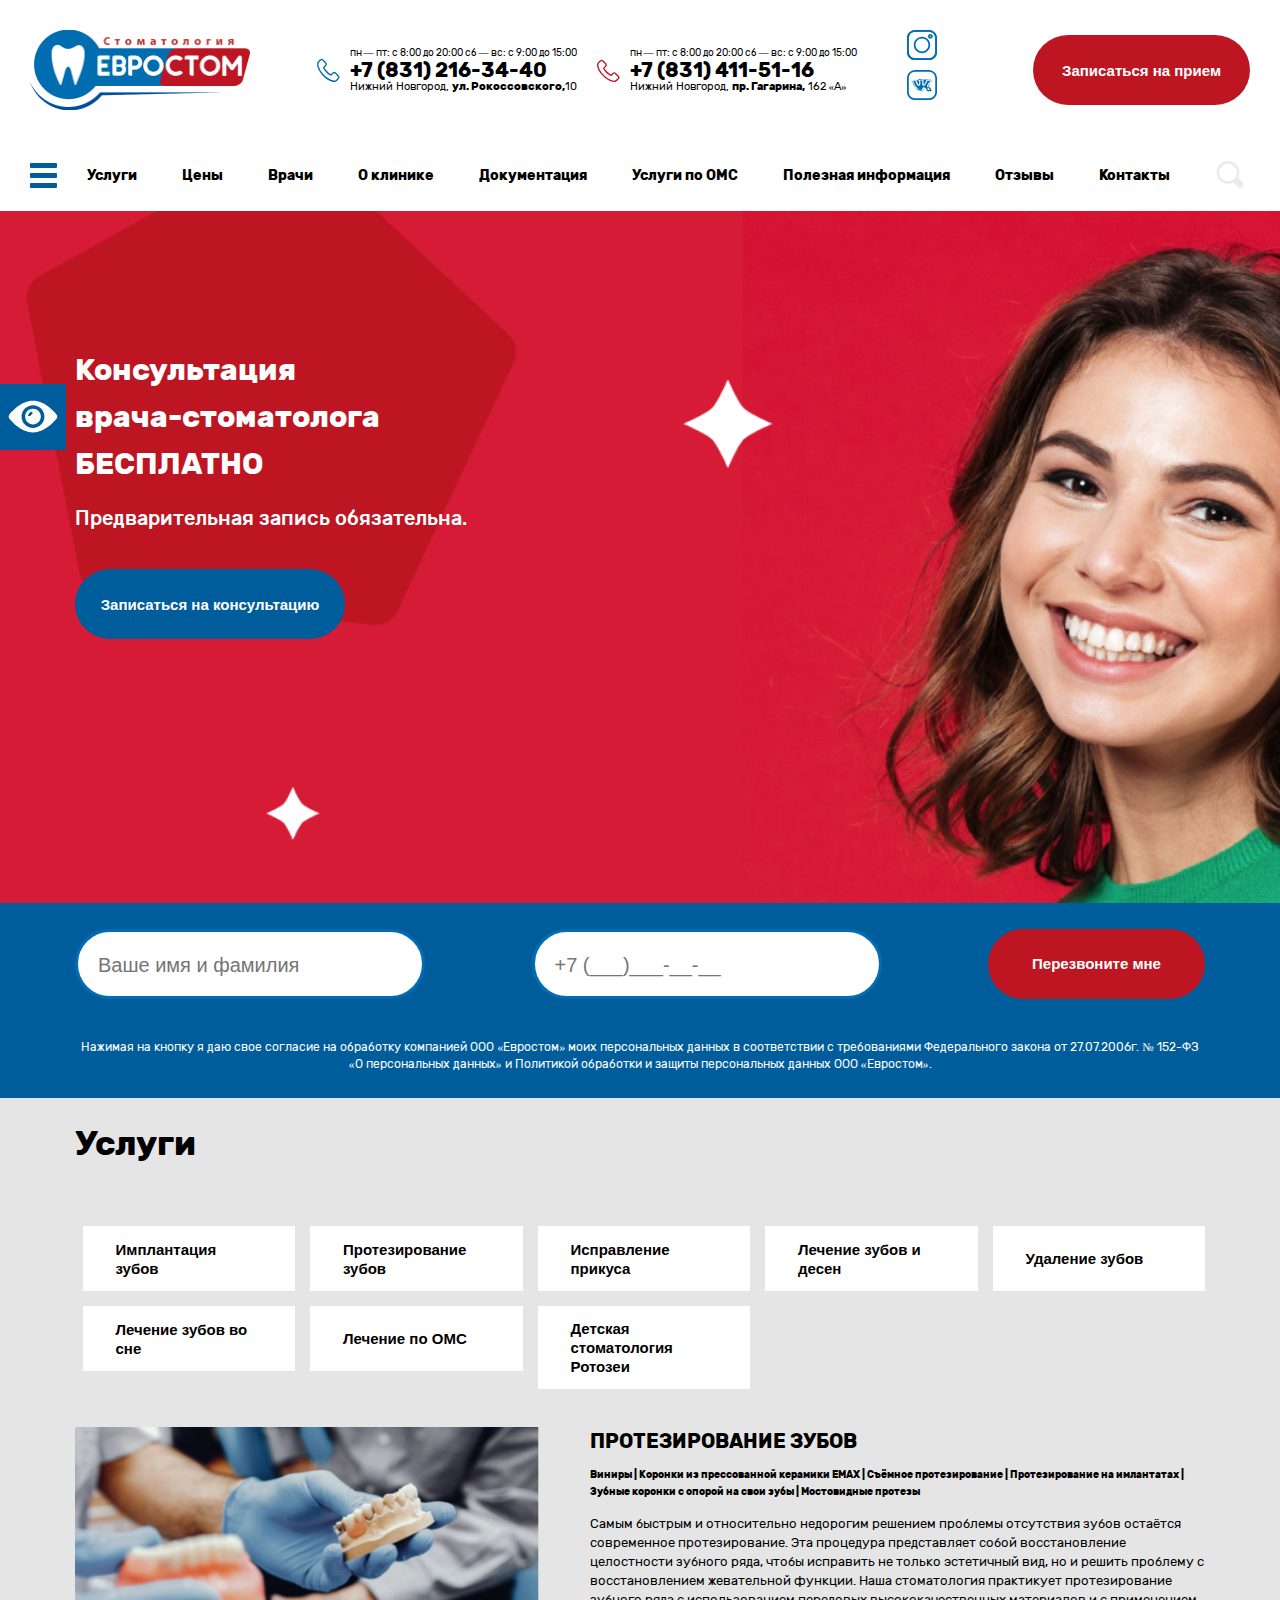
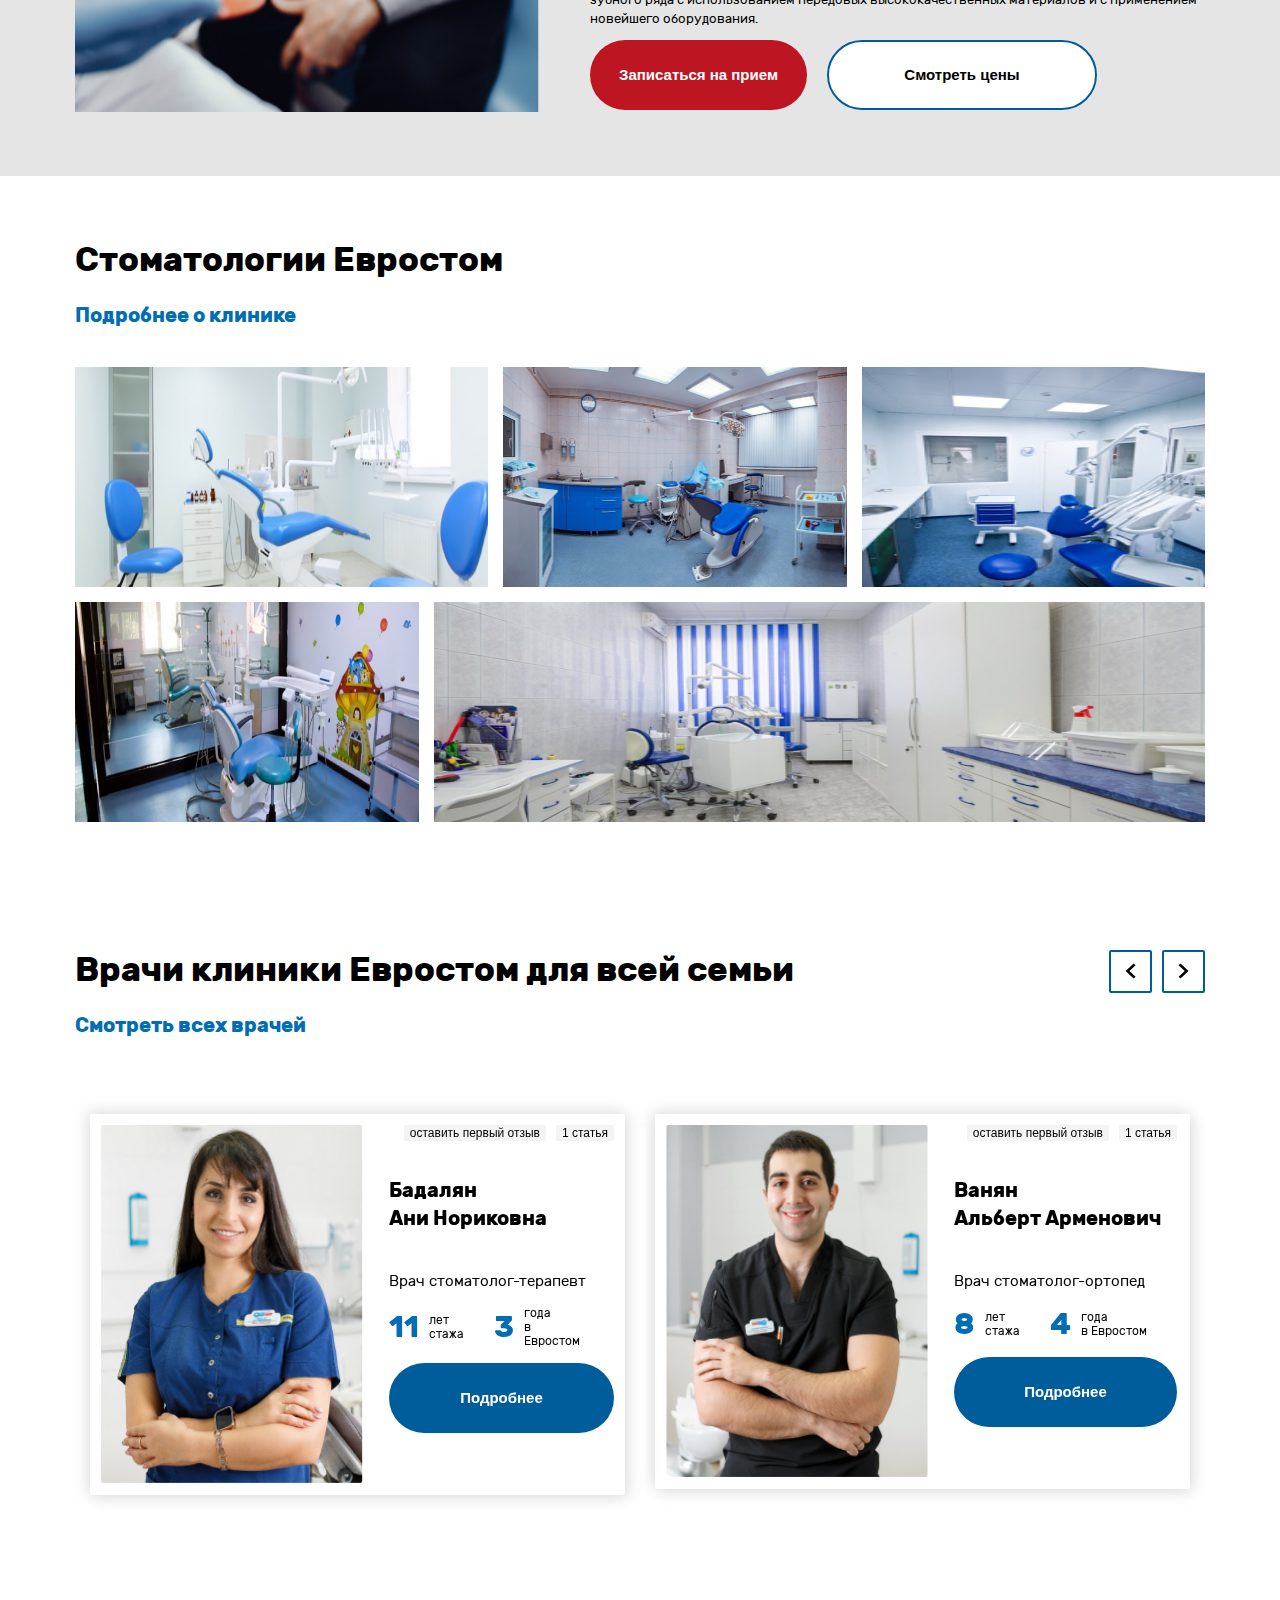
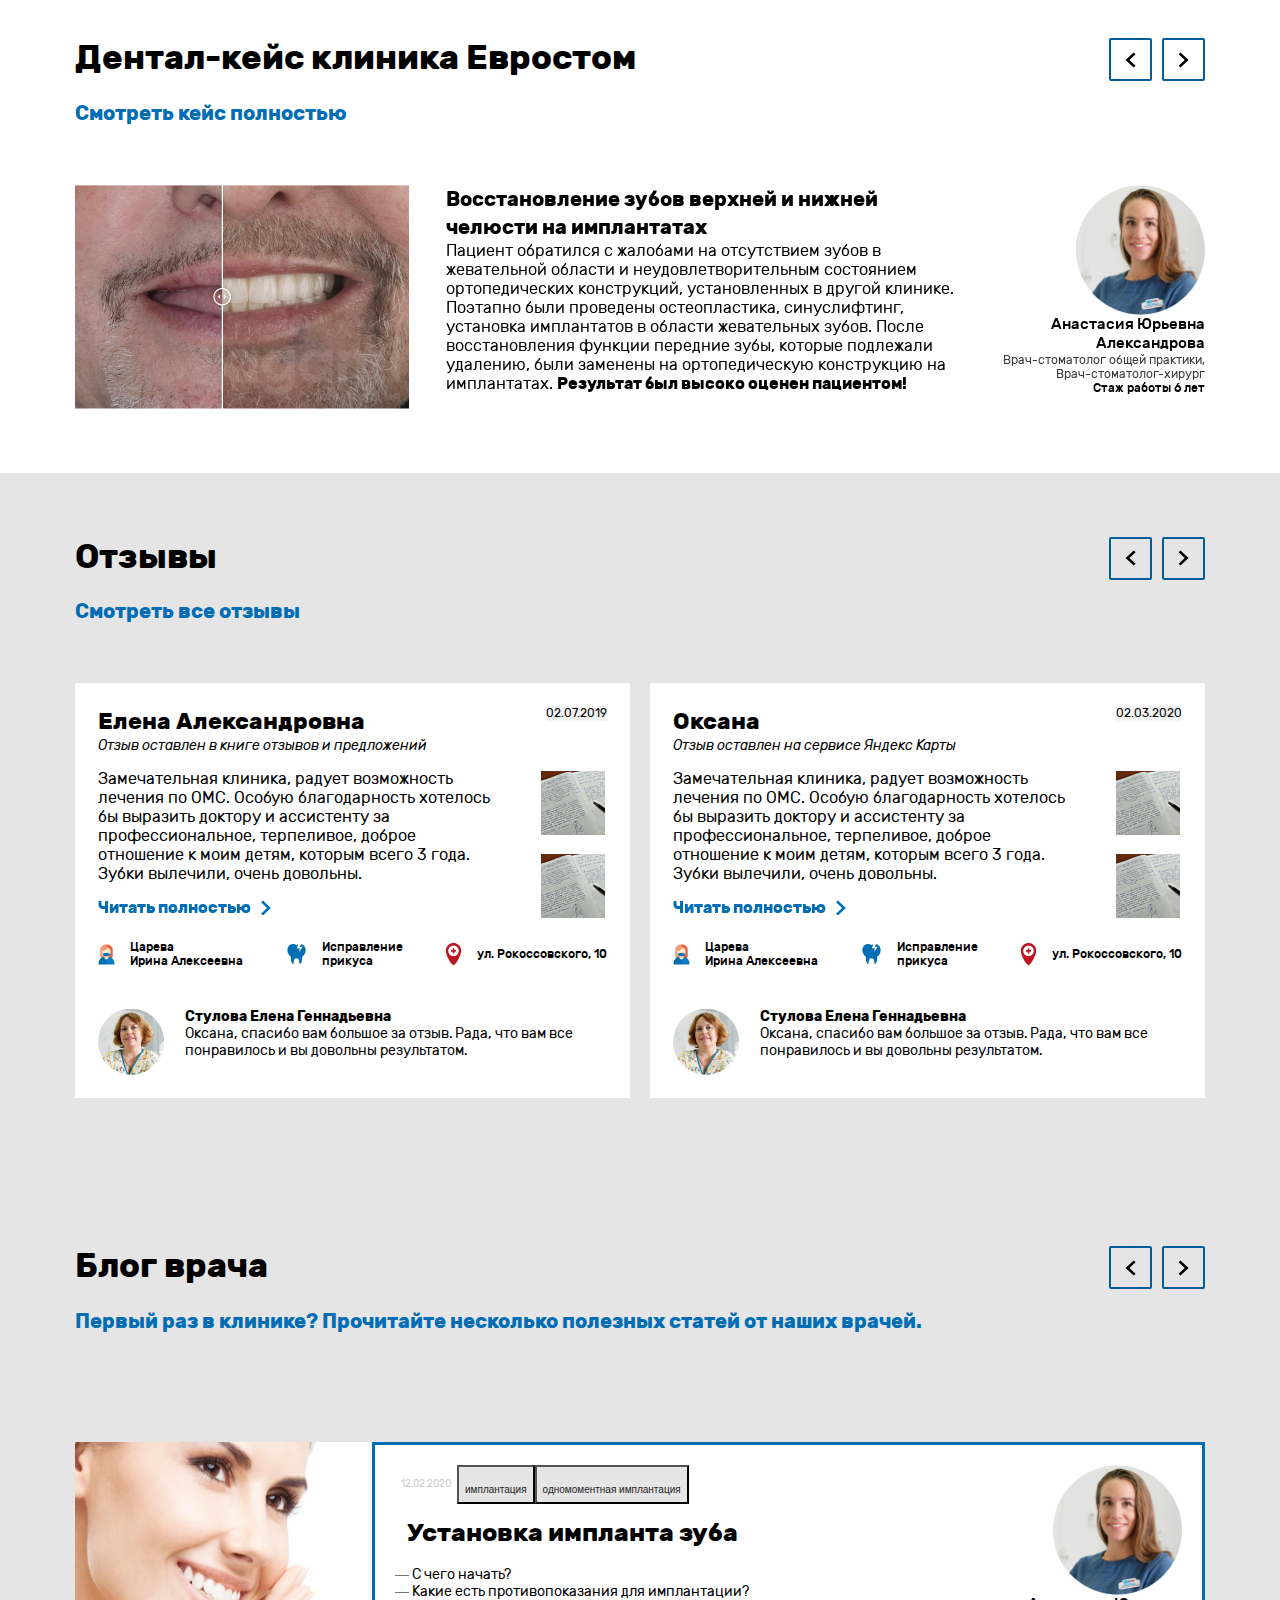
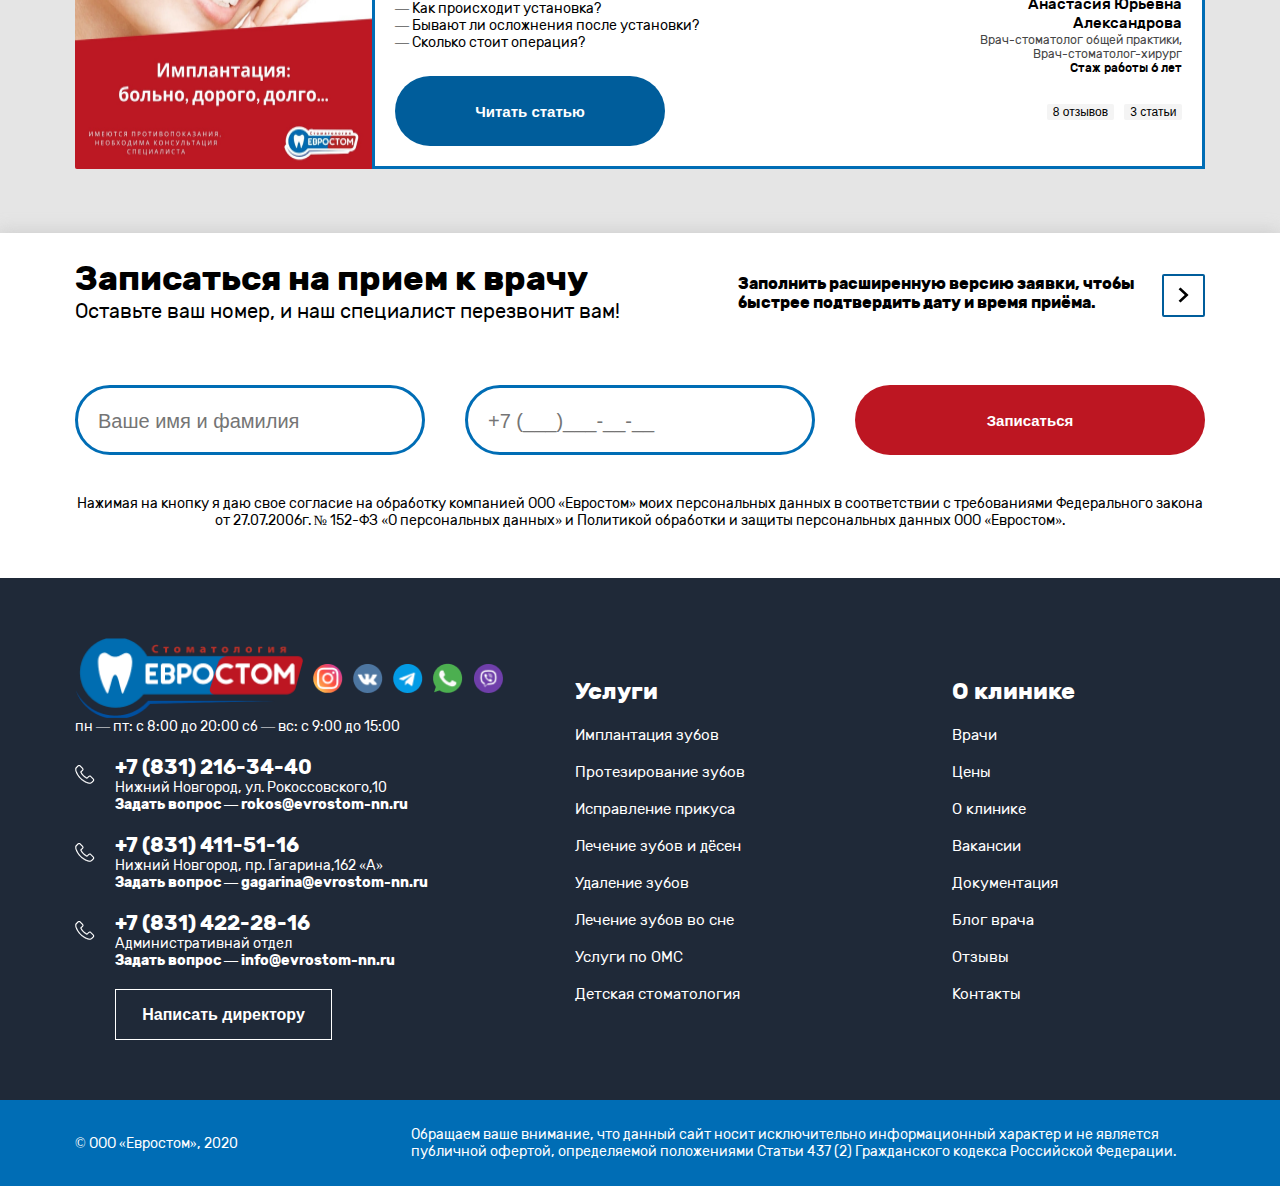
<file: index.html>
<!DOCTYPE html>
<html lang="ru">

<head>
    <meta charset="UTF-8">
    <meta name="viewport" content="width=device-width, initial-scale=1.0">
    <link rel="stylesheet" href="./normalize.css">
    <link rel="stylesheet" href="./swiper.min.css">
    <link rel="stylesheet" href="./fonts/rubik.css">
    <link rel="stylesheet" href="./style.css">
    <title>Главная</title>
</head>

<body>
    <header>




        <div class="container container_big">

            <div>
                <div class="menu">
                    <div class="burger-menu">
                        <div class="burger-menu_item"></div>
                        <div class="burger-menu_item"></div>
                        <div class="burger-menu_item"></div>
                    </div>
                    <div class="menu-links">
                        <a href="./services.html">Услуги</a>
                        <a href="./price.html">Цены</a>
                        <a href="./doctors.html">Врачи</a>
                        <a href="./about.html">О клинике</a>
                        <a href="./documentation.html">Документация</a>
                        <a href="">Услуги по ОМС</a>
                        <a href="./advisable.html">Полезная информация</a>
                        <a href="./review.html">Отзывы</a>
                        <a href="./contact.html">Контакты</a>
                    </div>
                    <button class="menu-search">
                        <svg xmlns="http://www.w3.org/2000/svg" width="28" height="27" viewBox="0 0 28 27" ll="none">
                            <path
                                d="M26.5406 21.2768L22.0967 16.8329C22.9047 15.217 23.4433 13.3317 23.4433 11.4464C23.4433 5.11721 18.3261 0 11.9969 0C5.66774 0 0.550537 5.11721 0.550537 11.4464C0.550537 17.7756 5.66774 22.8928 11.9969 22.8928C13.8822 22.8928 15.7675 22.3541 17.3835 21.5461L21.8273 25.99C23.174 27.3367 25.1939 27.3367 26.5406 25.99C27.7525 24.6434 27.7525 22.6234 26.5406 21.2768ZM11.9969 20.1995C7.14904 20.1995 3.2438 16.2943 3.2438 11.4464C3.2438 6.5985 7.14904 2.69327 11.9969 2.69327C16.8448 2.69327 20.75 6.5985 20.75 11.4464C20.75 16.2943 16.8448 20.1995 11.9969 20.1995Z"
                                fill="#EBEBEB" />
                        </svg>
                    </button>
                </div>

                <div class="burger-close"></div>

            </div>


            <div class="header">
                <div class="header-logo">
                    <a href="./index.html">
                        <img src="./img/logo.png" alt="">
                    </a>
                </div>
                <div class="header-contact">
                    <img src="./img/phone-icon.svg" alt="">
                    <div class="header-contact__wrap">
                        <p>пн — пт: с 8:00 до 20:00 сб — вс: с 9:00 до 15:00</p>
                        <a href="tel:+78312163440" class="header-contact__wrap_phone">+7 (831) 216-34-40</a>
                        <a href="" class="header-contact__wrap_link">Нижний Новгород, <strong>ул.
                                Рокоссовского,</strong>10</a>
                    </div>
                </div>
                <div class="header-contact">
                    <img src="./img/phone-icon-2.svg" alt="">
                    <div class="header-contact__wrap">
                        <p>пн — пт: с 8:00 до 20:00 сб — вс: с 9:00 до 15:00</p>
                        <a href="tel:+78314115116" class="header-contact__wrap_phone">+7 (831) 411-51-16</a>
                        <a href="" class="header-contact__wrap_link">Нижний Новгород, <strong>пр. Гагарина,</strong> 162
                            «А»</a>
                    </div>
                </div>
                <div class="header-icon">
                    <img src="./img/insta-icon.svg" alt="">
                    <img src="./img/vk-icon.svg" alt="">
                </div>
                <button class="header-button but-red">Записаться на прием</button>
            </div>

            <div class="mobile-alignment">
                <div class="mobile-phone"></div>
                <div class="mobile-close"></div>
            </div>

        </div>


    </header>

    <section class="burger-section">
        <div class="container container_big">
            <div class="menu">
                <div class="burger-menu">
                    <div class="burger-menu_item"></div>
                    <div class="burger-menu_item"></div>
                    <div class="burger-menu_item"></div>
                </div>
                <div class="menu-links">
                    <a href="./services.html">Услуги</a>
                    <a href="./price.html">Цены</a>
                    <a href="./doctors.html">Врачи</a>
                    <a href="./about.html">О клинике</a>
                    <a href="./documentation.html">Документация</a>
                    <a href="">Услуги по ОМС</a>
                    <a href="./advisable.html">Полезная информация</a>
                    <a href="./review.html">Отзывы</a>
                    <a href="./contact.html">Контакты</a>
                </div>
                <button class="menu-search">
                    <svg xmlns="http://www.w3.org/2000/svg" width="28" height="27" viewBox="0 0 28 27" fill="none">
                        <path
                            d="M26.5406 21.2768L22.0967 16.8329C22.9047 15.217 23.4433 13.3317 23.4433 11.4464C23.4433 5.11721 18.3261 0 11.9969 0C5.66774 0 0.550537 5.11721 0.550537 11.4464C0.550537 17.7756 5.66774 22.8928 11.9969 22.8928C13.8822 22.8928 15.7675 22.3541 17.3835 21.5461L21.8273 25.99C23.174 27.3367 25.1939 27.3367 26.5406 25.99C27.7525 24.6434 27.7525 22.6234 26.5406 21.2768ZM11.9969 20.1995C7.14904 20.1995 3.2438 16.2943 3.2438 11.4464C3.2438 6.5985 7.14904 2.69327 11.9969 2.69327C16.8448 2.69327 20.75 6.5985 20.75 11.4464C20.75 16.2943 16.8448 20.1995 11.9969 20.1995Z"
                            fill="#EBEBEB" />
                    </svg>
                </button>
            </div>
        </div>
    </section>

    <div class="eye">
        <svg width="50" height="50" viewBox="0 0 50 50" fill="none" xmlns="http://www.w3.org/2000/svg">
            <g clip-path="url(#clip0)">
                <path
                    d="M24.9999 16.7207C20.6492 16.7207 17.1143 20.2557 17.1143 24.6064C17.1143 28.9571 20.6492 32.4921 24.9999 32.4921C29.3507 32.4921 32.8856 28.9571 32.8856 24.6064C32.8856 20.2557 29.3507 16.7207 24.9999 16.7207ZM24.4017 22.2679C23.4228 22.2679 22.607 23.0836 22.607 24.0626H19.9966C20.051 21.6153 22.0088 19.6574 24.4017 19.6574V22.2679Z"
                    fill="white" />
                <path
                    d="M48.929 22.9753C46.2642 19.6579 36.7469 8.83545 25 8.83545C13.2531 8.83545 3.73585 19.6579 1.07103 22.9753C0.309656 23.8998 0.309656 25.2594 1.07103 26.2383C3.73585 29.5558 13.2531 40.3782 25 40.3782C36.7469 40.3782 46.2642 29.5558 48.929 26.2383C49.6903 25.3138 49.6903 23.9542 48.929 22.9753ZM25 36.0275C18.6915 36.0275 13.5794 30.9154 13.5794 24.6068C13.5794 18.2983 18.6915 13.1862 25 13.1862C31.3085 13.1862 36.4206 18.2983 36.4206 24.6068C36.4206 30.9154 31.3085 36.0275 25 36.0275Z"
                    fill="white" />
            </g>
            <defs>
                <clipPath id="clip0">
                    <rect width="49" height="49" fill="white" transform="translate(0.5 0.106445)" />
                </clipPath>
            </defs>
        </svg>
    </div>
    <section class="banner">
        <div class="bg-mobile1"></div>
        <div class="container">
            <div class="banner-wrap">
                <div class="banner-text">
                    <h1>Консультация <br>врача-стоматолога <br>БЕСПЛАТНО</h1>
                    <h2>Предварительная запись обязательна.</h2>
                    <button class="but-blue">Записаться на консультацию</button>
                </div>
            </div>
        </div>
    </section>

    <section class="banner-form">
        <div class="container">
            <div class="banner-form__wrap">
                <form class="form">
                    <input type="text" placeholder="Ваше имя и фамилия">
                    <input type="text" placeholder="+7 (___)___-__-__">
                    <button class="but-red">Перезвоните мне</button>
                </form>
                <a href="">Нажимая на кнопку я даю свое согласие на обработку компанией ООО
                    «Евростом» моих персональных данных в соответствии с
                    требованиями Федерального закона от 27.07.2006г. № 152-ФЗ «О персональных данных» и Политикой
                    обработки и защиты
                    персональных данных ООО «Евростом».</a>
            </div>
        </div>
    </section>

    <section class="services">
        <div class="container">
            <div class="title title-center">
                <h2>Услуги</h2>
            </div>
            <div class="services-wrap">
                <button class="services-wrap__button"><a href="./implant.html"> Имплантация зубов</a></button>
                <button class="services-wrap__button"><a href=""> Протезирование зубов</a></button>
                <div class="mobile-prosthesis">
                    <div class="title">Протезирование зубов</div>
                    <p>Виниры | Коронки из прессованной керамики EMAX | Съёмное протезирование | Протезирование на
                        имлантатах | Зубные коронки
                        с опорой на свои зубы | Мостовидные протезы</p>
                    <span>Самым быстрым и относительно недорогим решением проблемы отсутствия зубов остаётся современное
                        протезирование. Эта
                        процедура представляет собой восстановление целостности зубного ряда, чтобы исправить не только
                        эстетичный вид, но и
                        решить проблему с восстановлением жевательной функции. Наша стоматология практикует
                        протезирование зубного ряда с
                        использованием передовых высококачественных материалов и с применением новейшего
                        оборудования.</span>
                    <div class="but-wrap">
                        <button class="but-red">Записаться на прием</button>
                        <button class="but-trans">Смотреть цены</button>
                    </div>
                </div>
                <button class="services-wrap__button"><a href=""> Исправление прикуса</a></button>
                <button class="services-wrap__button"><a href=""> Лечение зубов и десен</a></button>
                <button class="services-wrap__button"><a href=""> Удаление зубов</a></button>
                <button class="services-wrap__button"><a href=""> Лечение зубов во сне</a></button>
                <button class="services-wrap__button"><a href=""> Лечение по ОМС</a></button>
                <button class="services-wrap__button"><a href="./rotozei.html"> Детская стоматология <span><span
                                class="green">Р</span><span class="red">о</span><span class="blue">т</span><span
                                class="red">о</span><span class="green">з</span><span class="red">е</span><span
                                class="blue">и</span></span></a></button>
            </div>
            <div class="services-item service-item_none">
                <img src="./img/ser-1.png" alt="">
                <div class="services-item__text">
                    <div class="title">Протезирование зубов</div>
                    <p>Виниры | Коронки из прессованной керамики EMAX | Съёмное протезирование | Протезирование на
                        имлантатах | Зубные коронки
                        с опорой на свои зубы | Мостовидные протезы</p>
                    <span>Самым быстрым и относительно недорогим решением проблемы отсутствия зубов остаётся современное
                        протезирование. Эта
                        процедура представляет собой восстановление целостности зубного ряда, чтобы исправить не только
                        эстетичный вид, но и
                        решить проблему с восстановлением жевательной функции. Наша стоматология практикует
                        протезирование зубного ряда с
                        использованием передовых высококачественных материалов и с применением новейшего
                        оборудования.</span>
                    <div class="but-wrap">
                        <button class="but-red">Записаться на прием</button>
                        <button class="but-trans">Смотреть цены</button>
                    </div>
                </div>
            </div>
        </div>
    </section>

    <section class="evrostom">
        <div class="container">
            <div class="title">
                <h2>Стоматологии Евростом</h2>
                <a href="">Подробнее о клинике</a>
            </div>
            <div class="evrostom-wrap">
                <div class="evrostom-row">
                    <div class="evrostom-item evrostom-item_big ">
                        <img src="./img/e-1.png" alt="">
                        <div class="evrostom-item__text">
                            Специалисты регулярно проходят курсы повышения квалификации и разбирают сложные случаи в
                            разделе Блог.
                        </div>
                        <div class="shadow"></div>
                    </div>
                    <div class="evrostom-item">
                        <img src="./img/e-2.png" alt="">
                        <div class="evrostom-item__text">
                            Индивидуальный подход к каждому пациенту. Оставьте заявку, мы вам перезвоним.
                        </div>
                        <div class="shadow"></div>
                    </div>
                    <div class="evrostom-item">
                        <img src="./img/e-3.png" alt="">
                        <div class="evrostom-item__text">
                            Принимаем как по ОМС, так и по ДМС
                        </div>
                        <div class="shadow"></div>
                    </div>
                </div>
                <div class="evrostom-row">
                    <div class="evrostom-item">
                        <img src="./img/e-4.png" alt="">
                        <div class="evrostom-item__text">
                            Полный спектр стоматологических услуг.
                        </div>
                        <div class="shadow"></div>
                    </div>
                    <div class="evrostom-item evrostom-item_big">
                        <img src="./img/e-5.png" alt="">
                        <div class="evrostom-item__text">
                            В клиниках используем только самое современное оборудование и одноразовые расходные
                            материалы. Материалы
                            заказываем в
                            Германии.
                        </div>
                        <div class="shadow"></div>
                    </div>
                </div>
            </div>
        </div>
    </section>

    <section class="doctors-slide">
        <div class="container">
            <div class="row">
                <div class="title">
                    <h2>Врачи клиники Евростом для всей семьи</h2>
                    <a href="">Смотреть всех врачей</a>
                    <div class="buttons">
                        <div class="slider-button doctors-button_prev">
                            <svg width="11" height="16" viewBox="0 0 11 16" fill="none"
                                xmlns="http://www.w3.org/2000/svg">
                                <path
                                    d="M10.5937 13.7088L4.41033 7.97754L10.5937 2.24631L8.68549 0.477539L0.59375 7.97754L8.68549 15.4775L10.5937 13.7088Z"
                                    fill="black" />
                            </svg>
                        </div>
                        <div class="slider-button doctors-button_next">
                            <svg width="11" height="16" viewBox="0 0 11 16" fill="none"
                                xmlns="http://www.w3.org/2000/svg">
                                <path
                                    d="M0.593749 2.24631L6.77717 7.97754L0.59375 13.7088L2.50201 15.4775L10.5937 7.97754L2.50201 0.477539L0.593749 2.24631Z"
                                    fill="black" />
                            </svg>
                        </div>
                    </div>
                </div>
            </div>
            <div class="swiper-container doctors-container">
                <div class="swiper-wrapper doctors-wrap">
                    <div class="swiper-slide doctors-item">
                        <img src="./img/d-1.png" alt="">
                        <div class="doctors-item__text">
                            <div class="title"> Бадалян <br> Ани Нориковна </div>
                            <p>Врач стоматолог-терапевт</p>
                            <div class="row">
                                <div class="year">
                                    <div class="num">11</div>
                                    <div class="text">лет<br> стажа</div>
                                </div>
                                <div class="year">
                                    <div class="num">3</div>
                                    <div class="text">года <br>в Евростом</div>
                                </div>
                            </div>
                            <div class="doctors-button-container">
                                <button class="but-blue">Подробнее</button>
                            </div>
                            <div class="button-row">
                                <button class="rev">оставить первый отзыв</button>
                                <button class="art">1 статья</button>
                            </div>
                        </div>
                    </div>
                    <div class="swiper-slide doctors-item">
                        <img src="./img/d-2.png" alt="">
                        <div class="doctors-item__text">
                            <div class="title"> Ванян <br>Альберт Арменович </div>
                            <p>Врач стоматолог-ортопед</p>
                            <div class="row">
                                <div class="year">
                                    <div class="num">8</div>
                                    <div class="text">лет<br> стажа</div>
                                </div>
                                <div class="year">
                                    <div class="num">4</div>
                                    <div class="text">года <br>в Евростом</div>
                                </div>
                            </div>
                            <div class="doctors-button-container">
                                <button class="but-blue">Подробнее</button>
                            </div>
                            <div class="button-row">
                                <button class="rev">оставить первый отзыв</button>
                                <button class="art">1 статья</button>
                            </div>
                        </div>
                    </div>
                </div>
            </div>
        </div>
    </section>

    <section class="case">
        <div class="container">
            <div class="row">
                <div class="title">
                    <h2>Дентал-кейс клиника Евростом</h2>
                    <a href="">Смотреть кейс полностью</a>
                    <div class="buttons">
                        <div class="slider-button case-button_prev">
                            <svg width="11" height="16" viewBox="0 0 11 16" fill="none"
                                xmlns="http://www.w3.org/2000/svg">
                                <path
                                    d="M10.5937 13.7088L4.41033 7.97754L10.5937 2.24631L8.68549 0.477539L0.59375 7.97754L8.68549 15.4775L10.5937 13.7088Z"
                                    fill="black" />
                            </svg>
                        </div>
                        <div class="slider-button case-button_next">
                            <svg width="11" height="16" viewBox="0 0 11 16" fill="none"
                                xmlns="http://www.w3.org/2000/svg">
                                <path
                                    d="M0.593749 2.24631L6.77717 7.97754L0.59375 13.7088L2.50201 15.4775L10.5937 7.97754L2.50201 0.477539L0.593749 2.24631Z"
                                    fill="black" />
                            </svg>
                        </div>
                    </div>
                </div>
            </div>
            <div class="swiper-container case-container">
                <div class="swiper-wrapper case-wrap">
                    <div class="case-item swiper-slide">
                        <div class="case-item_img">
                            <img src="./img/c-1.png" alt="">
                        </div>


                        <div class="case-item_text">
                            <p class="visually-hidden">Восстановление зубов верхней и нижней челюсти на имплантатах
                            </p>
                            <span>Пациент обратился с жалобами на отсутствием зубов в жевательной области и
                                неудовлетворительным состоянием ортопедических
                                конструкций, установленных в другой клинике. Поэтапно были проведены остеопластика,
                                синуслифтинг, установка имплантатов
                                в области жевательных зубов. После восстановления функции передние зубы, которые
                                подлежали удалению, были заменены на
                                ортопедическую конструкцию на имплантатах. <strong>Результат был высоко оценен
                                    пациентом!</strong></span>
                        </div>
                        <div class="case-mobile-bio">
                            <p class="dectop-hidden">Восстановление зубов верхней и нижней челюсти на имплантатах</p>
                            <div class="case-item_bio">

                                <img src="./img/1-1.png" alt="">
                                <p>Анастасия Юрьевна <br>Александрова</p>
                                <span>Врач-стоматолог общей практики,<br> Врач-стоматолог-хирург</span>
                                <div class="year">Стаж работы 6 лет</div>
                            </div>
                        </div>
                    </div>
                    <div class="case-item swiper-slide">
                        <div class="case-item_img">
                            <img src="./img/c-1.png" alt="">
                        </div>
                        <div class="case-item_text">
                            <p class="visually-hidden">Восстановление зубов верхней и нижней челюсти на имплантатах</p>
                            <span>Пациент обратился с жалобами на отсутствием зубов в жевательной области и
                                неудовлетворительным состоянием ортопедических
                                конструкций, установленных в другой клинике. Поэтапно были проведены остеопластика,
                                синуслифтинг, установка имплантатов
                                в области жевательных зубов. После восстановления функции передние зубы, которые
                                подлежали удалению, были заменены на
                                ортопедическую конструкцию на имплантатах. <strong>Результат был высоко оценен
                                    пациентом!</strong></span>
                        </div>
                        <div class="case-mobile-bio">
                            <p class="dectop-hidden">Восстановление зубов верхней и нижней челюсти на имплантатах</p>
                            <div class="case-item_bio">
                                <img src="./img/1-1.png" alt="">
                                <p>Анастасия Юрьевна <br>Александрова</p>
                                <span>Врач-стоматолог общей практики,<br> Врач-стоматолог-хирург</span>
                                <div class="year">Стаж работы 6 лет</div>
                            </div>
                        </div>
                    </div>
                </div>
            </div>
    </section>

    <section class="review review-main">
        <div class="container">
            <div class="title title-m">
                <h2>Отзывы</h2>
                <a href="">Смотреть все отзывы</a>
                <div class="buttons">
                    <div class="slider-button review-button_prev">
                        <svg width="11" height="16" viewBox="0 0 11 16" fill="none" xmlns="http://www.w3.org/2000/svg">
                            <path
                                d="M10.5937 13.7088L4.41033 7.97754L10.5937 2.24631L8.68549 0.477539L0.59375 7.97754L8.68549 15.4775L10.5937 13.7088Z"
                                fill="black" />
                        </svg>
                    </div>
                    <div class="slider-button review-button_next">
                        <svg width="11" height="16" viewBox="0 0 11 16" fill="none" xmlns="http://www.w3.org/2000/svg">
                            <path
                                d="M0.593749 2.24631L6.77717 7.97754L0.59375 13.7088L2.50201 15.4775L10.5937 7.97754L2.50201 0.477539L0.593749 2.24631Z"
                                fill="black" />
                        </svg>
                    </div>
                </div>
            </div>
            <div class="swiper-container review-slider">
                <div class="swiper-wrapper review-wrap">
                    <div class="review-item swiper-slide">
                        <div class="row">
                            <div class="review-item_title">
                                <div class="name">Елена Александровна</div>
                                <p>Отзыв оставлен в книге отзывов и предложений</p>
                            </div>
                            <div class="review-date review-date_main">02.07.2019</div>
                        </div>
                        <div class="row">
                            <div class="text">
                                <p>Замечательная клиника, радует возможность лечения по ОМС. Особую благодарность
                                    хотелось бы выразить доктору и ассистенту
                                    за профессиональное, терпеливое, доброе отношение к моим детям, которым всего 3
                                    года. Зубки вылечили, очень довольны.</p>
                                <a href="">Читать полностью</a>
                            </div>
                            <div class="review-img">
                                <img src="./img/r-1.png" alt="">
                                <img src="./img/r-1.png" alt="">
                            </div>
                        </div>
                        <div class="row row-main">
                            <div class="review-item__icon">
                                <img src="./img/girl.png" alt="">
                                <p>Царева <br>Ирина Алексеевна</p>
                            </div>
                            <div class="review-item__icon">
                                <img src="./img/tooth.png" alt="">
                                <p>Исправление <br>прикуса</p>
                            </div>
                            <div class="review-item__icon">
                                <img src="./img/place.png" alt="">
                                <p>ул. Рокоссовского, 10</p>
                            </div>
                        </div>
                        <div class="row row-last">
                            <div class="desctop_version">
                                <img src="./img/d-3.png" alt="">
                                <div class="review-item_bio">
                                    <p>Стулова Елена Геннадьевна</p>
                                    <span>Оксана, спасибо вам большое за отзыв. Рада, что вам все понравилось и вы
                                        довольны
                                        результатом.</span>
                                </div>
                            </div>
                            <div class="review-item_bio review-item_bio_last">
                                <img src="./img/d-3.png" alt="">
                                <p>Стулова Елена Геннадьевна</p>
                                <span>Оксана, спасибо вам большое за отзыв. Рада, что вам все понравилось и вы довольны
                                    результатом.</span>
                            </div>
                        </div>
                    </div>
                    <div class="review-item swiper-slide">
                        <div class="row">
                            <div class="review-item_title">
                                <div class="name">Оксана</div>
                                <p>Отзыв оставлен на сервисе Яндекс Карты</p>
                            </div>
                            <div class="review-date review-date_main">02.03.2020</div>
                        </div>
                        <div class="row">
                            <div class="text">
                                <p>Замечательная клиника, радует возможность лечения по ОМС. Особую благодарность
                                    хотелось бы выразить доктору и ассистенту
                                    за профессиональное, терпеливое, доброе отношение к моим детям, которым всего 3
                                    года. Зубки вылечили, очень довольны.</p>
                                <a href="">Читать полностью</a>
                            </div>
                            <div class="review-img">
                                <img src="./img/r-1.png" alt="">
                                <img src="./img/r-1.png" alt="">
                            </div>
                        </div>
                        <div class="row row-main">
                            <div class="review-item__icon">
                                <img src="./img/girl.png" alt="">
                                <p>Царева <br>Ирина Алексеевна</p>
                            </div>
                            <div class="review-item__icon">
                                <img src="./img/tooth.png" alt="">
                                <p>Исправление <br>прикуса</p>
                            </div>
                            <div class="review-item__icon">
                                <img src="./img/place.png" alt="">
                                <p>ул. Рокоссовского, 10</p>
                            </div>
                        </div>

                        <div class="row row-last">
                            <div class="desctop_version">
                                <img src="./img/d-3.png" alt="">
                                <div class="review-item_bio">
                                    <p>Стулова Елена Геннадьевна</p>
                                    <span>Оксана, спасибо вам большое за отзыв. Рада, что вам все понравилось и вы
                                        довольны
                                        результатом.</span>
                                </div>
                            </div>
                            <div class="review-item_bio review-item_bio_last">
                                <img src="./img/d-3.png" alt="">
                                <p>Стулова Елена Геннадьевна</p>
                                <span>Оксана, спасибо вам большое за отзыв. Рада, что вам все понравилось и вы довольны
                                    результатом.</span>
                            </div>
                        </div>
                    </div>
                </div>
            </div>
        </div>
    </section>

    <section class="blog">
        <div class="container">
            <div class="title">
                <h2>Блог врача</h2>
                <a href="">Первый раз в клинике? Прочитайте несколько полезных статей от наших врачей.</a>
                <div class="buttons">
                    <div class="slider-button blog-button_prev">
                        <svg width="11" height="16" viewBox="0 0 11 16" fill="none" xmlns="http://www.w3.org/2000/svg">
                            <path
                                d="M10.5937 13.7088L4.41033 7.97754L10.5937 2.24631L8.68549 0.477539L0.59375 7.97754L8.68549 15.4775L10.5937 13.7088Z"
                                fill="black" />
                        </svg>
                    </div>
                    <div class="slider-button blog-button_next">
                        <svg width="11" height="16" viewBox="0 0 11 16" fill="none" xmlns="http://www.w3.org/2000/svg">
                            <path
                                d="M0.593749 2.24631L6.77717 7.97754L0.59375 13.7088L2.50201 15.4775L10.5937 7.97754L2.50201 0.477539L0.593749 2.24631Z"
                                fill="black" />
                        </svg>
                    </div>
                </div>
            </div>
            <div class="swiper-container blog-container">
                <div class="swiper-wrapper">
                    <div class="blog-wrap swiper-slide">
                        <img src="./img/b-1.png" alt="">
                        <div class="blog-item">
                            <div class="blog-item_wrap">
                                <div class="blog-item_buttons">
                                    <button class="date">12.02.2020</button>
                                    <button class="implant">имплантация</button>
                                    <button class="implant">одномоментная имплантация</button>
                                </div>
                                <div class="blog-item_title">Установка импланта зуба</div>
                                <div class="blog-item_p">
                                    <p>— С чего начать?</p>
                                    <p>— Какие есть противопоказания для имплантации?</p>
                                    <p>— Как происходит установка?</p>
                                    <p>— Бывают ли осложнения после установки?</p>
                                    <p>— Сколько стоит операция?</p>
                                </div>
                                <button class="but-blue">Читать статью</button>
                            </div>
                            <div class="blog-item_bio">
                                <img src="./img/1-1.png" alt="">
                                <p>Анастасия Юрьевна <br>Александрова</p>
                                <span>Врач-стоматолог общей практики,<br> Врач-стоматолог-хирург</span>
                                <div class="year">Стаж работы 6 лет</div>
                                <div class="button-row button-row_bottom">
                                    <button class="rev">8 отзывов</button>
                                    <button class="art">3 статьи</button>
                                </div>
                            </div>
                        </div>
                    </div>
                    <div class="blog-wrap swiper-slide">
                        <img src="./img/b-1.png" alt="">
                        <div class="blog-item">
                            <div class="blog-item_wrap">
                                <div class="blog-item_buttons">
                                    <button class="date">12.02.2020</button>
                                    <button class="implant">имплантация</button>
                                    <button class="implant">одномоментная имплантация</button>
                                </div>
                                <div class="blog-item_title">Установка импланта зуба</div>
                                <div class="blog-item_p">
                                    <p>— С чего начать?</p>
                                    <p>— Какие есть противопоказания для имплантации?</p>
                                    <p>— Как происходит установка?</p>
                                    <p>— Бывают ли осложнения после установки?</p>
                                    <p>— Сколько стоит операция?</p>
                                </div>
                                <button class="but-blue">Читать статью</button>
                            </div>
                            <div class="blog-item_bio">
                                <img src="./img/1-1.png" alt="">
                                <p>Анастасия Юрьевна <br>Александрова</p>
                                <span>Врач-стоматолог общей практики,<br> Врач-стоматолог-хирург</span>
                                <div class="year">Стаж работы 6 лет</div>
                                <div class="button-row  button-row_bottom">
                                    <button class="rev">8 отзывов</button>
                                    <button class="art">3 статьи</button>
                                </div>
                            </div>
                        </div>
                    </div>
                </div>
            </div>
        </div>
    </section>

    <section class="signup">
        <div class="container">
            <div class="row">
                <div class="title">
                    <h2>Записаться на прием к врачу</h2>
                    <a href="">Оставьте ваш номер, и наш специалист перезвонит вам!</a>
                    <div class="buttons">
                        <p class="signup-text">Заполнить расширенную версию заявки, чтобы быстрее подтвердить дату и
                            время приёма.</p>
                        <div class="slider-button slider-button_next">
                            <svg width="11" height="16" viewBox="0 0 11 16" fill="none"
                                xmlns="http://www.w3.org/2000/svg">
                                <path
                                    d="M0.593749 2.24631L6.77717 7.97754L0.59375 13.7088L2.50201 15.4775L10.5937 7.97754L2.50201 0.477539L0.593749 2.24631Z"
                                    fill="black" />
                            </svg>
                        </div>
                    </div>
                </div>
            </div>
            <div class="signup-form__wrap">
                <form class="form">
                    <input type="text" placeholder="Ваше имя и фамилия">
                    <input type="text" placeholder="+7 (___)___-__-__">
                    <button class="but-red">Записаться</button>
                </form>
                <a href="">Нажимая на кнопку я даю свое согласие на обработку компанией ООО «Евростом» моих персональных
                    данных в
                    соответствии с
                    требованиями Федерального закона от 27.07.2006г. № 152-ФЗ «О персональных данных» и Политикой
                    обработки и защиты
                    персональных данных ООО «Евростом».</a>
            </div>
        </div>
    </section>

    <footer class="footer">
        <div class="container">
            <div class="row">
                <div class="footer-wrap">
                    <div class="footer-item">
                        <div class="row row-invert">
                            <div class="footer-item_logomobile"><img src="./img/logo-2.png" alt=""
                                    class="footer-item_logo"></div>
                            <div class="footer-item_icons">
                                <a href=""><img src="./img/insta-2.png" alt=""></a>
                                <a href=""><img src="./img/vk-2.png" alt=""></a>
                                <a href=""><img src="./img/telegram-2.png" alt=""></a>
                                <a href=""><img src="./img/whatsup-2.png" alt=""></a>
                                <a href=""><img src="./img/viber-3.png" alt=""></a>
                            </div>
                        </div>
                        <div class="footer-item_time"> пн — пт: с 8:00 до 20:00 сб — вс: с 9:00 до 15:00 </div>
                        <div class="footer-contact">
                            <img src="./img/phone-white.png" alt="">
                            <div class="footer-contact__wrap">
                                <a href="tel:+78312163440" class="footer-contact__wrap_phone">+7 (831) 216-34-40</a>
                                <a href="" class="footer-contact__wrap_link">Нижний Новгород, ул. Рокоссовского,10</a>
                                <a href="mail:rokos@evrostom-nn.ru" class="footer-contact__wrap_mail">Задать вопрос —
                                    rokos@evrostom-nn.ru</a>
                            </div>
                        </div>
                        <div class="footer-contact">
                            <img src="./img/phone-white.png" alt="">
                            <div class="footer-contact__wrap">
                                <a href="tel:+78314115116" class="footer-contact__wrap_phone">+7 (831) 411-51-16</a>
                                <a href="" class="footer-contact__wrap_link">Нижний Новгород, пр. Гагарина,162 «А»</a>
                                <a href="mail:gagarina@evrostom-nn.ru" class="footer-contact__wrap_mail">Задать вопрос —
                                    gagarina@evrostom-nn.ru</a>
                            </div>
                        </div>
                        <div class="footer-contact">
                            <img src="./img/phone-white.png" alt="">
                            <div class="footer-contact__wrap">
                                <a href="tel:+78314222816" class="footer-contact__wrap_phone">+7 (831) 422-28-16</a>
                                <a href="" class="footer-contact__wrap_link">Административнай отдел</a>
                                <a href="mail:info@evrostom-nn.ru" class="footer-contact__wrap_mail">Задать вопрос —
                                    info@evrostom-nn.ru</a>
                            </div>
                        </div>
                        <button class="footer-button">Написать директору</button>
                    </div>
                </div>
                <div class="footer-wrap">
                    <div class="footer-item_links">
                        <p>Услуги</p>
                        <a href="./implant.html">Имплантация зубов</a>
                        <a href="">Протезирование зубов</a>
                        <a href="">Исправление прикуса</a>
                        <a href="">Лечение зубов и дёсен</a>
                        <a href="">Удаление зубов</a>
                        <a href="">Лечение зубов во сне</a>
                        <a href="">Услуги по ОМС</a>
                        <a href="./rotozei.html">Детская стоматология</a>
                    </div>
                    <div class="footer-item_links">
                        <p>О клинике</p>
                        <a href="./doctors.html">Врачи </a>
                        <a href="./price.html">Цены</a>
                        <a href="./about.html">О клинике</a>
                        <a href="./vacancies.html">Вакансии</a>
                        <a href="./documentation.html">Документация</a>
                        <a href="./advisable.html">Блог врача</a>
                        <a href="./review.html">Отзывы</a>
                        <a href="./contact.html">Контакты</a>
                    </div>
                </div>
            </div>
        </div>
    </footer>

    <section class="info">
        <div class="container">
            <div class="row">
                <div class="text">© OOO «Евростом», 2020</div>
                <p>Обращаем ваше внимание, что данный сайт носит исключительно информационный характер и не является
                    публичной офертой, определяемой положениями Статьи 437 (2) Гражданского кодекса Российской
                    Федерации.</p>
            </div>
        </div>
    </section>

    <div class="scroll-top">
        <svg width="16" height="11" viewBox="0 0 16 11" fill="none" xmlns="http://www.w3.org/2000/svg">
            <path
                d="M2.16586 10.7643L7.89709 4.58087L13.6283 10.7643L15.3971 8.85602L7.89709 0.764283L0.397095 8.85602L2.16586 10.7643Z"
                fill="black" />
        </svg>
    </div>


    <div class="modal-mobile modal-mobile_phone">
        <div class="modal-mobile_contact_info">
            <p>пн — пт: с 8:00 до 20:00 сб — вс: с 9:00 до 15:00</p>
            <a href="tel:+78314115116">+7 (831) 411-51-16</a><br>
            <a href="" class="header-contact__wrap_link">Нижний Новгород, <strong>пр. Гагарина</strong>, 162 «А»</a>
        </div>
        <div class="modal-mobile_contact_info">
            <p>пн — пт: с 8:00 до 20:00 сб — вс: с 9:00 до 15:00</p>
            <a href="tel:+78312163440">+7 (831) 216-34-40</a><br>
            <a href="" class="header-contact__wrap_link">Нижний Новгород, <strong>ул. Рокоссовского</strong>, 10</a>
        </div>
        <div class="modal-mobile_social_links">
            <ul>
                <li><a href=""><img src="./img/insta_mobile.png" alt=""></a></li>
                <li><a href=""><img src="./img/vk_mobile.png" alt=""></a></li>
                <li><a href=""><img src="./img/telegram_mobile.png" alt=""></a></li>
                <li><a href=""><img src="./img/whatsup_mobile.png" alt=""></a></li>
                <li><a href=""><img src="./img/viber_mobile.png" alt=""></a></li>
            </ul>
        </div>
        <div class="mobile-container_button">
            <button class="but-red">Записаться на прием</button>
        </div>
    </div>

    <div class="modal-menu modal-menu_burger">
        <div class="find-mobile">

            <input type="text" class="find-text">
            <button class="button-find-mobile">Найти</button>
        </div>
        <ul class="modal-menu_navigation">
            <div class="modal-menu_droplist">



                <div class="acc-header">
                    <div class="acc-header__title">
                        <p>Услуги</p>
                    </div>

                    <button class="acc-header__but">
                        <svg width="16" height="11" viewBox="0 0 16 11" fill="none" xmlns="http://www.w3.org/2000/svg">
                            <path
                                d="M2.22287 10.0181L7.9541 3.83465L13.6853 10.0181L15.4541 8.10981L7.9541 0.0180671L0.454101 8.10981L2.22287 10.0181Z"
                                fill="black" />
                        </svg>
                    </button>
                </div>

                <div class="services-wrap acc-item">

                    <div class="acc">
                        <div class="acc-header">
                            <div class="acc-header__title">

                                <p>Имплантация</p>
                            </div>
                            <button class="acc-header__but">
                                <svg width="16" height="11" viewBox="0 0 16 11" fill="none"
                                    xmlns="http://www.w3.org/2000/svg">
                                    <path
                                        d="M2.22287 10.0181L7.9541 3.83465L13.6853 10.0181L15.4541 8.10981L7.9541 0.0180671L0.454101 8.10981L2.22287 10.0181Z"
                                        fill="black" />
                                </svg>
                            </button>
                        </div>
                        <div class="services-wrap acc-item">
                            <button class="services-wrap__button"><a href="">Имплантация<br> «под ключ»</a></button>
                            <button class="services-wrap__button"><a href="">Одномоментная имплантация</a></button>
                            <button class="services-wrap__button"><a href="">Имплантация all-on-4</a></button>
                            <button class="services-wrap__button"><a href="">Имплантация all-on-6</a></button>
                            <button class="services-wrap__button"><a href="">Синус-лифтинг</a></button>
                            <button class="services-wrap__button"> <a href="">Костная пластика</a></button>
                            <button class="services-wrap__button"><a href="">Имплантация по 3D-шаблону</a></button>
                        </div>
                    </div>
                    <div class="acc">
                        <div class="acc-header">
                            <div class="acc-header__title">

                                <p>Протезирование</p>
                            </div>
                            <button class="acc-header__but">
                                <svg width="16" height="11" viewBox="0 0 16 11" fill="none"
                                    xmlns="http://www.w3.org/2000/svg">
                                    <path
                                        d="M2.22287 10.0181L7.9541 3.83465L13.6853 10.0181L15.4541 8.10981L7.9541 0.0180671L0.454101 8.10981L2.22287 10.0181Z"
                                        fill="black" />
                                </svg>
                            </button>
                        </div>
                        <div class="services-wrap acc-item">
                            <button class="services-wrap__button"><a href=""> Виниры</a></button>
                            <button class="services-wrap__button"><a href="">Коронки из прессован- ной керамики EMAX</a>
                            </button>
                            <button class="services-wrap__button"><a href="">Съёмное протезирование</a> </button>
                            <button class="services-wrap__button"><a href="">Протезирование на имлантатах</a> </button>
                            <button class="services-wrap__button"><a href="">Зубные коронки с опорой на свои зубы</a>
                            </button>
                            <button class="services-wrap__button"><a href="">Мостовидные протезы</a> </button>
                        </div>
                    </div>
                    <div class="acc">
                        <div class="acc-header">
                            <div class="acc-header__title">

                                <p>Исправление прикуса</p>
                            </div>
                            <button class="acc-header__but">
                                <svg width="16" height="11" viewBox="0 0 16 11" fill="none"
                                    xmlns="http://www.w3.org/2000/svg">
                                    <path
                                        d="M2.22287 10.0181L7.9541 3.83465L13.6853 10.0181L15.4541 8.10981L7.9541 0.0180671L0.454101 8.10981L2.22287 10.0181Z"
                                        fill="black" />
                                </svg>
                            </button>
                        </div>
                        <div class="services-wrap acc-item">
                            <button class="services-wrap__button"><a href="">Брекет-системы</a> </button>
                            <button class="services-wrap__button"><a href="">Элайнеры</a> </button>
                            <button class="services-wrap__button"><a href="">Трейнеры и каппы</a> </button>
                        </div>
                    </div>
                    <div class="acc">
                        <div class="acc-header">
                            <div class="acc-header__title">

                                <p>Лечение зубов и десен</p>
                            </div>
                            <button class="acc-header__but">
                                <svg width="16" height="11" viewBox="0 0 16 11" fill="none"
                                    xmlns="http://www.w3.org/2000/svg">
                                    <path
                                        d="M2.22287 10.0181L7.9541 3.83465L13.6853 10.0181L15.4541 8.10981L7.9541 0.0180671L0.454101 8.10981L2.22287 10.0181Z"
                                        fill="black" />
                                </svg>
                            </button>
                        </div>
                        <div class="services-wrap acc-item">
                            <button class="services-wrap__button"><a href="">Лечение кариес</a> </button>
                            <button class="services-wrap__button"><a href="">Лечение каналов зуба</a> </button>
                            <button class="services-wrap__button"><a href="">Эстетическая реставрация</a> </button>
                            <button class="services-wrap__button"><a href="">Лечение гранулемы и кисты зуба</a>
                            </button>
                            <button class="services-wrap__button"><a href="">Лечение пародонтоза</a> </button>
                            <button class="services-wrap__button"><a href=""> Плазмолифтинг дёсен</a></button>
                            <button class="services-wrap__button"><a href="">Лечение стоматита</a> </button>
                            <button class="services-wrap__button"><a href="">Профгигиена полости рта</a> </button>
                        </div>
                    </div>
                    <div class="acc">
                        <div class="acc-header">
                            <div class="acc-header__title">

                                <p>Удаление зубов</p>
                            </div>
                            <button class="acc-header__but">
                                <svg width="16" height="11" viewBox="0 0 16 11" fill="none"
                                    xmlns="http://www.w3.org/2000/svg">
                                    <path
                                        d="M2.22287 10.0181L7.9541 3.83465L13.6853 10.0181L15.4541 8.10981L7.9541 0.0180671L0.454101 8.10981L2.22287 10.0181Z"
                                        fill="black" />
                                </svg>
                            </button>
                        </div>
                        <div class="services-wrap acc-item">
                            <button class="services-wrap__button"><a href="">Удаление коренного зуба</a> </button>
                            <button class="services-wrap__button"><a href="">Удаление подвижного зуба</a> </button>
                            <button class="services-wrap__button"><a href="">Удаление однокорневого зуба</a> </button>
                            <button class="services-wrap__button"><a href="">Удаление многокорневого зуба</a> </button>
                            <button class="services-wrap__button"><a href="">Удаление ретиниро- ванного зуба</a>
                            </button>
                            <button class="services-wrap__button"><a href="">Удаление зуба мудрости</a> </button>
                            <button class="services-wrap__button"><a href="">Удаление корня зуба</a> </button>
                        </div>
                    </div>
                    <div class="acc">
                        <div class="acc-header">
                            <div class="acc-header__title">

                                <p>Лечение зубов во сне</p>
                            </div>
                            <button class="acc-header__but">
                                <svg width="16" height="11" viewBox="0 0 16 11" fill="none"
                                    xmlns="http://www.w3.org/2000/svg">
                                    <path
                                        d="M2.22287 10.0181L7.9541 3.83465L13.6853 10.0181L15.4541 8.10981L7.9541 0.0180671L0.454101 8.10981L2.22287 10.0181Z"
                                        fill="black" />
                                </svg>
                            </button>
                        </div>
                        <div class="services-wrap acc-item">
                            <button class="services-wrap__button"><a href="">Удаление зубов</a> </button>
                            <button class="services-wrap__button"><a href="">Сложная хиругия: удаление кист, пластика
                                    дёсен,
                                    костная пластика</a> </button>
                            <button class="services-wrap__button"><a href="">Терапия без боли: кариес и пульпит,
                                    профессиональная чистка, лечение каналов</a> </button>
                            <button class="services-wrap__button"><a href=""> Имплантация</a></button>
                        </div>
                    </div>
                    <div class="acc">
                        <div class="acc-header">
                            <div class="acc-header__title">

                                <p>Детская стоматология</p>
                            </div>
                            <button class="acc-header__but">
                                <svg width="16" height="11" viewBox="0 0 16 11" fill="none"
                                    xmlns="http://www.w3.org/2000/svg">
                                    <path
                                        d="M2.22287 10.0181L7.9541 3.83465L13.6853 10.0181L15.4541 8.10981L7.9541 0.0180671L0.454101 8.10981L2.22287 10.0181Z"
                                        fill="black" />
                                </svg>
                            </button>
                        </div>
                        <div class="services-wrap acc-item">
                            <button class="services-wrap__button"><a href="">Лечение зубов и дёсен</a> </button>
                            <button class="services-wrap__button"><a href=""> Удаление зубов</a></button>
                            <button class="services-wrap__button"><a href="">Профгигиена полости рта и зубов</a>
                            </button>
                            <button class="services-wrap__button"><a href=""> Коррекция прикуса</a></button>
                            <button class="services-wrap__button"><a href="">Протезирование молочных зубов</a> </button>
                        </div>
                    </div>
                </div>
            </div>



            <li><a href="./price.html">Цены</a></li>
            <li><a href="./doctors.html">Врачи</a></li>
            <li><a href="./about.html">О клинике</a></li>
            <li><a href="./documentation.html">Документация</a></li>
            <li><a href="">Услуги по ОМС</a></li>
            <li><a href="./advisable.html">Полезная информация</a></li>
            <li><a href="./review.html">Отзывы</a></li>
            <li><a href="./contact.html">Контакты</a></li>
        </ul>


        <div class="button-contact_area">
            <button class="but-red">Записаться на прием</button>


            <div class="modal-menu_contact_info">
                <a href="tel:+78314115116">+7 (831) 411-51-16</a><br>
                <a href="" class="header-contact__wrap_link">Нижний Новгород, <strong>пр. Гагарина</strong>, 162 «А»</a>
            </div>
            <div class="modal-menu_contact_info">
                <a href="tel:+78312163440">+7 (831) 216-34-40</a><br>
                <a href="" class="header-contact__wrap_link">Нижний Новгород, <strong>ул. Рокоссовского</strong>, 10</a>
            </div>
        </div>
    </div>

    </div>
    </div>

    <div class="modal-appointment-to-doctor">
        <div class="container">
            <div class="title">
                <h2>Запись к врачу</h2>
                <div class="mobile-close"></div>
            </div>
            <div class="text">
                <p>Запись через сайт является предварительной.
                    Для отправки заявки достаточно номера телефона.
                    Наш сотрудник свяжется с вами для подтверждения записи к
                    специалисту. Но чтобы быстрее подтвердить дату и время приёма
                    рекоммендуем заполнять все поля.</p>
            </div>
            <div class="checkboxs-wrap">
                <div class="checkbox">
                    <input class="custom-checkbox" type="checkbox" id="color-2" name="color-2" value="red">
                    <label for="color-2">Записываюсь сам</label>
                </div>

                <div class="checkbox">
                    <input class="custom-checkbox" type="checkbox" id="color-3" name="color-3" value="brown">
                    <label for="color-3">Записываю ребенка</label>
                </div>
            </div>
            <form class="question-form">
                <div class="row">
                    <input type="text" placeholder="Ваше имя и фамилия*" class="name">
                    <input type="text" placeholder="+7 (___)___-__-__" class="phone">
                    <input type="text" placeholder="Email*" class="mail">
                    <select class="buttons-select__item">
                        <option value="Специализация">Выберите услугу</option>
                    </select>
                    <select class="buttons-select__item">
                        <option value="Специализация">Филлиал клиники</option>
                    </select>
                    <select class="buttons-select__item">
                        <option value="Специализация">Желаемая дата приема</option>
                    </select>
                    <button class="but-red">Отправить</button>
                </div>
                <a class="review-text-a" href="">Нажимая на кнопку Записаться я даю свое согласие на обработку
                    компанией
                    ООО
                    «Евростом» моих
                    персональных данных в
                    соответствии с требованиями Федерального закона от 27.07.2006г. № 152-ФЗ «О персональных данных»
                    и
                    Политикой обработки и
                    защиты персональных данных ООО «Евростом».</a>
        </div>
    </div>

    <script src="./swiper.min.js"></script>
    <script src='./script.js'></script>
    <script src='./script-popup.js'></script>
</body>

</html>
</file>
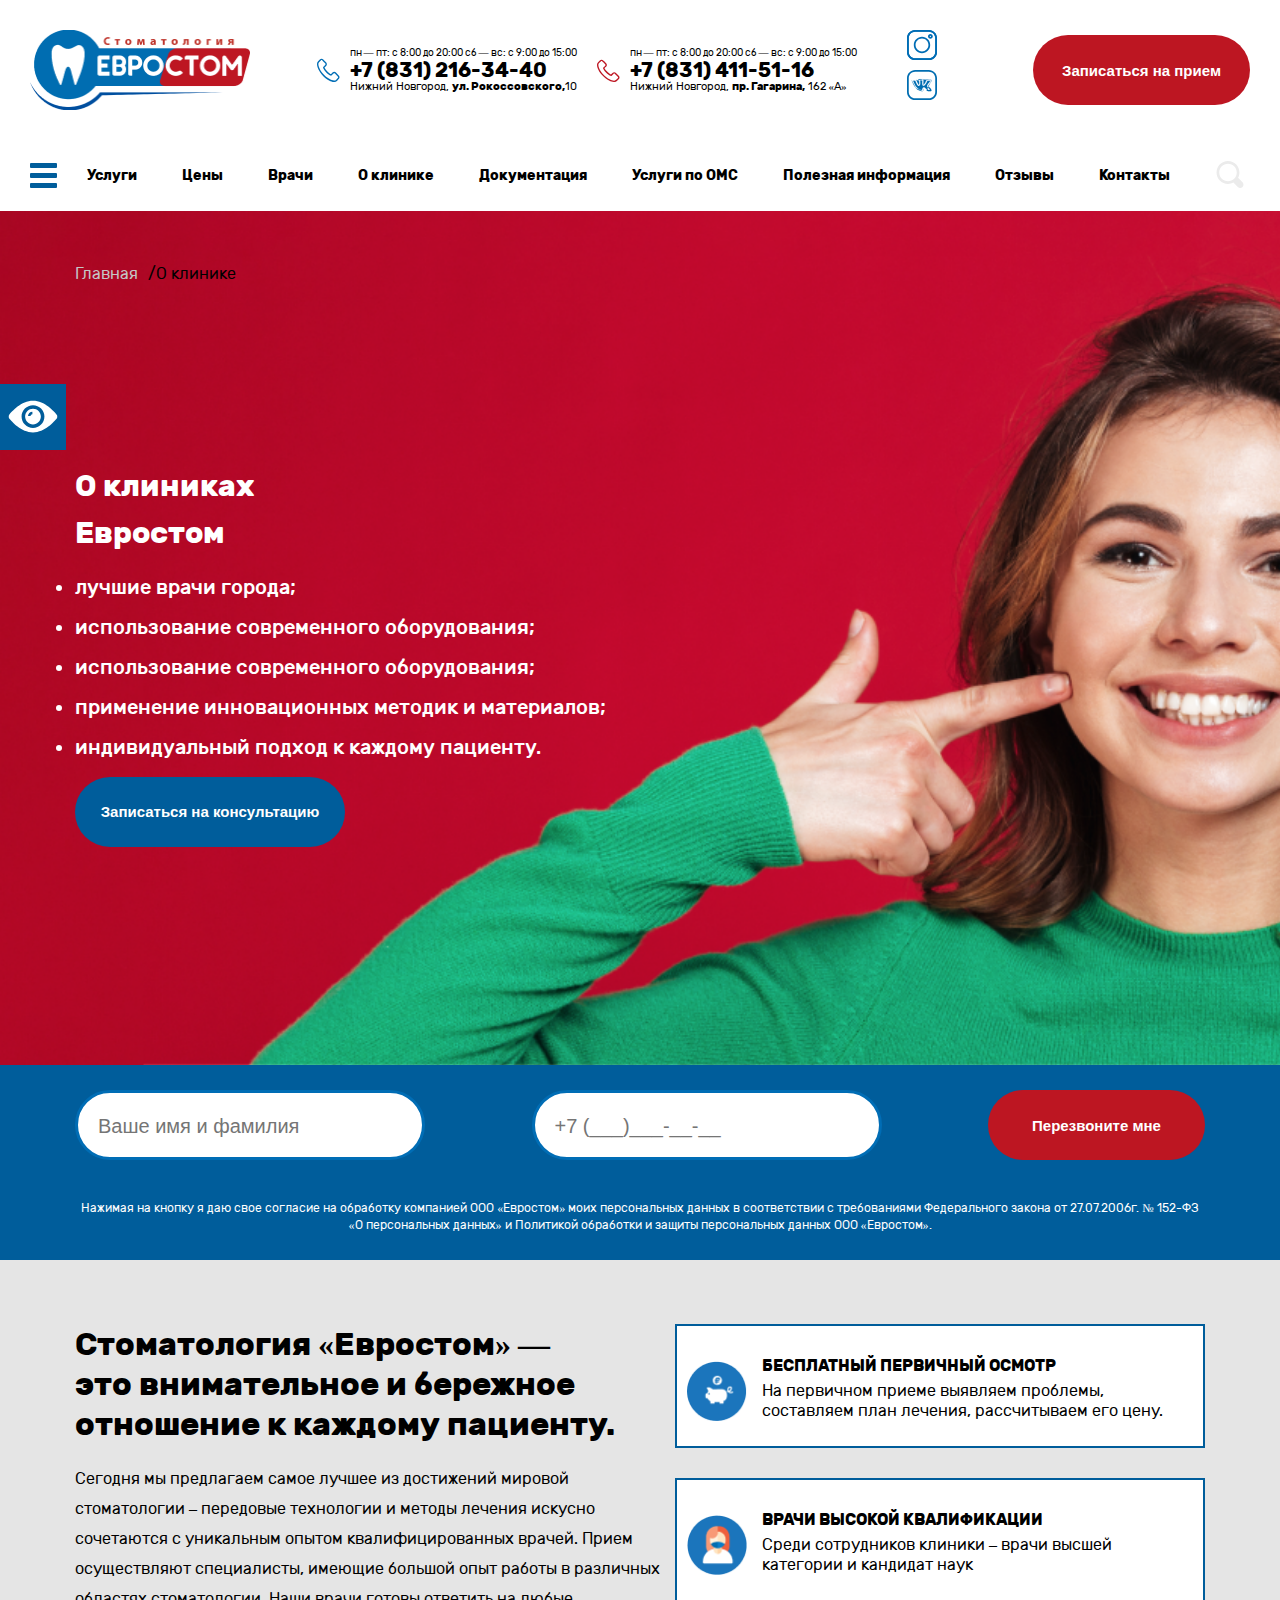
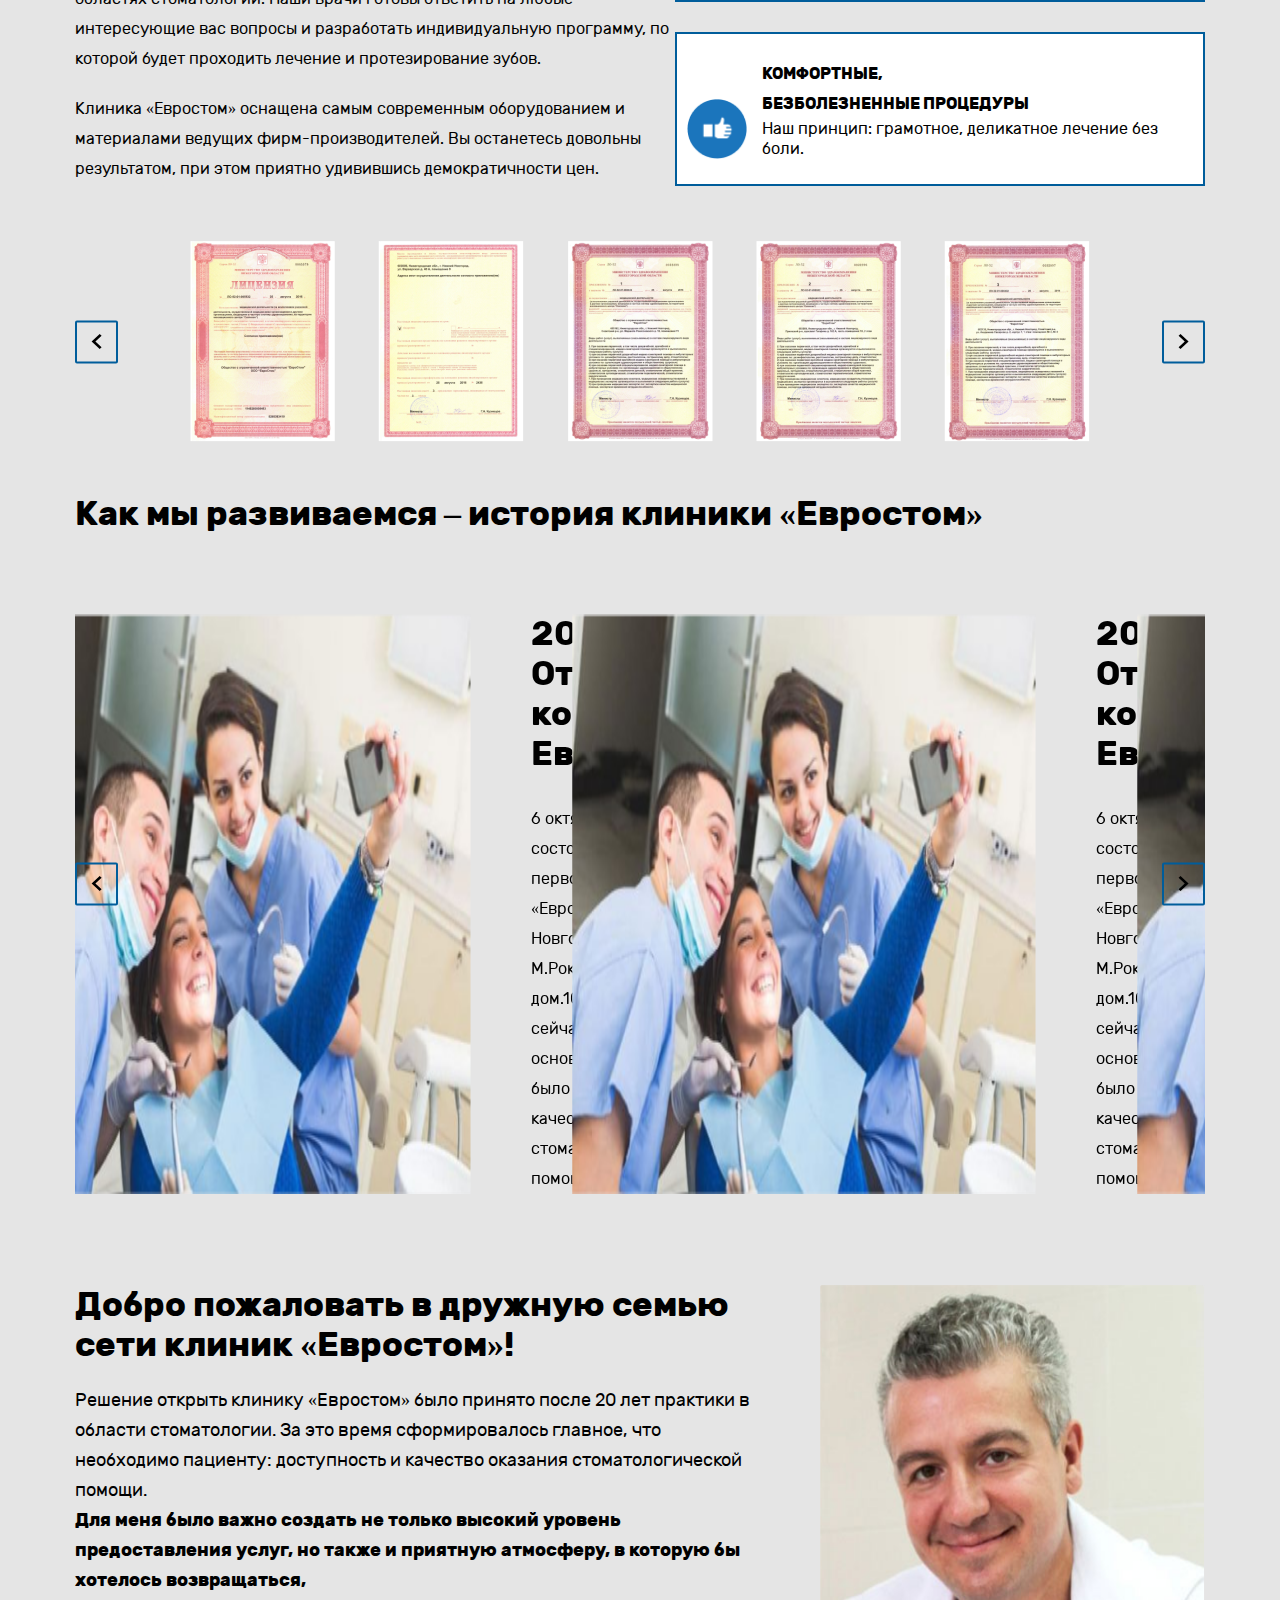
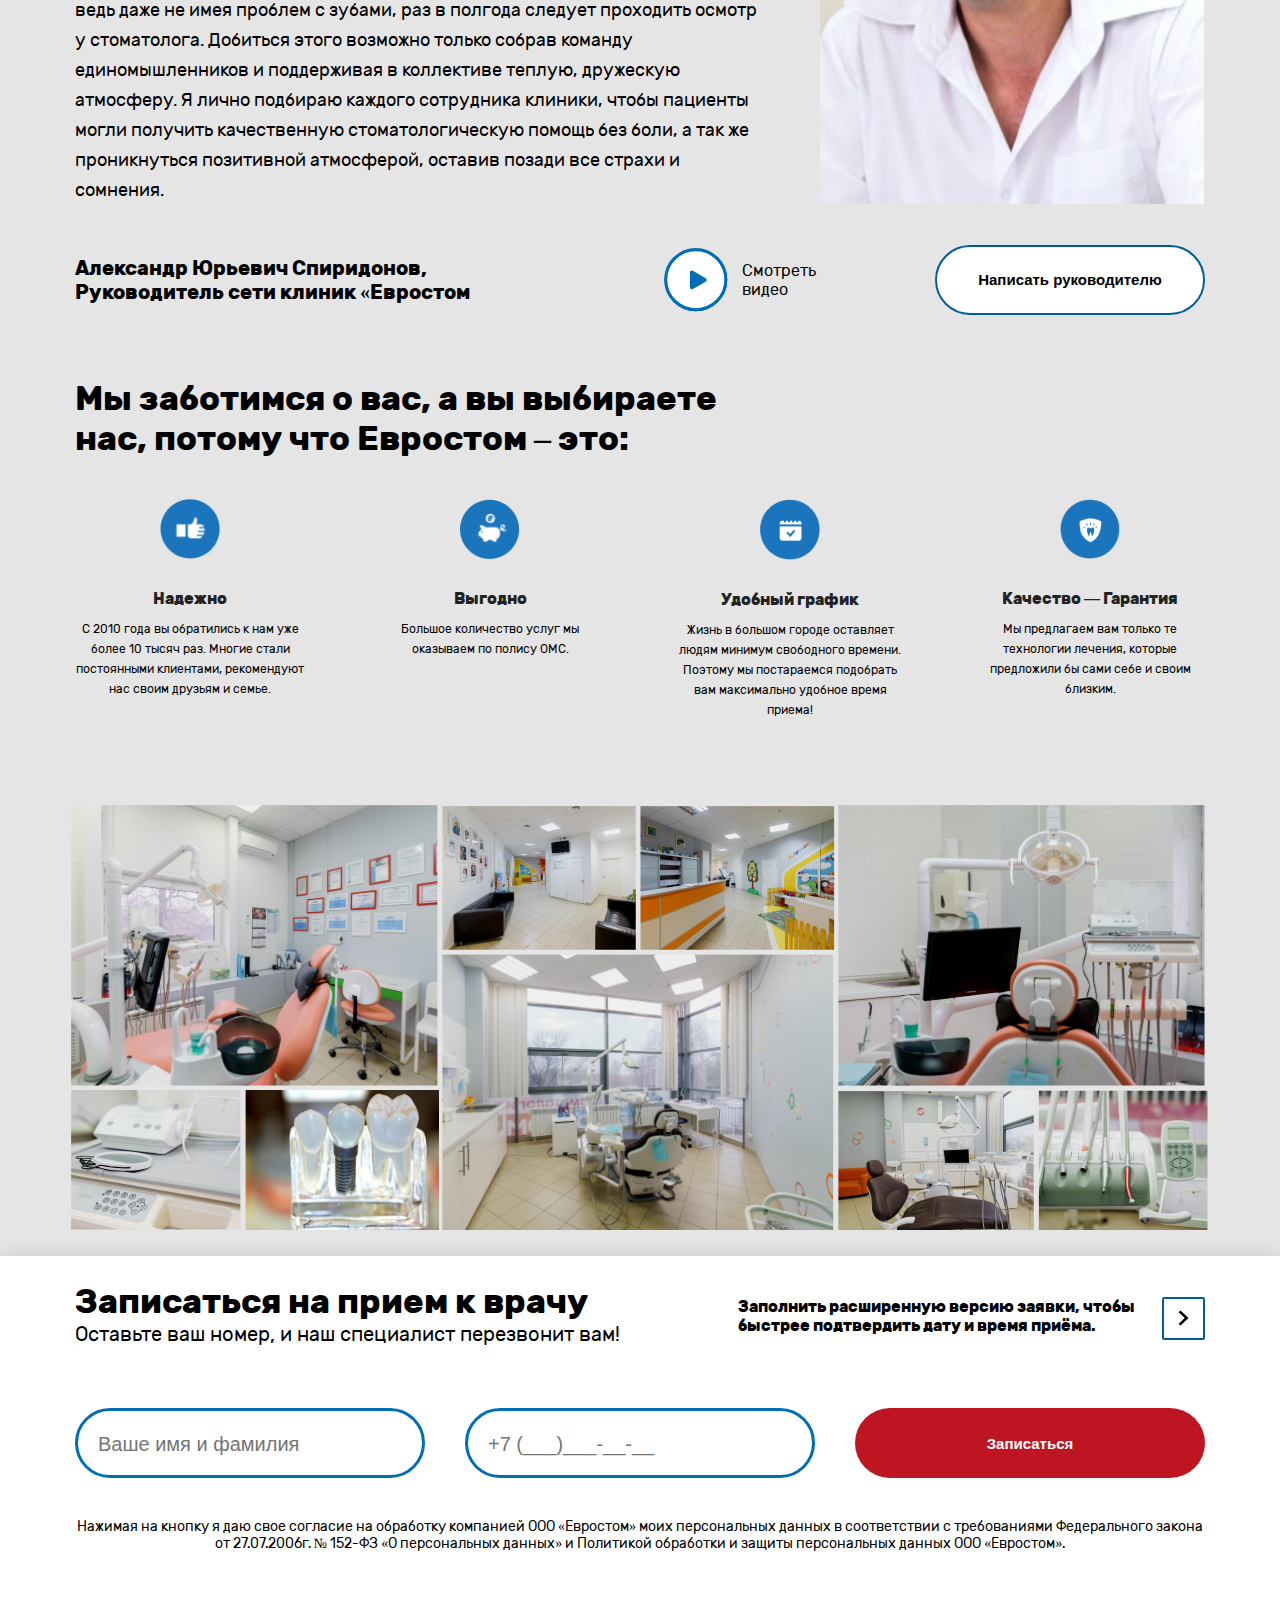
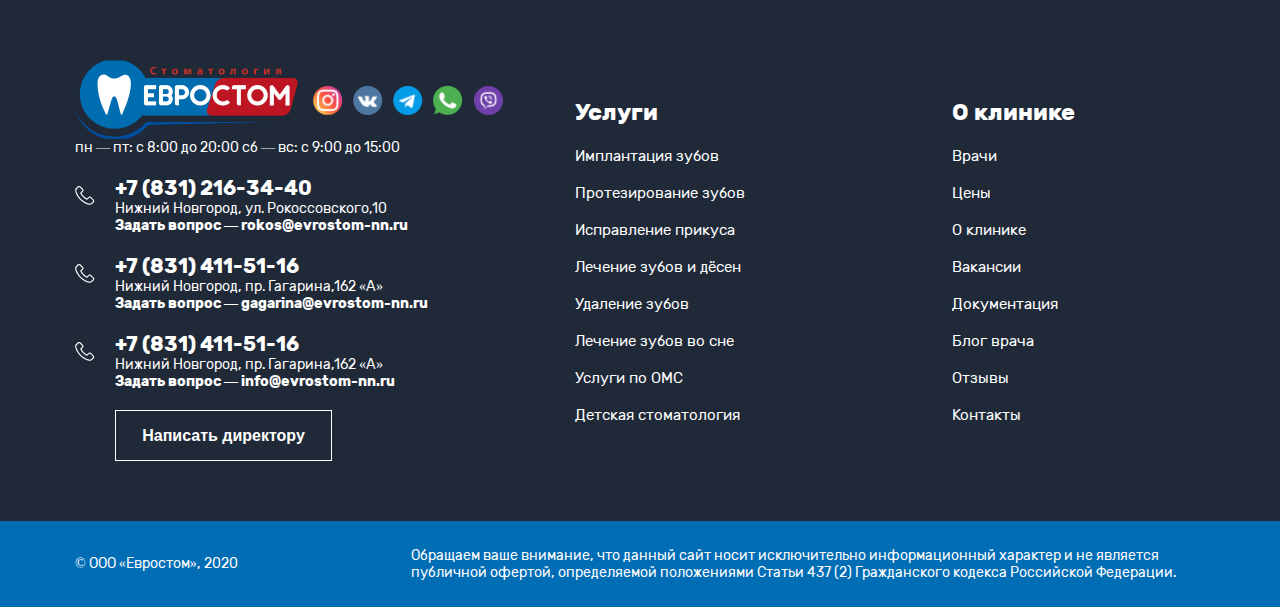
<file: about.html>
<!DOCTYPE html>
<html lang="ru">

<head>
    <meta charset="UTF-8">
    <meta name="viewport" content="width=device-width, initial-scale=1.0">
    <link rel="stylesheet" href="./normalize.css">
    <link rel="stylesheet" href="./swiper.min.css">
    <link rel="stylesheet" href="./fonts/rubik.css">
    <link rel="stylesheet" href="./style.css">
    <title>О нас</title>
</head>

<body>
    <header>
        <div class="container container_big">

            <div>
                <div class="menu">
                    <div class="burger-menu">
                        <div class="burger-menu_item"></div>
                        <div class="burger-menu_item"></div>
                        <div class="burger-menu_item"></div>
                    </div>
                    <div class="menu-links">
                        <a href="./services.html">Услуги</a>
                        <a href="./price.html">Цены</a>
                        <a href="./doctors.html">Врачи</a>
                        <a href="./about.html">О клинике</a>
                        <a href="./documentation.html">Документация</a>
                        <a href="">Услуги по ОМС</a>
                        <a href="./advisable.html">Полезная информация</a>
                        <a href="./review.html">Отзывы</a>
                        <a href="./contact.html">Контакты</a>
                    </div>
                    <button class="menu-search">
                        <svg xmlns="http://www.w3.org/2000/svg" width="28" height="27" viewBox="0 0 28 27" ll="none">
                            <path
                                d="M26.5406 21.2768L22.0967 16.8329C22.9047 15.217 23.4433 13.3317 23.4433 11.4464C23.4433 5.11721 18.3261 0 11.9969 0C5.66774 0 0.550537 5.11721 0.550537 11.4464C0.550537 17.7756 5.66774 22.8928 11.9969 22.8928C13.8822 22.8928 15.7675 22.3541 17.3835 21.5461L21.8273 25.99C23.174 27.3367 25.1939 27.3367 26.5406 25.99C27.7525 24.6434 27.7525 22.6234 26.5406 21.2768ZM11.9969 20.1995C7.14904 20.1995 3.2438 16.2943 3.2438 11.4464C3.2438 6.5985 7.14904 2.69327 11.9969 2.69327C16.8448 2.69327 20.75 6.5985 20.75 11.4464C20.75 16.2943 16.8448 20.1995 11.9969 20.1995Z"
                                fill="#EBEBEB" />
                        </svg>
                    </button>
                </div>

                <div class="burger-close"></div>

            </div>


            <div class="header">
                <div class="header-logo">
                    <a href="./index.html">
                        <img src="./img/logo.png" alt="">
                    </a>
                </div>
                <div class="header-contact">
                    <img src="./img/phone-icon.svg" alt="">
                    <div class="header-contact__wrap">
                        <p>пн — пт: с 8:00 до 20:00 сб — вс: с 9:00 до 15:00</p>
                        <a href="tel:+78312163440" class="header-contact__wrap_phone">+7 (831) 216-34-40</a>
                        <a href="" class="header-contact__wrap_link">Нижний Новгород, <strong>ул.
                                Рокоссовского,</strong>10</a>
                    </div>
                </div>
                <div class="header-contact">
                    <img src="./img/phone-icon-2.svg" alt="">
                    <div class="header-contact__wrap">
                        <p>пн — пт: с 8:00 до 20:00 сб — вс: с 9:00 до 15:00</p>
                        <a href="tel:+78314115116" class="header-contact__wrap_phone">+7 (831) 411-51-16</a>
                        <a href="" class="header-contact__wrap_link">Нижний Новгород, <strong>пр. Гагарина,</strong> 162
                            «А»</a>
                    </div>
                </div>
                <div class="header-icon">
                    <img src="./img/insta-icon.svg" alt="">
                    <img src="./img/vk-icon.svg" alt="">
                </div>
                <button class="header-button but-red">Записаться на прием</button>
            </div>


            <div class="mobile-alignment">
                <div class="mobile-phone"></div>
                <div class="mobile-close"></div>
            </div>

        </div>
    </header>

    <section class="burger-section">
        <div class="container container_big">
            <div class="menu">
                <div class="burger-menu">
                    <div class="burger-menu_item"></div>
                    <div class="burger-menu_item"></div>
                    <div class="burger-menu_item"></div>
                </div>
                <div class="menu-links">
                    <a href="./services.html">Услуги</a>
                    <a href="./price.html">Цены</a>
                    <a href="./doctors.html">Врачи</a>
                    <a href="./about.html">О клинике</a>
                    <a href="./documentation.html">Документация</a>
                    <a href="">Услуги по ОМС</a>
                    <a href="./advisable.html">Полезная информация</a>
                    <a href="./review.html">Отзывы</a>
                    <a href="./contact.html">Контакты</a>
                </div>
                <button class="menu-search">
                    <svg xmlns="http://www.w3.org/2000/svg" width="28" height="27" viewBox="0 0 28 27" fill="none">
                        <path
                            d="M26.5406 21.2768L22.0967 16.8329C22.9047 15.217 23.4433 13.3317 23.4433 11.4464C23.4433 5.11721 18.3261 0 11.9969 0C5.66774 0 0.550537 5.11721 0.550537 11.4464C0.550537 17.7756 5.66774 22.8928 11.9969 22.8928C13.8822 22.8928 15.7675 22.3541 17.3835 21.5461L21.8273 25.99C23.174 27.3367 25.1939 27.3367 26.5406 25.99C27.7525 24.6434 27.7525 22.6234 26.5406 21.2768ZM11.9969 20.1995C7.14904 20.1995 3.2438 16.2943 3.2438 11.4464C3.2438 6.5985 7.14904 2.69327 11.9969 2.69327C16.8448 2.69327 20.75 6.5985 20.75 11.4464C20.75 16.2943 16.8448 20.1995 11.9969 20.1995Z"
                            fill="#EBEBEB" />
                    </svg>
                </button>
            </div>
        </div>
    </section>
    <div class="eye">
        <svg width="50" height="50" viewBox="0 0 50 50" fill="none" xmlns="http://www.w3.org/2000/svg">
            <g clip-path="url(#clip0)">
                <path
                    d="M24.9999 16.7207C20.6492 16.7207 17.1143 20.2557 17.1143 24.6064C17.1143 28.9571 20.6492 32.4921 24.9999 32.4921C29.3507 32.4921 32.8856 28.9571 32.8856 24.6064C32.8856 20.2557 29.3507 16.7207 24.9999 16.7207ZM24.4017 22.2679C23.4228 22.2679 22.607 23.0836 22.607 24.0626H19.9966C20.051 21.6153 22.0088 19.6574 24.4017 19.6574V22.2679Z"
                    fill="white" />
                <path
                    d="M48.929 22.9753C46.2642 19.6579 36.7469 8.83545 25 8.83545C13.2531 8.83545 3.73585 19.6579 1.07103 22.9753C0.309656 23.8998 0.309656 25.2594 1.07103 26.2383C3.73585 29.5558 13.2531 40.3782 25 40.3782C36.7469 40.3782 46.2642 29.5558 48.929 26.2383C49.6903 25.3138 49.6903 23.9542 48.929 22.9753ZM25 36.0275C18.6915 36.0275 13.5794 30.9154 13.5794 24.6068C13.5794 18.2983 18.6915 13.1862 25 13.1862C31.3085 13.1862 36.4206 18.2983 36.4206 24.6068C36.4206 30.9154 31.3085 36.0275 25 36.0275Z"
                    fill="white" />
            </g>
            <defs>
                <clipPath id="clip0">
                    <rect width="49" height="49" fill="white" transform="translate(0.5 0.106445)" />
                </clipPath>
            </defs>
        </svg>
    </div>

    <section class="banner_2">
        <div class="bg-mobile"></div>
        <div class="container">

            <div class="title title_links">
                <a href="./index.html" class="title_link">Главная</a>
                <a href="./about.html" class="title_link">/О клинике</a>
            </div>
            <div class="banner-wrap">
                <div class="banner-text">
                    <h1>О клиниках <br> Евростом</h1>
                    <li>лучшие врачи города;</li>
                    <li>использование современного оборудования;</li>
                    <li>использование современного оборудования;</li>
                    <li>применение инновационных методик и материалов;</li>
                    <li>индивидуальный подход к каждому пациенту.</li>
                    <button class="but-blue">Записаться на консультацию</button>
                </div>
            </div>
        </div>
    </section>

    <section class="banner-form">
        <div class="container">
            <div class="banner-form__wrap">
                <form class="form">
                    <input type="text" placeholder="Ваше имя и фамилия">
                    <input type="text" placeholder="+7 (___)___-__-__">
                    <button class="but-red">Перезвоните мне</button>
                </form>
                <a href="">Нажимая на кнопку я даю свое согласие на обработку компанией ООО «Евростом» моих персональных
                    данных в соответствии с
                    требованиями Федерального закона от 27.07.2006г. № 152-ФЗ «О персональных данных» и Политикой
                    обработки
                    и защиты
                    персональных данных ООО «Евростом».</a>
            </div>
        </div>
    </section>

    <section class="about">
        <div class="container">
            <div class="about-wrap">
                <div class="about-wrap_content">
                    <div class="about-title">Стоматология «Евростом» — <br> это внимательное и бережное отношение к
                        каждому
                        пациенту. </div>
                    <p>Сегодня мы предлагаем самое лучшее из достижений мировой стоматологии – передовые технологии и
                        методы лечения искусно
                        сочетаются с уникальным опытом квалифицированных врачей. Прием осуществляют специалисты, имеющие
                        большой опыт работы в
                        различных областях стоматологии. Наши врачи готовы ответить на любые интересующие вас вопросы и
                        разработать
                        индивидуальную программу, по которой будет проходить лечение и протезирование зубов. </p>
                    <p>Клиника «Евростом» оснащена самым
                        современным оборудованием и материалами ведущих фирм-производителей. Вы останетесь довольны
                        результатом, при этом
                        приятно удивившись демократичности цен.</p>
                </div>
                <div class="about-wrap_items">
                    <div class="about-item">
                        <img src="./img/about/2-1.png" alt="">
                        <div class="about-item_text">
                            <p>БЕСПЛАТНЫЙ ПЕРВИЧНЫЙ ОСМОТР</p>
                            <span>На первичном приеме выявляем проблемы, составляем план лечения, рассчитываем его
                                цену.</span>
                        </div>
                    </div>
                    <div class="about-item">
                        <img src="./img/about/2-2.png" alt="">
                        <div class="about-item_text">
                            <p>ВРАЧИ ВЫСОКОЙ КВАЛИФИКАЦИИ</p>
                            <span>Среди сотрудников клиники – врачи высшей категории и кандидат наук</span>
                        </div>
                    </div>
                    <div class="about-item">
                        <img src="./img/about/2-3.png" alt="">
                        <div class="about-item_text">
                            <p>КОМФОРТНЫЕ,<br> БЕЗБОЛЕЗНЕННЫЕ ПРОЦЕДУРЫ</p>
                            <span>Наш принцип: грамотное, деликатное лечение без боли.</span>
                        </div>
                    </div>
                </div>
            </div>
        </div>
    </section>

    <section class="diplom">
        <div class="container">
            <div class="diplom-wrap">
                <div class="swiper-container diplom-container">
                    <div class="swiper-wrapper">
                        <div class="swiper-slide diplom-slide">
                            <img src="./img/about/1-1.png" alt="">
                            <img src="./img/about/1-2.png" alt="">
                            <img src="./img/about/1-3.png" alt="">
                            <img src="./img/about/1-4.png" alt="">
                            <img src="./img/about/1-5.png" alt="">
                        </div>
                        <div class="swiper-slide diplom-slide">
                            <img src="./img/about/1-1.png" alt="">
                            <img src="./img/about/1-2.png" alt="">
                            <img src="./img/about/1-3.png" alt="">
                            <img src="./img/about/1-4.png" alt="">
                            <img src="./img/about/1-5.png" alt="">
                        </div>
                    </div>
                </div>
                <div class="swiper-container diplom-container">
                    <div class="swiper-wrapper">
                        <div class="swiper-slide diplom-slide">
                            <img src="./img/about/1-1.png" alt=""></div>
                        <div class="swiper-slide diplom-slide">
                            <img src="./img/about/1-2.png" alt=""></div>
                        <div class="swiper-slide diplom-slide">
                            <img src="./img/about/1-3.png" alt=""></div>
                        <div class="swiper-slide diplom-slide">
                            <img src="./img/about/1-4.png" alt=""></div>
                        <div class="swiper-slide diplom-slide">
                            <img src="./img/about/1-5.png" alt=""></div>
                    </div>
                </div>
                <div class="slider-button  diplom-button diplom-button_prev">
                    <svg width="11" height="16" viewBox="0 0 11 16" fill="none" xmlns="http://www.w3.org/2000/svg">
                        <path
                            d="M10.5937 13.7088L4.41033 7.97754L10.5937 2.24631L8.68549 0.477539L0.59375 7.97754L8.68549 15.4775L10.5937 13.7088Z"
                            fill="black" />
                    </svg>
                </div>
                <div class="slider-button diplom-button diplom-button_next">
                    <svg width="11" height="16" viewBox="0 0 11 16" fill="none" xmlns="http://www.w3.org/2000/svg">
                        <path
                            d="M0.593749 2.24631L6.77717 7.97754L0.59375 13.7088L2.50201 15.4775L10.5937 7.97754L2.50201 0.477539L0.593749 2.24631Z"
                            fill="black" />
                    </svg>
                </div>
            </div>
        </div>
    </section>
    <section class="history">
        <div class="container">
            <div class="title">
                <h2>Как мы развиваемся – история клиники «Евростом»</h2>
            </div>
            <div class="swiper-container history-container">
                <div class="centovshik-mobile">
                    <div class="slider-button history-button history-button_prev history-button_about">
                        <svg width="11" height="16" viewBox="0 0 11 16" fill="none" xmlns="http://www.w3.org/2000/svg">
                            <path
                                d="M10.5937 13.7088L4.41033 7.97754L10.5937 2.24631L8.68549 0.477539L0.59375 7.97754L8.68549 15.4775L10.5937 13.7088Z"
                                fill="black" />
                        </svg>
                    </div>
                    <div class="slider-button history-button history-button_next history-button_about">
                        <svg width="11" height="16" viewBox="0 0 11 16" fill="none" xmlns="http://www.w3.org/2000/svg">
                            <path
                                d="M0.593749 2.24631L6.77717 7.97754L0.59375 13.7088L2.50201 15.4775L10.5937 7.97754L2.50201 0.477539L0.593749 2.24631Z"
                                fill="black" />
                        </svg>
                    </div>
                </div>
                <div class="swiper-wrapper">
                    <div class="swiper-slide history-slide history-slide_about">
                        <img src="./img/about/4-1.png" alt="">
                        <div>
                            <div class="history-slide_title">2014 <br>Открытие компании <br>Евростом</div>
                            <div class="history-slide_text">6 октября 2014 года состоялось открытие первой клиники
                                «Евростом» в Нижнем Новгороде на улице М.Рокоссовского дом.10.
                                Тогда, как и сейчас, нашей основной задачей было оказание качественной стоматологической
                                помощи.</div>
                        </div>
                    </div>
                    <div class="swiper-slide history-slide history-slide_about">
                        <img src="./img/about/4-1.png" alt="">
                        <div>
                            <div class="history-slide_title">2014 <br>Открытие компании <br>Евростом</div>
                            <div class="history-slide_text">6 октября 2014 года состоялось открытие первой клиники
                                «Евростом» в Нижнем Новгороде на улице М.Рокоссовского дом.10.
                                Тогда, как и сейчас, нашей основной задачей было оказание качественной стоматологической
                                помощи.</div>
                        </div>
                    </div>
                </div>
                <div class="centovshik_descktop">
                    <div class="slider-button history-button history-button_prev history-button_about">
                        <svg width="11" height="16" viewBox="0 0 11 16" fill="none" xmlns="http://www.w3.org/2000/svg">
                            <path
                                d="M10.5937 13.7088L4.41033 7.97754L10.5937 2.24631L8.68549 0.477539L0.59375 7.97754L8.68549 15.4775L10.5937 13.7088Z"
                                fill="black" />
                        </svg>
                    </div>
                    <div class="slider-button history-button history-button_next history-button_about">
                        <svg width="11" height="16" viewBox="0 0 11 16" fill="none" xmlns="http://www.w3.org/2000/svg">
                            <path
                                d="M0.593749 2.24631L6.77717 7.97754L0.59375 13.7088L2.50201 15.4775L10.5937 7.97754L2.50201 0.477539L0.593749 2.24631Z"
                                fill="black" />
                        </svg>
                    </div>
                </div>
            </div>
        </div>
    </section>

    <section class="history-grey">
        <div class="container">
            <div class="history-wrap">
                <div class="history-item">
                    <div>
                        <div class="bio">Александр Юрьевич Спиридонов, Руководитель сети клиник «Евростом</div>
                        <p>Добро пожаловать в дружную семью сети клиник «Евростом»!</p>
                        <span>Решение открыть клинику «Евростом» было принято после 20 лет практики в области
                            стоматологии. За это время
                            сформировалось главное, что необходимо пациенту: доступность и качество оказания
                            стоматологической помощи.
                            <div class="strong-quote"><strong>Для меня было
                                    важно создать не только высокий уровень предоставления услуг, но также и приятную
                                    атмосферу, в которую
                                    бы хотелось
                                    возвращаться, </strong></div>ведь даже не имея проблем с зубами, раз в полгода
                            следует
                            проходить осмотр у
                            стоматолога. Добиться этого
                            возможно только собрав команду единомышленников и поддерживая в коллективе теплую, дружескую
                            атмосферу. Я
                            лично подбираю
                            каждого сотрудника клиники, чтобы пациенты могли получить качественную стоматологическую
                            помощь без боли, а
                            так же
                            проникнуться позитивной атмосферой, оставив позади все страхи и сомнения.</span>
                    </div>
                    <img src="./img/about/d-1.png" alt="">
                </div>
                <div class="row">
                    <div class="bio">Александр Юрьевич Спиридонов, Руководитель сети клиник «Евростом</div>
                    <a href="" class="history-video">
                        <img src="./img/about/play.svg" alt="">
                        Смотреть <br>видео
                    </a>
                    <button class="but-trans">Написать руководителю</button>
                </div>
            </div>
        </div>
    </section>


    <section class="adventages">
        <div class="container">
            <div class="title">
                <h2 class="visually-hidden">Мы заботимся о вас, а вы выбираете нас, потому что Евростом – это:</h2>
                <h2 class="mobile-only-h2">Мы заботимся<br> о вас, а вы выбираете нас, потому что Евростом – это:</h2>
            </div>
            <div class="adventages-wrap">
                <div class="adventages-item">
                    <img src="./img/about/2-3.png" alt="">
                    <p>Надежно</p>
                    <span>С 2010 года вы обратились к нам уже более 10 тысяч раз. Многие стали постоянными клиентами,
                        рекомендуют нас своим
                        друзьям и семье.</span>
                </div>
                <div class="adventages-item">
                    <img src="./img/about/2-1.png" alt="">
                    <p>Выгодно</p>
                    <span>Большое количество услуг мы оказываем по полису ОМС.</span>
                </div>
                <div class="adventages-item">
                    <img src="./img/about/2-4.png" alt="">
                    <p>Удобный график</p>
                    <span>Жизнь в большом городе оставляет людям минимум свободного времени. Поэтому мы постараемся
                        подобрать вам максимально
                        удобное время приема!</span>
                </div>
                <div class="adventages-item">
                    <img src="./img/about/2-5.png" alt="">
                    <p>Качество — Гарантия</p>
                    <span>Мы предлагаем вам только те технологии лечения, которые предложили бы сами себе и своим
                        близким.</span>
                </div>
            </div>
        </div>
    </section>

    <section class="mobile-gallery">
        <div class="container">
            <div class="gallery-wrap">
                <div class="gallery-item">
                    <img src="./img/about-mobile/image 47.png">
                    <img src="./img/about-mobile/image 13.png">
                    <img src="./img/about-mobile/image 50.png">
                    <img src="./img/about-mobile/image 43.png">
                    <img src="./img/about-mobile/image 17.png">
                </div>
            </div>
        </div>
    </section>

    <section class="gallery">
        <div class="container">
            <div class="gallery-wrap">
                <div class="gallery-item">
                    <img src="./img/about/3-1.png" alt="">
                    <div class="gallery-item_row">
                        <img src="./img/about/3-2.png" alt="">
                        <img src="./img/about/3-3.png" alt="">
                    </div>
                </div>
                <div class="gallery-item">
                    <img src="./img/about/3-6.png" alt="">
                    <div class="gallery-item_row">
                        <img src="./img/about/3-4.png" alt="">
                        <img src="./img/about/3-5.png" alt="">
                    </div>
                </div>
                <div class="gallery-item">
                    <img src="./img/about/3-7.png" alt="">
                    <div class="gallery-item_row">
                        <img src="./img/about/3-8.png" alt="">
                        <img src="./img/about/3-9.png" alt="">
                    </div>
                </div>
            </div>
        </div>
    </section>

    <section class="signup">
        <div class="container">
            <div class="row">
                <div class="title">
                    <h2>Записаться на прием к врачу</h2>
                    <a href="">Оставьте ваш номер, и наш специалист перезвонит вам!</a>
                    <div class="buttons">
                        <p class="signup-text">Заполнить расширенную версию заявки, чтобы быстрее подтвердить дату и
                            время приёма.</p>
                        <div class="slider-button slider-button_next">
                            <svg width="11" height="16" viewBox="0 0 11 16" fill="none"
                                xmlns="http://www.w3.org/2000/svg">
                                <path
                                    d="M0.593749 2.24631L6.77717 7.97754L0.59375 13.7088L2.50201 15.4775L10.5937 7.97754L2.50201 0.477539L0.593749 2.24631Z"
                                    fill="black" />
                            </svg>
                        </div>
                    </div>
                </div>
            </div>
            <div class="signup-form__wrap">
                <form class="form">
                    <input type="text" placeholder="Ваше имя и фамилия">
                    <input type="text" placeholder="+7 (___)___-__-__">
                    <button class="but-red">Записаться</button>
                </form>
                <a href="">Нажимая на кнопку я даю свое согласие на обработку компанией ООО «Евростом» моих персональных
                    данных в
                    соответствии с
                    требованиями Федерального закона от 27.07.2006г. № 152-ФЗ «О персональных данных» и Политикой
                    обработки и защиты
                    персональных данных ООО «Евростом».</a>
            </div>
        </div>
    </section>

    <footer class="footer">
        <div class="container">
            <div class="row">
                <div class="footer-wrap">
                    <div class="footer-item">
                        <div class="row row-invert">
                            <img src="./img/logo-2.png" alt="" class="footer-item_logo">
                            <div class="footer-item_icons">
                                <a href=""><img src="./img/insta-2.png" alt=""></a>
                                <a href=""><img src="./img/vk-2.png" alt=""></a>
                                <a href=""><img src="./img/telegram-2.png" alt=""></a>
                                <a href=""><img src="./img/whatsup-2.png" alt=""></a>
                                <a href=""><img src="./img/viber-3.png" alt=""></a>
                            </div>
                        </div>
                        <div class="footer-item_time"> пн — пт: с 8:00 до 20:00 сб — вс: с 9:00 до 15:00 </div>
                        <div class="footer-contact">
                            <img src="./img/phone-white.png" alt="">
                            <div class="footer-contact__wrap">
                                <a href="tel:+78312163440" class="footer-contact__wrap_phone">+7 (831) 216-34-40</a>
                                <a href="" class="footer-contact__wrap_link">Нижний Новгород, ул. Рокоссовского,10</a>
                                <a href="mail:rokos@evrostom-nn.ru" class="footer-contact__wrap_mail">Задать вопрос —
                                    rokos@evrostom-nn.ru</a>
                            </div>
                        </div>
                        <div class="footer-contact">
                            <img src="./img/phone-white.png" alt="">
                            <div class="footer-contact__wrap">
                                <a href="tel:+78314115116" class="footer-contact__wrap_phone">+7 (831) 411-51-16</a>
                                <a href="" class="footer-contact__wrap_link">Нижний Новгород, пр. Гагарина,162 «А»</a>
                                <a href="mail:gagarina@evrostom-nn.ru" class="footer-contact__wrap_mail">Задать вопрос —
                                    gagarina@evrostom-nn.ru</a>
                            </div>
                        </div>
                        <div class="footer-contact">
                            <img src="./img/phone-white.png" alt="">
                            <div class="footer-contact__wrap">
                                <a href="tel:+78314115116" class="footer-contact__wrap_phone">+7 (831) 411-51-16</a>
                                <a href="" class="footer-contact__wrap_link">Нижний Новгород, пр. Гагарина,162 «А»</a>
                                <a href="mail:info@evrostom-nn.ru" class="footer-contact__wrap_mail">Задать вопрос —
                                    info@evrostom-nn.ru</a>
                            </div>
                        </div>
                        <button class="footer-button">Написать директору</button>
                    </div>
                </div>
                <div class="footer-wrap">
                    <div class="footer-item_links">
                        <p>Услуги</p>
                        <a href="./implant.html">Имплантация зубов</a>
                        <a href="">Протезирование зубов</a>
                        <a href="">Исправление прикуса</a>
                        <a href="">Лечение зубов и дёсен</a>
                        <a href="">Удаление зубов</a>
                        <a href="">Лечение зубов во сне</a>
                        <a href="">Услуги по ОМС</a>
                        <a href="">Детская стоматология</a>
                    </div>
                    <div class="footer-item_links">
                        <p>О клинике</p>
                        <a href="">Врачи </a>
                        <a href="./price.html">Цены</a>
                        <a href="/about.html">О клинике</a>
                        <a href="./vacancies.html">Вакансии</a>
                        <a href="./documentation.html">Документация</a>
                        <a href="">Блог врача</a>
                        <a href="">Отзывы</a>
                        <a href="./contact.html">Контакты</a>
                    </div>
                </div>
            </div>
        </div>
    </footer>

    <section class="info">
        <div class="container">
            <div class="row">
                <div class="text">© OOO «Евростом», 2020</div>
                <p>Обращаем ваше внимание, что данный сайт носит исключительно информационный характер и не является
                    публичной офертой, определяемой положениями Статьи 437 (2) Гражданского кодекса Российской
                    Федерации.
                </p>
            </div>
        </div>
    </section>

    <div class="scroll-top">
        <svg width="16" height="11" viewBox="0 0 16 11" fill="none" xmlns="http://www.w3.org/2000/svg">
            <path
                d="M2.16586 10.7643L7.89709 4.58087L13.6283 10.7643L15.3971 8.85602L7.89709 0.764283L0.397095 8.85602L2.16586 10.7643Z"
                fill="black" />
        </svg>
    </div>


    <div class="modal-mobile modal-mobile_phone">
        <div class="modal-mobile_contact_info">
            <p>пн — пт: с 8:00 до 20:00 сб — вс: с 9:00 до 15:00</p>
            <a href="tel:+78314115116">+7 (831) 411-51-16</a><br>
            <a href="" class="header-contact__wrap_link">Нижний Новгород, <strong>пр. Гагарина</strong>, 162 «А»</a>
        </div>
        <div class="modal-mobile_contact_info">
            <p>пн — пт: с 8:00 до 20:00 сб — вс: с 9:00 до 15:00</p>
            <a href="tel:+78312163440">+7 (831) 216-34-40</a><br>
            <a href="" class="header-contact__wrap_link">Нижний Новгород, <strong>ул. Рокоссовского</strong>, 10</a>
        </div>
        <div class="modal-mobile_social_links">
            <ul>
                <li><a href=""><img src="./img/insta_mobile.png" alt=""></a></li>
                <li><a href=""><img src="./img/vk_mobile.png" alt=""></a></li>
                <li><a href=""><img src="./img/telegram_mobile.png" alt=""></a></li>
                <li><a href=""><img src="./img/whatsup_mobile.png" alt=""></a></li>
                <li><a href=""><img src="./img/viber_mobile.png" alt=""></a></li>
            </ul>
        </div>
        <div class="mobile-container_button">
            <button class="but-red">Записаться на прием</button>
        </div>
    </div>

    <div class="modal-menu modal-menu_burger">
        <div class="find-mobile">

            <input type="text" class="find-text">
            <button class="button-find-mobile">Найти</button>
        </div>
        <ul class="modal-menu_navigation">
            <div class="modal-menu_droplist">



                <div class="acc-header">
                    <div class="acc-header__title">
                        <p>Услуги</p>
                    </div>

                    <button class="acc-header__but">
                        <svg width="16" height="11" viewBox="0 0 16 11" fill="none" xmlns="http://www.w3.org/2000/svg">
                            <path
                                d="M2.22287 10.0181L7.9541 3.83465L13.6853 10.0181L15.4541 8.10981L7.9541 0.0180671L0.454101 8.10981L2.22287 10.0181Z"
                                fill="black" />
                        </svg>
                    </button>
                </div>

                <div class="services-wrap acc-item">

                    <div class="acc">
                        <div class="acc-header">
                            <div class="acc-header__title">

                                <p>Имплантация</p>
                            </div>
                            <button class="acc-header__but">
                                <svg width="16" height="11" viewBox="0 0 16 11" fill="none"
                                    xmlns="http://www.w3.org/2000/svg">
                                    <path
                                        d="M2.22287 10.0181L7.9541 3.83465L13.6853 10.0181L15.4541 8.10981L7.9541 0.0180671L0.454101 8.10981L2.22287 10.0181Z"
                                        fill="black" />
                                </svg>
                            </button>
                        </div>
                        <div class="services-wrap acc-item">
                            <button class="services-wrap__button"><a href="">Имплантация<br> «под ключ»</a></button>
                            <button class="services-wrap__button"><a href="">Одномоментная имплантация</a></button>
                            <button class="services-wrap__button"><a href="">Имплантация all-on-4</a></button>
                            <button class="services-wrap__button"><a href="">Имплантация all-on-6</a></button>
                            <button class="services-wrap__button"><a href="">Синус-лифтинг</a></button>
                            <button class="services-wrap__button"> <a href="">Костная пластика</a></button>
                            <button class="services-wrap__button"><a href="">Имплантация по 3D-шаблону</a></button>
                        </div>
                    </div>
                    <div class="acc">
                        <div class="acc-header">
                            <div class="acc-header__title">

                                <p>Протезирование</p>
                            </div>
                            <button class="acc-header__but">
                                <svg width="16" height="11" viewBox="0 0 16 11" fill="none"
                                    xmlns="http://www.w3.org/2000/svg">
                                    <path
                                        d="M2.22287 10.0181L7.9541 3.83465L13.6853 10.0181L15.4541 8.10981L7.9541 0.0180671L0.454101 8.10981L2.22287 10.0181Z"
                                        fill="black" />
                                </svg>
                            </button>
                        </div>
                        <div class="services-wrap acc-item">
                            <button class="services-wrap__button"><a href=""> Виниры</a></button>
                            <button class="services-wrap__button"><a href="">Коронки из прессован- ной керамики EMAX</a>
                            </button>
                            <button class="services-wrap__button"><a href="">Съёмное протезирование</a> </button>
                            <button class="services-wrap__button"><a href="">Протезирование на имлантатах</a> </button>
                            <button class="services-wrap__button"><a href="">Зубные коронки с опорой на свои зубы</a>
                            </button>
                            <button class="services-wrap__button"><a href="">Мостовидные протезы</a> </button>
                        </div>
                    </div>
                    <div class="acc">
                        <div class="acc-header">
                            <div class="acc-header__title">

                                <p>Исправление прикуса</p>
                            </div>
                            <button class="acc-header__but">
                                <svg width="16" height="11" viewBox="0 0 16 11" fill="none"
                                    xmlns="http://www.w3.org/2000/svg">
                                    <path
                                        d="M2.22287 10.0181L7.9541 3.83465L13.6853 10.0181L15.4541 8.10981L7.9541 0.0180671L0.454101 8.10981L2.22287 10.0181Z"
                                        fill="black" />
                                </svg>
                            </button>
                        </div>
                        <div class="services-wrap acc-item">
                            <button class="services-wrap__button"><a href="">Брекет-системы</a> </button>
                            <button class="services-wrap__button"><a href="">Элайнеры</a> </button>
                            <button class="services-wrap__button"><a href="">Трейнеры и каппы</a> </button>
                        </div>
                    </div>
                    <div class="acc">
                        <div class="acc-header">
                            <div class="acc-header__title">

                                <p>Лечение зубов и десен</p>
                            </div>
                            <button class="acc-header__but">
                                <svg width="16" height="11" viewBox="0 0 16 11" fill="none"
                                    xmlns="http://www.w3.org/2000/svg">
                                    <path
                                        d="M2.22287 10.0181L7.9541 3.83465L13.6853 10.0181L15.4541 8.10981L7.9541 0.0180671L0.454101 8.10981L2.22287 10.0181Z"
                                        fill="black" />
                                </svg>
                            </button>
                        </div>
                        <div class="services-wrap acc-item">
                            <button class="services-wrap__button"><a href="">Лечение кариес</a> </button>
                            <button class="services-wrap__button"><a href="">Лечение каналов зуба</a> </button>
                            <button class="services-wrap__button"><a href="">Эстетическая реставрация</a> </button>
                            <button class="services-wrap__button"><a href="">Лечение гранулемы и кисты зуба</a>
                            </button>
                            <button class="services-wrap__button"><a href="">Лечение пародонтоза</a> </button>
                            <button class="services-wrap__button"><a href=""> Плазмолифтинг дёсен</a></button>
                            <button class="services-wrap__button"><a href="">Лечение стоматита</a> </button>
                            <button class="services-wrap__button"><a href="">Профгигиена полости рта</a> </button>
                        </div>
                    </div>
                    <div class="acc">
                        <div class="acc-header">
                            <div class="acc-header__title">

                                <p>Удаление зубов</p>
                            </div>
                            <button class="acc-header__but">
                                <svg width="16" height="11" viewBox="0 0 16 11" fill="none"
                                    xmlns="http://www.w3.org/2000/svg">
                                    <path
                                        d="M2.22287 10.0181L7.9541 3.83465L13.6853 10.0181L15.4541 8.10981L7.9541 0.0180671L0.454101 8.10981L2.22287 10.0181Z"
                                        fill="black" />
                                </svg>
                            </button>
                        </div>
                        <div class="services-wrap acc-item">
                            <button class="services-wrap__button"><a href="">Удаление коренного зуба</a> </button>
                            <button class="services-wrap__button"><a href="">Удаление подвижного зуба</a> </button>
                            <button class="services-wrap__button"><a href="">Удаление однокорневого зуба</a> </button>
                            <button class="services-wrap__button"><a href="">Удаление многокорневого зуба</a> </button>
                            <button class="services-wrap__button"><a href="">Удаление ретиниро- ванного зуба</a>
                            </button>
                            <button class="services-wrap__button"><a href="">Удаление зуба мудрости</a> </button>
                            <button class="services-wrap__button"><a href="">Удаление корня зуба</a> </button>
                        </div>
                    </div>
                    <div class="acc">
                        <div class="acc-header">
                            <div class="acc-header__title">

                                <p>Лечение зубов во сне</p>
                            </div>
                            <button class="acc-header__but">
                                <svg width="16" height="11" viewBox="0 0 16 11" fill="none"
                                    xmlns="http://www.w3.org/2000/svg">
                                    <path
                                        d="M2.22287 10.0181L7.9541 3.83465L13.6853 10.0181L15.4541 8.10981L7.9541 0.0180671L0.454101 8.10981L2.22287 10.0181Z"
                                        fill="black" />
                                </svg>
                            </button>
                        </div>
                        <div class="services-wrap acc-item">
                            <button class="services-wrap__button"><a href="">Удаление зубов</a> </button>
                            <button class="services-wrap__button"><a href="">Сложная хиругия: удаление кист, пластика
                                    дёсен,
                                    костная пластика</a> </button>
                            <button class="services-wrap__button"><a href="">Терапия без боли: кариес и пульпит,
                                    профессиональная чистка, лечение каналов</a> </button>
                            <button class="services-wrap__button"><a href=""> Имплантация</a></button>
                        </div>
                    </div>
                    <div class="acc">
                        <div class="acc-header">
                            <div class="acc-header__title">

                                <p>Детская стоматология</p>
                            </div>
                            <button class="acc-header__but">
                                <svg width="16" height="11" viewBox="0 0 16 11" fill="none"
                                    xmlns="http://www.w3.org/2000/svg">
                                    <path
                                        d="M2.22287 10.0181L7.9541 3.83465L13.6853 10.0181L15.4541 8.10981L7.9541 0.0180671L0.454101 8.10981L2.22287 10.0181Z"
                                        fill="black" />
                                </svg>
                            </button>
                        </div>
                        <div class="services-wrap acc-item">
                            <button class="services-wrap__button"><a href="">Лечение зубов и дёсен</a> </button>
                            <button class="services-wrap__button"><a href=""> Удаление зубов</a></button>
                            <button class="services-wrap__button"><a href="">Профгигиена полости рта и зубов</a>
                            </button>
                            <button class="services-wrap__button"><a href=""> Коррекция прикуса</a></button>
                            <button class="services-wrap__button"><a href="">Протезирование молочных зубов</a> </button>
                        </div>
                    </div>
                </div>
            </div>



            <li><a href="./price.html">Цены</a></li>
            <li><a href="./doctors.html">Врачи</a></li>
            <li><a href="./about.html">О клинике</a></li>
            <li><a href="./documentation.html">Документация</a></li>
            <li><a href="">Услуги по ОМС</a></li>
            <li><a href="./advisable.html">Полезная информация</a></li>
            <li><a href="./review.html">Отзывы</a></li>
            <li><a href="./contact.html">Контакты</a></li>
        </ul>


        <div class="button-contact_area">
            <button class="but-red">Записаться на прием</button>


            <div class="modal-menu_contact_info">
                <a href="tel:+78314115116">+7 (831) 411-51-16</a><br>
                <a href="" class="header-contact__wrap_link">Нижний Новгород, <strong>пр. Гагарина</strong>, 162 «А»</a>
            </div>
            <div class="modal-menu_contact_info">
                <a href="tel:+78312163440">+7 (831) 216-34-40</a><br>
                <a href="" class="header-contact__wrap_link">Нижний Новгород, <strong>ул. Рокоссовского</strong>, 10</a>
            </div>
        </div>
    </div>

    </div>
    </div>



    <script src="./swiper.min.js"></script>
    <script src='./script.js'></script>
    <script src='./script-popup.js'></script>
</body>

</html>
</file>
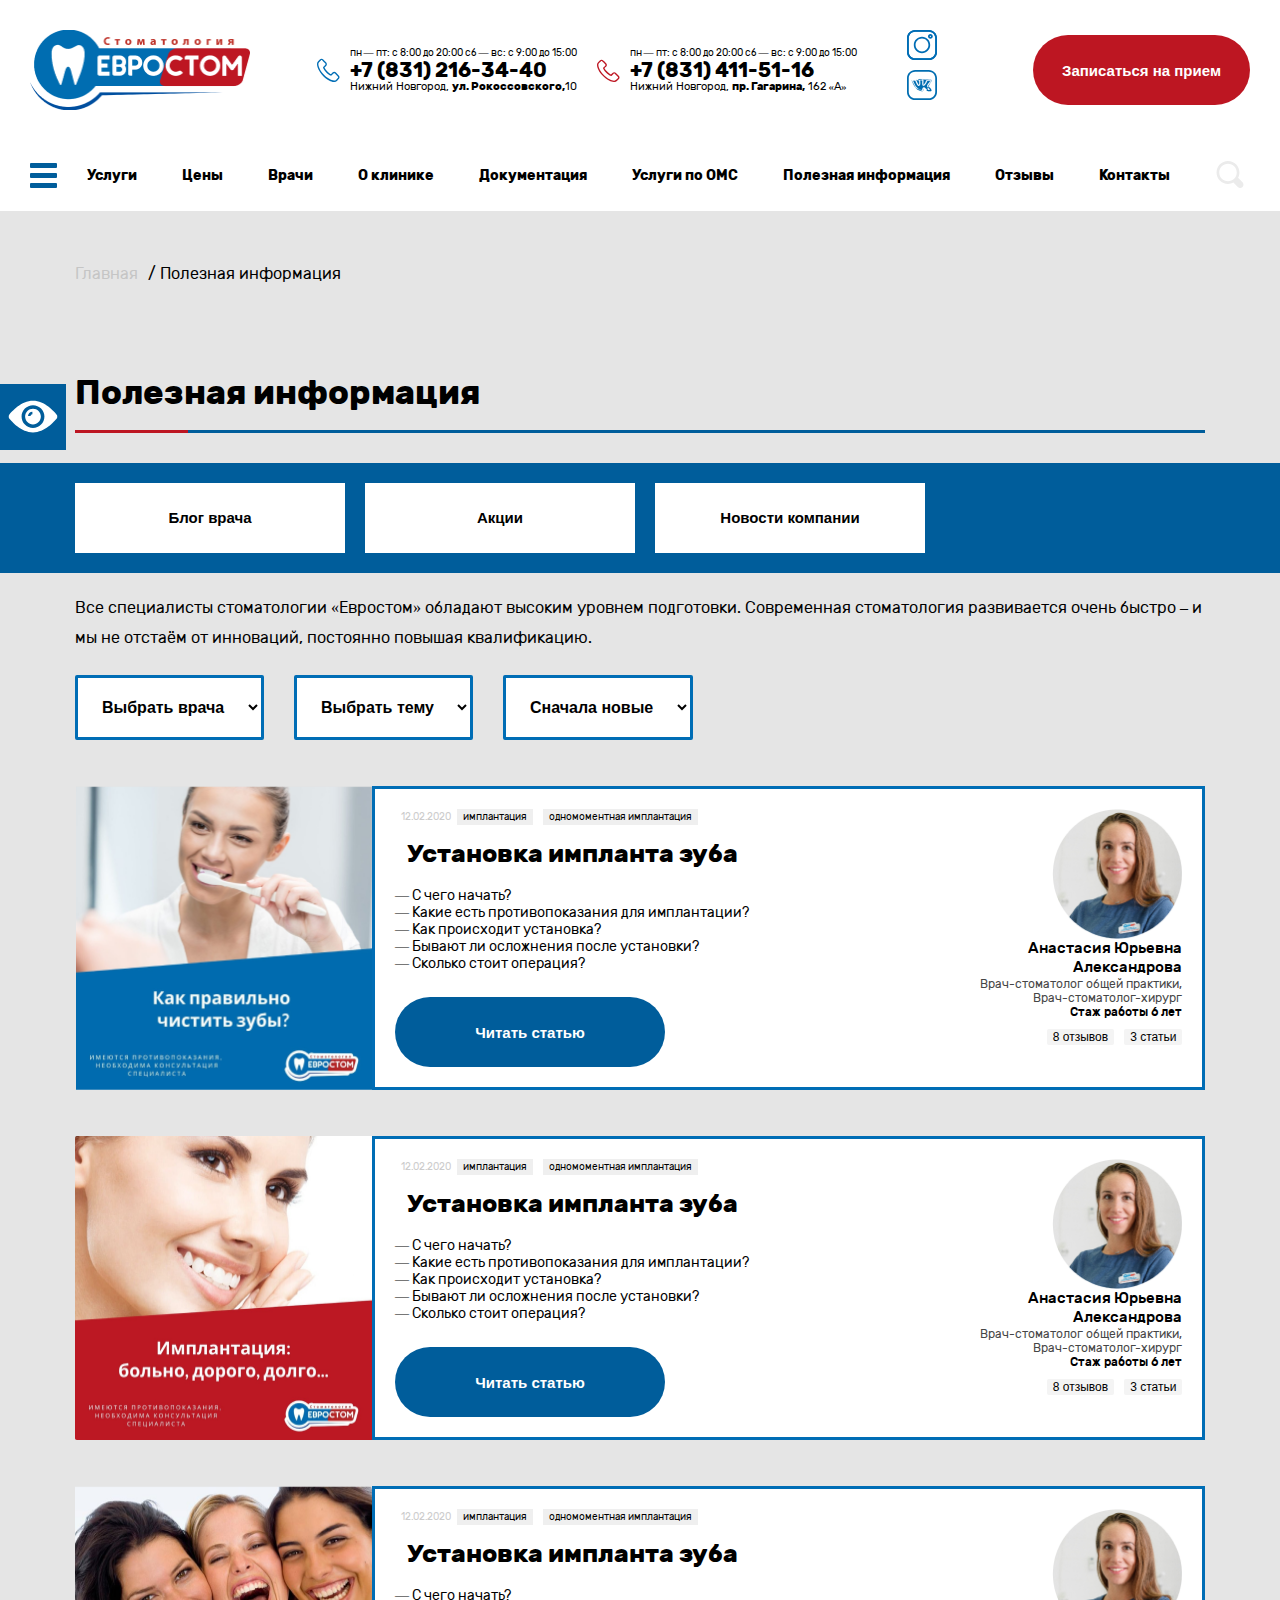
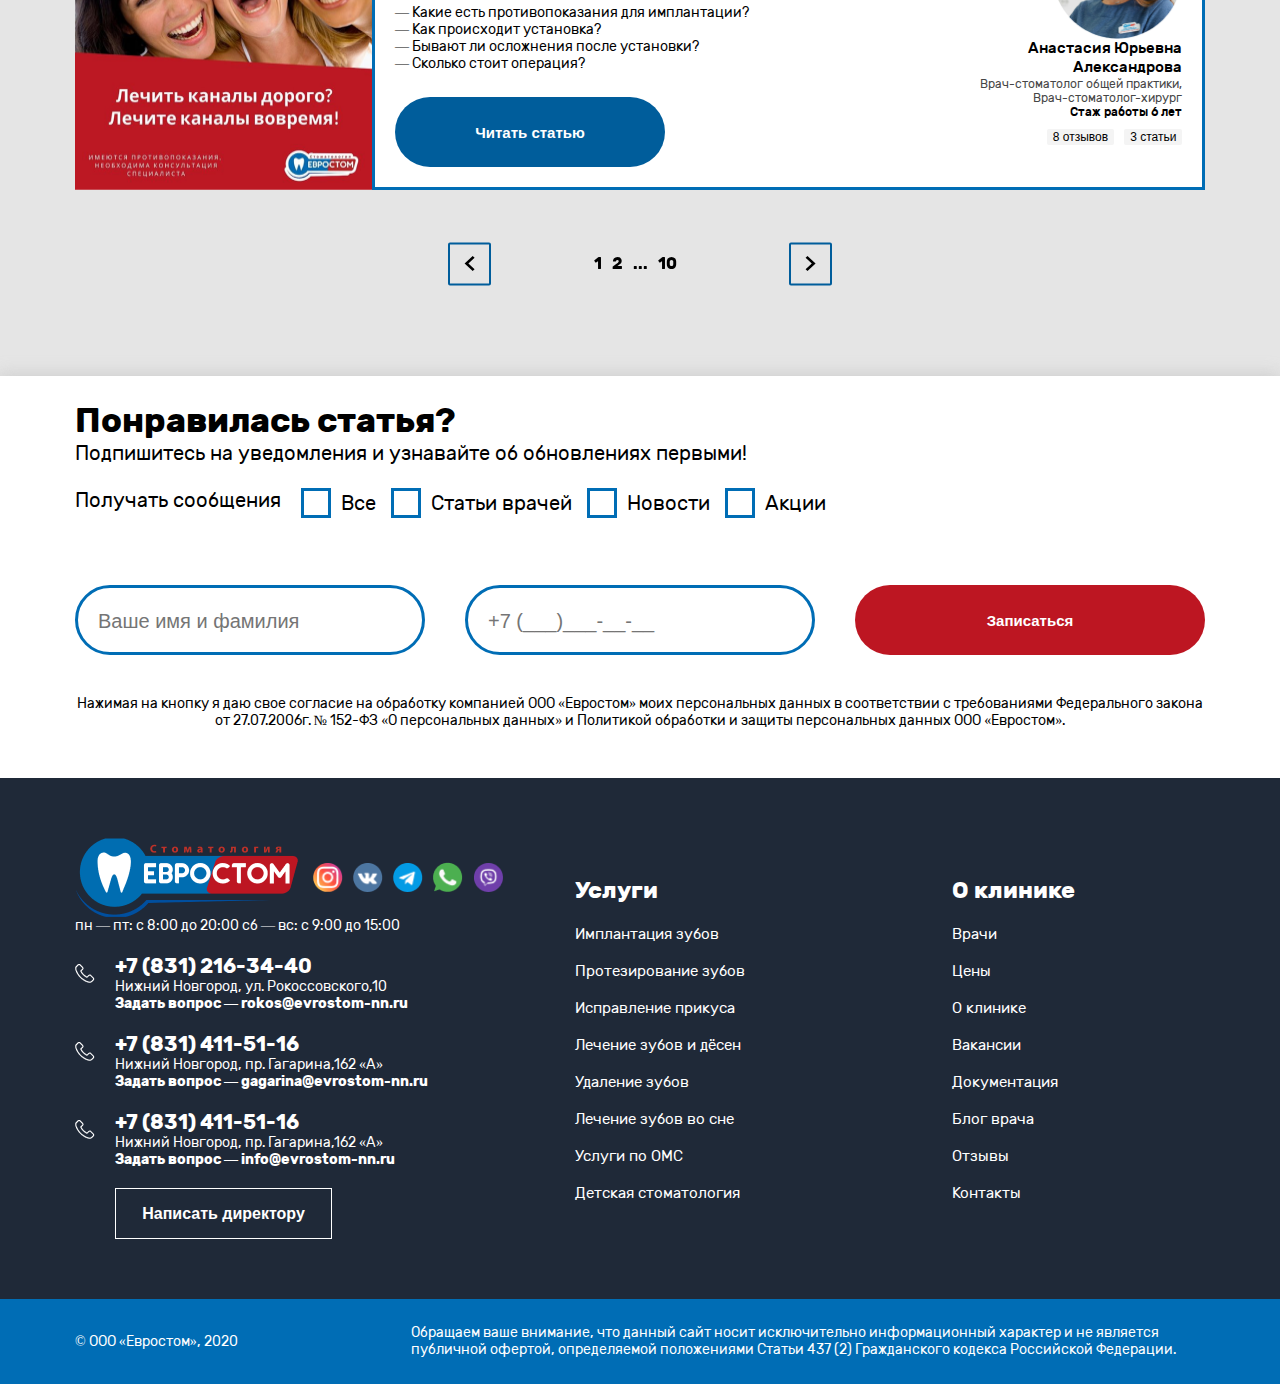
<file: advisable.html>
<!DOCTYPE html>
<html lang="ru">

<head>
    <meta charset="UTF-8">
    <meta name="viewport" content="width=device-width, initial-scale=1.0">
    <link rel="stylesheet" href="./normalize.css">
    <link rel="stylesheet" href="./swiper.min.css">
    <link rel="stylesheet" href="./fonts/rubik.css">
    <link rel="stylesheet" href="./style.css">
    <title>Полезная информация</title>
</head>

<body>
    <header>
        <div class="container container_big">

            <div>
                <div class="menu">
                    <div class="burger-menu">
                        <div class="burger-menu_item"></div>
                        <div class="burger-menu_item"></div>
                        <div class="burger-menu_item"></div>
                    </div>
                    <div class="menu-links">
                        <a href="./services.html">Услуги</a>
                        <a href="./price.html">Цены</a>
                        <a href="./doctors.html">Врачи</a>
                        <a href="./about.html">О клинике</a>
                        <a href="./documentation.html">Документация</a>
                        <a href="">Услуги по ОМС</a>
                        <a href="./advisable.html">Полезная информация</a>
                        <a href="./review.html">Отзывы</a>
                        <a href="./contact.html">Контакты</a>
                    </div>
                    <button class="menu-search">
                        <svg xmlns="http://www.w3.org/2000/svg" width="28" height="27" viewBox="0 0 28 27" ll="none">
                            <path
                                d="M26.5406 21.2768L22.0967 16.8329C22.9047 15.217 23.4433 13.3317 23.4433 11.4464C23.4433 5.11721 18.3261 0 11.9969 0C5.66774 0 0.550537 5.11721 0.550537 11.4464C0.550537 17.7756 5.66774 22.8928 11.9969 22.8928C13.8822 22.8928 15.7675 22.3541 17.3835 21.5461L21.8273 25.99C23.174 27.3367 25.1939 27.3367 26.5406 25.99C27.7525 24.6434 27.7525 22.6234 26.5406 21.2768ZM11.9969 20.1995C7.14904 20.1995 3.2438 16.2943 3.2438 11.4464C3.2438 6.5985 7.14904 2.69327 11.9969 2.69327C16.8448 2.69327 20.75 6.5985 20.75 11.4464C20.75 16.2943 16.8448 20.1995 11.9969 20.1995Z"
                                fill="#EBEBEB" />
                        </svg>
                    </button>
                </div>

                <div class="burger-close"></div>

            </div>


            <div class="header">
                <div class="header-logo">
                    <a href="./index.html"><img src="./img/logo.png" alt=""></a>
                </div>
                <div class="header-contact">
                    <img src="./img/phone-icon.svg" alt="">
                    <div class="header-contact__wrap">
                        <p>пн — пт: с 8:00 до 20:00 сб — вс: с 9:00 до 15:00</p>
                        <a href="tel:+78312163440" class="header-contact__wrap_phone">+7 (831) 216-34-40</a>
                        <a href="" class="header-contact__wrap_link">Нижний Новгород, <strong>ул.
                                Рокоссовского,</strong>10</a>
                    </div>
                </div>
                <div class="header-contact">
                    <img src="./img/phone-icon-2.svg" alt="">
                    <div class="header-contact__wrap">
                        <p>пн — пт: с 8:00 до 20:00 сб — вс: с 9:00 до 15:00</p>
                        <a href="tel:+78314115116" class="header-contact__wrap_phone">+7 (831) 411-51-16</a>
                        <a href="" class="header-contact__wrap_link">Нижний Новгород, <strong>пр. Гагарина,</strong> 162
                            «А»</a>
                    </div>
                </div>
                <div class="header-icon">
                    <img src="./img/insta-icon.svg" alt="">
                    <img src="./img/vk-icon.svg" alt="">
                </div>
                <button class="header-button but-red">Записаться на прием</button>
            </div>
            <div class="mobile-alignment">
                <div class="mobile-phone"></div>
                <div class="mobile-close"></div>
            </div>

        </div>
    </header>
    <section class="burger-section">
        <div class="container container_big">
            <div class="menu">
                <div class="burger-menu">
                    <div class="burger-menu_item"></div>
                    <div class="burger-menu_item"></div>
                    <div class="burger-menu_item"></div>
                </div>
                <div class="menu-links">
                    <a href="./services.html">Услуги</a>
                    <a href="./price.html">Цены</a>
                    <a href="./doctors.html">Врачи</a>
                    <a href="./about.html">О клинике</a>
                    <a href="./documentation.html">Документация</a>
                    <a href="">Услуги по ОМС</a>
                    <a href="./advisable.html">Полезная информация</a>
                    <a href="./review.html">Отзывы</a>
                    <a href="./contact.html">Контакты</a>
                </div>
                <button class="menu-search">
                    <svg xmlns="http://www.w3.org/2000/svg" width="28" height="27" viewBox="0 0 28 27" fill="none">
                        <path
                            d="M26.5406 21.2768L22.0967 16.8329C22.9047 15.217 23.4433 13.3317 23.4433 11.4464C23.4433 5.11721 18.3261 0 11.9969 0C5.66774 0 0.550537 5.11721 0.550537 11.4464C0.550537 17.7756 5.66774 22.8928 11.9969 22.8928C13.8822 22.8928 15.7675 22.3541 17.3835 21.5461L21.8273 25.99C23.174 27.3367 25.1939 27.3367 26.5406 25.99C27.7525 24.6434 27.7525 22.6234 26.5406 21.2768ZM11.9969 20.1995C7.14904 20.1995 3.2438 16.2943 3.2438 11.4464C3.2438 6.5985 7.14904 2.69327 11.9969 2.69327C16.8448 2.69327 20.75 6.5985 20.75 11.4464C20.75 16.2943 16.8448 20.1995 11.9969 20.1995Z"
                            fill="#EBEBEB" />
                    </svg>
                </button>
            </div>
        </div>
    </section>
    <div class="eye">
        <svg width="50" height="50" viewBox="0 0 50 50" fill="none" xmlns="http://www.w3.org/2000/svg">
            <g clip-path="url(#clip0)">
                <path
                    d="M24.9999 16.7207C20.6492 16.7207 17.1143 20.2557 17.1143 24.6064C17.1143 28.9571 20.6492 32.4921 24.9999 32.4921C29.3507 32.4921 32.8856 28.9571 32.8856 24.6064C32.8856 20.2557 29.3507 16.7207 24.9999 16.7207ZM24.4017 22.2679C23.4228 22.2679 22.607 23.0836 22.607 24.0626H19.9966C20.051 21.6153 22.0088 19.6574 24.4017 19.6574V22.2679Z"
                    fill="white" />
                <path
                    d="M48.929 22.9753C46.2642 19.6579 36.7469 8.83545 25 8.83545C13.2531 8.83545 3.73585 19.6579 1.07103 22.9753C0.309656 23.8998 0.309656 25.2594 1.07103 26.2383C3.73585 29.5558 13.2531 40.3782 25 40.3782C36.7469 40.3782 46.2642 29.5558 48.929 26.2383C49.6903 25.3138 49.6903 23.9542 48.929 22.9753ZM25 36.0275C18.6915 36.0275 13.5794 30.9154 13.5794 24.6068C13.5794 18.2983 18.6915 13.1862 25 13.1862C31.3085 13.1862 36.4206 18.2983 36.4206 24.6068C36.4206 30.9154 31.3085 36.0275 25 36.0275Z"
                    fill="white" />
            </g>
            <defs>
                <clipPath id="clip0">
                    <rect width="49" height="49" fill="white" transform="translate(0.5 0.106445)" />
                </clipPath>
            </defs>
        </svg>
    </div>
    <section class="advisable">
        <div class="container">
            <div class="title title_links">
                <a href="./index.html" class="title_link">Главная</a>
                <a href="./advisable.html" class="title_link">/ Полезная информация</a>
            </div>
            <div class="title title_line">
                <h2>Полезная информация</h2>
            </div>
        </div>
        <div class="advisable advisable_blue">
            <div class="container">
                <div class="row">
                    <button class="but-trans">Блог врача</button>
                    <button class="but-trans">Акции</button>
                    <button class="but-trans">Новости компании</button>
                </div>
            </div>
        </div>
        <div class="container">
            <div class="advisable__text">
                <span>Все специалисты стоматологии «Евростом» обладают высоким уровнем подготовки. Современная
                    стоматология развивается очень
                    быстро – и мы не отстаём от инноваций, постоянно повышая квалификацию.</span>
            </div>
            <div class="buttons-select__wrap">
                <select class="buttons-select__item">
                    <option value="Специализация">Выбрать врача</option>
                </select>
                <select class="buttons-select__item">
                    <option value="Специализация">Выбрать тему</option>
                </select>
                <select class="buttons-select__item">
                    <option value="Специализация">Сначала новые</option>
                </select>
            </div>
            <div class="blog-wrap">
                <img src="./img/doctors/3-1.png" alt="">
                <div class="blog-item">
                    <div class="blog-item_wrap">
                        <div class="blog-item_buttons">
                            <button class="date">12.02.2020</button>
                            <button class="implants">имплантация</button>
                            <button class="implants">одномоментная имплантация</button>
                        </div>
                        <div class="blog-item_title">Установка импланта зуба</div>
                        <div class="blog-item_p">
                            <p>— С чего начать?</p>
                            <p>— Какие есть противопоказания для имплантации?</p>
                            <p>— Как происходит установка?</p>
                            <p>— Бывают ли осложнения после установки?</p>
                            <p>— Сколько стоит операция?</p>
                        </div>
                        <button class="but-blue">Читать статью</button>
                    </div>
                    <div class="blog-item_bio">
                        <img src="./img/1-1.png" alt="">
                        <p>Анастасия Юрьевна <br>Александрова</p>
                        <span>Врач-стоматолог общей практики,<br> Врач-стоматолог-хирург</span>
                        <div class="year">Стаж работы 6 лет</div>
                        <div class="button-row button-row_bottom">
                            <button class="rev">8 отзывов</button>
                            <button class="art">3 статьи</button>
                        </div>
                    </div>
                </div>
            </div>
            <div class="blog-wrap">
                <img src="./img/b-1.png" alt="">
                <div class="blog-item">
                    <div class="blog-item_wrap">
                        <div class="blog-item_buttons">
                            <button class="date">12.02.2020</button>
                            <button class="implants">имплантация</button>
                            <button class="implants">одномоментная имплантация</button>
                        </div>
                        <div class="blog-item_title">Установка импланта зуба</div>
                        <div class="blog-item_p">
                            <p>— С чего начать?</p>
                            <p>— Какие есть противопоказания для имплантации?</p>
                            <p>— Как происходит установка?</p>
                            <p>— Бывают ли осложнения после установки?</p>
                            <p>— Сколько стоит операция?</p>
                        </div>
                        <button class="but-blue">Читать статью</button>
                    </div>
                    <div class="blog-item_bio">
                        <img src="./img/1-1.png" alt="">
                        <p>Анастасия Юрьевна <br>Александрова</p>
                        <span>Врач-стоматолог общей практики,<br> Врач-стоматолог-хирург</span>
                        <div class="year">Стаж работы 6 лет</div>
                        <div class="button-row button-row_bottom">
                            <button class="rev">8 отзывов</button>
                            <button class="art">3 статьи</button>
                        </div>
                    </div>
                </div>
            </div>
            <div class="blog-wrap">
                <img src="./img/doctors/3-2.png" alt="">
                <div class="blog-item">
                    <div class="blog-item_wrap">
                        <div class="blog-item_buttons">
                            <button class="date">12.02.2020</button>
                            <button class="implants">имплантация</button>
                            <button class="implants">одномоментная имплантация</button>
                        </div>
                        <div class="blog-item_title">Установка импланта зуба</div>
                        <div class="blog-item_p">
                            <p>— С чего начать?</p>
                            <p>— Какие есть противопоказания для имплантации?</p>
                            <p>— Как происходит установка?</p>
                            <p>— Бывают ли осложнения после установки?</p>
                            <p>— Сколько стоит операция?</p>
                        </div>
                        <button class="but-blue">Читать статью</button>
                    </div>
                    <div class="blog-item_bio">
                        <img src="./img/1-1.png" alt="">
                        <p>Анастасия Юрьевна <br>Александрова</p>
                        <span>Врач-стоматолог общей практики,<br> Врач-стоматолог-хирург</span>
                        <div class="year">Стаж работы 6 лет</div>
                        <div class="button-row button-row_bottom">
                            <button class="rev">8 отзывов</button>
                            <button class="art">3 статьи</button>
                        </div>
                    </div>
                </div>
            </div>
        </div>
        </div>
        <nav class="advisable-nav">
            <ul>
                <li>1</li>
                <li class="advisable-nav_none">2</li>
                <li>...</li>
                <li>10</li>
            </ul>
            <div class="slider-button  advisable-button advisable-button_prev">
                <svg width="11" height="16" viewBox="0 0 11 16" fill="none" xmlns="http://www.w3.org/2000/svg">
                    <path
                        d="M10.5937 13.7088L4.41033 7.97754L10.5937 2.24631L8.68549 0.477539L0.59375 7.97754L8.68549 15.4775L10.5937 13.7088Z"
                        fill="black" />
                </svg>
            </div>
            <div class="slider-button advisable-button advisable-button_next">
                <svg width="11" height="16" viewBox="0 0 11 16" fill="none" xmlns="http://www.w3.org/2000/svg">
                    <path
                        d="M0.593749 2.24631L6.77717 7.97754L0.59375 13.7088L2.50201 15.4775L10.5937 7.97754L2.50201 0.477539L0.593749 2.24631Z"
                        fill="black" />
                </svg>
            </div>
        </nav>
        </div>
    </section>



    <section class="signup">
        <div class="container">
            <div class="row">
                <div class="title">
                    <h2>Понравилась статья?</h2>
                    <a href="">Подпишитесь на уведомления и узнавайте об обновлениях первыми!</a>
                    <div class="checkboxs">
                        <div class="checkboxs-text">Получать сообщения</div>
                        <div class="checkboxs-wrap">
                            <div class="checkbox">
                                <input class="custom-checkbox" type="checkbox" id="color-2" name="color-2" value="red">
                                <label for="color-2">Все</label>
                            </div>

                            <div class="checkbox">
                                <input class="custom-checkbox" type="checkbox" id="color-3" name="color-3"
                                    value="brown">
                                <label for="color-3">Статьи врачей</label>
                            </div>

                            <div class="checkbox">
                                <input class="custom-checkbox" type="checkbox" id="color-4" name="color-4"
                                    value="yellow">
                                <label for="color-4">Новости</label>
                            </div>

                            <div class="checkbox">
                                <input class="custom-checkbox" type="checkbox" id="color-5" name="color-5"
                                    value="green">
                                <label for="color-5">Акции</label>
                            </div>
                        </div>
                    </div>
                </div>
            </div>
            <div class="signup-form__wrap">
                <form class="form">
                    <input type="text" placeholder="Ваше имя и фамилия">
                    <input type="text" placeholder="+7 (___)___-__-__">
                    <button class="but-red">Записаться</button>
                </form>
                <a href="">Нажимая на кнопку я даю свое согласие на обработку компанией ООО «Евростом» моих персональных
                    данных в
                    соответствии с
                    требованиями Федерального закона от 27.07.2006г. № 152-ФЗ «О персональных данных» и Политикой
                    обработки
                    и защиты
                    персональных данных ООО «Евростом».</a>
            </div>
        </div>
    </section>

    <footer class="footer">
        <div class="container">
            <div class="row">
                <div class="footer-wrap">
                    <div class="footer-item">
                        <div class="row row-invert">
                            <img src="./img/logo-2.png" alt="" class="footer-item_logo">
                            <div class="footer-item_icons">
                                <a href=""><img src="./img/insta-2.png" alt=""></a>
                                <a href=""><img src="./img/vk-2.png" alt=""></a>
                                <a href=""><img src="./img/telegram-2.png" alt=""></a>
                                <a href=""><img src="./img/whatsup-2.png" alt=""></a>
                                <a href=""><img src="./img/viber-3.png" alt=""></a>
                            </div>
                        </div>
                        <div class="footer-item_time"> пн — пт: с 8:00 до 20:00 сб — вс: с 9:00 до 15:00 </div>
                        <div class="footer-contact">
                            <img src="./img/phone-white.png" alt="">
                            <div class="footer-contact__wrap">
                                <a href="tel:+78312163440" class="footer-contact__wrap_phone">+7 (831) 216-34-40</a>
                                <a href="" class="footer-contact__wrap_link">Нижний Новгород, ул. Рокоссовского,10</a>
                                <a href="mail:rokos@evrostom-nn.ru" class="footer-contact__wrap_mail">Задать вопрос —
                                    rokos@evrostom-nn.ru</a>
                            </div>
                        </div>
                        <div class="footer-contact">
                            <img src="./img/phone-white.png" alt="">
                            <div class="footer-contact__wrap">
                                <a href="tel:+78314115116" class="footer-contact__wrap_phone">+7 (831) 411-51-16</a>
                                <a href="" class="footer-contact__wrap_link">Нижний Новгород, пр. Гагарина,162 «А»</a>
                                <a href="mail:gagarina@evrostom-nn.ru" class="footer-contact__wrap_mail">Задать вопрос —
                                    gagarina@evrostom-nn.ru</a>
                            </div>
                        </div>
                        <div class="footer-contact">
                            <img src="./img/phone-white.png" alt="">
                            <div class="footer-contact__wrap">
                                <a href="tel:+78314115116" class="footer-contact__wrap_phone">+7 (831) 411-51-16</a>
                                <a href="" class="footer-contact__wrap_link">Нижний Новгород, пр. Гагарина,162 «А»</a>
                                <a href="mail:info@evrostom-nn.ru" class="footer-contact__wrap_mail">Задать вопрос —
                                    info@evrostom-nn.ru</a>
                            </div>
                        </div>
                        <button class="footer-button">Написать директору</button>
                    </div>
                </div>
                <div class="footer-wrap">
                    <div class="footer-item_links">
                        <p>Услуги</p>
                        <a href="./implant.html">Имплантация зубов</a>
                        <a href="">Протезирование зубов</a>
                        <a href="">Исправление прикуса</a>
                        <a href="">Лечение зубов и дёсен</a>
                        <a href="">Удаление зубов</a>
                        <a href="">Лечение зубов во сне</a>
                        <a href="">Услуги по ОМС</a>
                        <a href="">Детская стоматология</a>
                    </div>
                    <div class="footer-item_links">
                        <p>О клинике</p>
                        <a href="">Врачи </a>
                        <a href="./price.html">Цены</a>
                        <a href="">О клинике</a>
                        <a href="./vacancies.html">Вакансии</a>
                        <a href="./documentation.html">Документация</a>
                        <a href="">Блог врача</a>
                        <a href="">Отзывы</a>
                        <a href="./contact.html">Контакты</a>
                    </div>
                </div>
            </div>
        </div>
    </footer>

    <section class="info">
        <div class="container">
            <div class="row">
                <div class="text">© OOO «Евростом», 2020</div>
                <p>Обращаем ваше внимание, что данный сайт носит исключительно информационный характер и не является
                    публичной офертой, определяемой положениями Статьи 437 (2) Гражданского кодекса Российской
                    Федерации.
                </p>
            </div>
        </div>
    </section>

    <div class="scroll-top">
        <svg width="16" height="11" viewBox="0 0 16 11" fill="none" xmlns="http://www.w3.org/2000/svg">
            <path
                d="M2.16586 10.7643L7.89709 4.58087L13.6283 10.7643L15.3971 8.85602L7.89709 0.764283L0.397095 8.85602L2.16586 10.7643Z"
                fill="black" />
        </svg>
    </div>


    <div class="modal-mobile modal-mobile_phone">
        <div class="modal-mobile_contact_info">
            <p>пн — пт: с 8:00 до 20:00 сб — вс: с 9:00 до 15:00</p>
            <a href="tel:+78314115116">+7 (831) 411-51-16</a><br>
            <a href="" class="header-contact__wrap_link">Нижний Новгород, <strong>пр. Гагарина</strong>, 162 «А»</a>
        </div>
        <div class="modal-mobile_contact_info">
            <p>пн — пт: с 8:00 до 20:00 сб — вс: с 9:00 до 15:00</p>
            <a href="tel:+78312163440">+7 (831) 216-34-40</a><br>
            <a href="" class="header-contact__wrap_link">Нижний Новгород, <strong>ул. Рокоссовского</strong>, 10</a>
        </div>
        <div class="modal-mobile_social_links">
            <ul>
                <li><a href=""><img src="./img/insta_mobile.png" alt=""></a></li>
                <li><a href=""><img src="./img/vk_mobile.png" alt=""></a></li>
                <li><a href=""><img src="./img/telegram_mobile.png" alt=""></a></li>
                <li><a href=""><img src="./img/whatsup_mobile.png" alt=""></a></li>
                <li><a href=""><img src="./img/viber_mobile.png" alt=""></a></li>
            </ul>
        </div>
        <div class="mobile-container_button">
            <button class="but-red">Записаться на прием</button>
        </div>
    </div>

    <div class="modal-menu modal-menu_burger">
        <div class="find-mobile">

            <input type="text" class="find-text">
            <button class="button-find-mobile">Найти</button>
        </div>
        <ul class="modal-menu_navigation">
            <div class="modal-menu_droplist">



                <div class="acc-header">
                    <div class="acc-header__title">
                        <p>Услуги</p>
                    </div>

                    <button class="acc-header__but">
                        <svg width="16" height="11" viewBox="0 0 16 11" fill="none" xmlns="http://www.w3.org/2000/svg">
                            <path
                                d="M2.22287 10.0181L7.9541 3.83465L13.6853 10.0181L15.4541 8.10981L7.9541 0.0180671L0.454101 8.10981L2.22287 10.0181Z"
                                fill="black" />
                        </svg>
                    </button>
                </div>

                <div class="services-wrap acc-item">

                    <div class="acc">
                        <div class="acc-header">
                            <div class="acc-header__title">

                                <p>Имплантация</p>
                            </div>
                            <button class="acc-header__but">
                                <svg width="16" height="11" viewBox="0 0 16 11" fill="none"
                                    xmlns="http://www.w3.org/2000/svg">
                                    <path
                                        d="M2.22287 10.0181L7.9541 3.83465L13.6853 10.0181L15.4541 8.10981L7.9541 0.0180671L0.454101 8.10981L2.22287 10.0181Z"
                                        fill="black" />
                                </svg>
                            </button>
                        </div>
                        <div class="services-wrap acc-item">
                            <button class="services-wrap__button"><a href="">Имплантация<br> «под ключ»</a></button>
                            <button class="services-wrap__button"><a href="">Одномоментная имплантация</a></button>
                            <button class="services-wrap__button"><a href="">Имплантация all-on-4</a></button>
                            <button class="services-wrap__button"><a href="">Имплантация all-on-6</a></button>
                            <button class="services-wrap__button"><a href="">Синус-лифтинг</a></button>
                            <button class="services-wrap__button"> <a href="">Костная пластика</a></button>
                            <button class="services-wrap__button"><a href="">Имплантация по 3D-шаблону</a></button>
                        </div>
                    </div>
                    <div class="acc">
                        <div class="acc-header">
                            <div class="acc-header__title">

                                <p>Протезирование</p>
                            </div>
                            <button class="acc-header__but">
                                <svg width="16" height="11" viewBox="0 0 16 11" fill="none"
                                    xmlns="http://www.w3.org/2000/svg">
                                    <path
                                        d="M2.22287 10.0181L7.9541 3.83465L13.6853 10.0181L15.4541 8.10981L7.9541 0.0180671L0.454101 8.10981L2.22287 10.0181Z"
                                        fill="black" />
                                </svg>
                            </button>
                        </div>
                        <div class="services-wrap acc-item">
                            <button class="services-wrap__button"><a href=""> Виниры</a></button>
                            <button class="services-wrap__button"><a href="">Коронки из прессован- ной керамики EMAX</a>
                            </button>
                            <button class="services-wrap__button"><a href="">Съёмное протезирование</a> </button>
                            <button class="services-wrap__button"><a href="">Протезирование на имлантатах</a> </button>
                            <button class="services-wrap__button"><a href="">Зубные коронки с опорой на свои зубы</a>
                            </button>
                            <button class="services-wrap__button"><a href="">Мостовидные протезы</a> </button>
                        </div>
                    </div>
                    <div class="acc">
                        <div class="acc-header">
                            <div class="acc-header__title">

                                <p>Исправление прикуса</p>
                            </div>
                            <button class="acc-header__but">
                                <svg width="16" height="11" viewBox="0 0 16 11" fill="none"
                                    xmlns="http://www.w3.org/2000/svg">
                                    <path
                                        d="M2.22287 10.0181L7.9541 3.83465L13.6853 10.0181L15.4541 8.10981L7.9541 0.0180671L0.454101 8.10981L2.22287 10.0181Z"
                                        fill="black" />
                                </svg>
                            </button>
                        </div>
                        <div class="services-wrap acc-item">
                            <button class="services-wrap__button"><a href="">Брекет-системы</a> </button>
                            <button class="services-wrap__button"><a href="">Элайнеры</a> </button>
                            <button class="services-wrap__button"><a href="">Трейнеры и каппы</a> </button>
                        </div>
                    </div>
                    <div class="acc">
                        <div class="acc-header">
                            <div class="acc-header__title">

                                <p>Лечение зубов и десен</p>
                            </div>
                            <button class="acc-header__but">
                                <svg width="16" height="11" viewBox="0 0 16 11" fill="none"
                                    xmlns="http://www.w3.org/2000/svg">
                                    <path
                                        d="M2.22287 10.0181L7.9541 3.83465L13.6853 10.0181L15.4541 8.10981L7.9541 0.0180671L0.454101 8.10981L2.22287 10.0181Z"
                                        fill="black" />
                                </svg>
                            </button>
                        </div>
                        <div class="services-wrap acc-item">
                            <button class="services-wrap__button"><a href="">Лечение кариес</a> </button>
                            <button class="services-wrap__button"><a href="">Лечение каналов зуба</a> </button>
                            <button class="services-wrap__button"><a href="">Эстетическая реставрация</a> </button>
                            <button class="services-wrap__button"><a href="">Лечение гранулемы и кисты зуба</a>
                            </button>
                            <button class="services-wrap__button"><a href="">Лечение пародонтоза</a> </button>
                            <button class="services-wrap__button"><a href=""> Плазмолифтинг дёсен</a></button>
                            <button class="services-wrap__button"><a href="">Лечение стоматита</a> </button>
                            <button class="services-wrap__button"><a href="">Профгигиена полости рта</a> </button>
                        </div>
                    </div>
                    <div class="acc">
                        <div class="acc-header">
                            <div class="acc-header__title">

                                <p>Удаление зубов</p>
                            </div>
                            <button class="acc-header__but">
                                <svg width="16" height="11" viewBox="0 0 16 11" fill="none"
                                    xmlns="http://www.w3.org/2000/svg">
                                    <path
                                        d="M2.22287 10.0181L7.9541 3.83465L13.6853 10.0181L15.4541 8.10981L7.9541 0.0180671L0.454101 8.10981L2.22287 10.0181Z"
                                        fill="black" />
                                </svg>
                            </button>
                        </div>
                        <div class="services-wrap acc-item">
                            <button class="services-wrap__button"><a href="">Удаление коренного зуба</a> </button>
                            <button class="services-wrap__button"><a href="">Удаление подвижного зуба</a> </button>
                            <button class="services-wrap__button"><a href="">Удаление однокорневого зуба</a> </button>
                            <button class="services-wrap__button"><a href="">Удаление многокорневого зуба</a> </button>
                            <button class="services-wrap__button"><a href="">Удаление ретиниро- ванного зуба</a>
                            </button>
                            <button class="services-wrap__button"><a href="">Удаление зуба мудрости</a> </button>
                            <button class="services-wrap__button"><a href="">Удаление корня зуба</a> </button>
                        </div>
                    </div>
                    <div class="acc">
                        <div class="acc-header">
                            <div class="acc-header__title">

                                <p>Лечение зубов во сне</p>
                            </div>
                            <button class="acc-header__but">
                                <svg width="16" height="11" viewBox="0 0 16 11" fill="none"
                                    xmlns="http://www.w3.org/2000/svg">
                                    <path
                                        d="M2.22287 10.0181L7.9541 3.83465L13.6853 10.0181L15.4541 8.10981L7.9541 0.0180671L0.454101 8.10981L2.22287 10.0181Z"
                                        fill="black" />
                                </svg>
                            </button>
                        </div>
                        <div class="services-wrap acc-item">
                            <button class="services-wrap__button"><a href="">Удаление зубов</a> </button>
                            <button class="services-wrap__button"><a href="">Сложная хиругия: удаление кист, пластика
                                    дёсен,
                                    костная пластика</a> </button>
                            <button class="services-wrap__button"><a href="">Терапия без боли: кариес и пульпит,
                                    профессиональная чистка, лечение каналов</a> </button>
                            <button class="services-wrap__button"><a href=""> Имплантация</a></button>
                        </div>
                    </div>
                    <div class="acc">
                        <div class="acc-header">
                            <div class="acc-header__title">

                                <p>Детская стоматология</p>
                            </div>
                            <button class="acc-header__but">
                                <svg width="16" height="11" viewBox="0 0 16 11" fill="none"
                                    xmlns="http://www.w3.org/2000/svg">
                                    <path
                                        d="M2.22287 10.0181L7.9541 3.83465L13.6853 10.0181L15.4541 8.10981L7.9541 0.0180671L0.454101 8.10981L2.22287 10.0181Z"
                                        fill="black" />
                                </svg>
                            </button>
                        </div>
                        <div class="services-wrap acc-item">
                            <button class="services-wrap__button"><a href="">Лечение зубов и дёсен</a> </button>
                            <button class="services-wrap__button"><a href=""> Удаление зубов</a></button>
                            <button class="services-wrap__button"><a href="">Профгигиена полости рта и зубов</a>
                            </button>
                            <button class="services-wrap__button"><a href=""> Коррекция прикуса</a></button>
                            <button class="services-wrap__button"><a href="">Протезирование молочных зубов</a> </button>
                        </div>
                    </div>
                </div>
            </div>



            <li><a href="./price.html">Цены</a></li>
            <li><a href="./doctors.html">Врачи</a></li>
            <li><a href="./about.html">О клинике</a></li>
            <li><a href="./documentation.html">Документация</a></li>
            <li><a href="">Услуги по ОМС</a></li>
            <li><a href="./advisable.html">Полезная информация</a></li>
            <li><a href="./review.html">Отзывы</a></li>
            <li><a href="./contact.html">Контакты</a></li>
        </ul>


        <div class="button-contact_area">
            <button class="but-red">Записаться на прием</button>


            <div class="modal-menu_contact_info">
                <a href="tel:+78314115116">+7 (831) 411-51-16</a><br>
                <a href="" class="header-contact__wrap_link">Нижний Новгород, <strong>пр. Гагарина</strong>, 162 «А»</a>
            </div>
            <div class="modal-menu_contact_info">
                <a href="tel:+78312163440">+7 (831) 216-34-40</a><br>
                <a href="" class="header-contact__wrap_link">Нижний Новгород, <strong>ул. Рокоссовского</strong>, 10</a>
            </div>
        </div>
    </div>

    </div>
    </div>



    <script src="./swiper.min.js"></script>
    <script src='./script.js'></script>
    <script src='./script-popup.js'></script>
</body>

</html>
</file>
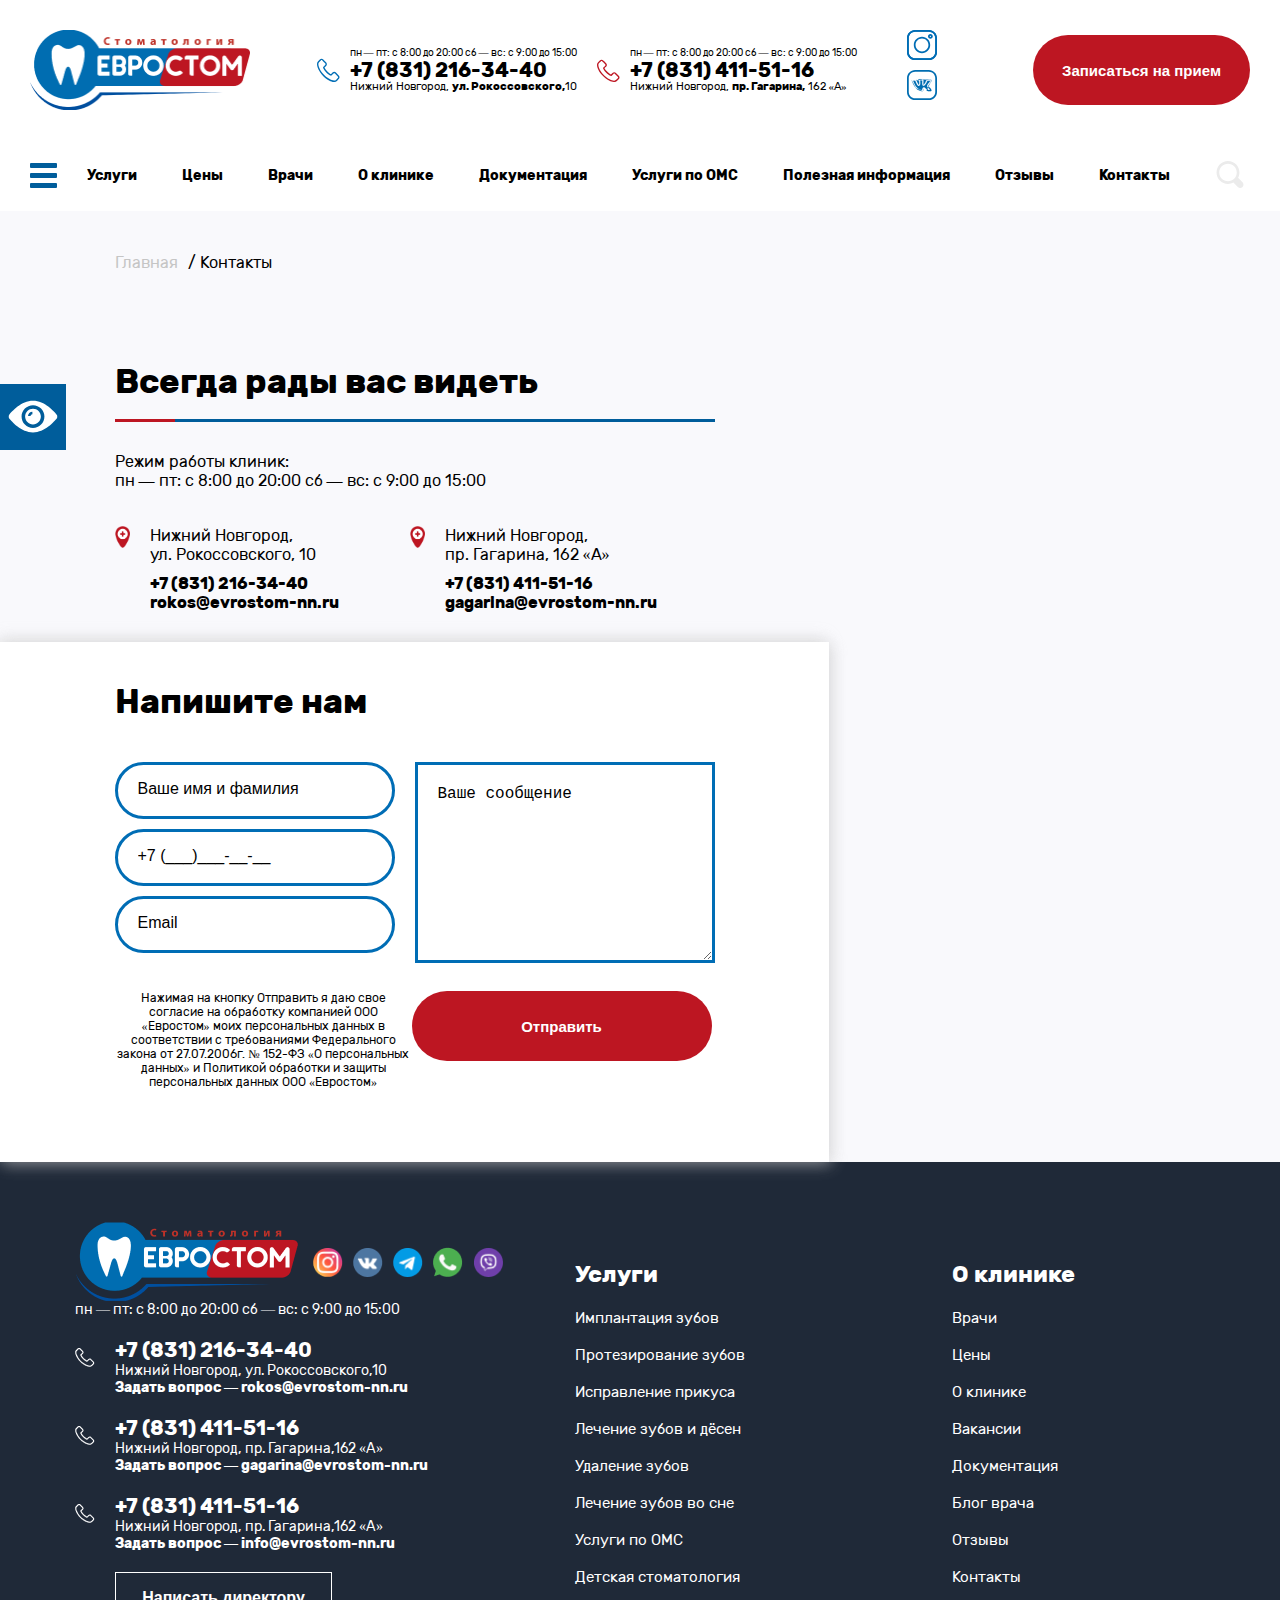
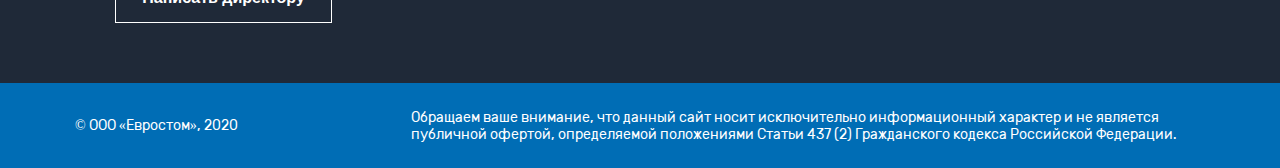
<file: contact.html>
<!DOCTYPE html>
<html lang="ru">

<head>
    <meta charset="UTF-8">
    <meta name="viewport" content="width=device-width, initial-scale=1.0">
    <link rel="stylesheet" href="./normalize.css">
    <link rel="stylesheet" href="./swiper.min.css">
    <link rel="stylesheet" href="./fonts/rubik.css">
    <link rel="stylesheet" href="./style.css">
    <title>Контакты</title>
</head>

<body>
    <header>
        <div class="container container_big">

            <div>
                <div class="menu">
                    <div class="burger-menu">
                        <div class="burger-menu_item"></div>
                        <div class="burger-menu_item"></div>
                        <div class="burger-menu_item"></div>
                    </div>
                    <div class="menu-links">
                        <a href="./services.html">Услуги</a>
                        <a href="./price.html">Цены</a>
                        <a href="./doctors.html">Врачи</a>
                        <a href="./about.html">О клинике</a>
                        <a href="./documentation.html">Документация</a>
                        <a href="">Услуги по ОМС</a>
                        <a href="./advisable.html">Полезная информация</a>
                        <a href="./review.html">Отзывы</a>
                        <a href="./contact.html">Контакты</a>
                    </div>
                    <button class="menu-search">
                        <svg xmlns="http://www.w3.org/2000/svg" width="28" height="27" viewBox="0 0 28 27" ll="none">
                            <path
                                d="M26.5406 21.2768L22.0967 16.8329C22.9047 15.217 23.4433 13.3317 23.4433 11.4464C23.4433 5.11721 18.3261 0 11.9969 0C5.66774 0 0.550537 5.11721 0.550537 11.4464C0.550537 17.7756 5.66774 22.8928 11.9969 22.8928C13.8822 22.8928 15.7675 22.3541 17.3835 21.5461L21.8273 25.99C23.174 27.3367 25.1939 27.3367 26.5406 25.99C27.7525 24.6434 27.7525 22.6234 26.5406 21.2768ZM11.9969 20.1995C7.14904 20.1995 3.2438 16.2943 3.2438 11.4464C3.2438 6.5985 7.14904 2.69327 11.9969 2.69327C16.8448 2.69327 20.75 6.5985 20.75 11.4464C20.75 16.2943 16.8448 20.1995 11.9969 20.1995Z"
                                fill="#EBEBEB" />
                        </svg>
                    </button>
                </div>

                <div class="burger-close"></div>

            </div>






            <div class="header">
                <div class="header-logo">
                    <a href="./index.html">
                        <img src="./img/logo.png" alt="">
                    </a>
                </div>
                <div class="header-contact">
                    <img src="./img/phone-icon.svg" alt="">
                    <div class="header-contact__wrap">
                        <p>пн — пт: с 8:00 до 20:00 сб — вс: с 9:00 до 15:00</p>
                        <a href="tel:+78312163440" class="header-contact__wrap_phone">+7 (831) 216-34-40</a>
                        <a href="" class="header-contact__wrap_link">Нижний Новгород, <strong>ул.
                                Рокоссовского,</strong>10</a>
                    </div>
                </div>
                <div class="header-contact">
                    <img src="./img/phone-icon-2.svg" alt="">
                    <div class="header-contact__wrap">
                        <p>пн — пт: с 8:00 до 20:00 сб — вс: с 9:00 до 15:00</p>
                        <a href="tel:+78314115116" class="header-contact__wrap_phone">+7 (831) 411-51-16</a>
                        <a href="" class="header-contact__wrap_link">Нижний Новгород, <strong>пр. Гагарина,</strong> 162
                            «А»</a>
                    </div>
                </div>
                <div class="header-icon">
                    <img src="./img/insta-icon.svg" alt="">
                    <img src="./img/vk-icon.svg" alt="">
                </div>
                <button class="header-button but-red">Записаться на прием</button>
            </div>
            <div class="mobile-alignment">
                <div class="mobile-phone"></div>
                <div class="mobile-close"></div>
            </div>
        </div>
    </header>

    <section class="burger-section">
        <div class="container container_big">
            <div class="menu">
                <div class="burger-menu">
                    <div class="burger-menu_item"></div>
                    <div class="burger-menu_item"></div>
                    <div class="burger-menu_item"></div>
                </div>
                <div class="menu-links">
                    <a href="./services.html">Услуги</a>
                    <a href="./price.html">Цены</a>
                    <a href="./doctors.html">Врачи</a>
                    <a href="./about.html">О клинике</a>
                    <a href="./documentation.html">Документация</a>
                    <a href="">Услуги по ОМС</a>
                    <a href="./advisable.html">Полезная информация</a>
                    <a href="./review.html">Отзывы</a>
                    <a href="./contact.html">Контакты</a>
                </div>
                <button class="menu-search">
                    <svg xmlns="http://www.w3.org/2000/svg" width="28" height="27" viewBox="0 0 28 27" fill="none">
                        <path
                            d="M26.5406 21.2768L22.0967 16.8329C22.9047 15.217 23.4433 13.3317 23.4433 11.4464C23.4433 5.11721 18.3261 0 11.9969 0C5.66774 0 0.550537 5.11721 0.550537 11.4464C0.550537 17.7756 5.66774 22.8928 11.9969 22.8928C13.8822 22.8928 15.7675 22.3541 17.3835 21.5461L21.8273 25.99C23.174 27.3367 25.1939 27.3367 26.5406 25.99C27.7525 24.6434 27.7525 22.6234 26.5406 21.2768ZM11.9969 20.1995C7.14904 20.1995 3.2438 16.2943 3.2438 11.4464C3.2438 6.5985 7.14904 2.69327 11.9969 2.69327C16.8448 2.69327 20.75 6.5985 20.75 11.4464C20.75 16.2943 16.8448 20.1995 11.9969 20.1995Z"
                            fill="#EBEBEB" />
                    </svg>
                </button>
            </div>
        </div>
    </section>
    <div class="eye">
        <svg width="50" height="50" viewBox="0 0 50 50" fill="none" xmlns="http://www.w3.org/2000/svg">
            <g clip-path="url(#clip0)">
                <path
                    d="M24.9999 16.7207C20.6492 16.7207 17.1143 20.2557 17.1143 24.6064C17.1143 28.9571 20.6492 32.4921 24.9999 32.4921C29.3507 32.4921 32.8856 28.9571 32.8856 24.6064C32.8856 20.2557 29.3507 16.7207 24.9999 16.7207ZM24.4017 22.2679C23.4228 22.2679 22.607 23.0836 22.607 24.0626H19.9966C20.051 21.6153 22.0088 19.6574 24.4017 19.6574V22.2679Z"
                    fill="white" />
                <path
                    d="M48.929 22.9753C46.2642 19.6579 36.7469 8.83545 25 8.83545C13.2531 8.83545 3.73585 19.6579 1.07103 22.9753C0.309656 23.8998 0.309656 25.2594 1.07103 26.2383C3.73585 29.5558 13.2531 40.3782 25 40.3782C36.7469 40.3782 46.2642 29.5558 48.929 26.2383C49.6903 25.3138 49.6903 23.9542 48.929 22.9753ZM25 36.0275C18.6915 36.0275 13.5794 30.9154 13.5794 24.6068C13.5794 18.2983 18.6915 13.1862 25 13.1862C31.3085 13.1862 36.4206 18.2983 36.4206 24.6068C36.4206 30.9154 31.3085 36.0275 25 36.0275Z"
                    fill="white" />
            </g>
            <defs>
                <clipPath id="clip0">
                    <rect width="49" height="49" fill="white" transform="translate(0.5 0.106445)" />
                </clipPath>
            </defs>
        </svg>
    </div>


    <section class="contact">
        <div class="contact-wrap">
            <div class="contact-info">
                <div class="contact-container">
                    <div class="title title_links">
                        <a href="./index.html" class="title_link">Главная</a>
                        <a href="./contact.html" class="title_link">/ Контакты</a>
                    </div>
                    <div class="title title_line">
                        <h2>Всегда рады вас видеть</h2>
                    </div>
                    <div class="contact-mode">
                        Режим работы клиник:<br> пн — пт: с 8:00 до 20:00 сб — вс: с 9:00 до 15:00
                    </div>
                    <div class="contact-address">
                        <div class="contact-address_item">
                            <img src="./img/doctors/place.png" alt="">
                            <div>
                                <p>Нижний Новгород,<br> ул. Рокоссовского, 10</p>
                                <a href="tel:'+78312163440'">+7 (831) 216-34-40</a>
                                <a href="mail:'rokos@evrostom-nn.ru'">rokos@evrostom-nn.ru</a>
                            </div>
                        </div>
                        <div class="contact-address_item">
                            <img src="./img/doctors/place.png" alt="">
                            <div>
                                <p>Нижний Новгород,<br> пр. Гагарина, 162 «А»</p>
                                <a href="tel:'+78314115116'">+7 (831) 411-51-16</a>
                                <a href="mail:' gagarina@evrostom-nn.ru'">gagarina@evrostom-nn.ru</a>
                            </div>
                        </div>
                    </div>
                </div>

                <div class="mobile-map">

                    <div style="position:relative;overflow:hidden;"><a
                            href="https://yandex.kz/maps/47/nizhny-novgorod/search/%D0%9D%D0%B8%D0%B6%D0%BD%D0%B8%D0%B9%20%D0%9D%D0%BE%D0%B2%D0%B3%D0%BE%D1%80%D0%BE%D0%B4%20%D0%95%D0%B2%D1%80%D0%BE%D1%81%D1%82%D0%BE%D0%BC/?utm_medium=mapframe&utm_source=maps"
                            style="color:#eee;font-size:12px;position:absolute;top:0px;">Нижний Новгород Евростом в
                            Нижнем Новгороде</a><a
                            href="https://yandex.kz/maps/47/nizhny-novgorod/?utm_medium=mapframe&utm_source=maps"
                            style="color:#eee;font-size:12px;position:absolute;top:14px;">Нижний Новгород</a><iframe
                            src="https://yandex.kz/map-widget/v1/-/CCQxYGTgLC" width="100%" height="390" frameborder="1"
                            allowfullscreen="true" style="position:relative;"></iframe></div>

                </div>


                <div class="contact-form">
                    <div class="contact-container">
                        <div class="title">
                            <h2>Напишите нам</h2>
                        </div>
                        <form>
                            <div class="contact-form_inputs">
                                <input type="text" placeholder="Ваше имя и фамилия">
                                <input type="text" placeholder="+7 (___)___-__-__">
                                <input type="text" placeholder="Email">
                            </div>
                            <textarea placeholder="Ваше сообщение"></textarea>
                        </form>
                        <div class="row">
                            <p>Нажимая на кнопку Отправить я даю свое согласие на обработку компанией ООО «Евростом»
                                моих персональных данных в
                                соответствии с требованиями Федерального закона от 27.07.2006г. № 152-ФЗ «О персональных
                                данных» и Политикой обработки и
                                защиты персональных данных ООО «Евростом»</p>
                            <button class="but-red">Отправить</button>
                        </div>
                    </div>
                </div>
            </div>
            <div class="contact-map">
                <script type="text/javascript" charset="utf-8" async
                    src="https://api-maps.yandex.ru/services/constructor/1.0/js/?um=constructor%3Af62ffeafbd865d622f9d9d3d2132edf911f53efd78799b00be3477e668093301&amp;width=100%25&amp;height=900&amp;lang=ru_RU&amp;scroll=false">
                </script>
            </div>
        </div>
    </section>



    <footer class="footer">
        <div class="container">
            <div class="row">
                <div class="footer-wrap">
                    <div class="footer-item">
                        <div class="row row-invert">
                            <img src="./img/logo-2.png" alt="" class="footer-item_logo">
                            <div class="footer-item_icons">
                                <a href=""><img src="./img/insta-2.png" alt=""></a>
                                <a href=""><img src="./img/vk-2.png" alt=""></a>
                                <a href=""><img src="./img/telegram-2.png" alt=""></a>
                                <a href=""><img src="./img/whatsup-2.png" alt=""></a>
                                <a href=""><img src="./img/viber-3.png" alt=""></a>
                            </div>
                        </div>
                        <div class="footer-item_time"> пн — пт: с 8:00 до 20:00 сб — вс: с 9:00 до 15:00 </div>
                        <div class="footer-contact">
                            <img src="./img/phone-white.png" alt="">
                            <div class="footer-contact__wrap">
                                <a href="tel:+78312163440" class="footer-contact__wrap_phone">+7 (831) 216-34-40</a>
                                <a href="" class="footer-contact__wrap_link">Нижний Новгород, ул. Рокоссовского,10</a>
                                <a href="mail:rokos@evrostom-nn.ru" class="footer-contact__wrap_mail">Задать вопрос —
                                    rokos@evrostom-nn.ru</a>
                            </div>
                        </div>
                        <div class="footer-contact">
                            <img src="./img/phone-white.png" alt="">
                            <div class="footer-contact__wrap">
                                <a href="tel:+78314115116" class="footer-contact__wrap_phone">+7 (831) 411-51-16</a>
                                <a href="" class="footer-contact__wrap_link">Нижний Новгород, пр. Гагарина,162 «А»</a>
                                <a href="mail:gagarina@evrostom-nn.ru" class="footer-contact__wrap_mail">Задать вопрос —
                                    gagarina@evrostom-nn.ru</a>
                            </div>
                        </div>
                        <div class="footer-contact">
                            <img src="./img/phone-white.png" alt="">
                            <div class="footer-contact__wrap">
                                <a href="tel:+78314115116" class="footer-contact__wrap_phone">+7 (831) 411-51-16</a>
                                <a href="" class="footer-contact__wrap_link">Нижний Новгород, пр. Гагарина,162 «А»</a>
                                <a href="mail:info@evrostom-nn.ru" class="footer-contact__wrap_mail">Задать вопрос —
                                    info@evrostom-nn.ru</a>
                            </div>
                        </div>
                        <button class="footer-button">Написать директору</button>
                    </div>
                </div>
                <div class="footer-wrap">
                    <div class="footer-item_links">
                        <p>Услуги</p>
                        <a href="./implant.html">Имплантация зубов</a>
                        <a href="">Протезирование зубов</a>
                        <a href="">Исправление прикуса</a>
                        <a href="">Лечение зубов и дёсен</a>
                        <a href="">Удаление зубов</a>
                        <a href="">Лечение зубов во сне</a>
                        <a href="">Услуги по ОМС</a>
                        <a href="">Детская стоматология</a>
                    </div>
                    <div class="footer-item_links">
                        <p>О клинике</p>
                        <a href="">Врачи </a>
                        <a href="./price.html">Цены</a>
                        <a href="">О клинике</a>
                        <a href="./vacancies.html">Вакансии</a>
                        <a href="./documentation.html">Документация</a>
                        <a href="">Блог врача</a>
                        <a href="">Отзывы</a>
                        <a href="./contact.html">Контакты</a>
                    </div>
                </div>
            </div>
        </div>
    </footer>

    <section class="info">
        <div class="container">
            <div class="row">
                <div class="text">© OOO «Евростом», 2020</div>
                <p>Обращаем ваше внимание, что данный сайт носит исключительно информационный характер и не является
                    публичной офертой, определяемой положениями Статьи 437 (2) Гражданского кодекса Российской
                    Федерации.
                </p>
            </div>
        </div>
    </section>

    <div class="scroll-top">
        <svg width="16" height="11" viewBox="0 0 16 11" fill="none" xmlns="http://www.w3.org/2000/svg">
            <path
                d="M2.16586 10.7643L7.89709 4.58087L13.6283 10.7643L15.3971 8.85602L7.89709 0.764283L0.397095 8.85602L2.16586 10.7643Z"
                fill="black" />
        </svg>
    </div>


    <div class="modal-mobile modal-mobile_phone">
        <div class="modal-mobile_contact_info">
            <p>пн — пт: с 8:00 до 20:00 сб — вс: с 9:00 до 15:00</p>
            <a href="tel:+78314115116">+7 (831) 411-51-16</a><br>
            <a href="" class="header-contact__wrap_link">Нижний Новгород, <strong>пр. Гагарина</strong>, 162 «А»</a>
        </div>
        <div class="modal-mobile_contact_info">
            <p>пн — пт: с 8:00 до 20:00 сб — вс: с 9:00 до 15:00</p>
            <a href="tel:+78312163440">+7 (831) 216-34-40</a><br>
            <a href="" class="header-contact__wrap_link">Нижний Новгород, <strong>ул. Рокоссовского</strong>, 10</a>
        </div>
        <div class="modal-mobile_social_links">
            <ul>
                <li><a href=""><img src="./img/insta_mobile.png" alt=""></a></li>
                <li><a href=""><img src="./img/vk_mobile.png" alt=""></a></li>
                <li><a href=""><img src="./img/telegram_mobile.png" alt=""></a></li>
                <li><a href=""><img src="./img/whatsup_mobile.png" alt=""></a></li>
                <li><a href=""><img src="./img/viber_mobile.png" alt=""></a></li>
            </ul>
        </div>
        <div class="mobile-container_button">
            <button class="but-red">Записаться на прием</button>
        </div>
    </div>

    <div class="modal-menu modal-menu_burger">
        <div class="find-mobile">

            <input type="text" class="find-text">
            <button class="button-find-mobile">Найти</button>
        </div>
        <ul class="modal-menu_navigation">
            <div class="modal-menu_droplist">



                <div class="acc-header">
                    <div class="acc-header__title">
                        <p>Услуги</p>
                    </div>

                    <button class="acc-header__but">
                        <svg width="16" height="11" viewBox="0 0 16 11" fill="none" xmlns="http://www.w3.org/2000/svg">
                            <path
                                d="M2.22287 10.0181L7.9541 3.83465L13.6853 10.0181L15.4541 8.10981L7.9541 0.0180671L0.454101 8.10981L2.22287 10.0181Z"
                                fill="black" />
                        </svg>
                    </button>
                </div>

                <div class="services-wrap acc-item">

                    <div class="acc">
                        <div class="acc-header">
                            <div class="acc-header__title">

                                <p>Имплантация</p>
                            </div>
                            <button class="acc-header__but">
                                <svg width="16" height="11" viewBox="0 0 16 11" fill="none"
                                    xmlns="http://www.w3.org/2000/svg">
                                    <path
                                        d="M2.22287 10.0181L7.9541 3.83465L13.6853 10.0181L15.4541 8.10981L7.9541 0.0180671L0.454101 8.10981L2.22287 10.0181Z"
                                        fill="black" />
                                </svg>
                            </button>
                        </div>
                        <div class="services-wrap acc-item">
                            <button class="services-wrap__button"><a href="">Имплантация<br> «под ключ»</a></button>
                            <button class="services-wrap__button"><a href="">Одномоментная имплантация</a></button>
                            <button class="services-wrap__button"><a href="">Имплантация all-on-4</a></button>
                            <button class="services-wrap__button"><a href="">Имплантация all-on-6</a></button>
                            <button class="services-wrap__button"><a href="">Синус-лифтинг</a></button>
                            <button class="services-wrap__button"> <a href="">Костная пластика</a></button>
                            <button class="services-wrap__button"><a href="">Имплантация по 3D-шаблону</a></button>
                        </div>
                    </div>
                    <div class="acc">
                        <div class="acc-header">
                            <div class="acc-header__title">

                                <p>Протезирование</p>
                            </div>
                            <button class="acc-header__but">
                                <svg width="16" height="11" viewBox="0 0 16 11" fill="none"
                                    xmlns="http://www.w3.org/2000/svg">
                                    <path
                                        d="M2.22287 10.0181L7.9541 3.83465L13.6853 10.0181L15.4541 8.10981L7.9541 0.0180671L0.454101 8.10981L2.22287 10.0181Z"
                                        fill="black" />
                                </svg>
                            </button>
                        </div>
                        <div class="services-wrap acc-item">
                            <button class="services-wrap__button"><a href=""> Виниры</a></button>
                            <button class="services-wrap__button"><a href="">Коронки из прессован- ной керамики EMAX</a>
                            </button>
                            <button class="services-wrap__button"><a href="">Съёмное протезирование</a> </button>
                            <button class="services-wrap__button"><a href="">Протезирование на имлантатах</a> </button>
                            <button class="services-wrap__button"><a href="">Зубные коронки с опорой на свои зубы</a>
                            </button>
                            <button class="services-wrap__button"><a href="">Мостовидные протезы</a> </button>
                        </div>
                    </div>
                    <div class="acc">
                        <div class="acc-header">
                            <div class="acc-header__title">

                                <p>Исправление прикуса</p>
                            </div>
                            <button class="acc-header__but">
                                <svg width="16" height="11" viewBox="0 0 16 11" fill="none"
                                    xmlns="http://www.w3.org/2000/svg">
                                    <path
                                        d="M2.22287 10.0181L7.9541 3.83465L13.6853 10.0181L15.4541 8.10981L7.9541 0.0180671L0.454101 8.10981L2.22287 10.0181Z"
                                        fill="black" />
                                </svg>
                            </button>
                        </div>
                        <div class="services-wrap acc-item">
                            <button class="services-wrap__button"><a href="">Брекет-системы</a> </button>
                            <button class="services-wrap__button"><a href="">Элайнеры</a> </button>
                            <button class="services-wrap__button"><a href="">Трейнеры и каппы</a> </button>
                        </div>
                    </div>
                    <div class="acc">
                        <div class="acc-header">
                            <div class="acc-header__title">

                                <p>Лечение зубов и десен</p>
                            </div>
                            <button class="acc-header__but">
                                <svg width="16" height="11" viewBox="0 0 16 11" fill="none"
                                    xmlns="http://www.w3.org/2000/svg">
                                    <path
                                        d="M2.22287 10.0181L7.9541 3.83465L13.6853 10.0181L15.4541 8.10981L7.9541 0.0180671L0.454101 8.10981L2.22287 10.0181Z"
                                        fill="black" />
                                </svg>
                            </button>
                        </div>
                        <div class="services-wrap acc-item">
                            <button class="services-wrap__button"><a href="">Лечение кариес</a> </button>
                            <button class="services-wrap__button"><a href="">Лечение каналов зуба</a> </button>
                            <button class="services-wrap__button"><a href="">Эстетическая реставрация</a> </button>
                            <button class="services-wrap__button"><a href="">Лечение гранулемы и кисты зуба</a>
                            </button>
                            <button class="services-wrap__button"><a href="">Лечение пародонтоза</a> </button>
                            <button class="services-wrap__button"><a href=""> Плазмолифтинг дёсен</a></button>
                            <button class="services-wrap__button"><a href="">Лечение стоматита</a> </button>
                            <button class="services-wrap__button"><a href="">Профгигиена полости рта</a> </button>
                        </div>
                    </div>
                    <div class="acc">
                        <div class="acc-header">
                            <div class="acc-header__title">

                                <p>Удаление зубов</p>
                            </div>
                            <button class="acc-header__but">
                                <svg width="16" height="11" viewBox="0 0 16 11" fill="none"
                                    xmlns="http://www.w3.org/2000/svg">
                                    <path
                                        d="M2.22287 10.0181L7.9541 3.83465L13.6853 10.0181L15.4541 8.10981L7.9541 0.0180671L0.454101 8.10981L2.22287 10.0181Z"
                                        fill="black" />
                                </svg>
                            </button>
                        </div>
                        <div class="services-wrap acc-item">
                            <button class="services-wrap__button"><a href="">Удаление коренного зуба</a> </button>
                            <button class="services-wrap__button"><a href="">Удаление подвижного зуба</a> </button>
                            <button class="services-wrap__button"><a href="">Удаление однокорневого зуба</a> </button>
                            <button class="services-wrap__button"><a href="">Удаление многокорневого зуба</a> </button>
                            <button class="services-wrap__button"><a href="">Удаление ретиниро- ванного зуба</a>
                            </button>
                            <button class="services-wrap__button"><a href="">Удаление зуба мудрости</a> </button>
                            <button class="services-wrap__button"><a href="">Удаление корня зуба</a> </button>
                        </div>
                    </div>
                    <div class="acc">
                        <div class="acc-header">
                            <div class="acc-header__title">

                                <p>Лечение зубов во сне</p>
                            </div>
                            <button class="acc-header__but">
                                <svg width="16" height="11" viewBox="0 0 16 11" fill="none"
                                    xmlns="http://www.w3.org/2000/svg">
                                    <path
                                        d="M2.22287 10.0181L7.9541 3.83465L13.6853 10.0181L15.4541 8.10981L7.9541 0.0180671L0.454101 8.10981L2.22287 10.0181Z"
                                        fill="black" />
                                </svg>
                            </button>
                        </div>
                        <div class="services-wrap acc-item">
                            <button class="services-wrap__button"><a href="">Удаление зубов</a> </button>
                            <button class="services-wrap__button"><a href="">Сложная хиругия: удаление кист, пластика
                                    дёсен,
                                    костная пластика</a> </button>
                            <button class="services-wrap__button"><a href="">Терапия без боли: кариес и пульпит,
                                    профессиональная чистка, лечение каналов</a> </button>
                            <button class="services-wrap__button"><a href=""> Имплантация</a></button>
                        </div>
                    </div>
                    <div class="acc">
                        <div class="acc-header">
                            <div class="acc-header__title">

                                <p>Детская стоматология</p>
                            </div>
                            <button class="acc-header__but">
                                <svg width="16" height="11" viewBox="0 0 16 11" fill="none"
                                    xmlns="http://www.w3.org/2000/svg">
                                    <path
                                        d="M2.22287 10.0181L7.9541 3.83465L13.6853 10.0181L15.4541 8.10981L7.9541 0.0180671L0.454101 8.10981L2.22287 10.0181Z"
                                        fill="black" />
                                </svg>
                            </button>
                        </div>
                        <div class="services-wrap acc-item">
                            <button class="services-wrap__button"><a href="">Лечение зубов и дёсен</a> </button>
                            <button class="services-wrap__button"><a href=""> Удаление зубов</a></button>
                            <button class="services-wrap__button"><a href="">Профгигиена полости рта и зубов</a>
                            </button>
                            <button class="services-wrap__button"><a href=""> Коррекция прикуса</a></button>
                            <button class="services-wrap__button"><a href="">Протезирование молочных зубов</a> </button>
                        </div>
                    </div>
                </div>
            </div>



            <li><a href="./price.html">Цены</a></li>
            <li><a href="./doctors.html">Врачи</a></li>
            <li><a href="./about.html">О клинике</a></li>
            <li><a href="./documentation.html">Документация</a></li>
            <li><a href="">Услуги по ОМС</a></li>
            <li><a href="./advisable.html">Полезная информация</a></li>
            <li><a href="./review.html">Отзывы</a></li>
            <li><a href="./contact.html">Контакты</a></li>
        </ul>


        <div class="button-contact_area">
            <button class="but-red">Записаться на прием</button>


            <div class="modal-menu_contact_info">
                <a href="tel:+78314115116">+7 (831) 411-51-16</a><br>
                <a href="" class="header-contact__wrap_link">Нижний Новгород, <strong>пр. Гагарина</strong>, 162 «А»</a>
            </div>
            <div class="modal-menu_contact_info">
                <a href="tel:+78312163440">+7 (831) 216-34-40</a><br>
                <a href="" class="header-contact__wrap_link">Нижний Новгород, <strong>ул. Рокоссовского</strong>, 10</a>
            </div>
        </div>
    </div>

    </div>
    </div>



    <script src="./swiper.min.js"></script>
    <script src='./script.js'></script>
    <script src='./script-popup.js'></script>
</body>

</html>
</file>
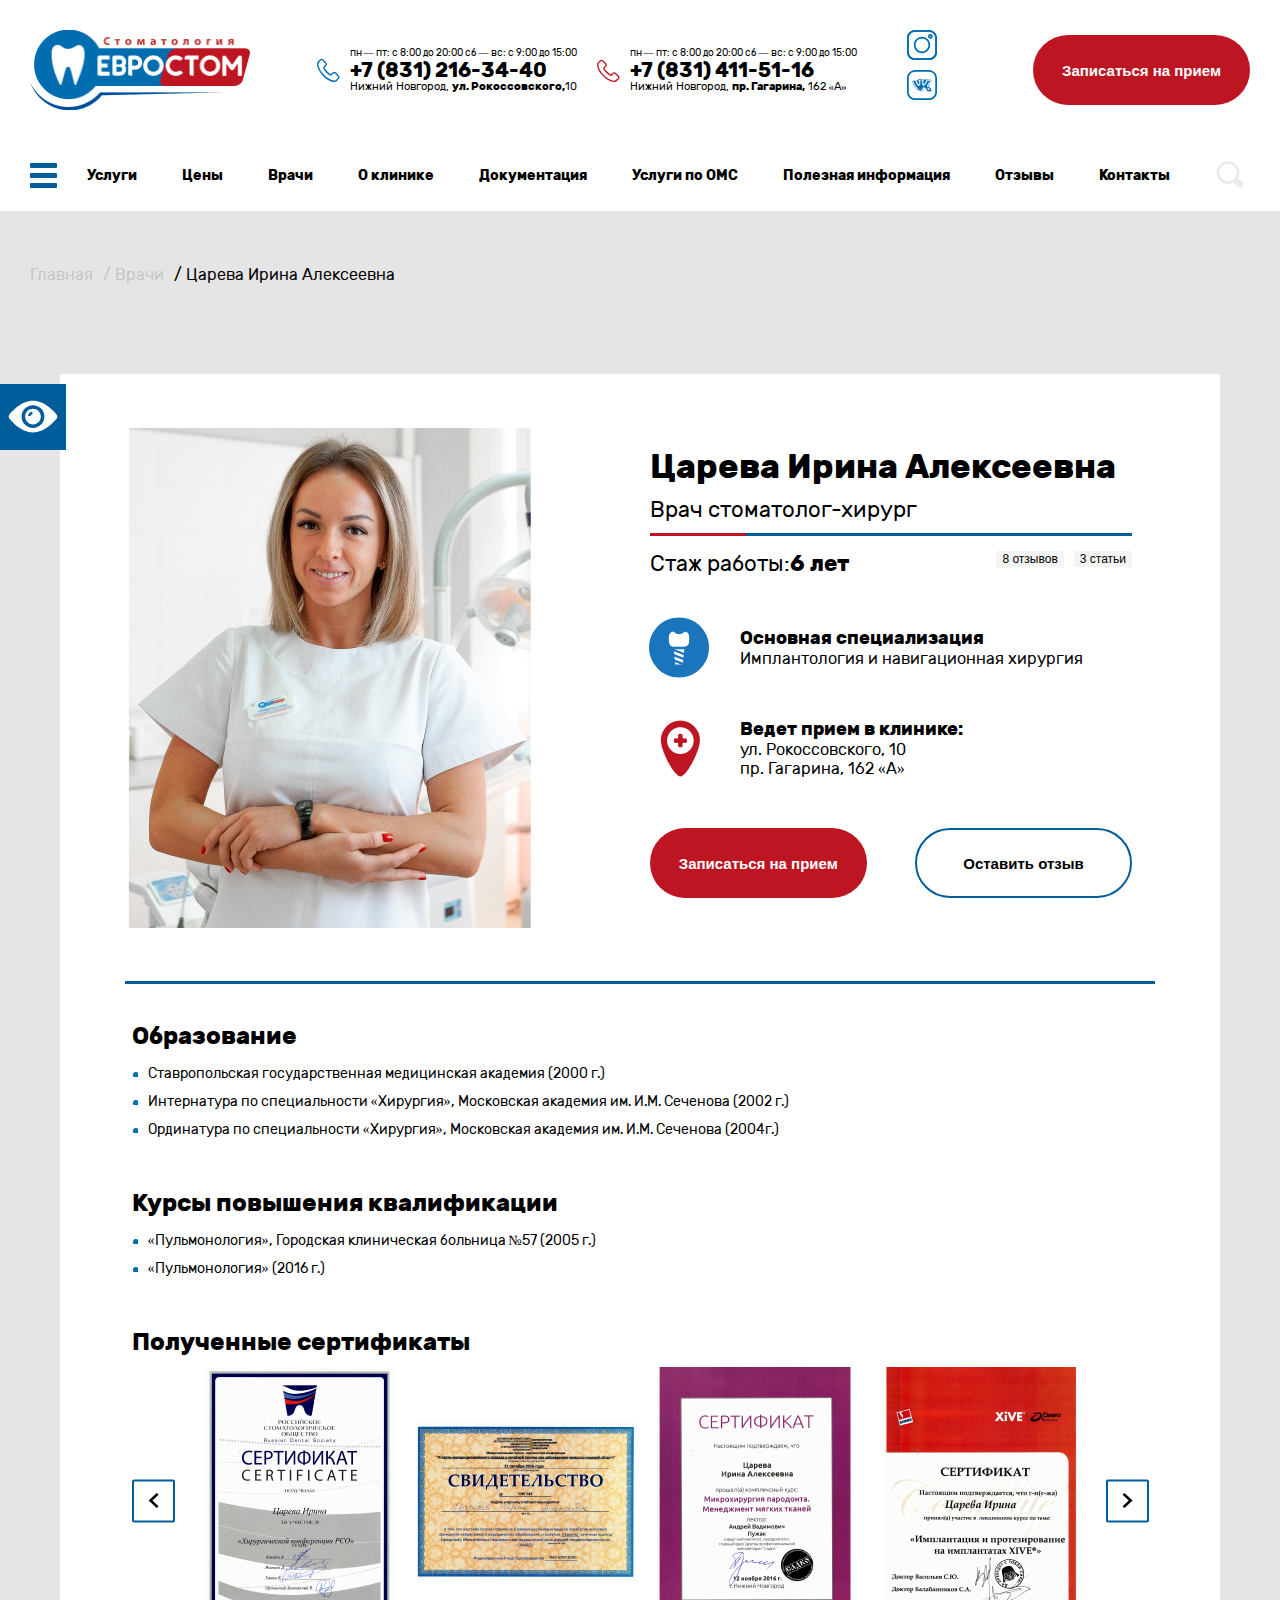
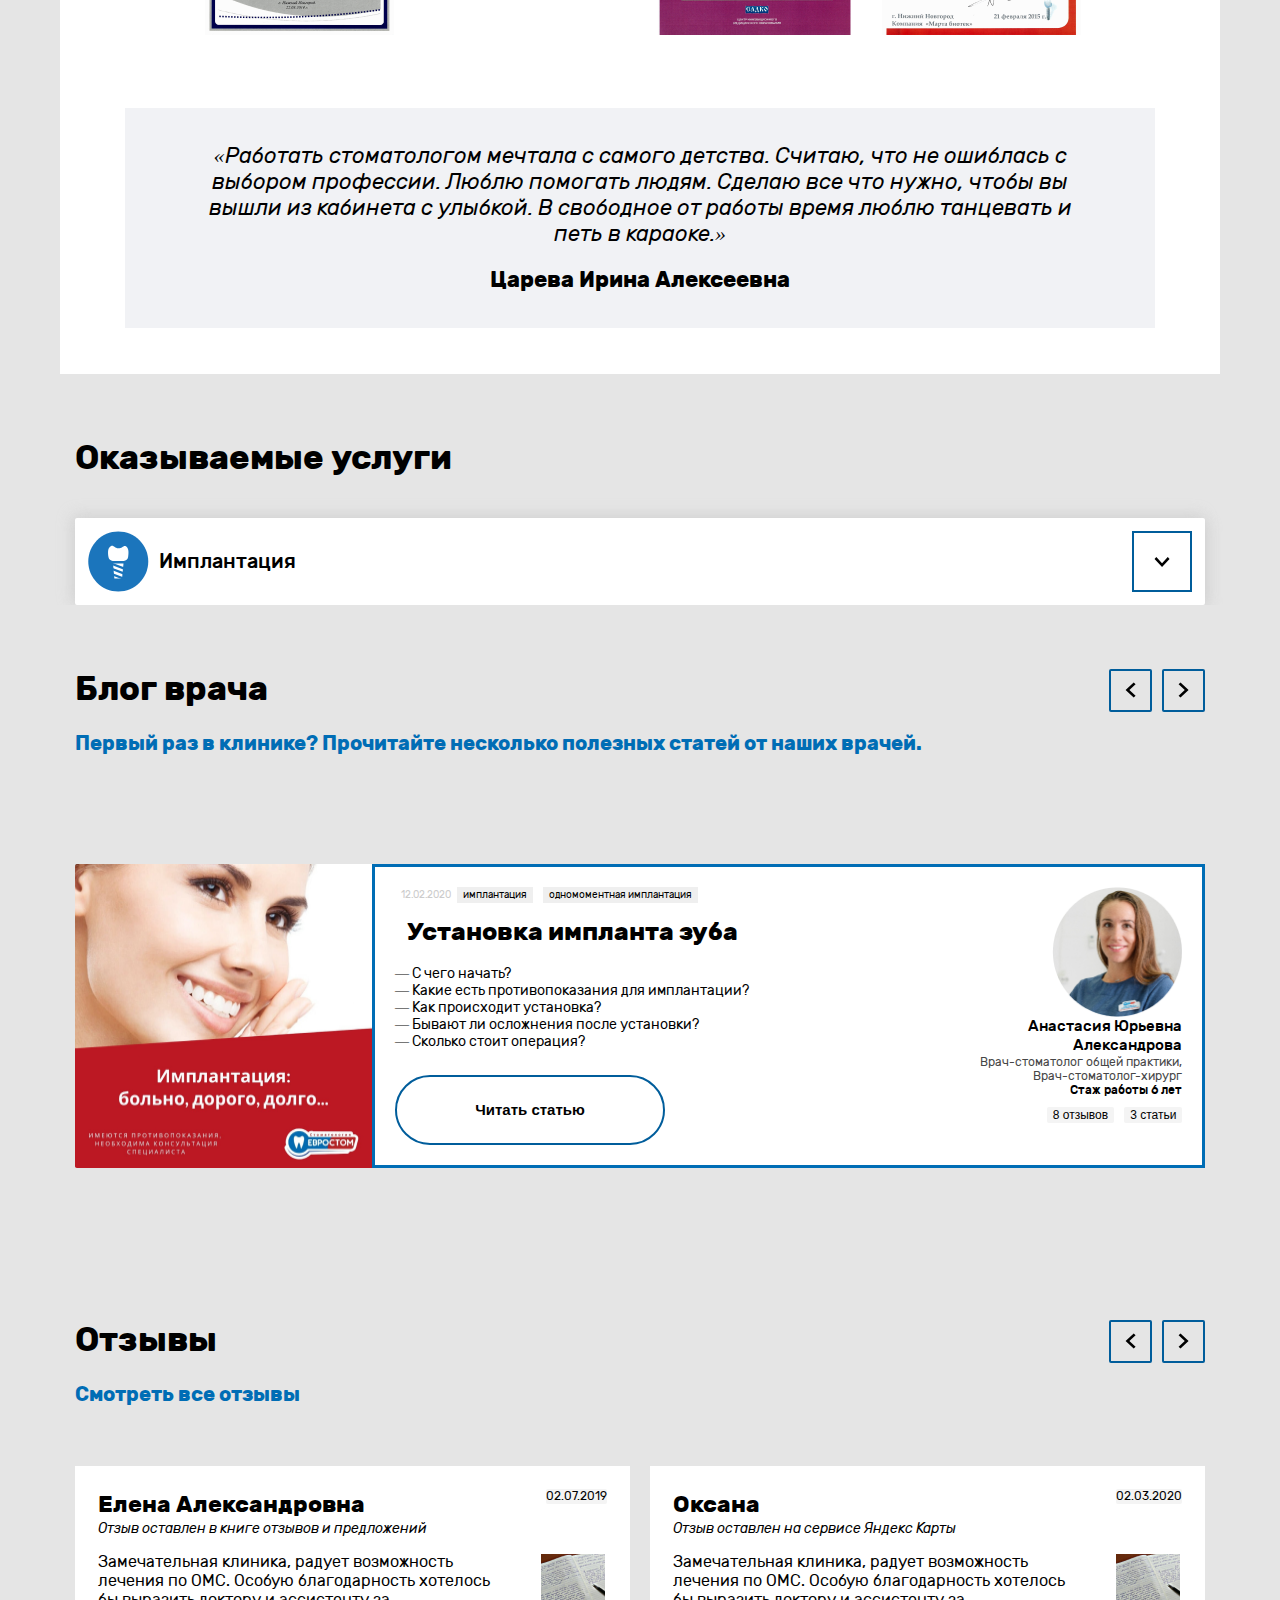
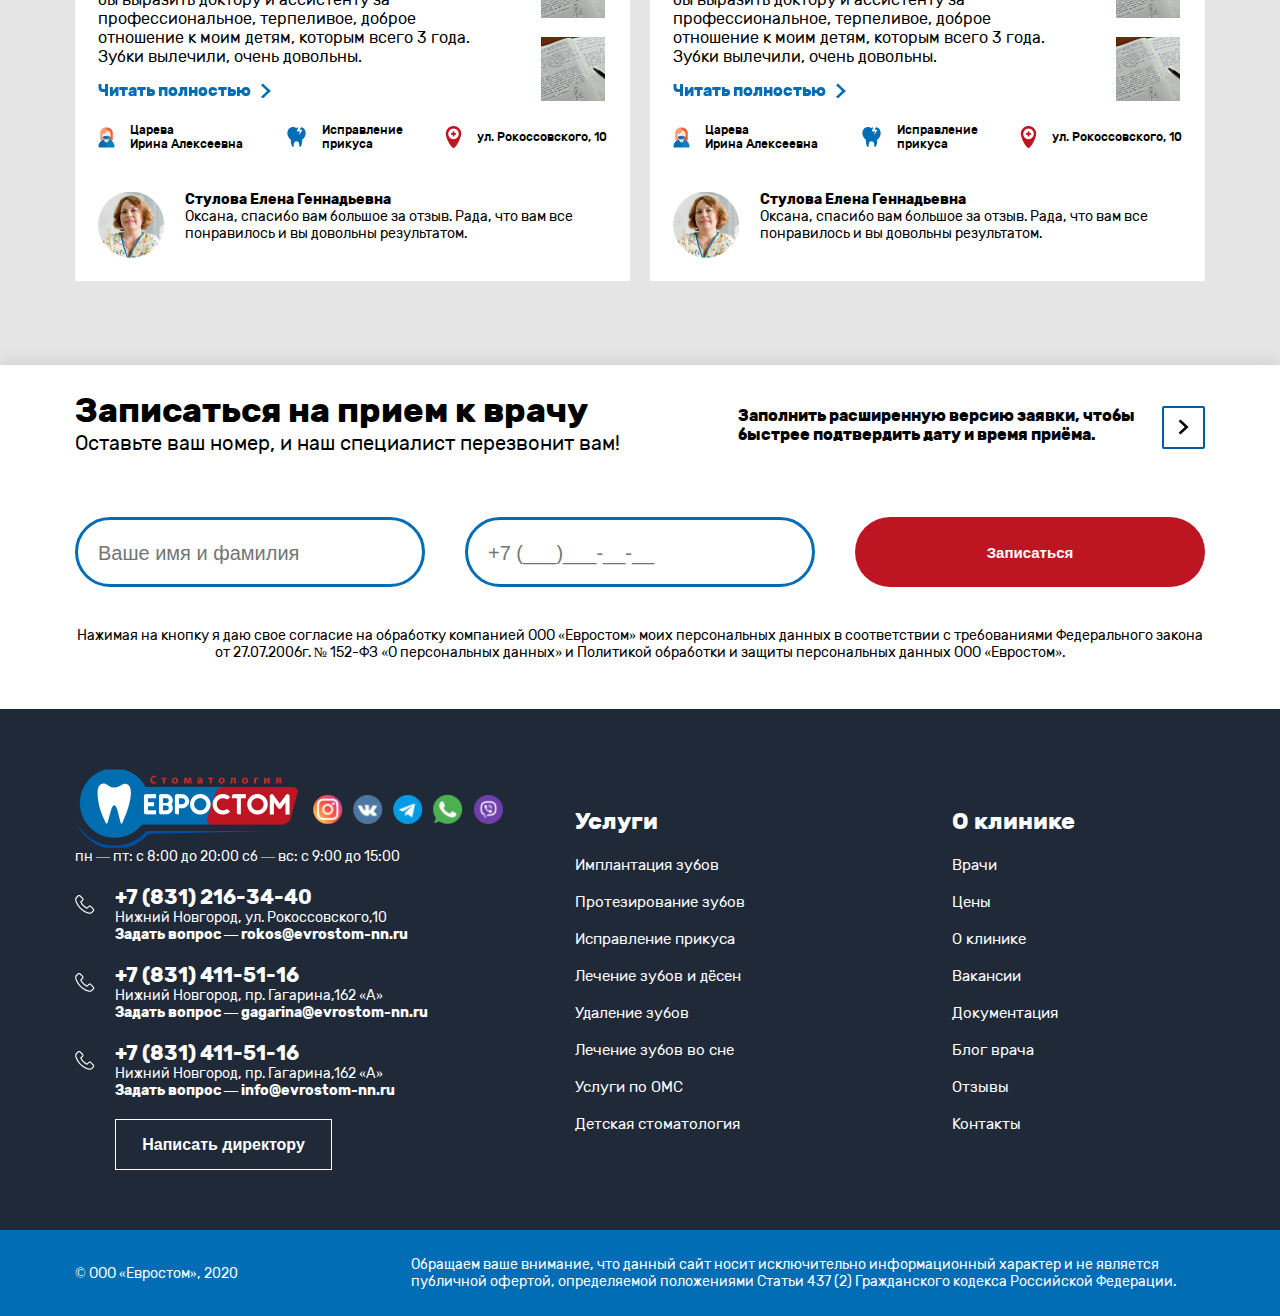
<file: doctor.html>
<!DOCTYPE html>
<html lang="ru">

<head>
    <meta charset="UTF-8">
    <meta name="viewport" content="width=device-width, initial-scale=1.0">
    <link rel="stylesheet" href="./normalize.css">
    <link rel="stylesheet" href="./swiper.min.css">
    <link rel="stylesheet" href="./fonts/rubik.css">
    <link rel="stylesheet" href="./style.css">
    <title>Царева Ирина Алексеевн</title>
</head>

<body>
    <header>
        <div class="container container_big">

            <div>
                <div class="menu">
                    <div class="burger-menu">
                        <div class="burger-menu_item"></div>
                        <div class="burger-menu_item"></div>
                        <div class="burger-menu_item"></div>
                    </div>
                    <div class="menu-links">
                        <a href="./services.html">Услуги</a>
                        <a href="./price.html">Цены</a>
                        <a href="./doctors.html">Врачи</a>
                        <a href="./about.html">О клинике</a>
                        <a href="./documentation.html">Документация</a>
                        <a href="">Услуги по ОМС</a>
                        <a href="./advisable.html">Полезная информация</a>
                        <a href="./review.html">Отзывы</a>
                        <a href="./contact.html">Контакты</a>
                    </div>
                    <button class="menu-search">
                        <svg xmlns="http://www.w3.org/2000/svg" width="28" height="27" viewBox="0 0 28 27" ll="none">
                            <path
                                d="M26.5406 21.2768L22.0967 16.8329C22.9047 15.217 23.4433 13.3317 23.4433 11.4464C23.4433 5.11721 18.3261 0 11.9969 0C5.66774 0 0.550537 5.11721 0.550537 11.4464C0.550537 17.7756 5.66774 22.8928 11.9969 22.8928C13.8822 22.8928 15.7675 22.3541 17.3835 21.5461L21.8273 25.99C23.174 27.3367 25.1939 27.3367 26.5406 25.99C27.7525 24.6434 27.7525 22.6234 26.5406 21.2768ZM11.9969 20.1995C7.14904 20.1995 3.2438 16.2943 3.2438 11.4464C3.2438 6.5985 7.14904 2.69327 11.9969 2.69327C16.8448 2.69327 20.75 6.5985 20.75 11.4464C20.75 16.2943 16.8448 20.1995 11.9969 20.1995Z"
                                fill="#EBEBEB" />
                        </svg>
                    </button>
                </div>

                <div class="burger-close"></div>

            </div>


            <div class="header">
                <div class="header-logo">
                    <a href="./index.html"><img src="./img/logo.png" alt=""></a>
                </div>
                <div class="header-contact">
                    <img src="./img/phone-icon.svg" alt="">
                    <div class="header-contact__wrap">
                        <p>пн — пт: с 8:00 до 20:00 сб — вс: с 9:00 до 15:00</p>
                        <a href="tel:+78312163440" class="header-contact__wrap_phone">+7 (831) 216-34-40</a>
                        <a href="" class="header-contact__wrap_link">Нижний Новгород, <strong>ул.
                                Рокоссовского,</strong>10</a>
                    </div>
                </div>
                <div class="header-contact">
                    <img src="./img/phone-icon-2.svg" alt="">
                    <div class="header-contact__wrap">
                        <p>пн — пт: с 8:00 до 20:00 сб — вс: с 9:00 до 15:00</p>
                        <a href="tel:+78314115116" class="header-contact__wrap_phone">+7 (831) 411-51-16</a>
                        <a href="" class="header-contact__wrap_link">Нижний Новгород, <strong>пр. Гагарина,</strong> 162
                            «А»</a>
                    </div>
                </div>
                <div class="header-icon">
                    <img src="./img/insta-icon.svg" alt="">
                    <img src="./img/vk-icon.svg" alt="">
                </div>
                <button class="header-button but-red">Записаться на прием</button>
            </div>
            <div class="mobile-alignment">
                <div class="mobile-phone"></div>
                <div class="mobile-close"></div>
            </div>
        </div>
    </header>
    <section class="burger-section">
        <div class="container container_big">
            <div class="menu">
                <div class="burger-menu">
                    <div class="burger-menu_item"></div>
                    <div class="burger-menu_item"></div>
                    <div class="burger-menu_item"></div>
                </div>
                <div class="menu-links">
                    <a href="./services.html">Услуги</a>
                    <a href="./price.html">Цены</a>
                    <a href="./doctors.html">Врачи</a>
                    <a href="./about.html">О клинике</a>
                    <a href="./documentation.html">Документация</a>
                    <a href="">Услуги по ОМС</a>
                    <a href="./advisable.html">Полезная информация</a>
                    <a href="">Отзывы</a>
                    <a href="./contact.html">Контакты</a>
                </div>
                <button class="menu-search">
                    <svg xmlns="http://www.w3.org/2000/svg" width="28" height="27" viewBox="0 0 28 27" fill="none">
                        <path
                            d="M26.5406 21.2768L22.0967 16.8329C22.9047 15.217 23.4433 13.3317 23.4433 11.4464C23.4433 5.11721 18.3261 0 11.9969 0C5.66774 0 0.550537 5.11721 0.550537 11.4464C0.550537 17.7756 5.66774 22.8928 11.9969 22.8928C13.8822 22.8928 15.7675 22.3541 17.3835 21.5461L21.8273 25.99C23.174 27.3367 25.1939 27.3367 26.5406 25.99C27.7525 24.6434 27.7525 22.6234 26.5406 21.2768ZM11.9969 20.1995C7.14904 20.1995 3.2438 16.2943 3.2438 11.4464C3.2438 6.5985 7.14904 2.69327 11.9969 2.69327C16.8448 2.69327 20.75 6.5985 20.75 11.4464C20.75 16.2943 16.8448 20.1995 11.9969 20.1995Z"
                            fill="#EBEBEB" />
                    </svg>
                </button>
            </div>
        </div>
    </section>
    <div class="eye">
        <svg width="50" height="50" viewBox="0 0 50 50" fill="none" xmlns="http://www.w3.org/2000/svg">
            <g clip-path="url(#clip0)">
                <path
                    d="M24.9999 16.7207C20.6492 16.7207 17.1143 20.2557 17.1143 24.6064C17.1143 28.9571 20.6492 32.4921 24.9999 32.4921C29.3507 32.4921 32.8856 28.9571 32.8856 24.6064C32.8856 20.2557 29.3507 16.7207 24.9999 16.7207ZM24.4017 22.2679C23.4228 22.2679 22.607 23.0836 22.607 24.0626H19.9966C20.051 21.6153 22.0088 19.6574 24.4017 19.6574V22.2679Z"
                    fill="white" />
                <path
                    d="M48.929 22.9753C46.2642 19.6579 36.7469 8.83545 25 8.83545C13.2531 8.83545 3.73585 19.6579 1.07103 22.9753C0.309656 23.8998 0.309656 25.2594 1.07103 26.2383C3.73585 29.5558 13.2531 40.3782 25 40.3782C36.7469 40.3782 46.2642 29.5558 48.929 26.2383C49.6903 25.3138 49.6903 23.9542 48.929 22.9753ZM25 36.0275C18.6915 36.0275 13.5794 30.9154 13.5794 24.6068C13.5794 18.2983 18.6915 13.1862 25 13.1862C31.3085 13.1862 36.4206 18.2983 36.4206 24.6068C36.4206 30.9154 31.3085 36.0275 25 36.0275Z"
                    fill="white" />
            </g>
            <defs>
                <clipPath id="clip0">
                    <rect width="49" height="49" fill="white" transform="translate(0.5 0.106445)" />
                </clipPath>
            </defs>
        </svg>
    </div>
    <section class="doctor">
        <div class="container container_big">
            <div class="title">
                <div class="title title_links">
                    <a href="./index.html" class="title_link">Главная</a>
                    <a href="./doctors.html" class="title_link">/ Врачи</a>
                    <a href="./doctor.html" class="title_link">/ Царева Ирина Алексеевна</a>
                </div>
            </div>
        </div>
        <div class="container doctor-container">
            <div class="doctor-wrap">
                <div class="doctor-wrap_img">
                    <img class="doc-mobile-hidden" src="./img/doctors/1-4.png" alt="">
                </div>
                <div class="doctor-wrap_info">
                    <div class="doctor-wrap_info__title">
                        <h2>Царева Ирина Алексеевна</h2>
                        <p>Врач стоматолог-хирург</p>
                    </div>
                    <div class="doctor-wrap_info__line"></div>
                    <div class="row">
                        <div class="year">Стаж работы:<strong>6 лет</strong></div>
                        <div class="button-row">
                            <button class="rev">8 отзывов</button>
                            <button class="art">3 статьи</button>
                        </div>
                        <div class="doctor-img_hide">
                            <img src="./img/foto.png" alt="">
                        </div>
                    </div>
                    <div class="doctor-wrap_branch">
                        <div class="doctor-wrap_branch__img">
                            <img src="./img/price/1-2.svg" alt="">
                        </div>
                        <div class="doctor-wrap_branch__text">
                            <p>Основная специализация</p>
                            <span>Имплантология и навигационная хирургия</span>
                        </div>
                    </div>
                    <div class="doctor-wrap_address">
                        <div class="doctor-wrap_address__img">
                            <img src="./img/doctors/place.png" alt="">
                        </div>
                        <div class="doctor-wrap_address__text">
                            <p>Ведет прием в клинике:</p>
                            <span>ул. Рокоссовского, 10 <br>пр. Гагарина, 162 «А»</span>
                        </div>
                    </div>
                    <div class="row">
                        <button class="but-red">Записаться на прием</button>
                        <button class="but-trans">Оставить отзыв</button>
                    </div>
                </div>
            </div>
            <div class="container_small">
                <div class="doctor-wrap_info__line_blue"></div>
            </div>
            <div class="doctor-education">
                <div class="doctor-education_title">Образование</div>
                <div class="doctor-education_text">Ставропольская государственная медицинская академия (2000 г.)</div>
                <div class="doctor-education_text">Интернатура по специальности «Хирургия», Московская
                    академия им. И.М. Сеченова (2002 г.)</div>
                <div class="doctor-education_text">Ординатура по специальности «Хирургия», Московская академия им. И.М.
                    Сеченова (2004г.)</div>
            </div>
            <div class="doctor-education">
                <div class="doctor-education_title">Курсы повышения квалификации</div>
                <div class="doctor-education_text">«Пульмонология», Городская клиническая больница №57 (2005 г.)</div>
                <div class="doctor-education_text">«Пульмонология» (2016 г.)</div>
            </div>
            <div class="doctor-education">
                <div class="doctor-education_title">Полученные сертификаты</div>
                <div class="diplom-wrap">
                    <div class="swiper-container diplom-container">
                        <div class="swiper-wrapper">
                            <div class="swiper-slide diplom-slide">
                                <img src="./img/doctors/2-1.png" alt="">
                                <img src="./img/doctors/2-2.png" alt="">
                                <img src="./img/doctors/2-3.png" alt="">
                                <img src="./img/doctors/2-4.png" alt="">
                            </div>
                            <div class="swiper-slide diplom-slide">
                                <img src="./img/doctors/2-1.png" alt="">
                                <img src="./img/doctors/2-2.png" alt="">
                                <img src="./img/doctors/2-3.png" alt="">
                                <img src="./img/doctors/2-4.png" alt="">
                            </div>
                        </div>
                    </div>

                    <div class="swiper-container diplom-container">
                        <div class="swiper-wrapper">
                            <div class="swiper-slide diplom-slide">
                                <img src="./img/doctors/2-1.png" alt=""></div>
                            <div class="swiper-slide diplom-slide">
                                <img src="./img/doctors/2-2.png" alt=""></div>
                            <div class="swiper-slide diplom-slide">
                                <img src="./img/doctors/2-3.png" alt=""></div>
                            <div class="swiper-slide diplom-slide">
                                <img src="./img/doctors/2-4.png" alt=""></div>
                        </div>
                    </div>
                    <div class="slider-button  diplom-button diplom-button_prev">
                        <svg width="11" height="16" viewBox="0 0 11 16" fill="none" xmlns="http://www.w3.org/2000/svg">
                            <path
                                d="M10.5937 13.7088L4.41033 7.97754L10.5937 2.24631L8.68549 0.477539L0.59375 7.97754L8.68549 15.4775L10.5937 13.7088Z"
                                fill="black" />
                        </svg>
                    </div>
                    <div class="slider-button diplom-button diplom-button_next">
                        <svg width="11" height="16" viewBox="0 0 11 16" fill="none" xmlns="http://www.w3.org/2000/svg">
                            <path
                                d="M0.593749 2.24631L6.77717 7.97754L0.59375 13.7088L2.50201 15.4775L10.5937 7.97754L2.50201 0.477539L0.593749 2.24631Z"
                                fill="black" />
                        </svg>
                    </div>
                </div>
            </div>
            <div class="container_small">
                <div class="doctor-quote">
                    <span>«Работать стоматологом мечтала с самого детства. Считаю, что не ошиблась с выбором профессии.
                        Люблю помогать людям.
                        Сделаю все что нужно, чтобы вы вышли из кабинета с улыбкой. В свободное от работы время люблю
                        танцевать и петь в
                        караоке.»</span>
                    <p>Царева Ирина Алексеевна</p>
                </div>
            </div>
        </div>
        <div class="container">
            <div class="title">
                <h2>Оказываемые услуги</h2>
            </div>
            <div class="acc doctor-mobile-v">
                <div class="acc-header">
                    <div class="acc-header__title">
                        <img src="./img/services/1-1.svg" alt="">
                        <p>Имплантация</p>
                    </div>
                    <button class="acc-header__but">
                        <svg width="16" height="11" viewBox="0 0 16 11" fill="none" xmlns="http://www.w3.org/2000/svg">
                            <path
                                d="M2.22287 10.0181L7.9541 3.83465L13.6853 10.0181L15.4541 8.10981L7.9541 0.0180671L0.454101 8.10981L2.22287 10.0181Z"
                                fill="black" />
                        </svg>
                    </button>
                </div>
                <div class="services-wrap acc-item">
                    <button class="services-wrap__button">Имплантация<br> «под ключ»</button>
                    <button class="services-wrap__button">Одномоментная имплантация</button>
                    <button class="services-wrap__button">Имплантация all-on-4</button>
                    <button class="services-wrap__button">Имплантация all-on-6</button>
                    <button class="services-wrap__button">Синус-лифтинг</button>
                    <button class="services-wrap__button">Костная пластика</button>
                    <button class="services-wrap__button">Имплантация по 3D-шаблону</button>
                </div>
            </div>
        </div>
    </section>

    <section class="blog">
        <div class="container">
            <div class="title">
                <h2>Блог врача</h2>
                <a href="">Первый раз в клинике? Прочитайте несколько полезных статей от наших врачей.</a>
                <div class="buttons">
                    <div class="slider-button blog-button_prev">
                        <svg width="11" height="16" viewBox="0 0 11 16" fill="none" xmlns="http://www.w3.org/2000/svg">
                            <path
                                d="M10.5937 13.7088L4.41033 7.97754L10.5937 2.24631L8.68549 0.477539L0.59375 7.97754L8.68549 15.4775L10.5937 13.7088Z"
                                fill="black" />
                        </svg>
                    </div>
                    <div class="slider-button blog-button_next">
                        <svg width="11" height="16" viewBox="0 0 11 16" fill="none" xmlns="http://www.w3.org/2000/svg">
                            <path
                                d="M0.593749 2.24631L6.77717 7.97754L0.59375 13.7088L2.50201 15.4775L10.5937 7.97754L2.50201 0.477539L0.593749 2.24631Z"
                                fill="black" />
                        </svg>
                    </div>
                </div>
            </div>
            <div class="swiper-container blog-container">
                <div class="swiper-wrapper">
                    <div class="blog-wrap swiper-slide">
                        <img src="./img/b-1.png" alt="">
                        <div class="blog-item">
                            <div class="blog-item_wrap">
                                <div class="blog-item_buttons">
                                    <button class="date">12.02.2020</button>
                                    <button class="implants">имплантация</button>
                                    <button class="implants">одномоментная имплантация</button>
                                </div>
                                <div class="blog-item_title">Установка импланта зуба</div>
                                <div class="blog-item_p">
                                    <p>— С чего начать?</p>
                                    <p>— Какие есть противопоказания для имплантации?</p>
                                    <p>— Как происходит установка?</p>
                                    <p>— Бывают ли осложнения после установки?</p>
                                    <p>— Сколько стоит операция?</p>
                                </div>
                                <button class="but-trans">Читать статью</button>
                            </div>
                            <div class="blog-item_bio">
                                <img src="./img/1-1.png" alt="">
                                <p>Анастасия Юрьевна <br>Александрова</p>
                                <span>Врач-стоматолог общей практики,<br> Врач-стоматолог-хирург</span>
                                <div class="year">Стаж работы 6 лет</div>
                                <div class="button-row button-row_bottom">
                                    <button class="rev">8 отзывов</button>
                                    <button class="art">3 статьи</button>
                                </div>
                            </div>
                        </div>
                    </div>
                    <div class="blog-wrap swiper-slide">
                        <img src="./img/b-1.png" alt="">
                        <div class="blog-item">
                            <div class="blog-item_wrap">
                                <div class="blog-item_buttons">
                                    <button class="date">12.02.2020</button>
                                    <button class="implant">имплантация</button>
                                    <button class="implant">одномоментная имплантация</button>
                                </div>
                                <div class="blog-item_title">Установка импланта зуба</div>
                                <div class="blog-item_p">
                                    <p>— С чего начать?</p>
                                    <p>— Какие есть противопоказания для имплантации?</p>
                                    <p>— Как происходит установка?</p>
                                    <p>— Бывают ли осложнения после установки?</p>
                                    <p>— Сколько стоит операция?</p>
                                </div>
                                <button class="but-trans">Читать статью</button>
                            </div>
                            <div class="blog-item_bio">
                                <img src="./img/1-1.png" alt="">
                                <p>Анастасия Юрьевна <br>Александрова</p>
                                <span>Врач-стоматолог общей практики,<br> Врач-стоматолог-хирург</span>
                                <div class="year">Стаж работы 6 лет</div>
                                <div class="button-row button-row_bottom">
                                    <button class="rev">8 отзывов</button>
                                    <button class="art">3 статьи</button>
                                </div>
                            </div>
                        </div>
                    </div>
                </div>
            </div>
        </div>
    </section>
    <section class="review review-main doctor-page_review">
        <div class="container">
            <div class="title">
                <h2>Отзывы</h2>
                <a href="">Смотреть все отзывы</a>
                <div class="buttons">
                    <div class="slider-button review-button_prev">
                        <svg width="11" height="16" viewBox="0 0 11 16" fill="none" xmlns="http://www.w3.org/2000/svg">
                            <path
                                d="M10.5937 13.7088L4.41033 7.97754L10.5937 2.24631L8.68549 0.477539L0.59375 7.97754L8.68549 15.4775L10.5937 13.7088Z"
                                fill="black" />
                        </svg>
                    </div>
                    <div class="slider-button review-button_next">
                        <svg width="11" height="16" viewBox="0 0 11 16" fill="none" xmlns="http://www.w3.org/2000/svg">
                            <path
                                d="M0.593749 2.24631L6.77717 7.97754L0.59375 13.7088L2.50201 15.4775L10.5937 7.97754L2.50201 0.477539L0.593749 2.24631Z"
                                fill="black" />
                        </svg>
                    </div>
                </div>
            </div>
            <div class="swiper-container review-slider">
                <div class="swiper-wrapper review-wrap">
                    <div class="review-item swiper-slide">
                        <div class="row">
                            <div class="review-item_title">
                                <div class="name">Елена Александровна</div>
                                <p>Отзыв оставлен в книге отзывов и предложений</p>
                            </div>
                            <div class="review-date review-date_main">02.07.2019</div>
                        </div>
                        <div class="row">
                            <div class="text">
                                <p>Замечательная клиника, радует возможность лечения по ОМС. Особую благодарность
                                    хотелось
                                    бы выразить доктору и ассистенту
                                    за профессиональное, терпеливое, доброе отношение к моим детям, которым всего 3
                                    года.
                                    Зубки вылечили, очень довольны.</p>
                                <a href="">Читать полностью</a>
                            </div>
                            <div class="review-img">
                                <img src="./img/r-1.png" alt="">
                                <img src="./img/r-1.png" alt="">
                            </div>
                        </div>
                        <div class="row row-main">
                            <div class="review-item__icon">
                                <img src="./img/girl.png" alt="">
                                <p>Царева <br>Ирина Алексеевна</p>
                            </div>
                            <div class="review-item__icon">
                                <img src="./img/tooth.png" alt="">
                                <p>Исправление <br>прикуса</p>
                            </div>
                            <div class="review-item__icon">
                                <img src="./img/place.png" alt="">
                                <p>ул. Рокоссовского, 10</p>
                            </div>
                        </div>
                        <div class="row row-last">
                            <div class="desctop_version">
                                <img src="./img/d-3.png" alt="">
                                <div class="review-item_bio">
                                    <p>Стулова Елена Геннадьевна</p>
                                    <span>Оксана, спасибо вам большое за отзыв. Рада, что вам все понравилось и вы
                                        довольны
                                        результатом.</span>
                                </div>
                            </div>
                            <div class="review-item_bio review-item_bio_last">
                                <img src="./img/d-3.png" alt="">
                                <p>Стулова Елена Геннадьевна</p>
                                <span>Оксана, спасибо вам большое за отзыв. Рада, что вам все понравилось и вы довольны
                                    результатом.</span>
                            </div>
                        </div>
                    </div>
                    <div class="review-item swiper-slide">
                        <div class="row">
                            <div class="review-item_title">
                                <div class="name">Оксана</div>
                                <p>Отзыв оставлен на сервисе Яндекс Карты</p>
                            </div>
                            <div class="review-date review-date_main">02.03.2020</div>
                        </div>
                        <div class="row">
                            <div class="text">
                                <p>Замечательная клиника, радует возможность лечения по ОМС. Особую благодарность
                                    хотелось
                                    бы выразить доктору и ассистенту
                                    за профессиональное, терпеливое, доброе отношение к моим детям, которым всего 3
                                    года.
                                    Зубки вылечили, очень довольны.</p>
                                <a href="">Читать полностью</a>
                            </div>
                            <div class="review-img">
                                <img src="./img/r-1.png" alt="">
                                <img src="./img/r-1.png" alt="">
                            </div>
                        </div>
                        <div class="row row-main">
                            <div class="review-item__icon">
                                <img src="./img/girl.png" alt="">
                                <p>Царева <br>Ирина Алексеевна</p>
                            </div>
                            <div class="review-item__icon">
                                <img src="./img/tooth.png" alt="">
                                <p>Исправление <br>прикуса</p>
                            </div>
                            <div class="review-item__icon">
                                <img src="./img/place.png" alt="">
                                <p>ул. Рокоссовского, 10</p>
                            </div>
                        </div>
                        <div class="row row-last">
                            <div class="desctop_version">
                                <img src="./img/d-3.png" alt="">
                                <div class="review-item_bio">
                                    <p>Стулова Елена Геннадьевна</p>
                                    <span>Оксана, спасибо вам большое за отзыв. Рада, что вам все понравилось и вы
                                        довольны
                                        результатом.</span>
                                </div>
                            </div>
                            <div class="review-item_bio review-item_bio_last">
                                <img src="./img/d-3.png" alt="">
                                <p>Стулова Елена Геннадьевна</p>
                                <span>Оксана, спасибо вам большое за отзыв. Рада, что вам все понравилось и вы довольны
                                    результатом.</span>
                            </div>
                        </div>
                    </div>
                </div>
            </div>
        </div>
    </section>
    <section class="signup">
        <div class="container">
            <div class="row">
                <div class="title">
                    <h2>Записаться на прием к врачу</h2>
                    <a href="">Оставьте ваш номер, и наш специалист перезвонит вам!</a>
                    <div class="buttons">
                        <p class="signup-text">Заполнить расширенную версию заявки, чтобы быстрее подтвердить дату и
                            время
                            приёма.</p>
                        <div class="slider-button slider-button_next">
                            <svg width="11" height="16" viewBox="0 0 11 16" fill="none"
                                xmlns="http://www.w3.org/2000/svg">
                                <path
                                    d="M0.593749 2.24631L6.77717 7.97754L0.59375 13.7088L2.50201 15.4775L10.5937 7.97754L2.50201 0.477539L0.593749 2.24631Z"
                                    fill="black" />
                            </svg>
                        </div>
                    </div>
                </div>
            </div>
            <div class="signup-form__wrap">
                <form class="form">
                    <input type="text" placeholder="Ваше имя и фамилия">
                    <input type="text" placeholder="+7 (___)___-__-__">
                    <button class="but-red">Записаться</button>
                </form>
                <a href="">Нажимая на кнопку я даю свое согласие на обработку компанией ООО «Евростом» моих персональных
                    данных в
                    соответствии с
                    требованиями Федерального закона от 27.07.2006г. № 152-ФЗ «О персональных данных» и Политикой
                    обработки
                    и защиты
                    персональных данных ООО «Евростом».</a>
            </div>
        </div>
    </section>

    <footer class="footer">
        <div class="container">
            <div class="row">
                <div class="footer-wrap">
                    <div class="footer-item">
                        <div class="row row-invert">
                            <img src="./img/logo-2.png" alt="" class="footer-item_logo">
                            <div class="footer-item_icons">
                                <a href=""><img src="./img/insta-2.png" alt=""></a>
                                <a href=""><img src="./img/vk-2.png" alt=""></a>
                                <a href=""><img src="./img/telegram-2.png" alt=""></a>
                                <a href=""><img src="./img/whatsup-2.png" alt=""></a>
                                <a href=""><img src="./img/viber-3.png" alt=""></a>
                            </div>
                        </div>
                        <div class="footer-item_time"> пн — пт: с 8:00 до 20:00 сб — вс: с 9:00 до 15:00 </div>
                        <div class="footer-contact">
                            <img src="./img/phone-white.png" alt="">
                            <div class="footer-contact__wrap">
                                <a href="tel:+78312163440" class="footer-contact__wrap_phone">+7 (831) 216-34-40</a>
                                <a href="" class="footer-contact__wrap_link">Нижний Новгород, ул. Рокоссовского,10</a>
                                <a href="mail:rokos@evrostom-nn.ru" class="footer-contact__wrap_mail">Задать вопрос —
                                    rokos@evrostom-nn.ru</a>
                            </div>
                        </div>
                        <div class="footer-contact">
                            <img src="./img/phone-white.png" alt="">
                            <div class="footer-contact__wrap">
                                <a href="tel:+78314115116" class="footer-contact__wrap_phone">+7 (831) 411-51-16</a>
                                <a href="" class="footer-contact__wrap_link">Нижний Новгород, пр. Гагарина,162 «А»</a>
                                <a href="mail:gagarina@evrostom-nn.ru" class="footer-contact__wrap_mail">Задать вопрос —
                                    gagarina@evrostom-nn.ru</a>
                            </div>
                        </div>
                        <div class="footer-contact">
                            <img src="./img/phone-white.png" alt="">
                            <div class="footer-contact__wrap">
                                <a href="tel:+78314115116" class="footer-contact__wrap_phone">+7 (831) 411-51-16</a>
                                <a href="" class="footer-contact__wrap_link">Нижний Новгород, пр. Гагарина,162 «А»</a>
                                <a href="mail:info@evrostom-nn.ru" class="footer-contact__wrap_mail">Задать вопрос —
                                    info@evrostom-nn.ru</a>
                            </div>
                        </div>
                        <button class="footer-button">Написать директору</button>
                    </div>
                </div>
                <div class="footer-wrap">
                    <div class="footer-item_links">
                        <p>Услуги</p>
                        <a href="">Имплантация зубов</a>
                        <a href="">Протезирование зубов</a>
                        <a href="">Исправление прикуса</a>
                        <a href="">Лечение зубов и дёсен</a>
                        <a href="">Удаление зубов</a>
                        <a href="">Лечение зубов во сне</a>
                        <a href="">Услуги по ОМС</a>
                        <a href="">Детская стоматология</a>
                    </div>
                    <div class="footer-item_links">
                        <p>О клинике</p>
                        <a href="">Врачи </a>
                        <a href="">Цены</a>
                        <a href="">О клинике</a>
                        <a href="">Вакансии</a>
                        <a href="">Документация</a>
                        <a href="">Блог врача</a>
                        <a href="">Отзывы</a>
                        <a href="">Контакты</a>
                    </div>
                </div>
            </div>
        </div>
    </footer>

    <section class="info">
        <div class="container">
            <div class="row">
                <div class="text">© OOO «Евростом», 2020</div>
                <p>Обращаем ваше внимание, что данный сайт носит исключительно информационный характер и не является
                    публичной офертой, определяемой положениями Статьи 437 (2) Гражданского кодекса Российской
                    Федерации.
                </p>
            </div>
        </div>
    </section>

    <div class="scroll-top">
        <svg width="16" height="11" viewBox="0 0 16 11" fill="none" xmlns="http://www.w3.org/2000/svg">
            <path
                d="M2.16586 10.7643L7.89709 4.58087L13.6283 10.7643L15.3971 8.85602L7.89709 0.764283L0.397095 8.85602L2.16586 10.7643Z"
                fill="black" />
        </svg>
    </div>


    <div class="modal-mobile modal-mobile_phone">
        <div class="modal-mobile_contact_info">
            <p>пн — пт: с 8:00 до 20:00 сб — вс: с 9:00 до 15:00</p>
            <a href="tel:+78314115116">+7 (831) 411-51-16</a><br>
            <a href="" class="header-contact__wrap_link">Нижний Новгород, <strong>пр. Гагарина</strong>, 162 «А»</a>
        </div>
        <div class="modal-mobile_contact_info">
            <p>пн — пт: с 8:00 до 20:00 сб — вс: с 9:00 до 15:00</p>
            <a href="tel:+78312163440">+7 (831) 216-34-40</a><br>
            <a href="" class="header-contact__wrap_link">Нижний Новгород, <strong>ул. Рокоссовского</strong>, 10</a>
        </div>
        <div class="modal-mobile_social_links">
            <ul>
                <li><a href=""><img src="./img/insta_mobile.png" alt=""></a></li>
                <li><a href=""><img src="./img/vk_mobile.png" alt=""></a></li>
                <li><a href=""><img src="./img/telegram_mobile.png" alt=""></a></li>
                <li><a href=""><img src="./img/whatsup_mobile.png" alt=""></a></li>
                <li><a href=""><img src="./img/viber_mobile.png" alt=""></a></li>
            </ul>
        </div>
        <div class="mobile-container_button">
            <button class="but-red">Записаться на прием</button>
        </div>
    </div>

    <div class="modal-menu modal-menu_burger">
        <div class="find-mobile">

            <input type="text" class="find-text">
            <button class="button-find-mobile">Найти</button>
        </div>
        <ul class="modal-menu_navigation">
            <div class="modal-menu_droplist">



                <div class="acc-header">
                    <div class="acc-header__title">
                        <p>Услуги</p>
                    </div>

                    <button class="acc-header__but">
                        <svg width="16" height="11" viewBox="0 0 16 11" fill="none" xmlns="http://www.w3.org/2000/svg">
                            <path
                                d="M2.22287 10.0181L7.9541 3.83465L13.6853 10.0181L15.4541 8.10981L7.9541 0.0180671L0.454101 8.10981L2.22287 10.0181Z"
                                fill="black" />
                        </svg>
                    </button>
                </div>

                <div class="services-wrap acc-item">

                    <div class="acc">
                        <div class="acc-header">
                            <div class="acc-header__title">

                                <p>Имплантация</p>
                            </div>
                            <button class="acc-header__but">
                                <svg width="16" height="11" viewBox="0 0 16 11" fill="none"
                                    xmlns="http://www.w3.org/2000/svg">
                                    <path
                                        d="M2.22287 10.0181L7.9541 3.83465L13.6853 10.0181L15.4541 8.10981L7.9541 0.0180671L0.454101 8.10981L2.22287 10.0181Z"
                                        fill="black" />
                                </svg>
                            </button>
                        </div>
                        <div class="services-wrap acc-item">
                            <button class="services-wrap__button"><a href="">Имплантация<br> «под ключ»</a></button>
                            <button class="services-wrap__button"><a href="">Одномоментная имплантация</a></button>
                            <button class="services-wrap__button"><a href="">Имплантация all-on-4</a></button>
                            <button class="services-wrap__button"><a href="">Имплантация all-on-6</a></button>
                            <button class="services-wrap__button"><a href="">Синус-лифтинг</a></button>
                            <button class="services-wrap__button"> <a href="">Костная пластика</a></button>
                            <button class="services-wrap__button"><a href="">Имплантация по 3D-шаблону</a></button>
                        </div>
                    </div>
                    <div class="acc">
                        <div class="acc-header">
                            <div class="acc-header__title">

                                <p>Протезирование</p>
                            </div>
                            <button class="acc-header__but">
                                <svg width="16" height="11" viewBox="0 0 16 11" fill="none"
                                    xmlns="http://www.w3.org/2000/svg">
                                    <path
                                        d="M2.22287 10.0181L7.9541 3.83465L13.6853 10.0181L15.4541 8.10981L7.9541 0.0180671L0.454101 8.10981L2.22287 10.0181Z"
                                        fill="black" />
                                </svg>
                            </button>
                        </div>
                        <div class="services-wrap acc-item">
                            <button class="services-wrap__button"><a href=""> Виниры</a></button>
                            <button class="services-wrap__button"><a href="">Коронки из прессован- ной керамики EMAX</a>
                            </button>
                            <button class="services-wrap__button"><a href="">Съёмное протезирование</a> </button>
                            <button class="services-wrap__button"><a href="">Протезирование на имлантатах</a> </button>
                            <button class="services-wrap__button"><a href="">Зубные коронки с опорой на свои зубы</a>
                            </button>
                            <button class="services-wrap__button"><a href="">Мостовидные протезы</a> </button>
                        </div>
                    </div>
                    <div class="acc">
                        <div class="acc-header">
                            <div class="acc-header__title">

                                <p>Исправление прикуса</p>
                            </div>
                            <button class="acc-header__but">
                                <svg width="16" height="11" viewBox="0 0 16 11" fill="none"
                                    xmlns="http://www.w3.org/2000/svg">
                                    <path
                                        d="M2.22287 10.0181L7.9541 3.83465L13.6853 10.0181L15.4541 8.10981L7.9541 0.0180671L0.454101 8.10981L2.22287 10.0181Z"
                                        fill="black" />
                                </svg>
                            </button>
                        </div>
                        <div class="services-wrap acc-item">
                            <button class="services-wrap__button"><a href="">Брекет-системы</a> </button>
                            <button class="services-wrap__button"><a href="">Элайнеры</a> </button>
                            <button class="services-wrap__button"><a href="">Трейнеры и каппы</a> </button>
                        </div>
                    </div>
                    <div class="acc">
                        <div class="acc-header">
                            <div class="acc-header__title">

                                <p>Лечение зубов и десен</p>
                            </div>
                            <button class="acc-header__but">
                                <svg width="16" height="11" viewBox="0 0 16 11" fill="none"
                                    xmlns="http://www.w3.org/2000/svg">
                                    <path
                                        d="M2.22287 10.0181L7.9541 3.83465L13.6853 10.0181L15.4541 8.10981L7.9541 0.0180671L0.454101 8.10981L2.22287 10.0181Z"
                                        fill="black" />
                                </svg>
                            </button>
                        </div>
                        <div class="services-wrap acc-item">
                            <button class="services-wrap__button"><a href="">Лечение кариес</a> </button>
                            <button class="services-wrap__button"><a href="">Лечение каналов зуба</a> </button>
                            <button class="services-wrap__button"><a href="">Эстетическая реставрация</a> </button>
                            <button class="services-wrap__button"><a href="">Лечение гранулемы и кисты зуба</a>
                            </button>
                            <button class="services-wrap__button"><a href="">Лечение пародонтоза</a> </button>
                            <button class="services-wrap__button"><a href=""> Плазмолифтинг дёсен</a></button>
                            <button class="services-wrap__button"><a href="">Лечение стоматита</a> </button>
                            <button class="services-wrap__button"><a href="">Профгигиена полости рта</a> </button>
                        </div>
                    </div>
                    <div class="acc">
                        <div class="acc-header">
                            <div class="acc-header__title">

                                <p>Удаление зубов</p>
                            </div>
                            <button class="acc-header__but">
                                <svg width="16" height="11" viewBox="0 0 16 11" fill="none"
                                    xmlns="http://www.w3.org/2000/svg">
                                    <path
                                        d="M2.22287 10.0181L7.9541 3.83465L13.6853 10.0181L15.4541 8.10981L7.9541 0.0180671L0.454101 8.10981L2.22287 10.0181Z"
                                        fill="black" />
                                </svg>
                            </button>
                        </div>
                        <div class="services-wrap acc-item">
                            <button class="services-wrap__button"><a href="">Удаление коренного зуба</a> </button>
                            <button class="services-wrap__button"><a href="">Удаление подвижного зуба</a> </button>
                            <button class="services-wrap__button"><a href="">Удаление однокорневого зуба</a> </button>
                            <button class="services-wrap__button"><a href="">Удаление многокорневого зуба</a> </button>
                            <button class="services-wrap__button"><a href="">Удаление ретиниро- ванного зуба</a>
                            </button>
                            <button class="services-wrap__button"><a href="">Удаление зуба мудрости</a> </button>
                            <button class="services-wrap__button"><a href="">Удаление корня зуба</a> </button>
                        </div>
                    </div>
                    <div class="acc">
                        <div class="acc-header">
                            <div class="acc-header__title">

                                <p>Лечение зубов во сне</p>
                            </div>
                            <button class="acc-header__but">
                                <svg width="16" height="11" viewBox="0 0 16 11" fill="none"
                                    xmlns="http://www.w3.org/2000/svg">
                                    <path
                                        d="M2.22287 10.0181L7.9541 3.83465L13.6853 10.0181L15.4541 8.10981L7.9541 0.0180671L0.454101 8.10981L2.22287 10.0181Z"
                                        fill="black" />
                                </svg>
                            </button>
                        </div>
                        <div class="services-wrap acc-item">
                            <button class="services-wrap__button"><a href="">Удаление зубов</a> </button>
                            <button class="services-wrap__button"><a href="">Сложная хиругия: удаление кист, пластика
                                    дёсен,
                                    костная пластика</a> </button>
                            <button class="services-wrap__button"><a href="">Терапия без боли: кариес и пульпит,
                                    профессиональная чистка, лечение каналов</a> </button>
                            <button class="services-wrap__button"><a href=""> Имплантация</a></button>
                        </div>
                    </div>
                    <div class="acc">
                        <div class="acc-header">
                            <div class="acc-header__title">

                                <p>Детская стоматология</p>
                            </div>
                            <button class="acc-header__but">
                                <svg width="16" height="11" viewBox="0 0 16 11" fill="none"
                                    xmlns="http://www.w3.org/2000/svg">
                                    <path
                                        d="M2.22287 10.0181L7.9541 3.83465L13.6853 10.0181L15.4541 8.10981L7.9541 0.0180671L0.454101 8.10981L2.22287 10.0181Z"
                                        fill="black" />
                                </svg>
                            </button>
                        </div>
                        <div class="services-wrap acc-item">
                            <button class="services-wrap__button"><a href="">Лечение зубов и дёсен</a> </button>
                            <button class="services-wrap__button"><a href=""> Удаление зубов</a></button>
                            <button class="services-wrap__button"><a href="">Профгигиена полости рта и зубов</a>
                            </button>
                            <button class="services-wrap__button"><a href=""> Коррекция прикуса</a></button>
                            <button class="services-wrap__button"><a href="">Протезирование молочных зубов</a> </button>
                        </div>
                    </div>
                </div>
            </div>



            <li><a href="./price.html">Цены</a></li>
            <li><a href="./doctors.html">Врачи</a></li>
            <li><a href="./about.html">О клинике</a></li>
            <li><a href="./documentation.html">Документация</a></li>
            <li><a href="">Услуги по ОМС</a></li>
            <li><a href="./advisable.html">Полезная информация</a></li>
            <li><a href="./review.html">Отзывы</a></li>
            <li><a href="./contact.html">Контакты</a></li>
        </ul>


        <div class="button-contact_area">
            <button class="but-red">Записаться на прием</button>


            <div class="modal-menu_contact_info">
                <a href="tel:+78314115116">+7 (831) 411-51-16</a><br>
                <a href="" class="header-contact__wrap_link">Нижний Новгород, <strong>пр. Гагарина</strong>, 162 «А»</a>
            </div>
            <div class="modal-menu_contact_info">
                <a href="tel:+78312163440">+7 (831) 216-34-40</a><br>
                <a href="" class="header-contact__wrap_link">Нижний Новгород, <strong>ул. Рокоссовского</strong>, 10</a>
            </div>
        </div>
    </div>

    </div>
    </div>



    <script src="./swiper.min.js"></script>
    <script src='./script.js'></script>
    <script src='./script-popup.js'></script>
</body>

</html>
</file>
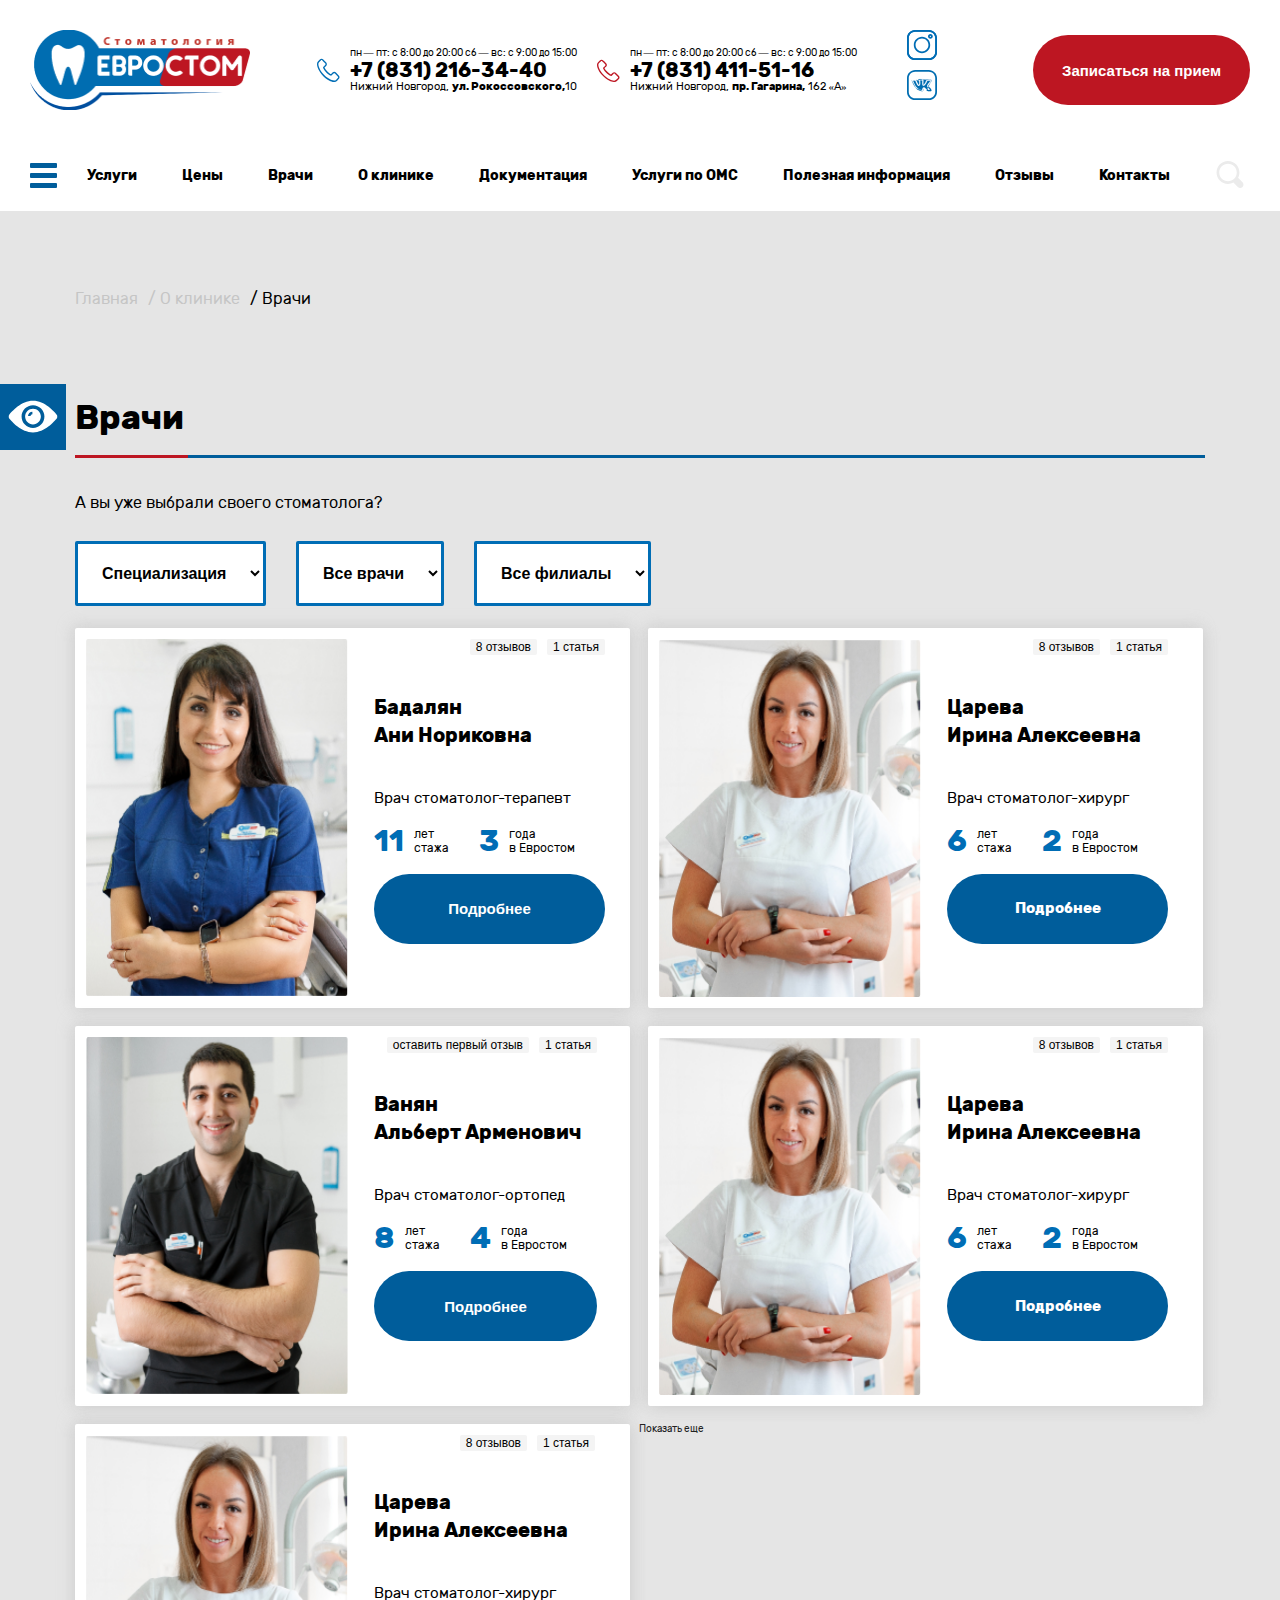
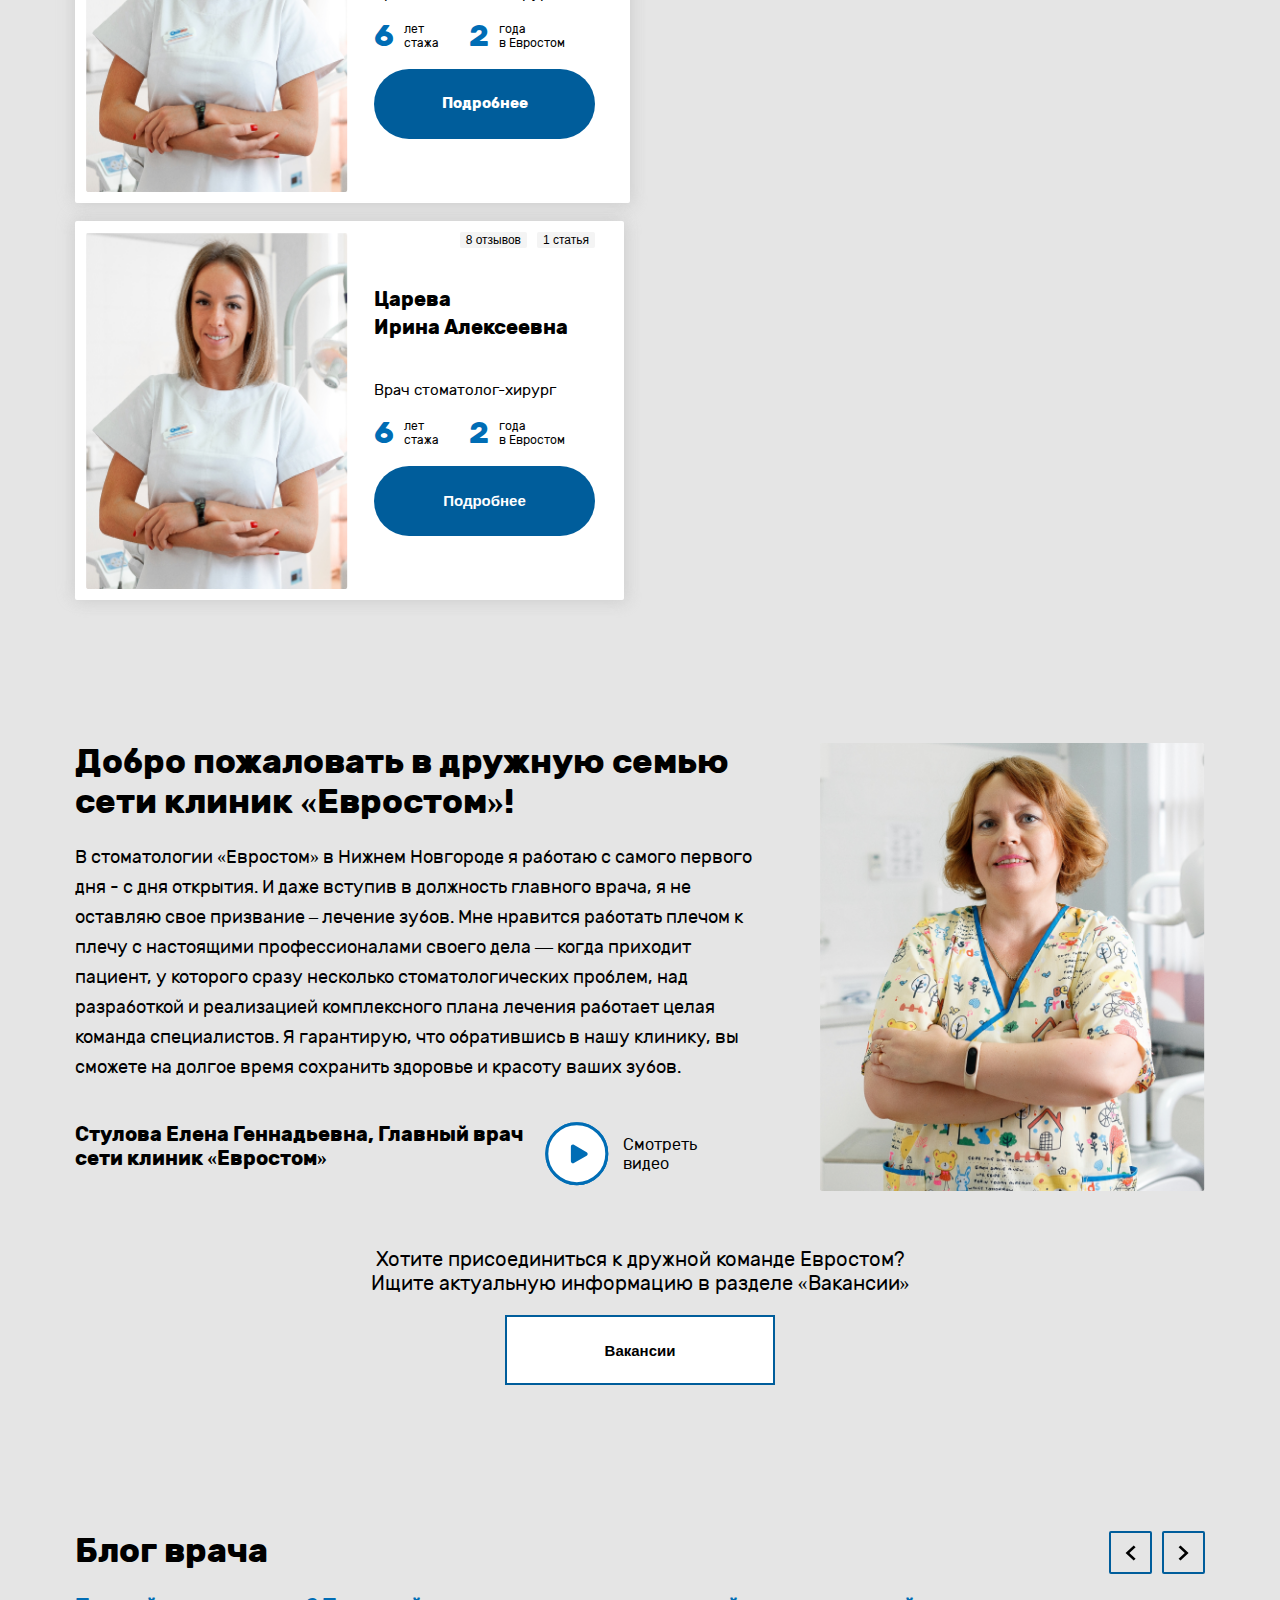
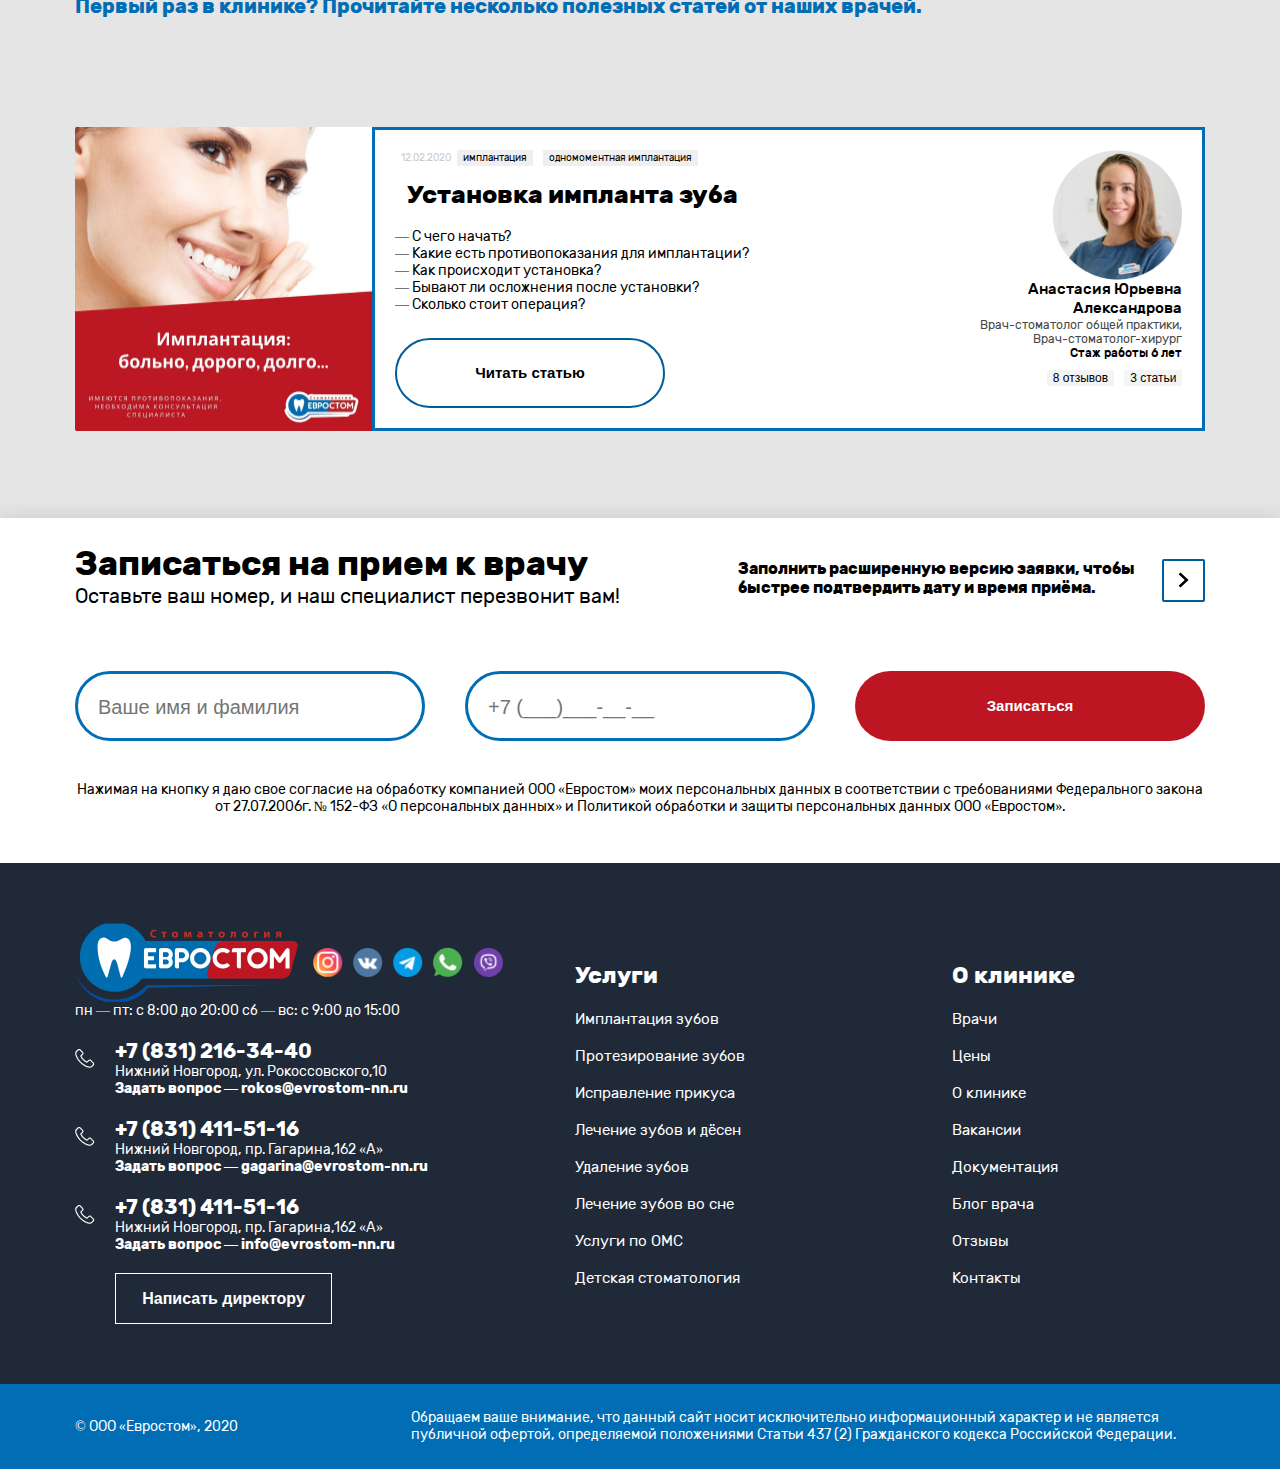
<file: doctors.html>
<!DOCTYPE html>
<html lang="ru">

<head>
    <meta charset="UTF-8">
    <meta name="viewport" content="width=device-width, initial-scale=1.0">
    <link rel="stylesheet" href="./normalize.css">
    <link rel="stylesheet" href="./swiper.min.css">
    <link rel="stylesheet" href="./fonts/rubik.css">
    <link rel="stylesheet" href="./style.css">
    <title>Врачи</title>
</head>

<body>
    <header>
        <div class="container container_big">

            <div>
                <div class="menu">
                    <div class="burger-menu">
                        <div class="burger-menu_item"></div>
                        <div class="burger-menu_item"></div>
                        <div class="burger-menu_item"></div>
                    </div>
                    <div class="menu-links">
                        <a href="./services.html">Услуги</a>
                        <a href="./price.html">Цены</a>
                        <a href="./doctors.html">Врачи</a>
                        <a href="./about.html">О клинике</a>
                        <a href="./documentation.html">Документация</a>
                        <a href="">Услуги по ОМС</a>
                        <a href="./advisable.html">Полезная информация</a>
                        <a href="./review.html">Отзывы</a>
                        <a href="./contact.html">Контакты</a>
                    </div>
                    <button class="menu-search">
                        <svg xmlns="http://www.w3.org/2000/svg" width="28" height="27" viewBox="0 0 28 27" ll="none">
                            <path
                                d="M26.5406 21.2768L22.0967 16.8329C22.9047 15.217 23.4433 13.3317 23.4433 11.4464C23.4433 5.11721 18.3261 0 11.9969 0C5.66774 0 0.550537 5.11721 0.550537 11.4464C0.550537 17.7756 5.66774 22.8928 11.9969 22.8928C13.8822 22.8928 15.7675 22.3541 17.3835 21.5461L21.8273 25.99C23.174 27.3367 25.1939 27.3367 26.5406 25.99C27.7525 24.6434 27.7525 22.6234 26.5406 21.2768ZM11.9969 20.1995C7.14904 20.1995 3.2438 16.2943 3.2438 11.4464C3.2438 6.5985 7.14904 2.69327 11.9969 2.69327C16.8448 2.69327 20.75 6.5985 20.75 11.4464C20.75 16.2943 16.8448 20.1995 11.9969 20.1995Z"
                                fill="#EBEBEB" />
                        </svg>
                    </button>
                </div>

                <div class="burger-close"></div>

            </div>

            <div class="header">
                <div class="header-logo">
                    <a href="./index.html"><img src="./img/logo.png" alt=""></a>
                </div>
                <div class="header-contact">
                    <img src="./img/phone-icon.svg" alt="">
                    <div class="header-contact__wrap">
                        <p>пн — пт: с 8:00 до 20:00 сб — вс: с 9:00 до 15:00</p>
                        <a href="tel:+78312163440" class="header-contact__wrap_phone">+7 (831) 216-34-40</a>
                        <a href="" class="header-contact__wrap_link">Нижний Новгород, <strong>ул.
                                Рокоссовского,</strong>10</a>
                    </div>
                </div>
                <div class="header-contact">
                    <img src="./img/phone-icon-2.svg" alt="">
                    <div class="header-contact__wrap">
                        <p>пн — пт: с 8:00 до 20:00 сб — вс: с 9:00 до 15:00</p>
                        <a href="tel:+78314115116" class="header-contact__wrap_phone">+7 (831) 411-51-16</a>
                        <a href="" class="header-contact__wrap_link">Нижний Новгород, <strong>пр. Гагарина,</strong> 162
                            «А»</a>
                    </div>
                </div>
                <div class="header-icon">
                    <img src="./img/insta-icon.svg" alt="">
                    <img src="./img/vk-icon.svg" alt="">
                </div>
                <button class="header-button but-red">Записаться на прием</button>
            </div>
            <div class="mobile-alignment">
                <div class="mobile-phone"></div>
                <div class="mobile-close"></div>
            </div>
        </div>
    </header>
    <section class="burger-section">
        <div class="container container_big">
            <div class="menu">
                <div class="burger-menu">
                    <div class="burger-menu_item"></div>
                    <div class="burger-menu_item"></div>
                    <div class="burger-menu_item"></div>
                </div>
                <div class="menu-links">
                    <a href="./services.html">Услуги</a>
                    <a href="./price.html">Цены</a>
                    <a href="./doctors.html">Врачи</a>
                    <a href="./about.html">О клинике</a>
                    <a href="./documentation.html">Документация</a>
                    <a href="">Услуги по ОМС</a>
                    <a href="./advisable.html">Полезная информация</a>
                    <a href="./review.html">Отзывы</a>
                    <a href="./contact.html">Контакты</a>
                </div>
                <button class="menu-search">
                    <svg xmlns="http://www.w3.org/2000/svg" width="28" height="27" viewBox="0 0 28 27" fill="none">
                        <path
                            d="M26.5406 21.2768L22.0967 16.8329C22.9047 15.217 23.4433 13.3317 23.4433 11.4464C23.4433 5.11721 18.3261 0 11.9969 0C5.66774 0 0.550537 5.11721 0.550537 11.4464C0.550537 17.7756 5.66774 22.8928 11.9969 22.8928C13.8822 22.8928 15.7675 22.3541 17.3835 21.5461L21.8273 25.99C23.174 27.3367 25.1939 27.3367 26.5406 25.99C27.7525 24.6434 27.7525 22.6234 26.5406 21.2768ZM11.9969 20.1995C7.14904 20.1995 3.2438 16.2943 3.2438 11.4464C3.2438 6.5985 7.14904 2.69327 11.9969 2.69327C16.8448 2.69327 20.75 6.5985 20.75 11.4464C20.75 16.2943 16.8448 20.1995 11.9969 20.1995Z"
                            fill="#EBEBEB" />
                    </svg>
                </button>
            </div>
        </div>
    </section>
    <div class="eye">
        <svg width="50" height="50" viewBox="0 0 50 50" fill="none" xmlns="http://www.w3.org/2000/svg">
            <g clip-path="url(#clip0)">
                <path
                    d="M24.9999 16.7207C20.6492 16.7207 17.1143 20.2557 17.1143 24.6064C17.1143 28.9571 20.6492 32.4921 24.9999 32.4921C29.3507 32.4921 32.8856 28.9571 32.8856 24.6064C32.8856 20.2557 29.3507 16.7207 24.9999 16.7207ZM24.4017 22.2679C23.4228 22.2679 22.607 23.0836 22.607 24.0626H19.9966C20.051 21.6153 22.0088 19.6574 24.4017 19.6574V22.2679Z"
                    fill="white" />
                <path
                    d="M48.929 22.9753C46.2642 19.6579 36.7469 8.83545 25 8.83545C13.2531 8.83545 3.73585 19.6579 1.07103 22.9753C0.309656 23.8998 0.309656 25.2594 1.07103 26.2383C3.73585 29.5558 13.2531 40.3782 25 40.3782C36.7469 40.3782 46.2642 29.5558 48.929 26.2383C49.6903 25.3138 49.6903 23.9542 48.929 22.9753ZM25 36.0275C18.6915 36.0275 13.5794 30.9154 13.5794 24.6068C13.5794 18.2983 18.6915 13.1862 25 13.1862C31.3085 13.1862 36.4206 18.2983 36.4206 24.6068C36.4206 30.9154 31.3085 36.0275 25 36.0275Z"
                    fill="white" />
            </g>
            <defs>
                <clipPath id="clip0">
                    <rect width="49" height="49" fill="white" transform="translate(0.5 0.106445)" />
                </clipPath>
            </defs>
        </svg>
    </div>
    <section class="dostors-page doctors_grey">
        <div class="container">
            <div class="title title_links">
                <a href='./index.html' class="title_link">Главная</a>
                <a href='./about.html' class="title_link">/ О клинике</a>
                <a href='./doctors.html' class="title_link">/ Врачи</a>
            </div>
            <div class="title title_line">
                <h2>Врачи</h2>
            </div>
            <div class="doctors-page__text">
                <span>А вы уже выбрали своего стоматолога?</span>
            </div>
            <div class="buttons-select__wrap">
                <select class="buttons-select__item buttons-icon1">
                    <option value="Специализация">Специализация</option>
                </select>
                <select class="buttons-select__item buttons-icon2">
                    <option value="Специализация">Все врачи</option>
                </select>
                <select class="buttons-select__item buttons-icon3">
                    <option value="Специализация">Все филиалы</option>
                </select>
            </div>
            <div class="doctors-page__wrap">
                <div class="doctors-item doctors-item_page">
                    <img src="./img/d-1.png" alt="">
                    <div class="doctors-item__text">
                        <div class="title"> Бадалян <br> Ани Нориковна </div>
                        <p>Врач стоматолог-терапевт</p>
                        <div class="row">
                            <div class="year">
                                <div class="num">11</div>
                                <div class="text">лет<br> стажа</div>
                            </div>
                            <div class="year">
                                <div class="num">3</div>
                                <div class="text">года <br>в Евростом</div>
                            </div>
                        </div>
                        <div class="doctors-button-container">
                            <button class="but-blue">Подробнее</button>
                        </div>
                        <div class="button-row">
                            <button class="rev">8 отзывов</button>
                            <button class="art">1 статья</button>
                        </div>
                    </div>
                </div>
                <div class="doctors-item doctors-item_page">
                    <img src="./img/doctors/1-2.png" alt="">
                    <div class="doctors-item__text">
                        <div class="title"> Царева <br> Ирина Алексеевна </div>
                        <p>Врач стоматолог-хирург</p>
                        <div class="row">
                            <div class="year">
                                <div class="num">6</div>
                                <div class="text">лет<br> стажа</div>
                            </div>
                            <div class="year">
                                <div class="num">2</div>
                                <div class="text">года <br>в Евростом</div>
                            </div>
                        </div>
                        <div class="doctors-button-container">
                            <a class="but-blue" href="./doctor.html">Подробнее</a>
                        </div>
                        <div class="button-row">
                            <button class="rev">8 отзывов</button>
                            <button class="art">1 статья</button>
                        </div>
                    </div>
                </div>
                <div class="doctors-item doctors-item_page">
                    <img src="./img/d-2.png" alt="">
                    <div class="doctors-item__text">
                        <div class="title"> Ванян <br>Альберт Арменович </div>
                        <p>Врач стоматолог-ортопед</p>
                        <div class="row">
                            <div class="year">
                                <div class="num">8</div>
                                <div class="text">лет<br> стажа</div>
                            </div>
                            <div class="year">
                                <div class="num">4</div>
                                <div class="text">года <br>в Евростом</div>
                            </div>
                        </div>
                        <div class="doctors-button-container">
                            <button class="but-blue">Подробнее</button>
                        </div>
                        <div class="button-row">
                            <button class="rev">оставить первый отзыв</button>
                            <button class="art">1 статья</button>
                        </div>
                    </div>
                </div>
                <div class="doctors-item doctors-item_page">
                    <img src="./img/doctors/1-2.png" alt="">
                    <div class="doctors-item__text">
                        <div class="title"> Царева <br> Ирина Алексеевна </div>
                        <p>Врач стоматолог-хирург</p>
                        <div class="row">
                            <div class="year">
                                <div class="num">6</div>
                                <div class="text">лет<br> стажа</div>
                            </div>
                            <div class="year">
                                <div class="num">2</div>
                                <div class="text">года <br>в Евростом</div>
                            </div>
                        </div>
                        <div class="doctors-button-container">
                            <a class="but-blue" href="./doctor.html">Подробнее</a>
                        </div>
                        <div class="button-row">
                            <button class="rev">8 отзывов</button>
                            <button class="art">1 статья</button>
                        </div>
                    </div>
                </div>
                <div class="doctors-item doctors-item_page">
                    <img src="./img/doctors/1-2.png" alt="">
                    <div class="doctors-item__text">
                        <div class="title"> Царева <br> Ирина Алексеевна </div>
                        <p>Врач стоматолог-хирург</p>
                        <div class="row">
                            <div class="year">
                                <div class="num">6</div>
                                <div class="text">лет<br> стажа</div>
                            </div>
                            <div class="year">
                                <div class="num">2</div>
                                <div class="text">года <br>в Евростом</div>
                            </div>
                        </div>
                        <div class="doctors-button-container">
                            <a class="but-blue" href="./doctor.html">Подробнее</a>
                        </div>
                        <div class="button-row">
                            <button class="rev">8 отзывов</button>
                            <button class="art">1 статья</button>
                        </div>
                    </div>
                </div>


                <div class="doctors-arrow__down">
                    <div>
                        <p>Показать еще</p>
                        <div class="img-down"></div>
                    </div>
                </div>

                <div class="doctors-bio">
                    <div class="doctors-item doctors-item_page ">
                        <img src="./img/doctors/1-2.png" alt="">
                        <div class="doctors-item__text">
                            <div class="title"> Царева <br> Ирина Алексеевна </div>
                            <p>Врач стоматолог-хирург</p>
                            <div class="row">
                                <div class="year">
                                    <div class="num">6</div>
                                    <div class="text">лет<br> стажа</div>
                                </div>
                                <div class="year">
                                    <div class="num">2</div>
                                    <div class="text">года <br>в Евростом</div>
                                </div>
                            </div>
                            <button class="but-blue">Подробнее</button>
                            <div class="button-row">
                                <button class="rev">8 отзывов</button>
                                <button class="art">1 статья</button>
                            </div>
                        </div>
                    </div>
                </div>
            </div>
        </div>
    </section>

    <section class="history doctors-page_mobile_visually_hidden">
        <div class="container">
            <div class="history-wrap">
                <div class="history-item">
                    <div>
                        <p>Добро пожаловать в дружную семью сети клиник «Евростом»!</p>
                        <span>В стоматологии «Евростом» в Нижнем Новгороде я работаю с самого первого дня - с дня
                            открытия. И даже вступив в должность
                            главного врача, я не оставляю свое призвание – лечение зубов. Мне нравится работать плечом к
                            плечу с настоящими
                            профессионалами своего дела — когда приходит пациент, у которого сразу несколько
                            стоматологических проблем, над
                            разработкой и реализацией комплексного плана лечения работает целая команда специалистов. Я
                            гарантирую, что обратившись
                            в нашу клинику, вы сможете на долгое время сохранить здоровье и красоту ваших зубов.</span>
                        <div class="row">
                            <div class="bio">Стулова Елена Геннадьевна, Главный врач сети клиник «Евростом»</div>
                            <a href="" class="history-video">
                                <img src="./img/about/play.svg" alt="">
                                Смотреть <br>видео
                            </a>
                        </div>
                    </div>
                    <img src="./img/doctors/1-3.png" alt="">
                </div>
            </div>
            <div class="history-text">
                <p>Хотите присоединиться к дружной команде Евростом? </p>
                <p>Ищите актуальную информацию в разделе «Вакансии»</p>
                <button class="but-trans">Вакансии</button>
            </div>
        </div>
    </section>

    <section class="blog">
        <div class="container">
            <div class="title">
                <h2>Блог врача</h2>
                <a href="">Первый раз в клинике? Прочитайте несколько полезных статей от наших врачей.</a>
                <div class="buttons">
                    <div class="slider-button blog-button_prev">
                        <svg width="11" height="16" viewBox="0 0 11 16" fill="none" xmlns="http://www.w3.org/2000/svg">
                            <path
                                d="M10.5937 13.7088L4.41033 7.97754L10.5937 2.24631L8.68549 0.477539L0.59375 7.97754L8.68549 15.4775L10.5937 13.7088Z"
                                fill="black" />
                        </svg>
                    </div>
                    <div class="slider-button blog-button_next">
                        <svg width="11" height="16" viewBox="0 0 11 16" fill="none" xmlns="http://www.w3.org/2000/svg">
                            <path
                                d="M0.593749 2.24631L6.77717 7.97754L0.59375 13.7088L2.50201 15.4775L10.5937 7.97754L2.50201 0.477539L0.593749 2.24631Z"
                                fill="black" />
                        </svg>
                    </div>
                </div>
            </div>
            <div class="swiper-container blog-container">
                <div class="swiper-wrapper">
                    <div class="blog-wrap swiper-slide">
                        <img src="./img/b-1.png" alt="">
                        <div class="blog-item">
                            <div class="blog-item_wrap">
                                <div class="blog-item_buttons">
                                    <button class="date">12.02.2020</button>
                                    <button class="implants">имплантация</button>
                                    <button class="implants">одномоментная имплантация</button>
                                </div>
                                <div class="blog-item_title">Установка импланта зуба</div>
                                <div class="blog-item_p">
                                    <p>— С чего начать?</p>
                                    <p>— Какие есть противопоказания для имплантации?</p>
                                    <p>— Как происходит установка?</p>
                                    <p>— Бывают ли осложнения после установки?</p>
                                    <p>— Сколько стоит операция?</p>
                                </div>
                                <button class="but-trans">Читать статью</button>
                            </div>
                            <div class="blog-item_bio">
                                <img src="./img/1-1.png" alt="">
                                <p>Анастасия Юрьевна <br>Александрова</p>
                                <span>Врач-стоматолог общей практики,<br> Врач-стоматолог-хирург</span>
                                <div class="year">Стаж работы 6 лет</div>
                                <div class="button-row button-row_bottom">
                                    <button class="rev">8 отзывов</button>
                                    <button class="art">3 статьи</button>
                                </div>
                            </div>
                        </div>
                    </div>
                    <div class="blog-wrap swiper-slide">
                        <img src="./img/b-1.png" alt="">
                        <div class="blog-item">
                            <div class="blog-item_wrap">
                                <div class="blog-item_buttons">
                                    <button class="date">12.02.2020</button>
                                    <button class="implant">имплантация</button>
                                    <button class="implant">одномоментная имплантация</button>
                                </div>
                                <div class="blog-item_title">Установка импланта зуба</div>
                                <div class="blog-item_p">
                                    <p>— С чего начать?</p>
                                    <p>— Какие есть противопоказания для имплантации?</p>
                                    <p>— Как происходит установка?</p>
                                    <p>— Бывают ли осложнения после установки?</p>
                                    <p>— Сколько стоит операция?</p>
                                </div>
                                <button class="but-trans">Читать статью</button>
                            </div>
                            <div class="blog-item_bio">
                                <img src="./img/1-1.png" alt="">
                                <p>Анастасия Юрьевна <br>Александрова</p>
                                <span>Врач-стоматолог общей практики,<br> Врач-стоматолог-хирург</span>
                                <div class="year">Стаж работы 6 лет</div>
                                <div class="button-row">
                                    <button class="rev">8 отзывов</button>
                                    <button class="art">3 статьи</button>
                                </div>
                            </div>
                        </div>
                    </div>
                </div>
            </div>
        </div>
    </section>

    <section class="signup">
        <div class="container">
            <div class="row">
                <div class="title">
                    <h2>Записаться на прием к врачу</h2>
                    <a href="">Оставьте ваш номер, и наш специалист перезвонит вам!</a>
                    <div class="buttons">
                        <p class="signup-text">Заполнить расширенную версию заявки, чтобы быстрее подтвердить дату и
                            время приёма.</p>
                        <div class="slider-button slider-button_next">
                            <svg width="11" height="16" viewBox="0 0 11 16" fill="none"
                                xmlns="http://www.w3.org/2000/svg">
                                <path
                                    d="M0.593749 2.24631L6.77717 7.97754L0.59375 13.7088L2.50201 15.4775L10.5937 7.97754L2.50201 0.477539L0.593749 2.24631Z"
                                    fill="black" />
                            </svg>
                        </div>
                    </div>
                </div>
            </div>
            <div class="signup-form__wrap">
                <form class="form">
                    <input type="text" placeholder="Ваше имя и фамилия">
                    <input type="text" placeholder="+7 (___)___-__-__">
                    <button class="but-red">Записаться</button>
                </form>
                <a href="">Нажимая на кнопку я даю свое согласие на обработку компанией ООО «Евростом» моих персональных
                    данных в
                    соответствии с
                    требованиями Федерального закона от 27.07.2006г. № 152-ФЗ «О персональных данных» и Политикой
                    обработки и защиты
                    персональных данных ООО «Евростом».</a>
            </div>
        </div>
    </section>

    <footer class="footer">
        <div class="container">
            <div class="row">
                <div class="footer-wrap">
                    <div class="footer-item">
                        <div class="row row-invert">
                            <img src="./img/logo-2.png" alt="" class="footer-item_logo">
                            <div class="footer-item_icons">
                                <a href=""><img src="./img/insta-2.png" alt=""></a>
                                <a href=""><img src="./img/vk-2.png" alt=""></a>
                                <a href=""><img src="./img/telegram-2.png" alt=""></a>
                                <a href=""><img src="./img/whatsup-2.png" alt=""></a>
                                <a href=""><img src="./img/viber-3.png" alt=""></a>
                            </div>
                        </div>
                        <div class="footer-item_time"> пн — пт: с 8:00 до 20:00 сб — вс: с 9:00 до 15:00 </div>
                        <div class="footer-contact">
                            <img src="./img/phone-white.png" alt="">
                            <div class="footer-contact__wrap">
                                <a href="tel:+78312163440" class="footer-contact__wrap_phone">+7 (831) 216-34-40</a>
                                <a href="" class="footer-contact__wrap_link">Нижний Новгород, ул. Рокоссовского,10</a>
                                <a href="mail:rokos@evrostom-nn.ru" class="footer-contact__wrap_mail">Задать вопрос —
                                    rokos@evrostom-nn.ru</a>
                            </div>
                        </div>
                        <div class="footer-contact">
                            <img src="./img/phone-white.png" alt="">
                            <div class="footer-contact__wrap">
                                <a href="tel:+78314115116" class="footer-contact__wrap_phone">+7 (831) 411-51-16</a>
                                <a href="" class="footer-contact__wrap_link">Нижний Новгород, пр. Гагарина,162 «А»</a>
                                <a href="mail:gagarina@evrostom-nn.ru" class="footer-contact__wrap_mail">Задать вопрос —
                                    gagarina@evrostom-nn.ru</a>
                            </div>
                        </div>
                        <div class="footer-contact">
                            <img src="./img/phone-white.png" alt="">
                            <div class="footer-contact__wrap">
                                <a href="tel:+78314115116" class="footer-contact__wrap_phone">+7 (831) 411-51-16</a>
                                <a href="" class="footer-contact__wrap_link">Нижний Новгород, пр. Гагарина,162 «А»</a>
                                <a href="mail:info@evrostom-nn.ru" class="footer-contact__wrap_mail">Задать вопрос —
                                    info@evrostom-nn.ru</a>
                            </div>
                        </div>
                        <button class="footer-button">Написать директору</button>
                    </div>
                </div>
                <div class="footer-wrap">
                    <div class="footer-item_links">
                        <p>Услуги</p>
                        <a href="">Имплантация зубов</a>
                        <a href="">Протезирование зубов</a>
                        <a href="">Исправление прикуса</a>
                        <a href="">Лечение зубов и дёсен</a>
                        <a href="">Удаление зубов</a>
                        <a href="">Лечение зубов во сне</a>
                        <a href="">Услуги по ОМС</a>
                        <a href="">Детская стоматология</a>
                    </div>
                    <div class="footer-item_links">
                        <p>О клинике</p>
                        <a href="">Врачи </a>
                        <a href="">Цены</a>
                        <a href="">О клинике</a>
                        <a href="">Вакансии</a>
                        <a href="">Документация</a>
                        <a href="">Блог врача</a>
                        <a href="">Отзывы</a>
                        <a href="">Контакты</a>
                    </div>
                </div>
            </div>
        </div>
    </footer>

    <section class="info">
        <div class="container">
            <div class="row">
                <div class="text">© OOO «Евростом», 2020</div>
                <p>Обращаем ваше внимание, что данный сайт носит исключительно информационный характер и не является
                    публичной офертой, определяемой положениями Статьи 437 (2) Гражданского кодекса Российской
                    Федерации.
                </p>
            </div>
        </div>
    </section>

    <div class="scroll-top">
        <svg width="16" height="11" viewBox="0 0 16 11" fill="none" xmlns="http://www.w3.org/2000/svg">
            <path
                d="M2.16586 10.7643L7.89709 4.58087L13.6283 10.7643L15.3971 8.85602L7.89709 0.764283L0.397095 8.85602L2.16586 10.7643Z"
                fill="black" />
        </svg>
    </div>


    <div class="modal-mobile modal-mobile_phone">
        <div class="modal-mobile_contact_info">
            <p>пн — пт: с 8:00 до 20:00 сб — вс: с 9:00 до 15:00</p>
            <a href="tel:+78314115116">+7 (831) 411-51-16</a><br>
            <a href="" class="header-contact__wrap_link">Нижний Новгород, <strong>пр. Гагарина</strong>, 162 «А»</a>
        </div>
        <div class="modal-mobile_contact_info">
            <p>пн — пт: с 8:00 до 20:00 сб — вс: с 9:00 до 15:00</p>
            <a href="tel:+78312163440">+7 (831) 216-34-40</a><br>
            <a href="" class="header-contact__wrap_link">Нижний Новгород, <strong>ул. Рокоссовского</strong>, 10</a>
        </div>
        <div class="modal-mobile_social_links">
            <ul>
                <li><a href=""><img src="./img/insta_mobile.png" alt=""></a></li>
                <li><a href=""><img src="./img/vk_mobile.png" alt=""></a></li>
                <li><a href=""><img src="./img/telegram_mobile.png" alt=""></a></li>
                <li><a href=""><img src="./img/whatsup_mobile.png" alt=""></a></li>
                <li><a href=""><img src="./img/viber_mobile.png" alt=""></a></li>
            </ul>
        </div>
        <div class="mobile-container_button">
            <button class="but-red">Записаться на прием</button>
        </div>
    </div>

    <div class="modal-menu modal-menu_burger">
        <div class="find-mobile">

            <input type="text" class="find-text">
            <button class="button-find-mobile">Найти</button>
        </div>
        <ul class="modal-menu_navigation">
            <div class="modal-menu_droplist">



                <div class="acc-header">
                    <div class="acc-header__title">
                        <p>Услуги</p>
                    </div>

                    <button class="acc-header__but">
                        <svg width="16" height="11" viewBox="0 0 16 11" fill="none" xmlns="http://www.w3.org/2000/svg">
                            <path
                                d="M2.22287 10.0181L7.9541 3.83465L13.6853 10.0181L15.4541 8.10981L7.9541 0.0180671L0.454101 8.10981L2.22287 10.0181Z"
                                fill="black" />
                        </svg>
                    </button>
                </div>

                <div class="services-wrap acc-item">

                    <div class="acc">
                        <div class="acc-header">
                            <div class="acc-header__title">

                                <p>Имплантация</p>
                            </div>
                            <button class="acc-header__but">
                                <svg width="16" height="11" viewBox="0 0 16 11" fill="none"
                                    xmlns="http://www.w3.org/2000/svg">
                                    <path
                                        d="M2.22287 10.0181L7.9541 3.83465L13.6853 10.0181L15.4541 8.10981L7.9541 0.0180671L0.454101 8.10981L2.22287 10.0181Z"
                                        fill="black" />
                                </svg>
                            </button>
                        </div>
                        <div class="services-wrap acc-item">
                            <button class="services-wrap__button"><a href="">Имплантация<br> «под ключ»</a></button>
                            <button class="services-wrap__button"><a href="">Одномоментная имплантация</a></button>
                            <button class="services-wrap__button"><a href="">Имплантация all-on-4</a></button>
                            <button class="services-wrap__button"><a href="">Имплантация all-on-6</a></button>
                            <button class="services-wrap__button"><a href="">Синус-лифтинг</a></button>
                            <button class="services-wrap__button"> <a href="">Костная пластика</a></button>
                            <button class="services-wrap__button"><a href="">Имплантация по 3D-шаблону</a></button>
                        </div>
                    </div>
                    <div class="acc">
                        <div class="acc-header">
                            <div class="acc-header__title">

                                <p>Протезирование</p>
                            </div>
                            <button class="acc-header__but">
                                <svg width="16" height="11" viewBox="0 0 16 11" fill="none"
                                    xmlns="http://www.w3.org/2000/svg">
                                    <path
                                        d="M2.22287 10.0181L7.9541 3.83465L13.6853 10.0181L15.4541 8.10981L7.9541 0.0180671L0.454101 8.10981L2.22287 10.0181Z"
                                        fill="black" />
                                </svg>
                            </button>
                        </div>
                        <div class="services-wrap acc-item">
                            <button class="services-wrap__button"><a href=""> Виниры</a></button>
                            <button class="services-wrap__button"><a href="">Коронки из прессован- ной керамики EMAX</a>
                            </button>
                            <button class="services-wrap__button"><a href="">Съёмное протезирование</a> </button>
                            <button class="services-wrap__button"><a href="">Протезирование на имлантатах</a> </button>
                            <button class="services-wrap__button"><a href="">Зубные коронки с опорой на свои зубы</a>
                            </button>
                            <button class="services-wrap__button"><a href="">Мостовидные протезы</a> </button>
                        </div>
                    </div>
                    <div class="acc">
                        <div class="acc-header">
                            <div class="acc-header__title">

                                <p>Исправление прикуса</p>
                            </div>
                            <button class="acc-header__but">
                                <svg width="16" height="11" viewBox="0 0 16 11" fill="none"
                                    xmlns="http://www.w3.org/2000/svg">
                                    <path
                                        d="M2.22287 10.0181L7.9541 3.83465L13.6853 10.0181L15.4541 8.10981L7.9541 0.0180671L0.454101 8.10981L2.22287 10.0181Z"
                                        fill="black" />
                                </svg>
                            </button>
                        </div>
                        <div class="services-wrap acc-item">
                            <button class="services-wrap__button"><a href="">Брекет-системы</a> </button>
                            <button class="services-wrap__button"><a href="">Элайнеры</a> </button>
                            <button class="services-wrap__button"><a href="">Трейнеры и каппы</a> </button>
                        </div>
                    </div>
                    <div class="acc">
                        <div class="acc-header">
                            <div class="acc-header__title">

                                <p>Лечение зубов и десен</p>
                            </div>
                            <button class="acc-header__but">
                                <svg width="16" height="11" viewBox="0 0 16 11" fill="none"
                                    xmlns="http://www.w3.org/2000/svg">
                                    <path
                                        d="M2.22287 10.0181L7.9541 3.83465L13.6853 10.0181L15.4541 8.10981L7.9541 0.0180671L0.454101 8.10981L2.22287 10.0181Z"
                                        fill="black" />
                                </svg>
                            </button>
                        </div>
                        <div class="services-wrap acc-item">
                            <button class="services-wrap__button"><a href="">Лечение кариес</a> </button>
                            <button class="services-wrap__button"><a href="">Лечение каналов зуба</a> </button>
                            <button class="services-wrap__button"><a href="">Эстетическая реставрация</a> </button>
                            <button class="services-wrap__button"><a href="">Лечение гранулемы и кисты зуба</a>
                            </button>
                            <button class="services-wrap__button"><a href="">Лечение пародонтоза</a> </button>
                            <button class="services-wrap__button"><a href=""> Плазмолифтинг дёсен</a></button>
                            <button class="services-wrap__button"><a href="">Лечение стоматита</a> </button>
                            <button class="services-wrap__button"><a href="">Профгигиена полости рта</a> </button>
                        </div>
                    </div>
                    <div class="acc">
                        <div class="acc-header">
                            <div class="acc-header__title">

                                <p>Удаление зубов</p>
                            </div>
                            <button class="acc-header__but">
                                <svg width="16" height="11" viewBox="0 0 16 11" fill="none"
                                    xmlns="http://www.w3.org/2000/svg">
                                    <path
                                        d="M2.22287 10.0181L7.9541 3.83465L13.6853 10.0181L15.4541 8.10981L7.9541 0.0180671L0.454101 8.10981L2.22287 10.0181Z"
                                        fill="black" />
                                </svg>
                            </button>
                        </div>
                        <div class="services-wrap acc-item">
                            <button class="services-wrap__button"><a href="">Удаление коренного зуба</a> </button>
                            <button class="services-wrap__button"><a href="">Удаление подвижного зуба</a> </button>
                            <button class="services-wrap__button"><a href="">Удаление однокорневого зуба</a> </button>
                            <button class="services-wrap__button"><a href="">Удаление многокорневого зуба</a> </button>
                            <button class="services-wrap__button"><a href="">Удаление ретиниро- ванного зуба</a>
                            </button>
                            <button class="services-wrap__button"><a href="">Удаление зуба мудрости</a> </button>
                            <button class="services-wrap__button"><a href="">Удаление корня зуба</a> </button>
                        </div>
                    </div>
                    <div class="acc">
                        <div class="acc-header">
                            <div class="acc-header__title">

                                <p>Лечение зубов во сне</p>
                            </div>
                            <button class="acc-header__but">
                                <svg width="16" height="11" viewBox="0 0 16 11" fill="none"
                                    xmlns="http://www.w3.org/2000/svg">
                                    <path
                                        d="M2.22287 10.0181L7.9541 3.83465L13.6853 10.0181L15.4541 8.10981L7.9541 0.0180671L0.454101 8.10981L2.22287 10.0181Z"
                                        fill="black" />
                                </svg>
                            </button>
                        </div>
                        <div class="services-wrap acc-item">
                            <button class="services-wrap__button"><a href="">Удаление зубов</a> </button>
                            <button class="services-wrap__button"><a href="">Сложная хиругия: удаление кист, пластика
                                    дёсен,
                                    костная пластика</a> </button>
                            <button class="services-wrap__button"><a href="">Терапия без боли: кариес и пульпит,
                                    профессиональная чистка, лечение каналов</a> </button>
                            <button class="services-wrap__button"><a href=""> Имплантация</a></button>
                        </div>
                    </div>
                    <div class="acc">
                        <div class="acc-header">
                            <div class="acc-header__title">

                                <p>Детская стоматология</p>
                            </div>
                            <button class="acc-header__but">
                                <svg width="16" height="11" viewBox="0 0 16 11" fill="none"
                                    xmlns="http://www.w3.org/2000/svg">
                                    <path
                                        d="M2.22287 10.0181L7.9541 3.83465L13.6853 10.0181L15.4541 8.10981L7.9541 0.0180671L0.454101 8.10981L2.22287 10.0181Z"
                                        fill="black" />
                                </svg>
                            </button>
                        </div>
                        <div class="services-wrap acc-item">
                            <button class="services-wrap__button"><a href="">Лечение зубов и дёсен</a> </button>
                            <button class="services-wrap__button"><a href=""> Удаление зубов</a></button>
                            <button class="services-wrap__button"><a href="">Профгигиена полости рта и зубов</a>
                            </button>
                            <button class="services-wrap__button"><a href=""> Коррекция прикуса</a></button>
                            <button class="services-wrap__button"><a href="">Протезирование молочных зубов</a> </button>
                        </div>
                    </div>
                </div>
            </div>



            <li><a href="./price.html">Цены</a></li>
            <li><a href="./doctors.html">Врачи</a></li>
            <li><a href="./about.html">О клинике</a></li>
            <li><a href="./documentation.html">Документация</a></li>
            <li><a href="">Услуги по ОМС</a></li>
            <li><a href="./advisable.html">Полезная информация</a></li>
            <li><a href="./review.html">Отзывы</a></li>
            <li><a href="./contact.html">Контакты</a></li>
        </ul>


        <div class="button-contact_area">
            <button class="but-red">Записаться на прием</button>


            <div class="modal-menu_contact_info">
                <a href="tel:+78314115116">+7 (831) 411-51-16</a><br>
                <a href="" class="header-contact__wrap_link">Нижний Новгород, <strong>пр. Гагарина</strong>, 162 «А»</a>
            </div>
            <div class="modal-menu_contact_info">
                <a href="tel:+78312163440">+7 (831) 216-34-40</a><br>
                <a href="" class="header-contact__wrap_link">Нижний Новгород, <strong>ул. Рокоссовского</strong>, 10</a>
            </div>
        </div>
    </div>

    </div>
    </div>



    <script src="./swiper.min.js"></script>
    <script src='./script.js'></script>
    <script src='./script-popup.js'></script>
</body>

</html>
</file>
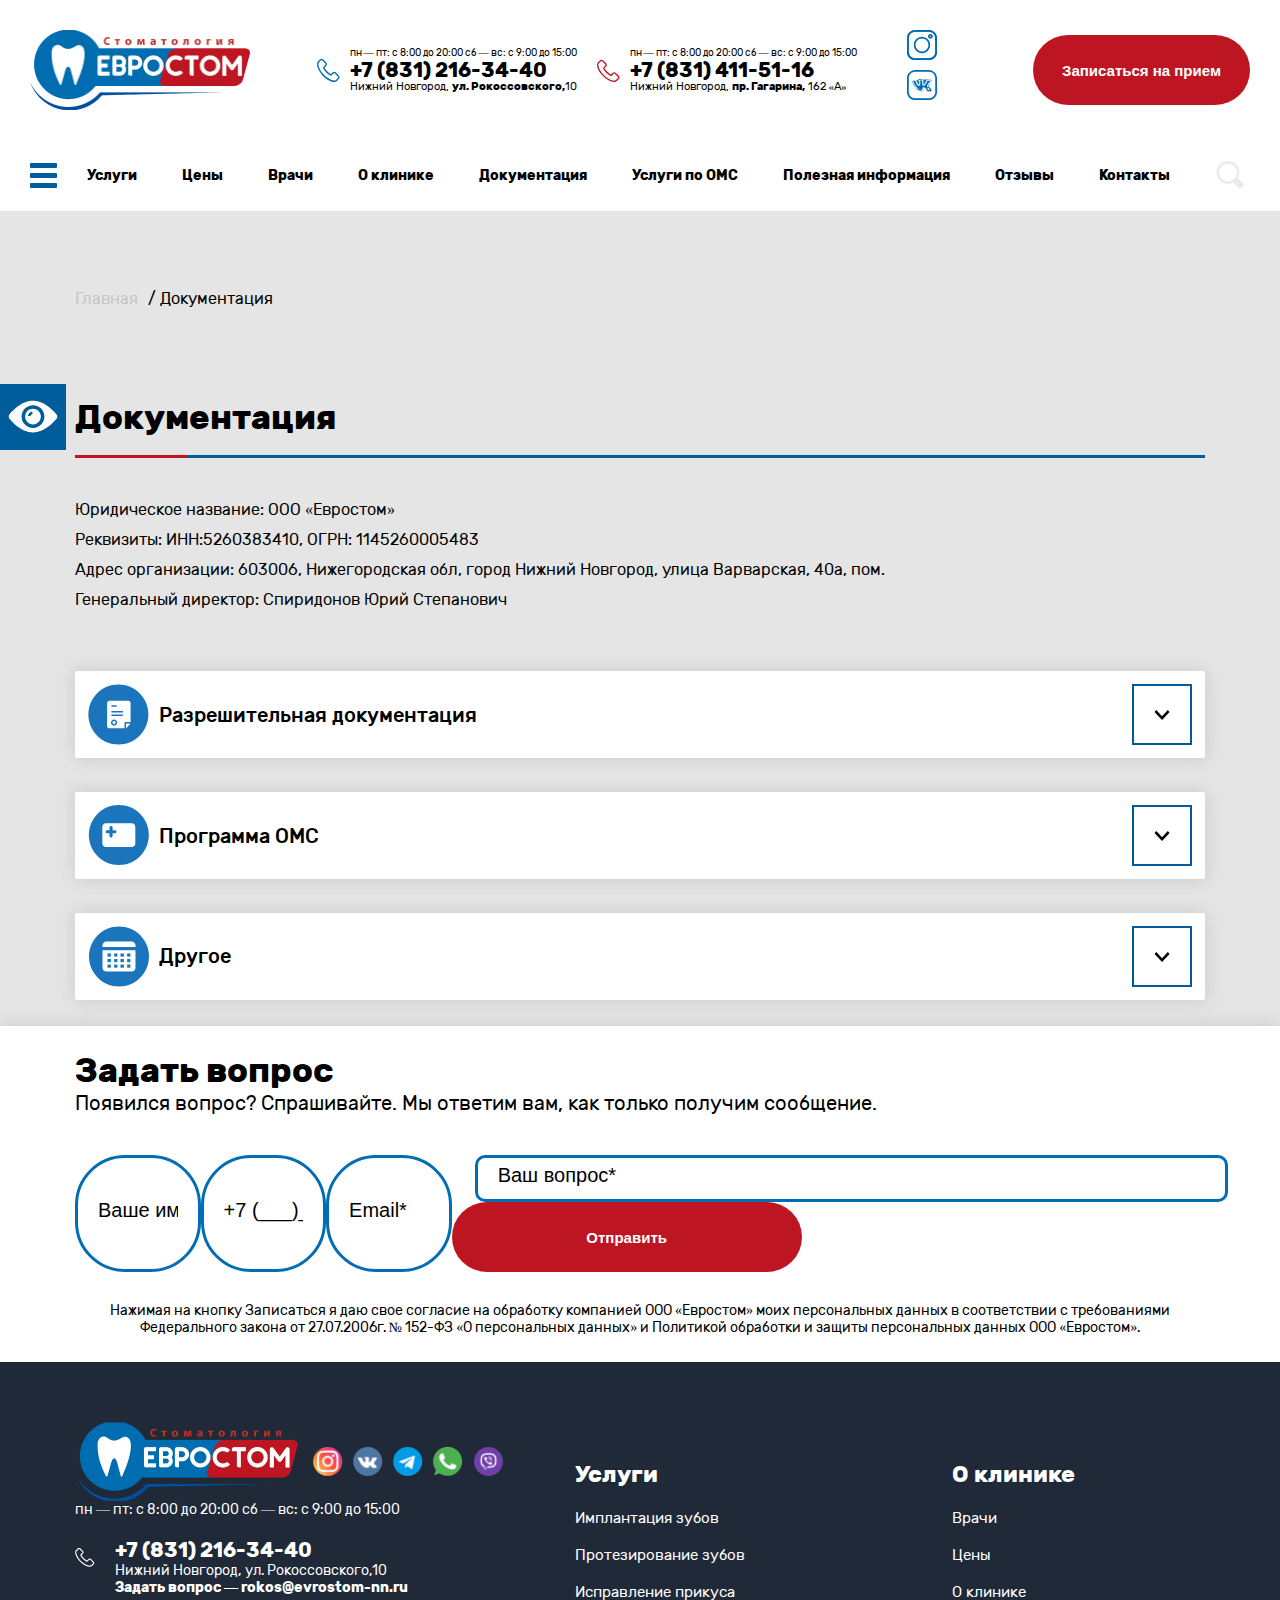
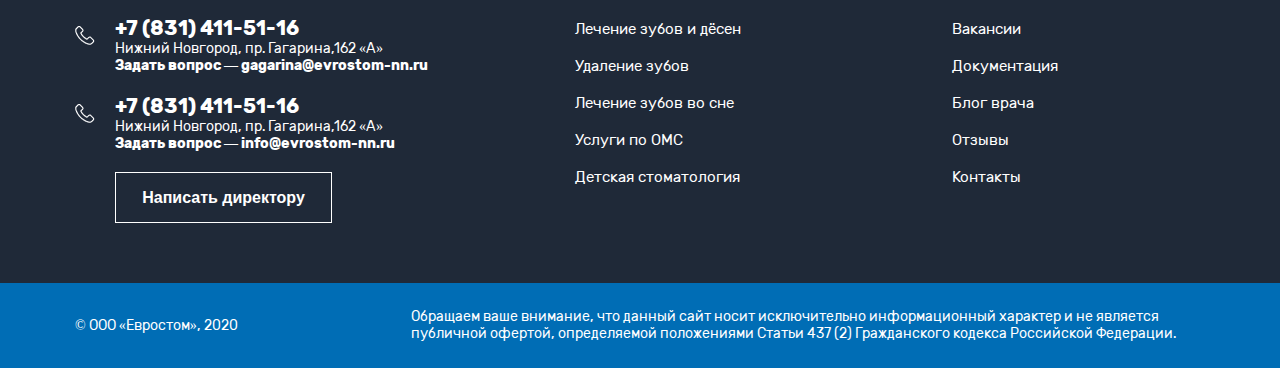
<file: documentation.html>
<!DOCTYPE html>
<html lang="ru">

<head>
    <meta charset="UTF-8">
    <meta name="viewport" content="width=device-width, initial-scale=1.0">
    <link rel="stylesheet" href="./normalize.css">
    <link rel="stylesheet" href="./swiper.min.css">
    <link rel="stylesheet" href="./fonts/rubik.css">
    <link rel="stylesheet" href="./style.css">
    <title>Документация</title>
</head>

<body>
    <header>
        <div class="container container_big">

            <div>
                <div class="menu">
                    <div class="burger-menu">
                        <div class="burger-menu_item"></div>
                        <div class="burger-menu_item"></div>
                        <div class="burger-menu_item"></div>
                    </div>
                    <div class="menu-links">
                        <a href="./services.html">Услуги</a>
                        <a href="./price.html">Цены</a>
                        <a href="./doctors.html">Врачи</a>
                        <a href="./about.html">О клинике</a>
                        <a href="./documentation.html">Документация</a>
                        <a href="">Услуги по ОМС</a>
                        <a href="./advisable.html">Полезная информация</a>
                        <a href="./review.html">Отзывы</a>
                        <a href="./contact.html">Контакты</a>
                    </div>
                    <button class="menu-search">
                        <svg xmlns="http://www.w3.org/2000/svg" width="28" height="27" viewBox="0 0 28 27" ll="none">
                            <path
                                d="M26.5406 21.2768L22.0967 16.8329C22.9047 15.217 23.4433 13.3317 23.4433 11.4464C23.4433 5.11721 18.3261 0 11.9969 0C5.66774 0 0.550537 5.11721 0.550537 11.4464C0.550537 17.7756 5.66774 22.8928 11.9969 22.8928C13.8822 22.8928 15.7675 22.3541 17.3835 21.5461L21.8273 25.99C23.174 27.3367 25.1939 27.3367 26.5406 25.99C27.7525 24.6434 27.7525 22.6234 26.5406 21.2768ZM11.9969 20.1995C7.14904 20.1995 3.2438 16.2943 3.2438 11.4464C3.2438 6.5985 7.14904 2.69327 11.9969 2.69327C16.8448 2.69327 20.75 6.5985 20.75 11.4464C20.75 16.2943 16.8448 20.1995 11.9969 20.1995Z"
                                fill="#EBEBEB" />
                        </svg>
                    </button>
                </div>

                <div class="burger-close"></div>

            </div>


            <div class="header">
                <div class="header-logo">
                    <a href="./index.html"><img src="./img/logo.png" alt=""></a>
                </div>
                <div class="header-contact">
                    <img src="./img/phone-icon.svg" alt="">
                    <div class="header-contact__wrap">
                        <p>пн — пт: с 8:00 до 20:00 сб — вс: с 9:00 до 15:00</p>
                        <a href="tel:+78312163440" class="header-contact__wrap_phone">+7 (831) 216-34-40</a>
                        <a href="" class="header-contact__wrap_link">Нижний Новгород, <strong>ул.
                                Рокоссовского,</strong>10</a>
                    </div>
                </div>
                <div class="header-contact">
                    <img src="./img/phone-icon-2.svg" alt="">
                    <div class="header-contact__wrap">
                        <p>пн — пт: с 8:00 до 20:00 сб — вс: с 9:00 до 15:00</p>
                        <a href="tel:+78314115116" class="header-contact__wrap_phone">+7 (831) 411-51-16</a>
                        <a href="" class="header-contact__wrap_link">Нижний Новгород, <strong>пр. Гагарина,</strong> 162
                            «А»</a>
                    </div>
                </div>
                <div class="header-icon">
                    <img src="./img/insta-icon.svg" alt="">
                    <img src="./img/vk-icon.svg" alt="">
                </div>
                <button class="header-button but-red">Записаться на прием</button>
            </div>
            <div class="mobile-alignment">
                <div class="mobile-phone"></div>
                <div class="mobile-close"></div>
            </div>
        </div>
    </header>

    <section class="burger-section">
        <div class="container container_big">
            <div class="menu">
                <div class="burger-menu">
                    <div class="burger-menu_item"></div>
                    <div class="burger-menu_item"></div>
                    <div class="burger-menu_item"></div>
                </div>
                <div class="menu-links">
                    <a href="./services.html">Услуги</a>
                    <a href="./price.html">Цены</a>
                    <a href="./doctors.html">Врачи</a>
                    <a href="./about.html">О клинике</a>
                    <a href="./documentation.html">Документация</a>
                    <a href="">Услуги по ОМС</a>
                    <a href="./advisable.html">Полезная информация</a>
                    <a href="./review.html">Отзывы</a>
                    <a href="./contact.html">Контакты</a>
                </div>
                <button class="menu-search">
                    <svg xmlns="http://www.w3.org/2000/svg" width="28" height="27" viewBox="0 0 28 27" fill="none">
                        <path
                            d="M26.5406 21.2768L22.0967 16.8329C22.9047 15.217 23.4433 13.3317 23.4433 11.4464C23.4433 5.11721 18.3261 0 11.9969 0C5.66774 0 0.550537 5.11721 0.550537 11.4464C0.550537 17.7756 5.66774 22.8928 11.9969 22.8928C13.8822 22.8928 15.7675 22.3541 17.3835 21.5461L21.8273 25.99C23.174 27.3367 25.1939 27.3367 26.5406 25.99C27.7525 24.6434 27.7525 22.6234 26.5406 21.2768ZM11.9969 20.1995C7.14904 20.1995 3.2438 16.2943 3.2438 11.4464C3.2438 6.5985 7.14904 2.69327 11.9969 2.69327C16.8448 2.69327 20.75 6.5985 20.75 11.4464C20.75 16.2943 16.8448 20.1995 11.9969 20.1995Z"
                            fill="#EBEBEB" />
                    </svg>
                </button>
            </div>
        </div>
    </section>
    <div class="eye">
        <svg width="50" height="50" viewBox="0 0 50 50" fill="none" xmlns="http://www.w3.org/2000/svg">
            <g clip-path="url(#clip0)">
                <path
                    d="M24.9999 16.7207C20.6492 16.7207 17.1143 20.2557 17.1143 24.6064C17.1143 28.9571 20.6492 32.4921 24.9999 32.4921C29.3507 32.4921 32.8856 28.9571 32.8856 24.6064C32.8856 20.2557 29.3507 16.7207 24.9999 16.7207ZM24.4017 22.2679C23.4228 22.2679 22.607 23.0836 22.607 24.0626H19.9966C20.051 21.6153 22.0088 19.6574 24.4017 19.6574V22.2679Z"
                    fill="white" />
                <path
                    d="M48.929 22.9753C46.2642 19.6579 36.7469 8.83545 25 8.83545C13.2531 8.83545 3.73585 19.6579 1.07103 22.9753C0.309656 23.8998 0.309656 25.2594 1.07103 26.2383C3.73585 29.5558 13.2531 40.3782 25 40.3782C36.7469 40.3782 46.2642 29.5558 48.929 26.2383C49.6903 25.3138 49.6903 23.9542 48.929 22.9753ZM25 36.0275C18.6915 36.0275 13.5794 30.9154 13.5794 24.6068C13.5794 18.2983 18.6915 13.1862 25 13.1862C31.3085 13.1862 36.4206 18.2983 36.4206 24.6068C36.4206 30.9154 31.3085 36.0275 25 36.0275Z"
                    fill="white" />
            </g>
            <defs>
                <clipPath id="clip0">
                    <rect width="49" height="49" fill="white" transform="translate(0.5 0.106445)" />
                </clipPath>
            </defs>
        </svg>
    </div>

    <section class="document">
        <div class="container">
            <div class="title title_links">
                <a href="./index.html" class="title_link">Главная</a>
                <a href="./documentation.html" class="title_link">/ Документация</a>
            </div>
            <div class="title title_line">
                <h2>Документация</h2>
            </div>
            <div class="document-text">
                <p>Юридическое название: ООО «Евростом»</p>
                <p>Реквизиты: ИНН:5260383410, ОГРН: 1145260005483</p>
                <p>Адрес организации: 603006, Нижегородская обл, город Нижний Новгород, улица Варварская, 40а, пом. </p>
                <p>Генеральный директор: Спиридонов Юрий Степанович</p>
            </div>
            <div class="acc">
                <div class="acc-header">
                    <div class="acc-header__title">
                        <img src="./img/document/1-1.svg" alt="">
                        <p>Разрешительная документация</p>
                    </div>
                    <button class="acc-header__but">
                        <svg width="16" height="11" viewBox="0 0 16 11" fill="none" xmlns="http://www.w3.org/2000/svg">
                            <path
                                d="M2.22287 10.0181L7.9541 3.83465L13.6853 10.0181L15.4541 8.10981L7.9541 0.0180671L0.454101 8.10981L2.22287 10.0181Z"
                                fill="black" />
                        </svg>
                    </button>
                </div>
                <div class="document-wrap acc-item">
                    <div class="document-wrap__link">
                        <p>Лицензия</p>
                        <a href="">Открыть файл .pdf</a>
                    </div>
                    <div class="document-wrap__link">
                        <p>Выписка из ЕГРЮЛ</p>
                        <a href="">Открыть файл .pdf</a>
                    </div>
                    <div class="document-wrap__link">
                        <p>Свидетельство о гос. регистрации</p>
                        <a href="">Открыть файл .pdf</a>
                    </div>
                    <div class="document-wrap__link">
                        <p>Политика обработки и защиты персональных данных</p>
                        <a href="">Открыть файл .pdf</a>
                    </div>
                    <div class="document-wrap__link">
                        <p>Декларация соответствия</p>
                        <a href="">Открыть файл .pdf</a>
                    </div>
                    <div class="document-wrap__link">
                        <p>Список контролирующих органов</p>
                        <a href="">Открыть файл .pdf</a>
                    </div>
                </div>
            </div>
            <div class="acc">
                <div class="acc-header">
                    <div class="acc-header__title">
                        <img src="./img/document/1-2.svg" alt="">
                        <p>Программа ОМС</p>
                    </div>
                    <button class="acc-header__but">
                        <svg width="16" height="11" viewBox="0 0 16 11" fill="none" xmlns="http://www.w3.org/2000/svg">
                            <path
                                d="M2.22287 10.0181L7.9541 3.83465L13.6853 10.0181L15.4541 8.10981L7.9541 0.0180671L0.454101 8.10981L2.22287 10.0181Z"
                                fill="black" />
                        </svg>
                    </button>
                </div>
                <div class="document-wrap acc-item">
                    <div class="document-wrap__link">
                        <p>Заявление на прикрепление по ОМС</p>
                        <a href="">Открыть файл .pdf</a>
                    </div>
                    <div class="document-wrap__link">
                        <p>Образец заполнения заявления</p>
                        <a href="">Открыть файл .pdf</a>
                    </div>
                    <div class="document-wrap__link">
                        <p>Постановление РФ</p>
                        <a href="">Открыть файл .pdf</a>
                    </div>
                    <div class="document-wrap__link">
                        <p>Постановление по Нижегородской обл.</p>
                        <a href="">Открыть файл .pdf</a>
                    </div>
                    <div class="document-wrap__link">
                        <p>Программа государственных гарантийв</p>
                        <a href="">Открыть файл .pdf</a>
                    </div>
                    <div class="document-wrap__link">
                        <p>Образец заполнения</p>
                        <a href="">Открыть файл .pdf</a>
                    </div>
                </div>
            </div>
            <div class="acc">
                <div class="acc-header">
                    <div class="acc-header__title">
                        <img src="./img/document/1-3.svg" alt="">
                        <p>Другое</p>
                    </div>
                    <button class="acc-header__but">
                        <svg width="16" height="11" viewBox="0 0 16 11" fill="none" xmlns="http://www.w3.org/2000/svg">
                            <path
                                d="M2.22287 10.0181L7.9541 3.83465L13.6853 10.0181L15.4541 8.10981L7.9541 0.0180671L0.454101 8.10981L2.22287 10.0181Z"
                                fill="black" />
                        </svg>
                    </button>
                </div>
                <div class="document-wrap acc-item">
                    <div class="document-wrap__link">
                        <p>Заявление на прикрепление по ОМС</p>
                        <a href="">Открыть файл .pdf</a>
                    </div>
                    <div class="document-wrap__link">
                        <p>Образец заполнения заявления</p>
                        <a href="">Открыть файл .pdf</a>
                    </div>
                    <div class="document-wrap__link">
                        <p>Постановление РФ</p>
                        <a href="">Открыть файл .pdf</a>
                    </div>
                    <div class="document-wrap__link">
                        <p>Постановление по Нижегородской обл.</p>
                        <a href="">Открыть файл .pdf</a>
                    </div>
                    <div class="document-wrap__link">
                        <p>Программа государственных гарантийв</p>
                        <a href="">Открыть файл .pdf</a>
                    </div>
                    <div class="document-wrap__link">
                        <p>Образец заполнения</p>
                        <a href="">Открыть файл .pdf</a>
                    </div>
                </div>
            </div>
        </div>
    </section>

    <section class="question">
        <div class="container">
            <div class="title">
                <h2>Задать вопрос</h2>
                <p>Появился вопрос? Спрашивайте. Мы ответим вам, как только получим сообщение.</p>
            </div>
            <form class="question-form">
                <div class="row">
                    <input type="text" placeholder="Ваше имя и фамилия*" class="name">
                    <input type="text" placeholder="+7 (___)___-__-__" class="phone">
                    <input type="text" placeholder="Email*" class="mail">
                </div>
                <div class="question-form_wrap">
                    <input type="text" placeholder="Ваш вопрос*" class="ques">
                    <button class="but-red">Отправить</button>
                </div>
            </form>
            <a href="">Нажимая на кнопку Записаться я даю свое согласие на обработку компанией ООО «Евростом» моих
                персональных данных в
                соответствии с требованиями Федерального закона от 27.07.2006г. № 152-ФЗ «О персональных данных» и
                Политикой обработки и
                защиты персональных данных ООО «Евростом».</a>
        </div>
    </section>



    <footer class="footer">
        <div class="container">
            <div class="row ">
                <div class="footer-wrap">
                    <div class="footer-item">
                        <div class="row row-invert">
                            <img src="./img/logo-2.png" alt="" class="footer-item_logo">
                            <div class="footer-item_icons">
                                <a href=""><img src="./img/insta-2.png" alt=""></a>
                                <a href=""><img src="./img/vk-2.png" alt=""></a>
                                <a href=""><img src="./img/telegram-2.png" alt=""></a>
                                <a href=""><img src="./img/whatsup-2.png" alt=""></a>
                                <a href=""><img src="./img/viber-3.png" alt=""></a>
                            </div>
                        </div>
                        <div class="footer-item_time"> пн — пт: с 8:00 до 20:00 сб — вс: с 9:00 до 15:00 </div>
                        <div class="footer-contact">
                            <img src="./img/phone-white.png" alt="">
                            <div class="footer-contact__wrap">
                                <a href="tel:+78312163440" class="footer-contact__wrap_phone">+7 (831) 216-34-40</a>
                                <a href="" class="footer-contact__wrap_link">Нижний Новгород, ул. Рокоссовского,10</a>
                                <a href="mail:rokos@evrostom-nn.ru" class="footer-contact__wrap_mail">Задать вопрос —
                                    rokos@evrostom-nn.ru</a>
                            </div>
                        </div>
                        <div class="footer-contact">
                            <img src="./img/phone-white.png" alt="">
                            <div class="footer-contact__wrap">
                                <a href="tel:+78314115116" class="footer-contact__wrap_phone">+7 (831) 411-51-16</a>
                                <a href="" class="footer-contact__wrap_link">Нижний Новгород, пр. Гагарина,162 «А»</a>
                                <a href="mail:gagarina@evrostom-nn.ru" class="footer-contact__wrap_mail">Задать вопрос —
                                    gagarina@evrostom-nn.ru</a>
                            </div>
                        </div>
                        <div class="footer-contact">
                            <img src="./img/phone-white.png" alt="">
                            <div class="footer-contact__wrap">
                                <a href="tel:+78314115116" class="footer-contact__wrap_phone">+7 (831) 411-51-16</a>
                                <a href="" class="footer-contact__wrap_link">Нижний Новгород, пр. Гагарина,162 «А»</a>
                                <a href="mail:info@evrostom-nn.ru" class="footer-contact__wrap_mail">Задать вопрос —
                                    info@evrostom-nn.ru</a>
                            </div>
                        </div>
                        <button class="footer-button">Написать директору</button>
                    </div>
                </div>
                <div class="footer-wrap">
                    <div class="footer-item_links">
                        <p>Услуги</p>
                        <a href="./implant.html">Имплантация зубов</a>
                        <a href="">Протезирование зубов</a>
                        <a href="">Исправление прикуса</a>
                        <a href="">Лечение зубов и дёсен</a>
                        <a href="">Удаление зубов</a>
                        <a href="">Лечение зубов во сне</a>
                        <a href="">Услуги по ОМС</a>
                        <a href="">Детская стоматология</a>
                    </div>
                    <div class="footer-item_links">
                        <p>О клинике</p>
                        <a href="">Врачи </a>
                        <a href="">Цены</a>
                        <a href="">О клинике</a>
                        <a href="./vacancies.html">Вакансии</a>
                        <a href="./documentation.html">Документация</a>
                        <a href="">Блог врача</a>
                        <a href="">Отзывы</a>
                        <a href="./contact.html">Контакты</a>
                    </div>
                </div>
            </div>
        </div>
    </footer>

    <section class="info">
        <div class="container">
            <div class="row">
                <div class="text">© OOO «Евростом», 2020</div>
                <p>Обращаем ваше внимание, что данный сайт носит исключительно информационный характер и не является
                    публичной офертой, определяемой положениями Статьи 437 (2) Гражданского кодекса Российской
                    Федерации.
                </p>
            </div>
        </div>
    </section>

    <div class="scroll-top">
        <svg width="16" height="11" viewBox="0 0 16 11" fill="none" xmlns="http://www.w3.org/2000/svg">
            <path
                d="M2.16586 10.7643L7.89709 4.58087L13.6283 10.7643L15.3971 8.85602L7.89709 0.764283L0.397095 8.85602L2.16586 10.7643Z"
                fill="black" />
        </svg>
    </div>


    <div class="modal-mobile modal-mobile_phone">
        <div class="modal-mobile_contact_info">
            <p>пн — пт: с 8:00 до 20:00 сб — вс: с 9:00 до 15:00</p>
            <a href="tel:+78314115116">+7 (831) 411-51-16</a><br>
            <a href="" class="header-contact__wrap_link">Нижний Новгород, <strong>пр. Гагарина</strong>, 162 «А»</a>
        </div>
        <div class="modal-mobile_contact_info">
            <p>пн — пт: с 8:00 до 20:00 сб — вс: с 9:00 до 15:00</p>
            <a href="tel:+78312163440">+7 (831) 216-34-40</a><br>
            <a href="" class="header-contact__wrap_link">Нижний Новгород, <strong>ул. Рокоссовского</strong>, 10</a>
        </div>
        <div class="modal-mobile_social_links">
            <ul>
                <li><a href=""><img src="./img/insta_mobile.png" alt=""></a></li>
                <li><a href=""><img src="./img/vk_mobile.png" alt=""></a></li>
                <li><a href=""><img src="./img/telegram_mobile.png" alt=""></a></li>
                <li><a href=""><img src="./img/whatsup_mobile.png" alt=""></a></li>
                <li><a href=""><img src="./img/viber_mobile.png" alt=""></a></li>
            </ul>
        </div>
        <div class="mobile-container_button">
            <button class="but-red">Записаться на прием</button>
        </div>
    </div>

    <div class="modal-menu modal-menu_burger">
        <div class="find-mobile">

            <input type="text" class="find-text">
            <button class="button-find-mobile">Найти</button>
        </div>
        <ul class="modal-menu_navigation">
            <div class="modal-menu_droplist">



                <div class="acc-header">
                    <div class="acc-header__title">
                        <p>Услуги</p>
                    </div>

                    <button class="acc-header__but">
                        <svg width="16" height="11" viewBox="0 0 16 11" fill="none" xmlns="http://www.w3.org/2000/svg">
                            <path
                                d="M2.22287 10.0181L7.9541 3.83465L13.6853 10.0181L15.4541 8.10981L7.9541 0.0180671L0.454101 8.10981L2.22287 10.0181Z"
                                fill="black" />
                        </svg>
                    </button>
                </div>

                <div class="services-wrap acc-item">

                    <div class="acc">
                        <div class="acc-header">
                            <div class="acc-header__title">

                                <p>Имплантация</p>
                            </div>
                            <button class="acc-header__but">
                                <svg width="16" height="11" viewBox="0 0 16 11" fill="none"
                                    xmlns="http://www.w3.org/2000/svg">
                                    <path
                                        d="M2.22287 10.0181L7.9541 3.83465L13.6853 10.0181L15.4541 8.10981L7.9541 0.0180671L0.454101 8.10981L2.22287 10.0181Z"
                                        fill="black" />
                                </svg>
                            </button>
                        </div>
                        <div class="services-wrap acc-item">
                            <button class="services-wrap__button"><a href="">Имплантация<br> «под ключ»</a></button>
                            <button class="services-wrap__button"><a href="">Одномоментная имплантация</a></button>
                            <button class="services-wrap__button"><a href="">Имплантация all-on-4</a></button>
                            <button class="services-wrap__button"><a href="">Имплантация all-on-6</a></button>
                            <button class="services-wrap__button"><a href="">Синус-лифтинг</a></button>
                            <button class="services-wrap__button"> <a href="">Костная пластика</a></button>
                            <button class="services-wrap__button"><a href="">Имплантация по 3D-шаблону</a></button>
                        </div>
                    </div>
                    <div class="acc">
                        <div class="acc-header">
                            <div class="acc-header__title">

                                <p>Протезирование</p>
                            </div>
                            <button class="acc-header__but">
                                <svg width="16" height="11" viewBox="0 0 16 11" fill="none"
                                    xmlns="http://www.w3.org/2000/svg">
                                    <path
                                        d="M2.22287 10.0181L7.9541 3.83465L13.6853 10.0181L15.4541 8.10981L7.9541 0.0180671L0.454101 8.10981L2.22287 10.0181Z"
                                        fill="black" />
                                </svg>
                            </button>
                        </div>
                        <div class="services-wrap acc-item">
                            <button class="services-wrap__button"><a href=""> Виниры</a></button>
                            <button class="services-wrap__button"><a href="">Коронки из прессован- ной керамики EMAX</a>
                            </button>
                            <button class="services-wrap__button"><a href="">Съёмное протезирование</a> </button>
                            <button class="services-wrap__button"><a href="">Протезирование на имлантатах</a> </button>
                            <button class="services-wrap__button"><a href="">Зубные коронки с опорой на свои зубы</a>
                            </button>
                            <button class="services-wrap__button"><a href="">Мостовидные протезы</a> </button>
                        </div>
                    </div>
                    <div class="acc">
                        <div class="acc-header">
                            <div class="acc-header__title">

                                <p>Исправление прикуса</p>
                            </div>
                            <button class="acc-header__but">
                                <svg width="16" height="11" viewBox="0 0 16 11" fill="none"
                                    xmlns="http://www.w3.org/2000/svg">
                                    <path
                                        d="M2.22287 10.0181L7.9541 3.83465L13.6853 10.0181L15.4541 8.10981L7.9541 0.0180671L0.454101 8.10981L2.22287 10.0181Z"
                                        fill="black" />
                                </svg>
                            </button>
                        </div>
                        <div class="services-wrap acc-item">
                            <button class="services-wrap__button"><a href="">Брекет-системы</a> </button>
                            <button class="services-wrap__button"><a href="">Элайнеры</a> </button>
                            <button class="services-wrap__button"><a href="">Трейнеры и каппы</a> </button>
                        </div>
                    </div>
                    <div class="acc">
                        <div class="acc-header">
                            <div class="acc-header__title">

                                <p>Лечение зубов и десен</p>
                            </div>
                            <button class="acc-header__but">
                                <svg width="16" height="11" viewBox="0 0 16 11" fill="none"
                                    xmlns="http://www.w3.org/2000/svg">
                                    <path
                                        d="M2.22287 10.0181L7.9541 3.83465L13.6853 10.0181L15.4541 8.10981L7.9541 0.0180671L0.454101 8.10981L2.22287 10.0181Z"
                                        fill="black" />
                                </svg>
                            </button>
                        </div>
                        <div class="services-wrap acc-item">
                            <button class="services-wrap__button"><a href="">Лечение кариес</a> </button>
                            <button class="services-wrap__button"><a href="">Лечение каналов зуба</a> </button>
                            <button class="services-wrap__button"><a href="">Эстетическая реставрация</a> </button>
                            <button class="services-wrap__button"><a href="">Лечение гранулемы и кисты зуба</a>
                            </button>
                            <button class="services-wrap__button"><a href="">Лечение пародонтоза</a> </button>
                            <button class="services-wrap__button"><a href=""> Плазмолифтинг дёсен</a></button>
                            <button class="services-wrap__button"><a href="">Лечение стоматита</a> </button>
                            <button class="services-wrap__button"><a href="">Профгигиена полости рта</a> </button>
                        </div>
                    </div>
                    <div class="acc">
                        <div class="acc-header">
                            <div class="acc-header__title">

                                <p>Удаление зубов</p>
                            </div>
                            <button class="acc-header__but">
                                <svg width="16" height="11" viewBox="0 0 16 11" fill="none"
                                    xmlns="http://www.w3.org/2000/svg">
                                    <path
                                        d="M2.22287 10.0181L7.9541 3.83465L13.6853 10.0181L15.4541 8.10981L7.9541 0.0180671L0.454101 8.10981L2.22287 10.0181Z"
                                        fill="black" />
                                </svg>
                            </button>
                        </div>
                        <div class="services-wrap acc-item">
                            <button class="services-wrap__button"><a href="">Удаление коренного зуба</a> </button>
                            <button class="services-wrap__button"><a href="">Удаление подвижного зуба</a> </button>
                            <button class="services-wrap__button"><a href="">Удаление однокорневого зуба</a> </button>
                            <button class="services-wrap__button"><a href="">Удаление многокорневого зуба</a> </button>
                            <button class="services-wrap__button"><a href="">Удаление ретиниро- ванного зуба</a>
                            </button>
                            <button class="services-wrap__button"><a href="">Удаление зуба мудрости</a> </button>
                            <button class="services-wrap__button"><a href="">Удаление корня зуба</a> </button>
                        </div>
                    </div>
                    <div class="acc">
                        <div class="acc-header">
                            <div class="acc-header__title">

                                <p>Лечение зубов во сне</p>
                            </div>
                            <button class="acc-header__but">
                                <svg width="16" height="11" viewBox="0 0 16 11" fill="none"
                                    xmlns="http://www.w3.org/2000/svg">
                                    <path
                                        d="M2.22287 10.0181L7.9541 3.83465L13.6853 10.0181L15.4541 8.10981L7.9541 0.0180671L0.454101 8.10981L2.22287 10.0181Z"
                                        fill="black" />
                                </svg>
                            </button>
                        </div>
                        <div class="services-wrap acc-item">
                            <button class="services-wrap__button"><a href="">Удаление зубов</a> </button>
                            <button class="services-wrap__button"><a href="">Сложная хиругия: удаление кист, пластика
                                    дёсен,
                                    костная пластика</a> </button>
                            <button class="services-wrap__button"><a href="">Терапия без боли: кариес и пульпит,
                                    профессиональная чистка, лечение каналов</a> </button>
                            <button class="services-wrap__button"><a href=""> Имплантация</a></button>
                        </div>
                    </div>
                    <div class="acc">
                        <div class="acc-header">
                            <div class="acc-header__title">

                                <p>Детская стоматология</p>
                            </div>
                            <button class="acc-header__but">
                                <svg width="16" height="11" viewBox="0 0 16 11" fill="none"
                                    xmlns="http://www.w3.org/2000/svg">
                                    <path
                                        d="M2.22287 10.0181L7.9541 3.83465L13.6853 10.0181L15.4541 8.10981L7.9541 0.0180671L0.454101 8.10981L2.22287 10.0181Z"
                                        fill="black" />
                                </svg>
                            </button>
                        </div>
                        <div class="services-wrap acc-item">
                            <button class="services-wrap__button"><a href="">Лечение зубов и дёсен</a> </button>
                            <button class="services-wrap__button"><a href=""> Удаление зубов</a></button>
                            <button class="services-wrap__button"><a href="">Профгигиена полости рта и зубов</a>
                            </button>
                            <button class="services-wrap__button"><a href=""> Коррекция прикуса</a></button>
                            <button class="services-wrap__button"><a href="">Протезирование молочных зубов</a> </button>
                        </div>
                    </div>
                </div>
            </div>



            <li><a href="./price.html">Цены</a></li>
            <li><a href="./doctors.html">Врачи</a></li>
            <li><a href="./about.html">О клинике</a></li>
            <li><a href="./documentation.html">Документация</a></li>
            <li><a href="">Услуги по ОМС</a></li>
            <li><a href="./advisable.html">Полезная информация</a></li>
            <li><a href="./review.html">Отзывы</a></li>
            <li><a href="./contact.html">Контакты</a></li>
        </ul>


        <div class="button-contact_area">
            <button class="but-red">Записаться на прием</button>


            <div class="modal-menu_contact_info">
                <a href="tel:+78314115116">+7 (831) 411-51-16</a><br>
                <a href="" class="header-contact__wrap_link">Нижний Новгород, <strong>пр. Гагарина</strong>, 162 «А»</a>
            </div>
            <div class="modal-menu_contact_info">
                <a href="tel:+78312163440">+7 (831) 216-34-40</a><br>
                <a href="" class="header-contact__wrap_link">Нижний Новгород, <strong>ул. Рокоссовского</strong>, 10</a>
            </div>
        </div>
    </div>

    </div>
    </div>



    <script src="./swiper.min.js"></script>
    <script src='./script.js'></script>
    <script src='./script-popup.js'></script>
</body>

</html>
</file>
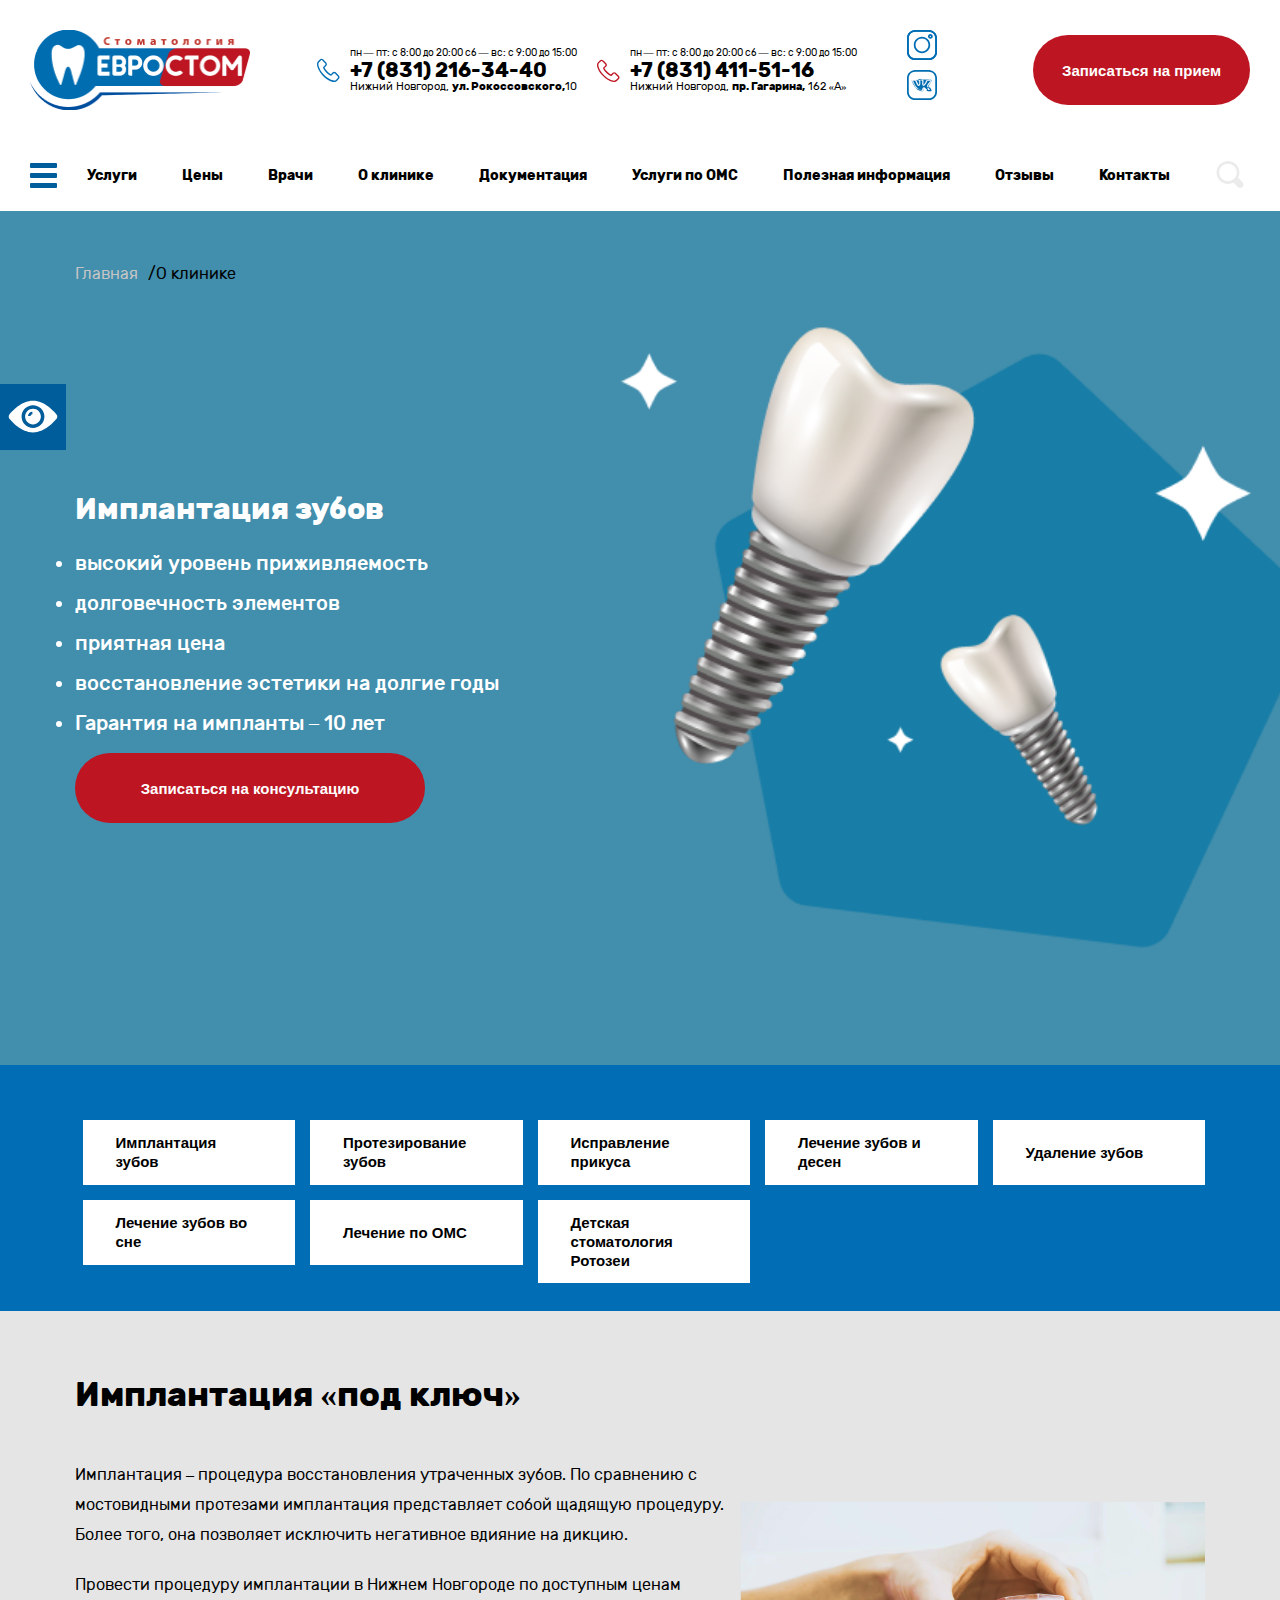
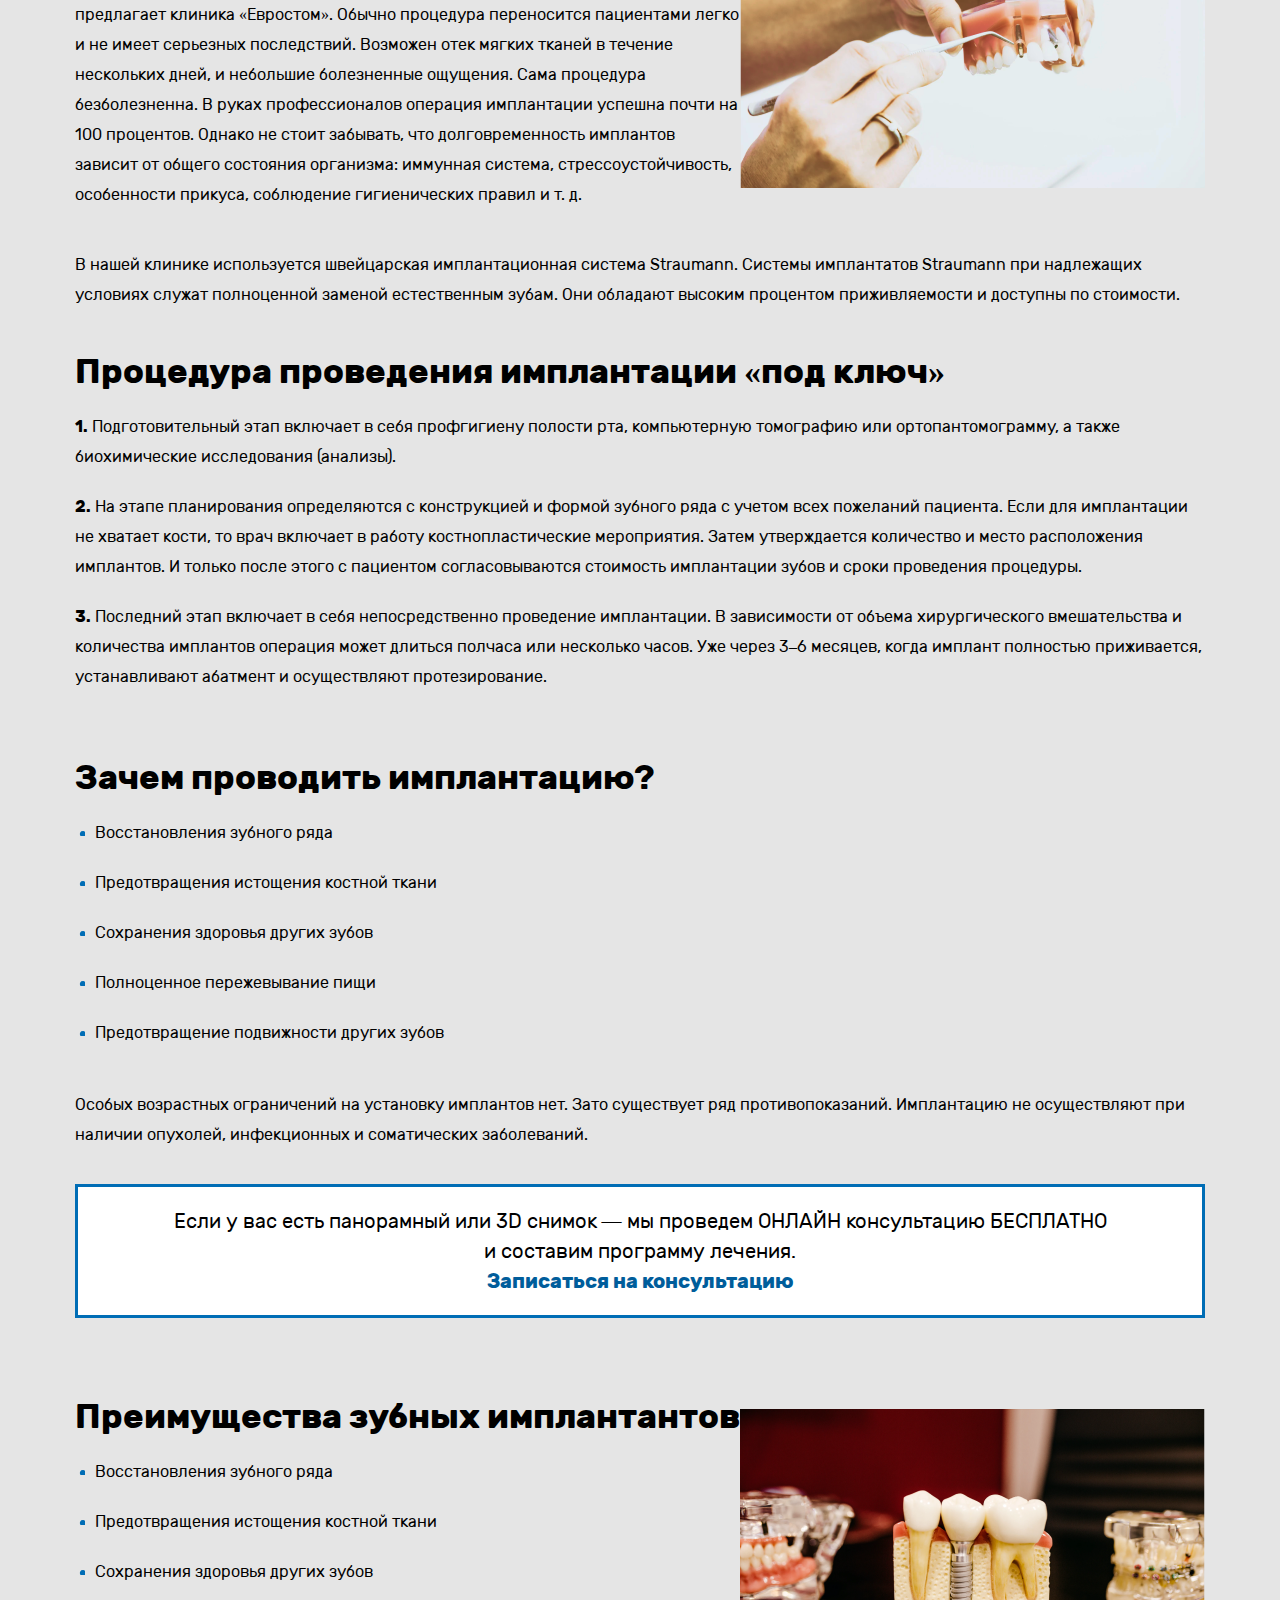
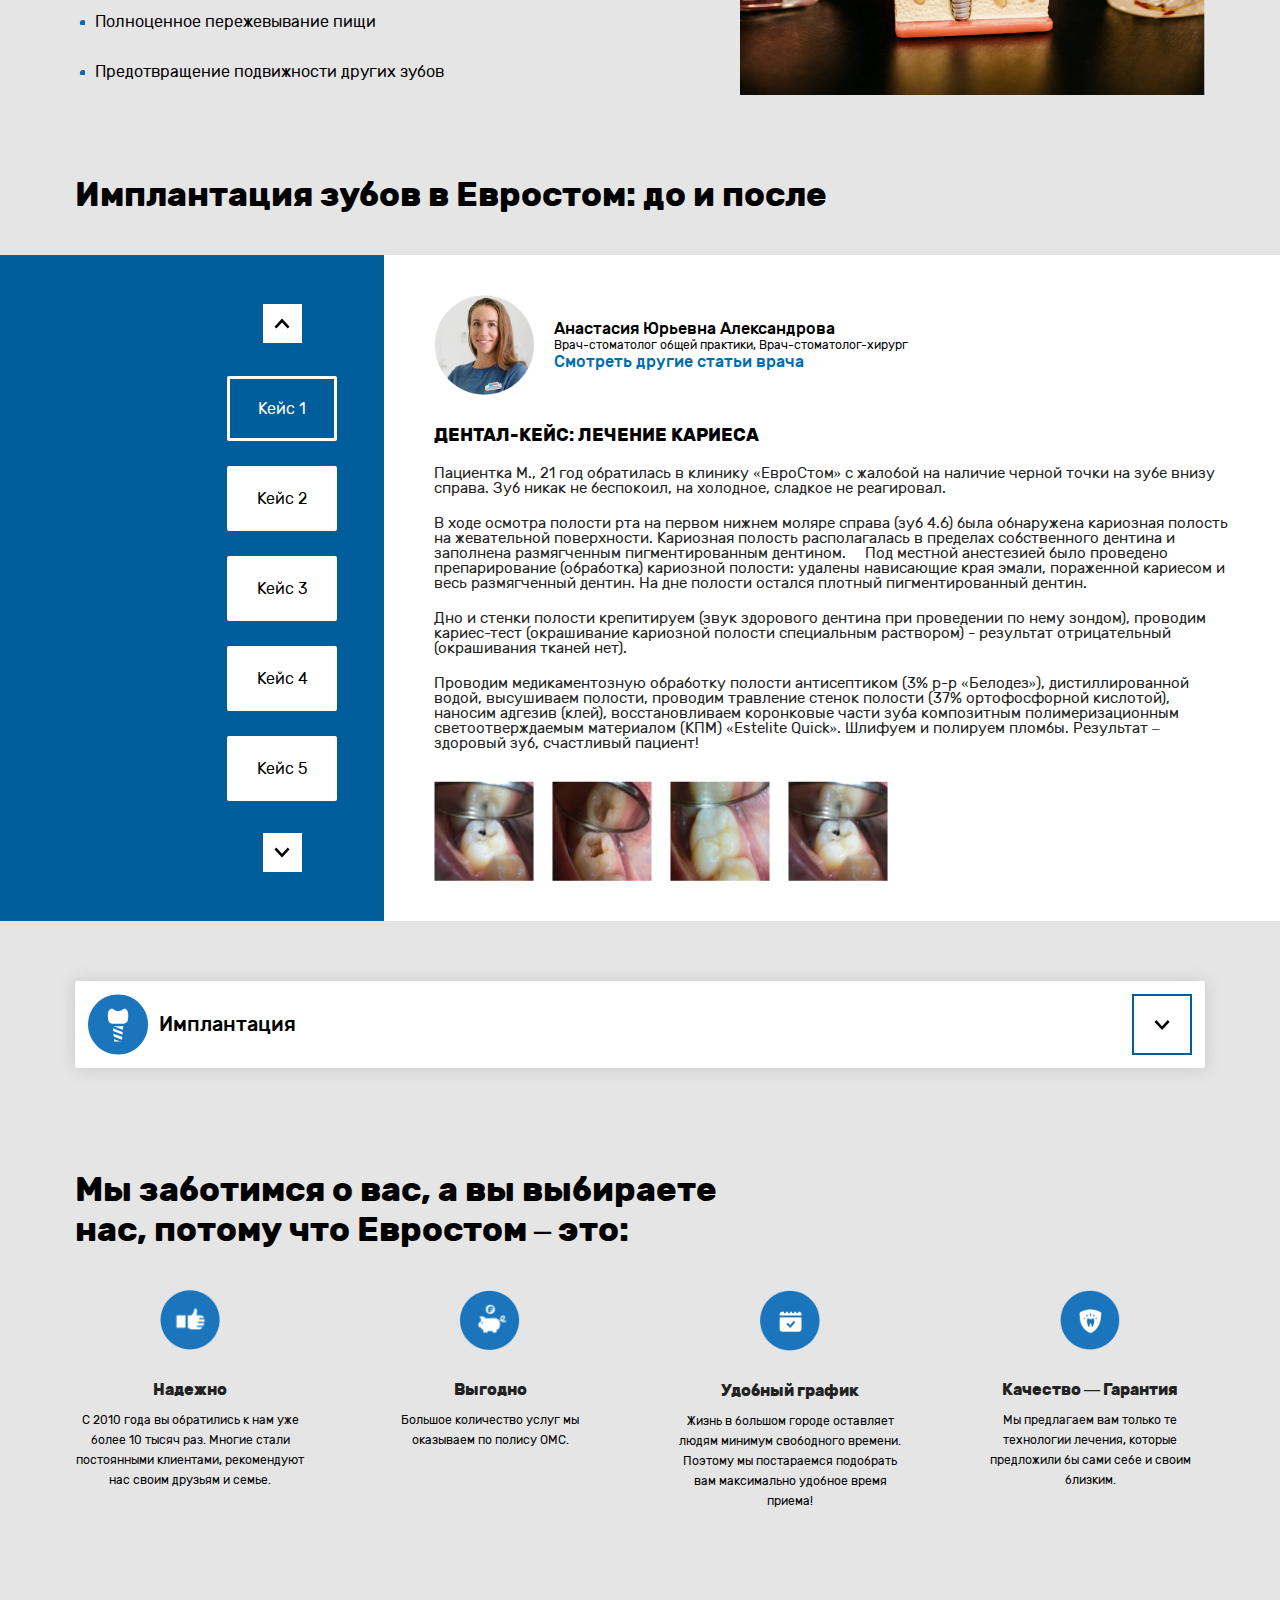
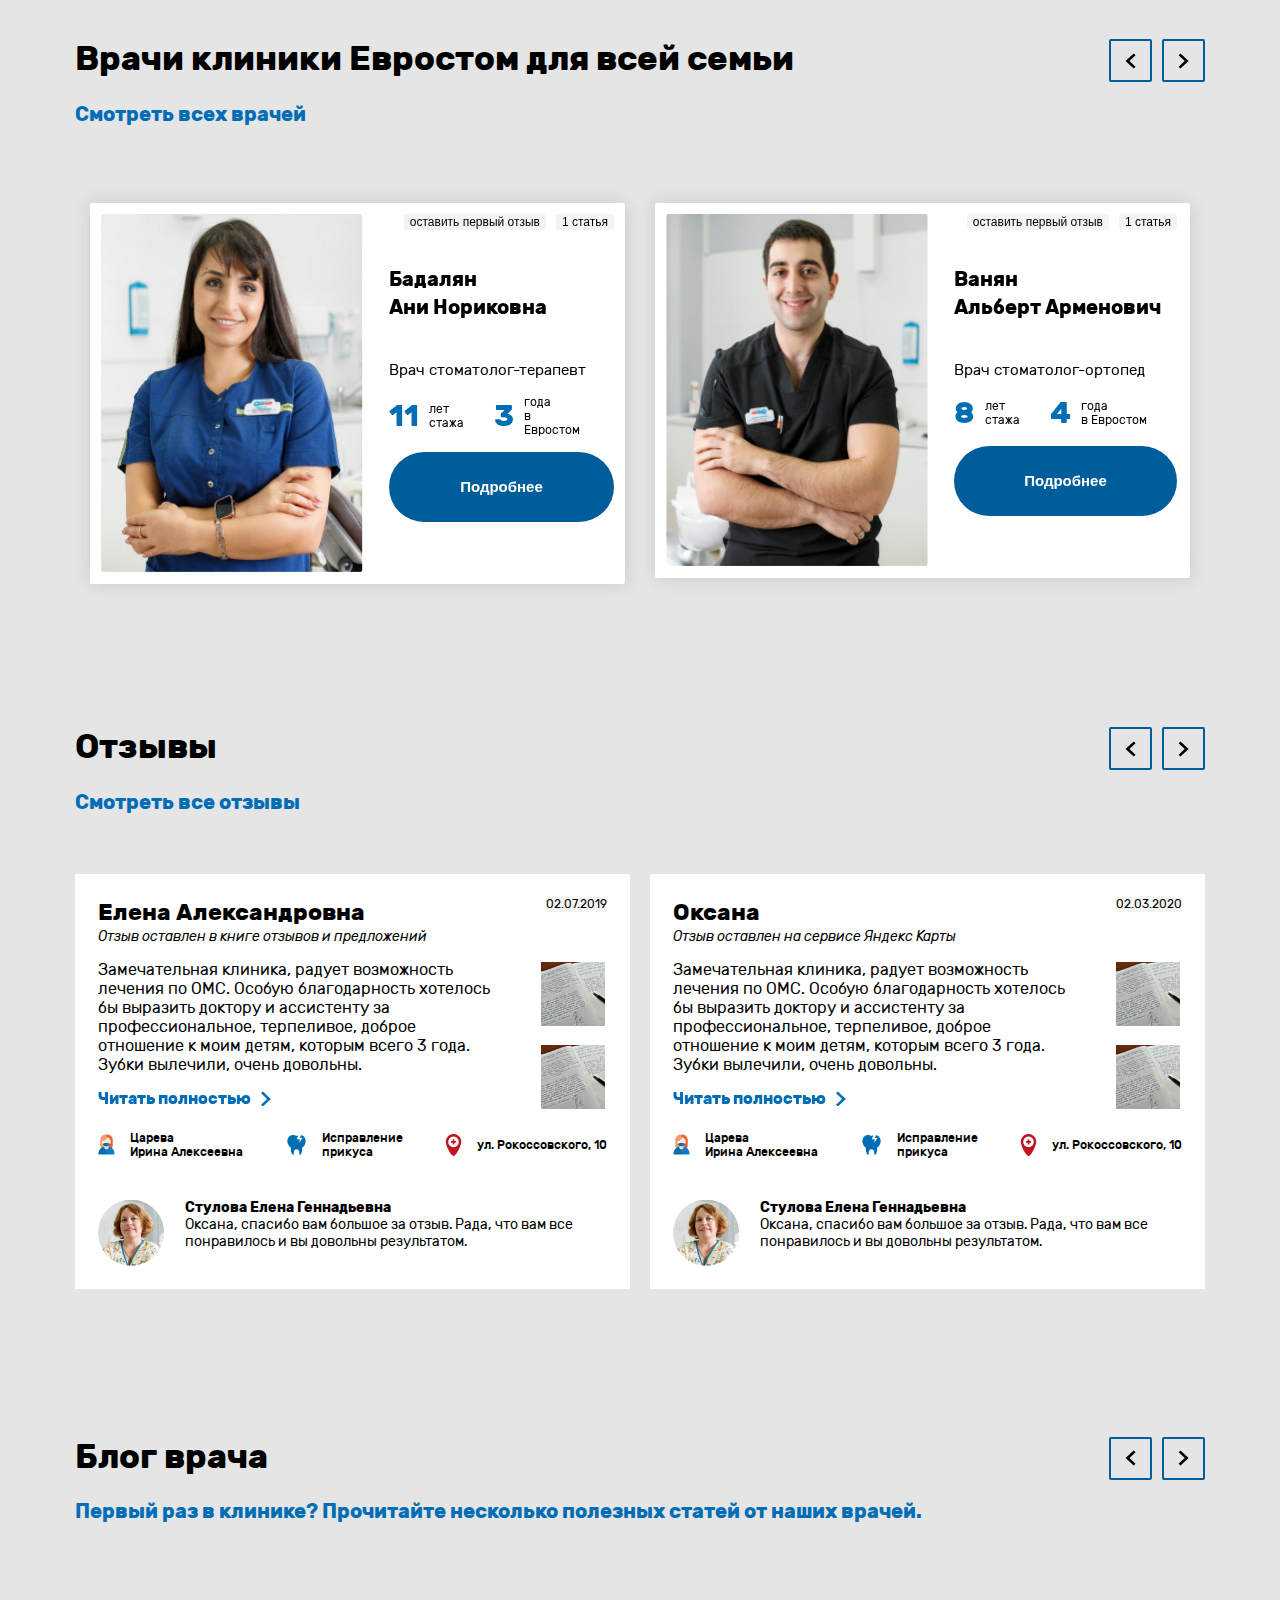
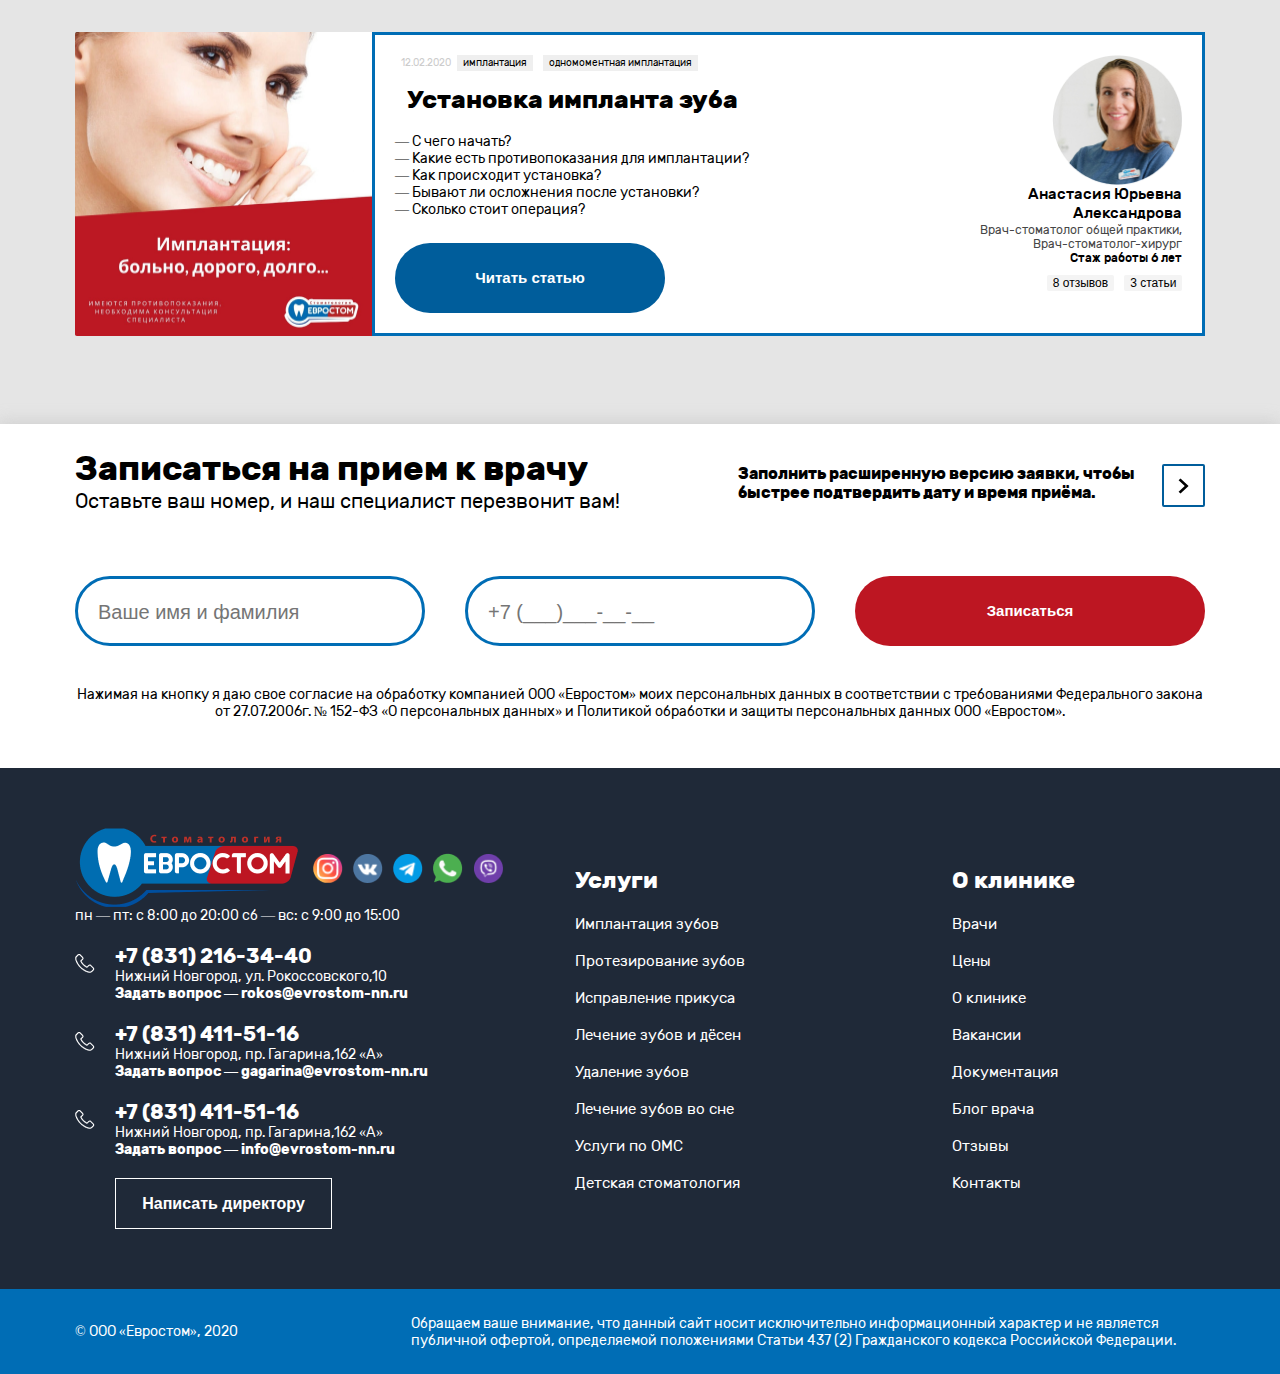
<file: implant.html>
<!DOCTYPE html>
<html lang="ru">

<head>
    <meta charset="UTF-8">
    <meta name="viewport" content="width=device-width, initial-scale=1.0">
    <link rel="stylesheet" href="./normalize.css">
    <link rel="stylesheet" href="./swiper.min.css">
    <link rel="stylesheet" href="./fonts/rubik.css">
    <link rel="stylesheet" href="./style.css">
    <title>Имплантация зубов</title>
</head>

<body>
    <header>
        <div class="container container_big">

            <div>
                <div class="menu">
                    <div class="burger-menu">
                        <div class="burger-menu_item"></div>
                        <div class="burger-menu_item"></div>
                        <div class="burger-menu_item"></div>
                    </div>
                    <div class="menu-links">
                        <a href="./services.html">Услуги</a>
                        <a href="./price.html">Цены</a>
                        <a href="./doctors.html">Врачи</a>
                        <a href="./about.html">О клинике</a>
                        <a href="./documentation.html">Документация</a>
                        <a href="">Услуги по ОМС</a>
                        <a href="./advisable.html">Полезная информация</a>
                        <a href="./review.html">Отзывы</a>
                        <a href="./contact.html">Контакты</a>
                    </div>
                    <button class="menu-search">
                        <svg xmlns="http://www.w3.org/2000/svg" width="28" height="27" viewBox="0 0 28 27" ll="none">
                            <path
                                d="M26.5406 21.2768L22.0967 16.8329C22.9047 15.217 23.4433 13.3317 23.4433 11.4464C23.4433 5.11721 18.3261 0 11.9969 0C5.66774 0 0.550537 5.11721 0.550537 11.4464C0.550537 17.7756 5.66774 22.8928 11.9969 22.8928C13.8822 22.8928 15.7675 22.3541 17.3835 21.5461L21.8273 25.99C23.174 27.3367 25.1939 27.3367 26.5406 25.99C27.7525 24.6434 27.7525 22.6234 26.5406 21.2768ZM11.9969 20.1995C7.14904 20.1995 3.2438 16.2943 3.2438 11.4464C3.2438 6.5985 7.14904 2.69327 11.9969 2.69327C16.8448 2.69327 20.75 6.5985 20.75 11.4464C20.75 16.2943 16.8448 20.1995 11.9969 20.1995Z"
                                fill="#EBEBEB" />
                        </svg>
                    </button>
                </div>

                <div class="burger-close"></div>

            </div>


            <div class="header">
                <div class="header-logo">
                    <a href="./index.html"><img src="./img/logo.png" alt=""></a>
                </div>
                <div class="header-contact">
                    <img src="./img/phone-icon.svg" alt="">
                    <div class="header-contact__wrap">
                        <p>пн — пт: с 8:00 до 20:00 сб — вс: с 9:00 до 15:00</p>
                        <a href="tel:+78312163440" class="header-contact__wrap_phone">+7 (831) 216-34-40</a>
                        <a href="" class="header-contact__wrap_link">Нижний Новгород, <strong>ул.
                                Рокоссовского,</strong>10</a>
                    </div>
                </div>
                <div class="header-contact">
                    <img src="./img/phone-icon-2.svg" alt="">
                    <div class="header-contact__wrap">
                        <p>пн — пт: с 8:00 до 20:00 сб — вс: с 9:00 до 15:00</p>
                        <a href="tel:+78314115116" class="header-contact__wrap_phone">+7 (831) 411-51-16</a>
                        <a href="" class="header-contact__wrap_link">Нижний Новгород, <strong>пр. Гагарина,</strong> 162
                            «А»</a>
                    </div>
                </div>
                <div class="header-icon">
                    <img src="./img/insta-icon.svg" alt="">
                    <img src="./img/vk-icon.svg" alt="">
                </div>
                <button class="header-button but-red">Записаться на прием</button>
            </div>
            <div class="mobile-alignment">
                <div class="mobile-phone"></div>
                <div class="mobile-close"></div>
            </div>
        </div>
    </header>
    <section class="burger-section">
        <div class="container container_big">
            <div class="menu">
                <div class="burger-menu">
                    <div class="burger-menu_item"></div>
                    <div class="burger-menu_item"></div>
                    <div class="burger-menu_item"></div>
                </div>
                <div class="menu-links">
                    <a href="./services.html">Услуги</a>
                    <a href="./price.html">Цены</a>
                    <a href="./doctors.html">Врачи</a>
                    <a href="./about.html">О клинике</a>
                    <a href="./documentation.html">Документация</a>
                    <a href="">Услуги по ОМС</a>
                    <a href="./advisable.html">Полезная информация</a>
                    <a href="./review.html">Отзывы</a>
                    <a href="./contact.html">Контакты</a>
                </div>
                <button class="menu-search">
                    <svg xmlns="http://www.w3.org/2000/svg" width="28" height="27" viewBox="0 0 28 27" fill="none">
                        <path
                            d="M26.5406 21.2768L22.0967 16.8329C22.9047 15.217 23.4433 13.3317 23.4433 11.4464C23.4433 5.11721 18.3261 0 11.9969 0C5.66774 0 0.550537 5.11721 0.550537 11.4464C0.550537 17.7756 5.66774 22.8928 11.9969 22.8928C13.8822 22.8928 15.7675 22.3541 17.3835 21.5461L21.8273 25.99C23.174 27.3367 25.1939 27.3367 26.5406 25.99C27.7525 24.6434 27.7525 22.6234 26.5406 21.2768ZM11.9969 20.1995C7.14904 20.1995 3.2438 16.2943 3.2438 11.4464C3.2438 6.5985 7.14904 2.69327 11.9969 2.69327C16.8448 2.69327 20.75 6.5985 20.75 11.4464C20.75 16.2943 16.8448 20.1995 11.9969 20.1995Z"
                            fill="#EBEBEB" />
                    </svg>
                </button>
            </div>
        </div>
    </section>
    <div class="eye">
        <svg width="50" height="50" viewBox="0 0 50 50" fill="none" xmlns="http://www.w3.org/2000/svg">
            <g clip-path="url(#clip0)">
                <path
                    d="M24.9999 16.7207C20.6492 16.7207 17.1143 20.2557 17.1143 24.6064C17.1143 28.9571 20.6492 32.4921 24.9999 32.4921C29.3507 32.4921 32.8856 28.9571 32.8856 24.6064C32.8856 20.2557 29.3507 16.7207 24.9999 16.7207ZM24.4017 22.2679C23.4228 22.2679 22.607 23.0836 22.607 24.0626H19.9966C20.051 21.6153 22.0088 19.6574 24.4017 19.6574V22.2679Z"
                    fill="white" />
                <path
                    d="M48.929 22.9753C46.2642 19.6579 36.7469 8.83545 25 8.83545C13.2531 8.83545 3.73585 19.6579 1.07103 22.9753C0.309656 23.8998 0.309656 25.2594 1.07103 26.2383C3.73585 29.5558 13.2531 40.3782 25 40.3782C36.7469 40.3782 46.2642 29.5558 48.929 26.2383C49.6903 25.3138 49.6903 23.9542 48.929 22.9753ZM25 36.0275C18.6915 36.0275 13.5794 30.9154 13.5794 24.6068C13.5794 18.2983 18.6915 13.1862 25 13.1862C31.3085 13.1862 36.4206 18.2983 36.4206 24.6068C36.4206 30.9154 31.3085 36.0275 25 36.0275Z"
                    fill="white" />
            </g>
            <defs>
                <clipPath id="clip0">
                    <rect width="49" height="49" fill="white" transform="translate(0.5 0.106445)" />
                </clipPath>
            </defs>
        </svg>
    </div>

    <section class="banner_3">
        <div class="container">
            <div class="title title_links">
                <a href="./index.html" class="title_link">Главная</a>
                <a href="./about.html" class="title_link">/О клинике</a>
            </div>
            <div class="banner-wrap">
                <div class="banner-text banner-text__implant">
                    <h1>Имплантация зубов</h1>
                    <li>высокий уровень приживляемость</li>
                    <li>долговечность элементов</li>
                    <li>приятная цена</li>
                    <li>восстановление эстетики на долгие годы</li>
                    <li>Гарантия на импланты – 10 лет</li>
                    <button class="but-red">Записаться на консультацию</button>
                </div>
            </div>
        </div>
    </section>

    <section class="services services_blue">
        <div class="container">
            <div class="services-wrap">
                <button class="services-wrap__button"><a href="./implant.html"> Имплантация зубов</a></button>
                <button class="services-wrap__button"><a href=""> Протезирование зубов</a></button>
                <button class="services-wrap__button"><a href=""> Исправление прикуса</a></button>
                <button class="services-wrap__button"><a href=""> Лечение зубов и десен</a></button>
                <button class="services-wrap__button"><a href=""> Удаление зубов</a></button>
                <button class="services-wrap__button"><a href=""> Лечение зубов во сне</a></button>
                <button class="services-wrap__button"><a href=""> Лечение по ОМС</a></button>
                <button class="services-wrap__button"><a href=""> Детская стоматология Ротозеи</a></button>
            </div>
        </div>
    </section>

    <section class="implant">
        <div class="container">
            <div class="title">
                <h2>Имплантация «под ключ»</h2>
            </div>
            <div class="implant-wrap">
                <div class="implant-wrap_text">
                    <h2>Имплантация «под ключ»</h2>

                    <p>Имплантация – процедура восстановления утраченных зубов. По сравнению с мостовидными протезами
                        имплантация представляет
                        собой щадящую процедуру. Более того, она позволяет исключить негативное вдияние на дикцию. </p>

                    <p>Провести процедуру
                        имплантации в Нижнем Новгороде по доступным ценам предлагает клиника «Евростом». Обычно
                        процедура переносится пациентами
                        легко и не имеет серьезных последствий. Возможен отек мягких тканей в течение нескольких дней, и
                        небольшие болезненные
                        ощущения. Сама процедура безболезненна. В руках профессионалов операция имплантации успешна
                        почти на 100 процентов.
                        Однако не стоит забывать, что долговременность имплантов зависит от общего состояния организма:
                        иммунная система,
                        стрессоустойчивость, особенности прикуса, соблюдение гигиенических правил и т. д.</p>
                </div>
                <img src="./img/implant/1-1.png" alt="">
            </div>
            <p>В нашей клинике используется швейцарская имплантационная система Straumann. Системы имплантатов Straumann
                при надлежащих
                условиях служат полноценной заменой естественным зубам. Они обладают высоким процентом приживляемости и
                доступны по
                стоимости.</p>
            <div class="implant-item">
                <div class="title">
                    <h2>Процедура проведения имплантации «под ключ»</h2>
                </div>
                <p><strong>1.</strong> Подготовительный этап включает в себя профгигиену полости рта, компьютерную
                    томографию или ортопантомограмму, а также
                    биохимические исследования (анализы). </p>
                <p><strong>2.</strong> На этапе планирования определяются с конструкцией и формой зубного ряда с
                    учетом всех пожеланий пациента. Если для имплантации не хватает кости, то врач включает в работу
                    костнопластические
                    мероприятия. Затем утверждается количество и место расположения имплантов. И только после этого с
                    пациентом
                    согласовываются стоимость имплантации зубов и сроки проведения процедуры.</p>
                <p><strong>3.</strong> Последний этап включает в себя
                    непосредственно проведение имплантации. В зависимости от объема хирургического вмешательства и
                    количества имплантов
                    операция может длиться полчаса или несколько часов. Уже через 3–6 месяцев, когда имплант полностью
                    приживается,
                    устанавливают абатмент и осуществляют протезирование.</p>
            </div>
            <div class="implant-item">
                <div class="title">
                    <h2>Зачем проводить имплантацию?</h2>
                </div>
                <div class="implant-item_text">Восстановления зубного ряда</div>
                <div class="implant-item_text">Предотвращения истощения костной ткани</div>
                <div class="implant-item_text">Сохранения здоровья других зубов</div>
                <div class="implant-item_text">Полноценное
                    пережевывание пищи</div>
                <div class="implant-item_text">Предотвращение подвижности других зубов</div>
            </div>
            <p class="implant-none">Особых возрастных ограничений на установку имплантов нет. Зато существует ряд
                противопоказаний.
                Имплантацию не
                осуществляют при наличии опухолей, инфекционных и соматических заболеваний.</p>
            <div class="implant-block">
                <span>Если у вас есть панорамный или 3D снимок — мы проведем ОНЛАЙН консультацию БЕСПЛАТНО и составим
                    программу лечения.</span>
                <a href="">Записаться на консультацию</a>
            </div>
            <div class="implant-wrap">
                <div class="implant-item">
                    <div class="title">
                        <h2>Преимущества зубных имплантантов</h2>
                    </div>
                    <div class="implant-item_text">Восстановления зубного ряда</div>
                    <div class="implant-item_text">Предотвращения истощения костной ткани</div>
                    <div class="implant-item_text">Сохранения здоровья других зубов</div>
                    <div class="implant-item_text">Полноценное
                        пережевывание пищи</div>
                    <div class="implant-item_text">Предотвращение подвижности других зубов</div>
                </div>
                <img src="./img/implant/1-2.png" alt="">
            </div>
        </div>
    </section>

    <section class="implant-case">
        <div class="container">
            <div class="title">
                <h2>Имплантация зубов в Евростом: до и после</h2>
            </div>
        </div>
        <div class="implant-case_wrap">
            <div class="implant-case_wrap__control">
                <div class="implant-cover">
                    <div class="slider-button  implant-button implant-button_prev">
                        <svg width="11" height="16" viewBox="0 0 11 16" fill="none" xmlns="http://www.w3.org/2000/svg">
                            <path
                                d="M10.5937 13.7088L4.41033 7.97754L10.5937 2.24631L8.68549 0.477539L0.59375 7.97754L8.68549 15.4775L10.5937 13.7088Z"
                                fill="black" />
                        </svg>
                    </div>
                    <div class="implant-pagination"></div>
                    <div class="slider-button implant-button implant-button_next">
                        <svg width="11" height="16" viewBox="0 0 11 16" fill="none" xmlns="http://www.w3.org/2000/svg">
                            <path
                                d="M0.593749 2.24631L6.77717 7.97754L0.59375 13.7088L2.50201 15.4775L10.5937 7.97754L2.50201 0.477539L0.593749 2.24631Z"
                                fill="black" />
                        </svg>
                    </div>
                </div>
            </div>
            <div class="implant-case_wrap__slide">
                <div class="swiper-container implant-container">
                    <div class="swiper-wrapper">
                        <div class="swiper-slide implant-slide">
                            <div class="implant-slide__bio">
                                <img src="./img/1-1.png" alt="">
                                <div>
                                    <p>Анастасия Юрьевна Александрова</p>
                                    <span>Врач-стоматолог общей практики, Врач-стоматолог-хирург</span>
                                    <a href="">Смотреть другие статьи врача</a>
                                </div>
                            </div>
                            <div class="implant-slide__text">
                                <p>ДЕНТАЛ-КЕЙС: ЛЕЧЕНИЕ КАРИЕСА </p>
                                <span>Пациентка М., 21 год обратилась в клинику «ЕвроСтом» с жалобой на наличие черной
                                    точки на
                                    зубе внизу справа. Зуб никак не беспокоил, на холодное, сладкое не
                                    реагировал.</span>
                                <span>В ходе осмотра полости рта на первом
                                    нижнем моляре справа (зуб 4.6) была обнаружена кариозная полость на жевательной
                                    поверхности. Кариозная полость
                                    располагалась в пределах собственного дентина и заполнена размягченным
                                    пигментированным дентином. ⠀ Под местной
                                    анестезией было проведено препарирование (обработка) кариозной полости: удалены
                                    нависающие края эмали, пораженной
                                    кариесом и весь размягченный дентин. На дне полости остался плотный пигментированный
                                    дентин.</span>
                                <span>Дно и стенки полости
                                    крепитируем (звук здорового дентина при проведении по нему зондом), проводим
                                    кариес-тест (окрашивание кариозной полости
                                    специальным раствором) - результат отрицательный (окрашивания тканей нет).</span>
                                <span>Проводим медикаментозную обработку полости
                                    антисептиком (3% р-р «Белодез»), дистиллированной водой, высушиваем полости,
                                    проводим травление стенок полости (37%
                                    ортофосфорной кислотой), наносим адгезив (клей), восстановливаем коронковые части
                                    зуба композитным полимеризационным
                                    светоотверждаемым материалом (КПМ) «Estelite Quick». Шлифуем и полируем пломбы.
                                    Результат – здоровый зуб, счастливый
                                    пациент!</span>
                            </div>
                            <div class="implant-slide__img">
                                <img src="./img/implant/2-1.png" alt="">
                                <img src="./img/implant/2-2.png" alt="">
                                <img src="./img/implant/2-3.png" alt="">
                                <img src="./img/implant/2-4.png" alt="">
                            </div>
                        </div>
                        <div class="swiper-slide implant-slide">
                            <div class="implant-slide__bio">
                                <img src="./img/1-1.png" alt="">
                                <div>
                                    <p>Анастасия Юрьевна Александрова</p>
                                    <span>Врач-стоматолог общей практики, Врач-стоматолог-хирург</span>
                                    <a href="">Смотреть другие статьи врача</a>
                                </div>
                            </div>
                            <div class="implant-slide__text">
                                <p>ДЕНТАЛ-КЕЙС: ЛЕЧЕНИЕ КАРИЕСА </p>
                                <span>Пациентка М., 21 год обратилась в клинику «ЕвроСтом» с жалобой на наличие черной
                                    точки на
                                    зубе внизу справа. Зуб никак не беспокоил, на холодное, сладкое не
                                    реагировал.</span>
                                <span>В ходе осмотра полости рта на первом
                                    нижнем моляре справа (зуб 4.6) была обнаружена кариозная полость на жевательной
                                    поверхности. Кариозная полость
                                    располагалась в пределах собственного дентина и заполнена размягченным
                                    пигментированным дентином. ⠀ Под местной
                                    анестезией было проведено препарирование (обработка) кариозной полости: удалены
                                    нависающие края эмали, пораженной
                                    кариесом и весь размягченный дентин. На дне полости остался плотный пигментированный
                                    дентин.</span>
                                <span>Дно и стенки полости
                                    крепитируем (звук здорового дентина при проведении по нему зондом), проводим
                                    кариес-тест (окрашивание кариозной полости
                                    специальным раствором) - результат отрицательный (окрашивания тканей нет).</span>
                                <span>Проводим медикаментозную обработку полости
                                    антисептиком (3% р-р «Белодез»), дистиллированной водой, высушиваем полости,
                                    проводим травление стенок полости (37%
                                    ортофосфорной кислотой), наносим адгезив (клей), восстановливаем коронковые части
                                    зуба композитным полимеризационным
                                    светоотверждаемым материалом (КПМ) «Estelite Quick». Шлифуем и полируем пломбы.
                                    Результат – здоровый зуб, счастливый
                                    пациент!</span>
                            </div>
                            <div class="implant-slide__img">
                                <img src="./img/implant/2-1.png" alt="">
                                <img src="./img/implant/2-2.png" alt="">
                                <img src="./img/implant/2-3.png" alt="">
                                <img src="./img/implant/2-4.png" alt="">
                            </div>
                        </div>
                        <div class="swiper-slide implant-slide">
                            <div class="implant-slide__bio">
                                <img src="./img/1-1.png" alt="">
                                <div>
                                    <p>Анастасия Юрьевна Александрова</p>
                                    <span>Врач-стоматолог общей практики, Врач-стоматолог-хирург</span>
                                    <a href="">Смотреть другие статьи врача</a>
                                </div>
                            </div>
                            <div class="implant-slide__text">
                                <p>ДЕНТАЛ-КЕЙС: ЛЕЧЕНИЕ КАРИЕСА </p>
                                <span>Пациентка М., 21 год обратилась в клинику «ЕвроСтом» с жалобой на наличие черной
                                    точки на
                                    зубе внизу справа. Зуб никак не беспокоил, на холодное, сладкое не
                                    реагировал.</span>
                                <span>В ходе осмотра полости рта на первом
                                    нижнем моляре справа (зуб 4.6) была обнаружена кариозная полость на жевательной
                                    поверхности. Кариозная полость
                                    располагалась в пределах собственного дентина и заполнена размягченным
                                    пигментированным дентином. ⠀ Под местной
                                    анестезией было проведено препарирование (обработка) кариозной полости: удалены
                                    нависающие края эмали, пораженной
                                    кариесом и весь размягченный дентин. На дне полости остался плотный пигментированный
                                    дентин.</span>
                                <span>Дно и стенки полости
                                    крепитируем (звук здорового дентина при проведении по нему зондом), проводим
                                    кариес-тест (окрашивание кариозной полости
                                    специальным раствором) - результат отрицательный (окрашивания тканей нет).</span>
                                <span>Проводим медикаментозную обработку полости
                                    антисептиком (3% р-р «Белодез»), дистиллированной водой, высушиваем полости,
                                    проводим травление стенок полости (37%
                                    ортофосфорной кислотой), наносим адгезив (клей), восстановливаем коронковые части
                                    зуба композитным полимеризационным
                                    светоотверждаемым материалом (КПМ) «Estelite Quick». Шлифуем и полируем пломбы.
                                    Результат – здоровый зуб, счастливый
                                    пациент!</span>
                            </div>
                            <div class="implant-slide__img">
                                <img src="./img/implant/2-1.png" alt="">
                                <img src="./img/implant/2-2.png" alt="">
                                <img src="./img/implant/2-3.png" alt="">
                                <img src="./img/implant/2-4.png" alt="">
                            </div>
                        </div>
                        <div class="swiper-slide implant-slide">
                            <div class="implant-slide__bio">
                                <img src="./img/1-1.png" alt="">
                                <div>
                                    <p>Анастасия Юрьевна Александрова</p>
                                    <span>Врач-стоматолог общей практики, Врач-стоматолог-хирург</span>
                                    <a href="">Смотреть другие статьи врача</a>
                                </div>
                            </div>
                            <div class="implant-slide__text">
                                <p>ДЕНТАЛ-КЕЙС: ЛЕЧЕНИЕ КАРИЕСА </p>
                                <span>Пациентка М., 21 год обратилась в клинику «ЕвроСтом» с жалобой на наличие черной
                                    точки на
                                    зубе внизу справа. Зуб никак не беспокоил, на холодное, сладкое не
                                    реагировал.</span>
                                <span>В ходе осмотра полости рта на первом
                                    нижнем моляре справа (зуб 4.6) была обнаружена кариозная полость на жевательной
                                    поверхности. Кариозная полость
                                    располагалась в пределах собственного дентина и заполнена размягченным
                                    пигментированным дентином. ⠀ Под местной
                                    анестезией было проведено препарирование (обработка) кариозной полости: удалены
                                    нависающие края эмали, пораженной
                                    кариесом и весь размягченный дентин. На дне полости остался плотный пигментированный
                                    дентин.</span>
                                <span>Дно и стенки полости
                                    крепитируем (звук здорового дентина при проведении по нему зондом), проводим
                                    кариес-тест (окрашивание кариозной полости
                                    специальным раствором) - результат отрицательный (окрашивания тканей нет).</span>
                                <span>Проводим медикаментозную обработку полости
                                    антисептиком (3% р-р «Белодез»), дистиллированной водой, высушиваем полости,
                                    проводим травление стенок полости (37%
                                    ортофосфорной кислотой), наносим адгезив (клей), восстановливаем коронковые части
                                    зуба композитным полимеризационным
                                    светоотверждаемым материалом (КПМ) «Estelite Quick». Шлифуем и полируем пломбы.
                                    Результат – здоровый зуб, счастливый
                                    пациент!</span>
                            </div>
                            <div class="implant-slide__img">
                                <img src="./img/implant/2-1.png" alt="">
                                <img src="./img/implant/2-2.png" alt="">
                                <img src="./img/implant/2-3.png" alt="">
                                <img src="./img/implant/2-4.png" alt="">
                            </div>
                        </div>
                        <div class="swiper-slide implant-slide">
                            <div class="implant-slide__bio">
                                <img src="./img/1-1.png" alt="">
                                <div>
                                    <p>Анастасия Юрьевна Александрова</p>
                                    <span>Врач-стоматолог общей практики, Врач-стоматолог-хирург</span>
                                    <a href="">Смотреть другие статьи врача</a>
                                </div>
                            </div>
                            <div class="implant-slide__text">
                                <p>ДЕНТАЛ-КЕЙС: ЛЕЧЕНИЕ КАРИЕСА </p>
                                <span>Пациентка М., 21 год обратилась в клинику «ЕвроСтом» с жалобой на наличие черной
                                    точки на
                                    зубе внизу справа. Зуб никак не беспокоил, на холодное, сладкое не
                                    реагировал.</span>
                                <span>В ходе осмотра полости рта на первом
                                    нижнем моляре справа (зуб 4.6) была обнаружена кариозная полость на жевательной
                                    поверхности. Кариозная полость
                                    располагалась в пределах собственного дентина и заполнена размягченным
                                    пигментированным дентином. ⠀ Под местной
                                    анестезией было проведено препарирование (обработка) кариозной полости: удалены
                                    нависающие края эмали, пораженной
                                    кариесом и весь размягченный дентин. На дне полости остался плотный пигментированный
                                    дентин.</span>
                                <span>Дно и стенки полости
                                    крепитируем (звук здорового дентина при проведении по нему зондом), проводим
                                    кариес-тест (окрашивание кариозной полости
                                    специальным раствором) - результат отрицательный (окрашивания тканей нет).</span>
                                <span>Проводим медикаментозную обработку полости
                                    антисептиком (3% р-р «Белодез»), дистиллированной водой, высушиваем полости,
                                    проводим травление стенок полости (37%
                                    ортофосфорной кислотой), наносим адгезив (клей), восстановливаем коронковые части
                                    зуба композитным полимеризационным
                                    светоотверждаемым материалом (КПМ) «Estelite Quick». Шлифуем и полируем пломбы.
                                    Результат – здоровый зуб, счастливый
                                    пациент!</span>
                            </div>
                            <div class="implant-slide__img">
                                <img src="./img/implant/2-1.png" alt="">
                                <img src="./img/implant/2-2.png" alt="">
                                <img src="./img/implant/2-3.png" alt="">
                                <img src="./img/implant/2-4.png" alt="">
                            </div>
                        </div>
                    </div>
                </div>
            </div>
        </div>
    </section>

    <section class="implant-case-mobile">
        <div class="container">
            <div class="title">
                <h2>Имплантация зубов в Евростом: до и после</h2>
            </div>
        </div>
        <div class="implant-case_wrap">
            <div class="implant-case_wrap__control">
                <div class="implant-cover">
                    <div class="slider-button  implant-button implant-button_prev">
                        <svg width="11" height="16" viewBox="0 0 11 16" fill="none" xmlns="http://www.w3.org/2000/svg">
                            <path
                                d="M10.5937 13.7088L4.41033 7.97754L10.5937 2.24631L8.68549 0.477539L0.59375 7.97754L8.68549 15.4775L10.5937 13.7088Z"
                                fill="black" />
                        </svg>
                    </div>
                    <div class="implant-pagination2"></div>
                    <div class="slider-button implant-button implant-button_next">
                        <svg width="11" height="16" viewBox="0 0 11 16" fill="none" xmlns="http://www.w3.org/2000/svg">
                            <path
                                d="M0.593749 2.24631L6.77717 7.97754L0.59375 13.7088L2.50201 15.4775L10.5937 7.97754L2.50201 0.477539L0.593749 2.24631Z"
                                fill="black" />
                        </svg>
                    </div>
                </div>
            </div>
            <div class="implant-case_wrap__slide">
                <div class="swiper-container implant-container2">
                    <div class="swiper-wrapper">
                        <div class="swiper-slide implant-slide">
                            <div class="implant-slide__bio">
                                <img src="./img/1-1.png" alt="">
                                <div class="implant-slide-container">
                                    <p>Автор кейса:<br>Анастасия Юрьевна Александрова</p>
                                    <span>Врач-стоматолог общей практики,<br> Врач-стоматолог-хирург</span>
                                    <a href="">Смотреть другие статьи врача</a>
                                </div>
                            </div>
                            <div class="implant-slide__text">
                                <p>ДЕНТАЛ-КЕЙС: ЛЕЧЕНИЕ КАРИЕСА </p>
                                <span>Пациентка М., 21 год обратилась в клинику «ЕвроСтом» с жалобой на наличие черной
                                    точки на
                                    зубе внизу справа. Зуб никак не беспокоил, на холодное, сладкое не
                                    реагировал.</span>
                                <span>В ходе осмотра полости рта на первом
                                    нижнем моляре справа (зуб 4.6) была обнаружена кариозная полость на жевательной
                                    поверхности. Кариозная полость
                                    располагалась в пределах собственного дентина и заполнена размягченным
                                    пигментированным дентином. ⠀ Под местной
                                    анестезией было проведено препарирование (обработка) кариозной полости: удалены
                                    нависающие края эмали, пораженной
                                    кариесом и весь размягченный дентин. На дне полости остался плотный пигментированный
                                    дентин.</span>
                                <span>Дно и стенки полости
                                    крепитируем (звук здорового дентина при проведении по нему зондом), проводим
                                    кариес-тест (окрашивание кариозной полости
                                    специальным раствором) - результат отрицательный (окрашивания тканей нет).</span>
                                <span>Проводим медикаментозную обработку полости
                                    антисептиком (3% р-р «Белодез»), дистиллированной водой, высушиваем полости,
                                    проводим травление стенок полости (37%
                                    ортофосфорной кислотой), наносим адгезив (клей), восстановливаем коронковые части
                                    зуба композитным полимеризационным
                                    светоотверждаемым материалом (КПМ) «Estelite Quick». Шлифуем и полируем пломбы.
                                    Результат – здоровый зуб, счастливый
                                    пациент!</span>
                            </div>
                            <div class="implant-slide__img">
                                <img src="./img/implant/2-1.png" alt="">
                                <img src="./img/implant/2-2.png" alt="">
                                <img src="./img/implant/2-3.png" alt="">
                                <img src="./img/implant/2-4.png" alt="">
                            </div>
                        </div>
                        <div class="swiper-slide implant-slide">
                            <div class="implant-slide__bio">
                                <img src="./img/1-1.png" alt="">
                                <div class="implant-slide-container">
                                    <p>Автор кейса:<br>Анастасия Юрьевна Александрова</p>
                                    <span>Врач-стоматолог общей практики,<br> Врач-стоматолог-хирург</span>
                                    <a href="">Смотреть другие статьи врача</a>
                                </div>
                            </div>
                            <div class="implant-slide__text">
                                <p>ДЕНТАЛ-КЕЙС: ЛЕЧЕНИЕ КАРИЕСА </p>
                                <span>Пациентка М., 21 год обратилась в клинику «ЕвроСтом» с жалобой на наличие черной
                                    точки на
                                    зубе внизу справа. Зуб никак не беспокоил, на холодное, сладкое не
                                    реагировал.</span>
                                <span>В ходе осмотра полости рта на первом
                                    нижнем моляре справа (зуб 4.6) была обнаружена кариозная полость на жевательной
                                    поверхности. Кариозная полость
                                    располагалась в пределах собственного дентина и заполнена размягченным
                                    пигментированным дентином. ⠀ Под местной
                                    анестезией было проведено препарирование (обработка) кариозной полости: удалены
                                    нависающие края эмали, пораженной
                                    кариесом и весь размягченный дентин. На дне полости остался плотный пигментированный
                                    дентин.</span>
                                <span>Дно и стенки полости
                                    крепитируем (звук здорового дентина при проведении по нему зондом), проводим
                                    кариес-тест (окрашивание кариозной полости
                                    специальным раствором) - результат отрицательный (окрашивания тканей нет).</span>
                                <span>Проводим медикаментозную обработку полости
                                    антисептиком (3% р-р «Белодез»), дистиллированной водой, высушиваем полости,
                                    проводим травление стенок полости (37%
                                    ортофосфорной кислотой), наносим адгезив (клей), восстановливаем коронковые части
                                    зуба композитным полимеризационным
                                    светоотверждаемым материалом (КПМ) «Estelite Quick». Шлифуем и полируем пломбы.
                                    Результат – здоровый зуб, счастливый
                                    пациент!</span>
                            </div>
                            <div class="implant-slide__img">
                                <img src="./img/implant/2-1.png" alt="">
                                <img src="./img/implant/2-2.png" alt="">
                                <img src="./img/implant/2-3.png" alt="">
                                <img src="./img/implant/2-4.png" alt="">
                            </div>
                        </div>

                    </div>
                </div>
            </div>
        </div>
    </section>

    <section class="doctors_grey">
        <div class="container">
            <div class="acc">
                <div class="acc-header">
                    <div class="acc-header__title">
                        <img src="./img/price/1-2.svg" alt="">
                        <p>Имплантация</p>
                    </div>
                    <button class="acc-header__but">
                        <svg width="16" height="11" viewBox="0 0 16 11" fill="none" xmlns="http://www.w3.org/2000/svg">
                            <path
                                d="M2.22287 10.0181L7.9541 3.83465L13.6853 10.0181L15.4541 8.10981L7.9541 0.0180671L0.454101 8.10981L2.22287 10.0181Z"
                                fill="black" />
                        </svg>
                    </button>
                </div>
                <div class="price-wrap acc-item">
                    <span>Имплантация «под ключ»</span>
                    <div class="price-wrap__link">
                        <p>Протезирование на имплантате Straumann (1 зуб)</p>
                        <a href="">от 100 руб.</a>
                    </div>
                    <div class="price-wrap__link">
                        <p>Протезирование на имплантате Osstem (1 зуб)</p>
                        <a href="">от 500 руб.</a>
                    </div>
                    <div class="price-wrap__link">
                        <p>Комплексное диагностическое
                            обследование с составлением плана лечения</p>
                        <a href="">от 400 руб.</a>
                    </div>
                    <span>Одномоментная имплантация</span>
                    <div class="price-wrap__link">
                        <p>Установка имплантата Straumann (Протезирование оплачивается отдельно) </p>
                        <a href="">от 100 руб.</a>
                    </div>
                    <div class="price-wrap__link">
                        <p>Установка имплантата Osstem (Протезирование
                            оплачивается отдельно)</p>
                        <a href="">от 500 руб.</a>
                    </div>
                    <div class="price-wrap__link">
                        <p>Комплексное диагностическое обследование с составлением плана лечения</p>
                        <a href="">от 400 руб.</a>
                    </div>
                    <span>Имплантация по 3D-шаблону</span>
                    <div class="price-wrap__link">
                        <p>Установка имплантата Straumann (Протезирование оплачивается отдельно)</p>
                        <a href="">от 100 руб.</a>
                    </div>
                    <div class="price-wrap__link">
                        <p>Установка имплантата Osstem (Протезирование
                            оплачивается отдельно)</p>
                        <a href="">от 500 руб.</a>
                    </div>
                    <div class="price-wrap__link">
                        <p>Изготовление 3D-шаблона</p>
                        <a href="">от 400 руб.</a>
                    </div>
                    <div class="price-wrap__link">
                        <p>Комплексное диагностическое обследование с составлением плана лечения</p>
                        <a href=""> от 600 руб.</a>
                    </div>
                </div>
            </div>
        </div>
    </section>



    <section class="adventages">
        <div class="container">
            <div class="title">
                <h2>Мы заботимся о вас, а вы выбираете нас, потому что Евростом – это:</h2>
            </div>
            <div class="adventages-wrap">
                <div class="adventages-item">
                    <img src="./img/about/2-3.png" alt="">
                    <p>Надежно</p>
                    <span>С 2010 года вы обратились к нам уже более 10 тысяч раз. Многие стали постоянными клиентами,
                        рекомендуют нас своим
                        друзьям и семье.</span>
                </div>
                <div class="adventages-item">
                    <img src="./img/about/2-1.png" alt="">
                    <p>Выгодно</p>
                    <span>Большое количество услуг мы оказываем по полису ОМС.</span>
                </div>
                <div class="adventages-item">
                    <img src="./img/about/2-4.png" alt="">
                    <p>Удобный график</p>
                    <span>Жизнь в большом городе оставляет людям минимум свободного времени. Поэтому мы постараемся
                        подобрать вам максимально
                        удобное время приема!</span>
                </div>
                <div class="adventages-item">
                    <img src="./img/about/2-5.png" alt="">
                    <p>Качество — Гарантия</p>
                    <span>Мы предлагаем вам только те технологии лечения, которые предложили бы сами себе и своим
                        близким.</span>
                </div>
            </div>
        </div>
    </section>

    <section class="doctors-slide doctors_grey">
        <div class="container">
            <div class="row">
                <div class="title">
                    <h2>Врачи клиники Евростом для всей семьи</h2>
                    <a href="">Смотреть всех врачей</a>
                    <div class="buttons">
                        <div class="slider-button doctors-button_prev">
                            <svg width="11" height="16" viewBox="0 0 11 16" fill="none"
                                xmlns="http://www.w3.org/2000/svg">
                                <path
                                    d="M10.5937 13.7088L4.41033 7.97754L10.5937 2.24631L8.68549 0.477539L0.59375 7.97754L8.68549 15.4775L10.5937 13.7088Z"
                                    fill="black" />
                            </svg>
                        </div>
                        <div class="slider-button doctors-button_next">
                            <svg width="11" height="16" viewBox="0 0 11 16" fill="none"
                                xmlns="http://www.w3.org/2000/svg">
                                <path
                                    d="M0.593749 2.24631L6.77717 7.97754L0.59375 13.7088L2.50201 15.4775L10.5937 7.97754L2.50201 0.477539L0.593749 2.24631Z"
                                    fill="black" />
                            </svg>
                        </div>
                    </div>
                </div>
            </div>
            <div class="swiper-container doctors-container">
                <div class="swiper-wrapper doctors-wrap">
                    <div class="swiper-slide doctors-item">
                        <img src="./img/d-1.png" alt="">
                        <div class="doctors-item__text">
                            <div class="title"> Бадалян <br> Ани Нориковна </div>
                            <p>Врач стоматолог-терапевт</p>
                            <div class="row">
                                <div class="year">
                                    <div class="num">11</div>
                                    <div class="text">лет<br> стажа</div>
                                </div>
                                <div class="year">
                                    <div class="num">3</div>
                                    <div class="text">года <br>в Евростом</div>
                                </div>
                            </div>
                            <div class="doctors-button-container">
                                <button class="but-blue">Подробнее</button>
                            </div>
                            <div class="button-row">
                                <button class="rev">оставить первый отзыв</button>
                                <button class="art">1 статья</button>
                            </div>
                        </div>
                    </div>
                    <div class="swiper-slide doctors-item">
                        <img src="./img/d-2.png" alt="">
                        <div class="doctors-item__text">
                            <div class="title"> Ванян <br>Альберт Арменович </div>
                            <p>Врач стоматолог-ортопед</p>
                            <div class="row">
                                <div class="year">
                                    <div class="num">8</div>
                                    <div class="text">лет<br> стажа</div>
                                </div>
                                <div class="year">
                                    <div class="num">4</div>
                                    <div class="text">года <br>в Евростом</div>
                                </div>
                            </div>
                            <div class="doctors-button-container">
                                <button class="but-blue">Подробнее</button>
                            </div>
                            <div class="button-row">
                                <button class="rev">оставить первый отзыв</button>
                                <button class="art">1 статья</button>
                            </div>
                        </div>
                    </div>
                </div>
            </div>
        </div>
    </section>

    <section class="review">
        <div class="container">
            <div class="title">
                <h2>Отзывы</h2>
                <a href="">Смотреть все отзывы</a>
                <div class="buttons">
                    <div class="slider-button review-button_prev">
                        <svg width="11" height="16" viewBox="0 0 11 16" fill="none" xmlns="http://www.w3.org/2000/svg">
                            <path
                                d="M10.5937 13.7088L4.41033 7.97754L10.5937 2.24631L8.68549 0.477539L0.59375 7.97754L8.68549 15.4775L10.5937 13.7088Z"
                                fill="black" />
                        </svg>
                    </div>
                    <div class="slider-button review-button_next">
                        <svg width="11" height="16" viewBox="0 0 11 16" fill="none" xmlns="http://www.w3.org/2000/svg">
                            <path
                                d="M0.593749 2.24631L6.77717 7.97754L0.59375 13.7088L2.50201 15.4775L10.5937 7.97754L2.50201 0.477539L0.593749 2.24631Z"
                                fill="black" />
                        </svg>
                    </div>
                </div>
            </div>
            <div class="swiper-container review-slider">
                <div class="swiper-wrapper review-wrap">
                    <div class="review-item swiper-slide">
                        <div class="row">
                            <div class="review-item_title">
                                <div class="name">Елена Александровна</div>
                                <p>Отзыв оставлен в книге отзывов и предложений</p>
                            </div>
                            <div class="review-date review-date_main">02.07.2019</div>
                        </div>
                        <div class="row">
                            <div class="text">
                                <p>Замечательная клиника, радует возможность лечения по ОМС. Особую благодарность
                                    хотелось
                                    бы выразить доктору и ассистенту
                                    за профессиональное, терпеливое, доброе отношение к моим детям, которым всего 3
                                    года.
                                    Зубки вылечили, очень довольны.</p>
                                <a href="">Читать полностью</a>
                            </div>
                            <div class="review-img">
                                <img src="./img/r-1.png" alt="">
                                <img src="./img/r-1.png" alt="">
                            </div>
                        </div>
                        <div class="row row-main">
                            <div class="review-item__icon">
                                <img src="./img/girl.png" alt="">
                                <p>Царева <br>Ирина Алексеевна</p>
                            </div>
                            <div class="review-item__icon">
                                <img src="./img/tooth.png" alt="">
                                <p>Исправление <br>прикуса</p>
                            </div>
                            <div class="review-item__icon">
                                <img src="./img/place.png" alt="">
                                <p>ул. Рокоссовского, 10</p>
                            </div>
                        </div>
                        <div class="row row-last">
                            <div class="desctop_version">
                                <img src="./img/d-3.png" alt="">
                                <div class="review-item_bio">
                                    <p>Стулова Елена Геннадьевна</p>
                                    <span>Оксана, спасибо вам большое за отзыв. Рада, что вам все понравилось и вы
                                        довольны
                                        результатом.</span>
                                </div>
                            </div>
                            <div class="review-item_bio review-item_bio_last">
                                <img src="./img/d-3.png" alt="">
                                <p>Стулова Елена Геннадьевна</p>
                                <span>Оксана, спасибо вам большое за отзыв. Рада, что вам все понравилось и вы довольны
                                    результатом.</span>
                            </div>
                        </div>
                    </div>
                    <div class="review-item swiper-slide">
                        <div class="row">
                            <div class="review-item_title">
                                <div class="name">Оксана</div>
                                <p>Отзыв оставлен на сервисе Яндекс Карты</p>
                            </div>
                            <div class="review-date review-date_main">02.03.2020</div>
                        </div>
                        <div class="row">
                            <div class="text">
                                <p>Замечательная клиника, радует возможность лечения по ОМС. Особую благодарность
                                    хотелось
                                    бы выразить доктору и ассистенту
                                    за профессиональное, терпеливое, доброе отношение к моим детям, которым всего 3
                                    года.
                                    Зубки вылечили, очень довольны.</p>
                                <a href="">Читать полностью</a>
                            </div>
                            <div class="review-img">
                                <img src="./img/r-1.png" alt="">
                                <img src="./img/r-1.png" alt="">
                            </div>
                        </div>
                        <div class="row row-main">
                            <div class="review-item__icon">
                                <img src="./img/girl.png" alt="">
                                <p>Царева <br>Ирина Алексеевна</p>
                            </div>
                            <div class="review-item__icon">
                                <img src="./img/tooth.png" alt="">
                                <p>Исправление <br>прикуса</p>
                            </div>
                            <div class="review-item__icon">
                                <img src="./img/place.png" alt="">
                                <p>ул. Рокоссовского, 10</p>
                            </div>
                        </div>
                        <div class="row row-last">
                            <div class="desctop_version">
                                <img src="./img/d-3.png" alt="">
                                <div class="review-item_bio">
                                    <p>Стулова Елена Геннадьевна</p>
                                    <span>Оксана, спасибо вам большое за отзыв. Рада, что вам все понравилось и вы
                                        довольны
                                        результатом.</span>
                                </div>
                            </div>
                            <div class="review-item_bio review-item_bio_last">
                                <img src="./img/d-3.png" alt="">
                                <p>Стулова Елена Геннадьевна</p>
                                <span>Оксана, спасибо вам большое за отзыв. Рада, что вам все понравилось и вы довольны
                                    результатом.</span>
                            </div>
                        </div>
                    </div>
                </div>
            </div>
        </div>
    </section>

    <section class="blog">
        <div class="container">
            <div class="title">
                <h2>Блог врача</h2>
                <a href="">Первый раз в клинике? Прочитайте несколько полезных статей от наших врачей.</a>
                <div class="buttons">
                    <div class="slider-button blog-button_prev">
                        <svg width="11" height="16" viewBox="0 0 11 16" fill="none" xmlns="http://www.w3.org/2000/svg">
                            <path
                                d="M10.5937 13.7088L4.41033 7.97754L10.5937 2.24631L8.68549 0.477539L0.59375 7.97754L8.68549 15.4775L10.5937 13.7088Z"
                                fill="black" />
                        </svg>
                    </div>
                    <div class="slider-button blog-button_next">
                        <svg width="11" height="16" viewBox="0 0 11 16" fill="none" xmlns="http://www.w3.org/2000/svg">
                            <path
                                d="M0.593749 2.24631L6.77717 7.97754L0.59375 13.7088L2.50201 15.4775L10.5937 7.97754L2.50201 0.477539L0.593749 2.24631Z"
                                fill="black" />
                        </svg>
                    </div>
                </div>
            </div>
            <div class="swiper-container blog-container">
                <div class="swiper-wrapper">
                    <div class="blog-wrap swiper-slide">
                        <img src="./img/b-1.png" alt="">
                        <div class="blog-item">
                            <div class="blog-item_wrap">
                                <div class="blog-item_buttons">
                                    <button class="date">12.02.2020</button>
                                    <button class="implants">имплантация</button>
                                    <button class="implants">одномоментная имплантация</button>
                                </div>
                                <div class="blog-item_title">Установка импланта зуба</div>
                                <div class="blog-item_p">
                                    <p>— С чего начать?</p>
                                    <p>— Какие есть противопоказания для имплантации?</p>
                                    <p>— Как происходит установка?</p>
                                    <p>— Бывают ли осложнения после установки?</p>
                                    <p>— Сколько стоит операция?</p>
                                </div>
                                <button class="but-blue">Читать статью</button>
                            </div>
                            <div class="blog-item_bio">
                                <img src="./img/1-1.png" alt="">
                                <p>Анастасия Юрьевна <br>Александрова</p>
                                <span>Врач-стоматолог общей практики,<br> Врач-стоматолог-хирург</span>
                                <div class="year">Стаж работы 6 лет</div>
                                <div class="button-row button-row_bottom">
                                    <button class="rev">8 отзывов</button>
                                    <button class="art">3 статьи</button>
                                </div>
                            </div>
                        </div>
                    </div>
                    <div class="blog-wrap swiper-slide">
                        <img src="./img/b-1.png" alt="">
                        <div class="blog-item">
                            <div class="blog-item_wrap">
                                <div class="blog-item_buttons">
                                    <button class="date">12.02.2020</button>
                                    <button class="implant">имплантация</button>
                                    <button class="implant">одномоментная имплантация</button>
                                </div>
                                <div class="blog-item_title">Установка импланта зуба</div>
                                <div class="blog-item_p">
                                    <p>— С чего начать?</p>
                                    <p>— Какие есть противопоказания для имплантации?</p>
                                    <p>— Как происходит установка?</p>
                                    <p>— Бывают ли осложнения после установки?</p>
                                    <p>— Сколько стоит операция?</p>
                                </div>
                                <button class="but-blue">Читать статью</button>
                            </div>
                            <div class="blog-item_bio">
                                <img src="./img/1-1.png" alt="">
                                <p>Анастасия Юрьевна <br>Александрова</p>
                                <span>Врач-стоматолог общей практики,<br> Врач-стоматолог-хирург</span>
                                <div class="year">Стаж работы 6 лет</div>
                                <div class="button-row  button-row_bottom">
                                    <button class="rev">8 отзывов</button>
                                    <button class="art">3 статьи</button>
                                </div>
                            </div>
                        </div>
                    </div>
                </div>
            </div>
        </div>
    </section>

    <section class="signup">
        <div class="container">
            <div class="row">
                <div class="title">
                    <h2>Записаться на прием к врачу</h2>
                    <a href="">Оставьте ваш номер, и наш специалист перезвонит вам!</a>
                    <div class="buttons">
                        <p class="signup-text">Заполнить расширенную версию заявки, чтобы быстрее подтвердить дату и
                            время
                            приёма.</p>
                        <div class="slider-button slider-button_next">
                            <svg width="11" height="16" viewBox="0 0 11 16" fill="none"
                                xmlns="http://www.w3.org/2000/svg">
                                <path
                                    d="M0.593749 2.24631L6.77717 7.97754L0.59375 13.7088L2.50201 15.4775L10.5937 7.97754L2.50201 0.477539L0.593749 2.24631Z"
                                    fill="black" />
                            </svg>
                        </div>
                    </div>
                </div>
            </div>
            <div class="signup-form__wrap">
                <form class="form">
                    <input type="text" placeholder="Ваше имя и фамилия">
                    <input type="text" placeholder="+7 (___)___-__-__">
                    <button class="but-red">Записаться</button>
                </form>
                <a href="">Нажимая на кнопку я даю свое согласие на обработку компанией ООО «Евростом» моих персональных
                    данных в
                    соответствии с
                    требованиями Федерального закона от 27.07.2006г. № 152-ФЗ «О персональных данных» и Политикой
                    обработки
                    и защиты
                    персональных данных ООО «Евростом».</a>
            </div>
        </div>
    </section>

    <footer class="footer">
        <div class="container">
            <div class="row ">
                <div class="footer-wrap">
                    <div class="footer-item">
                        <div class="row row-invert">
                            <img src="./img/logo-2.png" alt="" class="footer-item_logo">
                            <div class="footer-item_icons">
                                <a href=""><img src="./img/insta-2.png" alt=""></a>
                                <a href=""><img src="./img/vk-2.png" alt=""></a>
                                <a href=""><img src="./img/telegram-2.png" alt=""></a>
                                <a href=""><img src="./img/whatsup-2.png" alt=""></a>
                                <a href=""><img src="./img/viber-3.png" alt=""></a>
                            </div>
                        </div>
                        <div class="footer-item_time"> пн — пт: с 8:00 до 20:00 сб — вс: с 9:00 до 15:00 </div>
                        <div class="footer-contact">
                            <img src="./img/phone-white.png" alt="">
                            <div class="footer-contact__wrap">
                                <a href="tel:+78312163440" class="footer-contact__wrap_phone">+7 (831) 216-34-40</a>
                                <a href="" class="footer-contact__wrap_link">Нижний Новгород, ул. Рокоссовского,10</a>
                                <a href="mail:rokos@evrostom-nn.ru" class="footer-contact__wrap_mail">Задать вопрос —
                                    rokos@evrostom-nn.ru</a>
                            </div>
                        </div>
                        <div class="footer-contact">
                            <img src="./img/phone-white.png" alt="">
                            <div class="footer-contact__wrap">
                                <a href="tel:+78314115116" class="footer-contact__wrap_phone">+7 (831) 411-51-16</a>
                                <a href="" class="footer-contact__wrap_link">Нижний Новгород, пр. Гагарина,162 «А»</a>
                                <a href="mail:gagarina@evrostom-nn.ru" class="footer-contact__wrap_mail">Задать вопрос —
                                    gagarina@evrostom-nn.ru</a>
                            </div>
                        </div>
                        <div class="footer-contact">
                            <img src="./img/phone-white.png" alt="">
                            <div class="footer-contact__wrap">
                                <a href="tel:+78314115116" class="footer-contact__wrap_phone">+7 (831) 411-51-16</a>
                                <a href="" class="footer-contact__wrap_link">Нижний Новгород, пр. Гагарина,162 «А»</a>
                                <a href="mail:info@evrostom-nn.ru" class="footer-contact__wrap_mail">Задать вопрос —
                                    info@evrostom-nn.ru</a>
                            </div>
                        </div>
                        <button class="footer-button">Написать директору</button>
                    </div>
                </div>
                <div class="footer-wrap">
                    <div class="footer-item_links">
                        <p>Услуги</p>
                        <a href="./implant.html">Имплантация зубов</a>
                        <a href="">Протезирование зубов</a>
                        <a href="">Исправление прикуса</a>
                        <a href="">Лечение зубов и дёсен</a>
                        <a href="">Удаление зубов</a>
                        <a href="">Лечение зубов во сне</a>
                        <a href="">Услуги по ОМС</a>
                        <a href="">Детская стоматология</a>
                    </div>
                    <div class="footer-item_links">
                        <p>О клинике</p>
                        <a href="">Врачи </a>
                        <a href="./price.html">Цены</a>
                        <a href="">О клинике</a>
                        <a href="./vacancies.html">Вакансии</a>
                        <a href="./documentation.html">Документация</a>
                        <a href="">Блог врача</a>
                        <a href="">Отзывы</a>
                        <a href="./contact.html">Контакты</a>
                    </div>
                </div>
            </div>
        </div>
    </footer>

    <section class="info">
        <div class="container">
            <div class="row">
                <div class="text">© OOO «Евростом», 2020</div>
                <p>Обращаем ваше внимание, что данный сайт носит исключительно информационный характер и не является
                    публичной офертой, определяемой положениями Статьи 437 (2) Гражданского кодекса Российской
                    Федерации.
                </p>
            </div>
        </div>
    </section>

    <div class="scroll-top">
        <svg width="16" height="11" viewBox="0 0 16 11" fill="none" xmlns="http://www.w3.org/2000/svg">
            <path
                d="M2.16586 10.7643L7.89709 4.58087L13.6283 10.7643L15.3971 8.85602L7.89709 0.764283L0.397095 8.85602L2.16586 10.7643Z"
                fill="black" />
        </svg>
    </div>


    <div class="modal-mobile modal-mobile_phone">
        <div class="modal-mobile_contact_info">
            <p>пн — пт: с 8:00 до 20:00 сб — вс: с 9:00 до 15:00</p>
            <a href="tel:+78314115116">+7 (831) 411-51-16</a><br>
            <a href="" class="header-contact__wrap_link">Нижний Новгород, <strong>пр. Гагарина</strong>, 162 «А»</a>
        </div>
        <div class="modal-mobile_contact_info">
            <p>пн — пт: с 8:00 до 20:00 сб — вс: с 9:00 до 15:00</p>
            <a href="tel:+78312163440">+7 (831) 216-34-40</a><br>
            <a href="" class="header-contact__wrap_link">Нижний Новгород, <strong>ул. Рокоссовского</strong>, 10</a>
        </div>
        <div class="modal-mobile_social_links">
            <ul>
                <li><a href=""><img src="./img/insta_mobile.png" alt=""></a></li>
                <li><a href=""><img src="./img/vk_mobile.png" alt=""></a></li>
                <li><a href=""><img src="./img/telegram_mobile.png" alt=""></a></li>
                <li><a href=""><img src="./img/whatsup_mobile.png" alt=""></a></li>
                <li><a href=""><img src="./img/viber_mobile.png" alt=""></a></li>
            </ul>
        </div>
        <div class="mobile-container_button">
            <button class="but-red">Записаться на прием</button>
        </div>
    </div>

    <div class="modal-menu modal-menu_burger">
        <div class="find-mobile">

            <input type="text" class="find-text">
            <button class="button-find-mobile">Найти</button>
        </div>
        <ul class="modal-menu_navigation">
            <div class="modal-menu_droplist">



                <div class="acc-header">
                    <div class="acc-header__title">
                        <p>Услуги</p>
                    </div>

                    <button class="acc-header__but">
                        <svg width="16" height="11" viewBox="0 0 16 11" fill="none" xmlns="http://www.w3.org/2000/svg">
                            <path
                                d="M2.22287 10.0181L7.9541 3.83465L13.6853 10.0181L15.4541 8.10981L7.9541 0.0180671L0.454101 8.10981L2.22287 10.0181Z"
                                fill="black" />
                        </svg>
                    </button>
                </div>

                <div class="services-wrap acc-item">

                    <div class="acc">
                        <div class="acc-header">
                            <div class="acc-header__title">

                                <p>Имплантация</p>
                            </div>
                            <button class="acc-header__but">
                                <svg width="16" height="11" viewBox="0 0 16 11" fill="none"
                                    xmlns="http://www.w3.org/2000/svg">
                                    <path
                                        d="M2.22287 10.0181L7.9541 3.83465L13.6853 10.0181L15.4541 8.10981L7.9541 0.0180671L0.454101 8.10981L2.22287 10.0181Z"
                                        fill="black" />
                                </svg>
                            </button>
                        </div>
                        <div class="services-wrap acc-item">
                            <button class="services-wrap__button"><a href="">Имплантация<br> «под ключ»</a></button>
                            <button class="services-wrap__button"><a href="">Одномоментная имплантация</a></button>
                            <button class="services-wrap__button"><a href="">Имплантация all-on-4</a></button>
                            <button class="services-wrap__button"><a href="">Имплантация all-on-6</a></button>
                            <button class="services-wrap__button"><a href="">Синус-лифтинг</a></button>
                            <button class="services-wrap__button"> <a href="">Костная пластика</a></button>
                            <button class="services-wrap__button"><a href="">Имплантация по 3D-шаблону</a></button>
                        </div>
                    </div>
                    <div class="acc">
                        <div class="acc-header">
                            <div class="acc-header__title">

                                <p>Протезирование</p>
                            </div>
                            <button class="acc-header__but">
                                <svg width="16" height="11" viewBox="0 0 16 11" fill="none"
                                    xmlns="http://www.w3.org/2000/svg">
                                    <path
                                        d="M2.22287 10.0181L7.9541 3.83465L13.6853 10.0181L15.4541 8.10981L7.9541 0.0180671L0.454101 8.10981L2.22287 10.0181Z"
                                        fill="black" />
                                </svg>
                            </button>
                        </div>
                        <div class="services-wrap acc-item">
                            <button class="services-wrap__button"><a href=""> Виниры</a></button>
                            <button class="services-wrap__button"><a href="">Коронки из прессован- ной керамики EMAX</a>
                            </button>
                            <button class="services-wrap__button"><a href="">Съёмное протезирование</a> </button>
                            <button class="services-wrap__button"><a href="">Протезирование на имлантатах</a> </button>
                            <button class="services-wrap__button"><a href="">Зубные коронки с опорой на свои зубы</a>
                            </button>
                            <button class="services-wrap__button"><a href="">Мостовидные протезы</a> </button>
                        </div>
                    </div>
                    <div class="acc">
                        <div class="acc-header">
                            <div class="acc-header__title">

                                <p>Исправление прикуса</p>
                            </div>
                            <button class="acc-header__but">
                                <svg width="16" height="11" viewBox="0 0 16 11" fill="none"
                                    xmlns="http://www.w3.org/2000/svg">
                                    <path
                                        d="M2.22287 10.0181L7.9541 3.83465L13.6853 10.0181L15.4541 8.10981L7.9541 0.0180671L0.454101 8.10981L2.22287 10.0181Z"
                                        fill="black" />
                                </svg>
                            </button>
                        </div>
                        <div class="services-wrap acc-item">
                            <button class="services-wrap__button"><a href="">Брекет-системы</a> </button>
                            <button class="services-wrap__button"><a href="">Элайнеры</a> </button>
                            <button class="services-wrap__button"><a href="">Трейнеры и каппы</a> </button>
                        </div>
                    </div>
                    <div class="acc">
                        <div class="acc-header">
                            <div class="acc-header__title">

                                <p>Лечение зубов и десен</p>
                            </div>
                            <button class="acc-header__but">
                                <svg width="16" height="11" viewBox="0 0 16 11" fill="none"
                                    xmlns="http://www.w3.org/2000/svg">
                                    <path
                                        d="M2.22287 10.0181L7.9541 3.83465L13.6853 10.0181L15.4541 8.10981L7.9541 0.0180671L0.454101 8.10981L2.22287 10.0181Z"
                                        fill="black" />
                                </svg>
                            </button>
                        </div>
                        <div class="services-wrap acc-item">
                            <button class="services-wrap__button"><a href="">Лечение кариес</a> </button>
                            <button class="services-wrap__button"><a href="">Лечение каналов зуба</a> </button>
                            <button class="services-wrap__button"><a href="">Эстетическая реставрация</a> </button>
                            <button class="services-wrap__button"><a href="">Лечение гранулемы и кисты зуба</a>
                            </button>
                            <button class="services-wrap__button"><a href="">Лечение пародонтоза</a> </button>
                            <button class="services-wrap__button"><a href=""> Плазмолифтинг дёсен</a></button>
                            <button class="services-wrap__button"><a href="">Лечение стоматита</a> </button>
                            <button class="services-wrap__button"><a href="">Профгигиена полости рта</a> </button>
                        </div>
                    </div>
                    <div class="acc">
                        <div class="acc-header">
                            <div class="acc-header__title">

                                <p>Удаление зубов</p>
                            </div>
                            <button class="acc-header__but">
                                <svg width="16" height="11" viewBox="0 0 16 11" fill="none"
                                    xmlns="http://www.w3.org/2000/svg">
                                    <path
                                        d="M2.22287 10.0181L7.9541 3.83465L13.6853 10.0181L15.4541 8.10981L7.9541 0.0180671L0.454101 8.10981L2.22287 10.0181Z"
                                        fill="black" />
                                </svg>
                            </button>
                        </div>
                        <div class="services-wrap acc-item">
                            <button class="services-wrap__button"><a href="">Удаление коренного зуба</a> </button>
                            <button class="services-wrap__button"><a href="">Удаление подвижного зуба</a> </button>
                            <button class="services-wrap__button"><a href="">Удаление однокорневого зуба</a> </button>
                            <button class="services-wrap__button"><a href="">Удаление многокорневого зуба</a> </button>
                            <button class="services-wrap__button"><a href="">Удаление ретиниро- ванного зуба</a>
                            </button>
                            <button class="services-wrap__button"><a href="">Удаление зуба мудрости</a> </button>
                            <button class="services-wrap__button"><a href="">Удаление корня зуба</a> </button>
                        </div>
                    </div>
                    <div class="acc">
                        <div class="acc-header">
                            <div class="acc-header__title">

                                <p>Лечение зубов во сне</p>
                            </div>
                            <button class="acc-header__but">
                                <svg width="16" height="11" viewBox="0 0 16 11" fill="none"
                                    xmlns="http://www.w3.org/2000/svg">
                                    <path
                                        d="M2.22287 10.0181L7.9541 3.83465L13.6853 10.0181L15.4541 8.10981L7.9541 0.0180671L0.454101 8.10981L2.22287 10.0181Z"
                                        fill="black" />
                                </svg>
                            </button>
                        </div>
                        <div class="services-wrap acc-item">
                            <button class="services-wrap__button"><a href="">Удаление зубов</a> </button>
                            <button class="services-wrap__button"><a href="">Сложная хиругия: удаление кист, пластика
                                    дёсен,
                                    костная пластика</a> </button>
                            <button class="services-wrap__button"><a href="">Терапия без боли: кариес и пульпит,
                                    профессиональная чистка, лечение каналов</a> </button>
                            <button class="services-wrap__button"><a href=""> Имплантация</a></button>
                        </div>
                    </div>
                    <div class="acc">
                        <div class="acc-header">
                            <div class="acc-header__title">

                                <p>Детская стоматология</p>
                            </div>
                            <button class="acc-header__but">
                                <svg width="16" height="11" viewBox="0 0 16 11" fill="none"
                                    xmlns="http://www.w3.org/2000/svg">
                                    <path
                                        d="M2.22287 10.0181L7.9541 3.83465L13.6853 10.0181L15.4541 8.10981L7.9541 0.0180671L0.454101 8.10981L2.22287 10.0181Z"
                                        fill="black" />
                                </svg>
                            </button>
                        </div>
                        <div class="services-wrap acc-item">
                            <button class="services-wrap__button"><a href="">Лечение зубов и дёсен</a> </button>
                            <button class="services-wrap__button"><a href=""> Удаление зубов</a></button>
                            <button class="services-wrap__button"><a href="">Профгигиена полости рта и зубов</a>
                            </button>
                            <button class="services-wrap__button"><a href=""> Коррекция прикуса</a></button>
                            <button class="services-wrap__button"><a href="">Протезирование молочных зубов</a> </button>
                        </div>
                    </div>
                </div>
            </div>



            <li><a href="./price.html">Цены</a></li>
            <li><a href="./doctors.html">Врачи</a></li>
            <li><a href="./about.html">О клинике</a></li>
            <li><a href="./documentation.html">Документация</a></li>
            <li><a href="">Услуги по ОМС</a></li>
            <li><a href="./advisable.html">Полезная информация</a></li>
            <li><a href="./review.html">Отзывы</a></li>
            <li><a href="./contact.html">Контакты</a></li>
        </ul>


        <div class="button-contact_area">
            <button class="but-red">Записаться на прием</button>


            <div class="modal-menu_contact_info">
                <a href="tel:+78314115116">+7 (831) 411-51-16</a><br>
                <a href="" class="header-contact__wrap_link">Нижний Новгород, <strong>пр. Гагарина</strong>, 162 «А»</a>
            </div>
            <div class="modal-menu_contact_info">
                <a href="tel:+78312163440">+7 (831) 216-34-40</a><br>
                <a href="" class="header-contact__wrap_link">Нижний Новгород, <strong>ул. Рокоссовского</strong>, 10</a>
            </div>
        </div>
    </div>

    </div>
    </div>



    <script src="./swiper.min.js"></script>
    <script src='./script.js'></script>
    <script src='./script-popup.js'></script>
</body>

</html>
</file>
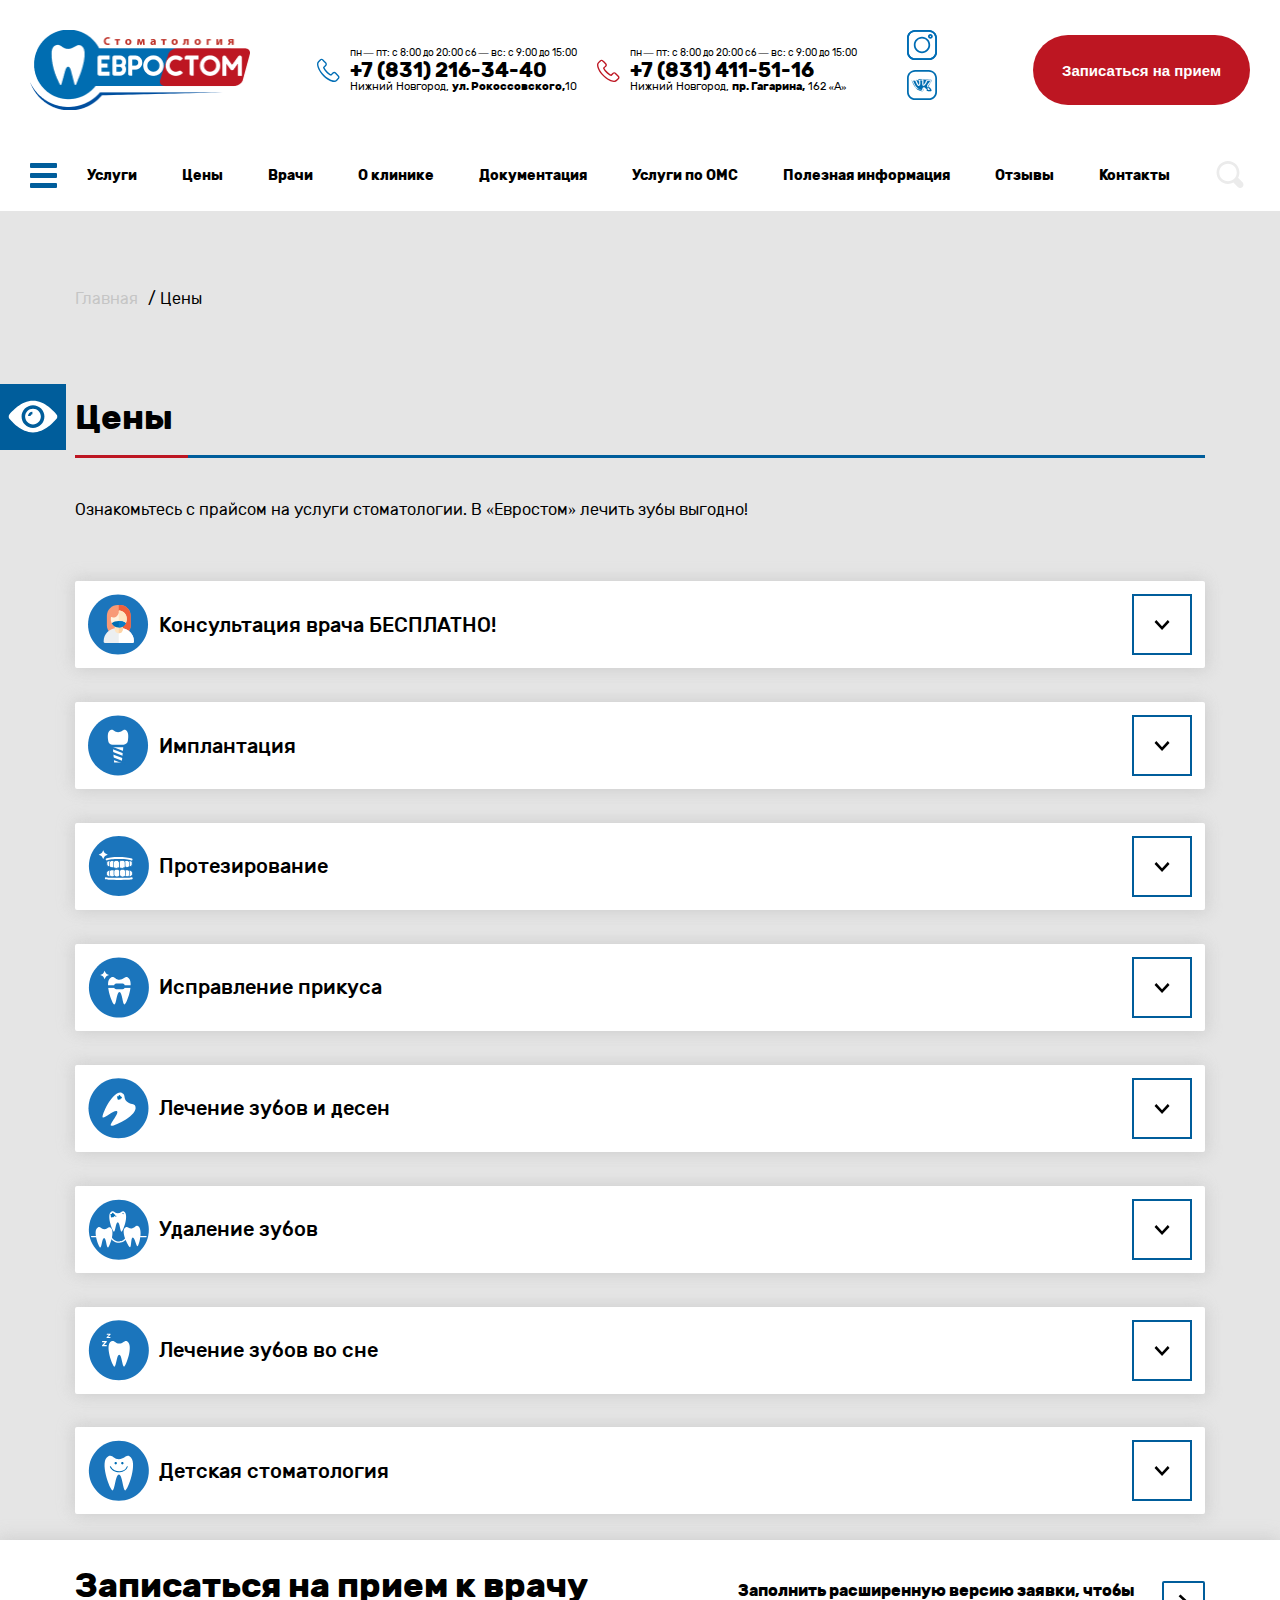
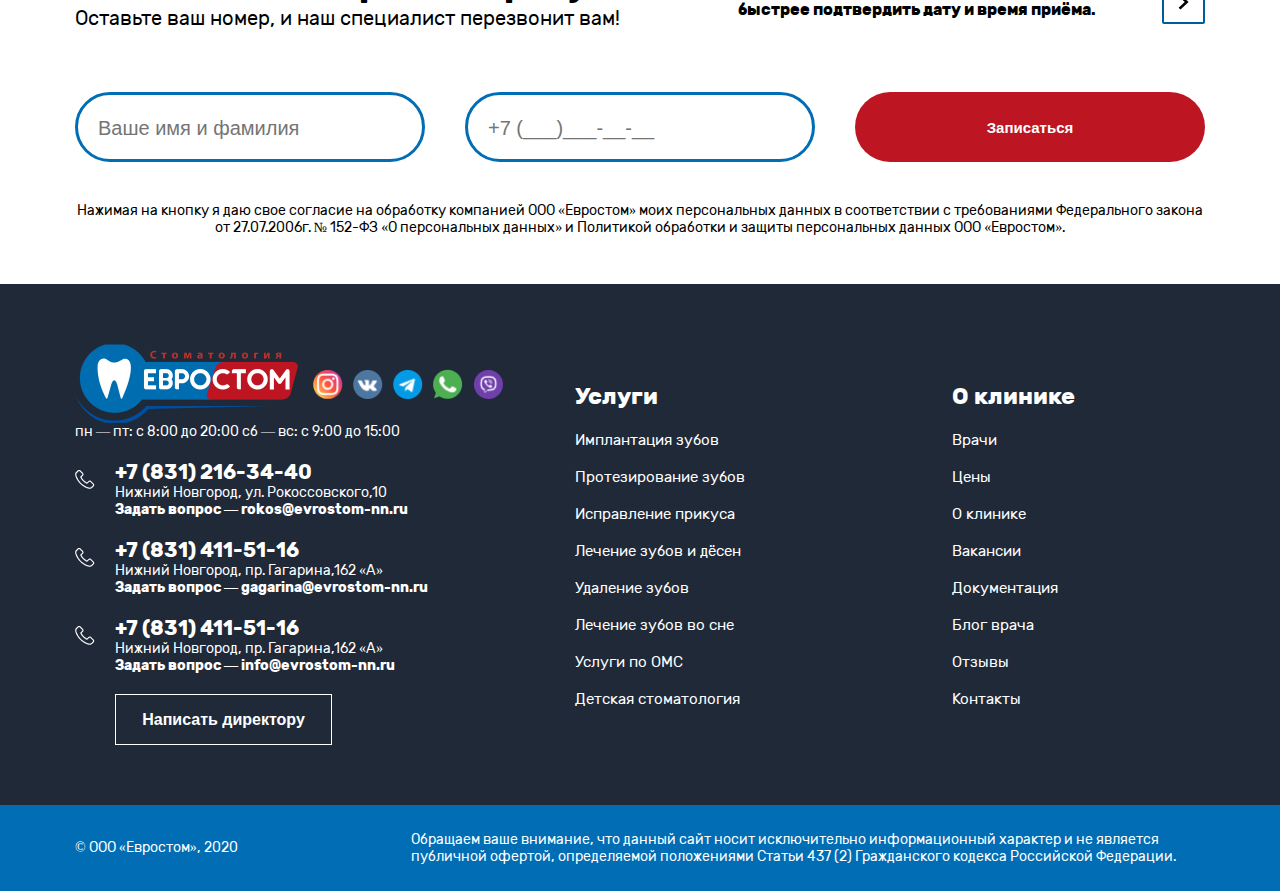
<file: price.html>
<!DOCTYPE html>
<html lang="ru">

<head>
    <meta charset="UTF-8">
    <meta name="viewport" content="width=device-width, initial-scale=1.0">
    <link rel="stylesheet" href="./normalize.css">
    <link rel="stylesheet" href="./swiper.min.css">
    <link rel="stylesheet" href="./fonts/rubik.css">
    <link rel="stylesheet" href="./style.css">
    <title>Цены</title>
</head>

<body>
    <header>
        <div class="container container_big">


            <div>
                <div class="menu">
                    <div class="burger-menu">
                        <div class="burger-menu_item"></div>
                        <div class="burger-menu_item"></div>
                        <div class="burger-menu_item"></div>
                    </div>
                    <div class="menu-links">
                        <a href="./services.html">Услуги</a>
                        <a href="./price.html">Цены</a>
                        <a href="./doctors.html">Врачи</a>
                        <a href="./about.html">О клинике</a>
                        <a href="./documentation.html">Документация</a>
                        <a href="">Услуги по ОМС</a>
                        <a href="./advisable.html">Полезная информация</a>
                        <a href="./review.html">Отзывы</a>
                        <a href="./contact.html">Контакты</a>
                    </div>
                    <button class="menu-search">
                        <svg xmlns="http://www.w3.org/2000/svg" width="28" height="27" viewBox="0 0 28 27" ll="none">
                            <path
                                d="M26.5406 21.2768L22.0967 16.8329C22.9047 15.217 23.4433 13.3317 23.4433 11.4464C23.4433 5.11721 18.3261 0 11.9969 0C5.66774 0 0.550537 5.11721 0.550537 11.4464C0.550537 17.7756 5.66774 22.8928 11.9969 22.8928C13.8822 22.8928 15.7675 22.3541 17.3835 21.5461L21.8273 25.99C23.174 27.3367 25.1939 27.3367 26.5406 25.99C27.7525 24.6434 27.7525 22.6234 26.5406 21.2768ZM11.9969 20.1995C7.14904 20.1995 3.2438 16.2943 3.2438 11.4464C3.2438 6.5985 7.14904 2.69327 11.9969 2.69327C16.8448 2.69327 20.75 6.5985 20.75 11.4464C20.75 16.2943 16.8448 20.1995 11.9969 20.1995Z"
                                fill="#EBEBEB" />
                        </svg>
                    </button>
                </div>

                <div class="burger-close"></div>

            </div>


            <div class="header">
                <div class="header-logo">
                    <a href="./index.html"><img src="./img/logo.png" alt=""></a>
                </div>
                <div class="header-contact">
                    <img src="./img/phone-icon.svg" alt="">
                    <div class="header-contact__wrap">
                        <p>пн — пт: с 8:00 до 20:00 сб — вс: с 9:00 до 15:00</p>
                        <a href="tel:+78312163440" class="header-contact__wrap_phone">+7 (831) 216-34-40</a>
                        <a href="" class="header-contact__wrap_link">Нижний Новгород, <strong>ул.
                                Рокоссовского,</strong>10</a>
                    </div>
                </div>
                <div class="header-contact">
                    <img src="./img/phone-icon-2.svg" alt="">
                    <div class="header-contact__wrap">
                        <p>пн — пт: с 8:00 до 20:00 сб — вс: с 9:00 до 15:00</p>
                        <a href="tel:+78314115116" class="header-contact__wrap_phone">+7 (831) 411-51-16</a>
                        <a href="" class="header-contact__wrap_link">Нижний Новгород, <strong>пр. Гагарина,</strong> 162
                            «А»</a>
                    </div>
                </div>
                <div class="header-icon">
                    <img src="./img/insta-icon.svg" alt="">
                    <img src="./img/vk-icon.svg" alt="">
                </div>
                <button class="header-button but-red">Записаться на прием</button>
            </div>
            <div class="mobile-alignment">
                <div class="mobile-phone"></div>
                <div class="mobile-close"></div>
            </div>
        </div>
    </header>

    <section class="burger-section">
        <div class="container container_big">
            <div class="menu">
                <div class="burger-menu">
                    <div class="burger-menu_item"></div>
                    <div class="burger-menu_item"></div>
                    <div class="burger-menu_item"></div>
                </div>
                <div class="menu-links">
                    <a href="./services.html">Услуги</a>
                    <a href="./price.html">Цены</a>
                    <a href="./doctors.html">Врачи</a>
                    <a href="./about.html">О клинике</a>
                    <a href="./priceation.html">Документация</a>
                    <a href="">Услуги по ОМС</a>
                    <a href="./advisable.html">Полезная информация</a>
                    <a href="./review.html">Отзывы</a>
                    <a href="./contact.html">Контакты</a>
                </div>
                <button class="menu-search">
                    <svg xmlns="http://www.w3.org/2000/svg" width="28" height="27" viewBox="0 0 28 27" fill="none">
                        <path
                            d="M26.5406 21.2768L22.0967 16.8329C22.9047 15.217 23.4433 13.3317 23.4433 11.4464C23.4433 5.11721 18.3261 0 11.9969 0C5.66774 0 0.550537 5.11721 0.550537 11.4464C0.550537 17.7756 5.66774 22.8928 11.9969 22.8928C13.8822 22.8928 15.7675 22.3541 17.3835 21.5461L21.8273 25.99C23.174 27.3367 25.1939 27.3367 26.5406 25.99C27.7525 24.6434 27.7525 22.6234 26.5406 21.2768ZM11.9969 20.1995C7.14904 20.1995 3.2438 16.2943 3.2438 11.4464C3.2438 6.5985 7.14904 2.69327 11.9969 2.69327C16.8448 2.69327 20.75 6.5985 20.75 11.4464C20.75 16.2943 16.8448 20.1995 11.9969 20.1995Z"
                            fill="#EBEBEB" />
                    </svg>
                </button>
            </div>
        </div>
    </section>
    <div class="eye">
        <svg width="50" height="50" viewBox="0 0 50 50" fill="none" xmlns="http://www.w3.org/2000/svg">
            <g clip-path="url(#clip0)">
                <path
                    d="M24.9999 16.7207C20.6492 16.7207 17.1143 20.2557 17.1143 24.6064C17.1143 28.9571 20.6492 32.4921 24.9999 32.4921C29.3507 32.4921 32.8856 28.9571 32.8856 24.6064C32.8856 20.2557 29.3507 16.7207 24.9999 16.7207ZM24.4017 22.2679C23.4228 22.2679 22.607 23.0836 22.607 24.0626H19.9966C20.051 21.6153 22.0088 19.6574 24.4017 19.6574V22.2679Z"
                    fill="white" />
                <path
                    d="M48.929 22.9753C46.2642 19.6579 36.7469 8.83545 25 8.83545C13.2531 8.83545 3.73585 19.6579 1.07103 22.9753C0.309656 23.8998 0.309656 25.2594 1.07103 26.2383C3.73585 29.5558 13.2531 40.3782 25 40.3782C36.7469 40.3782 46.2642 29.5558 48.929 26.2383C49.6903 25.3138 49.6903 23.9542 48.929 22.9753ZM25 36.0275C18.6915 36.0275 13.5794 30.9154 13.5794 24.6068C13.5794 18.2983 18.6915 13.1862 25 13.1862C31.3085 13.1862 36.4206 18.2983 36.4206 24.6068C36.4206 30.9154 31.3085 36.0275 25 36.0275Z"
                    fill="white" />
            </g>
            <defs>
                <clipPath id="clip0">
                    <rect width="49" height="49" fill="white" transform="translate(0.5 0.106445)" />
                </clipPath>
            </defs>
        </svg>
    </div>

    <section class="price">
        <div class="container">
            <div class="title title_links">
                <a href="./index.html" class="title_link">Главная</a>
                <a href="./price.html" class="title_link">/ Цены</a>
            </div>
            <div class="title title_line">
                <h2>Цены</h2>
            </div>
            <div class="price-text">
                <p>Ознакомьтесь с прайсом на услуги стоматологии. В «Евростом» лечить зубы выгодно!</p>
            </div>
            <div class="acc__wrap">

            </div>
            <div class="acc">
                <div class="acc-header acc-header-mobile">
                    <div class="acc-header__title">
                        <img src="./img/price/1-1.svg" alt="">
                        <p>Консультация врача БЕСПЛАТНО!</p>
                    </div>
                    <button class="acc-header__but">
                        <svg width="16" height="11" viewBox="0 0 16 11" fill="none" xmlns="http://www.w3.org/2000/svg">
                            <path
                                d="M2.22287 10.0181L7.9541 3.83465L13.6853 10.0181L15.4541 8.10981L7.9541 0.0180671L0.454101 8.10981L2.22287 10.0181Z"
                                fill="black" />
                        </svg>
                    </button>
                </div>
                <div class="price-wrap  acc-item">
                    <div class="signup-form__wrap">
                        <form class="form">
                            <input type="text" placeholder="Ваше имя и фамилия">
                            <input type="text" placeholder="+7 (___)___-__-__">
                            <button class="but-red">Записаться</button>
                        </form>
                        <a href="">Нажимая на кнопку я даю свое согласие на обработку компанией ООО «Евростом» моих
                            персональных
                            данных в
                            соответствии с
                            требованиями Федерального закона от 27.07.2006г. № 152-ФЗ «О персональных данных» и
                            Политикой обработки
                            и защиты
                            персональных данных ООО «Евростом».</a>
                    </div>
                </div>
            </div>
            <div class="acc">
                <div class="acc-header">
                    <div class="acc-header__title">
                        <img src="./img/price/1-2.svg" alt="">
                        <p>Имплантация</p>
                    </div>
                    <button class="acc-header__but">
                        <svg width="16" height="11" viewBox="0 0 16 11" fill="none" xmlns="http://www.w3.org/2000/svg">
                            <path
                                d="M2.22287 10.0181L7.9541 3.83465L13.6853 10.0181L15.4541 8.10981L7.9541 0.0180671L0.454101 8.10981L2.22287 10.0181Z"
                                fill="black" />
                        </svg>
                    </button>
                </div>
                <div class="price-wrap acc-item">
                    <span>Имплантация «под ключ»</span>
                    <div>
                        <div class="price-wrap__link">
                            <p>Протезирование на имплантате Straumann (1 зуб)</p>
                            <a href="">от 100 руб.</a>
                        </div>
                        <div class="price-wrap__link">
                            <p>Протезирование на имплантате Osstem (1 зуб)</p>
                            <a href="">от 500 руб.</a>
                        </div>
                        <div class="price-wrap__link">
                            <p>Комплексное диагностическое
                                обследование с составлением плана лечения</p>
                            <a href="">от 400 руб.</a>
                        </div>
                    </div>
                    <span>Одномоментная имплантация</span>
                    <div>
                        <div class="price-wrap__link">
                            <p>Установка имплантата Straumann (Протезирование оплачивается отдельно) </p>
                            <a href="">от 100 руб.</a>
                        </div>
                        <div class="price-wrap__link">
                            <p>Установка имплантата Osstem (Протезирование
                                оплачивается отдельно)</p>
                            <a href="">от 500 руб.</a>
                        </div>
                        <div class="price-wrap__link">
                            <p>Комплексное диагностическое обследование с составлением плана лечения</p>
                            <a href="">от 400 руб.</a>
                        </div>
                    </div>
                    <span>Имплантация по 3D-шаблону</span>
                    <div>
                        <div class="price-wrap__link">
                            <p>Установка имплантата Straumann (Протезирование оплачивается отдельно)</p>
                            <a href="">от 100 руб.</a>
                        </div>
                        <div class="price-wrap__link">
                            <p>Установка имплантата Osstem (Протезирование
                                оплачивается отдельно)</p>
                            <a href="">от 500 руб.</a>
                        </div>
                        <div class="price-wrap__link">
                            <p>Изготовление 3D-шаблона</p>
                            <a href="">от 400 руб.</a>
                        </div>
                        <div class="price-wrap__link">
                            <p>Комплексное диагностическое обследование с составлением плана лечения</p>
                            <a href=""> от 600 руб.</a>
                        </div>
                    </div>
                </div>
            </div>
            <div class="acc">
                <div class="acc-header">
                    <div class="acc-header__title">
                        <img src="./img/price/1-3.svg" alt="">
                        <p>Протезирование</p>
                    </div>
                    <button class="acc-header__but">
                        <svg width="16" height="11" viewBox="0 0 16 11" fill="none" xmlns="http://www.w3.org/2000/svg">
                            <path
                                d="M2.22287 10.0181L7.9541 3.83465L13.6853 10.0181L15.4541 8.10981L7.9541 0.0180671L0.454101 8.10981L2.22287 10.0181Z"
                                fill="black" />
                        </svg>
                    </button>
                </div>
                <div class="price-wrap acc-item">
                    <span>Одномоментная имплантация</span>
                    <div class="price-wrap__link">
                        <p>Установка имплантата Straumann (Протезирование оплачивается отдельно) </p>
                        <a href="">от 100 руб.</a>
                    </div>
                    <div class="price-wrap__link">
                        <p>Установка имплантата Osstem (Протезирование
                            оплачивается отдельно)</p>
                        <a href="">от 500 руб.</a>
                    </div>
                    <div class="price-wrap__link">
                        <p>Комплексное диагностическое обследование с составлением плана лечения</p>
                        <a href="">от 400 руб.</a>
                    </div>
                </div>
            </div>
            <div class="acc">
                <div class="acc-header">
                    <div class="acc-header__title">
                        <img src="./img/price/1-4.svg" alt="">
                        <p>Исправление прикуса</p>
                    </div>
                    <button class="acc-header__but">
                        <svg width="16" height="11" viewBox="0 0 16 11" fill="none" xmlns="http://www.w3.org/2000/svg">
                            <path
                                d="M2.22287 10.0181L7.9541 3.83465L13.6853 10.0181L15.4541 8.10981L7.9541 0.0180671L0.454101 8.10981L2.22287 10.0181Z"
                                fill="black" />
                        </svg>
                    </button>
                </div>
                <div class="price-wrap acc-item">
                    <span>Одномоментная имплантация</span>
                    <div class="price-wrap__link">
                        <p>Установка имплантата Straumann (Протезирование оплачивается отдельно) </p>
                        <a href="">от 100 руб.</a>
                    </div>
                    <div class="price-wrap__link">
                        <p>Установка имплантата Osstem (Протезирование
                            оплачивается отдельно)</p>
                        <a href="">от 500 руб.</a>
                    </div>
                    <div class="price-wrap__link">
                        <p>Комплексное диагностическое обследование с составлением плана лечения</p>
                        <a href="">от 400 руб.</a>
                    </div>
                </div>
            </div>
            <div class="acc">
                <div class="acc-header">
                    <div class="acc-header__title">
                        <img src="./img/price/1-5.svg" alt="">
                        <p>Лечение зубов и десен</p>
                    </div>
                    <button class="acc-header__but">
                        <svg width="16" height="11" viewBox="0 0 16 11" fill="none" xmlns="http://www.w3.org/2000/svg">
                            <path
                                d="M2.22287 10.0181L7.9541 3.83465L13.6853 10.0181L15.4541 8.10981L7.9541 0.0180671L0.454101 8.10981L2.22287 10.0181Z"
                                fill="black" />
                        </svg>
                    </button>
                </div>
                <div class="price-wrap acc-item">
                    <span>Одномоментная имплантация</span>
                    <div class="price-wrap__link">
                        <p>Установка имплантата Straumann (Протезирование оплачивается отдельно) </p>
                        <a href="">от 100 руб.</a>
                    </div>
                    <div class="price-wrap__link">
                        <p>Установка имплантата Osstem (Протезирование
                            оплачивается отдельно)</p>
                        <a href="">от 500 руб.</a>
                    </div>
                    <div class="price-wrap__link">
                        <p>Комплексное диагностическое обследование с составлением плана лечения</p>
                        <a href="">от 400 руб.</a>
                    </div>
                </div>
            </div>
            <div class="acc">
                <div class="acc-header">
                    <div class="acc-header__title">
                        <img src="./img/price/1-6.svg" alt="">
                        <p>Удаление зубов</p>
                    </div>
                    <button class="acc-header__but">
                        <svg width="16" height="11" viewBox="0 0 16 11" fill="none" xmlns="http://www.w3.org/2000/svg">
                            <path
                                d="M2.22287 10.0181L7.9541 3.83465L13.6853 10.0181L15.4541 8.10981L7.9541 0.0180671L0.454101 8.10981L2.22287 10.0181Z"
                                fill="black" />
                        </svg>
                    </button>
                </div>
                <div class="price-wrap acc-item">
                    <span>Одномоментная имплантация</span>
                    <div class="price-wrap__link">
                        <p>Установка имплантата Straumann (Протезирование оплачивается отдельно) </p>
                        <a href="">от 100 руб.</a>
                    </div>
                    <div class="price-wrap__link">
                        <p>Установка имплантата Osstem (Протезирование
                            оплачивается отдельно)</p>
                        <a href="">от 500 руб.</a>
                    </div>
                    <div class="price-wrap__link">
                        <p>Комплексное диагностическое обследование с составлением плана лечения</p>
                        <a href="">от 400 руб.</a>
                    </div>
                </div>
            </div>
            <div class="acc">
                <div class="acc-header">
                    <div class="acc-header__title">
                        <img src="./img/price/1-7.svg" alt="">
                        <p>Лечение зубов во сне</p>
                    </div>
                    <button class="acc-header__but">
                        <svg width="16" height="11" viewBox="0 0 16 11" fill="none" xmlns="http://www.w3.org/2000/svg">
                            <path
                                d="M2.22287 10.0181L7.9541 3.83465L13.6853 10.0181L15.4541 8.10981L7.9541 0.0180671L0.454101 8.10981L2.22287 10.0181Z"
                                fill="black" />
                        </svg>
                    </button>
                </div>
                <div class="price-wrap acc-item">
                    <span>Одномоментная имплантация</span>
                    <div class="price-wrap__link">
                        <p>Установка имплантата Straumann (Протезирование оплачивается отдельно) </p>
                        <a href="">от 100 руб.</a>
                    </div>
                    <div class="price-wrap__link">
                        <p>Установка имплантата Osstem (Протезирование
                            оплачивается отдельно)</p>
                        <a href="">от 500 руб.</a>
                    </div>
                    <div class="price-wrap__link">
                        <p>Комплексное диагностическое обследование с составлением плана лечения</p>
                        <a href="">от 400 руб.</a>
                    </div>
                </div>
            </div>
            <div class="acc">
                <div class="acc-header">
                    <div class="price-item__title">
                        <img src="./img/price/1-8.svg" alt="">
                        <p>Детская стоматология</p>
                    </div>
                    <button class="acc-header__but">
                        <svg width="16" height="11" viewBox="0 0 16 11" fill="none" xmlns="http://www.w3.org/2000/svg">
                            <path
                                d="M2.22287 10.0181L7.9541 3.83465L13.6853 10.0181L15.4541 8.10981L7.9541 0.0180671L0.454101 8.10981L2.22287 10.0181Z"
                                fill="black" />
                        </svg>
                    </button>
                </div>
                <div class="price-wrap acc-item">
                    <span>Одномоментная имплантация</span>
                    <div class="price-wrap__link">
                        <p>Установка имплантата Straumann (Протезирование оплачивается отдельно) </p>
                        <a href="">от 100 руб.</a>
                    </div>
                    <div class="price-wrap__link">
                        <p>Установка имплантата Osstem (Протезирование
                            оплачивается отдельно)</p>
                        <a href="">от 500 руб.</a>
                    </div>
                    <div class="price-wrap__link">
                        <p>Комплексное диагностическое обследование с составлением плана лечения</p>
                        <a href="">от 400 руб.</a>
                    </div>
                </div>
            </div>
        </div>
    </section>

    <section class="signup">
        <div class="container">
            <div class="row">
                <div class="title">
                    <h2>Записаться на прием к врачу</h2>
                    <a href="">Оставьте ваш номер, и наш специалист перезвонит вам!</a>
                    <div class="buttons">
                        <p class="signup-text">Заполнить расширенную версию заявки, чтобы быстрее подтвердить дату и
                            время
                            приёма.</p>
                        <div class="slider-button slider-button_next">
                            <svg width="11" height="16" viewBox="0 0 11 16" fill="none"
                                xmlns="http://www.w3.org/2000/svg">
                                <path
                                    d="M0.593749 2.24631L6.77717 7.97754L0.59375 13.7088L2.50201 15.4775L10.5937 7.97754L2.50201 0.477539L0.593749 2.24631Z"
                                    fill="black" />
                            </svg>
                        </div>
                    </div>
                </div>
            </div>
            <div class="signup-form__wrap">
                <form class="form">
                    <input type="text" placeholder="Ваше имя и фамилия">
                    <input type="text" placeholder="+7 (___)___-__-__">
                    <button class="but-red">Записаться</button>
                </form>
                <a href="">Нажимая на кнопку я даю свое согласие на обработку компанией ООО «Евростом» моих персональных
                    данных в
                    соответствии с
                    требованиями Федерального закона от 27.07.2006г. № 152-ФЗ «О персональных данных» и Политикой
                    обработки
                    и защиты
                    персональных данных ООО «Евростом».</a>
            </div>
        </div>
    </section>



    <footer class="footer">
        <div class="container">
            <div class="row">
                <div class="footer-wrap">
                    <div class="footer-item">
                        <div class="row row-invert">
                            <img src="./img/logo-2.png" alt="" class="footer-item_logo">
                            <div class="footer-item_icons">
                                <a href=""><img src="./img/insta-2.png" alt=""></a>
                                <a href=""><img src="./img/vk-2.png" alt=""></a>
                                <a href=""><img src="./img/telegram-2.png" alt=""></a>
                                <a href=""><img src="./img/whatsup-2.png" alt=""></a>
                                <a href=""><img src="./img/viber-3.png" alt=""></a>
                            </div>
                        </div>
                        <div class="footer-item_time"> пн — пт: с 8:00 до 20:00 сб — вс: с 9:00 до 15:00 </div>
                        <div class="footer-contact">
                            <img src="./img/phone-white.png" alt="">
                            <div class="footer-contact__wrap">
                                <a href="tel:+78312163440" class="footer-contact__wrap_phone">+7 (831) 216-34-40</a>
                                <a href="" class="footer-contact__wrap_link">Нижний Новгород, ул. Рокоссовского,10</a>
                                <a href="mail:rokos@evrostom-nn.ru" class="footer-contact__wrap_mail">Задать вопрос —
                                    rokos@evrostom-nn.ru</a>
                            </div>
                        </div>
                        <div class="footer-contact">
                            <img src="./img/phone-white.png" alt="">
                            <div class="footer-contact__wrap">
                                <a href="tel:+78314115116" class="footer-contact__wrap_phone">+7 (831) 411-51-16</a>
                                <a href="" class="footer-contact__wrap_link">Нижний Новгород, пр. Гагарина,162 «А»</a>
                                <a href="mail:gagarina@evrostom-nn.ru" class="footer-contact__wrap_mail">Задать вопрос —
                                    gagarina@evrostom-nn.ru</a>
                            </div>
                        </div>
                        <div class="footer-contact">
                            <img src="./img/phone-white.png" alt="">
                            <div class="footer-contact__wrap">
                                <a href="tel:+78314115116" class="footer-contact__wrap_phone">+7 (831) 411-51-16</a>
                                <a href="" class="footer-contact__wrap_link">Нижний Новгород, пр. Гагарина,162 «А»</a>
                                <a href="mail:info@evrostom-nn.ru" class="footer-contact__wrap_mail">Задать вопрос —
                                    info@evrostom-nn.ru</a>
                            </div>
                        </div>
                        <button class="footer-button">Написать директору</button>
                    </div>
                </div>
                <div class="footer-wrap">
                    <div class="footer-item_links">
                        <p>Услуги</p>
                        <a href="./implant.html">Имплантация зубов</a>
                        <a href="">Протезирование зубов</a>
                        <a href="">Исправление прикуса</a>
                        <a href="">Лечение зубов и дёсен</a>
                        <a href="">Удаление зубов</a>
                        <a href="">Лечение зубов во сне</a>
                        <a href="">Услуги по ОМС</a>
                        <a href="">Детская стоматология</a>
                    </div>
                    <div class="footer-item_links">
                        <p>О клинике</p>
                        <a href="">Врачи </a>
                        <a href="./price.html">Цены</a>
                        <a href="">О клинике</a>
                        <a href="./vacancies.html">Вакансии</a>
                        <a href="./documentation.html">Документация</a>
                        <a href="">Блог врача</a>
                        <a href="">Отзывы</a>
                        <a href="./contact.html">Контакты</a>
                    </div>
                </div>
            </div>
        </div>
    </footer>

    <section class="info">
        <div class="container">
            <div class="row">
                <div class="text">© OOO «Евростом», 2020</div>
                <p>Обращаем ваше внимание, что данный сайт носит исключительно информационный характер и не является
                    публичной офертой, определяемой положениями Статьи 437 (2) Гражданского кодекса Российской
                    Федерации.
                </p>
            </div>
        </div>
    </section>

    <div class="scroll-top">
        <svg width="16" height="11" viewBox="0 0 16 11" fill="none" xmlns="http://www.w3.org/2000/svg">
            <path
                d="M2.16586 10.7643L7.89709 4.58087L13.6283 10.7643L15.3971 8.85602L7.89709 0.764283L0.397095 8.85602L2.16586 10.7643Z"
                fill="black" />
        </svg>
    </div>


    <div class="modal-mobile modal-mobile_phone">
        <div class="modal-mobile_contact_info">
            <p>пн — пт: с 8:00 до 20:00 сб — вс: с 9:00 до 15:00</p>
            <a href="tel:+78314115116">+7 (831) 411-51-16</a><br>
            <a href="" class="header-contact__wrap_link">Нижний Новгород, <strong>пр. Гагарина</strong>, 162 «А»</a>
        </div>
        <div class="modal-mobile_contact_info">
            <p>пн — пт: с 8:00 до 20:00 сб — вс: с 9:00 до 15:00</p>
            <a href="tel:+78312163440">+7 (831) 216-34-40</a><br>
            <a href="" class="header-contact__wrap_link">Нижний Новгород, <strong>ул. Рокоссовского</strong>, 10</a>
        </div>
        <div class="modal-mobile_social_links">
            <ul>
                <li><a href=""><img src="./img/insta_mobile.png" alt=""></a></li>
                <li><a href=""><img src="./img/vk_mobile.png" alt=""></a></li>
                <li><a href=""><img src="./img/telegram_mobile.png" alt=""></a></li>
                <li><a href=""><img src="./img/whatsup_mobile.png" alt=""></a></li>
                <li><a href=""><img src="./img/viber_mobile.png" alt=""></a></li>
            </ul>
        </div>
        <div class="mobile-container_button">
            <button class="but-red">Записаться на прием</button>
        </div>
    </div>

    <div class="modal-menu modal-menu_burger">
        <div class="find-mobile">

            <input type="text" class="find-text">
            <button class="button-find-mobile">Найти</button>
        </div>
        <ul class="modal-menu_navigation">
            <div class="modal-menu_droplist">



                <div class="acc-header">
                    <div class="acc-header__title">
                        <p>Услуги</p>
                    </div>

                    <button class="acc-header__but">
                        <svg width="16" height="11" viewBox="0 0 16 11" fill="none" xmlns="http://www.w3.org/2000/svg">
                            <path
                                d="M2.22287 10.0181L7.9541 3.83465L13.6853 10.0181L15.4541 8.10981L7.9541 0.0180671L0.454101 8.10981L2.22287 10.0181Z"
                                fill="black" />
                        </svg>
                    </button>
                </div>

                <div class="services-wrap acc-item">

                    <div class="acc">
                        <div class="acc-header">
                            <div class="acc-header__title">

                                <p>Имплантация</p>
                            </div>
                            <button class="acc-header__but">
                                <svg width="16" height="11" viewBox="0 0 16 11" fill="none"
                                    xmlns="http://www.w3.org/2000/svg">
                                    <path
                                        d="M2.22287 10.0181L7.9541 3.83465L13.6853 10.0181L15.4541 8.10981L7.9541 0.0180671L0.454101 8.10981L2.22287 10.0181Z"
                                        fill="black" />
                                </svg>
                            </button>
                        </div>
                        <div class="services-wrap acc-item">
                            <button class="services-wrap__button"><a href="">Имплантация<br> «под ключ»</a></button>
                            <button class="services-wrap__button"><a href="">Одномоментная имплантация</a></button>
                            <button class="services-wrap__button"><a href="">Имплантация all-on-4</a></button>
                            <button class="services-wrap__button"><a href="">Имплантация all-on-6</a></button>
                            <button class="services-wrap__button"><a href="">Синус-лифтинг</a></button>
                            <button class="services-wrap__button"> <a href="">Костная пластика</a></button>
                            <button class="services-wrap__button"><a href="">Имплантация по 3D-шаблону</a></button>
                        </div>
                    </div>
                    <div class="acc">
                        <div class="acc-header">
                            <div class="acc-header__title">

                                <p>Протезирование</p>
                            </div>
                            <button class="acc-header__but">
                                <svg width="16" height="11" viewBox="0 0 16 11" fill="none"
                                    xmlns="http://www.w3.org/2000/svg">
                                    <path
                                        d="M2.22287 10.0181L7.9541 3.83465L13.6853 10.0181L15.4541 8.10981L7.9541 0.0180671L0.454101 8.10981L2.22287 10.0181Z"
                                        fill="black" />
                                </svg>
                            </button>
                        </div>
                        <div class="services-wrap acc-item">
                            <button class="services-wrap__button"><a href=""> Виниры</a></button>
                            <button class="services-wrap__button"><a href="">Коронки из прессован- ной керамики EMAX</a>
                            </button>
                            <button class="services-wrap__button"><a href="">Съёмное протезирование</a> </button>
                            <button class="services-wrap__button"><a href="">Протезирование на имлантатах</a> </button>
                            <button class="services-wrap__button"><a href="">Зубные коронки с опорой на свои зубы</a>
                            </button>
                            <button class="services-wrap__button"><a href="">Мостовидные протезы</a> </button>
                        </div>
                    </div>
                    <div class="acc">
                        <div class="acc-header">
                            <div class="acc-header__title">

                                <p>Исправление прикуса</p>
                            </div>
                            <button class="acc-header__but">
                                <svg width="16" height="11" viewBox="0 0 16 11" fill="none"
                                    xmlns="http://www.w3.org/2000/svg">
                                    <path
                                        d="M2.22287 10.0181L7.9541 3.83465L13.6853 10.0181L15.4541 8.10981L7.9541 0.0180671L0.454101 8.10981L2.22287 10.0181Z"
                                        fill="black" />
                                </svg>
                            </button>
                        </div>
                        <div class="services-wrap acc-item">
                            <button class="services-wrap__button"><a href="">Брекет-системы</a> </button>
                            <button class="services-wrap__button"><a href="">Элайнеры</a> </button>
                            <button class="services-wrap__button"><a href="">Трейнеры и каппы</a> </button>
                        </div>
                    </div>
                    <div class="acc">
                        <div class="acc-header">
                            <div class="acc-header__title">

                                <p>Лечение зубов и десен</p>
                            </div>
                            <button class="acc-header__but">
                                <svg width="16" height="11" viewBox="0 0 16 11" fill="none"
                                    xmlns="http://www.w3.org/2000/svg">
                                    <path
                                        d="M2.22287 10.0181L7.9541 3.83465L13.6853 10.0181L15.4541 8.10981L7.9541 0.0180671L0.454101 8.10981L2.22287 10.0181Z"
                                        fill="black" />
                                </svg>
                            </button>
                        </div>
                        <div class="services-wrap acc-item">
                            <button class="services-wrap__button"><a href="">Лечение кариес</a> </button>
                            <button class="services-wrap__button"><a href="">Лечение каналов зуба</a> </button>
                            <button class="services-wrap__button"><a href="">Эстетическая реставрация</a> </button>
                            <button class="services-wrap__button"><a href="">Лечение гранулемы и кисты зуба</a>
                            </button>
                            <button class="services-wrap__button"><a href="">Лечение пародонтоза</a> </button>
                            <button class="services-wrap__button"><a href=""> Плазмолифтинг дёсен</a></button>
                            <button class="services-wrap__button"><a href="">Лечение стоматита</a> </button>
                            <button class="services-wrap__button"><a href="">Профгигиена полости рта</a> </button>
                        </div>
                    </div>
                    <div class="acc">
                        <div class="acc-header">
                            <div class="acc-header__title">

                                <p>Удаление зубов</p>
                            </div>
                            <button class="acc-header__but">
                                <svg width="16" height="11" viewBox="0 0 16 11" fill="none"
                                    xmlns="http://www.w3.org/2000/svg">
                                    <path
                                        d="M2.22287 10.0181L7.9541 3.83465L13.6853 10.0181L15.4541 8.10981L7.9541 0.0180671L0.454101 8.10981L2.22287 10.0181Z"
                                        fill="black" />
                                </svg>
                            </button>
                        </div>
                        <div class="services-wrap acc-item">
                            <button class="services-wrap__button"><a href="">Удаление коренного зуба</a> </button>
                            <button class="services-wrap__button"><a href="">Удаление подвижного зуба</a> </button>
                            <button class="services-wrap__button"><a href="">Удаление однокорневого зуба</a> </button>
                            <button class="services-wrap__button"><a href="">Удаление многокорневого зуба</a> </button>
                            <button class="services-wrap__button"><a href="">Удаление ретиниро- ванного зуба</a>
                            </button>
                            <button class="services-wrap__button"><a href="">Удаление зуба мудрости</a> </button>
                            <button class="services-wrap__button"><a href="">Удаление корня зуба</a> </button>
                        </div>
                    </div>
                    <div class="acc">
                        <div class="acc-header">
                            <div class="acc-header__title">

                                <p>Лечение зубов во сне</p>
                            </div>
                            <button class="acc-header__but">
                                <svg width="16" height="11" viewBox="0 0 16 11" fill="none"
                                    xmlns="http://www.w3.org/2000/svg">
                                    <path
                                        d="M2.22287 10.0181L7.9541 3.83465L13.6853 10.0181L15.4541 8.10981L7.9541 0.0180671L0.454101 8.10981L2.22287 10.0181Z"
                                        fill="black" />
                                </svg>
                            </button>
                        </div>
                        <div class="services-wrap acc-item">
                            <button class="services-wrap__button"><a href="">Удаление зубов</a> </button>
                            <button class="services-wrap__button"><a href="">Сложная хиругия: удаление кист, пластика
                                    дёсен,
                                    костная пластика</a> </button>
                            <button class="services-wrap__button"><a href="">Терапия без боли: кариес и пульпит,
                                    профессиональная чистка, лечение каналов</a> </button>
                            <button class="services-wrap__button"><a href=""> Имплантация</a></button>
                        </div>
                    </div>
                    <div class="acc">
                        <div class="acc-header">
                            <div class="acc-header__title">

                                <p>Детская стоматология</p>
                            </div>
                            <button class="acc-header__but">
                                <svg width="16" height="11" viewBox="0 0 16 11" fill="none"
                                    xmlns="http://www.w3.org/2000/svg">
                                    <path
                                        d="M2.22287 10.0181L7.9541 3.83465L13.6853 10.0181L15.4541 8.10981L7.9541 0.0180671L0.454101 8.10981L2.22287 10.0181Z"
                                        fill="black" />
                                </svg>
                            </button>
                        </div>
                        <div class="services-wrap acc-item">
                            <button class="services-wrap__button"><a href="">Лечение зубов и дёсен</a> </button>
                            <button class="services-wrap__button"><a href=""> Удаление зубов</a></button>
                            <button class="services-wrap__button"><a href="">Профгигиена полости рта и зубов</a>
                            </button>
                            <button class="services-wrap__button"><a href=""> Коррекция прикуса</a></button>
                            <button class="services-wrap__button"><a href="">Протезирование молочных зубов</a> </button>
                        </div>
                    </div>
                </div>
            </div>



            <li><a href="./price.html">Цены</a></li>
            <li><a href="./doctors.html">Врачи</a></li>
            <li><a href="./about.html">О клинике</a></li>
            <li><a href="./documentation.html">Документация</a></li>
            <li><a href="">Услуги по ОМС</a></li>
            <li><a href="./advisable.html">Полезная информация</a></li>
            <li><a href="./review.html">Отзывы</a></li>
            <li><a href="./contact.html">Контакты</a></li>
        </ul>


        <div class="button-contact_area">
            <button class="but-red">Записаться на прием</button>


            <div class="modal-menu_contact_info">
                <a href="tel:+78314115116">+7 (831) 411-51-16</a><br>
                <a href="" class="header-contact__wrap_link">Нижний Новгород, <strong>пр. Гагарина</strong>, 162 «А»</a>
            </div>
            <div class="modal-menu_contact_info">
                <a href="tel:+78312163440">+7 (831) 216-34-40</a><br>
                <a href="" class="header-contact__wrap_link">Нижний Новгород, <strong>ул. Рокоссовского</strong>, 10</a>
            </div>
        </div>
    </div>

    </div>
    </div>



    <script src="./swiper.min.js"></script>
    <script src='./script.js'></script>
    <script src='./script-popup.js'></script>
</body>

</html>
</file>
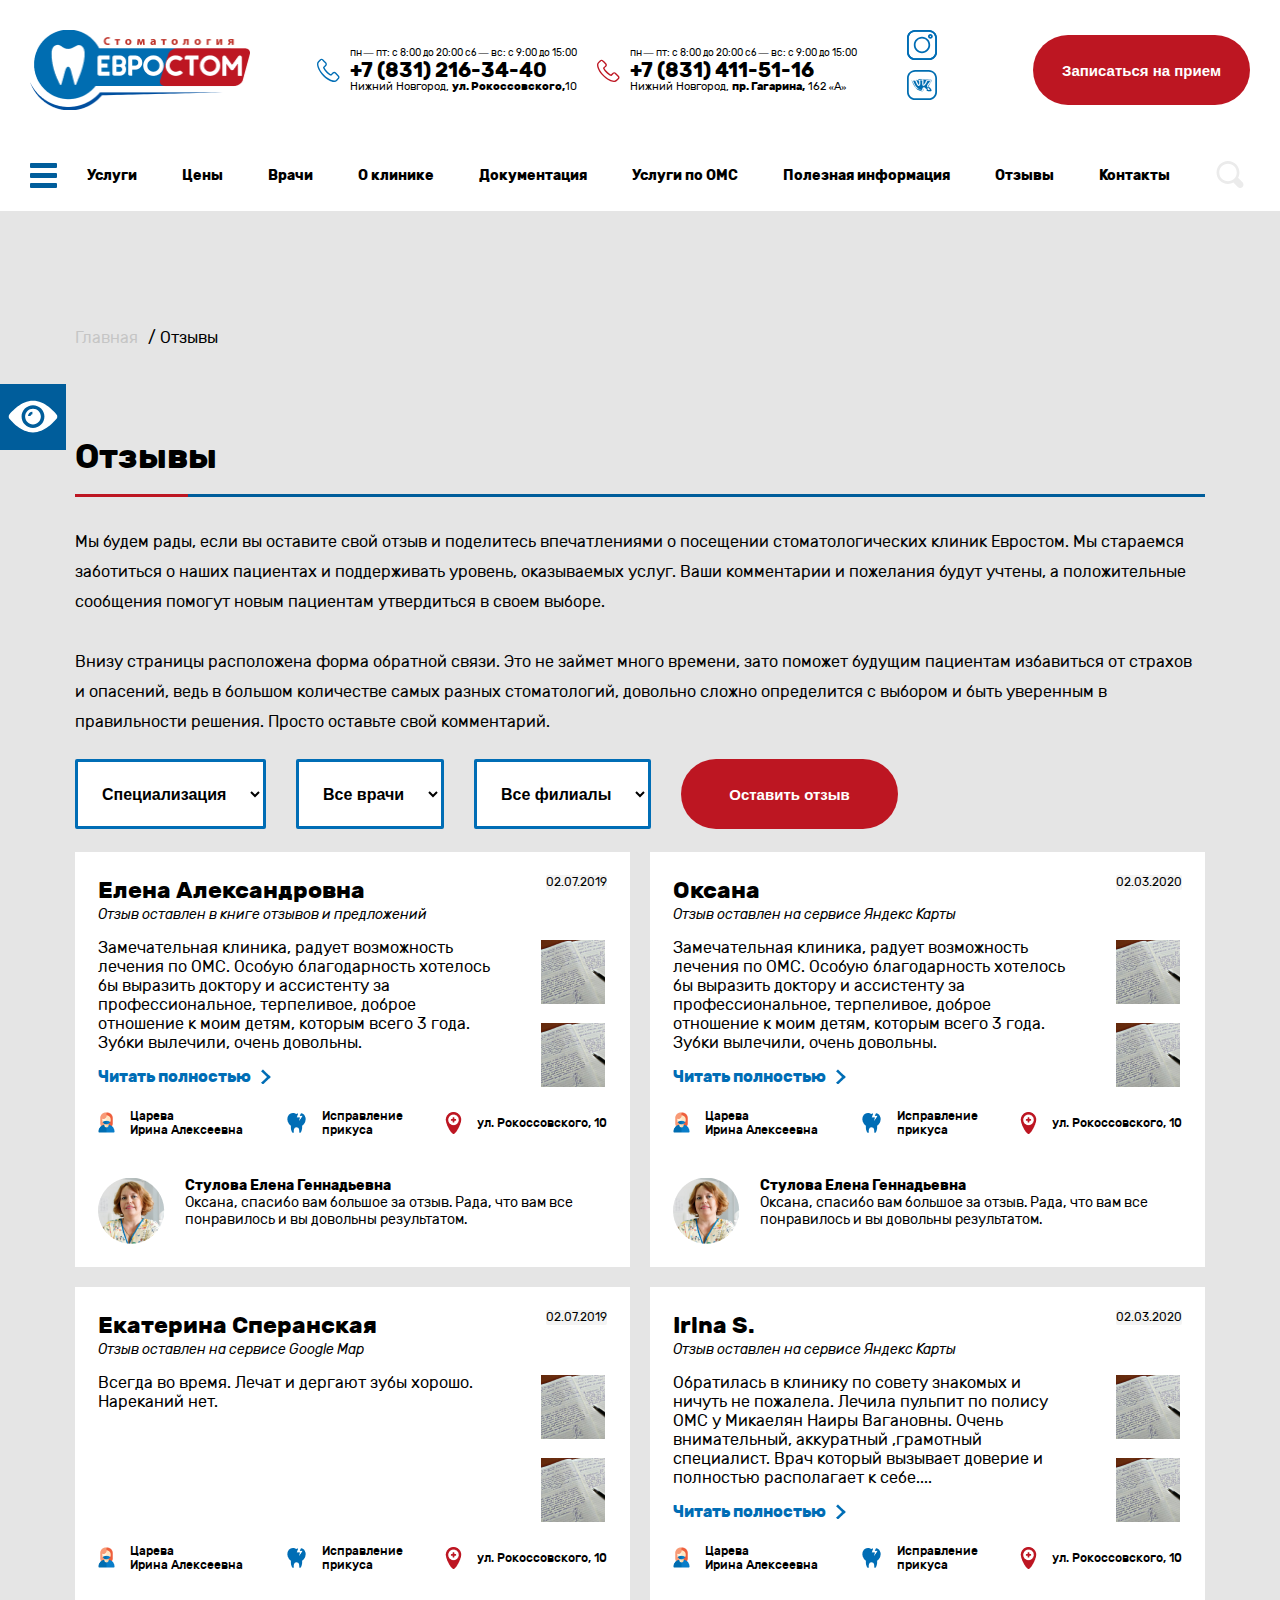
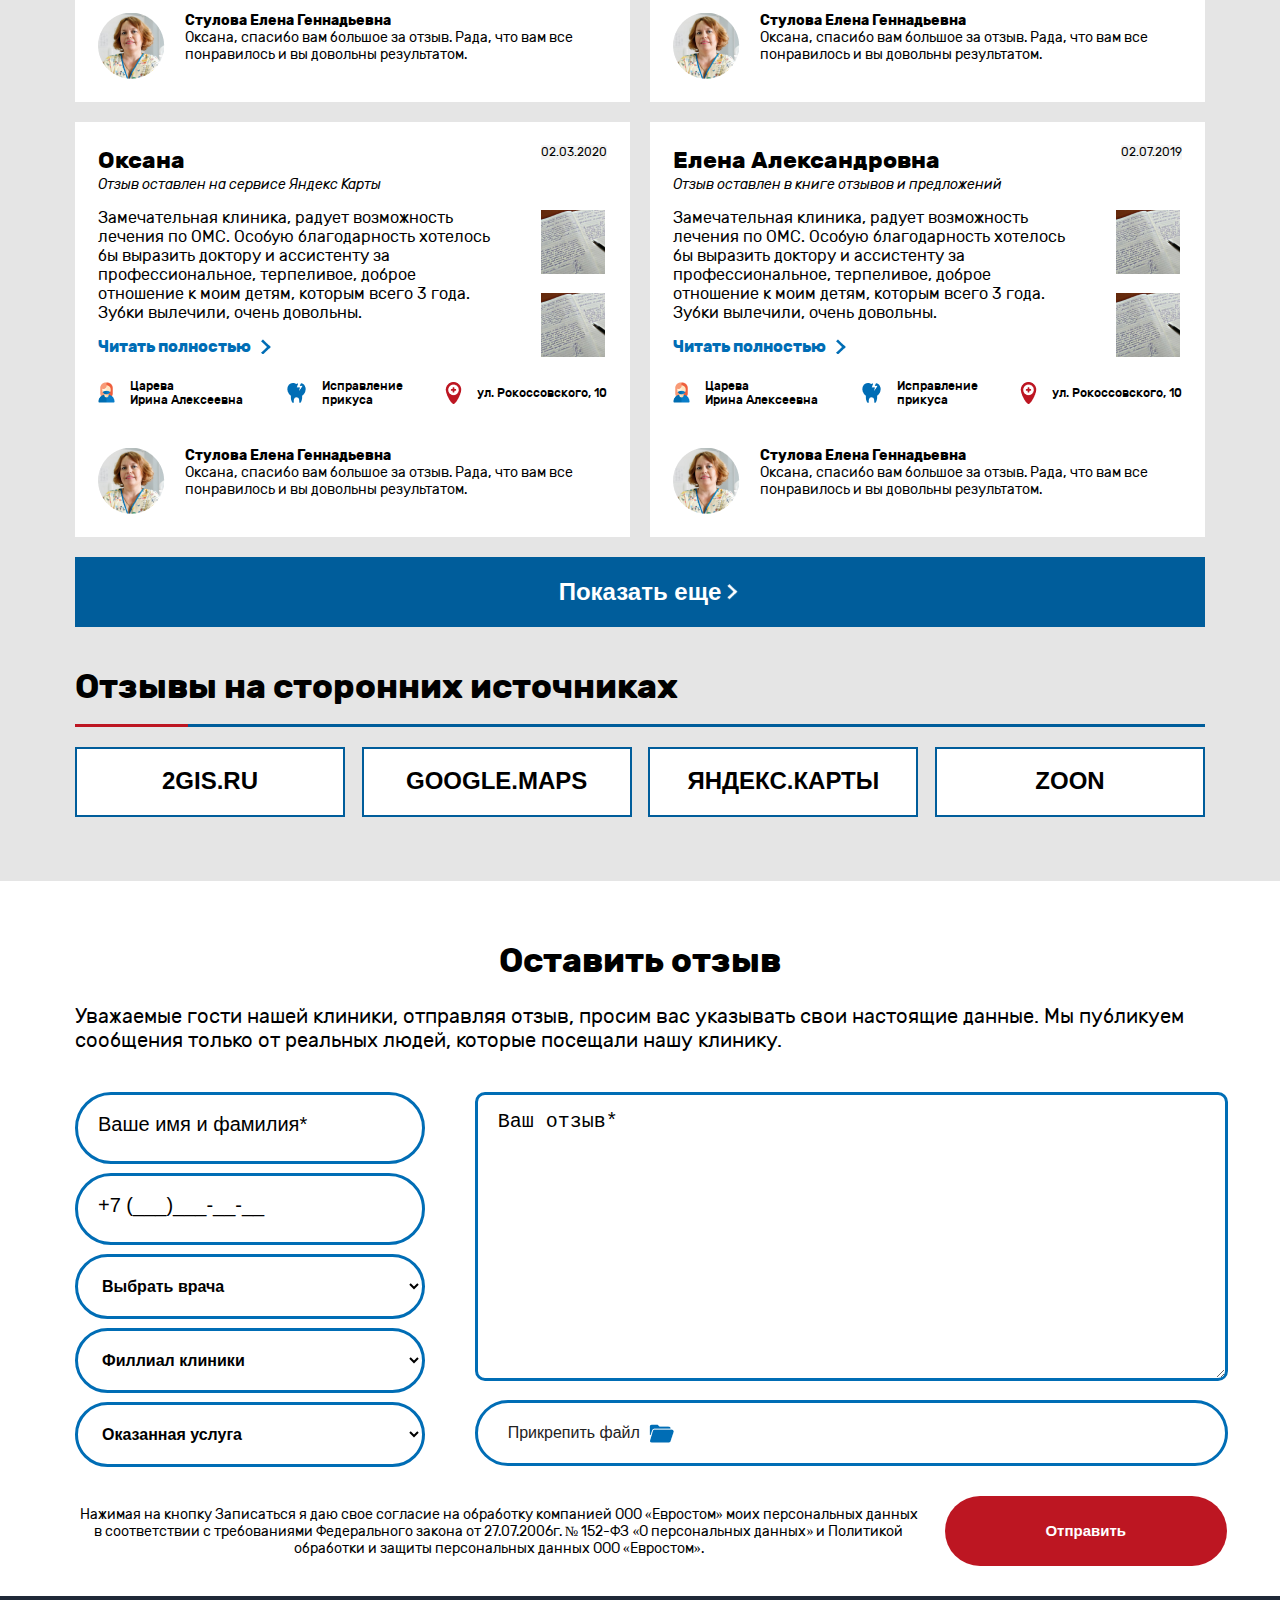
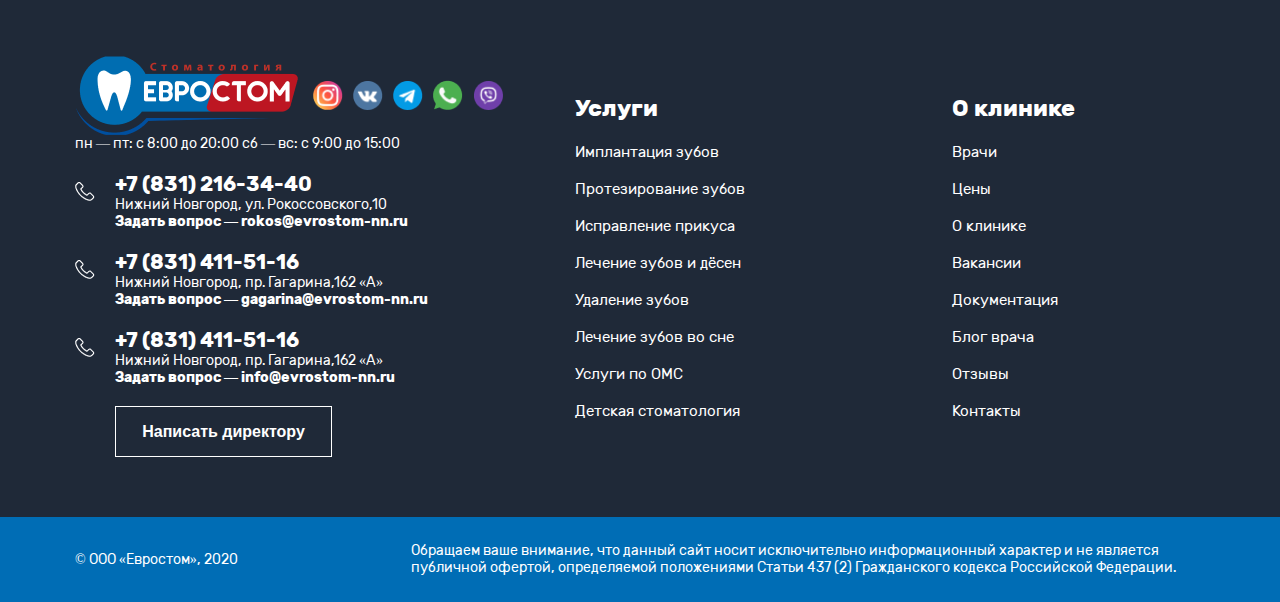
<file: review.html>
<!DOCTYPE html>
<html lang="ru">

<head>
    <meta charset="UTF-8">
    <meta name="viewport" content="width=device-width, initial-scale=1.0">
    <link rel="stylesheet" href="./normalize.css">
    <link rel="stylesheet" href="./swiper.min.css">
    <link rel="stylesheet" href="./fonts/rubik.css">
    <link rel="stylesheet" href="./style.css">
    <title>Отзывы</title>
</head>

<body>
    <header>
        <div class="container container_big">

            <div>
                <div class="menu">
                    <div class="burger-menu">
                        <div class="burger-menu_item"></div>
                        <div class="burger-menu_item"></div>
                        <div class="burger-menu_item"></div>
                    </div>
                    <div class="menu-links">
                        <a href="./services.html">Услуги</a>
                        <a href="./price.html">Цены</a>
                        <a href="./doctors.html">Врачи</a>
                        <a href="./about.html">О клинике</a>
                        <a href="./documentation.html">Документация</a>
                        <a href="">Услуги по ОМС</a>
                        <a href="./advisable.html">Полезная информация</a>
                        <a href="./review.html">Отзывы</a>
                        <a href="./contact.html">Контакты</a>
                    </div>
                    <button class="menu-search">
                        <svg xmlns="http://www.w3.org/2000/svg" width="28" height="27" viewBox="0 0 28 27" ll="none">
                            <path
                                d="M26.5406 21.2768L22.0967 16.8329C22.9047 15.217 23.4433 13.3317 23.4433 11.4464C23.4433 5.11721 18.3261 0 11.9969 0C5.66774 0 0.550537 5.11721 0.550537 11.4464C0.550537 17.7756 5.66774 22.8928 11.9969 22.8928C13.8822 22.8928 15.7675 22.3541 17.3835 21.5461L21.8273 25.99C23.174 27.3367 25.1939 27.3367 26.5406 25.99C27.7525 24.6434 27.7525 22.6234 26.5406 21.2768ZM11.9969 20.1995C7.14904 20.1995 3.2438 16.2943 3.2438 11.4464C3.2438 6.5985 7.14904 2.69327 11.9969 2.69327C16.8448 2.69327 20.75 6.5985 20.75 11.4464C20.75 16.2943 16.8448 20.1995 11.9969 20.1995Z"
                                fill="#EBEBEB" />
                        </svg>
                    </button>
                </div>

                <div class="burger-close"></div>

            </div>

            <div class="header">
                <div class="header-logo">
                    <a href="./index.html">
                        <img src="./img/logo.png" alt="">
                    </a>
                </div>
                <div class="header-contact">
                    <img src="./img/phone-icon.svg" alt="">
                    <div class="header-contact__wrap">
                        <p>пн — пт: с 8:00 до 20:00 сб — вс: с 9:00 до 15:00</p>
                        <a href="tel:+78312163440" class="header-contact__wrap_phone">+7 (831) 216-34-40</a>
                        <a href="" class="header-contact__wrap_link">Нижний Новгород, <strong>ул.
                                Рокоссовского,</strong>10</a>
                    </div>
                </div>
                <div class="header-contact">
                    <img src="./img/phone-icon-2.svg" alt="">
                    <div class="header-contact__wrap">
                        <p>пн — пт: с 8:00 до 20:00 сб — вс: с 9:00 до 15:00</p>
                        <a href="tel:+78314115116" class="header-contact__wrap_phone">+7 (831) 411-51-16</a>
                        <a href="" class="header-contact__wrap_link">Нижний Новгород, <strong>пр. Гагарина,</strong> 162
                            «А»</a>
                    </div>
                </div>
                <div class="header-icon">
                    <img src="./img/insta-icon.svg" alt="">
                    <img src="./img/vk-icon.svg" alt="">
                </div>
                <button class="header-button but-red">Записаться на прием</button>
            </div>
            <div class="mobile-alignment">
                <div class="mobile-phone"></div>
                <div class="mobile-close"></div>
            </div>
        </div>
    </header>

    <section class="burger-section">
        <div class="container container_big">
            <div class="menu">
                <div class="burger-menu">
                    <div class="burger-menu_item"></div>
                    <div class="burger-menu_item"></div>
                    <div class="burger-menu_item"></div>
                </div>
                <div class="menu-links">
                    <a href="./services.html">Услуги</a>
                    <a href="./price.html">Цены</a>
                    <a href="./doctors.html">Врачи</a>
                    <a href="./about.html">О клинике</a>
                    <a href="./documentation.html">Документация</a>
                    <a href="">Услуги по ОМС</a>
                    <a href="./advisable.html">Полезная информация</a>
                    <a href="">Отзывы</a>
                    <a href="./contact.html">Контакты</a>
                </div>
                <button class="menu-search">
                    <svg xmlns="http://www.w3.org/2000/svg" width="28" height="27" viewBox="0 0 28 27" fill="none">
                        <path
                            d="M26.5406 21.2768L22.0967 16.8329C22.9047 15.217 23.4433 13.3317 23.4433 11.4464C23.4433 5.11721 18.3261 0 11.9969 0C5.66774 0 0.550537 5.11721 0.550537 11.4464C0.550537 17.7756 5.66774 22.8928 11.9969 22.8928C13.8822 22.8928 15.7675 22.3541 17.3835 21.5461L21.8273 25.99C23.174 27.3367 25.1939 27.3367 26.5406 25.99C27.7525 24.6434 27.7525 22.6234 26.5406 21.2768ZM11.9969 20.1995C7.14904 20.1995 3.2438 16.2943 3.2438 11.4464C3.2438 6.5985 7.14904 2.69327 11.9969 2.69327C16.8448 2.69327 20.75 6.5985 20.75 11.4464C20.75 16.2943 16.8448 20.1995 11.9969 20.1995Z"
                            fill="#EBEBEB" />
                    </svg>
                </button>
            </div>
        </div>
    </section>
    <div class="eye">
        <svg width="50" height="50" viewBox="0 0 50 50" fill="none" xmlns="http://www.w3.org/2000/svg">
            <g clip-path="url(#clip0)">
                <path
                    d="M24.9999 16.7207C20.6492 16.7207 17.1143 20.2557 17.1143 24.6064C17.1143 28.9571 20.6492 32.4921 24.9999 32.4921C29.3507 32.4921 32.8856 28.9571 32.8856 24.6064C32.8856 20.2557 29.3507 16.7207 24.9999 16.7207ZM24.4017 22.2679C23.4228 22.2679 22.607 23.0836 22.607 24.0626H19.9966C20.051 21.6153 22.0088 19.6574 24.4017 19.6574V22.2679Z"
                    fill="white" />
                <path
                    d="M48.929 22.9753C46.2642 19.6579 36.7469 8.83545 25 8.83545C13.2531 8.83545 3.73585 19.6579 1.07103 22.9753C0.309656 23.8998 0.309656 25.2594 1.07103 26.2383C3.73585 29.5558 13.2531 40.3782 25 40.3782C36.7469 40.3782 46.2642 29.5558 48.929 26.2383C49.6903 25.3138 49.6903 23.9542 48.929 22.9753ZM25 36.0275C18.6915 36.0275 13.5794 30.9154 13.5794 24.6068C13.5794 18.2983 18.6915 13.1862 25 13.1862C31.3085 13.1862 36.4206 18.2983 36.4206 24.6068C36.4206 30.9154 31.3085 36.0275 25 36.0275Z"
                    fill="white" />
            </g>
            <defs>
                <clipPath id="clip0">
                    <rect width="49" height="49" fill="white" transform="translate(0.5 0.106445)" />
                </clipPath>
            </defs>
        </svg>
    </div>


    <section class="review review-page">
        <div class="container">
            <div class="title title_links">
                <a href="./index.html" class="title_link">Главная</a>
                <a href="./price.html" class="title_link">/ Отзывы</a>
            </div>
            <div class="title title_line">
                <h2>Отзывы</h2>
            </div>
            <div class="services-text">
                <span>Мы будем рады, если вы оставите свой отзыв и поделитесь впечатлениями о посещении
                    стоматологических клиник Евростом. Мы
                    стараемся заботиться о наших пациентах и поддерживать уровень, оказываемых услуг. Ваши комментарии и
                    пожелания будут
                    учтены, а положительные сообщения помогут новым пациентам утвердиться в своем выборе.
                    <br><br>Внизу страницы расположена форма обратной связи. Это не займет много времени, зато поможет
                    будущим пациентам избавиться от страхов и опасений, ведь в
                    большом количестве самых разных стоматологий, довольно сложно определится с выбором и быть уверенным
                    в правильности
                    решения. Просто оставьте свой комментарий.</span>
            </div>
            <div class="buttons-select__wrap">
                <select class="buttons-select__item">
                    <option value="Специализация">Специализация</option>
                </select>
                <select class="buttons-select__item">
                    <option value="Специализация">Все врачи</option>
                </select>
                <select class="buttons-select__item">
                    <option value="Специализация">Все филиалы</option>
                </select>
                <button class="but-red">Оставить отзыв</button>
            </div>
            <div class="review-container">
                <div class="review-wrap review-mobile-wrap">
                    <div class="review-item">
                        <div class="row">
                            <div class="review-item_title">
                                <div class="name">Елена Александровна</div>
                                <p>Отзыв оставлен в книге отзывов и предложений</p>
                            </div>
                            <div class="review-date">02.07.2019</div>
                        </div>
                        <div class="row">
                            <div class="text">
                                <p>Замечательная клиника, радует возможность лечения по ОМС. Особую благодарность
                                    хотелось бы
                                    выразить доктору и ассистенту
                                    за профессиональное, терпеливое, доброе отношение к моим детям, которым всего 3
                                    года. Зубки
                                    вылечили, очень довольны.</p>
                                <a href="">Читать полностью</a>
                            </div>
                            <div class="review-img">
                                <img src="./img/r-1.png" alt="">
                                <img src="./img/r-1.png" alt="">
                            </div>
                        </div>
                        <div class="row mobile-row">
                            <div class="review-item__icon">
                                <img src="./img/girl.png" alt="">
                                <p>Царева <br>Ирина Алексеевна</p>
                            </div>
                            <div class="review-item__icon">
                                <img src="./img/tooth.png" alt="">
                                <p>Исправление <br>прикуса</p>
                            </div>
                            <div class="review-item__icon">
                                <img src="./img/place.png" alt="">
                                <p>ул. Рокоссовского, 10</p>
                            </div>
                        </div>
                        <div class="row row-last">
                            <div class="desctop_version">
                                <img src="./img/d-3.png" alt="">
                                <div class="review-item_bio">
                                    <p>Стулова Елена Геннадьевна</p>
                                    <span>Оксана, спасибо вам большое за отзыв. Рада, что вам все понравилось и вы
                                        довольны
                                        результатом.</span>
                                </div>
                            </div>
                            <div class="review-item_bio review-item_bio_last">
                                <img src="./img/d-3.png" alt="">
                                <p>Стулова Елена Геннадьевна</p>
                                <span>Оксана, спасибо вам большое за отзыв. Рада, что вам все понравилось и вы довольны
                                    результатом.</span>
                            </div>
                        </div>
                    </div>
                    <div class="review-item">
                        <div class="row">
                            <div class="review-item_title">
                                <div class="name">Оксана</div>
                                <p>Отзыв оставлен на сервисе Яндекс Карты</p>
                            </div>
                            <div class="review-date">02.03.2020</div>
                        </div>
                        <div class="row">
                            <div class="text">
                                <p>Замечательная клиника, радует возможность лечения по ОМС. Особую благодарность
                                    хотелось бы
                                    выразить доктору и ассистенту
                                    за профессиональное, терпеливое, доброе отношение к моим детям, которым всего 3
                                    года. Зубки
                                    вылечили, очень довольны.</p>
                                <a href="">Читать полностью</a>
                            </div>
                            <div class="review-img">
                                <img src="./img/r-1.png" alt="">
                                <img src="./img/r-1.png" alt="">
                            </div>
                        </div>
                        <div class="row mobile-row">
                            <div class="review-item__icon">
                                <img src="./img/girl.png" alt="">
                                <p>Царева <br>Ирина Алексеевна</p>
                            </div>
                            <div class="review-item__icon">
                                <img src="./img/tooth.png" alt="">
                                <p>Исправление <br>прикуса</p>
                            </div>
                            <div class="review-item__icon">
                                <img src="./img/place.png" alt="">
                                <p>ул. Рокоссовского, 10</p>
                            </div>
                        </div>
                        <div class="row row-last">
                            <div class="desctop_version">
                                <img src="./img/d-3.png" alt="">
                                <div class="review-item_bio">
                                    <p>Стулова Елена Геннадьевна</p>
                                    <span>Оксана, спасибо вам большое за отзыв. Рада, что вам все понравилось и вы
                                        довольны
                                        результатом.</span>
                                </div>
                            </div>
                            <div class="review-item_bio review-item_bio_last">
                                <img src="./img/d-3.png" alt="">
                                <p>Стулова Елена Геннадьевна</p>
                                <span>Оксана, спасибо вам большое за отзыв. Рада, что вам все понравилось и вы довольны
                                    результатом.</span>
                            </div>
                        </div>
                    </div>
                </div>
                <div class="review-wrap">
                    <div class="review-item review-item-mobile-none">
                        <div class="row">
                            <div class="review-item_title">
                                <div class="name">Екатерина Сперанская</div>
                                <p>Отзыв оставлен на сервисе Google Map</p>
                            </div>
                            <div class="review-date">02.07.2019</div>
                        </div>
                        <div class="row mobile-row">
                            <div class="text">
                                <p>Всегда во время. Лечат и дергают зубы хорошо. Нареканий нет.</p>
                            </div>
                            <div class="review-img">
                                <img src="./img/r-1.png" alt="">
                                <img src="./img/r-1.png" alt="">
                            </div>
                        </div>
                        <div class="row">
                            <div class="review-item__icon">
                                <img src="./img/girl.png" alt="">
                                <p>Царева <br>Ирина Алексеевна</p>
                            </div>
                            <div class="review-item__icon">
                                <img src="./img/tooth.png" alt="">
                                <p>Исправление <br>прикуса</p>
                            </div>
                            <div class="review-item__icon">
                                <img src="./img/place.png" alt="">
                                <p>ул. Рокоссовского, 10</p>
                            </div>
                        </div>
                        <div class="row row-last">
                            <div class="desctop_version">
                                <img src="./img/d-3.png" alt="">
                                <div class="review-item_bio">
                                    <p>Стулова Елена Геннадьевна</p>
                                    <span>Оксана, спасибо вам большое за отзыв. Рада, что вам все понравилось и вы
                                        довольны
                                        результатом.</span>
                                </div>
                            </div>
                            <div class="review-item_bio review-item_bio_last">
                                <img src="./img/d-3.png" alt="">
                                <p>Стулова Елена Геннадьевна</p>
                                <span>Оксана, спасибо вам большое за отзыв. Рада, что вам все понравилось и вы довольны
                                    результатом.</span>
                            </div>
                        </div>
                    </div>
                    <div class="review-item">
                        <div class="row">
                            <div class="review-item_title">
                                <div class="name">Irina S.</div>
                                <p>Отзыв оставлен на сервисе Яндекс Карты</p>
                            </div>
                            <div class="review-date">02.03.2020</div>
                        </div>
                        <div class="row">
                            <div class="text">
                                <p>Обратилась в клинику по совету знакомых и ничуть не пожалела. Лечила пульпит по
                                    полису ОМС у Микаелян Наиры Вагановны.
                                    Очень внимательный, аккуратный ,грамотный специалист. Врач который вызывает доверие
                                    и полностью располагает к себе....</p>
                                <a href="">Читать полностью</a>
                            </div>
                            <div class="review-img">
                                <img src="./img/r-1.png" alt="">
                                <img src="./img/r-1.png" alt="">
                            </div>
                        </div>
                        <div class="row mobile-row">
                            <div class="review-item__icon">
                                <img src="./img/girl.png" alt="">
                                <p>Царева <br>Ирина Алексеевна</p>
                            </div>
                            <div class="review-item__icon">
                                <img src="./img/tooth.png" alt="">
                                <p>Исправление <br>прикуса</p>
                            </div>
                            <div class="review-item__icon">
                                <img src="./img/place.png" alt="">
                                <p>ул. Рокоссовского, 10</p>
                            </div>
                        </div>
                        <div class="row row-last">
                            <div class="desctop_version">
                                <img src="./img/d-3.png" alt="">
                                <div class="review-item_bio">
                                    <p>Стулова Елена Геннадьевна</p>
                                    <span>Оксана, спасибо вам большое за отзыв. Рада, что вам все понравилось и вы
                                        довольны
                                        результатом.</span>
                                </div>
                            </div>
                            <div class="review-item_bio review-item_bio_last">
                                <img src="./img/d-3.png" alt="">
                                <p>Стулова Елена Геннадьевна</p>
                                <span>Оксана, спасибо вам большое за отзыв. Рада, что вам все понравилось и вы довольны
                                    результатом.</span>
                            </div>
                        </div>
                    </div>
                </div>
                <div class="review-wrap">
                    <div class="review-item review-item-mobile-none">
                        <div class="row">
                            <div class="review-item_title">
                                <div class="name">Оксана</div>
                                <p>Отзыв оставлен на сервисе Яндекс Карты</p>
                            </div>
                            <div class="review-date">02.03.2020</div>
                        </div>
                        <div class="row">
                            <div class="text">
                                <p>Замечательная клиника, радует возможность лечения по ОМС. Особую благодарность
                                    хотелось бы
                                    выразить доктору и ассистенту
                                    за профессиональное, терпеливое, доброе отношение к моим детям, которым всего 3
                                    года. Зубки
                                    вылечили, очень довольны.</p>
                                <a href="">Читать полностью</a>
                            </div>
                            <div class="review-img">
                                <img src="./img/r-1.png" alt="">
                                <img src="./img/r-1.png" alt="">
                            </div>
                        </div>
                        <div class="row mobile-row">
                            <div class="review-item__icon">
                                <img src="./img/girl.png" alt="">
                                <p>Царева <br>Ирина Алексеевна</p>
                            </div>
                            <div class="review-item__icon">
                                <img src="./img/tooth.png" alt="">
                                <p>Исправление <br>прикуса</p>
                            </div>
                            <div class="review-item__icon">
                                <img src="./img/place.png" alt="">
                                <p>ул. Рокоссовского, 10</p>
                            </div>
                        </div>
                        <div class="row row-last">
                            <div class="desctop_version">
                                <img src="./img/d-3.png" alt="">
                                <div class="review-item_bio">
                                    <p>Стулова Елена Геннадьевна</p>
                                    <span>Оксана, спасибо вам большое за отзыв. Рада, что вам все понравилось и вы
                                        довольны
                                        результатом.</span>
                                </div>
                            </div>
                            <div class="review-item_bio review-item_bio_last">
                                <img src="./img/d-3.png" alt="">
                                <p>Стулова Елена Геннадьевна</p>
                                <span>Оксана, спасибо вам большое за отзыв. Рада, что вам все понравилось и вы довольны
                                    результатом.</span>
                            </div>
                        </div>
                    </div>
                    <div class="review-item review-item-mobile-none">
                        <div class="row">
                            <div class="review-item_title ">
                                <div class="name">Елена Александровна</div>
                                <p>Отзыв оставлен в книге отзывов и предложений</p>
                            </div>
                            <div class="review-date">02.07.2019</div>
                        </div>
                        <div class="row">
                            <div class="text">
                                <p>Замечательная клиника, радует возможность лечения по ОМС. Особую благодарность
                                    хотелось бы
                                    выразить доктору и ассистенту
                                    за профессиональное, терпеливое, доброе отношение к моим детям, которым всего 3
                                    года. Зубки
                                    вылечили, очень довольны.</p>
                                <a href="">Читать полностью</a>
                            </div>
                            <div class="review-img">
                                <img src="./img/r-1.png" alt="">
                                <img src="./img/r-1.png" alt="">
                            </div>
                        </div>
                        <div class="row mobile-row">
                            <div class="review-item__icon">
                                <img src="./img/girl.png" alt="">
                                <p>Царева <br>Ирина Алексеевна</p>
                            </div>
                            <div class="review-item__icon">
                                <img src="./img/tooth.png" alt="">
                                <p>Исправление <br>прикуса</p>
                            </div>
                            <div class="review-item__icon">
                                <img src="./img/place.png" alt="">
                                <p>ул. Рокоссовского, 10</p>
                            </div>
                        </div>
                        <div class="row row-last">
                            <div class="desctop_version">
                                <img src="./img/d-3.png" alt="">
                                <div class="review-item_bio">
                                    <p>Стулова Елена Геннадьевна</p>
                                    <span>Оксана, спасибо вам большое за отзыв. Рада, что вам все понравилось и вы
                                        довольны
                                        результатом.</span>
                                </div>
                            </div>
                            <div class="review-item_bio review-item_bio_last">
                                <img src="./img/d-3.png" alt="">
                                <p>Стулова Елена Геннадьевна</p>
                                <span>Оксана, спасибо вам большое за отзыв. Рада, что вам все понравилось и вы довольны
                                    результатом.</span>
                            </div>
                        </div>
                    </div>
                </div>
                <button class="but-blue"><a href="">Показать еще</a></button>
            </div>
            <div class="title title_line title_left">
                <h2>Отзывы на сторонних источниках</h2>
            </div>
            <div class="row button-reviews">
                <button class="but-trans"><a href="">2GIS.RU</a></button>
                <button class="but-trans"><a href="">GOOGLE.MAPS</a></button>
                <button class="but-trans"><a href="">ЯНДЕКС.КАРТЫ</a></button>
                <button class="but-trans"><a href="">ZOON</a></button>
            </div>
        </div>
    </section>

    <section class="review-question revi-quest-form">
        <div class="container">
            <div class="title">
                <h2>Оставить отзыв</h2>
                <p>Уважаемые гости нашей клиники, отправляя отзыв, просим вас указывать свои настоящие данные. Мы
                    публикуем сообщения только от реальных людей, которые посещали нашу клинику.</p>
            </div>
            <form class="question-form">
                <div class="row">
                    <input type="text" placeholder="Ваше имя и фамилия*" class="name" />
                    <input type="text" placeholder="+7 (___)___-__-__" class="phone" />
                    <select class="buttons-select__item buttons-icon2">
                        <option value="Специализация">Выбрать врача</option>
                    </select>
                    <select class="buttons-select__item buttons-icon3">
                        <option value="Специализация">Филлиал клиники</option>
                    </select>
                    <select class="buttons-select__item buttons-icon3">
                        <option value="Специализация">Оказанная услуга</option>
                    </select>
                </div>
                <div class="question-form_wrap">
                    <textarea placeholder="Ваш отзыв*" class="ques" rows="23.9"></textarea>
                    <input type="file" class="fileinput" />
                    <button class="clickme">Прикрепить файл <span><img src="/img/file.png"></span></button>
                </div>
                <div class="submitting">
                    <a class="review-text-a" href="#">Нажимая на кнопку Записаться я даю свое согласие на обработку
                        компанией ООО
                        «Евростом» моих
                        персональных данных в
                        соответствии с требованиями Федерального закона от 27.07.2006г. № 152-ФЗ «О персональных данных»
                        и
                        Политикой обработки и
                        защиты персональных данных ООО «Евростом».</a>
                    <button class="but-red">Отправить</button>
                </div>
            </form>
        </div>
    </section>


    <footer class="footer">
        <div class="container">
            <div class="row">
                <div class="footer-wrap">
                    <div class="footer-item">
                        <div class="row row-invert">
                            <img src="./img/logo-2.png" alt="" class="footer-item_logo">
                            <div class="footer-item_icons">
                                <a href=""><img src="./img/insta-2.png" alt=""></a>
                                <a href=""><img src="./img/vk-2.png" alt=""></a>
                                <a href=""><img src="./img/telegram-2.png" alt=""></a>
                                <a href=""><img src="./img/whatsup-2.png" alt=""></a>
                                <a href=""><img src="./img/viber-3.png" alt=""></a>
                            </div>
                        </div>
                        <div class="footer-item_time"> пн — пт: с 8:00 до 20:00 сб — вс: с 9:00 до 15:00 </div>
                        <div class="footer-contact">
                            <img src="./img/phone-white.png" alt="">
                            <div class="footer-contact__wrap">
                                <a href="tel:+78312163440" class="footer-contact__wrap_phone">+7 (831) 216-34-40</a>
                                <a href="" class="footer-contact__wrap_link">Нижний Новгород, ул. Рокоссовского,10</a>
                                <a href="mail:rokos@evrostom-nn.ru" class="footer-contact__wrap_mail">Задать вопрос —
                                    rokos@evrostom-nn.ru</a>
                            </div>
                        </div>
                        <div class="footer-contact">
                            <img src="./img/phone-white.png" alt="">
                            <div class="footer-contact__wrap">
                                <a href="tel:+78314115116" class="footer-contact__wrap_phone">+7 (831) 411-51-16</a>
                                <a href="" class="footer-contact__wrap_link">Нижний Новгород, пр. Гагарина,162 «А»</a>
                                <a href="mail:gagarina@evrostom-nn.ru" class="footer-contact__wrap_mail">Задать вопрос —
                                    gagarina@evrostom-nn.ru</a>
                            </div>
                        </div>
                        <div class="footer-contact">
                            <img src="./img/phone-white.png" alt="">
                            <div class="footer-contact__wrap">
                                <a href="tel:+78314115116" class="footer-contact__wrap_phone">+7 (831) 411-51-16</a>
                                <a href="" class="footer-contact__wrap_link">Нижний Новгород, пр. Гагарина,162 «А»</a>
                                <a href="mail:info@evrostom-nn.ru" class="footer-contact__wrap_mail">Задать вопрос —
                                    info@evrostom-nn.ru</a>
                            </div>
                        </div>
                        <button class="footer-button">Написать директору</button>
                    </div>
                </div>
                <div class="footer-wrap">
                    <div class="footer-item_links">
                        <p>Услуги</p>
                        <a href="">Имплантация зубов</a>
                        <a href="">Протезирование зубов</a>
                        <a href="">Исправление прикуса</a>
                        <a href="">Лечение зубов и дёсен</a>
                        <a href="">Удаление зубов</a>
                        <a href="">Лечение зубов во сне</a>
                        <a href="">Услуги по ОМС</a>
                        <a href="">Детская стоматология</a>
                    </div>
                    <div class="footer-item_links">
                        <p>О клинике</p>
                        <a href="">Врачи </a>
                        <a href="">Цены</a>
                        <a href="">О клинике</a>
                        <a href="./vacancies.html">Вакансии</a>
                        <a href="">Документация</a>
                        <a href="">Блог врача</a>
                        <a href="">Отзывы</a>
                        <a href="">Контакты</a>
                    </div>
                </div>
            </div>
        </div>
    </footer>

    <section class="info">
        <div class="container">
            <div class="row">
                <div class="text">© OOO «Евростом», 2020</div>
                <p>Обращаем ваше внимание, что данный сайт носит исключительно информационный характер и не является
                    публичной офертой, определяемой положениями Статьи 437 (2) Гражданского кодекса Российской
                    Федерации.
                </p>
            </div>
        </div>
    </section>

    <div class="scroll-top">
        <svg width="16" height="11" viewBox="0 0 16 11" fill="none" xmlns="http://www.w3.org/2000/svg">
            <path
                d="M2.16586 10.7643L7.89709 4.58087L13.6283 10.7643L15.3971 8.85602L7.89709 0.764283L0.397095 8.85602L2.16586 10.7643Z"
                fill="black" />
        </svg>
    </div>


    <div class="modal-mobile modal-mobile_phone">
        <div class="modal-mobile_contact_info">
            <p>пн — пт: с 8:00 до 20:00 сб — вс: с 9:00 до 15:00</p>
            <a href="tel:+78314115116">+7 (831) 411-51-16</a><br>
            <a href="" class="header-contact__wrap_link">Нижний Новгород, <strong>пр. Гагарина</strong>, 162 «А»</a>
        </div>
        <div class="modal-mobile_contact_info">
            <p>пн — пт: с 8:00 до 20:00 сб — вс: с 9:00 до 15:00</p>
            <a href="tel:+78312163440">+7 (831) 216-34-40</a><br>
            <a href="" class="header-contact__wrap_link">Нижний Новгород, <strong>ул. Рокоссовского</strong>, 10</a>
        </div>
        <div class="modal-mobile_social_links">
            <ul>
                <li><a href=""><img src="./img/insta_mobile.png" alt=""></a></li>
                <li><a href=""><img src="./img/vk_mobile.png" alt=""></a></li>
                <li><a href=""><img src="./img/telegram_mobile.png" alt=""></a></li>
                <li><a href=""><img src="./img/whatsup_mobile.png" alt=""></a></li>
                <li><a href=""><img src="./img/viber_mobile.png" alt=""></a></li>
            </ul>
        </div>
        <div class="mobile-container_button">
            <button class="but-red">Записаться на прием</button>
        </div>
    </div>

    <div class="modal-menu modal-menu_burger">
        <div class="find-mobile">

            <input type="text" class="find-text">
            <button class="button-find-mobile">Найти</button>
        </div>
        <ul class="modal-menu_navigation">
            <div class="modal-menu_droplist">



                <div class="acc-header">
                    <div class="acc-header__title">
                        <p>Услуги</p>
                    </div>

                    <button class="acc-header__but">
                        <svg width="16" height="11" viewBox="0 0 16 11" fill="none" xmlns="http://www.w3.org/2000/svg">
                            <path
                                d="M2.22287 10.0181L7.9541 3.83465L13.6853 10.0181L15.4541 8.10981L7.9541 0.0180671L0.454101 8.10981L2.22287 10.0181Z"
                                fill="black" />
                        </svg>
                    </button>
                </div>

                <div class="services-wrap acc-item">

                    <div class="acc">
                        <div class="acc-header">
                            <div class="acc-header__title">

                                <p>Имплантация</p>
                            </div>
                            <button class="acc-header__but">
                                <svg width="16" height="11" viewBox="0 0 16 11" fill="none"
                                    xmlns="http://www.w3.org/2000/svg">
                                    <path
                                        d="M2.22287 10.0181L7.9541 3.83465L13.6853 10.0181L15.4541 8.10981L7.9541 0.0180671L0.454101 8.10981L2.22287 10.0181Z"
                                        fill="black" />
                                </svg>
                            </button>
                        </div>
                        <div class="services-wrap acc-item">
                            <button class="services-wrap__button"><a href="">Имплантация<br> «под ключ»</a></button>
                            <button class="services-wrap__button"><a href="">Одномоментная имплантация</a></button>
                            <button class="services-wrap__button"><a href="">Имплантация all-on-4</a></button>
                            <button class="services-wrap__button"><a href="">Имплантация all-on-6</a></button>
                            <button class="services-wrap__button"><a href="">Синус-лифтинг</a></button>
                            <button class="services-wrap__button"> <a href="">Костная пластика</a></button>
                            <button class="services-wrap__button"><a href="">Имплантация по 3D-шаблону</a></button>
                        </div>
                    </div>
                    <div class="acc">
                        <div class="acc-header">
                            <div class="acc-header__title">

                                <p>Протезирование</p>
                            </div>
                            <button class="acc-header__but">
                                <svg width="16" height="11" viewBox="0 0 16 11" fill="none"
                                    xmlns="http://www.w3.org/2000/svg">
                                    <path
                                        d="M2.22287 10.0181L7.9541 3.83465L13.6853 10.0181L15.4541 8.10981L7.9541 0.0180671L0.454101 8.10981L2.22287 10.0181Z"
                                        fill="black" />
                                </svg>
                            </button>
                        </div>
                        <div class="services-wrap acc-item">
                            <button class="services-wrap__button"><a href=""> Виниры</a></button>
                            <button class="services-wrap__button"><a href="">Коронки из прессован- ной керамики EMAX</a>
                            </button>
                            <button class="services-wrap__button"><a href="">Съёмное протезирование</a> </button>
                            <button class="services-wrap__button"><a href="">Протезирование на имлантатах</a> </button>
                            <button class="services-wrap__button"><a href="">Зубные коронки с опорой на свои зубы</a>
                            </button>
                            <button class="services-wrap__button"><a href="">Мостовидные протезы</a> </button>
                        </div>
                    </div>
                    <div class="acc">
                        <div class="acc-header">
                            <div class="acc-header__title">

                                <p>Исправление прикуса</p>
                            </div>
                            <button class="acc-header__but">
                                <svg width="16" height="11" viewBox="0 0 16 11" fill="none"
                                    xmlns="http://www.w3.org/2000/svg">
                                    <path
                                        d="M2.22287 10.0181L7.9541 3.83465L13.6853 10.0181L15.4541 8.10981L7.9541 0.0180671L0.454101 8.10981L2.22287 10.0181Z"
                                        fill="black" />
                                </svg>
                            </button>
                        </div>
                        <div class="services-wrap acc-item">
                            <button class="services-wrap__button"><a href="">Брекет-системы</a> </button>
                            <button class="services-wrap__button"><a href="">Элайнеры</a> </button>
                            <button class="services-wrap__button"><a href="">Трейнеры и каппы</a> </button>
                        </div>
                    </div>
                    <div class="acc">
                        <div class="acc-header">
                            <div class="acc-header__title">

                                <p>Лечение зубов и десен</p>
                            </div>
                            <button class="acc-header__but">
                                <svg width="16" height="11" viewBox="0 0 16 11" fill="none"
                                    xmlns="http://www.w3.org/2000/svg">
                                    <path
                                        d="M2.22287 10.0181L7.9541 3.83465L13.6853 10.0181L15.4541 8.10981L7.9541 0.0180671L0.454101 8.10981L2.22287 10.0181Z"
                                        fill="black" />
                                </svg>
                            </button>
                        </div>
                        <div class="services-wrap acc-item">
                            <button class="services-wrap__button"><a href="">Лечение кариес</a> </button>
                            <button class="services-wrap__button"><a href="">Лечение каналов зуба</a> </button>
                            <button class="services-wrap__button"><a href="">Эстетическая реставрация</a> </button>
                            <button class="services-wrap__button"><a href="">Лечение гранулемы и кисты зуба</a>
                            </button>
                            <button class="services-wrap__button"><a href="">Лечение пародонтоза</a> </button>
                            <button class="services-wrap__button"><a href=""> Плазмолифтинг дёсен</a></button>
                            <button class="services-wrap__button"><a href="">Лечение стоматита</a> </button>
                            <button class="services-wrap__button"><a href="">Профгигиена полости рта</a> </button>
                        </div>
                    </div>
                    <div class="acc">
                        <div class="acc-header">
                            <div class="acc-header__title">

                                <p>Удаление зубов</p>
                            </div>
                            <button class="acc-header__but">
                                <svg width="16" height="11" viewBox="0 0 16 11" fill="none"
                                    xmlns="http://www.w3.org/2000/svg">
                                    <path
                                        d="M2.22287 10.0181L7.9541 3.83465L13.6853 10.0181L15.4541 8.10981L7.9541 0.0180671L0.454101 8.10981L2.22287 10.0181Z"
                                        fill="black" />
                                </svg>
                            </button>
                        </div>
                        <div class="services-wrap acc-item">
                            <button class="services-wrap__button"><a href="">Удаление коренного зуба</a> </button>
                            <button class="services-wrap__button"><a href="">Удаление подвижного зуба</a> </button>
                            <button class="services-wrap__button"><a href="">Удаление однокорневого зуба</a> </button>
                            <button class="services-wrap__button"><a href="">Удаление многокорневого зуба</a> </button>
                            <button class="services-wrap__button"><a href="">Удаление ретиниро- ванного зуба</a>
                            </button>
                            <button class="services-wrap__button"><a href="">Удаление зуба мудрости</a> </button>
                            <button class="services-wrap__button"><a href="">Удаление корня зуба</a> </button>
                        </div>
                    </div>
                    <div class="acc">
                        <div class="acc-header">
                            <div class="acc-header__title">

                                <p>Лечение зубов во сне</p>
                            </div>
                            <button class="acc-header__but">
                                <svg width="16" height="11" viewBox="0 0 16 11" fill="none"
                                    xmlns="http://www.w3.org/2000/svg">
                                    <path
                                        d="M2.22287 10.0181L7.9541 3.83465L13.6853 10.0181L15.4541 8.10981L7.9541 0.0180671L0.454101 8.10981L2.22287 10.0181Z"
                                        fill="black" />
                                </svg>
                            </button>
                        </div>
                        <div class="services-wrap acc-item">
                            <button class="services-wrap__button"><a href="">Удаление зубов</a> </button>
                            <button class="services-wrap__button"><a href="">Сложная хиругия: удаление кист, пластика
                                    дёсен,
                                    костная пластика</a> </button>
                            <button class="services-wrap__button"><a href="">Терапия без боли: кариес и пульпит,
                                    профессиональная чистка, лечение каналов</a> </button>
                            <button class="services-wrap__button"><a href=""> Имплантация</a></button>
                        </div>
                    </div>
                    <div class="acc">
                        <div class="acc-header">
                            <div class="acc-header__title">

                                <p>Детская стоматология</p>
                            </div>
                            <button class="acc-header__but">
                                <svg width="16" height="11" viewBox="0 0 16 11" fill="none"
                                    xmlns="http://www.w3.org/2000/svg">
                                    <path
                                        d="M2.22287 10.0181L7.9541 3.83465L13.6853 10.0181L15.4541 8.10981L7.9541 0.0180671L0.454101 8.10981L2.22287 10.0181Z"
                                        fill="black" />
                                </svg>
                            </button>
                        </div>
                        <div class="services-wrap acc-item">
                            <button class="services-wrap__button"><a href="">Лечение зубов и дёсен</a> </button>
                            <button class="services-wrap__button"><a href=""> Удаление зубов</a></button>
                            <button class="services-wrap__button"><a href="">Профгигиена полости рта и зубов</a>
                            </button>
                            <button class="services-wrap__button"><a href=""> Коррекция прикуса</a></button>
                            <button class="services-wrap__button"><a href="">Протезирование молочных зубов</a> </button>
                        </div>
                    </div>
                </div>
            </div>



            <li><a href="./price.html">Цены</a></li>
            <li><a href="./doctors.html">Врачи</a></li>
            <li><a href="./about.html">О клинике</a></li>
            <li><a href="./documentation.html">Документация</a></li>
            <li><a href="">Услуги по ОМС</a></li>
            <li><a href="./advisable.html">Полезная информация</a></li>
            <li><a href="./review.html">Отзывы</a></li>
            <li><a href="./contact.html">Контакты</a></li>
        </ul>


        <div class="button-contact_area">
            <button class="but-red">Записаться на прием</button>


            <div class="modal-menu_contact_info">
                <a href="tel:+78314115116">+7 (831) 411-51-16</a><br>
                <a href="" class="header-contact__wrap_link">Нижний Новгород, <strong>пр. Гагарина</strong>, 162 «А»</a>
            </div>
            <div class="modal-menu_contact_info">
                <a href="tel:+78312163440">+7 (831) 216-34-40</a><br>
                <a href="" class="header-contact__wrap_link">Нижний Новгород, <strong>ул. Рокоссовского</strong>, 10</a>
            </div>
        </div>
    </div>

    </div>
    </div>



    <script src="./swiper.min.js"></script>
    <script src='./script.js'></script>
    <script src='./script-popup.js'></script>
</body>

</html>
</file>
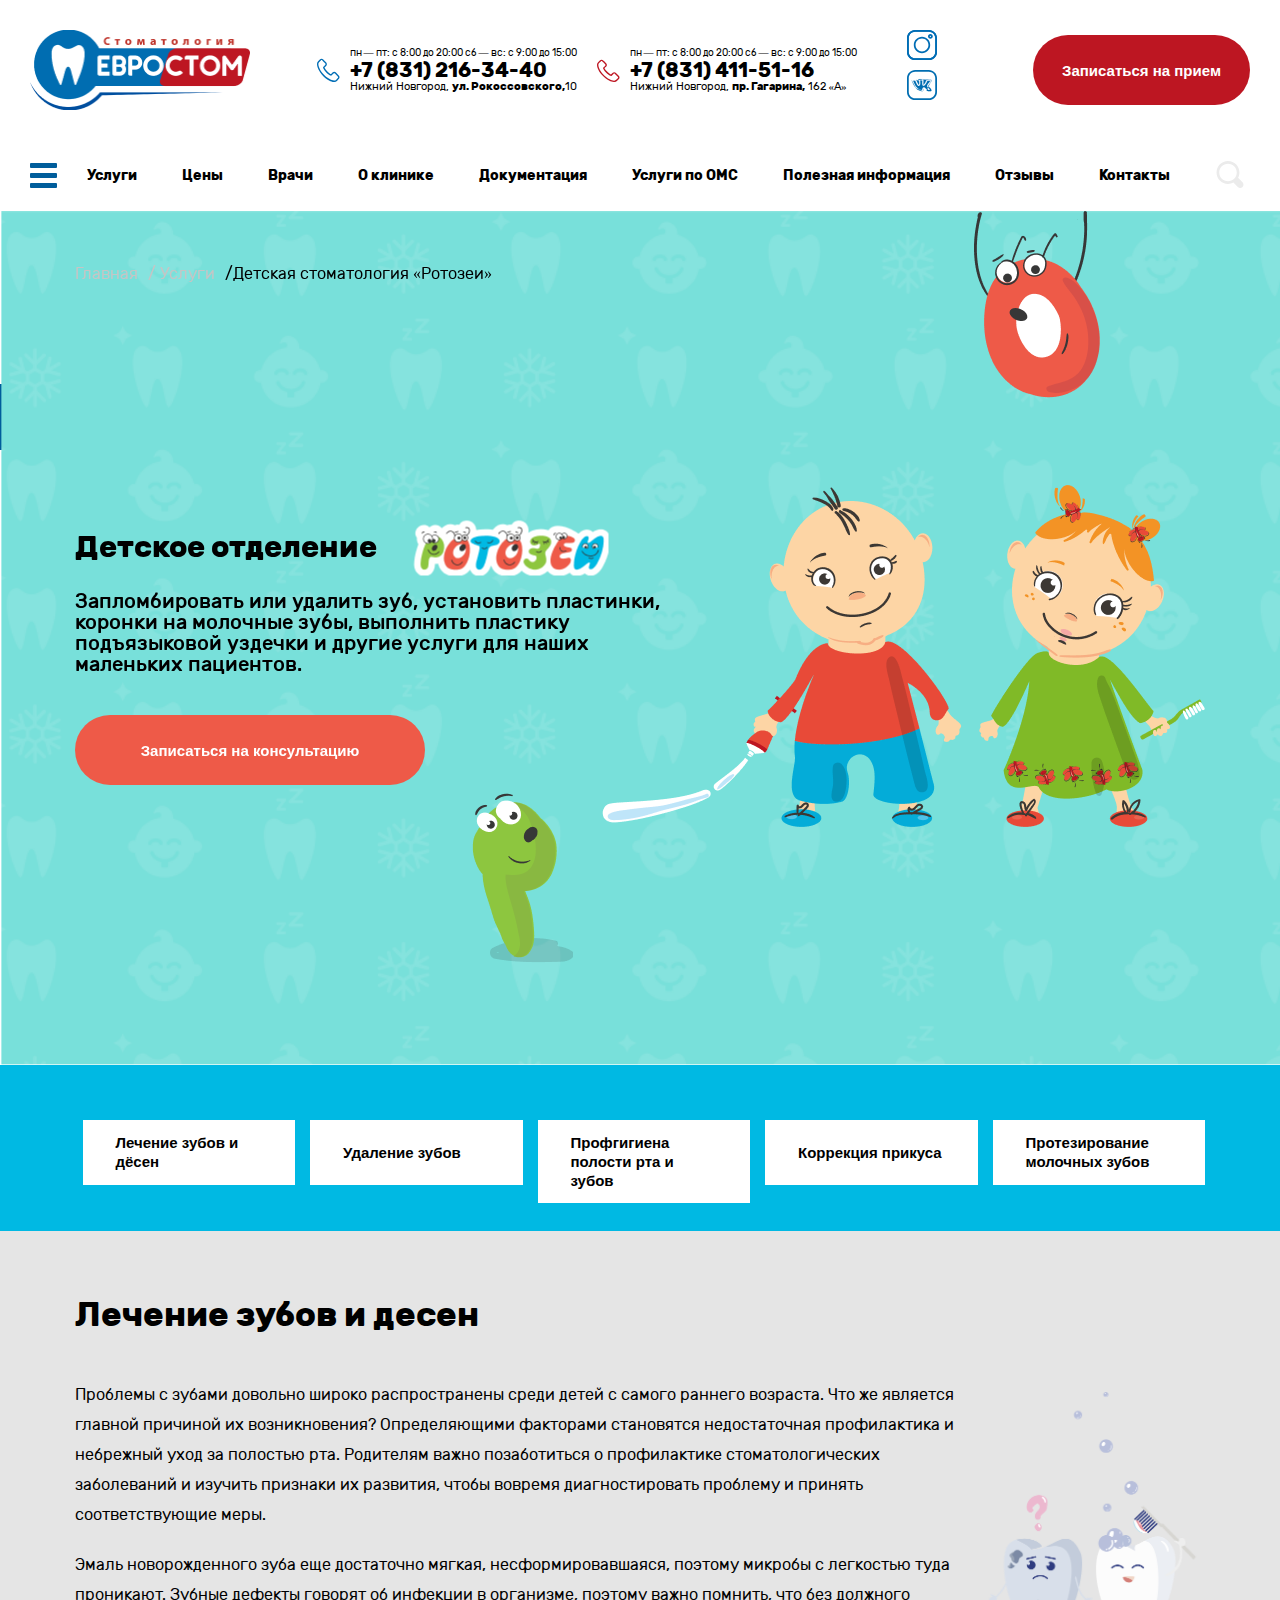
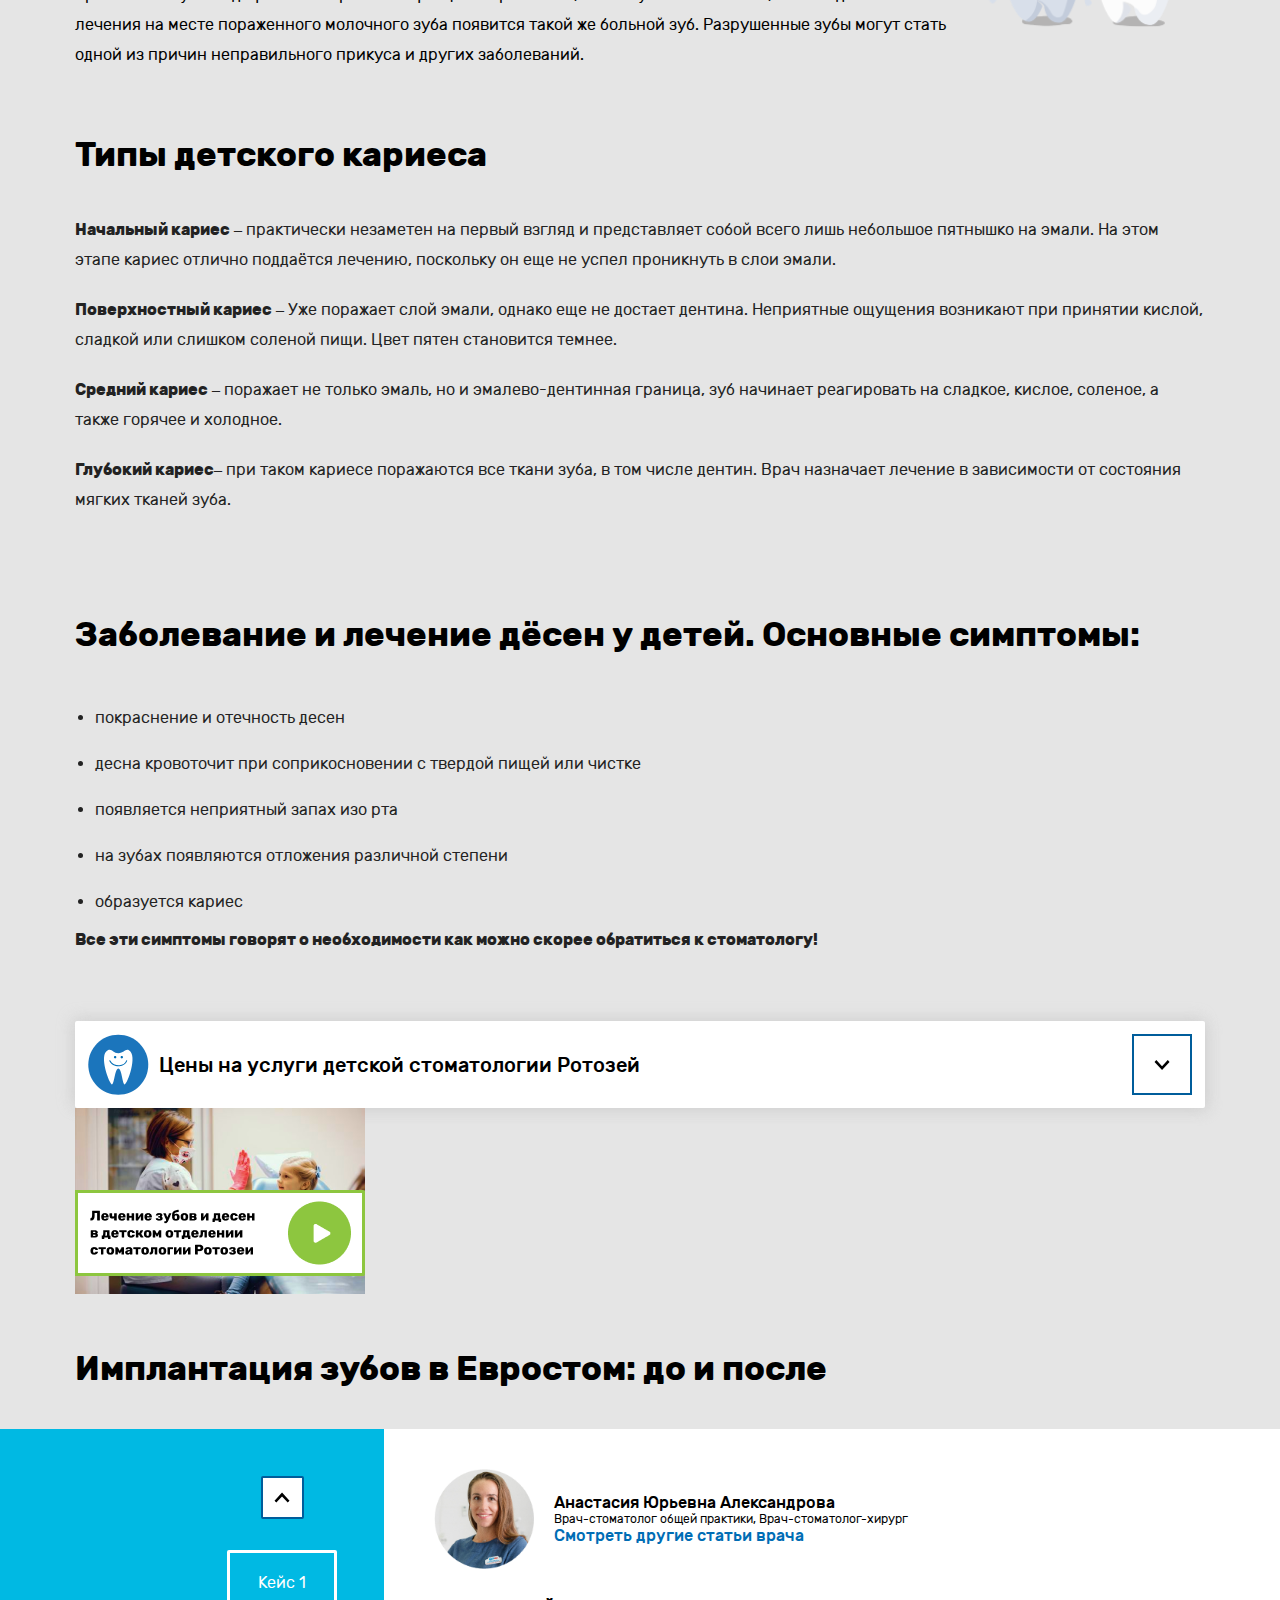
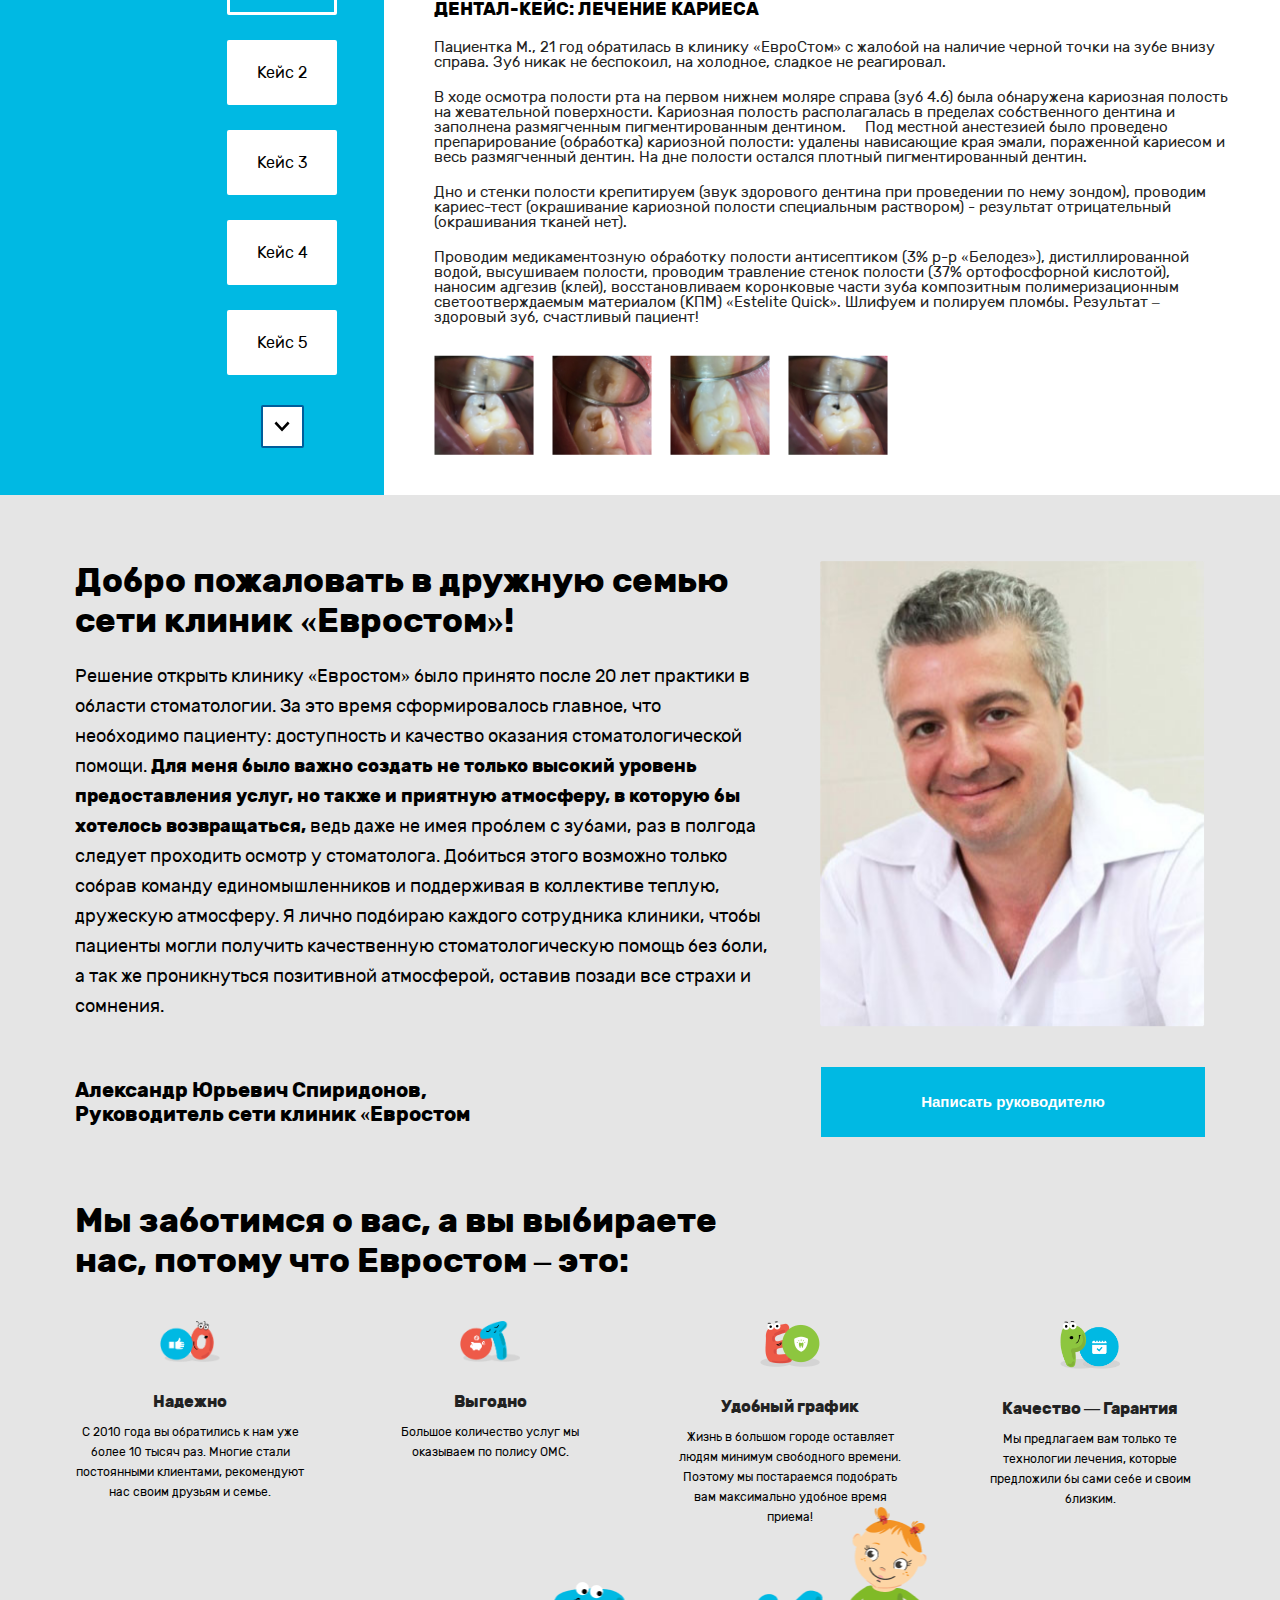
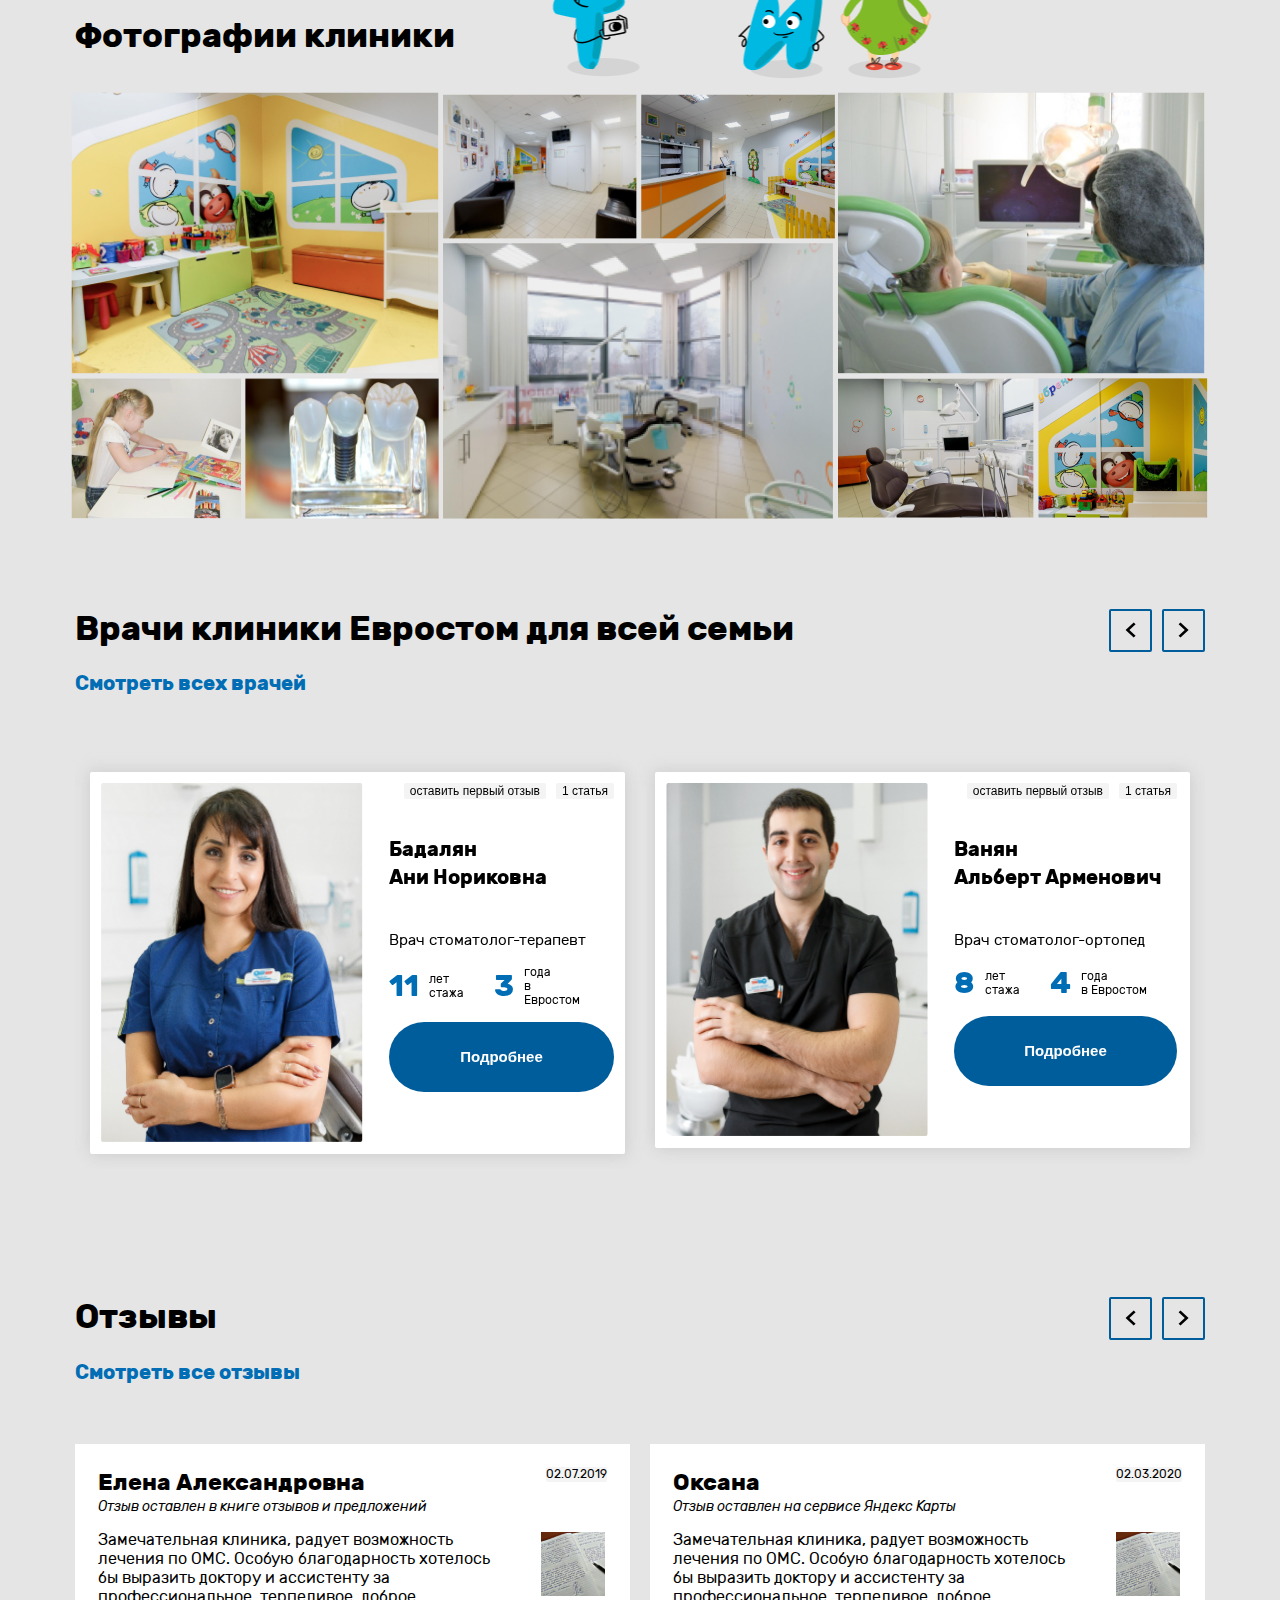
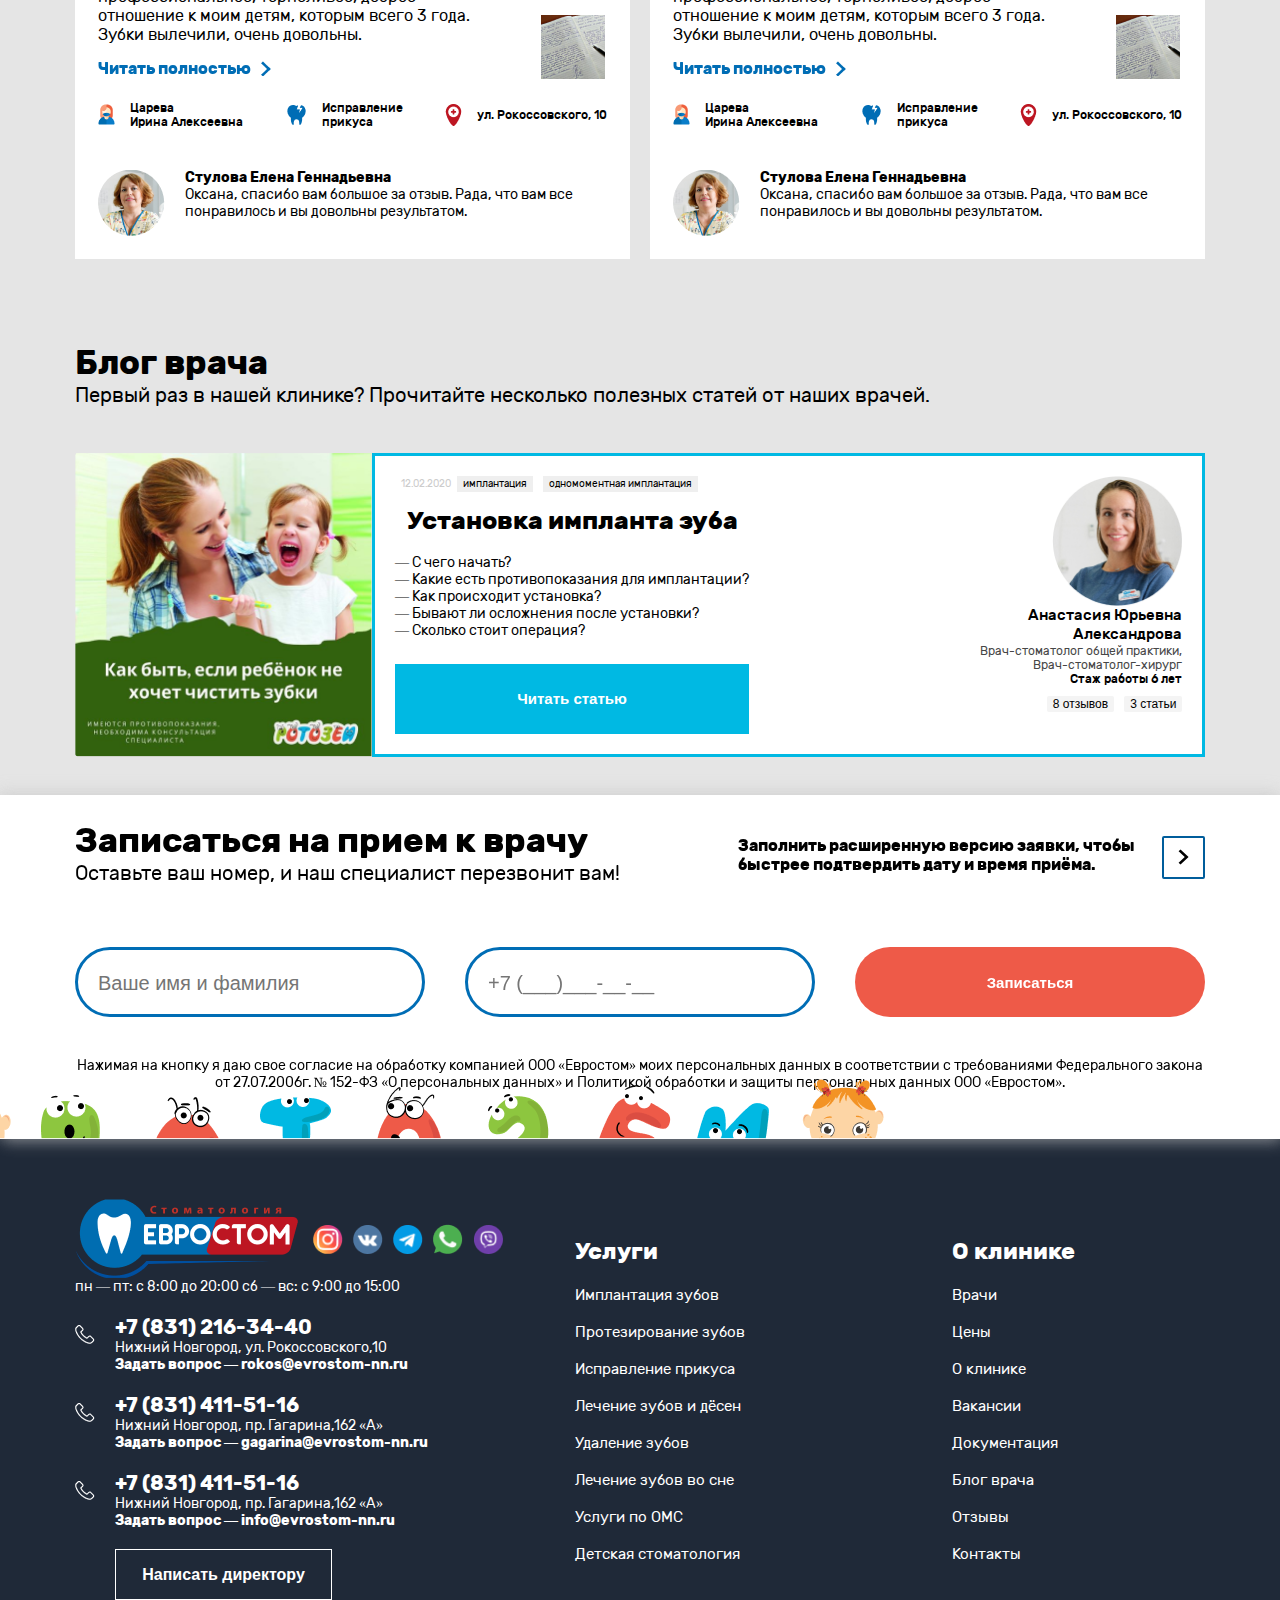
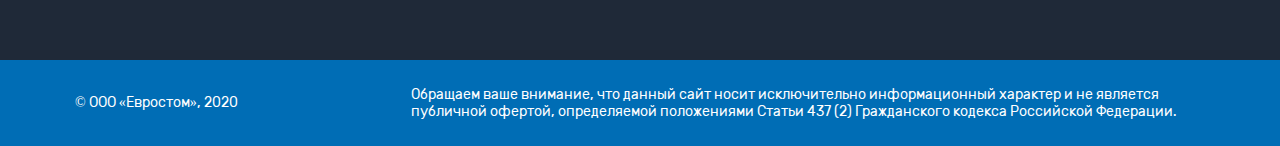
<file: rotozei.html>
<!DOCTYPE html>
<html lang="ru">

<head>
    <meta charset="UTF-8">
    <meta name="viewport" content="width=device-width, initial-scale=1.0">
    <link rel="stylesheet" href="./normalize.css">
    <link rel="stylesheet" href="./swiper.min.css">
    <link rel="stylesheet" href="./fonts/rubik.css">
    <link rel="stylesheet" href="./style.css">
    <title>Детская стоматология «Ротозеи»</title>
</head>

<body>
    <header>
        <div class="container container_big">

            <div>
                <div class="menu">
                    <div class="burger-menu">
                        <div class="burger-menu_item"></div>
                        <div class="burger-menu_item"></div>
                        <div class="burger-menu_item"></div>
                    </div>
                    <div class="menu-links">
                        <a href="./services.html">Услуги</a>
                        <a href="./price.html">Цены</a>
                        <a href="./doctors.html">Врачи</a>
                        <a href="./about.html">О клинике</a>
                        <a href="./documentation.html">Документация</a>
                        <a href="">Услуги по ОМС</a>
                        <a href="./advisable.html">Полезная информация</a>
                        <a href="./review.html">Отзывы</a>
                        <a href="./contact.html">Контакты</a>
                    </div>
                    <button class="menu-search">
                        <svg xmlns="http://www.w3.org/2000/svg" width="28" height="27" viewBox="0 0 28 27" ll="none">
                            <path
                                d="M26.5406 21.2768L22.0967 16.8329C22.9047 15.217 23.4433 13.3317 23.4433 11.4464C23.4433 5.11721 18.3261 0 11.9969 0C5.66774 0 0.550537 5.11721 0.550537 11.4464C0.550537 17.7756 5.66774 22.8928 11.9969 22.8928C13.8822 22.8928 15.7675 22.3541 17.3835 21.5461L21.8273 25.99C23.174 27.3367 25.1939 27.3367 26.5406 25.99C27.7525 24.6434 27.7525 22.6234 26.5406 21.2768ZM11.9969 20.1995C7.14904 20.1995 3.2438 16.2943 3.2438 11.4464C3.2438 6.5985 7.14904 2.69327 11.9969 2.69327C16.8448 2.69327 20.75 6.5985 20.75 11.4464C20.75 16.2943 16.8448 20.1995 11.9969 20.1995Z"
                                fill="#EBEBEB" />
                        </svg>
                    </button>
                </div>

                <div class="burger-close"></div>

            </div>


            <div class="header">
                <div class="header-logo">
                    <a href="./index.html">
                        <img src="./img/logo.png" alt="">
                    </a>
                </div>
                <div class="header-contact">
                    <img src="./img/phone-icon.svg" alt="">
                    <div class="header-contact__wrap">
                        <p>пн — пт: с 8:00 до 20:00 сб — вс: с 9:00 до 15:00</p>
                        <a href="tel:+78312163440" class="header-contact__wrap_phone">+7 (831) 216-34-40</a>
                        <a href="" class="header-contact__wrap_link">Нижний Новгород, <strong>ул.
                                Рокоссовского,</strong>10</a>
                    </div>
                </div>
                <div class="header-contact">
                    <img src="./img/phone-icon-2.svg" alt="">
                    <div class="header-contact__wrap">
                        <p>пн — пт: с 8:00 до 20:00 сб — вс: с 9:00 до 15:00</p>
                        <a href="tel:+78314115116" class="header-contact__wrap_phone">+7 (831) 411-51-16</a>
                        <a href="" class="header-contact__wrap_link">Нижний Новгород, <strong>пр. Гагарина,</strong> 162
                            «А»</a>
                    </div>
                </div>
                <div class="header-icon">
                    <img src="./img/insta-icon.svg" alt="">
                    <img src="./img/vk-icon.svg" alt="">
                </div>
                <button class="header-button but-red">Записаться на прием</button>
            </div>
            <div class="mobile-alignment">
                <div class="mobile-phone"></div>
                <div class="mobile-close"></div>
            </div>
        </div>
    </header>

    <section class="burger-section">
        <div class="container container_big">
            <div class="menu">
                <div class="burger-menu">
                    <div class="burger-menu_item"></div>
                    <div class="burger-menu_item"></div>
                    <div class="burger-menu_item"></div>
                </div>
                <div class="menu-links">
                    <a href="./services.html">Услуги</a>
                    <a href="./price.html">Цены</a>
                    <a href="./doctors.html">Врачи</a>
                    <a href="./about.html">О клинике</a>
                    <a href="./documentation.html">Документация</a>
                    <a href="">Услуги по ОМС</a>
                    <a href="./advisable.html">Полезная информация</a>
                    <a href="./review.html">Отзывы</a>
                    <a href="./contact.html">Контакты</a>
                </div>
                <button class="menu-search">
                    <svg xmlns="http://www.w3.org/2000/svg" width="28" height="27" viewBox="0 0 28 27" fill="none">
                        <path
                            d="M26.5406 21.2768L22.0967 16.8329C22.9047 15.217 23.4433 13.3317 23.4433 11.4464C23.4433 5.11721 18.3261 0 11.9969 0C5.66774 0 0.550537 5.11721 0.550537 11.4464C0.550537 17.7756 5.66774 22.8928 11.9969 22.8928C13.8822 22.8928 15.7675 22.3541 17.3835 21.5461L21.8273 25.99C23.174 27.3367 25.1939 27.3367 26.5406 25.99C27.7525 24.6434 27.7525 22.6234 26.5406 21.2768ZM11.9969 20.1995C7.14904 20.1995 3.2438 16.2943 3.2438 11.4464C3.2438 6.5985 7.14904 2.69327 11.9969 2.69327C16.8448 2.69327 20.75 6.5985 20.75 11.4464C20.75 16.2943 16.8448 20.1995 11.9969 20.1995Z"
                            fill="#EBEBEB" />
                    </svg>
                </button>
            </div>
        </div>
    </section>

    <div class="eye">
        <svg width="50" height="50" viewBox="0 0 50 50" fill="none" xmlns="http://www.w3.org/2000/svg">
            <g clip-path="url(#clip0)">
                <path
                    d="M24.9999 16.7207C20.6492 16.7207 17.1143 20.2557 17.1143 24.6064C17.1143 28.9571 20.6492 32.4921 24.9999 32.4921C29.3507 32.4921 32.8856 28.9571 32.8856 24.6064C32.8856 20.2557 29.3507 16.7207 24.9999 16.7207ZM24.4017 22.2679C23.4228 22.2679 22.607 23.0836 22.607 24.0626H19.9966C20.051 21.6153 22.0088 19.6574 24.4017 19.6574V22.2679Z"
                    fill="white" />
                <path
                    d="M48.929 22.9753C46.2642 19.6579 36.7469 8.83545 25 8.83545C13.2531 8.83545 3.73585 19.6579 1.07103 22.9753C0.309656 23.8998 0.309656 25.2594 1.07103 26.2383C3.73585 29.5558 13.2531 40.3782 25 40.3782C36.7469 40.3782 46.2642 29.5558 48.929 26.2383C49.6903 25.3138 49.6903 23.9542 48.929 22.9753ZM25 36.0275C18.6915 36.0275 13.5794 30.9154 13.5794 24.6068C13.5794 18.2983 18.6915 13.1862 25 13.1862C31.3085 13.1862 36.4206 18.2983 36.4206 24.6068C36.4206 30.9154 31.3085 36.0275 25 36.0275Z"
                    fill="white" />
            </g>
            <defs>
                <clipPath id="clip0">
                    <rect width="49" height="49" fill="white" transform="translate(0.5 0.106445)" />
                </clipPath>
            </defs>
        </svg>
    </div>
    <section class="banner_4">
        <div class="container">
            <div class="title title_links">
                <a href="./index.html" class="title_link">Главная</a>
                <a href="./index.html" class="title_link">/ Услуги</a>
                <a href="./about.html" class="title_link">/Детская стоматология «Ротозеи»</a>
            </div>
            <div class="banner-wrap">
                <div class="banner-text">
                    <h1>Детское отделение</h1>
                    <h2>Запломбировать или удалить зуб, установить пластинки, коронки на молочные зубы, выполнить
                        пластику подъязыковой уздечки
                        и другие услуги для наших маленьких пациентов.</h2>
                    <button class="but-red">Записаться на консультацию</button>
                </div>
                <div class="banner-img">
                    <img src="./img/rotoz/1-1.png" alt="">
                </div>
            </div>
        </div>
    </section>

    <section class="services services_rotoz">
        <div class="container">
            <div class="services-wrap">
                <button class="services-wrap__button services-wrap__button_rotoz"><a href="./implant.html">Лечение зубов
                        и дёсен</a></button>
                <button class="services-wrap__button services-wrap__button_rotoz"><a href="">Удаление зубов</a></button>
                <button class="services-wrap__button services-wrap__button_rotoz"><a href="">Профгигиена полости рта и
                        зубов</a></button>
                <button class="services-wrap__button services-wrap__button_rotoz"><a href="">Коррекция
                        прикуса</a></button>
                <button class="services-wrap__button services-wrap__button_rotoz"><a href="">Протезирование молочных
                        зубов</a></button>
            </div>
        </div>
    </section>

    <section class="implant">
        <div class="container">
            <div class="title">
                <h2>Лечение зубов и десен</h2>
            </div>
            <div class="implant-wrap">
                <div class="implant-wrap_text">
                    <div class="mobile-phone-check mobile-phone-check-text">
                        <h2>Лечение<br> зубов и десен</h2>
                    </div>
                    <p>Проблемы с зубами довольно широко распространены среди детей с самого раннего возраста. Что же
                        является главной причиной
                        их возникновения? Определяющими факторами становятся недостаточная профилактика и небрежный уход
                        за полостью рта.
                        Родителям важно позаботиться о профилактике стоматологических заболеваний и изучить признаки их
                        развития, чтобы вовремя
                        диагностировать проблему и принять соответствующие меры.</p>

                    <p> Эмаль новорожденного зуба еще достаточно мягкая,
                        несформировавшаяся, поэтому микробы с легкостью туда проникают. Зубные дефекты говорят об
                        инфекции в организме, поэтому
                        важно помнить, что без должного лечения на месте пораженного молочного зуба появится такой же
                        больной зуб. Разрушенные
                        зубы могут стать одной из причин неправильного прикуса и других заболеваний.</p>
                </div>
                <img class="implant-wrap_text__img" src="./img/rotoz/8-1.png" alt="">
                <img class="mobile-phone-check" src="./img/rotoz/Rotozei-tooths.png">

            </div>
        </div>
    </section>

    <section class="caries">
        <div class="container">
            <div class="title">
                <h2>Типы детского кариеса</h2>
            </div>

            <div class="list-items">
                <ul class="list-item-ul">
                    <li><strong>Начальный кариес</strong> – практически незаметен на первый взгляд и представляет собой
                        всего лишь небольшое пятнышко на эмали. На этом этапе кариес отлично поддаётся лечению,
                        поскольку он еще не успел проникнуть в слои эмали.</li>
                    <li>
                        <strong>Поверхностный кариес</strong> – Уже поражает слой эмали, однако еще не достает дентина.
                        Неприятные ощущения возникают при принятии кислой, сладкой или слишком соленой пищи. Цвет пятен
                        становится темнее.
                    </li>
                    <li><strong>Средний кариес</strong> – поражает не только эмаль, но и эмалево-дентинная граница, зуб
                        начинает реагировать на сладкое, кислое, соленое, а также горячее и холодное.</li>
                    <li><strong>Глубокий кариес</strong>– при таком кариесе поражаются все ткани зуба, в том числе
                        дентин. Врач назначает лечение в зависимости от состояния мягких тканей зуба.</li>
                </ul>
            </div>
        </div>

    </section>

    <section class="treatment">
        <div class="container">
            <div class="title">
                <h2>Заболевание и лечение дёсен у детей. Основные симптомы:</h2>
            </div>


            <div class="list-item2">
                <ul>
                    <li>покраснение и отечность десен</li>
                    <li>десна кровоточит при соприкосновении с твердой пищей или чистке</li>
                    <li>появляется неприятный запах изо рта</li>
                    <li>на зубах появляются отложения различной степени</li>
                    <li>образуется кариес</li>
                </ul>
            </div>

            <p>Все эти симптомы говорят о необходимости как можно скорее обратиться к стоматологу!</p>
        </div>
    </section>

    <section class="servises-grey mobile-services-grey">
        <div class="container">
            <div class="acc">
                <div class="acc-header">
                    <div class="acc-header__title">
                        <img src="./img/services/1-7.svg" alt="">
                        <p>Цены на услуги детской стоматологии Ротозей</p>
                    </div>
                    <button class="acc-header__but">
                        <svg width="16" height="11" viewBox="0 0 16 11" fill="none" xmlns="http://www.w3.org/2000/svg">
                            <path
                                d="M2.22287 10.0181L7.9541 3.83465L13.6853 10.0181L15.4541 8.10981L7.9541 0.0180671L0.454101 8.10981L2.22287 10.0181Z"
                                fill="black" />
                        </svg>
                    </button>
                </div>
                <div class="services-wrap acc-item">
                    <button class="services-wrap__button"><a href="">Лечение зубов и дёсен</a> </button>
                    <button class="services-wrap__button"><a href=""> Удаление зубов</a></button>
                    <button class="services-wrap__button"><a href="">Профгигиена полости рта и зубов</a> </button>
                    <button class="services-wrap__button"><a href=""> Коррекция прикуса</a></button>
                    <button class="services-wrap__button"><a href="">Протезирование молочных зубов</a> </button>
                </div>
            </div>

            <div>
                <img src="img/rotoz/video.png">
            </div>
        </div>
    </section>


    <section class="implant-case">
        <div class="container">
            <div class="title">
                <h2>Имплантация зубов в Евростом: до и после</h2>
            </div>
        </div>
        <div class="implant-case_wrap">
            <div class="implant-case_wrap__control implant-case_wrap__control__rotoz">
                <div class="implant-cover">
                    <div class="slider-button  implant-button implant-button__rotoz implant-button_prev">
                        <svg width="11" height="16" viewBox="0 0 11 16" fill="none" xmlns="http://www.w3.org/2000/svg">
                            <path
                                d="M10.5937 13.7088L4.41033 7.97754L10.5937 2.24631L8.68549 0.477539L0.59375 7.97754L8.68549 15.4775L10.5937 13.7088Z"
                                fill="black" />
                        </svg>
                    </div>
                    <div class="implant-pagination implant-pagination_rotoz"></div>
                    <div class="slider-button implant-button implant-button implant-button__rotoz implant-button_next">
                        <svg width="11" height="16" viewBox="0 0 11 16" fill="none" xmlns="http://www.w3.org/2000/svg">
                            <path
                                d="M0.593749 2.24631L6.77717 7.97754L0.59375 13.7088L2.50201 15.4775L10.5937 7.97754L2.50201 0.477539L0.593749 2.24631Z"
                                fill="black" />
                        </svg>
                    </div>
                </div>
            </div>
            <div class="implant-case_wrap__slide">
                <div class="swiper-container implant-container">
                    <div class="swiper-wrapper">
                        <div class="swiper-slide implant-slide">
                            <div class="implant-slide__bio">
                                <img src="./img/1-1.png" alt="">
                                <div>
                                    <p>Анастасия Юрьевна Александрова</p>
                                    <span>Врач-стоматолог общей практики, Врач-стоматолог-хирург</span>
                                    <a href="">Смотреть другие статьи врача</a>
                                </div>
                            </div>
                            <div class="implant-slide__text">
                                <p>ДЕНТАЛ-КЕЙС: ЛЕЧЕНИЕ КАРИЕСА </p>
                                <span>Пациентка М., 21 год обратилась в клинику «ЕвроСтом» с жалобой на наличие черной
                                    точки
                                    на
                                    зубе внизу справа. Зуб никак не беспокоил, на холодное, сладкое не
                                    реагировал.</span>
                                <span>В ходе осмотра полости рта на первом
                                    нижнем моляре справа (зуб 4.6) была обнаружена кариозная полость на жевательной
                                    поверхности. Кариозная полость
                                    располагалась в пределах собственного дентина и заполнена размягченным
                                    пигментированным
                                    дентином. ⠀ Под местной
                                    анестезией было проведено препарирование (обработка) кариозной полости: удалены
                                    нависающие края эмали, пораженной
                                    кариесом и весь размягченный дентин. На дне полости остался плотный пигментированный
                                    дентин.</span>
                                <span>Дно и стенки полости
                                    крепитируем (звук здорового дентина при проведении по нему зондом), проводим
                                    кариес-тест
                                    (окрашивание кариозной полости
                                    специальным раствором) - результат отрицательный (окрашивания тканей нет).</span>
                                <span>Проводим медикаментозную обработку полости
                                    антисептиком (3% р-р «Белодез»), дистиллированной водой, высушиваем полости,
                                    проводим
                                    травление стенок полости (37%
                                    ортофосфорной кислотой), наносим адгезив (клей), восстановливаем коронковые части
                                    зуба
                                    композитным полимеризационным
                                    светоотверждаемым материалом (КПМ) «Estelite Quick». Шлифуем и полируем пломбы.
                                    Результат – здоровый зуб, счастливый
                                    пациент!</span>
                            </div>
                            <div class="implant-slide__img">
                                <img src="./img/implant/2-1.png" alt="">
                                <img src="./img/implant/2-2.png" alt="">
                                <img src="./img/implant/2-3.png" alt="">
                                <img src="./img/implant/2-4.png" alt="">
                            </div>
                        </div>
                        <div class="swiper-slide implant-slide implant-slide__after">
                            <div class="implant-slide__bio">
                                <img src="./img/1-1.png" alt="">
                                <div>
                                    <p>Анастасия Юрьевна Александрова</p>
                                    <span>Врач-стоматолог общей практики, Врач-стоматолог-хирург</span>
                                    <a href="">Смотреть другие статьи врача</a>
                                </div>
                            </div>
                            <div class="implant-slide__text  implant-slide__text__after">
                                <p>ДЕНТАЛ-КЕЙС: ЛЕЧЕНИЕ КАРИЕСА </p>
                                <span>Пациентка М., 21 год обратилась в клинику «ЕвроСтом» с жалобой на наличие черной
                                    точки
                                    на
                                    зубе внизу справа. Зуб никак не беспокоил, на холодное, сладкое не
                                    реагировал.</span>
                                <span>В ходе осмотра полости рта на первом
                                    нижнем моляре справа (зуб 4.6) была обнаружена кариозная полость на жевательной
                                    поверхности. Кариозная полость
                                    располагалась в пределах собственного дентина и заполнена размягченным
                                    пигментированным
                                    дентином. ⠀ Под местной
                                    анестезией было проведено препарирование (обработка) кариозной полости: удалены
                                    нависающие края эмали, пораженной
                                    кариесом и весь размягченный дентин. На дне полости остался плотный пигментированный
                                    дентин.</span>
                                <span>Дно и стенки полости
                                    крепитируем (звук здорового дентина при проведении по нему зондом), проводим
                                    кариес-тест
                                    (окрашивание кариозной полости
                                    специальным раствором) - результат отрицательный (окрашивания тканей нет).</span>
                                <span>Проводим медикаментозную обработку полости
                                    антисептиком (3% р-р «Белодез»), дистиллированной водой, высушиваем полости,
                                    проводим
                                    травление стенок полости (37%
                                    ортофосфорной кислотой), наносим адгезив (клей), восстановливаем коронковые части
                                    зуба
                                    композитным полимеризационным
                                    светоотверждаемым материалом (КПМ) «Estelite Quick». Шлифуем и полируем пломбы.
                                    Результат – здоровый зуб, счастливый
                                    пациент!</span>
                            </div>
                            <div class="implant-slide__img">
                                <img src="./img/implant/2-1.png" alt="">
                                <img src="./img/implant/2-2.png" alt="">
                                <img src="./img/implant/2-3.png" alt="">
                                <img src="./img/implant/2-4.png" alt="">
                            </div>
                        </div>
                        <div class="swiper-slide implant-slide">
                            <div class="implant-slide__bio">
                                <img src="./img/1-1.png" alt="">
                                <div>
                                    <p>Анастасия Юрьевна Александрова</p>
                                    <span>Врач-стоматолог общей практики, Врач-стоматолог-хирург</span>
                                    <a href="">Смотреть другие статьи врача</a>
                                </div>
                            </div>
                            <div class="implant-slide__text">
                                <p>ДЕНТАЛ-КЕЙС: ЛЕЧЕНИЕ КАРИЕСА </p>
                                <span>Пациентка М., 21 год обратилась в клинику «ЕвроСтом» с жалобой на наличие черной
                                    точки
                                    на
                                    зубе внизу справа. Зуб никак не беспокоил, на холодное, сладкое не
                                    реагировал.</span>
                                <span>В ходе осмотра полости рта на первом
                                    нижнем моляре справа (зуб 4.6) была обнаружена кариозная полость на жевательной
                                    поверхности. Кариозная полость
                                    располагалась в пределах собственного дентина и заполнена размягченным
                                    пигментированным
                                    дентином. ⠀ Под местной
                                    анестезией было проведено препарирование (обработка) кариозной полости: удалены
                                    нависающие края эмали, пораженной
                                    кариесом и весь размягченный дентин. На дне полости остался плотный пигментированный
                                    дентин.</span>
                                <span>Дно и стенки полости
                                    крепитируем (звук здорового дентина при проведении по нему зондом), проводим
                                    кариес-тест
                                    (окрашивание кариозной полости
                                    специальным раствором) - результат отрицательный (окрашивания тканей нет).</span>
                                <span>Проводим медикаментозную обработку полости
                                    антисептиком (3% р-р «Белодез»), дистиллированной водой, высушиваем полости,
                                    проводим
                                    травление стенок полости (37%
                                    ортофосфорной кислотой), наносим адгезив (клей), восстановливаем коронковые части
                                    зуба
                                    композитным полимеризационным
                                    светоотверждаемым материалом (КПМ) «Estelite Quick». Шлифуем и полируем пломбы.
                                    Результат – здоровый зуб, счастливый
                                    пациент!</span>
                            </div>
                            <div class="implant-slide__img">
                                <img src="./img/implant/2-1.png" alt="">
                                <img src="./img/implant/2-2.png" alt="">
                                <img src="./img/implant/2-3.png" alt="">
                                <img src="./img/implant/2-4.png" alt="">
                            </div>
                        </div>
                        <div class="swiper-slide implant-slide">
                            <div class="implant-slide__bio">
                                <img src="./img/1-1.png" alt="">
                                <div>
                                    <p>Анастасия Юрьевна Александрова</p>
                                    <span>Врач-стоматолог общей практики, Врач-стоматолог-хирург</span>
                                    <a href="">Смотреть другие статьи врача</a>
                                </div>
                            </div>
                            <div class="implant-slide__text">
                                <p>ДЕНТАЛ-КЕЙС: ЛЕЧЕНИЕ КАРИЕСА </p>
                                <span>Пациентка М., 21 год обратилась в клинику «ЕвроСтом» с жалобой на наличие черной
                                    точки
                                    на
                                    зубе внизу справа. Зуб никак не беспокоил, на холодное, сладкое не
                                    реагировал.</span>
                                <span>В ходе осмотра полости рта на первом
                                    нижнем моляре справа (зуб 4.6) была обнаружена кариозная полость на жевательной
                                    поверхности. Кариозная полость
                                    располагалась в пределах собственного дентина и заполнена размягченным
                                    пигментированным
                                    дентином. ⠀ Под местной
                                    анестезией было проведено препарирование (обработка) кариозной полости: удалены
                                    нависающие края эмали, пораженной
                                    кариесом и весь размягченный дентин. На дне полости остался плотный пигментированный
                                    дентин.</span>
                                <span>Дно и стенки полости
                                    крепитируем (звук здорового дентина при проведении по нему зондом), проводим
                                    кариес-тест
                                    (окрашивание кариозной полости
                                    специальным раствором) - результат отрицательный (окрашивания тканей нет).</span>
                                <span>Проводим медикаментозную обработку полости
                                    антисептиком (3% р-р «Белодез»), дистиллированной водой, высушиваем полости,
                                    проводим
                                    травление стенок полости (37%
                                    ортофосфорной кислотой), наносим адгезив (клей), восстановливаем коронковые части
                                    зуба
                                    композитным полимеризационным
                                    светоотверждаемым материалом (КПМ) «Estelite Quick». Шлифуем и полируем пломбы.
                                    Результат – здоровый зуб, счастливый
                                    пациент!</span>
                            </div>
                            <div class="implant-slide__img">
                                <img src="./img/implant/2-1.png" alt="">
                                <img src="./img/implant/2-2.png" alt="">
                                <img src="./img/implant/2-3.png" alt="">
                                <img src="./img/implant/2-4.png" alt="">
                            </div>
                        </div>
                        <div class="swiper-slide implant-slide">
                            <div class="implant-slide__bio">
                                <img src="./img/1-1.png" alt="">
                                <div>
                                    <p>Анастасия Юрьевна Александрова</p>
                                    <span>Врач-стоматолог общей практики, Врач-стоматолог-хирург</span>
                                    <a href="">Смотреть другие статьи врача</a>
                                </div>
                            </div>
                            <div class="implant-slide__text">
                                <p>ДЕНТАЛ-КЕЙС: ЛЕЧЕНИЕ КАРИЕСА </p>
                                <span>Пациентка М., 21 год обратилась в клинику «ЕвроСтом» с жалобой на наличие черной
                                    точки
                                    на
                                    зубе внизу справа. Зуб никак не беспокоил, на холодное, сладкое не
                                    реагировал.</span>
                                <span>В ходе осмотра полости рта на первом
                                    нижнем моляре справа (зуб 4.6) была обнаружена кариозная полость на жевательной
                                    поверхности. Кариозная полость
                                    располагалась в пределах собственного дентина и заполнена размягченным
                                    пигментированным
                                    дентином. ⠀ Под местной
                                    анестезией было проведено препарирование (обработка) кариозной полости: удалены
                                    нависающие края эмали, пораженной
                                    кариесом и весь размягченный дентин. На дне полости остался плотный пигментированный
                                    дентин.</span>
                                <span>Дно и стенки полости
                                    крепитируем (звук здорового дентина при проведении по нему зондом), проводим
                                    кариес-тест
                                    (окрашивание кариозной полости
                                    специальным раствором) - результат отрицательный (окрашивания тканей нет).</span>
                                <span>Проводим медикаментозную обработку полости
                                    антисептиком (3% р-р «Белодез»), дистиллированной водой, высушиваем полости,
                                    проводим
                                    травление стенок полости (37%
                                    ортофосфорной кислотой), наносим адгезив (клей), восстановливаем коронковые части
                                    зуба
                                    композитным полимеризационным
                                    светоотверждаемым материалом (КПМ) «Estelite Quick». Шлифуем и полируем пломбы.
                                    Результат – здоровый зуб, счастливый
                                    пациент!</span>
                            </div>
                            <div class="implant-slide__img">
                                <img src="./img/implant/2-1.png" alt="">
                                <img src="./img/implant/2-2.png" alt="">
                                <img src="./img/implant/2-3.png" alt="">
                                <img src="./img/implant/2-4.png" alt="">
                            </div>
                        </div>
                    </div>
                </div>
            </div>
        </div>
    </section>

    <section class="implant-case-mobile">
        <div class="container">
            <div class="title">
                <h2>Лечение зубов детском отделении стоматологии Евростом: до и после</h2>
            </div>
        </div>
        <div class="implant-case_wrap">
            <div class="implant-case_wrap__control">
                <div class="implant-cover">
                    <div class="slider-button  implant-button implant-button_prev">
                        <svg width="11" height="16" viewBox="0 0 11 16" fill="none" xmlns="http://www.w3.org/2000/svg">
                            <path
                                d="M10.5937 13.7088L4.41033 7.97754L10.5937 2.24631L8.68549 0.477539L0.59375 7.97754L8.68549 15.4775L10.5937 13.7088Z"
                                fill="black" />
                        </svg>
                    </div>
                    <div class="implant-pagination2"></div>
                    <div class="slider-button implant-button implant-button_next">
                        <svg width="11" height="16" viewBox="0 0 11 16" fill="none" xmlns="http://www.w3.org/2000/svg">
                            <path
                                d="M0.593749 2.24631L6.77717 7.97754L0.59375 13.7088L2.50201 15.4775L10.5937 7.97754L2.50201 0.477539L0.593749 2.24631Z"
                                fill="black" />
                        </svg>
                    </div>
                </div>
            </div>
            <div class="implant-case_wrap__slide">
                <div class="swiper-container implant-container2">
                    <div class="swiper-wrapper">
                        <div class="swiper-slide implant-slide">
                            <div class="implant-slide__bio">
                                <img src="./img/1-1.png" alt="">
                                <div class="implant-slide-container">
                                    <p>Автор кейса:<br>Анастасия Юрьевна Александрова</p>
                                    <span>Врач-стоматолог общей практики,<br> Врач-стоматолог-хирург</span>
                                    <a href="">Смотреть другие статьи врача</a>
                                </div>
                            </div>
                            <div class="implant-slide__text">
                                <p>ДЕНТАЛ-КЕЙС: ЛЕЧЕНИЕ КАРИЕСА </p>
                                <span>Пациентка М., 21 год обратилась в клинику «ЕвроСтом» с жалобой на наличие черной
                                    точки на
                                    зубе внизу справа. Зуб никак не беспокоил, на холодное, сладкое не
                                    реагировал.</span>
                                <span>В ходе осмотра полости рта на первом
                                    нижнем моляре справа (зуб 4.6) была обнаружена кариозная полость на жевательной
                                    поверхности. Кариозная полость
                                    располагалась в пределах собственного дентина и заполнена размягченным
                                    пигментированным дентином. ⠀ Под местной
                                    анестезией было проведено препарирование (обработка) кариозной полости: удалены
                                    нависающие края эмали, пораженной
                                    кариесом и весь размягченный дентин. На дне полости остался плотный пигментированный
                                    дентин.</span>
                                <span>Дно и стенки полости
                                    крепитируем (звук здорового дентина при проведении по нему зондом), проводим
                                    кариес-тест (окрашивание кариозной полости
                                    специальным раствором) - результат отрицательный (окрашивания тканей нет).</span>
                                <span>Проводим медикаментозную обработку полости
                                    антисептиком (3% р-р «Белодез»), дистиллированной водой, высушиваем полости,
                                    проводим травление стенок полости (37%
                                    ортофосфорной кислотой), наносим адгезив (клей), восстановливаем коронковые части
                                    зуба композитным полимеризационным
                                    светоотверждаемым материалом (КПМ) «Estelite Quick». Шлифуем и полируем пломбы.
                                    Результат – здоровый зуб, счастливый
                                    пациент!</span>
                            </div>
                            <div class="implant-slide__img">
                                <img src="./img/implant/2-1.png" alt="">
                                <img src="./img/implant/2-2.png" alt="">
                                <img src="./img/implant/2-3.png" alt="">
                                <img src="./img/implant/2-4.png" alt="">
                            </div>
                        </div>
                        <div class="swiper-slide implant-slide">
                            <div class="implant-slide__bio">
                                <img src="./img/1-1.png" alt="">
                                <div class="implant-slide-container">
                                    <p>Автор кейса:<br>Анастасия Юрьевна Александрова</p>
                                    <span>Врач-стоматолог общей практики,<br> Врач-стоматолог-хирург</span>
                                    <a href="">Смотреть другие статьи врача</a>
                                </div>
                            </div>
                            <div class="implant-slide__text">
                                <p>ДЕНТАЛ-КЕЙС: ЛЕЧЕНИЕ КАРИЕСА </p>
                                <span>Пациентка М., 21 год обратилась в клинику «ЕвроСтом» с жалобой на наличие черной
                                    точки на
                                    зубе внизу справа. Зуб никак не беспокоил, на холодное, сладкое не
                                    реагировал.</span>
                                <span>В ходе осмотра полости рта на первом
                                    нижнем моляре справа (зуб 4.6) была обнаружена кариозная полость на жевательной
                                    поверхности. Кариозная полость
                                    располагалась в пределах собственного дентина и заполнена размягченным
                                    пигментированным дентином. ⠀ Под местной
                                    анестезией было проведено препарирование (обработка) кариозной полости: удалены
                                    нависающие края эмали, пораженной
                                    кариесом и весь размягченный дентин. На дне полости остался плотный пигментированный
                                    дентин.</span>
                                <span>Дно и стенки полости
                                    крепитируем (звук здорового дентина при проведении по нему зондом), проводим
                                    кариес-тест (окрашивание кариозной полости
                                    специальным раствором) - результат отрицательный (окрашивания тканей нет).</span>
                                <span>Проводим медикаментозную обработку полости
                                    антисептиком (3% р-р «Белодез»), дистиллированной водой, высушиваем полости,
                                    проводим травление стенок полости (37%
                                    ортофосфорной кислотой), наносим адгезив (клей), восстановливаем коронковые части
                                    зуба композитным полимеризационным
                                    светоотверждаемым материалом (КПМ) «Estelite Quick». Шлифуем и полируем пломбы.
                                    Результат – здоровый зуб, счастливый
                                    пациент!</span>
                            </div>
                            <div class="implant-slide__img">
                                <img src="./img/implant/2-1.png" alt="">
                                <img src="./img/implant/2-2.png" alt="">
                                <img src="./img/implant/2-3.png" alt="">
                                <img src="./img/implant/2-4.png" alt="">
                            </div>
                        </div>

                    </div>
                </div>
            </div>
        </div>
    </section>

    <section class="history-grey history-grey__a">
        <div class="container">
            <div class="history-wrap">
                <div class="history-item">
                    <div>
                        <p>Добро пожаловать в дружную семью сети клиник «Евростом»!</p>
                        <span>Решение открыть клинику «Евростом» было принято после 20 лет практики в области
                            стоматологии.
                            За это время
                            сформировалось главное, что необходимо пациенту: доступность и качество оказания
                            стоматологической помощи.
                            <strong>Для меня было
                                важно создать не только высокий уровень предоставления услуг, но также и приятную
                                атмосферу,
                                в которую
                                бы хотелось
                                возвращаться, </strong>ведь даже не имея проблем с зубами, раз в полгода следует
                            проходить
                            осмотр у
                            стоматолога. Добиться этого
                            возможно только собрав команду единомышленников и поддерживая в коллективе теплую, дружескую
                            атмосферу. Я
                            лично подбираю
                            каждого сотрудника клиники, чтобы пациенты могли получить качественную стоматологическую
                            помощь
                            без боли, а
                            так же
                            проникнуться позитивной атмосферой, оставив позади все страхи и сомнения.</span>
                    </div>
                    <img src="./img/about/d-1.png" alt="">
                </div>
                <div class="row">
                    <div class="bio">Александр Юрьевич Спиридонов, Руководитель сети клиник «Евростом</div>
                    <button class="but-blue but-blue_rotoz">Написать руководителю</button>
                </div>
            </div>
        </div>
    </section>

    <section class="adventages">
        <div class="container">
            <div class="title">
                <h2>Мы заботимся о вас, а вы выбираете нас, потому что Евростом – это:</h2>
            </div>
            <div class="adventages-wrap">
                <div class="adventages-item">
                    <img src="./img/rotoz/3-1.png" alt="">
                    <p>Надежно</p>
                    <span>С 2010 года вы обратились к нам уже более 10 тысяч раз. Многие стали постоянными клиентами,
                        рекомендуют нас своим
                        друзьям и семье.</span>
                </div>
                <div class="adventages-item">
                    <img src="./img/rotoz/3-2.png" alt="">
                    <p>Выгодно</p>
                    <span>Большое количество услуг мы оказываем по полису ОМС.</span>
                </div>
                <div class="adventages-item">
                    <img src="./img/rotoz/3-3.png" alt="">
                    <p>Удобный график</p>
                    <span>Жизнь в большом городе оставляет людям минимум свободного времени. Поэтому мы постараемся
                        подобрать вам максимально
                        удобное время приема!</span>
                </div>
                <div class="adventages-item">
                    <img src="./img/rotoz/3-4.png" alt="">
                    <p>Качество — Гарантия</p>
                    <span>Мы предлагаем вам только те технологии лечения, которые предложили бы сами себе и своим
                        близким.</span>
                </div>
            </div>
        </div>
    </section>

    <section class="gallery">
        <div class="container">
            <div class="title">
                <h2>Фотографии клиники</h2>
            </div>
            <div class="gallery-wrap">
                <div class="gallery-item">
                    <img src="./img/rotoz/6-1.png" alt="">
                    <div class="gallery-item_row">
                        <img src="./img/rotoz/6-2.png" alt="">
                        <img src="./img/rotoz/6-3.png" alt="">
                    </div>
                </div>
                <div class="gallery-item">
                    <img src="./img/rotoz/6-6.png" alt="">
                    <div class="gallery-item_row">
                        <img src="./img/rotoz/6-4.png" alt="">
                        <img src="./img/rotoz/6-5.png" alt="">
                    </div>
                </div>
                <div class="gallery-item">
                    <img src="./img/rotoz/6-7.png" alt="">
                    <div class="gallery-item_row">
                        <img src="./img/rotoz/6-8.png" alt="">
                        <img src="./img/rotoz/6-9.png" alt="">
                    </div>
                </div>
            </div>
        </div>
    </section>

    <section class="doctors-slide doctors_grey">
        <div class="container">
            <div class="row">
                <div class="title">
                    <h2>Врачи клиники Евростом для всей семьи</h2>
                    <a href="">Смотреть всех врачей</a>
                    <div class="buttons">
                        <div class="slider-button doctors-button_prev">
                            <svg width="11" height="16" viewBox="0 0 11 16" fill="none"
                                xmlns="http://www.w3.org/2000/svg">
                                <path
                                    d="M10.5937 13.7088L4.41033 7.97754L10.5937 2.24631L8.68549 0.477539L0.59375 7.97754L8.68549 15.4775L10.5937 13.7088Z"
                                    fill="black" />
                            </svg>
                        </div>
                        <div class="slider-button doctors-button_next">
                            <svg width="11" height="16" viewBox="0 0 11 16" fill="none"
                                xmlns="http://www.w3.org/2000/svg">
                                <path
                                    d="M0.593749 2.24631L6.77717 7.97754L0.59375 13.7088L2.50201 15.4775L10.5937 7.97754L2.50201 0.477539L0.593749 2.24631Z"
                                    fill="black" />
                            </svg>
                        </div>
                    </div>
                </div>
            </div>
            <div class="swiper-container doctors-container">
                <div class="swiper-wrapper doctors-wrap">
                    <div class="swiper-slide doctors-item doctors-item_back">
                        <img src="./img/d-1.png" alt="">
                        <div class="doctors-item__text">
                            <div class="title"> Бадалян <br> Ани Нориковна </div>
                            <p>Врач стоматолог-терапевт</p>
                            <div class="row">
                                <div class="year">
                                    <div class="num">11</div>
                                    <div class="text">лет<br> стажа</div>
                                </div>
                                <div class="year">
                                    <div class="num">3</div>
                                    <div class="text">года <br>в Евростом</div>
                                </div>
                            </div>
                            <div class="doctors-button-container">
                                <button class="but-blue">Подробнее</button>
                            </div>
                            <div class="button-row">
                                <button class="rev">оставить первый отзыв</button>
                                <button class="art">1 статья</button>
                            </div>
                        </div>
                    </div>
                    <div class="swiper-slide doctors-item">
                        <img src="./img/d-2.png" alt="">
                        <div class="doctors-item__text">
                            <div class="title"> Ванян <br>Альберт Арменович </div>
                            <p>Врач стоматолог-ортопед</p>
                            <div class="row">
                                <div class="year">
                                    <div class="num">8</div>
                                    <div class="text">лет<br> стажа</div>
                                </div>
                                <div class="year">
                                    <div class="num">4</div>
                                    <div class="text">года <br>в Евростом</div>
                                </div>
                            </div>
                            <div class="doctors-button-container">
                                <button class="but-blue">Подробнее</button>
                            </div>
                            <div class="button-row">
                                <button class="rev">оставить первый отзыв</button>
                                <button class="art">1 статья</button>
                            </div>
                        </div>
                    </div>
                </div>
            </div>
        </div>
    </section>


    <section class="review">
        <div class="container">
            <div class="title">
                <h2>Отзывы</h2>
                <a href="">Смотреть все отзывы</a>
                <div class="buttons">
                    <div class="slider-button review-button_prev">
                        <svg width="11" height="16" viewBox="0 0 11 16" fill="none" xmlns="http://www.w3.org/2000/svg">
                            <path
                                d="M10.5937 13.7088L4.41033 7.97754L10.5937 2.24631L8.68549 0.477539L0.59375 7.97754L8.68549 15.4775L10.5937 13.7088Z"
                                fill="black" />
                        </svg>
                    </div>
                    <div class="slider-button review-button_next">
                        <svg width="11" height="16" viewBox="0 0 11 16" fill="none" xmlns="http://www.w3.org/2000/svg">
                            <path
                                d="M0.593749 2.24631L6.77717 7.97754L0.59375 13.7088L2.50201 15.4775L10.5937 7.97754L2.50201 0.477539L0.593749 2.24631Z"
                                fill="black" />
                        </svg>
                    </div>
                </div>
            </div>
            <div class="swiper-container review-slider">
                <div class="swiper-wrapper review-wrap">
                    <div class="review-item swiper-slide">
                        <div class="row">
                            <div class="review-item_title">
                                <div class="name">Елена Александровна</div>
                                <p>Отзыв оставлен в книге отзывов и предложений</p>
                            </div>
                            <div class="review-date review-date_main">02.07.2019</div>
                        </div>
                        <div class="row">
                            <div class="text">
                                <p>Замечательная клиника, радует возможность лечения по ОМС. Особую благодарность
                                    хотелось
                                    бы выразить доктору и ассистенту
                                    за профессиональное, терпеливое, доброе отношение к моим детям, которым всего 3
                                    года.
                                    Зубки вылечили, очень довольны.</p>
                                <a href="">Читать полностью</a>
                            </div>
                            <div class="review-img">
                                <img src="./img/r-1.png" alt="">
                                <img src="./img/r-1.png" alt="">
                            </div>
                        </div>
                        <div class="row row-main">
                            <div class="review-item__icon">
                                <img src="./img/girl.png" alt="">
                                <p>Царева <br>Ирина Алексеевна</p>
                            </div>
                            <div class="review-item__icon">
                                <img src="./img/tooth.png" alt="">
                                <p>Исправление <br>прикуса</p>
                            </div>
                            <div class="review-item__icon">
                                <img src="./img/place.png" alt="">
                                <p>ул. Рокоссовского, 10</p>
                            </div>
                        </div>
                        <div class="row row-last">
                            <div class="desctop_version">
                                <img src="./img/d-3.png" alt="">
                                <div class="review-item_bio">
                                    <p>Стулова Елена Геннадьевна</p>
                                    <span>Оксана, спасибо вам большое за отзыв. Рада, что вам все понравилось и вы
                                        довольны
                                        результатом.</span>
                                </div>
                            </div>
                            <div class="review-item_bio review-item_bio_last">
                                <img src="./img/d-3.png" alt="">
                                <p>Стулова Елена Геннадьевна</p>
                                <span>Оксана, спасибо вам большое за отзыв. Рада, что вам все понравилось и вы довольны
                                    результатом.</span>
                            </div>
                        </div>
                    </div>
                    <div class="review-item swiper-slide">
                        <div class="row">
                            <div class="review-item_title">
                                <div class="name">Оксана</div>
                                <p>Отзыв оставлен на сервисе Яндекс Карты</p>
                            </div>
                            <div class="review-date review-date_main">02.03.2020</div>
                        </div>
                        <div class="row">
                            <div class="text">
                                <p>Замечательная клиника, радует возможность лечения по ОМС. Особую благодарность
                                    хотелось
                                    бы выразить доктору и ассистенту
                                    за профессиональное, терпеливое, доброе отношение к моим детям, которым всего 3
                                    года.
                                    Зубки вылечили, очень довольны.</p>
                                <a href="">Читать полностью</a>
                            </div>
                            <div class="review-img">
                                <img src="./img/r-1.png" alt="">
                                <img src="./img/r-1.png" alt="">
                            </div>
                        </div>
                        <div class="row row-main">
                            <div class="review-item__icon">
                                <img src="./img/girl.png" alt="">
                                <p>Царева <br>Ирина Алексеевна</p>
                            </div>
                            <div class="review-item__icon">
                                <img src="./img/tooth.png" alt="">
                                <p>Исправление <br>прикуса</p>
                            </div>
                            <div class="review-item__icon">
                                <img src="./img/place.png" alt="">
                                <p>ул. Рокоссовского, 10</p>
                            </div>
                        </div>
                        <div class="row row-last">
                            <div class="desctop_version">
                                <img src="./img/d-3.png" alt="">
                                <div class="review-item_bio">
                                    <p>Стулова Елена Геннадьевна</p>
                                    <span>Оксана, спасибо вам большое за отзыв. Рада, что вам все понравилось и вы
                                        довольны
                                        результатом.</span>
                                </div>
                            </div>
                            <div class="review-item_bio review-item_bio_last">
                                <img src="./img/d-3.png" alt="">
                                <p>Стулова Елена Геннадьевна</p>
                                <span>Оксана, спасибо вам большое за отзыв. Рада, что вам все понравилось и вы довольны
                                    результатом.</span>
                            </div>
                        </div>
                    </div>
                </div>
            </div>
        </div>
    </section>


    <section class="advisable">
        <div class="container">
            <div class="title">
                <h2>Блог врача</h2>
                <p>Первый раз в нашей клинике? Прочитайте несколько полезных статей от наших врачей.</p>
            </div>
            <div class="blog-wrap">
                <img src="./img/rotoz/7-1.png" alt="">
                <div class="blog-item blog-item_rotoz">
                    <div class="blog-item_wrap">
                        <div class="blog-item_buttons">
                            <button class="date">12.02.2020</button>
                            <button class="implants">имплантация</button>
                            <button class="implants">одномоментная имплантация</button>
                        </div>
                        <div class="blog-item_title">Установка импланта зуба</div>
                        <div class="blog-item_p">
                            <p>— С чего начать?</p>
                            <p>— Какие есть противопоказания для имплантации?</p>
                            <p>— Как происходит установка?</p>
                            <p>— Бывают ли осложнения после установки?</p>
                            <p>— Сколько стоит операция?</p>
                        </div>
                        <button class="but-blue but-blue_rotoz">Читать статью</button>
                    </div>
                    <div class="blog-item_bio">
                        <img src="./img/1-1.png" alt="">
                        <p>Анастасия Юрьевна <br>Александрова</p>
                        <span>Врач-стоматолог общей практики,<br> Врач-стоматолог-хирург</span>
                        <div class="year">Стаж работы 6 лет</div>
                        <div class="button-row button-row_bottom">
                            <button class="rev">8 отзывов</button>
                            <button class="art">3 статьи</button>
                        </div>
                    </div>
                </div>
            </div>
        </div>
    </section>


    <section class="signup signup_rotoz">
        <div class="container">
            <div class="row">
                <div class="title">
                    <h2>Записаться на прием к врачу</h2>
                    <a href="">Оставьте ваш номер, и наш специалист перезвонит вам!</a>
                    <div class="buttons">
                        <p class="signup-text">Заполнить расширенную версию заявки, чтобы быстрее подтвердить дату и
                            время
                            приёма.</p>
                        <div class="slider-button slider-button_next">
                            <svg width="11" height="16" viewBox="0 0 11 16" fill="none"
                                xmlns="http://www.w3.org/2000/svg">
                                <path
                                    d="M0.593749 2.24631L6.77717 7.97754L0.59375 13.7088L2.50201 15.4775L10.5937 7.97754L2.50201 0.477539L0.593749 2.24631Z"
                                    fill="black" />
                            </svg>
                        </div>
                    </div>
                </div>
            </div>
            <div class="signup-form__wrap">
                <form class="form">
                    <input type="text" placeholder="Ваше имя и фамилия">
                    <input type="text" placeholder="+7 (___)___-__-__">
                    <button class="but-red but-red_rotoz">Записаться</button>
                </form>
                <a href="">Нажимая на кнопку я даю свое согласие на обработку компанией ООО «Евростом» моих персональных
                    данных в
                    соответствии с
                    требованиями Федерального закона от 27.07.2006г. № 152-ФЗ «О персональных данных» и Политикой
                    обработки
                    и защиты
                    персональных данных ООО «Евростом».</a>
            </div>
        </div>
    </section>

    <footer class="footer">
        <div class="container">
            <div class="row">
                <div class="footer-wrap">
                    <div class="footer-item">
                        <div class="row row-invert">
                            <img src="./img/logo-2.png" alt="" class="footer-item_logo">
                            <div class="footer-item_icons">
                                <a href=""><img src="./img/insta-2.png" alt=""></a>
                                <a href=""><img src="./img/vk-2.png" alt=""></a>
                                <a href=""><img src="./img/telegram-2.png" alt=""></a>
                                <a href=""><img src="./img/whatsup-2.png" alt=""></a>
                                <a href=""><img src="./img/viber-3.png" alt=""></a>
                            </div>
                        </div>
                        <div class="footer-item_time"> пн — пт: с 8:00 до 20:00 сб — вс: с 9:00 до 15:00 </div>
                        <div class="footer-contact">
                            <img src="./img/phone-white.png" alt="">
                            <div class="footer-contact__wrap">
                                <a href="tel:+78312163440" class="footer-contact__wrap_phone">+7 (831) 216-34-40</a>
                                <a href="" class="footer-contact__wrap_link">Нижний Новгород, ул. Рокоссовского,10</a>
                                <a href="mail:rokos@evrostom-nn.ru" class="footer-contact__wrap_mail">Задать вопрос —
                                    rokos@evrostom-nn.ru</a>
                            </div>
                        </div>
                        <div class="footer-contact">
                            <img src="./img/phone-white.png" alt="">
                            <div class="footer-contact__wrap">
                                <a href="tel:+78314115116" class="footer-contact__wrap_phone">+7 (831) 411-51-16</a>
                                <a href="" class="footer-contact__wrap_link">Нижний Новгород, пр. Гагарина,162 «А»</a>
                                <a href="mail:gagarina@evrostom-nn.ru" class="footer-contact__wrap_mail">Задать вопрос —
                                    gagarina@evrostom-nn.ru</a>
                            </div>
                        </div>
                        <div class="footer-contact">
                            <img src="./img/phone-white.png" alt="">
                            <div class="footer-contact__wrap">
                                <a href="tel:+78314115116" class="footer-contact__wrap_phone">+7 (831) 411-51-16</a>
                                <a href="" class="footer-contact__wrap_link">Нижний Новгород, пр. Гагарина,162 «А»</a>
                                <a href="mail:info@evrostom-nn.ru" class="footer-contact__wrap_mail">Задать вопрос —
                                    info@evrostom-nn.ru</a>
                            </div>
                        </div>
                        <button class="footer-button">Написать директору</button>
                    </div>
                </div>
                <div class="footer-wrap">
                    <div class="footer-item_links">
                        <p>Услуги</p>
                        <a href="./implant.html">Имплантация зубов</a>
                        <a href="">Протезирование зубов</a>
                        <a href="">Исправление прикуса</a>
                        <a href="">Лечение зубов и дёсен</a>
                        <a href="">Удаление зубов</a>
                        <a href="">Лечение зубов во сне</a>
                        <a href="">Услуги по ОМС</a>
                        <a href="">Детская стоматология</a>
                    </div>
                    <div class="footer-item_links">
                        <p>О клинике</p>
                        <a href="">Врачи </a>
                        <a href="">Цены</a>
                        <a href="">О клинике</a>
                        <a href="./vacancies.html">Вакансии</a>
                        <a href="">Документация</a>
                        <a href="">Блог врача</a>
                        <a href="">Отзывы</a>
                        <a href="">Контакты</a>
                    </div>
                </div>
            </div>
        </div>
    </footer>

    <section class="info">
        <div class="container">
            <div class="row">
                <div class="text">© OOO «Евростом», 2020</div>
                <p>Обращаем ваше внимание, что данный сайт носит исключительно информационный характер и не является
                    публичной офертой, определяемой положениями Статьи 437 (2) Гражданского кодекса Российской
                    Федерации.
                </p>
            </div>
        </div>
    </section>

    <div class="scroll-top">
        <svg width="16" height="11" viewBox="0 0 16 11" fill="none" xmlns="http://www.w3.org/2000/svg">
            <path
                d="M2.16586 10.7643L7.89709 4.58087L13.6283 10.7643L15.3971 8.85602L7.89709 0.764283L0.397095 8.85602L2.16586 10.7643Z"
                fill="black" />
        </svg>
    </div>


    <div class="modal-mobile modal-mobile_phone">
        <div class="modal-mobile_contact_info">
            <p>пн — пт: с 8:00 до 20:00 сб — вс: с 9:00 до 15:00</p>
            <a href="tel:+78314115116">+7 (831) 411-51-16</a><br>
            <a href="" class="header-contact__wrap_link">Нижний Новгород, <strong>пр. Гагарина</strong>, 162 «А»</a>
        </div>
        <div class="modal-mobile_contact_info">
            <p>пн — пт: с 8:00 до 20:00 сб — вс: с 9:00 до 15:00</p>
            <a href="tel:+78312163440">+7 (831) 216-34-40</a><br>
            <a href="" class="header-contact__wrap_link">Нижний Новгород, <strong>ул. Рокоссовского</strong>, 10</a>
        </div>
        <div class="modal-mobile_social_links">
            <ul>
                <li><a href=""><img src="./img/insta_mobile.png" alt=""></a></li>
                <li><a href=""><img src="./img/vk_mobile.png" alt=""></a></li>
                <li><a href=""><img src="./img/telegram_mobile.png" alt=""></a></li>
                <li><a href=""><img src="./img/whatsup_mobile.png" alt=""></a></li>
                <li><a href=""><img src="./img/viber_mobile.png" alt=""></a></li>
            </ul>
        </div>
        <div class="mobile-container_button">
            <button class="but-red">Записаться на прием</button>
        </div>
    </div>

    <div class="modal-menu modal-menu_burger">
        <div class="find-mobile">

            <input type="text" class="find-text">
            <button class="button-find-mobile">Найти</button>
        </div>
        <ul class="modal-menu_navigation">
            <div class="modal-menu_droplist">



                <div class="acc-header">
                    <div class="acc-header__title">
                        <p>Услуги</p>
                    </div>

                    <button class="acc-header__but">
                        <svg width="16" height="11" viewBox="0 0 16 11" fill="none" xmlns="http://www.w3.org/2000/svg">
                            <path
                                d="M2.22287 10.0181L7.9541 3.83465L13.6853 10.0181L15.4541 8.10981L7.9541 0.0180671L0.454101 8.10981L2.22287 10.0181Z"
                                fill="black" />
                        </svg>
                    </button>
                </div>

                <div class="services-wrap acc-item">

                    <div class="acc">
                        <div class="acc-header">
                            <div class="acc-header__title">

                                <p>Имплантация</p>
                            </div>
                            <button class="acc-header__but">
                                <svg width="16" height="11" viewBox="0 0 16 11" fill="none"
                                    xmlns="http://www.w3.org/2000/svg">
                                    <path
                                        d="M2.22287 10.0181L7.9541 3.83465L13.6853 10.0181L15.4541 8.10981L7.9541 0.0180671L0.454101 8.10981L2.22287 10.0181Z"
                                        fill="black" />
                                </svg>
                            </button>
                        </div>
                        <div class="services-wrap acc-item">
                            <button class="services-wrap__button"><a href="">Имплантация<br> «под ключ»</a></button>
                            <button class="services-wrap__button"><a href="">Одномоментная имплантация</a></button>
                            <button class="services-wrap__button"><a href="">Имплантация all-on-4</a></button>
                            <button class="services-wrap__button"><a href="">Имплантация all-on-6</a></button>
                            <button class="services-wrap__button"><a href="">Синус-лифтинг</a></button>
                            <button class="services-wrap__button"> <a href="">Костная пластика</a></button>
                            <button class="services-wrap__button"><a href="">Имплантация по 3D-шаблону</a></button>
                        </div>
                    </div>
                    <div class="acc">
                        <div class="acc-header">
                            <div class="acc-header__title">

                                <p>Протезирование</p>
                            </div>
                            <button class="acc-header__but">
                                <svg width="16" height="11" viewBox="0 0 16 11" fill="none"
                                    xmlns="http://www.w3.org/2000/svg">
                                    <path
                                        d="M2.22287 10.0181L7.9541 3.83465L13.6853 10.0181L15.4541 8.10981L7.9541 0.0180671L0.454101 8.10981L2.22287 10.0181Z"
                                        fill="black" />
                                </svg>
                            </button>
                        </div>
                        <div class="services-wrap acc-item">
                            <button class="services-wrap__button"><a href=""> Виниры</a></button>
                            <button class="services-wrap__button"><a href="">Коронки из прессован- ной керамики EMAX</a>
                            </button>
                            <button class="services-wrap__button"><a href="">Съёмное протезирование</a> </button>
                            <button class="services-wrap__button"><a href="">Протезирование на имлантатах</a> </button>
                            <button class="services-wrap__button"><a href="">Зубные коронки с опорой на свои зубы</a>
                            </button>
                            <button class="services-wrap__button"><a href="">Мостовидные протезы</a> </button>
                        </div>
                    </div>
                    <div class="acc">
                        <div class="acc-header">
                            <div class="acc-header__title">

                                <p>Исправление прикуса</p>
                            </div>
                            <button class="acc-header__but">
                                <svg width="16" height="11" viewBox="0 0 16 11" fill="none"
                                    xmlns="http://www.w3.org/2000/svg">
                                    <path
                                        d="M2.22287 10.0181L7.9541 3.83465L13.6853 10.0181L15.4541 8.10981L7.9541 0.0180671L0.454101 8.10981L2.22287 10.0181Z"
                                        fill="black" />
                                </svg>
                            </button>
                        </div>
                        <div class="services-wrap acc-item">
                            <button class="services-wrap__button"><a href="">Брекет-системы</a> </button>
                            <button class="services-wrap__button"><a href="">Элайнеры</a> </button>
                            <button class="services-wrap__button"><a href="">Трейнеры и каппы</a> </button>
                        </div>
                    </div>
                    <div class="acc">
                        <div class="acc-header">
                            <div class="acc-header__title">

                                <p>Лечение зубов и десен</p>
                            </div>
                            <button class="acc-header__but">
                                <svg width="16" height="11" viewBox="0 0 16 11" fill="none"
                                    xmlns="http://www.w3.org/2000/svg">
                                    <path
                                        d="M2.22287 10.0181L7.9541 3.83465L13.6853 10.0181L15.4541 8.10981L7.9541 0.0180671L0.454101 8.10981L2.22287 10.0181Z"
                                        fill="black" />
                                </svg>
                            </button>
                        </div>
                        <div class="services-wrap acc-item">
                            <button class="services-wrap__button"><a href="">Лечение кариес</a> </button>
                            <button class="services-wrap__button"><a href="">Лечение каналов зуба</a> </button>
                            <button class="services-wrap__button"><a href="">Эстетическая реставрация</a> </button>
                            <button class="services-wrap__button"><a href="">Лечение гранулемы и кисты зуба</a>
                            </button>
                            <button class="services-wrap__button"><a href="">Лечение пародонтоза</a> </button>
                            <button class="services-wrap__button"><a href=""> Плазмолифтинг дёсен</a></button>
                            <button class="services-wrap__button"><a href="">Лечение стоматита</a> </button>
                            <button class="services-wrap__button"><a href="">Профгигиена полости рта</a> </button>
                        </div>
                    </div>
                    <div class="acc">
                        <div class="acc-header">
                            <div class="acc-header__title">

                                <p>Удаление зубов</p>
                            </div>
                            <button class="acc-header__but">
                                <svg width="16" height="11" viewBox="0 0 16 11" fill="none"
                                    xmlns="http://www.w3.org/2000/svg">
                                    <path
                                        d="M2.22287 10.0181L7.9541 3.83465L13.6853 10.0181L15.4541 8.10981L7.9541 0.0180671L0.454101 8.10981L2.22287 10.0181Z"
                                        fill="black" />
                                </svg>
                            </button>
                        </div>
                        <div class="services-wrap acc-item">
                            <button class="services-wrap__button"><a href="">Удаление коренного зуба</a> </button>
                            <button class="services-wrap__button"><a href="">Удаление подвижного зуба</a> </button>
                            <button class="services-wrap__button"><a href="">Удаление однокорневого зуба</a> </button>
                            <button class="services-wrap__button"><a href="">Удаление многокорневого зуба</a> </button>
                            <button class="services-wrap__button"><a href="">Удаление ретиниро- ванного зуба</a>
                            </button>
                            <button class="services-wrap__button"><a href="">Удаление зуба мудрости</a> </button>
                            <button class="services-wrap__button"><a href="">Удаление корня зуба</a> </button>
                        </div>
                    </div>
                    <div class="acc">
                        <div class="acc-header">
                            <div class="acc-header__title">

                                <p>Лечение зубов во сне</p>
                            </div>
                            <button class="acc-header__but">
                                <svg width="16" height="11" viewBox="0 0 16 11" fill="none"
                                    xmlns="http://www.w3.org/2000/svg">
                                    <path
                                        d="M2.22287 10.0181L7.9541 3.83465L13.6853 10.0181L15.4541 8.10981L7.9541 0.0180671L0.454101 8.10981L2.22287 10.0181Z"
                                        fill="black" />
                                </svg>
                            </button>
                        </div>
                        <div class="services-wrap acc-item">
                            <button class="services-wrap__button"><a href="">Удаление зубов</a> </button>
                            <button class="services-wrap__button"><a href="">Сложная хиругия: удаление кист, пластика
                                    дёсен,
                                    костная пластика</a> </button>
                            <button class="services-wrap__button"><a href="">Терапия без боли: кариес и пульпит,
                                    профессиональная чистка, лечение каналов</a> </button>
                            <button class="services-wrap__button"><a href=""> Имплантация</a></button>
                        </div>
                    </div>
                    <div class="acc">
                        <div class="acc-header">
                            <div class="acc-header__title">

                                <p>Детская стоматология</p>
                            </div>
                            <button class="acc-header__but">
                                <svg width="16" height="11" viewBox="0 0 16 11" fill="none"
                                    xmlns="http://www.w3.org/2000/svg">
                                    <path
                                        d="M2.22287 10.0181L7.9541 3.83465L13.6853 10.0181L15.4541 8.10981L7.9541 0.0180671L0.454101 8.10981L2.22287 10.0181Z"
                                        fill="black" />
                                </svg>
                            </button>
                        </div>
                        <div class="services-wrap acc-item">
                            <button class="services-wrap__button"><a href="">Лечение зубов и дёсен</a> </button>
                            <button class="services-wrap__button"><a href=""> Удаление зубов</a></button>
                            <button class="services-wrap__button"><a href="">Профгигиена полости рта и зубов</a>
                            </button>
                            <button class="services-wrap__button"><a href=""> Коррекция прикуса</a></button>
                            <button class="services-wrap__button"><a href="">Протезирование молочных зубов</a> </button>
                        </div>
                    </div>
                </div>
            </div>



            <li><a href="./price.html">Цены</a></li>
            <li><a href="./doctors.html">Врачи</a></li>
            <li><a href="./about.html">О клинике</a></li>
            <li><a href="./documentation.html">Документация</a></li>
            <li><a href="">Услуги по ОМС</a></li>
            <li><a href="./advisable.html">Полезная информация</a></li>
            <li><a href="./review.html">Отзывы</a></li>
            <li><a href="./contact.html">Контакты</a></li>
        </ul>


        <div class="button-contact_area">
            <button class="but-red">Записаться на прием</button>


            <div class="modal-menu_contact_info">
                <a href="tel:+78314115116">+7 (831) 411-51-16</a><br>
                <a href="" class="header-contact__wrap_link">Нижний Новгород, <strong>пр. Гагарина</strong>, 162 «А»</a>
            </div>
            <div class="modal-menu_contact_info">
                <a href="tel:+78312163440">+7 (831) 216-34-40</a><br>
                <a href="" class="header-contact__wrap_link">Нижний Новгород, <strong>ул. Рокоссовского</strong>, 10</a>
            </div>
        </div>
    </div>

    </div>
    </div>



    <script src="./swiper.min.js"></script>
    <script src='./script.js'></script>
    <script src='./script-popup.js'></script>
</body>

</html>
</file>
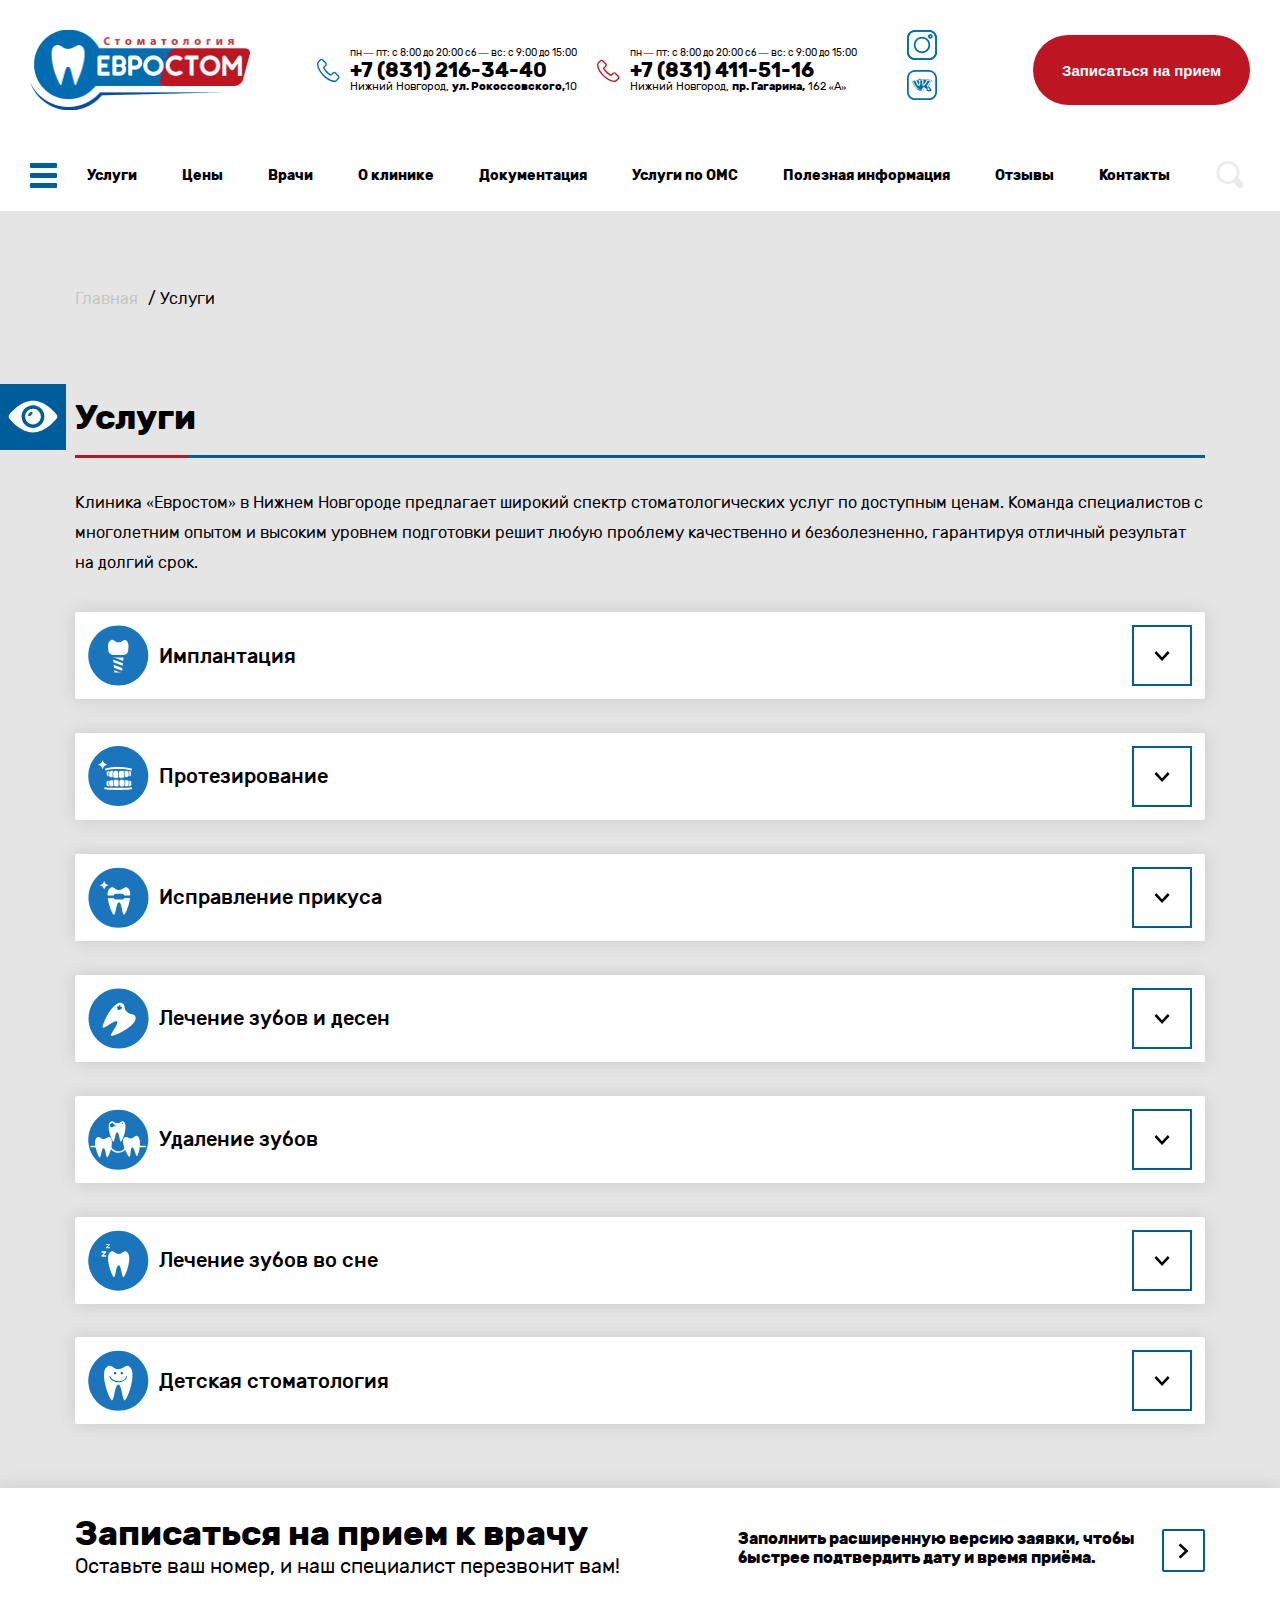
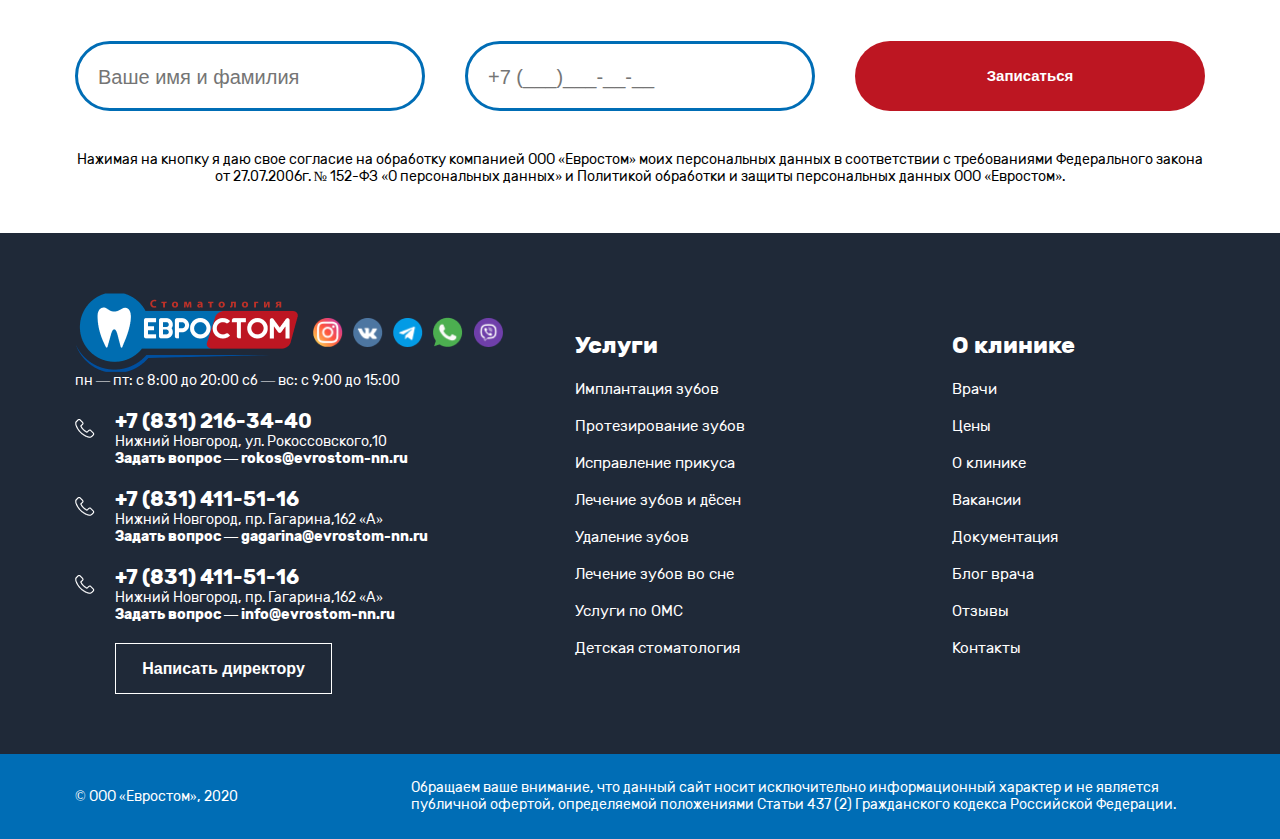
<file: services.html>
<!DOCTYPE html>
<html lang="ru">

<head>
    <meta charset="UTF-8">
    <meta name="viewport" content="width=device-width, initial-scale=1.0">
    <link rel="stylesheet" href="./normalize.css">
    <link rel="stylesheet" href="./swiper.min.css">
    <link rel="stylesheet" href="./fonts/rubik.css">
    <link rel="stylesheet" href="./style.css">
    <title>Услуги</title>
</head>

<body>
    <header>
        <div class="container container_big">

            <div>
                <div class="menu">
                    <div class="burger-menu">
                        <div class="burger-menu_item"></div>
                        <div class="burger-menu_item"></div>
                        <div class="burger-menu_item"></div>
                    </div>
                    <div class="menu-links">
                        <a href="./services.html">Услуги</a>
                        <a href="./price.html">Цены</a>
                        <a href="./doctors.html">Врачи</a>
                        <a href="./about.html">О клинике</a>
                        <a href="./documentation.html">Документация</a>
                        <a href="">Услуги по ОМС</a>
                        <a href="./advisable.html">Полезная информация</a>
                        <a href="./review.html">Отзывы</a>
                        <a href="./contact.html">Контакты</a>
                    </div>
                    <button class="menu-search">
                        <svg xmlns="http://www.w3.org/2000/svg" width="28" height="27" viewBox="0 0 28 27" ll="none">
                            <path
                                d="M26.5406 21.2768L22.0967 16.8329C22.9047 15.217 23.4433 13.3317 23.4433 11.4464C23.4433 5.11721 18.3261 0 11.9969 0C5.66774 0 0.550537 5.11721 0.550537 11.4464C0.550537 17.7756 5.66774 22.8928 11.9969 22.8928C13.8822 22.8928 15.7675 22.3541 17.3835 21.5461L21.8273 25.99C23.174 27.3367 25.1939 27.3367 26.5406 25.99C27.7525 24.6434 27.7525 22.6234 26.5406 21.2768ZM11.9969 20.1995C7.14904 20.1995 3.2438 16.2943 3.2438 11.4464C3.2438 6.5985 7.14904 2.69327 11.9969 2.69327C16.8448 2.69327 20.75 6.5985 20.75 11.4464C20.75 16.2943 16.8448 20.1995 11.9969 20.1995Z"
                                fill="#EBEBEB" />
                        </svg>
                    </button>
                </div>

                <div class="burger-close"></div>

            </div>


            <div class="header">
                <div class="header-logo">
                    <a href="./index.html"><img src="./img/logo.png" alt=""></a>
                </div>
                <div class="header-contact">
                    <img src="./img/phone-icon.svg" alt="">
                    <div class="header-contact__wrap">
                        <p>пн — пт: с 8:00 до 20:00 сб — вс: с 9:00 до 15:00</p>
                        <a href="tel:+78312163440" class="header-contact__wrap_phone">+7 (831) 216-34-40</a>
                        <a href="" class="header-contact__wrap_link">Нижний Новгород, <strong>ул.
                                Рокоссовского,</strong>10</a>
                    </div>
                </div>
                <div class="header-contact">
                    <img src="./img/phone-icon-2.svg" alt="">
                    <div class="header-contact__wrap">
                        <p>пн — пт: с 8:00 до 20:00 сб — вс: с 9:00 до 15:00</p>
                        <a href="tel:+78314115116" class="header-contact__wrap_phone">+7 (831) 411-51-16</a>
                        <a href="" class="header-contact__wrap_link">Нижний Новгород, <strong>пр. Гагарина,</strong> 162
                            «А»</a>
                    </div>
                </div>
                <div class="header-icon">
                    <img src="./img/insta-icon.svg" alt="">
                    <img src="./img/vk-icon.svg" alt="">
                </div>
                <button class="header-button but-red">Записаться на прием</button>
            </div>
            <div class="mobile-alignment">
                <div class="mobile-phone"></div>
                <div class="mobile-close"></div>
            </div>
        </div>
    </header>

    <section class="burger-section">
        <div class="container container_big">
            <div class="menu">
                <div class="burger-menu">
                    <div class="burger-menu_item"></div>
                    <div class="burger-menu_item"></div>
                    <div class="burger-menu_item"></div>
                </div>
                <div class="menu-links">
                    <a href="./services.html">Услуги</a>
                    <a href="./price.html">Цены</a>
                    <a href="./doctors.html">Врачи</a>
                    <a href="./about.html">О клинике</a>
                    <a href="./documentation.html">Документация</a>
                    <a href="">Услуги по ОМС</a>
                    <a href="./advisable.html">Полезная информация</a>
                    <a href="./review.html">Отзывы</a>
                    <a href="./contact.html">Контакты</a>
                </div>
                <button class="menu-search">
                    <svg xmlns="http://www.w3.org/2000/svg" width="28" height="27" viewBox="0 0 28 27" fill="none">
                        <path
                            d="M26.5406 21.2768L22.0967 16.8329C22.9047 15.217 23.4433 13.3317 23.4433 11.4464C23.4433 5.11721 18.3261 0 11.9969 0C5.66774 0 0.550537 5.11721 0.550537 11.4464C0.550537 17.7756 5.66774 22.8928 11.9969 22.8928C13.8822 22.8928 15.7675 22.3541 17.3835 21.5461L21.8273 25.99C23.174 27.3367 25.1939 27.3367 26.5406 25.99C27.7525 24.6434 27.7525 22.6234 26.5406 21.2768ZM11.9969 20.1995C7.14904 20.1995 3.2438 16.2943 3.2438 11.4464C3.2438 6.5985 7.14904 2.69327 11.9969 2.69327C16.8448 2.69327 20.75 6.5985 20.75 11.4464C20.75 16.2943 16.8448 20.1995 11.9969 20.1995Z"
                            fill="#EBEBEB" />
                    </svg>
                </button>
            </div>
        </div>
    </section>
    <div class="eye">
        <svg width="50" height="50" viewBox="0 0 50 50" fill="none" xmlns="http://www.w3.org/2000/svg">
            <g clip-path="url(#clip0)">
                <path
                    d="M24.9999 16.7207C20.6492 16.7207 17.1143 20.2557 17.1143 24.6064C17.1143 28.9571 20.6492 32.4921 24.9999 32.4921C29.3507 32.4921 32.8856 28.9571 32.8856 24.6064C32.8856 20.2557 29.3507 16.7207 24.9999 16.7207ZM24.4017 22.2679C23.4228 22.2679 22.607 23.0836 22.607 24.0626H19.9966C20.051 21.6153 22.0088 19.6574 24.4017 19.6574V22.2679Z"
                    fill="white" />
                <path
                    d="M48.929 22.9753C46.2642 19.6579 36.7469 8.83545 25 8.83545C13.2531 8.83545 3.73585 19.6579 1.07103 22.9753C0.309656 23.8998 0.309656 25.2594 1.07103 26.2383C3.73585 29.5558 13.2531 40.3782 25 40.3782C36.7469 40.3782 46.2642 29.5558 48.929 26.2383C49.6903 25.3138 49.6903 23.9542 48.929 22.9753ZM25 36.0275C18.6915 36.0275 13.5794 30.9154 13.5794 24.6068C13.5794 18.2983 18.6915 13.1862 25 13.1862C31.3085 13.1862 36.4206 18.2983 36.4206 24.6068C36.4206 30.9154 31.3085 36.0275 25 36.0275Z"
                    fill="white" />
            </g>
            <defs>
                <clipPath id="clip0">
                    <rect width="49" height="49" fill="white" transform="translate(0.5 0.106445)" />
                </clipPath>
            </defs>
        </svg>
    </div>

    <section class="services">
        <div class="container">
            <div class="title title_links">
                <a href="./index.html" class="title_link">Главная</a>
                <a href="./price.html" class="title_link">/ Услуги</a>
            </div>
            <div class="title title_line">
                <h2>Услуги</h2>
            </div>
            <div class="services-text">
                <span>Клиника «Евростом» в Нижнем Новгороде предлагает широкий спектр стоматологических услуг по
                    доступным ценам. Команда
                    специалистов с многолетним опытом и высоким уровнем подготовки решит любую проблему качественно и
                    безболезненно,
                    гарантируя отличный результат на долгий срок.</span>
            </div>
            <div class="acc">
                <div class="acc-header">
                    <div class="acc-header__title">
                        <img src="./img/services/1-1.svg" alt="">
                        <p>Имплантация</p>
                    </div>
                    <button class="acc-header__but">
                        <svg width="16" height="11" viewBox="0 0 16 11" fill="none" xmlns="http://www.w3.org/2000/svg">
                            <path
                                d="M2.22287 10.0181L7.9541 3.83465L13.6853 10.0181L15.4541 8.10981L7.9541 0.0180671L0.454101 8.10981L2.22287 10.0181Z"
                                fill="black" />
                        </svg>
                    </button>
                </div>
                <div class="services-wrap acc-item">
                    <button class="services-wrap__button"><a href="">Имплантация<br> «под ключ»</a></button>
                    <button class="services-wrap__button"><a href="">Одномоментная имплантация</a></button>
                    <button class="services-wrap__button"><a href="">Имплантация all-on-4</a></button>
                    <button class="services-wrap__button"><a href="">Имплантация all-on-6</a></button>
                    <button class="services-wrap__button"><a href="">Синус-лифтинг</a></button>
                    <button class="services-wrap__button"> <a href="">Костная пластика</a></button>
                    <button class="services-wrap__button"><a href="">Имплантация по 3D-шаблону</a></button>
                </div>
            </div>
            <div class="acc">
                <div class="acc-header">
                    <div class="acc-header__title">
                        <img src="./img/services/1-2.svg" alt="">
                        <p>Протезирование</p>
                    </div>
                    <button class="acc-header__but">
                        <svg width="16" height="11" viewBox="0 0 16 11" fill="none" xmlns="http://www.w3.org/2000/svg">
                            <path
                                d="M2.22287 10.0181L7.9541 3.83465L13.6853 10.0181L15.4541 8.10981L7.9541 0.0180671L0.454101 8.10981L2.22287 10.0181Z"
                                fill="black" />
                        </svg>
                    </button>
                </div>
                <div class="services-wrap acc-item">
                    <button class="services-wrap__button"><a href=""> Виниры</a></button>
                    <button class="services-wrap__button"><a href="">Коронки из прессован- ной керамики EMAX</a>
                    </button>
                    <button class="services-wrap__button"><a href="">Съёмное протезирование</a> </button>
                    <button class="services-wrap__button"><a href="">Протезирование на имлантатах</a> </button>
                    <button class="services-wrap__button"><a href="">Зубные коронки с опорой на свои зубы</a> </button>
                    <button class="services-wrap__button"><a href="">Мостовидные протезы</a> </button>
                </div>
            </div>
            <div class="acc">
                <div class="acc-header">
                    <div class="acc-header__title">
                        <img src="./img/services/1-3.svg" alt="">
                        <p>Исправление прикуса</p>
                    </div>
                    <button class="acc-header__but">
                        <svg width="16" height="11" viewBox="0 0 16 11" fill="none" xmlns="http://www.w3.org/2000/svg">
                            <path
                                d="M2.22287 10.0181L7.9541 3.83465L13.6853 10.0181L15.4541 8.10981L7.9541 0.0180671L0.454101 8.10981L2.22287 10.0181Z"
                                fill="black" />
                        </svg>
                    </button>
                </div>
                <div class="services-wrap acc-item">
                    <button class="services-wrap__button"><a href="">Брекет-системы</a> </button>
                    <button class="services-wrap__button"><a href="">Элайнеры</a> </button>
                    <button class="services-wrap__button"><a href="">Трейнеры и каппы</a> </button>
                </div>
            </div>
            <div class="acc">
                <div class="acc-header">
                    <div class="acc-header__title">
                        <img src="./img/services/1-4.svg" alt="">
                        <p>Лечение зубов и десен</p>
                    </div>
                    <button class="acc-header__but">
                        <svg width="16" height="11" viewBox="0 0 16 11" fill="none" xmlns="http://www.w3.org/2000/svg">
                            <path
                                d="M2.22287 10.0181L7.9541 3.83465L13.6853 10.0181L15.4541 8.10981L7.9541 0.0180671L0.454101 8.10981L2.22287 10.0181Z"
                                fill="black" />
                        </svg>
                    </button>
                </div>
                <div class="services-wrap acc-item">
                    <button class="services-wrap__button"><a href="">Лечение кариес</a> </button>
                    <button class="services-wrap__button"><a href="">Лечение каналов зуба</a> </button>
                    <button class="services-wrap__button"><a href="">Эстетическая реставрация</a> </button>
                    <button class="services-wrap__button"><a href="">Лечение гранулемы и кисты зуба</a> </button>
                    <button class="services-wrap__button"><a href="">Лечение пародонтоза</a> </button>
                    <button class="services-wrap__button"><a href=""> Плазмолифтинг дёсен</a></button>
                    <button class="services-wrap__button"><a href="">Лечение стоматита</a> </button>
                    <button class="services-wrap__button"><a href="">Профгигиена полости рта</a> </button>
                </div>
            </div>
            <div class="acc">
                <div class="acc-header">
                    <div class="acc-header__title">
                        <img src="./img/services/1-5.svg" alt="">
                        <p>Удаление зубов</p>
                    </div>
                    <button class="acc-header__but">
                        <svg width="16" height="11" viewBox="0 0 16 11" fill="none" xmlns="http://www.w3.org/2000/svg">
                            <path
                                d="M2.22287 10.0181L7.9541 3.83465L13.6853 10.0181L15.4541 8.10981L7.9541 0.0180671L0.454101 8.10981L2.22287 10.0181Z"
                                fill="black" />
                        </svg>
                    </button>
                </div>
                <div class="services-wrap acc-item">
                    <button class="services-wrap__button"><a href="">Удаление коренного зуба</a> </button>
                    <button class="services-wrap__button"><a href="">Удаление подвижного зуба</a> </button>
                    <button class="services-wrap__button"><a href="">Удаление однокорневого зуба</a> </button>
                    <button class="services-wrap__button"><a href="">Удаление многокорневого зуба</a> </button>
                    <button class="services-wrap__button"><a href="">Удаление ретиниро- ванного зуба</a> </button>
                    <button class="services-wrap__button"><a href="">Удаление зуба мудрости</a> </button>
                    <button class="services-wrap__button"><a href="">Удаление корня зуба</a> </button>
                </div>
            </div>
            <div class="acc">
                <div class="acc-header">
                    <div class="acc-header__title">
                        <img src="./img/services/1-6.svg" alt="">
                        <p>Лечение зубов во сне</p>
                    </div>
                    <button class="acc-header__but">
                        <svg width="16" height="11" viewBox="0 0 16 11" fill="none" xmlns="http://www.w3.org/2000/svg">
                            <path
                                d="M2.22287 10.0181L7.9541 3.83465L13.6853 10.0181L15.4541 8.10981L7.9541 0.0180671L0.454101 8.10981L2.22287 10.0181Z"
                                fill="black" />
                        </svg>
                    </button>
                </div>
                <div class="services-wrap acc-item">
                    <button class="services-wrap__button"><a href="">Удаление зубов</a> </button>
                    <button class="services-wrap__button"><a href="">Сложная хиругия: удаление кист, пластика дёсен,
                            костная пластика</a> </button>
                    <button class="services-wrap__button"><a href="">Терапия без боли: кариес и пульпит,
                            профессиональная чистка, лечение каналов</a> </button>
                    <button class="services-wrap__button"><a href=""> Имплантация</a></button>
                </div>
            </div>
            <div class="acc">
                <div class="acc-header">
                    <div class="acc-header__title">
                        <img src="./img/services/1-7.svg" alt="">
                        <p>Детская стоматология</p>
                    </div>
                    <button class="acc-header__but">
                        <svg width="16" height="11" viewBox="0 0 16 11" fill="none" xmlns="http://www.w3.org/2000/svg">
                            <path
                                d="M2.22287 10.0181L7.9541 3.83465L13.6853 10.0181L15.4541 8.10981L7.9541 0.0180671L0.454101 8.10981L2.22287 10.0181Z"
                                fill="black" />
                        </svg>
                    </button>
                </div>
                <div class="services-wrap acc-item">
                    <button class="services-wrap__button"><a href="">Лечение зубов и дёсен</a> </button>
                    <button class="services-wrap__button"><a href=""> Удаление зубов</a></button>
                    <button class="services-wrap__button"><a href="">Профгигиена полости рта и зубов</a> </button>
                    <button class="services-wrap__button"><a href=""> Коррекция прикуса</a></button>
                    <button class="services-wrap__button"><a href="">Протезирование молочных зубов</a> </button>
                </div>
            </div>
        </div>
    </section>


    <section class="signup">
        <div class="container">
            <div class="row">
                <div class="title">
                    <h2>Записаться на прием к врачу</h2>
                    <a href="">Оставьте ваш номер, и наш специалист перезвонит вам!</a>
                    <div class="buttons">
                        <p class="signup-text">Заполнить расширенную версию заявки, чтобы быстрее подтвердить дату и
                            время
                            приёма.</p>
                        <div class="slider-button slider-button_next">
                            <svg width="11" height="16" viewBox="0 0 11 16" fill="none"
                                xmlns="http://www.w3.org/2000/svg">
                                <path
                                    d="M0.593749 2.24631L6.77717 7.97754L0.59375 13.7088L2.50201 15.4775L10.5937 7.97754L2.50201 0.477539L0.593749 2.24631Z"
                                    fill="black" />
                            </svg>
                        </div>
                    </div>
                </div>
            </div>
            <div class="signup-form__wrap">
                <form class="form">
                    <input type="text" placeholder="Ваше имя и фамилия">
                    <input type="text" placeholder="+7 (___)___-__-__">
                    <button class="but-red">Записаться</button>
                </form>
                <a href="">Нажимая на кнопку я даю свое согласие на обработку компанией ООО «Евростом» моих персональных
                    данных в
                    соответствии с
                    требованиями Федерального закона от 27.07.2006г. № 152-ФЗ «О персональных данных» и Политикой
                    обработки
                    и защиты
                    персональных данных ООО «Евростом».</a>
            </div>
        </div>
    </section>



    <footer class="footer">
        <div class="container">
            <div class="row">
                <div class="footer-wrap">
                    <div class="footer-item">
                        <div class="row row-invert">
                            <img src="./img/logo-2.png" alt="" class="footer-item_logo">
                            <div class="footer-item_icons">
                                <a href=""><img src="./img/insta-2.png" alt=""></a>
                                <a href=""><img src="./img/vk-2.png" alt=""></a>
                                <a href=""><img src="./img/telegram-2.png" alt=""></a>
                                <a href=""><img src="./img/whatsup-2.png" alt=""></a>
                                <a href=""><img src="./img/viber-3.png" alt=""></a>
                            </div>
                        </div>
                        <div class="footer-item_time"> пн — пт: с 8:00 до 20:00 сб — вс: с 9:00 до 15:00 </div>
                        <div class="footer-contact">
                            <img src="./img/phone-white.png" alt="">
                            <div class="footer-contact__wrap">
                                <a href="tel:+78312163440" class="footer-contact__wrap_phone">+7 (831) 216-34-40</a>
                                <a href="" class="footer-contact__wrap_link">Нижний Новгород, ул. Рокоссовского,10</a>
                                <a href="mail:rokos@evrostom-nn.ru" class="footer-contact__wrap_mail">Задать вопрос —
                                    rokos@evrostom-nn.ru</a>
                            </div>
                        </div>
                        <div class="footer-contact">
                            <img src="./img/phone-white.png" alt="">
                            <div class="footer-contact__wrap">
                                <a href="tel:+78314115116" class="footer-contact__wrap_phone">+7 (831) 411-51-16</a>
                                <a href="" class="footer-contact__wrap_link">Нижний Новгород, пр. Гагарина,162 «А»</a>
                                <a href="mail:gagarina@evrostom-nn.ru" class="footer-contact__wrap_mail">Задать вопрос —
                                    gagarina@evrostom-nn.ru</a>
                            </div>
                        </div>
                        <div class="footer-contact">
                            <img src="./img/phone-white.png" alt="">
                            <div class="footer-contact__wrap">
                                <a href="tel:+78314115116" class="footer-contact__wrap_phone">+7 (831) 411-51-16</a>
                                <a href="" class="footer-contact__wrap_link">Нижний Новгород, пр. Гагарина,162 «А»</a>
                                <a href="mail:info@evrostom-nn.ru" class="footer-contact__wrap_mail">Задать вопрос —
                                    info@evrostom-nn.ru</a>
                            </div>
                        </div>
                        <button class="footer-button">Написать директору</button>
                    </div>
                </div>
                <div class="footer-wrap">
                    <div class="footer-item_links">
                        <p>Услуги</p>
                        <a href="./implant.html">Имплантация зубов</a>
                        <a href="">Протезирование зубов</a>
                        <a href="">Исправление прикуса</a>
                        <a href="">Лечение зубов и дёсен</a>
                        <a href="">Удаление зубов</a>
                        <a href="">Лечение зубов во сне</a>
                        <a href="">Услуги по ОМС</a>
                        <a href="">Детская стоматология</a>
                    </div>
                    <div class="footer-item_links">
                        <p>О клинике</p>
                        <a href="">Врачи </a>
                        <a href="./price.html">Цены</a>
                        <a href="">О клинике</a>
                        <a href="./vacancies.html">Вакансии</a>
                        <a href="./documentation.html">Документация</a>
                        <a href="">Блог врача</a>
                        <a href="">Отзывы</a>
                        <a href="./contact.html">Контакты</a>
                    </div>
                </div>
            </div>
        </div>
    </footer>

    <section class="info">
        <div class="container">
            <div class="row">
                <div class="text">© OOO «Евростом», 2020</div>
                <p>Обращаем ваше внимание, что данный сайт носит исключительно информационный характер и не является
                    публичной офертой, определяемой положениями Статьи 437 (2) Гражданского кодекса Российской
                    Федерации.
                </p>
            </div>
        </div>
    </section>

    <div class="scroll-top">
        <svg width="16" height="11" viewBox="0 0 16 11" fill="none" xmlns="http://www.w3.org/2000/svg">
            <path
                d="M2.16586 10.7643L7.89709 4.58087L13.6283 10.7643L15.3971 8.85602L7.89709 0.764283L0.397095 8.85602L2.16586 10.7643Z"
                fill="black" />
        </svg>
    </div>


    <div class="modal-mobile modal-mobile_phone">
        <div class="modal-mobile_contact_info">
            <p>пн — пт: с 8:00 до 20:00 сб — вс: с 9:00 до 15:00</p>
            <a href="tel:+78314115116">+7 (831) 411-51-16</a><br>
            <a href="" class="header-contact__wrap_link">Нижний Новгород, <strong>пр. Гагарина</strong>, 162 «А»</a>
        </div>
        <div class="modal-mobile_contact_info">
            <p>пн — пт: с 8:00 до 20:00 сб — вс: с 9:00 до 15:00</p>
            <a href="tel:+78312163440">+7 (831) 216-34-40</a><br>
            <a href="" class="header-contact__wrap_link">Нижний Новгород, <strong>ул. Рокоссовского</strong>, 10</a>
        </div>
        <div class="modal-mobile_social_links">
            <ul>
                <li><a href=""><img src="./img/insta_mobile.png" alt=""></a></li>
                <li><a href=""><img src="./img/vk_mobile.png" alt=""></a></li>
                <li><a href=""><img src="./img/telegram_mobile.png" alt=""></a></li>
                <li><a href=""><img src="./img/whatsup_mobile.png" alt=""></a></li>
                <li><a href=""><img src="./img/viber_mobile.png" alt=""></a></li>
            </ul>
        </div>
        <div class="mobile-container_button">
            <button class="but-red">Записаться на прием</button>
        </div>
    </div>

    <div class="modal-menu modal-menu_burger">
        <div class="find-mobile">

            <input type="text" class="find-text">
            <button class="button-find-mobile">Найти</button>
        </div>
        <ul class="modal-menu_navigation">
            <div class="modal-menu_droplist">



                <div class="acc-header">
                    <div class="acc-header__title">
                        <p>Услуги</p>
                    </div>

                    <button class="acc-header__but">
                        <svg width="16" height="11" viewBox="0 0 16 11" fill="none" xmlns="http://www.w3.org/2000/svg">
                            <path
                                d="M2.22287 10.0181L7.9541 3.83465L13.6853 10.0181L15.4541 8.10981L7.9541 0.0180671L0.454101 8.10981L2.22287 10.0181Z"
                                fill="black" />
                        </svg>
                    </button>
                </div>

                <div class="services-wrap acc-item">

                    <div class="acc">
                        <div class="acc-header">
                            <div class="acc-header__title">

                                <p>Имплантация</p>
                            </div>
                            <button class="acc-header__but">
                                <svg width="16" height="11" viewBox="0 0 16 11" fill="none"
                                    xmlns="http://www.w3.org/2000/svg">
                                    <path
                                        d="M2.22287 10.0181L7.9541 3.83465L13.6853 10.0181L15.4541 8.10981L7.9541 0.0180671L0.454101 8.10981L2.22287 10.0181Z"
                                        fill="black" />
                                </svg>
                            </button>
                        </div>
                        <div class="services-wrap acc-item">
                            <button class="services-wrap__button"><a href="">Имплантация<br> «под ключ»</a></button>
                            <button class="services-wrap__button"><a href="">Одномоментная имплантация</a></button>
                            <button class="services-wrap__button"><a href="">Имплантация all-on-4</a></button>
                            <button class="services-wrap__button"><a href="">Имплантация all-on-6</a></button>
                            <button class="services-wrap__button"><a href="">Синус-лифтинг</a></button>
                            <button class="services-wrap__button"> <a href="">Костная пластика</a></button>
                            <button class="services-wrap__button"><a href="">Имплантация по 3D-шаблону</a></button>
                        </div>
                    </div>
                    <div class="acc">
                        <div class="acc-header">
                            <div class="acc-header__title">

                                <p>Протезирование</p>
                            </div>
                            <button class="acc-header__but">
                                <svg width="16" height="11" viewBox="0 0 16 11" fill="none"
                                    xmlns="http://www.w3.org/2000/svg">
                                    <path
                                        d="M2.22287 10.0181L7.9541 3.83465L13.6853 10.0181L15.4541 8.10981L7.9541 0.0180671L0.454101 8.10981L2.22287 10.0181Z"
                                        fill="black" />
                                </svg>
                            </button>
                        </div>
                        <div class="services-wrap acc-item">
                            <button class="services-wrap__button"><a href=""> Виниры</a></button>
                            <button class="services-wrap__button"><a href="">Коронки из прессован- ной керамики EMAX</a>
                            </button>
                            <button class="services-wrap__button"><a href="">Съёмное протезирование</a> </button>
                            <button class="services-wrap__button"><a href="">Протезирование на имлантатах</a> </button>
                            <button class="services-wrap__button"><a href="">Зубные коронки с опорой на свои зубы</a>
                            </button>
                            <button class="services-wrap__button"><a href="">Мостовидные протезы</a> </button>
                        </div>
                    </div>
                    <div class="acc">
                        <div class="acc-header">
                            <div class="acc-header__title">

                                <p>Исправление прикуса</p>
                            </div>
                            <button class="acc-header__but">
                                <svg width="16" height="11" viewBox="0 0 16 11" fill="none"
                                    xmlns="http://www.w3.org/2000/svg">
                                    <path
                                        d="M2.22287 10.0181L7.9541 3.83465L13.6853 10.0181L15.4541 8.10981L7.9541 0.0180671L0.454101 8.10981L2.22287 10.0181Z"
                                        fill="black" />
                                </svg>
                            </button>
                        </div>
                        <div class="services-wrap acc-item">
                            <button class="services-wrap__button"><a href="">Брекет-системы</a> </button>
                            <button class="services-wrap__button"><a href="">Элайнеры</a> </button>
                            <button class="services-wrap__button"><a href="">Трейнеры и каппы</a> </button>
                        </div>
                    </div>
                    <div class="acc">
                        <div class="acc-header">
                            <div class="acc-header__title">

                                <p>Лечение зубов и десен</p>
                            </div>
                            <button class="acc-header__but">
                                <svg width="16" height="11" viewBox="0 0 16 11" fill="none"
                                    xmlns="http://www.w3.org/2000/svg">
                                    <path
                                        d="M2.22287 10.0181L7.9541 3.83465L13.6853 10.0181L15.4541 8.10981L7.9541 0.0180671L0.454101 8.10981L2.22287 10.0181Z"
                                        fill="black" />
                                </svg>
                            </button>
                        </div>
                        <div class="services-wrap acc-item">
                            <button class="services-wrap__button"><a href="">Лечение кариес</a> </button>
                            <button class="services-wrap__button"><a href="">Лечение каналов зуба</a> </button>
                            <button class="services-wrap__button"><a href="">Эстетическая реставрация</a> </button>
                            <button class="services-wrap__button"><a href="">Лечение гранулемы и кисты зуба</a>
                            </button>
                            <button class="services-wrap__button"><a href="">Лечение пародонтоза</a> </button>
                            <button class="services-wrap__button"><a href=""> Плазмолифтинг дёсен</a></button>
                            <button class="services-wrap__button"><a href="">Лечение стоматита</a> </button>
                            <button class="services-wrap__button"><a href="">Профгигиена полости рта</a> </button>
                        </div>
                    </div>
                    <div class="acc">
                        <div class="acc-header">
                            <div class="acc-header__title">

                                <p>Удаление зубов</p>
                            </div>
                            <button class="acc-header__but">
                                <svg width="16" height="11" viewBox="0 0 16 11" fill="none"
                                    xmlns="http://www.w3.org/2000/svg">
                                    <path
                                        d="M2.22287 10.0181L7.9541 3.83465L13.6853 10.0181L15.4541 8.10981L7.9541 0.0180671L0.454101 8.10981L2.22287 10.0181Z"
                                        fill="black" />
                                </svg>
                            </button>
                        </div>
                        <div class="services-wrap acc-item">
                            <button class="services-wrap__button"><a href="">Удаление коренного зуба</a> </button>
                            <button class="services-wrap__button"><a href="">Удаление подвижного зуба</a> </button>
                            <button class="services-wrap__button"><a href="">Удаление однокорневого зуба</a> </button>
                            <button class="services-wrap__button"><a href="">Удаление многокорневого зуба</a> </button>
                            <button class="services-wrap__button"><a href="">Удаление ретиниро- ванного зуба</a>
                            </button>
                            <button class="services-wrap__button"><a href="">Удаление зуба мудрости</a> </button>
                            <button class="services-wrap__button"><a href="">Удаление корня зуба</a> </button>
                        </div>
                    </div>
                    <div class="acc">
                        <div class="acc-header">
                            <div class="acc-header__title">

                                <p>Лечение зубов во сне</p>
                            </div>
                            <button class="acc-header__but">
                                <svg width="16" height="11" viewBox="0 0 16 11" fill="none"
                                    xmlns="http://www.w3.org/2000/svg">
                                    <path
                                        d="M2.22287 10.0181L7.9541 3.83465L13.6853 10.0181L15.4541 8.10981L7.9541 0.0180671L0.454101 8.10981L2.22287 10.0181Z"
                                        fill="black" />
                                </svg>
                            </button>
                        </div>
                        <div class="services-wrap acc-item">
                            <button class="services-wrap__button"><a href="">Удаление зубов</a> </button>
                            <button class="services-wrap__button"><a href="">Сложная хиругия: удаление кист, пластика
                                    дёсен,
                                    костная пластика</a> </button>
                            <button class="services-wrap__button"><a href="">Терапия без боли: кариес и пульпит,
                                    профессиональная чистка, лечение каналов</a> </button>
                            <button class="services-wrap__button"><a href=""> Имплантация</a></button>
                        </div>
                    </div>
                    <div class="acc">
                        <div class="acc-header">
                            <div class="acc-header__title">

                                <p>Детская стоматология</p>
                            </div>
                            <button class="acc-header__but">
                                <svg width="16" height="11" viewBox="0 0 16 11" fill="none"
                                    xmlns="http://www.w3.org/2000/svg">
                                    <path
                                        d="M2.22287 10.0181L7.9541 3.83465L13.6853 10.0181L15.4541 8.10981L7.9541 0.0180671L0.454101 8.10981L2.22287 10.0181Z"
                                        fill="black" />
                                </svg>
                            </button>
                        </div>
                        <div class="services-wrap acc-item">
                            <button class="services-wrap__button"><a href="">Лечение зубов и дёсен</a> </button>
                            <button class="services-wrap__button"><a href=""> Удаление зубов</a></button>
                            <button class="services-wrap__button"><a href="">Профгигиена полости рта и зубов</a>
                            </button>
                            <button class="services-wrap__button"><a href=""> Коррекция прикуса</a></button>
                            <button class="services-wrap__button"><a href="">Протезирование молочных зубов</a> </button>
                        </div>
                    </div>
                </div>
            </div>



            <li><a href="./price.html">Цены</a></li>
            <li><a href="./doctors.html">Врачи</a></li>
            <li><a href="./about.html">О клинике</a></li>
            <li><a href="./documentation.html">Документация</a></li>
            <li><a href="">Услуги по ОМС</a></li>
            <li><a href="./advisable.html">Полезная информация</a></li>
            <li><a href="./review.html">Отзывы</a></li>
            <li><a href="./contact.html">Контакты</a></li>
        </ul>


        <div class="button-contact_area">
            <button class="but-red">Записаться на прием</button>


            <div class="modal-menu_contact_info">
                <a href="tel:+78314115116">+7 (831) 411-51-16</a><br>
                <a href="" class="header-contact__wrap_link">Нижний Новгород, <strong>пр. Гагарина</strong>, 162 «А»</a>
            </div>
            <div class="modal-menu_contact_info">
                <a href="tel:+78312163440">+7 (831) 216-34-40</a><br>
                <a href="" class="header-contact__wrap_link">Нижний Новгород, <strong>ул. Рокоссовского</strong>, 10</a>
            </div>
        </div>
    </div>

    </div>
    </div>



    <script src="./swiper.min.js"></script>
    <script src='./script.js'></script>
    <script src='./script-popup.js'></script>
</body>

</html>
</file>
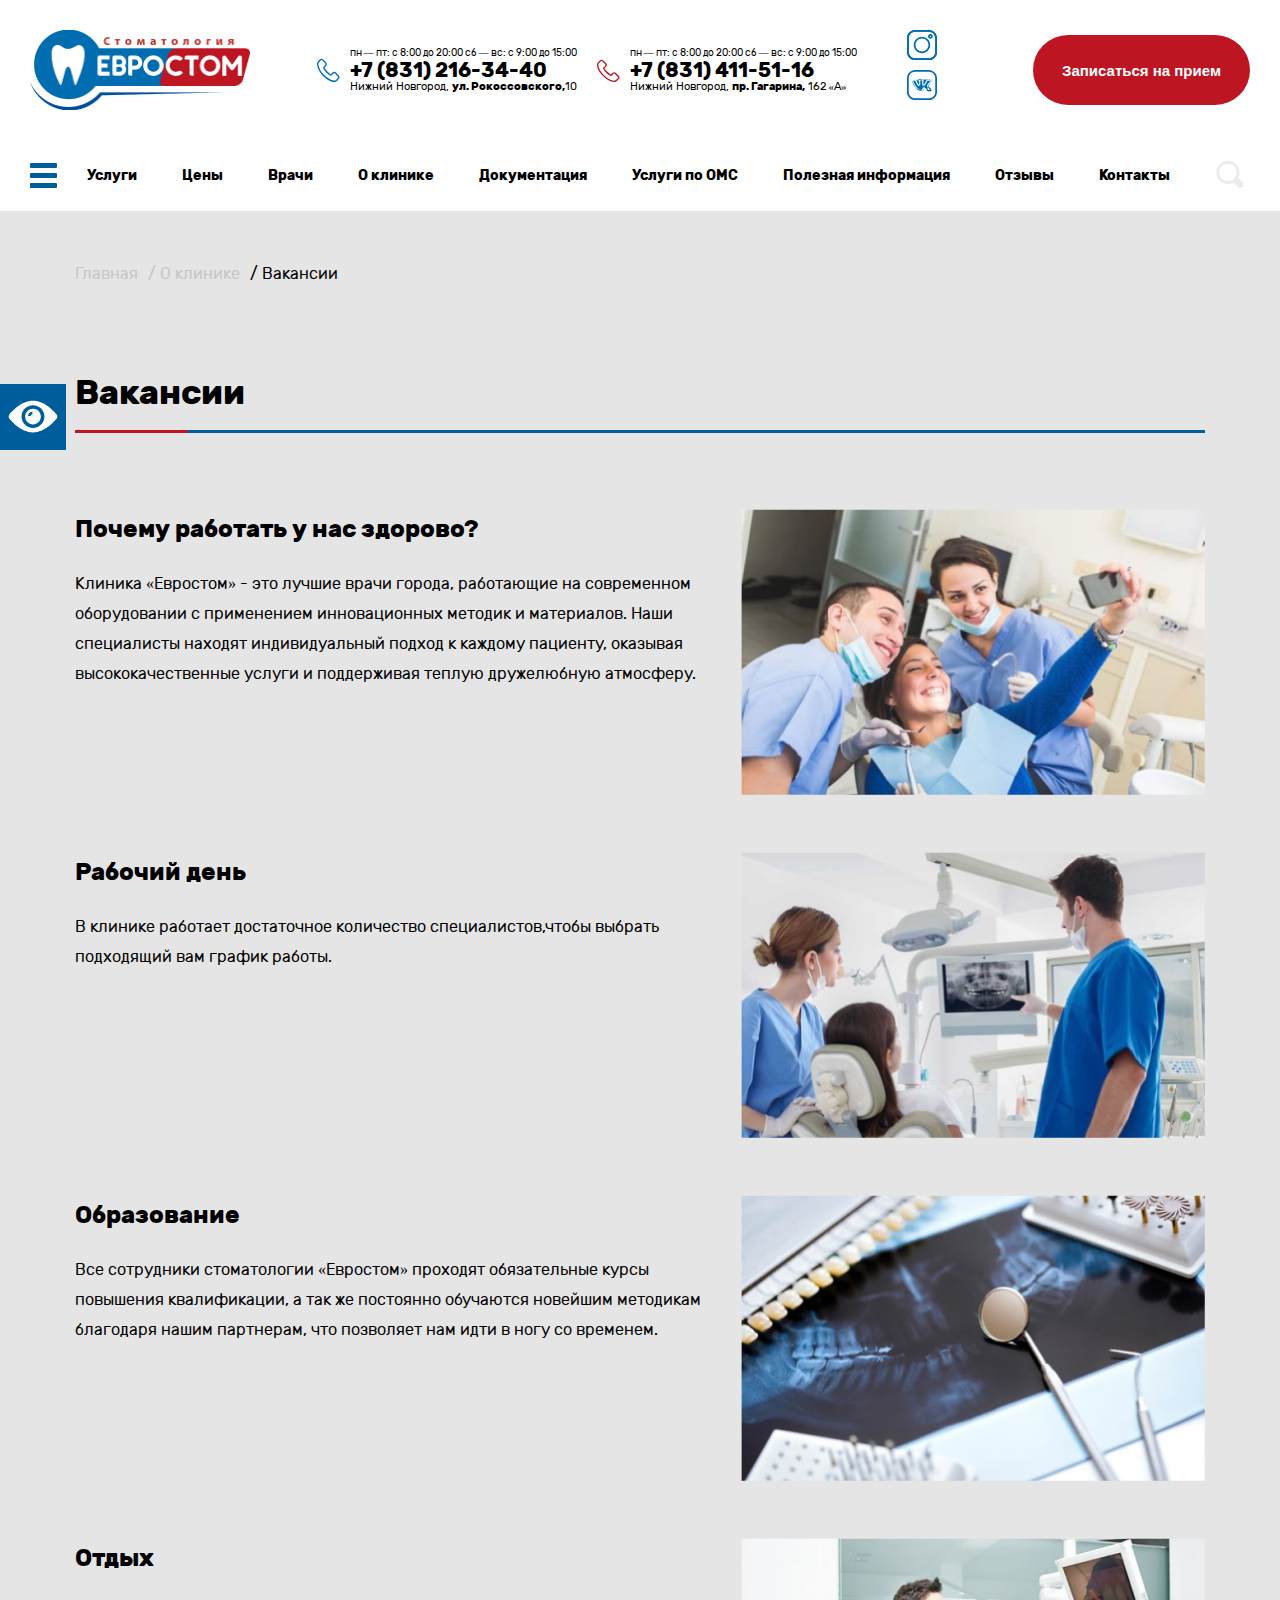
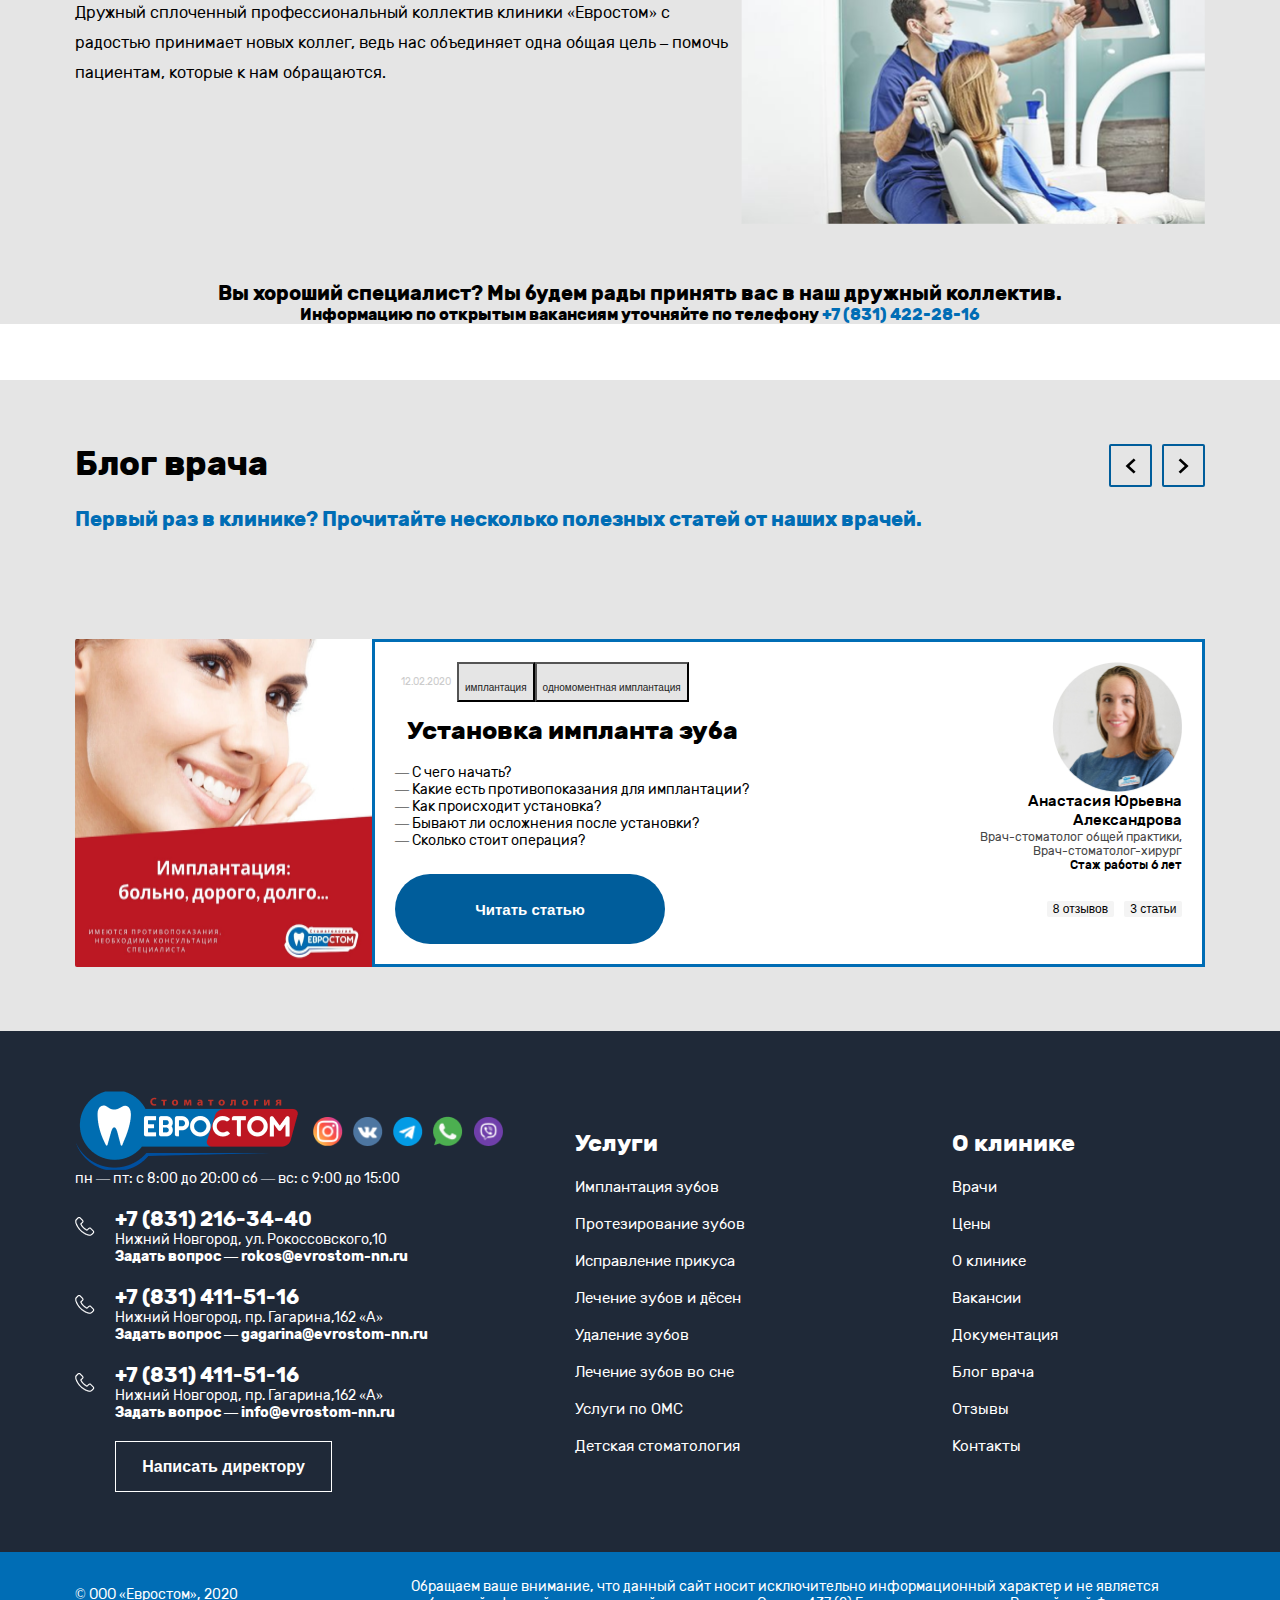
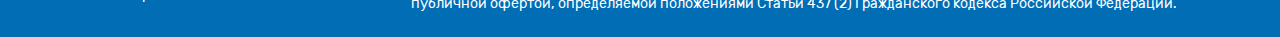
<file: vacancies.html>
<!DOCTYPE html>
<html lang="ru">

<head>
    <meta charset="UTF-8">
    <meta name="viewport" content="width=device-width, initial-scale=1.0">
    <link rel="stylesheet" href="./normalize.css">
    <link rel="stylesheet" href="./swiper.min.css">
    <link rel="stylesheet" href="./fonts/rubik.css">
    <link rel="stylesheet" href="./style.css">
    <title>Вакансии</title>
</head>

<body>
    <header>
        <div class="container container_big">

            <div>
                <div class="menu">
                    <div class="burger-menu">
                        <div class="burger-menu_item"></div>
                        <div class="burger-menu_item"></div>
                        <div class="burger-menu_item"></div>
                    </div>
                    <div class="menu-links">
                        <a href="./services.html">Услуги</a>
                        <a href="./price.html">Цены</a>
                        <a href="./doctors.html">Врачи</a>
                        <a href="./about.html">О клинике</a>
                        <a href="./documentation.html">Документация</a>
                        <a href="">Услуги по ОМС</a>
                        <a href="./advisable.html">Полезная информация</a>
                        <a href="./review.html">Отзывы</a>
                        <a href="./contact.html">Контакты</a>
                    </div>
                    <button class="menu-search">
                        <svg xmlns="http://www.w3.org/2000/svg" width="28" height="27" viewBox="0 0 28 27" ll="none">
                            <path
                                d="M26.5406 21.2768L22.0967 16.8329C22.9047 15.217 23.4433 13.3317 23.4433 11.4464C23.4433 5.11721 18.3261 0 11.9969 0C5.66774 0 0.550537 5.11721 0.550537 11.4464C0.550537 17.7756 5.66774 22.8928 11.9969 22.8928C13.8822 22.8928 15.7675 22.3541 17.3835 21.5461L21.8273 25.99C23.174 27.3367 25.1939 27.3367 26.5406 25.99C27.7525 24.6434 27.7525 22.6234 26.5406 21.2768ZM11.9969 20.1995C7.14904 20.1995 3.2438 16.2943 3.2438 11.4464C3.2438 6.5985 7.14904 2.69327 11.9969 2.69327C16.8448 2.69327 20.75 6.5985 20.75 11.4464C20.75 16.2943 16.8448 20.1995 11.9969 20.1995Z"
                                fill="#EBEBEB" />
                        </svg>
                    </button>
                </div>

                <div class="burger-close"></div>

            </div>


            <div class="header">
                <div class="header-logo">
                    <a href="./index.html">
                        <img src="./img/logo.png" alt="">
                    </a>
                </div>
                <div class="header-contact">
                    <img src="./img/phone-icon.svg" alt="">
                    <div class="header-contact__wrap">
                        <p>пн — пт: с 8:00 до 20:00 сб — вс: с 9:00 до 15:00</p>
                        <a href="tel:+78312163440" class="header-contact__wrap_phone">+7 (831) 216-34-40</a>
                        <a href="" class="header-contact__wrap_link">Нижний Новгород, <strong>ул.
                                Рокоссовского,</strong>10</a>
                    </div>
                </div>
                <div class="header-contact">
                    <img src="./img/phone-icon-2.svg" alt="">
                    <div class="header-contact__wrap">
                        <p>пн — пт: с 8:00 до 20:00 сб — вс: с 9:00 до 15:00</p>
                        <a href="tel:+78314115116" class="header-contact__wrap_phone">+7 (831) 411-51-16</a>
                        <a href="" class="header-contact__wrap_link">Нижний Новгород, <strong>пр. Гагарина,</strong> 162
                            «А»</a>
                    </div>
                </div>
                <div class="header-icon">
                    <img src="./img/insta-icon.svg" alt="">
                    <img src="./img/vk-icon.svg" alt="">
                </div>
                <button class="header-button but-red">Записаться на прием</button>
            </div>
            <div class="mobile-alignment">
                <div class="mobile-phone"></div>
                <div class="mobile-close"></div>
            </div>
        </div>
    </header>

    <section class="burger-section">
        <div class="container container_big">
            <div class="menu">
                <div class="burger-menu">
                    <div class="burger-menu_item"></div>
                    <div class="burger-menu_item"></div>
                    <div class="burger-menu_item"></div>
                </div>
                <div class="menu-links">
                    <a href="./services.html">Услуги</a>
                    <a href="./price.html">Цены</a>
                    <a href="./doctors.html">Врачи</a>
                    <a href="./about.html">О клинике</a>
                    <a href="./documentation.html">Документация</a>
                    <a href="">Услуги по ОМС</a>
                    <a href="./advisable.html">Полезная информация</a>
                    <a href="./review.html">Отзывы</a>
                    <a href="./contact.htma">Контакты</a>
                </div>
                <button class="menu-search">
                    <svg xmlns="http://www.w3.org/2000/svg" width="28" height="27" viewBox="0 0 28 27" fill="none">
                        <path
                            d="M26.5406 21.2768L22.0967 16.8329C22.9047 15.217 23.4433 13.3317 23.4433 11.4464C23.4433 5.11721 18.3261 0 11.9969 0C5.66774 0 0.550537 5.11721 0.550537 11.4464C0.550537 17.7756 5.66774 22.8928 11.9969 22.8928C13.8822 22.8928 15.7675 22.3541 17.3835 21.5461L21.8273 25.99C23.174 27.3367 25.1939 27.3367 26.5406 25.99C27.7525 24.6434 27.7525 22.6234 26.5406 21.2768ZM11.9969 20.1995C7.14904 20.1995 3.2438 16.2943 3.2438 11.4464C3.2438 6.5985 7.14904 2.69327 11.9969 2.69327C16.8448 2.69327 20.75 6.5985 20.75 11.4464C20.75 16.2943 16.8448 20.1995 11.9969 20.1995Z"
                            fill="#EBEBEB" />
                    </svg>
                </button>
            </div>
        </div>
    </section>
    <div class="eye">
        <svg width="50" height="50" viewBox="0 0 50 50" fill="none" xmlns="http://www.w3.org/2000/svg">
            <g clip-path="url(#clip0)">
                <path
                    d="M24.9999 16.7207C20.6492 16.7207 17.1143 20.2557 17.1143 24.6064C17.1143 28.9571 20.6492 32.4921 24.9999 32.4921C29.3507 32.4921 32.8856 28.9571 32.8856 24.6064C32.8856 20.2557 29.3507 16.7207 24.9999 16.7207ZM24.4017 22.2679C23.4228 22.2679 22.607 23.0836 22.607 24.0626H19.9966C20.051 21.6153 22.0088 19.6574 24.4017 19.6574V22.2679Z"
                    fill="white" />
                <path
                    d="M48.929 22.9753C46.2642 19.6579 36.7469 8.83545 25 8.83545C13.2531 8.83545 3.73585 19.6579 1.07103 22.9753C0.309656 23.8998 0.309656 25.2594 1.07103 26.2383C3.73585 29.5558 13.2531 40.3782 25 40.3782C36.7469 40.3782 46.2642 29.5558 48.929 26.2383C49.6903 25.3138 49.6903 23.9542 48.929 22.9753ZM25 36.0275C18.6915 36.0275 13.5794 30.9154 13.5794 24.6068C13.5794 18.2983 18.6915 13.1862 25 13.1862C31.3085 13.1862 36.4206 18.2983 36.4206 24.6068C36.4206 30.9154 31.3085 36.0275 25 36.0275Z"
                    fill="white" />
            </g>
            <defs>
                <clipPath id="clip0">
                    <rect width="49" height="49" fill="white" transform="translate(0.5 0.106445)" />
                </clipPath>
            </defs>
        </svg>
    </div>

    <section class="vacancies">
        <div class="container">
            <div class="title title_links">
                <a href="./index.html" class="title_link">Главная</a>
                <a href="./about.html" class="title_link">/ О клинике</a>
                <a href="./vacancies.html" class="title_link">/ Вакансии</a>
            </div>
            <div class="title title_line">
                <h2>Вакансии</h2>
            </div>
            <div class="vacancies-wrap">
                <div class="vacancies-item">
                    <div class="vacancies-item_text">
                        <p>Почему работать у нас здорово?</p>
                        <span>Клиника «Евростом» - это лучшие врачи города, работающие на современном оборудовании с
                            применением инновационных методик
                            и материалов. Наши специалисты находят индивидуальный подход к каждому пациенту, оказывая
                            высококачественные услуги и
                            поддерживая теплую дружелюбную атмосферу.</span>
                    </div>
                    <img src="./img/vacancies/1-1.png" alt="">
                </div>
                <div class="vacancies-item">
                    <div class="vacancies-item_text">
                        <p>Рабочий день</p>
                        <span>В клинике работает достаточное количество специалистов,чтобы выбрать подходящий вам график
                            работы.</span>
                    </div>
                    <img src="./img/vacancies/1-2.png" alt="">
                </div>
                <div class="vacancies-item">
                    <div class="vacancies-item_text">
                        <p>Образование</p>
                        <span>Все сотрудники стоматологии «Евростом» проходят обязательные курсы повышения квалификации,
                            а так же постоянно обучаются
                            новейшим методикам благодаря нашим партнерам, что позволяет нам идти в ногу со
                            временем.</span>
                    </div>
                    <img src="./img/vacancies/1-3.png" alt="">
                </div>
                <div class="vacancies-item">
                    <div class="vacancies-item_text">
                        <p>Отдых</p>
                        <span>Дружный сплоченный профессиональный коллектив клиники «Евростом» с радостью принимает
                            новых коллег, ведь нас объединяет
                            одна общая цель – помочь пациентам, которые к нам обращаются.</span>
                    </div>
                    <img src="./img/vacancies/1-4.png" alt="">
                </div>
            </div>
            <div class="vacancies-info">
                <p>Вы хороший специалист? Мы будем рады принять вас в наш дружный коллектив.</p>
                <span>Информацию по открытым вакансиям уточняйте по телефону <a href="tel:+78314222816">+7 (831)
                        422-28-16</a></span>
            </div>
        </div>
    </section>
    <section class="blog">
        <div class="container">
            <div class="title">
                <h2>Блог врача</h2>
                <a href="">Первый раз в клинике? Прочитайте несколько полезных статей от наших врачей.</a>
                <div class="buttons">
                    <div class="slider-button blog-button_prev">
                        <svg width="11" height="16" viewBox="0 0 11 16" fill="none" xmlns="http://www.w3.org/2000/svg">
                            <path
                                d="M10.5937 13.7088L4.41033 7.97754L10.5937 2.24631L8.68549 0.477539L0.59375 7.97754L8.68549 15.4775L10.5937 13.7088Z"
                                fill="black" />
                        </svg>
                    </div>
                    <div class="slider-button blog-button_next">
                        <svg width="11" height="16" viewBox="0 0 11 16" fill="none" xmlns="http://www.w3.org/2000/svg">
                            <path
                                d="M0.593749 2.24631L6.77717 7.97754L0.59375 13.7088L2.50201 15.4775L10.5937 7.97754L2.50201 0.477539L0.593749 2.24631Z"
                                fill="black" />
                        </svg>
                    </div>
                </div>
            </div>
            <div class="swiper-container blog-container">
                <div class="swiper-wrapper">
                    <div class="blog-wrap swiper-slide">
                        <img src="./img/b-1.png" alt="">
                        <div class="blog-item">
                            <div class="blog-item_wrap">
                                <div class="blog-item_buttons">
                                    <button class="date">12.02.2020</button>
                                    <button class="implant">имплантация</button>
                                    <button class="implant">одномоментная имплантация</button>
                                </div>
                                <div class="blog-item_title">Установка импланта зуба</div>
                                <div class="blog-item_p">
                                    <p>— С чего начать?</p>
                                    <p>— Какие есть противопоказания для имплантации?</p>
                                    <p>— Как происходит установка?</p>
                                    <p>— Бывают ли осложнения после установки?</p>
                                    <p>— Сколько стоит операция?</p>
                                </div>
                                <button class="but-blue">Читать статью</button>
                            </div>
                            <div class="blog-item_bio">
                                <img src="./img/1-1.png" alt="">
                                <p>Анастасия Юрьевна <br>Александрова</p>
                                <span>Врач-стоматолог общей практики,<br> Врач-стоматолог-хирург</span>
                                <div class="year">Стаж работы 6 лет</div>
                                <div class="button-row button-row_bottom">
                                    <button class="rev">8 отзывов</button>
                                    <button class="art">3 статьи</button>
                                </div>
                            </div>
                        </div>
                    </div>
                    <div class="blog-wrap swiper-slide">
                        <img src="./img/b-1.png" alt="">
                        <div class="blog-item">
                            <div class="blog-item_wrap">
                                <div class="blog-item_buttons">
                                    <button class="date">12.02.2020</button>
                                    <button class="implants">имплантация</button>
                                    <button class="implants">одномоментная имплантация</button>
                                </div>
                                <div class="blog-item_title">Установка импланта зуба</div>
                                <div class="blog-item_p">
                                    <p>— С чего начать?</p>
                                    <p>— Какие есть противопоказания для имплантации?</p>
                                    <p>— Как происходит установка?</p>
                                    <p>— Бывают ли осложнения после установки?</p>
                                    <p>— Сколько стоит операция?</p>
                                </div>
                                <button class="but-blue">Читать статью</button>
                            </div>
                            <div class="blog-item_bio">
                                <img src="./img/1-1.png" alt="">
                                <p>Анастасия Юрьевна <br>Александрова</p>
                                <span>Врач-стоматолог общей практики,<br> Врач-стоматолог-хирург</span>
                                <div class="year">Стаж работы 6 лет</div>
                                <div class="button-row button-row_bottom">
                                    <button class="rev">8 отзывов</button>
                                    <button class="art">3 статьи</button>
                                </div>
                            </div>
                        </div>
                    </div>
                </div>
            </div>
        </div>
    </section>



    <footer class="footer">
        <div class="container">
            <div class="row">
                <div class="footer-wrap">
                    <div class="footer-item">
                        <div class="row row-invert">
                            <img src="./img/logo-2.png" alt="" class="footer-item_logo">
                            <div class="footer-item_icons">
                                <a href=""><img src="./img/insta-2.png" alt=""></a>
                                <a href=""><img src="./img/vk-2.png" alt=""></a>
                                <a href=""><img src="./img/telegram-2.png" alt=""></a>
                                <a href=""><img src="./img/whatsup-2.png" alt=""></a>
                                <a href=""><img src="./img/viber-3.png" alt=""></a>
                            </div>
                        </div>
                        <div class="footer-item_time"> пн — пт: с 8:00 до 20:00 сб — вс: с 9:00 до 15:00 </div>
                        <div class="footer-contact">
                            <img src="./img/phone-white.png" alt="">
                            <div class="footer-contact__wrap">
                                <a href="tel:+78312163440" class="footer-contact__wrap_phone">+7 (831) 216-34-40</a>
                                <a href="" class="footer-contact__wrap_link">Нижний Новгород, ул. Рокоссовского,10</a>
                                <a href="mail:rokos@evrostom-nn.ru" class="footer-contact__wrap_mail">Задать вопрос —
                                    rokos@evrostom-nn.ru</a>
                            </div>
                        </div>
                        <div class="footer-contact">
                            <img src="./img/phone-white.png" alt="">
                            <div class="footer-contact__wrap">
                                <a href="tel:+78314115116" class="footer-contact__wrap_phone">+7 (831) 411-51-16</a>
                                <a href="" class="footer-contact__wrap_link">Нижний Новгород, пр. Гагарина,162 «А»</a>
                                <a href="mail:gagarina@evrostom-nn.ru" class="footer-contact__wrap_mail">Задать вопрос —
                                    gagarina@evrostom-nn.ru</a>
                            </div>
                        </div>
                        <div class="footer-contact">
                            <img src="./img/phone-white.png" alt="">
                            <div class="footer-contact__wrap">
                                <a href="tel:+78314115116" class="footer-contact__wrap_phone">+7 (831) 411-51-16</a>
                                <a href="" class="footer-contact__wrap_link">Нижний Новгород, пр. Гагарина,162 «А»</a>
                                <a href="mail:info@evrostom-nn.ru" class="footer-contact__wrap_mail">Задать вопрос —
                                    info@evrostom-nn.ru</a>
                            </div>
                        </div>
                        <button class="footer-button">Написать директору</button>
                    </div>
                </div>
                <div class="footer-wrap">
                    <div class="footer-item_links">
                        <p>Услуги</p>
                        <a href="./implant.html">Имплантация зубов</a>
                        <a href="">Протезирование зубов</a>
                        <a href="">Исправление прикуса</a>
                        <a href="">Лечение зубов и дёсен</a>
                        <a href="">Удаление зубов</a>
                        <a href="">Лечение зубов во сне</a>
                        <a href="">Услуги по ОМС</a>
                        <a href="">Детская стоматология</a>
                    </div>
                    <div class="footer-item_links">
                        <p>О клинике</p>
                        <a href="">Врачи </a>
                        <a href="">Цены</a>
                        <a href="">О клинике</a>
                        <a href="./vacancies.html">Вакансии</a>
                        <a href="./documentation.html">Документация</a>
                        <a href="">Блог врача</a>
                        <a href="">Отзывы</a>
                        <a href="./contact.html">Контакты</a>
                    </div>
                </div>
            </div>
        </div>
    </footer>

    <section class="info">
        <div class="container">
            <div class="row">
                <div class="text">© OOO «Евростом», 2020</div>
                <p>Обращаем ваше внимание, что данный сайт носит исключительно информационный характер и не является
                    публичной офертой, определяемой положениями Статьи 437 (2) Гражданского кодекса Российской
                    Федерации.
                </p>
            </div>
        </div>
    </section>

    <div class="scroll-top">
        <svg width="16" height="11" viewBox="0 0 16 11" fill="none" xmlns="http://www.w3.org/2000/svg">
            <path
                d="M2.16586 10.7643L7.89709 4.58087L13.6283 10.7643L15.3971 8.85602L7.89709 0.764283L0.397095 8.85602L2.16586 10.7643Z"
                fill="black" />
        </svg>
    </div>


    <div class="modal-mobile modal-mobile_phone">
        <div class="modal-mobile_contact_info">
            <p>пн — пт: с 8:00 до 20:00 сб — вс: с 9:00 до 15:00</p>
            <a href="tel:+78314115116">+7 (831) 411-51-16</a><br>
            <a href="" class="header-contact__wrap_link">Нижний Новгород, <strong>пр. Гагарина</strong>, 162 «А»</a>
        </div>
        <div class="modal-mobile_contact_info">
            <p>пн — пт: с 8:00 до 20:00 сб — вс: с 9:00 до 15:00</p>
            <a href="tel:+78312163440">+7 (831) 216-34-40</a><br>
            <a href="" class="header-contact__wrap_link">Нижний Новгород, <strong>ул. Рокоссовского</strong>, 10</a>
        </div>
        <div class="modal-mobile_social_links">
            <ul>
                <li><a href=""><img src="./img/insta_mobile.png" alt=""></a></li>
                <li><a href=""><img src="./img/vk_mobile.png" alt=""></a></li>
                <li><a href=""><img src="./img/telegram_mobile.png" alt=""></a></li>
                <li><a href=""><img src="./img/whatsup_mobile.png" alt=""></a></li>
                <li><a href=""><img src="./img/viber_mobile.png" alt=""></a></li>
            </ul>
        </div>
        <div class="mobile-container_button">
            <button class="but-red">Записаться на прием</button>
        </div>
    </div>

    <div class="modal-menu modal-menu_burger">
        <div class="find-mobile">

            <input type="text" class="find-text">
            <button class="button-find-mobile">Найти</button>
        </div>
        <ul class="modal-menu_navigation">
            <div class="modal-menu_droplist">



                <div class="acc-header">
                    <div class="acc-header__title">
                        <p>Услуги</p>
                    </div>

                    <button class="acc-header__but">
                        <svg width="16" height="11" viewBox="0 0 16 11" fill="none" xmlns="http://www.w3.org/2000/svg">
                            <path
                                d="M2.22287 10.0181L7.9541 3.83465L13.6853 10.0181L15.4541 8.10981L7.9541 0.0180671L0.454101 8.10981L2.22287 10.0181Z"
                                fill="black" />
                        </svg>
                    </button>
                </div>

                <div class="services-wrap acc-item">

                    <div class="acc">
                        <div class="acc-header">
                            <div class="acc-header__title">

                                <p>Имплантация</p>
                            </div>
                            <button class="acc-header__but">
                                <svg width="16" height="11" viewBox="0 0 16 11" fill="none"
                                    xmlns="http://www.w3.org/2000/svg">
                                    <path
                                        d="M2.22287 10.0181L7.9541 3.83465L13.6853 10.0181L15.4541 8.10981L7.9541 0.0180671L0.454101 8.10981L2.22287 10.0181Z"
                                        fill="black" />
                                </svg>
                            </button>
                        </div>
                        <div class="services-wrap acc-item">
                            <button class="services-wrap__button"><a href="">Имплантация<br> «под ключ»</a></button>
                            <button class="services-wrap__button"><a href="">Одномоментная имплантация</a></button>
                            <button class="services-wrap__button"><a href="">Имплантация all-on-4</a></button>
                            <button class="services-wrap__button"><a href="">Имплантация all-on-6</a></button>
                            <button class="services-wrap__button"><a href="">Синус-лифтинг</a></button>
                            <button class="services-wrap__button"> <a href="">Костная пластика</a></button>
                            <button class="services-wrap__button"><a href="">Имплантация по 3D-шаблону</a></button>
                        </div>
                    </div>
                    <div class="acc">
                        <div class="acc-header">
                            <div class="acc-header__title">

                                <p>Протезирование</p>
                            </div>
                            <button class="acc-header__but">
                                <svg width="16" height="11" viewBox="0 0 16 11" fill="none"
                                    xmlns="http://www.w3.org/2000/svg">
                                    <path
                                        d="M2.22287 10.0181L7.9541 3.83465L13.6853 10.0181L15.4541 8.10981L7.9541 0.0180671L0.454101 8.10981L2.22287 10.0181Z"
                                        fill="black" />
                                </svg>
                            </button>
                        </div>
                        <div class="services-wrap acc-item">
                            <button class="services-wrap__button"><a href=""> Виниры</a></button>
                            <button class="services-wrap__button"><a href="">Коронки из прессован- ной керамики EMAX</a>
                            </button>
                            <button class="services-wrap__button"><a href="">Съёмное протезирование</a> </button>
                            <button class="services-wrap__button"><a href="">Протезирование на имлантатах</a> </button>
                            <button class="services-wrap__button"><a href="">Зубные коронки с опорой на свои зубы</a>
                            </button>
                            <button class="services-wrap__button"><a href="">Мостовидные протезы</a> </button>
                        </div>
                    </div>
                    <div class="acc">
                        <div class="acc-header">
                            <div class="acc-header__title">

                                <p>Исправление прикуса</p>
                            </div>
                            <button class="acc-header__but">
                                <svg width="16" height="11" viewBox="0 0 16 11" fill="none"
                                    xmlns="http://www.w3.org/2000/svg">
                                    <path
                                        d="M2.22287 10.0181L7.9541 3.83465L13.6853 10.0181L15.4541 8.10981L7.9541 0.0180671L0.454101 8.10981L2.22287 10.0181Z"
                                        fill="black" />
                                </svg>
                            </button>
                        </div>
                        <div class="services-wrap acc-item">
                            <button class="services-wrap__button"><a href="">Брекет-системы</a> </button>
                            <button class="services-wrap__button"><a href="">Элайнеры</a> </button>
                            <button class="services-wrap__button"><a href="">Трейнеры и каппы</a> </button>
                        </div>
                    </div>
                    <div class="acc">
                        <div class="acc-header">
                            <div class="acc-header__title">

                                <p>Лечение зубов и десен</p>
                            </div>
                            <button class="acc-header__but">
                                <svg width="16" height="11" viewBox="0 0 16 11" fill="none"
                                    xmlns="http://www.w3.org/2000/svg">
                                    <path
                                        d="M2.22287 10.0181L7.9541 3.83465L13.6853 10.0181L15.4541 8.10981L7.9541 0.0180671L0.454101 8.10981L2.22287 10.0181Z"
                                        fill="black" />
                                </svg>
                            </button>
                        </div>
                        <div class="services-wrap acc-item">
                            <button class="services-wrap__button"><a href="">Лечение кариес</a> </button>
                            <button class="services-wrap__button"><a href="">Лечение каналов зуба</a> </button>
                            <button class="services-wrap__button"><a href="">Эстетическая реставрация</a> </button>
                            <button class="services-wrap__button"><a href="">Лечение гранулемы и кисты зуба</a>
                            </button>
                            <button class="services-wrap__button"><a href="">Лечение пародонтоза</a> </button>
                            <button class="services-wrap__button"><a href=""> Плазмолифтинг дёсен</a></button>
                            <button class="services-wrap__button"><a href="">Лечение стоматита</a> </button>
                            <button class="services-wrap__button"><a href="">Профгигиена полости рта</a> </button>
                        </div>
                    </div>
                    <div class="acc">
                        <div class="acc-header">
                            <div class="acc-header__title">

                                <p>Удаление зубов</p>
                            </div>
                            <button class="acc-header__but">
                                <svg width="16" height="11" viewBox="0 0 16 11" fill="none"
                                    xmlns="http://www.w3.org/2000/svg">
                                    <path
                                        d="M2.22287 10.0181L7.9541 3.83465L13.6853 10.0181L15.4541 8.10981L7.9541 0.0180671L0.454101 8.10981L2.22287 10.0181Z"
                                        fill="black" />
                                </svg>
                            </button>
                        </div>
                        <div class="services-wrap acc-item">
                            <button class="services-wrap__button"><a href="">Удаление коренного зуба</a> </button>
                            <button class="services-wrap__button"><a href="">Удаление подвижного зуба</a> </button>
                            <button class="services-wrap__button"><a href="">Удаление однокорневого зуба</a> </button>
                            <button class="services-wrap__button"><a href="">Удаление многокорневого зуба</a> </button>
                            <button class="services-wrap__button"><a href="">Удаление ретиниро- ванного зуба</a>
                            </button>
                            <button class="services-wrap__button"><a href="">Удаление зуба мудрости</a> </button>
                            <button class="services-wrap__button"><a href="">Удаление корня зуба</a> </button>
                        </div>
                    </div>
                    <div class="acc">
                        <div class="acc-header">
                            <div class="acc-header__title">

                                <p>Лечение зубов во сне</p>
                            </div>
                            <button class="acc-header__but">
                                <svg width="16" height="11" viewBox="0 0 16 11" fill="none"
                                    xmlns="http://www.w3.org/2000/svg">
                                    <path
                                        d="M2.22287 10.0181L7.9541 3.83465L13.6853 10.0181L15.4541 8.10981L7.9541 0.0180671L0.454101 8.10981L2.22287 10.0181Z"
                                        fill="black" />
                                </svg>
                            </button>
                        </div>
                        <div class="services-wrap acc-item">
                            <button class="services-wrap__button"><a href="">Удаление зубов</a> </button>
                            <button class="services-wrap__button"><a href="">Сложная хиругия: удаление кист, пластика
                                    дёсен,
                                    костная пластика</a> </button>
                            <button class="services-wrap__button"><a href="">Терапия без боли: кариес и пульпит,
                                    профессиональная чистка, лечение каналов</a> </button>
                            <button class="services-wrap__button"><a href=""> Имплантация</a></button>
                        </div>
                    </div>
                    <div class="acc">
                        <div class="acc-header">
                            <div class="acc-header__title">

                                <p>Детская стоматология</p>
                            </div>
                            <button class="acc-header__but">
                                <svg width="16" height="11" viewBox="0 0 16 11" fill="none"
                                    xmlns="http://www.w3.org/2000/svg">
                                    <path
                                        d="M2.22287 10.0181L7.9541 3.83465L13.6853 10.0181L15.4541 8.10981L7.9541 0.0180671L0.454101 8.10981L2.22287 10.0181Z"
                                        fill="black" />
                                </svg>
                            </button>
                        </div>
                        <div class="services-wrap acc-item">
                            <button class="services-wrap__button"><a href="">Лечение зубов и дёсен</a> </button>
                            <button class="services-wrap__button"><a href=""> Удаление зубов</a></button>
                            <button class="services-wrap__button"><a href="">Профгигиена полости рта и зубов</a>
                            </button>
                            <button class="services-wrap__button"><a href=""> Коррекция прикуса</a></button>
                            <button class="services-wrap__button"><a href="">Протезирование молочных зубов</a> </button>
                        </div>
                    </div>
                </div>
            </div>



            <li><a href="./price.html">Цены</a></li>
            <li><a href="./doctors.html">Врачи</a></li>
            <li><a href="./about.html">О клинике</a></li>
            <li><a href="./documentation.html">Документация</a></li>
            <li><a href="">Услуги по ОМС</a></li>
            <li><a href="./advisable.html">Полезная информация</a></li>
            <li><a href="./review.html">Отзывы</a></li>
            <li><a href="./contact.html">Контакты</a></li>
        </ul>


        <div class="button-contact_area">
            <button class="but-red">Записаться на прием</button>


            <div class="modal-menu_contact_info">
                <a href="tel:+78314115116">+7 (831) 411-51-16</a><br>
                <a href="" class="header-contact__wrap_link">Нижний Новгород, <strong>пр. Гагарина</strong>, 162 «А»</a>
            </div>
            <div class="modal-menu_contact_info">
                <a href="tel:+78312163440">+7 (831) 216-34-40</a><br>
                <a href="" class="header-contact__wrap_link">Нижний Новгород, <strong>ул. Рокоссовского</strong>, 10</a>
            </div>
        </div>
    </div>

    </div>
    </div>



    <script src="./swiper.min.js"></script>
    <script src='./script.js'></script>
    <script src='./script-popup.js'></script>
</body>

</html>
</file>
<file: fonts/rubik.css>
@font-face {
    font-family: 'Rubik';
    src: local('Rubik Light'), local('Rubik-Light'), url('../fonts/Rubiklight.woff2') format('woff2'), url('../fonts/Rubiklight.woff') format('woff'), url('../fonts/Rubiklight.ttf') format('truetype');
    font-weight: 300;
    font-style: normal;
}
@font-face {
    font-family: 'Rubik';
    src: local('Rubik Light Italic'), local('Rubik-LightItalic'), url('Rubiklightitalic.woff2') format('woff2'), url('Rubiklightitalic.woff') format('woff'), url('Rubiklightitalic.ttf') format('truetype');
    font-weight: 300;
    font-style: italic;
}
@font-face {
    font-family: 'Rubik';
    src: local('Rubik'), local('Rubik-Regular'), url('Rubik.woff2') format('woff2'), url('Rubik.woff') format('woff'), url('Rubik.ttf') format('truetype');
    font-weight: 400;
    font-style: normal;
}
@font-face {
    font-family: 'Rubik';
    src: local('Rubik Italic'), local('Rubik-Italic'), url('Rubikitalic.woff2') format('woff2'), url('Rubikitalic.woff') format('woff'), url('Rubikitalic.ttf') format('truetype');
    font-weight: 400;
    font-style: italic;
}
@font-face {
    font-family: 'Rubik';
    src: local('Rubik Medium'), local('Rubik-Medium'), url('Rubikmedium.woff2') format('woff2'), url('Rubikmedium.woff') format('woff'), url('Rubikmedium.ttf') format('truetype');
    font-weight: 500;
    font-style: normal;
}
@font-face {
    font-family: 'Rubik';
    src: local('Rubik Medium Italic'), local('Rubik-MediumItalic'), url('Rubikmediumitalic.woff2') format('woff2'), url('Rubikmediumitalic.woff') format('woff'), url('Rubikmediumitalic.ttf') format('truetype');
    font-weight: 500;
    font-style: italic;
}
@font-face {
    font-family: 'Rubik';
    src: local('Rubik Bold'), local('Rubik-Bold'), url('Rubikbold.woff2') format('woff2'), url('Rubikbold.woff') format('woff'), url('Rubikbold.ttf') format('truetype');
    font-weight: 700;
    font-style: normal;
}
@font-face {
    font-family: 'Rubik';
    src: local('Rubik Bold Italic'), local('Rubik-BoldItalic'), url('Rubikbolditalic.woff2') format('woff2'), url('Rubikbolditalic.woff') format('woff'), url('Rubikbolditalic.ttf') format('truetype');
    font-weight: 700;
    font-style: italic;
}
@font-face {
    font-family: 'Rubik';
    src: local('Rubik Black'), local('Rubik-Black'), url('Rubikblack.woff2') format('woff2'), url('Rubikblack.woff') format('woff'), url('Rubikblack.ttf') format('truetype');
    font-weight: 900;
    font-style: normal;
}
@font-face {
    font-family: 'Rubik';
    src: local('Rubik Black Italic'), local('Rubik-BlackItalic'), url('Rubikblackitalic.woff2') format('woff2'), url('Rubikblackitalic.woff') format('woff'), url('Rubikblackitalic.ttf') format('truetype');
    font-weight: 900;
    font-style: italic;
}
</file>
<file: style.css>
@charset "UTF-8";

@font-face {
  font-family: 'Rubik';
  src: local("Rubik Light"), local("Rubik-Light"), url("Rubiklight.woff2") format("woff2"), url("Rubiklight.woff") format("woff"), url("Rubiklight.ttf") format("truetype");
  font-weight: 300;
  font-style: normal;
}

strong {
  font-weight: bold;
}

body {
  font-size: 10px;
  font-family: 'Rubik';
}

@media (max-width: 1175px) {
  body {
    font-size: 8px;
  }

}

@media (max-width: 767px) {
  body {
    font-size: 6px;
  }
}

/* -= =- */

header .menu {
  display: none;
}

.mobile-map {
  display: none;
}

.implant-wrap .implant-wrap_text h2 {
  display: none;
}

.mobile-prosthesis {
  display: none;
}

.modal-mobile {
  display: none;
}

.mobile-close {
  display: none;
}

.history-grey .history-item .bio {
  display: none
}

.mobile-only-h2 {
  display: none;
}

.mobile-gallery {
  display: none;
}

.modal-menu {
  display: none;
}

.burger-close {
  display: none;
}

.mobile-short_cut {
  display: none;
}

.dectop-hidden {
  display: none;
}

.doctor-img_hide {
  display: none;
}

.mobile-phone-check {
  display: none;
}

.centovshik-mobile {
  display: none;
}

.diplom-container:nth-child(2) {
  display: none;
}

.implant-case-mobile {
  display: none;
}

.review-item_bio_last {
  display: none;
}

.desctop_version {
  display: flex;
}

.modal-appointment-to-doctor {
  display: block;
}

/* -= =- */

.row {
  display: -webkit-box;
  display: -ms-flexbox;
  display: flex;
}

.container {
  max-width: 1160px;
  width: 100%;
  padding-left: 15px;
  padding-right: 15px;
  margin: 0 auto;
}

.container_big {
  max-width: 1440px;
  width: 100%;
  padding-left: 30px;
  padding-right: 30px;
  margin: 0 auto;
}

.container_small {
  max-width: 1060px;
  width: 100%;
  padding-left: 15px;
  padding-right: 15px;
  margin: 0 auto;
}

.header {
  display: -webkit-box;
  display: -ms-flexbox;
  display: flex;
  -webkit-box-align: center;
  -ms-flex-align: center;
  align-items: center;
  margin-top: 30px;
  margin-bottom: 30px;
}

.header-logo {
  margin-right: auto;
}

.header-logo img {
  max-width: 220px;
  width: 100%;
}

@media (max-width: 1024px) {
  .header-logo {
    max-width: 134px;
  }
}

.header-contact {
  display: -webkit-box;
  display: -ms-flexbox;
  display: flex;
  -webkit-box-align: center;
  -ms-flex-align: center;
  align-items: center;
  margin-right: 20px;
  position: relative;
}

.header-contact:last-child {
  margin-right: 0;
}

.header-contact img {
  margin-right: 10px;
}

@media (max-width: 1024px) {
  .header-contact img {
    position: absolute;
    width: 10px;
    top: 50%;
    left: 0;
    -webkit-transform: translateY(-50%);
    transform: translateY(-50%);
  }
}

.header-contact__wrap {
  display: -webkit-box;
  display: -ms-flexbox;
  display: flex;
  -webkit-box-orient: vertical;
  -webkit-box-direction: normal;
  -ms-flex-direction: column;
  flex-direction: column;
}

.header-contact__wrap p {
  font-family: 'Rubik';
  font-style: normal;
  font-weight: normal;
  font-size: 1em;
  line-height: 14px;
  color: #000000;
}

.header-contact__wrap_link {
  text-decoration: none;
  cursor: pointer;
  font-family: 'Rubik';
  font-style: normal;
  font-weight: normal;
  font-size: 1.1em;
  line-height: 14px;
  color: #000000;
}

.header-contact__wrap_link:hover {
  text-decoration: underline;
}

.header-contact__wrap_phone {
  font-family: Rubik;
  font-style: normal;
  font-weight: bold;
  font-size: 2em;
  text-decoration: none;
  color: #000000;
}

@media (max-width: 1024px) {
  .header-contact__wrap_phone {
    margin-left: 10px;
  }
}

.header-icon {
  display: -webkit-box;
  display: -ms-flexbox;
  display: flex;
  -webkit-box-orient: vertical;
  -webkit-box-direction: normal;
  -ms-flex-direction: column;
  flex-direction: column;
  -webkit-box-align: center;
  -ms-flex-align: center;
  align-items: center;
  margin-right: 30px;
  margin-left: 30px;
}

@media (max-width: 1024px) {
  .header-icon {
    display: none;
  }
}

.header-icon img {
  width: 30px;
  height: 30px;
  margin-bottom: 10px;
}

.header-button {
  margin-left: auto;
}

.header-button:hover {
  -webkit-box-shadow: -3px -3px 8px rgba(189, 22, 34, 0.3), 3px 3px 8px rgba(189, 22, 34, 0.3);
  box-shadow: -3px -3px 8px rgba(189, 22, 34, 0.3), 3px 3px 8px rgba(189, 22, 34, 0.3);
}

.menu {
  display: -webkit-box;
  display: -ms-flexbox;
  display: flex;
  -webkit-box-align: center;
  -ms-flex-align: center;
  align-items: center;
  padding-top: 20px;
  padding-bottom: 20px;
}

.menu-links {
  display: -webkit-box;
  display: -ms-flexbox;
  display: flex;
  -webkit-box-pack: justify;
  -ms-flex-pack: justify;
  justify-content: space-between;
  -webkit-box-align: center;
  -ms-flex-align: center;
  align-items: center;
  width: 100%;
}

.menu-links a {
  font-style: normal;
  font-weight: bold;
  font-size: 1.4em;
  line-height: 17px;
  color: #000000;
  text-decoration: none;
  position: relative;
}

@media (max-width: 1024px) {
  .menu-links a {
    font-size: 1.2em;
  }
}

.menu-links a::after {
  content: '';
  width: 0;
  position: absolute;
  height: 3px;
  background: #006DB5;
  border-radius: 1px;
  left: 50%;
  bottom: -3px;
  -webkit-transition: all .3s ease-in-out;
  transition: all .3s ease-in-out;
}

.menu-links a:hover:after,
.menu-links a:focus:after {
  width: 100%;
  left: 0;
}

.menu-links a:active {
  color: #BD1622;
}

.menu-search {
  background-color: transparent;
  border: none;
  margin-left: 40px;
  cursor: pointer;
}

.menu-search path {
  -webkit-transition: all .3s ease-in-out;
  transition: all .3s ease-in-out;
}

.menu-search:hover path {
  fill: #005D9B;
}

.menu .burger-menu {
  display: -webkit-box;
  display: -ms-flexbox;
  display: flex;
  -webkit-box-orient: vertical;
  -webkit-box-direction: normal;
  -ms-flex-direction: column;
  flex-direction: column;
  width: 30px;
  margin-right: 30px;
  cursor: pointer;
}



.menu .burger-menu_item {
  background-color: #005D9B;
  border-radius: 1px;
  height: 5px;
  margin-bottom: 5px;
}

.menu .burger-menu_item:last-child {
  margin-bottom: 0;
}

.eye {
  width: 66px;
  height: 66px;
  background-color: #005D9B;
  display: -webkit-box;
  display: -ms-flexbox;
  display: flex;
  -webkit-box-align: center;
  -ms-flex-align: center;
  align-items: center;
  -webkit-box-pack: center;
  -ms-flex-pack: center;
  justify-content: center;
  position: fixed;
  cursor: pointer;
  bottom: 50%;
}

.eye:hover {
  background-color: #ffffff;
}

.eye:hover path {
  fill: #005D9B;
}

.banner {
  background-image: url(./img/banner-girl-1.png);
  background-repeat: no-repeat;
  background-size: cover;
  padding-bottom: 10%;
}

.banner_2 {
  background-image: url(./img/about/banner_png.png);
  background-repeat: no-repeat;
  background-size: cover;
  padding-bottom: 10%;
}

.banner_3 {
  background-image: url(./img/banner_3.png);
  background-repeat: no-repeat;
  background-size: cover;
  padding-bottom: 10%;
  background-position-x: 60%;
}

.banner_4 {
  background-image: url(./img/rotoz/bg.png);
  background-repeat: no-repeat;
  background-size: cover;
  padding-bottom: 10%;
  position: relative;
}

.banner_4:after {
  position: absolute;
  content: '';
  right: 10%;
  top: 0;
  background-image: url(./img/rotoz/1-4.png);
  background-repeat: no-repeat;
  width: 179px;
  height: 200px;
}

.banner_4 .banner-wrap {
  position: relative;
}

.banner_4 .banner-wrap .banner-img {
  position: absolute;
  top: 20%;
  right: 0;
}

.banner_4 .banner-text {
  max-width: 623px;
  width: 100%;
  position: relative;
}

.banner_4 .banner-text:before {
  position: absolute;
  content: '';
  right: 20%;
  top: 100%;
  background-image: url(./img/rotoz/1-3.png);
  background-repeat: no-repeat;
  width: 179px;
  height: 179px;
}

.banner_4 .banner-text h1,
.banner_4 .banner-text h2 {
  color: #000000;
}

.banner_4 .banner-text h1 {
  position: relative;
}

.banner_4 .banner-text h1:before {
  position: absolute;
  content: '';
  background-image: url(./img/rotoz/logo.png);
  right: 30%;
  top: 50%;
  -webkit-transform: translate(50%, -50%);
  transform: translate(50%, -50%);
  background-repeat: no-repeat;
  width: 195px;
  height: 55px;
}

.banner_4 .but-red {
  background: #EE5A48;
}

.banner-wrap {
  min-height: 564px;
  display: -webkit-box;
  display: -ms-flexbox;
  display: flex;
  -webkit-box-orient: vertical;
  -webkit-box-direction: normal;
  -ms-flex-direction: column;
  flex-direction: column;
  -webkit-box-pack: center;
  -ms-flex-pack: center;
  justify-content: center;
}

.banner-text h1 {
  font-style: normal;
  font-weight: bold;
  font-size: 3em;
  line-height: 47px;
  color: #ffffff;
  margin-bottom: 20px;
}

.banner-text h2 {
  color: #ffffff;
  font-style: normal;
  font-weight: 500;
  font-size: 2em;
  line-height: 21px;
  margin-bottom: 40px;
}

.banner-text li {
  font-style: normal;
  font-weight: 500;
  font-size: 2em;
  line-height: 20px;
  color: #FFFFFF;
  margin-bottom: 20px;
}

.banner-text .but-red {
  max-width: 350px;
  width: 100%;
}

.banner-form {
  background-color: #005D9B;
  padding-top: 2%;
  padding-bottom: 2%;
}

.banner-form__wrap .form {
  display: -webkit-box;
  display: -ms-flexbox;
  display: flex;
  margin-bottom: 40px;
}

.banner-form__wrap .form input {
  border: 3px solid #006DB5;
  max-width: 350px;
  width: 100%;
  border-radius: 50px;
  margin-right: auto;
  padding-top: 10px;
  padding-left: 20px;
}

.banner-form__wrap .form input::-webkit-input-placeholder {
  font-style: normal;
  font-weight: normal;
  font-size: 2em;
  line-height: 24px;
}

.banner-form__wrap .form input:-ms-input-placeholder {
  font-style: normal;
  font-weight: normal;
  font-size: 2em;
  line-height: 24px;
}

.banner-form__wrap .form input::-ms-input-placeholder {
  font-style: normal;
  font-weight: normal;
  font-size: 2em;
  line-height: 24px;
}

.banner-form__wrap .form input::placeholder {
  font-style: normal;
  font-weight: normal;
  font-size: 2em;
  line-height: 24px;
}

.banner-form__wrap a {
  font-style: normal;
  font-weight: normal;
  font-size: 1.2em;
  line-height: 17px;
  display: block;
  text-align: center;
  text-decoration: none;
  color: #ffffff;
}

.but-blue {
  background-color: #005D9B;
  color: #ffffff;
  border-radius: 50px;
  max-width: 270px;
  width: 100%;
  min-height: 70px;
  height: 100%;
  border: none;
  font-style: normal;
  font-weight: bold;
  font-size: 1.5em;
  line-height: 19px;
  text-decoration: none;
  display: -webkit-box;
  display: -ms-flexbox;
  display: flex;
  -webkit-box-align: center;
  -ms-flex-align: center;
  align-items: center;
  -webkit-box-pack: center;
  -ms-flex-pack: center;
  justify-content: center;
}

.but-blue_rotoz {
  background: #00B9E3;
  max-width: 384px;
  border-radius: 0;
}

.but-blue:hover {
  -webkit-box-shadow: 0px 4px 4px rgba(255, 255, 255, 0.25);
  box-shadow: 0px 4px 4px rgba(255, 255, 255, 0.25);
}

.but-red {
  background-color: #BD1622;
  color: #ffffff;
  border-radius: 40px;
  max-width: 217px;
  width: 100%;
  min-height: 70px;
  height: 100%;
  border: none;
  font-style: normal;
  font-weight: bold;
  font-size: 1.5em;
  line-height: 19px;
}

@media (max-width: 1175px) {
  .but-red {
    max-width: 160px;
    width: 100%;
    min-height: 40px;
  }
}

.but-red_rotoz {
  background: #EE5A48;
}

.but-red:hover {
  -webkit-box-shadow: -3px -3px 8px rgba(189, 22, 34, 0.3), 3px 3px 8px rgba(189, 22, 34, 0.3);
  box-shadow: -3px -3px 8px rgba(189, 22, 34, 0.3), 3px 3px 8px rgba(189, 22, 34, 0.3);
}

.but-trans {
  background-color: #ffffff;
  color: #000000;
  border-radius: 40px;
  max-width: 270px;
  width: 100%;
  min-height: 70px;
  height: 100%;
  border: 2px solid #005D9B;
  font-style: normal;
  font-weight: bold;
  font-size: 1.5em;
  line-height: 19px;
}

.but-trans:hover {
  background-color: #005D9B;
  color: #ffffff;
}

.title {
  position: relative;
  width: 100%;
  margin-bottom: 40px;
}

.title_links {
  display: -webkit-box;
  display: -ms-flexbox;
  display: flex;
  padding-top: 30px;
  padding-bottom: 50px;
}

.title_links .title_link {
  font-style: normal;
  font-weight: normal;
  font-size: 1.6em;
  line-height: 19px;
  text-decoration: none;
  color: #C5C5C5;
  margin-right: 10px;
  text-decoration: none;
  display: block;
}

.title_links .title_link:last-child {
  color: #000000;
}

.title_line {
  position: relative;
}

.title_line:after {
  content: '';
  background-color: #005D9B;
  width: 100%;
  height: 3px;
  position: absolute;
  bottom: -20px;
}

.title_line:before {
  content: '';
  background-color: #BD1622;
  width: 10%;
  z-index: 1;
  height: 3px;
  position: absolute;
  bottom: -20px;
}

.title h2 {
  font-style: normal;
  font-weight: bold;
  font-size: 3.4em;
  line-height: 40px;
  color: #000000;
}

.title a {
  font-style: normal;
  font-weight: bold;
  font-size: 2em;
  line-height: 24px;
  color: #006DB5;
  text-decoration: none;
  display: block;
  margin-top: 2%;
}

.title p {
  font-style: normal;
  font-weight: normal;
  font-size: 2em;
  line-height: 24px;
  color: #000000;
}

.review {
  padding-top: 5%;
  padding-bottom: 5%;
  background-color: #E5E5E5;
}

.review-container {
  margin-bottom: 40px;
}

.review .but-trans {
  border-radius: 0;
}

.review .but-trans a {
  font-style: normal;
  font-weight: bold;
  font-size: 1.6em;
  text-decoration: none;
  line-height: 19px;
  text-align: center;
  color: #000000;
}

.review .but-trans:hover a {
  color: #ffffff;
}

.review .but-blue {
  max-width: 100%;
  border-radius: 0;
}

.review .but-blue a {
  font-style: normal;
  font-weight: bold;
  font-size: 1.6em;
  line-height: 19px;
  text-align: center;
  text-decoration: none;
  color: #FFFFFF;
  position: relative;
  display: block;
}

.review .but-blue a:before {
  content: '';
  background-image: url(./img/implant/down.png);
  background-repeat: no-repeat;
  width: 15px;
  position: absolute;
  height: 20px;
  right: -6px;
  top: 50%;
  -webkit-transform: translate(100%, -39%);
  transform: translate(100%, -39%);
}

.review .row {
  -webkit-box-pack: justify;
  -ms-flex-pack: justify;
  justify-content: space-between;
}

.review .row:last-child {
  -webkit-box-align: center;
  -ms-flex-align: center;
  align-items: center;
  margin-top: 40px;
}

.review-img {
  display: -webkit-box;
  display: -ms-flexbox;
  display: flex;
  -webkit-box-orient: vertical;
  -webkit-box-direction: normal;
  -ms-flex-direction: column;
  flex-direction: column;
}

.review-img img {
  width: 100%;
  margin-top: 15px;
  cursor: pointer;
  border: 2px solid #ffffff;
}

.review-img img:hover {
  border: 2px solid #005D9B;
}

.review-date {
  font-style: normal;
  font-weight: normal;
  font-size: 1.2em;
  line-height: 14px;
  text-align: center;
  color: #000000;
  background-color: #F4F4F4;
  border-radius: 2px;
  height: 15px;
}

.review .text p {
  max-width: 398px;
  width: 100%;
  font-style: normal;
  font-weight: normal;
  font-size: 1.6em;
  line-height: 19px;
  color: #000000;
  margin-top: 15px;
  margin-bottom: 15px;
}

.review .text a {
  font-style: normal;
  font-weight: bold;
  font-size: 1.6em;
  line-height: 19px;
  color: #006DB5;
  text-decoration: none;
  margin-top: 10px;
  position: relative;
}

.review .text a:hover {
  text-decoration: underline;
}

.review .text a:after {
  content: "";
  background-image: url(./img/arr-1.png);
  width: 10px;
  height: 15px;
  top: 2px;
  right: -20px;
  position: absolute;
}

.review-wrap {
  display: -webkit-box;
  display: -ms-flexbox;
  display: flex;
  -webkit-box-pack: justify;
  -ms-flex-pack: justify;
  justify-content: space-between;
  margin-top: 20px;
  margin-bottom: 20px;
  margin-right: -20px;
}

.review-item {
  padding: 20px;
  background-color: #FFFFFF;
  border: 3px solid #ffffff;
  margin-right: 20px;
}

.review-item_bio {
  margin-left: 20px;
}

.review-item_bio p {
  font-style: normal;
  font-weight: bold;
  font-size: 1.4em;
  line-height: 17px;
  color: #000000;
}

.review-item_bio span {
  font-family: Rubik;
  font-style: normal;
  font-weight: normal;
  font-size: 1.4em;
  line-height: 17px;
  color: #000000;
}

.review-item__icon {
  margin-top: 20px;
  display: -webkit-box;
  display: -ms-flexbox;
  display: flex;
  -webkit-box-align: center;
  -ms-flex-align: center;
  align-items: center;
}

.review-item__icon img {
  margin-right: 15px;
}

.review-item__icon p {
  font-style: normal;
  font-weight: 500;
  font-size: 1.2em;
  line-height: 14px;
  color: #000000;
}

.review-item:hover {
  border: 3px solid #006DB5;
}

.review-item_title .name {
  font-style: normal;
  font-weight: bold;
  font-size: 2.3em;
  line-height: 31px;
  color: #000000;
}

.review-item_title p {
  font-style: italic;
  font-weight: normal;
  font-size: 1.4em;
  line-height: 17px;
  color: #000000;
}

.services {
  background-color: #E5E5E5;
  padding-top: 2%;
  padding-bottom: 5%;
}

.services_blue {
  background-color: #006DB5;
  padding-top: 1%;
  padding-bottom: 1%;
}

.services_rotoz {
  background: #00B9E3;
  padding-top: 1%;
  padding-bottom: 1%;
}

.services-text {
  margin-top: 50px;
}

.services-text span {
  font-style: normal;
  font-weight: normal;
  font-size: 1.6em;
  line-height: 30px;
  color: #000000;
}

.services-wrap {
  margin-top: 20px;
  display: -webkit-box;
  display: -ms-flexbox;
  display: flex;
  -ms-flex-wrap: wrap;
  flex-wrap: wrap;
  padding-top: 2%;
  margin-right: -7.5px;
}

.services-wrap__button {
  -webkit-box-flex: 0;
  -ms-flex: 0 1 calc(20% - 15px);
  flex: 0 1 calc(20% - 15px);
  min-height: 65px;
  height: 100%;
  border: none;
  padding: 0 20px;
  background-color: #ffffff;
  text-align: left;
  margin-bottom: 15px;
  margin-left: 7.5px;
  margin-right: 7.5px;
  border: 3px solid #ffffff;
}

.services-wrap__button a {
  font-style: normal;
  font-weight: bold;
  padding: 10px;
  font-size: 1.5em;
  display: block;
  text-decoration: none;
  line-height: 19px;
  color: #000000;
}

.services-wrap__button:active,
.services-wrap__button:hover {
  background-color: #005D9B;
  border: 3px solid #005D9B;
}

.services-wrap__button:active a,
.services-wrap__button:hover a {
  color: #ffffff;
}

.services-wrap__button_rotoz:active,
.services-wrap__button_rotoz:hover {
  background-color: #00B9E3;
  border: 3px solid #ffffff;
}

@media (max-width: 1024px) {
  .services-wrap__button {
    -webkit-box-flex: 0;
    -ms-flex: 0 1 calc(33.33% - 15px);
    flex: 0 1 calc(33.33% - 15px);
  }
}

.services-item {
  display: -webkit-box;
  display: -ms-flexbox;
  display: flex;
  padding-top: 2%;
  -webkit-box-pack: justify;
  -ms-flex-pack: justify;
  justify-content: space-between;
}

.services-item img {
  max-width: 464px;
  width: 100%;
}

.services-item .title {
  font-style: normal;
  font-weight: bold;
  font-size: 2em;
  line-height: 28px;
  text-transform: uppercase;
  color: #000000;
  margin-bottom: 2%;
}

.services-item__text {
  display: -webkit-box;
  display: -ms-flexbox;
  display: flex;
  -webkit-box-orient: vertical;
  -webkit-box-direction: normal;
  -ms-flex-direction: column;
  flex-direction: column;
  max-width: 615px;
  width: 100%;
}

.services-item__text p {
  font-style: normal;
  font-weight: bold;
  font-size: 1em;
  line-height: 17px;
  color: #000000;
  margin-bottom: 2%;
}

.services-item__text span {
  font-style: normal;
  font-weight: normal;
  font-size: 1.3em;
  line-height: 19px;
  color: #000000;
}

.services .but-wrap {
  display: -webkit-box;
  display: -ms-flexbox;
  display: flex;
  margin-top: 2%;
}

.services .but-wrap button {
  margin-right: 20px;
}

.evrostom {
  padding-bottom: 5%;
  padding-top: 5%;
}

.evrostom-wrap {
  margin-top: 2%;
  margin-right: -15px;
  margin-bottom: -15px;
}

.evrostom-row {
  display: -webkit-box;
  display: -ms-flexbox;
  display: flex;
  margin-bottom: 15px;
}

.evrostom-item {
  position: relative;
  margin-right: 15px;
  cursor: pointer;
  -webkit-box-flex: 0;
  -ms-flex: 0 1 30%;
  flex: 0 1 30%;
  max-height: 220px;
}

.evrostom-item_big {
  -webkit-box-flex: 1;
  -ms-flex: 1;
  flex: 1;
}

.evrostom-item img {
  width: 100%;
  height: 100%;
}

.evrostom-item__text {
  position: absolute;
  font-style: normal;
  font-weight: bold;
  font-size: 2.1em;
  line-height: 28px;
  color: #FFFFFF;
  top: 20px;
  left: 20px;
  right: 20px;
  bottom: 20px;
  opacity: 0;
  z-index: 1;
}

.evrostom-item:hover .evrostom-item__text {
  opacity: 1;
}

.evrostom-item:hover .shadow {
  opacity: 1;
}

.shadow {
  background: -webkit-gradient(linear, left top, left bottom, from(rgba(0, 53, 88, 0.8)), to(rgba(0, 96, 159, 0.416)));
  background: linear-gradient(180deg, rgba(0, 53, 88, 0.8) 0%, rgba(0, 96, 159, 0.416) 100%);
  position: absolute;
  width: 100%;
  top: 0;
  left: 0;
  height: 100%;
  opacity: 0;
  pointer-events: none;
  -webkit-transition: all .3s ease-in-out;
  transition: all .3s ease-in-out;
}

.buttons-select__wrap {
  display: -webkit-box;
  display: -ms-flexbox;
  display: flex;
  margin-top: 2%;
  margin-bottom: 2%;
}

.buttons-select__item {
  display: -webkit-box;
  display: -ms-flexbox;
  display: flex;
  -webkit-box-align: center;
  -ms-flex-align: center;
  align-items: center;
  padding: 20px;
  -webkit-box-pack: center;
  -ms-flex-pack: center;
  justify-content: center;
  background: #FFFFFF;
  border: 3px solid #006DB5;
  border-radius: 2px;
  font-style: normal;
  font-weight: bold;
  font-size: 1.6em;
  line-height: 19px;
  color: #000000;
  margin-right: 30px;
}

.buttons-select__item option {
  font-style: normal;
  font-weight: normal;
  font-size: 16px;
  line-height: 19px;
  color: #000000;
}

.buttons-select__item p {
  margin-right: 70px;
}

.doctors_grey {
  background-color: #E5E5E5;
  padding-bottom: 3%;
  padding-top: 2%;
}

.doctors-page__text span {
  margin-top: 50px;
  display: block;
  font-style: normal;
  font-weight: normal;
  font-size: 16px;
  line-height: 30px;
  color: #000000;
}

.doctors-page__wrap {
  display: -webkit-box;
  display: -ms-flexbox;
  display: flex;
  -ms-flex-wrap: wrap;
  flex-wrap: wrap;
  margin-right: -9px;
  margin-left: -9px;
  margin-bottom: 20px;
}

.doctors-container {
  padding: 15px;
}

.doctors-slide {
  padding-top: 5%;
  padding-bottom: 5%;
}

.doctors-item {
  background-color: #ffffff;
  display: -webkit-box;
  display: -ms-flexbox;
  display: flex;
  padding: 11px;
  -webkit-box-shadow: 3px 3px 15px rgba(196, 196, 196, 0.49), -3px -3px 15px rgba(196, 196, 196, 0.4);
  box-shadow: 3px 3px 15px rgba(196, 196, 196, 0.49), -3px -3px 15px rgba(196, 196, 196, 0.4);
  border-radius: 2px;
  cursor: pointer;
  max-width: 555px;
  width: 100%;
}

.doctors-item_back {
  background-color: #ffffff;
}

.doctors-item_back:hover {
  background-color: #00B9E3;
}

.doctors-item_page {
  margin-right: 9px;
  margin-left: 9px;
  margin-bottom: 18px;
}

.doctors-item:hover {
  background-color: #005D9B;
  -webkit-box-shadow: none;
  box-shadow: none;
}

.doctors-item:hover .title,
.doctors-item:hover .num,
.doctors-item:hover .text {
  color: #ffffff;
}

.doctors-item:hover p {
  color: #ffffff;
  opacity: .8;
}

.doctors-item:hover .but-blue {
  background-color: #ffffff;
  color: #000000;
}

.doctors-item img {
  max-width: 262px;
  width: 100%;
}

.doctors-item__text {
  display: -webkit-box;
  display: -ms-flexbox;
  display: flex;
  -webkit-box-orient: vertical;
  -webkit-box-direction: normal;
  -ms-flex-direction: column;
  flex-direction: column;
  padding-left: 26px;
  padding-top: 10%;
  padding-bottom: 10%;
  position: relative;
}

.doctors-item__text .title {
  font-style: normal;
  font-weight: bold;
  font-size: 2em;
  line-height: 28px;
  color: #000000;
}

.doctors-item__text p {
  font-style: normal;
  font-weight: normal;
  font-size: 1.5em;
  line-height: 19px;
  color: #000000;
}

.doctors-item__text .year {
  display: -webkit-box;
  display: -ms-flexbox;
  display: flex;
  -webkit-box-align: center;
  -ms-flex-align: center;
  align-items: center;
  margin-top: 15px;
  margin-bottom: 15px;
  margin-right: 30px;
}

.doctors-item__text .num {
  font-style: normal;
  font-weight: bold;
  font-size: 3em;
  line-height: 36px;
  text-align: right;
  color: #006DB5;
  margin-right: 10px;
}

.doctors-item__text .text {
  font-style: normal;
  font-weight: normal;
  font-size: 1.2em;
  line-height: 14px;
  color: #000000;
}

.doctors-item__text .but-blue {
  height: 0;
}

.doctors-wrap {
  display: -webkit-box;
  display: -ms-flexbox;
  display: flex;
  margin-top: 2%;
  -webkit-box-pack: justify;
  -ms-flex-pack: justify;
  justify-content: space-between;
  position: relative;
}

.button-row {
  display: -webkit-box;
  display: -ms-flexbox;
  display: flex;
  position: absolute;
  top: 0;
  right: 0;
}

.button-row_bottom {
  top: 80%;
  right: 2%;
  position: absolute;
}

.button-row .rev {
  font-style: normal;
  font-weight: normal;
  font-size: 12px;
  line-height: 14px;
  text-align: center;
  color: #000000;
  border: none;
  background: #F4F4F4;
  border-radius: 2px;
  margin-right: 10px;
}

.button-row .art {
  font-style: normal;
  font-weight: normal;
  font-size: 12px;
  line-height: 14px;
  text-align: center;
  color: #000000;
  border: none;
  background: #F4F4F4;
  border-radius: 2px;
}

.buttons {
  display: -webkit-box;
  display: -ms-flexbox;
  display: flex;
  position: absolute;
  top: 0;
  right: 0;
}

.doctors-button_prev {
  margin-right: 10px;
}

.case-button_prev {
  margin-right: 10px;
}

.review-button_prev {
  margin-right: 10px;
}

.blog-button_prev {
  margin-right: 10px;
}

.slider-button {
  width: 43px;
  height: 43px;
  border: 2px solid #005D9B;
  border-radius: 2px;
  display: -webkit-box;
  display: -ms-flexbox;
  display: flex;
  -webkit-box-align: center;
  -ms-flex-align: center;
  align-items: center;
  -webkit-box-pack: center;
  -ms-flex-pack: center;
  justify-content: center;
  -webkit-transition: all .3s ease-in-out;
  transition: all .3s ease-in-out;
  cursor: pointer;
}

.slider-button path {
  -webkit-transition: all .3s ease-in-out;
  transition: all .3s ease-in-out;
}

.slider-button:hover {
  background-color: #005D9B;
}

.slider-button:hover path {
  fill: #FFFFFF;
}

.slider-button_prev {
  margin-right: 20px;
}

.case {
  padding-top: 5%;
  padding-bottom: 5%;
}

.case-item {
  display: -webkit-box;
  display: -ms-flexbox;
  display: flex;
  -webkit-box-pack: justify;
  -ms-flex-pack: justify;
  justify-content: space-between;
}

.case-wrap {
  margin-top: 20px;
}

.case-item_img {
  max-width: 334px;
  width: 100%;
}

.case-item_text {
  max-width: 521px;
  width: 100%;
}

.case-item_text p {
  font-style: normal;
  font-weight: bold;
  font-size: 2em;
  line-height: 28px;
  color: #000000;
}

.case-item_text span {
  font-style: normal;
  font-weight: normal;
  font-size: 16px;
  line-height: 19px;
  color: #000000;
}

.case-item_bio {
  display: -webkit-box;
  display: -ms-flexbox;
  display: flex;
  -webkit-box-orient: vertical;
  -webkit-box-direction: normal;
  -ms-flex-direction: column;
  flex-direction: column;
  -webkit-box-align: end;
  -ms-flex-align: end;
  align-items: flex-end;
  -webkit-box-pack: start;
  -ms-flex-pack: start;
  justify-content: flex-start;
  max-width: 210px;
  width: 100%;
}

.case-item_bio img {
  max-width: 130px;
  width: 100%;
}

.case-item_bio p {
  font-style: normal;
  font-weight: 500;
  font-size: 1.5em;
  line-height: 19px;
  text-align: right;
  color: #000000;
}

.case-item_bio span {
  font-style: normal;
  font-weight: normal;
  font-size: 1.2em;
  line-height: 14px;
  text-align: right;
  color: #393939;
}

.case-item_bio .year {
  font-style: normal;
  font-weight: 500;
  font-size: 1.2em;
  line-height: 14px;
  text-align: right;
  color: #000000;
}

.blog {
  padding-top: 5%;
  padding-bottom: 5%;
  background: #E5E5E5;
}

.blog .but-blue {
  height: 0;
}

.blog-container {
  padding-top: 2%;
}

.blog-wrap {
  display: -webkit-box;
  display: -ms-flexbox;
  display: flex;
  cursor: pointer;
  margin-top: 46px;
  position: relative;
}

.blog-wrap img {
  max-width: 297px;
  width: 100%;
}

.blog-item {
  display: -webkit-box;
  display: -ms-flexbox;
  display: flex;
  padding: 20px;
  background-color: #ffffff;
  width: 100%;
  -webkit-box-pack: justify;
  -ms-flex-pack: justify;
  justify-content: space-between;
  border: 3px solid #006DB5;
}

.blog-item_rotoz {
  border: 3px solid #00B9E3;
}

.blog-item_rotoz:hover {
  background-color: #00B9E3;
}

.blog-item:hover {
  background-color: #005D9B;
}

.blog-item:hover .blog-item_title {
  color: #ffffff;
}

.blog-item:hover .blog-item_p {
  color: #ffffff;
}

.blog-item:hover .blog-item_bio p,
.blog-item:hover .blog-item_bio .year {
  color: #ffffff;
}

.blog-item:hover .blog-item_bio span {
  color: #CCCCCC;
}

.blog-item:hover .but-blue {
  background-color: #ffffff;
  color: #000000;
}

.blog-item_wrap {
  display: -webkit-box;
  display: -ms-flexbox;
  display: flex;
  -webkit-box-orient: vertical;
  -webkit-box-direction: normal;
  -ms-flex-direction: column;
  flex-direction: column;
}

.blog-item_buttons {
  display: -webkit-box;
  display: -ms-flexbox;
  display: flex;
}

.blog-item_buttons .date {
  font-family: Rubik;
  font-style: normal;
  font-weight: normal;
  font-size: 1em;
  line-height: 14px;
  text-align: center;
  color: #CCCCCC;
  background-color: transparent;
  border: none;
}

.blog-item_buttons .implants {
  font-family: Rubik;
  font-style: normal;
  font-weight: normal;
  font-size: 1em;
  line-height: 14px;
  text-align: center;
  color: #000000;
  border: none;
  margin-right: 10px;
}

.blog-item_title {
  font-style: normal;
  font-weight: bold;
  font-size: 2.5em;
  line-height: 36px;
  text-align: center;
  color: #000000;
  margin-top: 11px;
}

.blog-item_p {
  max-width: 377px;
  width: 100%;
  font-style: normal;
  font-weight: normal;
  font-size: 1.4em;
  line-height: 17px;
  color: #000000;
  margin-top: 15px;
  margin-bottom: 25px;
}

.blog-item_bio {
  display: -webkit-box;
  display: -ms-flexbox;
  display: flex;
  -webkit-box-orient: vertical;
  -webkit-box-direction: normal;
  -ms-flex-direction: column;
  flex-direction: column;
  -webkit-box-align: end;
  -ms-flex-align: end;
  align-items: flex-end;
  -webkit-box-pack: start;
  -ms-flex-pack: start;
  justify-content: flex-start;
  max-width: 210px;
  width: 100%;
}

.blog-item_bio img {
  max-width: 130px;
  width: 100%;
}

.blog-item_bio p {
  font-style: normal;
  font-weight: 500;
  font-size: 1.5em;
  line-height: 19px;
  text-align: right;
  color: #000000;
}

.blog-item_bio span {
  font-style: normal;
  font-weight: normal;
  font-size: 1.2em;
  line-height: 14px;
  text-align: right;
  color: #464646;
}

.blog-item_bio .year {
  font-style: normal;
  font-weight: 500;
  font-size: 1.2em;
  line-height: 14px;
  text-align: right;
  color: #000000;
}

.buttons .signup-text {
  font-style: normal;
  font-weight: bold;
  font-size: 1.6em;
  line-height: 19px;
  text-decoration: none;
  color: #000000;
  max-width: 424px;
}

.signup {
  -webkit-box-shadow: 3px 3px 15px rgba(196, 196, 196, 0.49), -3px -3px 15px rgba(196, 196, 196, 0.4);
  box-shadow: 3px 3px 15px rgba(196, 196, 196, 0.49), -3px -3px 15px rgba(196, 196, 196, 0.4);
  padding-top: 2%;
  padding-bottom: 2%;
}

.signup_rotoz {
  position: relative;
}

.signup_rotoz:after {
  position: absolute;
  content: '';
  right: 16%;
  bottom: 0;
  background-image: url(./img/rotoz/5-1.png);
  background-repeat: no-repeat;
  width: 1196px;
  height: 60px;
}

.signup .buttons {
  margin-top: 15px;
}

.signup .title a {
  color: #000000;
  font-style: normal;
  font-weight: normal;
  font-size: 2em;
  line-height: 24px;
  margin-top: 0;
}

.signup-form {
  background-color: #005D9B;
  padding-top: 2%;
  padding-bottom: 2%;
}

.signup-form__wrap {
  margin-top: 2%;
  margin-bottom: 2%;
}

.signup-form__wrap .form {
  display: -webkit-box;
  display: -ms-flexbox;
  display: flex;
  margin-bottom: 40px;
}

.signup-form__wrap .form input {
  border: 3px solid #006DB5;
  max-width: 350px;
  width: 100%;
  border-radius: 50px;
  margin-right: auto;
  padding-top: 10px;
  padding-left: 20px;
}

.signup-form__wrap .form input::-webkit-input-placeholder {
  font-style: normal;
  font-weight: normal;
  font-size: 2em;
  line-height: 24px;
}

.signup-form__wrap .form input:-ms-input-placeholder {
  font-style: normal;
  font-weight: normal;
  font-size: 2em;
  line-height: 24px;
}

.signup-form__wrap .form input::-ms-input-placeholder {
  font-style: normal;
  font-weight: normal;
  font-size: 2em;
  line-height: 24px;
}

.signup-form__wrap .form input::placeholder {
  font-style: normal;
  font-weight: normal;
  font-size: 2em;
  line-height: 24px;
}

.signup-form__wrap .form .but-red {
  max-width: 350px;
  width: 100%;
}

.signup-form__wrap a {
  font-style: normal;
  font-weight: normal;
  font-size: 1.4em;
  line-height: 17px;
  text-align: center;
  display: block;
  text-decoration: none;
  color: #000000;
}

.scroll-top {
  opacity: 0;
  z-index: 10;
  position: fixed;
  width: 43px;
  height: 43px;
  background-color: rgba(255, 255, 255, 0.8);
  border: 1px solid #ffffff;
  bottom: 7%;
  right: 10%;
  display: -webkit-box;
  display: -ms-flexbox;
  display: flex;
  -webkit-box-align: center;
  -ms-flex-align: center;
  align-items: center;
  -webkit-box-pack: center;
  -ms-flex-pack: center;
  justify-content: center;
  visibility: hidden;
  cursor: pointer;
  -webkit-transition: all .3s ease-in-out;
  transition: all .3s ease-in-out;
}

.scroll-top_active {
  opacity: 1;
  visibility: visible;
}

.footer {
  background-color: #1F2938;
}

.footer .row {
  -webkit-box-align: center;
  -ms-flex-align: center;
  align-items: center;
}

@media (max-width: 620px) {
  .footer .row {
    -webkit-box-orient: vertical;
    -webkit-box-direction: reverse;
    -ms-flex-direction: column-reverse;
    flex-direction: column-reverse;
  }
}

.footer-button {
  font-style: normal;
  font-weight: bold;
  font-size: 1.6em;
  line-height: 19px;
  text-align: center;
  color: #FFFFFF;
  border: 1px solid #ffffff;
  background-color: transparent;
  padding: 15px;
  max-width: 217px;
  width: 100%;
  margin-left: 40px;
  margin-top: 20px;
}

.footer-wrap {
  display: -webkit-box;
  display: -ms-flexbox;
  display: flex;
  padding-top: 60px;
  padding-bottom: 60px;
  max-width: 500px;
  width: 100%;
  -webkit-box-pack: justify;
  -ms-flex-pack: justify;
  justify-content: space-between;
}

@media (max-width: 620px) {
  .footer-wrap:first-child {
    -webkit-box-pack: center;
    -ms-flex-pack: center;
    justify-content: center;
  }
}

.footer-item {
  display: -webkit-box;
  display: -ms-flexbox;
  display: flex;
  -webkit-box-orient: vertical;
  -webkit-box-direction: normal;
  -ms-flex-direction: column;
  flex-direction: column;
}

.footer-item_logo {
  max-width: 228px;
  width: 100%;
  margin-right: 15px;
}

@media (max-width: 768px) {
  .footer-item_logo {
    max-width: 134px;
  }
}

.footer-item_icons {
  display: -webkit-box;
  display: -ms-flexbox;
  display: flex;
}

.footer-item_icons img {
  width: 30px;
  height: 30px;
  margin-right: 10px;
}

@media (max-width: 768px) {
  .footer-item_icons img {
    width: 20px;
    height: 20px;
  }
}

.footer-item_time {
  font-style: normal;
  font-weight: normal;
  font-size: 1.4em;
  line-height: 17px;
  color: #FFFFFF;
}

.footer-item_links {
  display: -webkit-box;
  display: -ms-flexbox;
  display: flex;
  -webkit-box-orient: vertical;
  -webkit-box-direction: normal;
  -ms-flex-direction: column;
  flex-direction: column;
}

.footer-item_links p {
  font-style: normal;
  font-weight: bold;
  font-size: 2.3em;
  line-height: 31px;
  color: #FFFFFF;
}

.footer-item_links a {
  font-style: normal;
  font-weight: normal;
  font-size: 1.5em;
  line-height: 17px;
  text-decoration: none;
  color: #FFFFFF;
  margin-top: 20px;
}

.footer-item_links a:hover {
  color: #039BE5;
}

.footer-contact {
  display: -webkit-box;
  display: -ms-flexbox;
  display: flex;
  -webkit-box-align: center;
  -ms-flex-align: center;
  align-items: center;
}

.footer-contact img {
  width: 20px;
  height: 20px;
}

.footer-contact__wrap {
  display: -webkit-box;
  display: -ms-flexbox;
  display: flex;
  -webkit-box-orient: vertical;
  -webkit-box-direction: normal;
  -ms-flex-direction: column;
  flex-direction: column;
  margin-left: 20px;
  margin-top: 20px;
}

.footer-contact__wrap_phone {
  font-style: normal;
  font-weight: bold;
  font-size: 2em;
  line-height: 24px;
  color: #FFFFFF;
  text-decoration: none;
}

.footer-contact__wrap_link {
  font-style: normal;
  font-weight: normal;
  font-size: 1.4em;
  line-height: 17px;
  text-decoration: none;
  color: #FFFFFF;
}

.footer-contact__wrap_mail {
  font-style: normal;
  font-weight: bold;
  font-size: 1.4em;
  line-height: 17px;
  text-decoration: none;
  color: #FFFFFF;
}

.info {
  background-color: #006DB5;
  padding-top: 2%;
  padding-bottom: 2%;
}

.info .row {
  -webkit-box-align: center;
  -ms-flex-align: center;
  align-items: center;
  -webkit-box-pack: justify;
  -ms-flex-pack: justify;
  justify-content: space-between;
}

.info .text {
  font-style: normal;
  font-weight: normal;
  font-size: 1.4em;
  line-height: 17px;
  color: #FFFFFF;
}

.info p {
  font-style: normal;
  font-weight: normal;
  font-size: 1.4em;
  line-height: 17px;
  color: #FFFFFF;
  max-width: 794px;
  width: 100%;
}

.about {
  padding-top: 5%;
  padding-bottom: 2%;
  background-color: #E5E5E5;
}

.about-title {
  font-style: normal;
  font-weight: bold;
  font-size: 3.2em;
  line-height: 40px;
  color: #000000;
  margin-bottom: 20px;
}

.about-wrap {
  display: -webkit-box;
  display: -ms-flexbox;
  display: flex;
  -webkit-box-pack: justify;
  -ms-flex-pack: justify;
  justify-content: space-between;
}

.about-wrap_items {
  display: -webkit-box;
  display: -ms-flexbox;
  display: flex;
  -webkit-box-orient: vertical;
  -webkit-box-direction: normal;
  -ms-flex-direction: column;
  flex-direction: column;
}

.about-wrap_content {
  max-width: 600px;
  width: 100%;
}

.about-wrap_content p {
  font-style: normal;
  font-weight: normal;
  font-size: 1.6em;
  line-height: 30px;
  color: #000000;
  margin-bottom: 20px;
}

.about-item {
  display: -webkit-box;
  display: -ms-flexbox;
  display: flex;
  -webkit-box-align: end;
  -ms-flex-align: end;
  align-items: end;
  padding: 20px;
  border: 2px solid #005D9B;
  padding: 25px 10px;
  margin-bottom: 30px;
  background-color: #ffffff;
}

.about-item img {
  max-width: 60px;
  min-height: 60px;
  width: 100%;
  margin-right: 15px;
}

.about-item_text p {
  font-style: normal;
  font-weight: bold;
  font-size: 1.6em;
  line-height: 30px;
  color: #000000;
}

.about-item_text span {
  margin-top: 10px;
  font-style: normal;
  font-weight: normal;
  font-size: 1.6em;
  line-height: 20px;
  color: #000000;
}

.diplom {
  padding-bottom: 2%;
  background-color: #E5E5E5;
}

.diplom .slider-control {
  display: -webkit-box;
  display: -ms-flexbox;
  display: flex;
  -webkit-box-pack: justify;
  -ms-flex-pack: justify;
  justify-content: space-between;
}

.diplom-container {
  max-width: 900px;
  width: 100%;
}

.diplom-wrap {
  position: relative;
}

.diplom-slide {
  display: -webkit-box;
  display: -ms-flexbox;
  display: flex;
  -webkit-box-pack: justify;
  -ms-flex-pack: justify;
  justify-content: space-between;
}

.diplom-button {
  position: absolute;
  z-index: 1;
  top: 50%;
  -webkit-transform: translateY(-50%);
  transform: translateY(-50%);
}

.diplom-button_prev {
  left: 0;
}

.diplom-button_next {
  right: 0;
}

.adventages {
  padding-top: 5%;
  padding-bottom: 5%;
  background-color: #E5E5E5;
}

.adventages .title {
  max-width: 720px;
  width: 100%;
}

.adventages-wrap {
  display: -webkit-box;
  display: -ms-flexbox;
  display: flex;
  -webkit-box-pack: justify;
  -ms-flex-pack: justify;
  justify-content: space-between;
  margin-top: 40px;
}

.adventages-item {
  max-width: 230px;
  width: 100%;
  display: -webkit-box;
  display: -ms-flexbox;
  display: flex;
  -webkit-box-orient: vertical;
  -webkit-box-direction: normal;
  -ms-flex-direction: column;
  flex-direction: column;
  -webkit-box-align: center;
  -ms-flex-align: center;
  align-items: center;
}

.adventages-item img {
  max-width: 60px;
  width: 100%;
}

.adventages-item p {
  font-style: normal;
  font-weight: bold;
  font-size: 1.6em;
  line-height: 20px;
  text-align: center;
  margin-top: 30px;
}

.adventages-item span {
  margin-top: 10px;
  font-style: normal;
  font-weight: normal;
  font-size: 1.2em;
  line-height: 20px;
  text-align: center;
  color: #000000;
}

.gallery {
  padding-top: 2%;
  padding-bottom: 2%;
  background-color: #E5E5E5;
}

.gallery .title {
  position: relative;
}

.gallery .title:after {
  position: absolute;
  content: '';
  top: 50px;
  left: 24%;
  background-image: url(./img/rotoz/4-1.png);
  background-repeat: no-repeat;
  width: 413px;
  height: 318px;
  -webkit-transform: translate(50%, -50%);
  transform: translate(50%, -50%);
}

.gallery-wrap {
  display: -webkit-box;
  display: -ms-flexbox;
  display: flex;
  margin: -4px;
}

.gallery-item {
  display: -webkit-box;
  display: -ms-flexbox;
  display: flex;
  -webkit-box-orient: vertical;
  -webkit-box-direction: normal;
  -ms-flex-direction: column;
  flex-direction: column;
  margin-right: 4px;
}

.gallery-item:nth-child(2) {
  -webkit-box-orient: vertical;
  -webkit-box-direction: reverse;
  -ms-flex-direction: column-reverse;
  flex-direction: column-reverse;
}

.gallery-item img {
  width: 100%;
  margin-bottom: 4px;
}

.gallery-item_row {
  display: -webkit-box;
  display: -ms-flexbox;
  display: flex;
  -webkit-box-pack: justify;
  -ms-flex-pack: justify;
  justify-content: space-between;
}

.gallery-item_row img:nth-child(1) {
  margin-right: 4px;
}

.bio {
  font-style: normal;
  font-weight: bold;
  font-size: 2em;
  line-height: 24px;
  color: #000000;
  max-width: 470px;
  width: 100%;
}

.history {
  padding-top: 2%;
  padding-bottom: 2%;
  background-color: #E5E5E5;
}

.history-text {
  display: -webkit-box;
  display: -ms-flexbox;
  display: flex;
  -webkit-box-orient: vertical;
  -webkit-box-direction: normal;
  -ms-flex-direction: column;
  flex-direction: column;
  -webkit-box-align: center;
  -ms-flex-align: center;
  align-items: center;
  padding-top: 5%;
  padding-bottom: 5%;
}

.history-text p {
  font-style: normal;
  font-weight: normal;
  font-size: 2em;
  display: block;
  line-height: 24px;
  text-align: center;
  color: #000000;
}

.history-text .but-trans {
  margin-top: 20px;
}

.history-grey {
  background-color: #E5E5E5;
  padding-top: 2%;
}

.history-grey__a {
  position: relative;
}

.history-grey__a:after {
  position: absolute;
  background-image: url(./img/rotoz/2-5.png);
  width: 300px;
  height: 200px;
  left: 0;
  bottom: 0;
}

.history-grey .row {
  -webkit-box-pack: justify;
  -ms-flex-pack: justify;
  justify-content: space-between;
  -webkit-box-align: center;
  -ms-flex-align: center;
  align-items: center;
  margin-top: 40px;
}

.history-grey .bio {
  font-style: normal;
  font-weight: bold;
  font-size: 2em;
  line-height: 24px;
  color: #000000;
  max-width: 470px;
  width: 100%;
}

.history-button {
  position: absolute;
  top: 50%;
  z-index: 1;
  -webkit-transform: translateY(-50%);
  transform: translateY(-50%);
}

.history-button_prev {
  left: 0;
}

.history-button_next {
  right: 0;
}

.history-video {
  display: -webkit-box;
  display: -ms-flexbox;
  display: flex;
  -webkit-box-align: center;
  -ms-flex-align: center;
  align-items: center;
  font-style: normal;
  font-weight: normal;
  font-size: 1.6em;
  line-height: 19px;
  color: #000000;
  text-decoration: none;
}

.history-video img {
  width: 100%;
  margin-right: 14px;
}

.history .but-trans {
  border-radius: 0;
}

.history-wrap {
  display: -webkit-box;
  display: -ms-flexbox;
  display: flex;
  -webkit-box-orient: vertical;
  -webkit-box-direction: normal;
  -ms-flex-direction: column;
  flex-direction: column;
  margin-top: 40px;
  background-color: #E5E5E5;
}

.history-wrap_white {
  background-color: #ffffff;
}

.history-wrap img {
  max-width: 385px;
  width: 100%;
}

.history-item {
  display: -webkit-box;
  display: -ms-flexbox;
  display: flex;
  -webkit-box-pack: justify;
  -ms-flex-pack: justify;
  justify-content: space-between;
}

.history-item>div {
  max-width: 693px;
  width: 100%;
}

.history-item p {
  font-style: normal;
  font-weight: bold;
  font-size: 3.4em;
  line-height: 40px;
  color: #000000;
  margin-bottom: 20px;
}

.history-item span {
  margin-top: 20px;
  font-style: normal;
  font-weight: normal;
  font-size: 1.8em;
  line-height: 30px;
  color: #000000;
}

.history-item .row {
  margin-top: 40px;
}

.history-slide {
  display: -webkit-box;
  display: -ms-flexbox;
  display: flex;
  margin-top: 40px;
  -webkit-box-pack: center;
  -ms-flex-pack: center;
  justify-content: center;
}

.history-slide img {
  max-width: 464px;
  width: 100%;
}

.history-slide>div {
  display: -webkit-box;
  display: -ms-flexbox;
  display: flex;
  -webkit-box-orient: vertical;
  -webkit-box-direction: normal;
  -ms-flex-direction: column;
  flex-direction: column;
  max-width: 447px;
  width: 100%;
  margin-left: 60px;
}

.history-slide_title {
  font-style: normal;
  font-weight: bold;
  font-size: 3.4em;
  line-height: 40px;
  color: #000000;
}

.history-slide_text {
  margin-top: 30px;
  font-style: normal;
  font-weight: normal;
  font-size: 1.6em;
  line-height: 30px;
  color: #000000;
}

.vacancies {
  background-color: #E5E5E5;
}

.vacancies-info {
  margin-top: 5%;
  margin-bottom: 5%;
  text-align: center;
}

.vacancies-info p {
  font-style: normal;
  font-weight: bold;
  font-size: 2em;
  line-height: 24px;
  text-align: center;
  color: #000000;
}

.vacancies-info span {
  font-style: normal;
  font-weight: bold;
  font-size: 1.6em;
  line-height: 19px;
  color: #000000;
}

.vacancies-info span a {
  text-decoration: none;
  color: #006DB5;
}

.vacancies-wrap {
  display: -webkit-box;
  display: -ms-flexbox;
  display: flex;
  -webkit-box-orient: vertical;
  -webkit-box-direction: normal;
  -ms-flex-direction: column;
  flex-direction: column;
}

.vacancies-item {
  display: -webkit-box;
  display: -ms-flexbox;
  display: flex;
  margin-top: 5%;
}

.vacancies-item img {
  max-width: 464px;
  width: 100%;
}

.vacancies-item_text {
  display: -webkit-box;
  display: -ms-flexbox;
  display: flex;
  -webkit-box-orient: vertical;
  -webkit-box-direction: normal;
  -ms-flex-direction: column;
  flex-direction: column;
}

.vacancies-item_text p {
  font-style: normal;
  font-weight: bold;
  font-size: 2.4em;
  line-height: 40px;
  color: #000000;
  margin-bottom: 20px;
}

.vacancies-item_text span {
  font-style: normal;
  font-weight: normal;
  font-size: 1.6em;
  line-height: 30px;
  color: #000000;
}

/*accordion*/
.acc {
  margin-top: 3%;
}

.acc-item {
  display: none;
}

.acc-item_active {
  display: -webkit-box;
  display: -ms-flexbox;
  display: flex;
}

.acc-header {
  display: -webkit-box;
  display: -ms-flexbox;
  display: flex;
  -webkit-box-pack: justify;
  -ms-flex-pack: justify;
  justify-content: space-between;
  padding: 10px;
  background-color: #ffffff;
  cursor: pointer;
  -webkit-box-shadow: 3px 3px 15px rgba(196, 196, 196, 0.49), -3px -3px 15px rgba(196, 196, 196, 0.4);
  box-shadow: 3px 3px 15px rgba(196, 196, 196, 0.49), -3px -3px 15px rgba(196, 196, 196, 0.4);
  border-radius: 2px;
  border: 3px solid #ffffff;
}

.acc-header_active {
  border: 3px solid #005D9B;
}

.acc-header__title {
  font-style: normal;
  font-weight: 500;
  font-size: 2em;
  line-height: 24px;
  color: #000000;
  display: -webkit-box;
  display: -ms-flexbox;
  display: flex;
  -webkit-box-align: center;
  -ms-flex-align: center;
  align-items: center;
}

.acc-header__title img {
  margin-right: 10px;
}

.acc-header__but {
  display: -webkit-box;
  display: -ms-flexbox;
  display: flex;
  -webkit-box-align: center;
  -ms-flex-align: center;
  align-items: center;
  -webkit-box-pack: center;
  -ms-flex-pack: center;
  justify-content: center;
  max-width: 60px;
  width: 100%;
  min-height: 60px;
  border: 2px solid #005D9B;
  background-color: #ffffff;
  -webkit-transform: rotate(-180deg);
  transform: rotate(-180deg);
}

.acc-header__but:hover {
  background-color: #005D9B;
}

.acc-header__but:hover path {
  fill: #ffffff;
}

.acc-header__but-active {
  -webkit-transform: rotate(360deg);
  transform: rotate(360deg);
}

.document {
  background-color: #E5E5E5;
  padding-top: 2%;
  padding-bottom: 2%;
}

.document-wrap {
  -webkit-box-orient: vertical;
  -webkit-box-direction: normal;
  -ms-flex-direction: column;
  flex-direction: column;
  padding: 20px 30px;
  background-color: #F1F2F5;
}

.document-wrap__link {
  display: -webkit-box;
  display: -ms-flexbox;
  display: flex;
  -webkit-box-pack: justify;
  -ms-flex-pack: justify;
  justify-content: space-between;
  padding: 15px;
}

.document-wrap__link:hover p {
  font-weight: bold;
}

.document-wrap__link:hover p+a {
  display: block;
}

.document-wrap__link a {
  font-style: italic;
  font-weight: normal;
  font-size: 2em;
  line-height: 24px;
  text-align: right;
  text-decoration: none;
  color: #000000;
  display: none;
}

.document-wrap__link p {
  font-style: normal;
  font-weight: normal;
  font-size: 2em;
  line-height: 24px;
  color: #000000;
  cursor: pointer;
}

.document-text {
  margin-top: 5%;
  margin-bottom: 5%;
}

.document-text p {
  font-style: normal;
  font-weight: normal;
  font-size: 1.6em;
  text-align: left;
  line-height: 30px;
  color: #000000;
}

.price {
  background-color: #E5E5E5;
  padding-top: 2%;
  padding-bottom: 2%;
}

.price .mb {
  margin-bottom: 3%;
}

.price-wrap {
  -webkit-box-orient: vertical;
  -webkit-box-direction: normal;
  -ms-flex-direction: column;
  flex-direction: column;
  padding: 20px 30px;
  background-color: #F1F2F5;
}

.price-wrap span {
  font-style: normal;
  font-weight: bold;
  font-size: 2em;
  line-height: 24px;
  color: #000000;
  padding: 40px 10px 10px 10px;
}

.price-wrap_active {
  display: -webkit-box;
  display: -ms-flexbox;
  display: flex;
}

.price-wrap__link {
  display: -webkit-box;
  display: -ms-flexbox;
  display: flex;
  -webkit-box-pack: justify;
  -ms-flex-pack: justify;
  justify-content: space-between;
  padding: 10px;
}

.price-wrap__link:hover p {
  font-weight: bold;
}

.price-wrap__link:hover p+a {
  font-weight: bold;
}

.price-wrap__link a {
  font-style: normal;
  font-weight: normal;
  font-size: 2em;
  line-height: 24px;
  text-align: right;
  text-decoration: none;
  color: #000000;
  display: -webkit-box;
  display: -ms-flexbox;
  display: flex;
}

.price-wrap__link p {
  font-style: normal;
  font-weight: normal;
  font-size: 2em;
  line-height: 24px;
  color: #000000;
  cursor: pointer;
}

.price-text {
  margin-top: 5%;
  margin-bottom: 5%;
}

.price-text p {
  font-style: normal;
  font-weight: normal;
  font-size: 1.6em;
  text-align: left;
  line-height: 30px;
  color: #000000;
}

.price-item {
  display: -webkit-box;
  display: -ms-flexbox;
  display: flex;
  -webkit-box-pack: justify;
  -ms-flex-pack: justify;
  justify-content: space-between;
  padding: 10px;
  background-color: #ffffff;
  cursor: pointer;
  -webkit-box-shadow: 3px 3px 15px rgba(196, 196, 196, 0.49), -3px -3px 15px rgba(196, 196, 196, 0.4);
  box-shadow: 3px 3px 15px rgba(196, 196, 196, 0.49), -3px -3px 15px rgba(196, 196, 196, 0.4);
  border-radius: 2px;
  border: 3px solid #ffffff;
}

.price-item:hover {
  border: 3px solid #006DB5;
}

.price-item__title {
  font-style: normal;
  font-weight: 500;
  font-size: 2em;
  line-height: 24px;
  color: #000000;
  display: -webkit-box;
  display: -ms-flexbox;
  display: flex;
  -webkit-box-align: center;
  -ms-flex-align: center;
  align-items: center;
}

.price-item__title img {
  margin-right: 10px;
}

.price-item__but {
  display: -webkit-box;
  display: -ms-flexbox;
  display: flex;
  -webkit-box-align: center;
  -ms-flex-align: center;
  align-items: center;
  -webkit-box-pack: center;
  -ms-flex-pack: center;
  justify-content: center;
  max-width: 60px;
  width: 100%;
  min-height: 60px;
  border: 2px solid #005D9B;
  background-color: #ffffff;
  -webkit-transform: rotate(-180deg);
  transform: rotate(-180deg);
}

.price-item__but:hover {
  background-color: #005D9B;
}

.price-item__but:hover path {
  fill: #ffffff;
}

.price-item__but-active {
  -webkit-transform: rotate(360deg);
  transform: rotate(360deg);
}

.question {
  padding-top: 2%;
  padding-bottom: 2%;
  -webkit-box-shadow: 3px 3px 15px rgba(196, 196, 196, 0.49), -3px -3px 15px rgba(196, 196, 196, 0.4);
  box-shadow: 3px 3px 15px rgba(196, 196, 196, 0.49), -3px -3px 15px rgba(196, 196, 196, 0.4);
}

.question a {
  margin-top: 20px;
  font-style: normal;
  font-weight: normal;
  font-size: 1.4em;
  text-decoration: none;
  display: block;
  text-align: center;
  line-height: 17px;
  text-align: center;
  color: #000000;
}

.question .but-red {
  max-width: 350px;
}

.question .title p {
  font-style: normal;
  font-weight: normal;
  font-size: 2em;
  line-height: 24px;
  color: #000000;
}

.question-form {
  margin: 30px 0;
  display: grid;
  grid-template-columns: 1fr 2fr;
}

.question-form>.submitting {
  display: grid;
  grid-template-columns: 3fr 1fr;
  grid-column: 1 / span 2;
  padding-top: 2em;
}

.question-form_wrap {
  display: -webkit-box;
  display: -ms-flexbox;
  display: flex;
  flex-direction: column;
  -webkit-box-pack: justify;
  -ms-flex-pack: justify;
  justify-content: space-between;
  // margin-top: 30px;
}

.question-form_wrap .ques {
  max-width: 758px;
  width: 100%;
  background: #FFFFFF;
  border: 3px solid #006DB5;
  border-radius: 10px;
  padding: 15px 20px;
  // min-height: 72px;
  // height: 265px;
  margin-left: 23px;
}

.question-form_wrap .ques::-webkit-input-placeholder {
  font-style: normal;
  font-weight: normal;
  font-size: 2em;
  line-height: 24px;
  color: #000000;
}

.question-form_wrap .ques:-ms-input-placeholder {
  font-style: normal;
  font-weight: normal;
  font-size: 2em;
  line-height: 24px;
  color: #000000;
}

.question-form_wrap .ques::-ms-input-placeholder {
  font-style: normal;
  font-weight: normal;
  font-size: 2em;
  line-height: 24px;
  color: #000000;
}

.question-form_wrap .ques::placeholder {
  font-style: normal;
  font-weight: normal;
  font-size: 2em;
  line-height: 24px;
  color: #000000;
}

.fileinput {
  display: none;
}

.clickme {
  border: 3px solid #006DB5;
  padding: 1em;
  border-radius: 50px;
  width: 100%;
  background-color: #fff;
  margin-left: 23px;
  padding: 20px 30px;
  margin-bottom: 10px;
  font-weight: normal;
  font-size: 16px;
  line-height: 19px;
  text-align: left;
}

.clickme img {
  margin-left: 5px;
}

.submitting .but-red {
  margin-left: 22px;
  max-width: none;
}

.question-form .row {
  -webkit-box-pack: justify;
  -ms-flex-pack: justify;
  justify-content: space-between;
}

.question-form .name,
.question-form .phone,
.question-form .mail {
  background: #FFFFFF;
  border: 3px solid #006DB5;
  border-radius: 50px;
  padding: 15px 20px;
  max-width: 350px;
  width: 100%;
  min-height: 72px;
}

.question-form .name::-webkit-input-placeholder,
.question-form .phone::-webkit-input-placeholder,
.question-form .mail::-webkit-input-placeholder {
  font-style: normal;
  font-weight: normal;
  font-size: 2em;
  line-height: 24px;
  color: #000000;
}

.question-form .name:-ms-input-placeholder,
.question-form .phone:-ms-input-placeholder,
.question-form .mail:-ms-input-placeholder {
  font-style: normal;
  font-weight: normal;
  font-size: 2em;
  line-height: 24px;
  color: #000000;
}

.question-form .name::-ms-input-placeholder,
.question-form .phone::-ms-input-placeholder,
.question-form .mail::-ms-input-placeholder {
  font-style: normal;
  font-weight: normal;
  font-size: 2em;
  line-height: 24px;
  color: #000000;
}

.question-form .name::placeholder,
.question-form .phone::placeholder,
.question-form .mail::placeholder {
  font-style: normal;
  font-weight: normal;
  font-size: 2em;
  line-height: 24px;
  color: #000000;
}

.doctor {
  background-color: #E5E5E5;
}

.doctor-quote {
  background-color: #F1F2F5;
  padding: 35px 58px;
  text-align: center;
  margin-bottom: 20px;
  margin-top: 50px;
}

.doctor-quote span {
  font-style: italic;
  font-weight: normal;
  font-size: 2.2em;
  line-height: 26px;
  text-align: center;
  color: #000000;
}

.doctor-quote p {
  margin-top: 20px;
  font-style: normal;
  font-weight: bold;
  font-size: 2.2em;
  line-height: 26px;
  color: #000000;
}

.doctor-education {
  padding: 2% 5%;
}

.doctor-education_title {
  font-style: normal;
  font-weight: bold;
  font-size: 2.4em;
  line-height: 28px;
  color: #000000;
  margin-bottom: 10px;
}

.doctor-education_text {
  font-style: normal;
  font-weight: normal;
  font-size: 1.4em;
  line-height: 28px;
  color: #000000;
  position: relative;
  margin-left: 16px;
}

.doctor-education_text::after {
  content: "";
  background-image: url("./img/doctors/cur.png");
  width: 6px;
  height: 6px;
  position: absolute;
  left: 0;
  top: 50%;
  -webkit-transform: translate(-16px, -50%);
  transform: translate(-16px, -50%);
}

.doctor-container {
  background-color: #ffffff;
  padding-bottom: 2%;
  margin-bottom: 5%;
}

.doctor-wrap {
  display: -webkit-box;
  display: -ms-flexbox;
  display: flex;
  padding: 53px;
}

.doctor-wrap_img {
  width: 100%;
  display: block;
}

.doctor-wrap_branch {
  display: -webkit-box;
  display: -ms-flexbox;
  display: flex;
  -webkit-box-align: center;
  -ms-flex-align: center;
  align-items: center;
  margin-top: 40px;
}

.doctor-wrap_branch__img {
  max-width: 60px;
  width: 100%;
  margin-right: 30px;
  display: -webkit-box;
  display: -ms-flexbox;
  display: flex;
  -webkit-box-align: center;
  -ms-flex-align: center;
  align-items: center;
  -webkit-box-pack: center;
  -ms-flex-pack: center;
  justify-content: center;
}

.doctor-wrap_branch p {
  font-style: normal;
  font-weight: bold;
  font-size: 1.8em;
  line-height: 21px;
  color: #000000;
}

.doctor-wrap_branch span {
  font-style: normal;
  font-weight: normal;
  font-size: 1.6em;
  line-height: 19px;
  color: #000000;
}

.doctor-wrap_address {
  display: -webkit-box;
  display: -ms-flexbox;
  display: flex;
  -webkit-box-align: center;
  -ms-flex-align: center;
  align-items: center;
  margin-top: 40px;
  margin-bottom: 50px;
}

.doctor-wrap_address__img {
  max-width: 60px;
  width: 100%;
  margin-right: 30px;
  min-height: 60px;
  display: -webkit-box;
  display: -ms-flexbox;
  display: flex;
  -webkit-box-align: center;
  -ms-flex-align: center;
  align-items: center;
  -webkit-box-pack: center;
  -ms-flex-pack: center;
  justify-content: center;
}

.doctor-wrap_address p {
  font-style: normal;
  font-weight: bold;
  font-size: 1.8em;
  line-height: 21px;
  color: #000000;
}

.doctor-wrap_address span {
  font-style: normal;
  font-weight: normal;
  font-size: 1.6em;
  line-height: 19px;
  color: #000000;
}

.doctor-wrap_info {
  display: -webkit-box;
  display: -ms-flexbox;
  display: flex;
  -webkit-box-orient: vertical;
  -webkit-box-direction: normal;
  -ms-flex-direction: column;
  flex-direction: column;
  max-width: 562px;
  width: 100%;
  padding: 20px;
}

.doctor-wrap_info__line {
  height: 3px;
  width: 100%;
  background-color: #005D9B;
  position: relative;
  margin-bottom: 15px;
}

.doctor-wrap_info__line_blue {
  height: 3px;
  width: 100%;
  background-color: #005D9B;
  position: relative;
  margin-bottom: 15px;
}

.doctor-wrap_info__line:after {
  content: '';
  background-color: #BD1622;
  width: 20%;
  height: 3px;
  position: absolute;
  top: 0;
  left: 0;
}

.doctor-wrap_info .row {
  position: relative;
  -webkit-box-pack: justify;
  -ms-flex-pack: justify;
  justify-content: space-between;
}

.doctor-wrap_info__title {
  display: -webkit-box;
  display: -ms-flexbox;
  display: flex;
  -webkit-box-orient: vertical;
  -webkit-box-direction: normal;
  -ms-flex-direction: column;
  flex-direction: column;
}

.doctor-wrap_info__title h2 {
  font-style: normal;
  font-weight: bold;
  font-size: 3.4em;
  line-height: 40px;
  color: #000000;
  margin-bottom: 10px;
}

.doctor-wrap_info__title p {
  font-style: normal;
  font-weight: normal;
  font-size: 2.2em;
  line-height: 26px;
  color: #000000;
  margin-bottom: 10px;
}

.doctor .but-red {
  max-width: 217px;
  width: 100%;
}

.doctor .but-trans {
  max-width: 217px;
  width: 100%;
}

.doctor .year {
  font-style: normal;
  font-weight: normal;
  font-size: 2.2em;
  line-height: 26px;
  color: #000000;
}

.advisable {
  background: #E5E5E5;
  padding-bottom: 3%;
}

.advisable .title_line {
  margin-bottom: 50px;
}

.advisable_blue {
  background-color: #005D9B;
  padding-top: 20px;
  padding-bottom: 20px;
}

.advisable_blue .but-trans {
  border-radius: 0;
  margin-right: 20px;
  border: 2px solid #ffffff;
}

.advisable__text {
  margin-top: 20px;
  margin-bottom: 20px;
  font-style: normal;
  font-weight: normal;
  font-size: 1.6em;
  line-height: 30px;
  color: #000000;
}

.advisable-button {
  position: absolute;
  z-index: 1;
  top: 50%;
  -webkit-transform: translateY(-50%);
  transform: translateY(-50%);
}

.advisable-button_prev {
  left: 35%;
}

.advisable-button_next {
  right: 35%;
}

nav {
  margin-top: 5%;
  margin-bottom: 5%;
  position: relative;
}

nav ul {
  display: -webkit-box;
  display: -ms-flexbox;
  display: flex;
  -webkit-box-align: center;
  -ms-flex-align: center;
  align-items: center;
  -webkit-box-pack: center;
  -ms-flex-pack: center;
  justify-content: center;
}

nav ul li {
  font-style: normal;
  font-weight: bold;
  font-size: 1.6em;
  line-height: 19px;
  text-align: center;
  margin-right: 10px;
  color: #000000;
  cursor: pointer;
}

.checkboxs {
  display: -webkit-box;
  display: -ms-flexbox;
  display: flex;
  margin-top: 2%;
}

.checkboxs-text {
  font-style: normal;
  font-weight: normal;
  font-size: 2em;
  line-height: 24px;
  color: #000000;
  margin-right: 20px;
}

.checkboxs-wrap {
  display: -webkit-box;
  display: -ms-flexbox;
  display: flex;
  -webkit-box-align: center;
  -ms-flex-align: center;
  align-items: center;
  -webkit-box-pack: center;
  -ms-flex-pack: center;
  justify-content: center;
}

.checkbox {
  margin-right: 15px;
  font-style: normal;
  font-weight: normal;
  font-size: 2em;
  line-height: 24px;
  color: #000000;
}

.custom-checkbox {
  position: absolute;
  z-index: -1;
  opacity: 0;
}

/* для элемента label, связанного с .custom-checkbox */
.custom-checkbox+label {
  display: -webkit-inline-box;
  display: -ms-inline-flexbox;
  display: inline-flex;
  -webkit-box-align: center;
  -ms-flex-align: center;
  align-items: center;
  -webkit-user-select: none;
  -moz-user-select: none;
  -ms-user-select: none;
  user-select: none;
}

/* создание в label псевдоэлемента before со следующими стилями */
.custom-checkbox+label::before {
  content: '';
  display: inline-block;
  width: 24px;
  height: 24px;
  -ms-flex-negative: 0;
  flex-shrink: 0;
  -webkit-box-flex: 0;
  -ms-flex-positive: 0;
  flex-grow: 0;
  border: 1px solid #adb5bd;
  margin-right: 0.5em;
  background-repeat: no-repeat;
  background-position: center center;
  background-size: 50% 50%;
  border: 3px solid #006DB5;
}

/* стили при наведении курсора на checkbox */
.custom-checkbox:not(:disabled):not(:checked)+label:hover::before {
  border-color: #b3d7ff;
}

/* стили для активного чекбокса (при нажатии на него) */
.custom-checkbox:not(:disabled):active+label::before {
  background-color: #b3d7ff;
  border-color: #b3d7ff;
}

/* стили для чекбокса, находящегося в фокусе */
.custom-checkbox:focus+label::before {
  -webkit-box-shadow: 0 0 0 0.2rem rgba(0, 123, 255, 0.25);
  box-shadow: 0 0 0 0.2rem rgba(0, 123, 255, 0.25);
}

/* стили для чекбокса, находящегося в фокусе и не находящегося в состоянии checked */
.custom-checkbox:focus:not(:checked)+label::before {
  border-color: #80bdff;
}

/* стили для чекбокса, находящегося в состоянии checked */
.custom-checkbox:checked+label::before {
  border-color: #0b76ef;
  background-color: #0b76ef;
  background-image: url("data:image/svg+xml,%3csvg xmlns='http://www.w3.org/2000/svg' viewBox='0 0 8 8'%3e%3cpath fill='%23fff' d='M6.564.75l-3.59 3.612-1.538-1.55L0 4.26 2.974 7.25 8 2.193z'/%3e%3c/svg%3e");
}

/* стили для чекбокса, находящегося в состоянии disabled */
.custom-checkbox:disabled+label::before {
  background-color: #e9ecef;
}

.contact {
  background: #F9F9FC;
}

.contact-map {
  -webkit-box-flex: 1;
  -ms-flex: 1;
  flex: 1;
}

.contact-form {
  background: #FFFFFF;
  padding-top: 40px;
  padding-bottom: 5%;
  min-height: 520px;
  -webkit-box-shadow: 3px 3px 15px rgba(196, 196, 196, 0.49), -3px -3px 15px rgba(196, 196, 196, 0.4);
  box-shadow: 3px 3px 15px rgba(196, 196, 196, 0.49), -3px -3px 15px rgba(196, 196, 196, 0.4);
}

.contact-form p {
  max-width: 297px;
  width: 100%;
  font-style: normal;
  font-weight: normal;
  font-size: 1.2em;
  line-height: 14px;
  text-align: center;
  color: #000000;
}

.contact-form .but-red {
  max-width: 300px;
  width: 100%;
}

.contact-form form {
  margin-top: 21px;
  margin-bottom: 28px;
  display: -webkit-box;
  display: -ms-flexbox;
  display: flex;
  -webkit-box-pack: justify;
  -ms-flex-pack: justify;
  justify-content: space-between;
}

.contact-form form textarea {
  padding: 20px;
  max-width: 300px;
  width: 100%;
  border: 3px solid #006DB5;
}

.contact-form form textarea::-webkit-input-placeholder {
  font-style: normal;
  font-weight: normal;
  font-size: 1.6em;
  line-height: 19px;
  color: #000000;
}

.contact-form form textarea:-ms-input-placeholder {
  font-style: normal;
  font-weight: normal;
  font-size: 1.6em;
  line-height: 19px;
  color: #000000;
}

.contact-form form textarea::-ms-input-placeholder {
  font-style: normal;
  font-weight: normal;
  font-size: 1.6em;
  line-height: 19px;
  color: #000000;
}

.contact-form form textarea::placeholder {
  font-style: normal;
  font-weight: normal;
  font-size: 1.6em;
  line-height: 19px;
  color: #000000;
}

.contact-form_inputs {
  display: -webkit-box;
  display: -ms-flexbox;
  display: flex;
  -webkit-box-orient: vertical;
  -webkit-box-direction: normal;
  -ms-flex-direction: column;
  flex-direction: column;
  max-width: 280px;
  width: 100%;
}

.contact-form_inputs input {
  border: 3px solid #006DB5;
  border-radius: 50px;
  padding: 20px;
  margin-bottom: 10px;
}

.contact-form_inputs input::-webkit-input-placeholder {
  font-style: normal;
  font-weight: normal;
  font-size: 1.6em;
  line-height: 19px;
  color: #000000;
}

.contact-form_inputs input:-ms-input-placeholder {
  font-style: normal;
  font-weight: normal;
  font-size: 1.6em;
  line-height: 19px;
  color: #000000;
}

.contact-form_inputs input::-ms-input-placeholder {
  font-style: normal;
  font-weight: normal;
  font-size: 1.6em;
  line-height: 19px;
  color: #000000;
}

.contact-form_inputs input::placeholder {
  font-style: normal;
  font-weight: normal;
  font-size: 1.6em;
  line-height: 19px;
  color: #000000;
}

.contact .title_line {
  margin-bottom: 50px;
}

.contact-mode {
  font-style: normal;
  font-weight: normal;
  font-size: 1.6em;
  line-height: 19px;
  color: #000000;
  margin-bottom: 36px;
}

.contact-address {
  display: -webkit-box;
  display: -ms-flexbox;
  display: flex;
  margin-bottom: 5%;
}

.contact-address_item {
  display: -webkit-box;
  display: -ms-flexbox;
  display: flex;
}

.contact-address_item img {
  width: 15px;
  height: 22px;
}

.contact-address_item>div {
  margin-left: 20px;
}

.contact-address_item>div p {
  font-style: normal;
  font-weight: normal;
  font-size: 1.6em;
  line-height: 19px;
  color: #000000;
  margin-bottom: 10px;
}

.contact-address_item>div a {
  text-decoration: none;
  font-style: normal;
  font-weight: bold;
  font-size: 1.6em;
  line-height: 19px;
  color: #000000;
}

.contact-container {
  max-width: 660px;
  width: 100%;
  padding-left: 30px;
  padding-right: 30px;
  margin: 0 auto;
}

.contact-info {
  max-width: 829px;
  width: 100%;
}

.contact-wrap {
  display: -webkit-box;
  display: -ms-flexbox;
  display: flex;
  margin-left: auto;
  max-width: calc(100% - ((100% - 1440px) / 2));
}

.implant {
  background-color: #E5E5E5;
  padding-top: 5%;
  padding-bottom: 2%;
}

.implant .title {
  margin-bottom: 45px;
}

.implant-pagination {
  position: relative;
  display: -webkit-box;
  display: -ms-flexbox;
  display: flex;
  -webkit-box-orient: vertical;
  -webkit-box-direction: normal;
  -ms-flex-direction: column;
  flex-direction: column;
  -webkit-box-align: center;
  -ms-flex-align: center;
  align-items: center;
  width: 110px;
  margin-top: 25px;
  margin-bottom: 25px;
}

.implant-pagination_rotoz span.swiper-pagination-bullet-active {
  background: #00B9E3 !important;
  color: #FFFFFF;
}

.implant-pagination span {
  background: #ffffff;
  border: 3px solid #FFFFFF;
  border-radius: 2px;
  max-width: 110px;
  width: 100%;
  min-height: 65px;
  font-style: normal;
  font-weight: normal;
  font-size: 1.6em;
  line-height: 19px;
  color: #000000;
  opacity: 1;
  display: -webkit-box;
  display: -ms-flexbox;
  display: flex;
  -webkit-box-align: center;
  -ms-flex-align: center;
  align-items: center;
  -webkit-box-pack: center;
  -ms-flex-pack: center;
  justify-content: center;
  margin-bottom: 25px;
}

.implant-pagination span:last-child {
  margin-bottom: 0;
}

.implant-pagination span.swiper-pagination-bullet-active {
  background-color: #005D9B;
  color: #FFFFFF;
}

.implant-pagination2 {
  position: relative;
  display: -webkit-box;
  display: -ms-flexbox;
  display: flex;
  -webkit-box-orient: vertical;
  -webkit-box-direction: normal;
  -ms-flex-direction: column;
  flex-direction: column;
  -webkit-box-align: center;
  -ms-flex-align: center;
  align-items: center;
  width: 110px;
  margin-top: 25px;
  margin-bottom: 25px;
}

.implant-pagination2_rotoz span.swiper-pagination-bullet-active {
  background: #00B9E3 !important;
  color: #FFFFFF;
}

.implant-pagination2 span {
  background: #ffffff;
  border: 3px solid #FFFFFF;
  border-radius: 2px;
  max-width: 110px;
  width: 100%;
  min-height: 65px;
  font-style: normal;
  font-weight: normal;
  font-size: 1.6em;
  line-height: 19px;
  color: #000000;
  opacity: 1;
  display: -webkit-box;
  display: -ms-flexbox;
  display: flex;
  -webkit-box-align: center;
  -ms-flex-align: center;
  align-items: center;
  -webkit-box-pack: center;
  -ms-flex-pack: center;
  justify-content: center;
  margin-bottom: 25px;
}

.implant-pagination2 span:last-child {
  margin-bottom: 0;
}

.implant-pagination2 span.swiper-pagination-bullet-active {
  background-color: #005D9B;
  color: #FFFFFF;
}

.implant-cover {
  margin-left: auto;
  display: -webkit-box;
  display: -ms-flexbox;
  display: flex;
  -webkit-box-orient: vertical;
  -webkit-box-direction: normal;
  -ms-flex-direction: column;
  flex-direction: column;
  -webkit-box-pack: justify;
  -ms-flex-pack: justify;
  justify-content: space-between;
  -webkit-box-align: center;
  -ms-flex-align: center;
  align-items: center;
}

.implant-button {
  -webkit-transform: rotate(90deg);
  transform: rotate(90deg);
  background-color: #ffffff;
}

.implant-button:hover {
  background-color: #005D9B;
  border: 3px solid #ffffff;
}

.implant-button__rotoz:hover {
  background: #00B9E3;
}

.implant-slide {
  padding: 40px 50px;
  background-color: #ffffff;
}

.implant-slide__after {
  position: relative;
}

.implant-slide__after::before {
  background-image: url(./img/rotoz/2-4.png);
  background-repeat: no-repeat;
  position: absolute;
  left: 50%;
  width: 84px;
  height: 109px;
  bottom: 0;
}

.implant-slide__bio {
  display: -webkit-box;
  display: -ms-flexbox;
  display: flex;
}

.implant-slide__bio img {
  max-width: 100px;
  min-height: 100px;
  width: 100%;
}

.implant-slide__bio>div {
  display: -webkit-box;
  display: -ms-flexbox;
  display: flex;
  -webkit-box-orient: vertical;
  -webkit-box-direction: normal;
  -ms-flex-direction: column;
  flex-direction: column;
  -webkit-box-pack: center;
  -ms-flex-pack: center;
  justify-content: center;
  margin-left: 20px;
}

.implant-slide__bio p {
  font-style: normal;
  font-weight: 500;
  font-size: 1.6em;
  line-height: 19px;
  color: #000000;
}

.implant-slide__bio span {
  font-style: normal;
  font-weight: normal;
  font-size: 12px;
  line-height: 14px;
  color: #000000;
}

.implant-slide__bio a {
  font-style: normal;
  font-weight: 500;
  font-size: 1.6em;
  text-decoration: none;
  line-height: 19px;
  color: #006DB5;
}

.implant-slide__img img {
  max-width: 100px;
  width: 100%;
  margin-right: 16px;
}

.implant-slide__text {
  display: -webkit-box;
  display: -ms-flexbox;
  display: flex;
  -webkit-box-orient: vertical;
  -webkit-box-direction: normal;
  -ms-flex-direction: column;
  flex-direction: column;
  margin-top: 30px;
  margin-bottom: 30px;
}

.implant-slide__text p {
  font-style: normal;
  font-weight: bold;
  font-size: 1.8em;
  line-height: 21px;
  color: #000000;
}

.implant-slide__text span {
  font-size: 1.5em;
  font-weight: normal;
  margin-top: 20px;
}

.implant-block {
  background-color: #ffffff;
  padding: 19px 90px;
  margin-top: 3%;
  margin-bottom: 5%;
  border: 3px solid #006DB5;
  display: -webkit-box;
  display: -ms-flexbox;
  display: flex;
  -webkit-box-orient: vertical;
  -webkit-box-direction: normal;
  -ms-flex-direction: column;
  flex-direction: column;
  -webkit-box-align: center;
  -ms-flex-align: center;
  align-items: center;
}

.implant-block span,
.implant-block a {
  font-style: normal;
  font-weight: normal;
  text-decoration: none;
  font-size: 2em;
  line-height: 30px;
  text-align: center;
  text-align: center;
  color: #000000;
}

.implant-block a {
  color: #005D9B;
  font-weight: bold;
}

.implant-item {
  display: -webkit-box;
  display: -ms-flexbox;
  display: flex;
  -webkit-box-orient: vertical;
  -webkit-box-direction: normal;
  -ms-flex-direction: column;
  flex-direction: column;
  padding-top: 2%;
  padding-bottom: 2%;
  -webkit-box-pack: center;
  -ms-flex-pack: center;
  justify-content: center;
}

.implant-item .title {
  margin-bottom: 20px;
}

.implant-item_text {
  font-style: normal;
  font-weight: normal;
  font-size: 1.6em;
  line-height: 30px;
  color: #000000;
  margin-bottom: 20px;
  margin-left: 20px;
  position: relative;
}

.implant-item_text::after {
  content: "";
  background-image: url(./img/doctors/cur.png);
  width: 6px;
  height: 6px;
  position: absolute;
  left: 0;
  top: 50%;
  -webkit-transform: translate(-16px, -50%);
  transform: translate(-16px, -50%);
}

.implant p {
  font-style: normal;
  font-weight: normal;
  font-size: 1.6em;
  line-height: 30px;
  color: #000000;
  margin-bottom: 20px;
}

.implant_text {
  max-width: 633px;
  width: 100%;
}

.implant_text__img img {
  height: 478px;
  width: 500px;
}

.implant-wrap {
  display: -webkit-box;
  display: -ms-flexbox;
  display: flex;
  margin-top: 30px;
  -webkit-box-pack: justify;
  -ms-flex-pack: justify;
  justify-content: space-between;
  margin-bottom: 20px;
  -webkit-box-align: center;
  -ms-flex-align: center;
  align-items: center;
}

.implant-wrap img {
  height: 286px;
}

.implant-case {
  background-color: #E5E5E5;
}

.implant-case_wrap {
  display: -webkit-box;
  display: -ms-flexbox;
  display: flex;
}

.implant-case_wrap__slide {
  -webkit-box-flex: 0;
  -ms-flex: 0 1 70%;
  flex: 0 1 70%;
  overflow: hidden;
  display: -webkit-box;
  display: -ms-flexbox;
  display: flex;
}

.implant-case_wrap__control {
  -webkit-box-flex: 1;
  -ms-flex: 1;
  flex: 1;
  background-color: #005D9B;
  display: -webkit-box;
  display: -ms-flexbox;
  display: flex;
  padding: 47px;
}

.implant-case_wrap__control__rotoz {
  background: #00B9E3;
}

/* Review Page Desk */

.review-question h2 {
  text-align: center;
  margin-top: 60px;
  margin-bottom: 23px;
}

.review-question .row {
  flex-wrap: wrap;
  flex-direction: column;
}

.review-question .row .buttons-select__item {
  border-radius: 50px;
  max-width: 350px;
  width: 100%;
  margin-bottom: 9px;
}

.review-question .row input {
  margin-bottom: 9px;
}

.review-question a {
  text-decoration: none;
  color: #000000;
  font-weight: normal;
  font-size: 14px;
  line-height: 17px;
  text-align: center;
  margin-top: 10px;
}

.review-question>button {
  margin-left: auto;

}

/*Rotozei page */

.caries {
  background-color: #E5E5E5;
}

.caries .list-items {
  font-style: normal;
  font-weight: normal;
  font-size: 16px;
  line-height: 30px;
}

.list-item-ul li {
  margin-bottom: 20px;
}

.list-item-ul li:last-child {
  margin-bottom: 0;
}

.treatment {
  padding-top: 100px;
  padding-bottom: 66px;
  background-color: #E5E5E5;
}

.treatment .list-item2 ul {
  font-weight: normal;
  font-size: 16px;
  line-height: 46px;
  margin-left: 20px;
  list-style: disc;
}

.treatment p {
  font-weight: bold;
  font-size: 16px;
  line-height: 30px;
}

.servises-grey {
  background-color: #E5E5E5;
  padding-bottom: 55px;
}

.servises-grey .acc {
  margin: 0;
}

/*# sourceMappingURL=style.css.map */
/*--------------------------------------------------------------*/
/* ---------------------- Modal desctop ------------------------*/
/*--------------------------------------------------------------*/

.modal-appointment-to-doctor {
  display: none;
}


.modal-appointment-to-doctor {
  max-width: 1200px;
  height: 548px;
  background: #FFFFFF;
  border: 3px solid #006DB5;
  box-sizing: border-box;
  border-radius: 2px;
}

.modal-appointment-to-doctor .title h2 {
  text-align: center;
  margin-top: 42px;
}

.modal-appointment-to-doctor .text {
  font-weight: normal;
  font-size: 20px;
  line-height: 24px;
  margin-bottom: 32px;
}

.modal-appointment-to-doctor .checkboxs-wrap {
  justify-content: flex-start;
}

.modal-appointment-to-doctor .question-form {
  display: flex;
  flex-wrap: wrap;
}

/*--------------------------------------------------------------*/
/*------------------------mobile styles-------------------------*/
/*--------------------------------------------------------------*/

@media (max-width: 555px) {
  .eye {
    display: none;
  }

  .header-contact {
    display: none;
  }

  .menu {
    display: -webkit-box;
    display: -ms-flexbox;
    display: flex;
    -webkit-box-align: center;
    -ms-flex-align: center;
    align-items: center;
    padding-top: 20px;
    padding-bottom: 20px;
  }

  .menu-search {
    display: none;
  }

  .menu-links {
    display: none;
  }

  .header {
    margin: 8px auto;
  }

  .header-logo {
    margin: 0 auto;
  }

  .header-button {
    display: none;
  }

  header>div {
    display: grid;
    grid-template-columns: repeat(3, 1fr);
  }

  header .menu {
    display: block;
  }

  .burger-section .menu {
    display: none;
  }

  .mobile-phone {
    background-image: url(img/phone.svg);
    width: 40px;
    height: 30px;
    margin: auto 0 auto auto;
  }

  .banner-text {
    margin-left: 9px;
    margin-top: -111px;
    z-index: 1;
  }

  .banner-text h1 {
    font-weight: bold;
    font-size: 26px;
    line-height: 31px;
    margin-bottom: 6px;
  }

  .banner-text h2 {
    font-weight: 500;
    font-size: 18px;
    line-height: 21px;
    margin-bottom: 22px;
  }

  .banner {
    background-color: #D51A36;
    background-position: 320px;
    position: relative;
  }

  .bg-mobile1 {
    background-image: url(img/baner-girl-mobile.png);
    background-size: 100%;
    height: 72vw;
    width: 100%;
    bottom: 0;
    position: absolute;
  }

  .but-blue {
    margin: 0 auto;
    font-weight: bold;
    font-size: 14px;
    line-height: 17px;
    width: 100%;
    max-width: none;
    box-shadow: 0px 4px 4px rgba(255, 255, 255, 0.25);
  }

  .but-red {
    margin: 0 auto;
    font-weight: bold;
    font-size: 20px;
    line-height: 24px;
    width: 100%;
    max-width: none;
    padding: 24px 54px;
    margin-top: 9px;
  }

  .but-trans {
    font-weight: bold;
    font-size: 16px;
    line-height: 19px;
    width: 100%;
    max-width: none;
  }

  .form {
    display: flex;
    flex-wrap: wrap;
  }

  .banner-form {
    background: #006DB5;
    padding-top: 6%;
    padding-bottom: 6%;
  }

  .banner-form__wrap {
    max-width: none;
    width: 100%;

  }

  .banner-form__wrap .form {
    margin-bottom: 32px;

  }


  .banner-form__wrap .form input {
    font-weight: normal;
    font-size: 12px;
    line-height: 12px;
    text-align: center;
    border: 3px solid #006DB5;
    box-sizing: border-box;
    box-shadow: 0px 4px 4px rgba(0, 0, 0, 0.1);
    padding: 24px 6px 24px 6px;
    margin-bottom: 6px;
    width: 100%;
    max-width: none;
  }

  .banner-form__wrap a {
    font-size: 12px;
    line-height: 14px;
    text-align: center;
  }

  .title h2 {
    font-weight: bold;
    font-size: 34px;
    line-height: 40px;

  }

  .title-center h2 {
    text-align: center;
  }

  .title a {
    font-weight: bold;
    font-size: 18px;
    line-height: 21px;
    margin-top: 12px;
  }

  .services-item img {
    display: none;
  }

  .service-item_none {
    display: none;
  }

  .mobile-prosthesis {
    display: block;
  }

  .mobile-prosthesis {
    margin-top: 26px;
  }

  .mobile-prosthesis .title {
    font-weight: bold;
    font-size: 24px;
    line-height: 28px;
    text-transform: uppercase;
    margin-bottom: 15px;
  }

  .mobile-prosthesis p {
    font-weight: 500;
    font-size: 14px;
    line-height: 17px;
    margin-bottom: 13px;
  }

  .mobile-prosthesis span {
    font-weight: normal;
    font-size: 16px;
    line-height: 19px;
  }

  .mobile-prosthesis .but-wrap .but-red {
    width: 100%;
    margin-right: 30px;
    margin-left: 30px;
  }

  .mobile-prosthesis .but-wrap .but-trans {
    width: 100%;
    margin-right: 30px;
    margin-left: 30px;
    min-height: 60px;
    margin-bottom: 30px;
  }

  .services .title-center {
    margin-top: 44px;
    margin-bottom: 18px;
  }

  .services .container>.services-wrap,
  .acc-item_active {
    display: block;
    margin: 0;
    padding: 0;
  }

  .services-wrap__button {
    display: block;
    width: 100%;
    margin-left: 0;
    margin-right: 0;
  }

  .services-wrap__button a {
    font-weight: bold;
    font-size: 16px;
    line-height: 19px;
  }


  .services-item .title {
    font-size: 24px;
    line-height: 28px;
    text-transform: uppercase;
    margin-bottom: 15px;
  }

  .services-item__text p {
    font-weight: 500;
    font-size: 14px;
    line-height: 17px;
    margin-bottom: 13px;
  }

  .services-item__text span {
    font-weight: normal;
    font-size: 16px;
    line-height: 19px;
  }

  .but-wrap {
    flex-wrap: wrap;
  }

  .services .but-wrap button {
    padding: 20px;
    font-weight: bold;
    font-size: 16px;
    line-height: 19px;
    margin-right: 49px;
    margin-left: 49px;
    margin-bottom: 8px;
    box-shadow: 0px 4px 4px rgba(0, 0, 0, 0.1);
  }

  .doctors-container {
    padding: 10px;
  }

  .doctors-button-container {
    margin: 0 auto;
    width: 100%;
    padding-left: 32px;
    padding-right: 32px;
  }

  /* evrostorm section*/
  .evrostom-row {
    display: block;
  }

  .evrostom-wrap {
    margin-right: 0;
  }

  .evrostom-item {
    width: 100%;
    height: 190px;
    margin-bottom: 10px;
  }

  .second-doctor {
    display: none;
  }

  .evrostom-item img {
    object-fit: cover;
  }


  .case-item {
    display: flex;
    flex-wrap: wrap;
    flex-direction: column-reverse;
  }

  .buttons {
    position: relative;
    width: 100px;
    margin: 0.5em auto;
    top: 0;
    left: 0;
  }

  .case-item_text p {
    font-weight: bold;
    font-size: 20px;
    line-height: 24px;
  }

  .case-item_text span {
    font-weight: normal;
    font-size: 16px;
    line-height: 19px;
  }

  .case-item_img {
    margin-top: 35px;
    padding-top: 35px;
    margin: 0 auto;
  }

  .case-item_bio {
    margin: 0 auto;
    margin-bottom: 23px;
  }

  .case-item_bio img {
    margin: 0 auto;
    margin-bottom: 10px;
  }

  .case-item_bio p {
    font-weight: 500;
    font-size: 16px;
    line-height: 19px;
    text-align: center;
    margin: 0 auto;
  }

  .case-item_bio span {
    font-weight: normal;
    font-size: 12px;
    line-height: 14px;
    text-align: center;
    margin: 0 auto;
  }

  .case-item_bio .year {
    font-weight: 500;
    font-size: 12px;
    line-height: 14px;
    text-align: center;
    margin: 0 auto;
  }

  .case-mobile-bio .dectop-hidden {
    display: block;
    font-weight: bold;
    font-size: 20px;
    line-height: 24px;
    margin-bottom: 32px;
  }


  .swiper-main {
    flex-wrap: wrap;
  }

  .services .services-wrap__button span {
    font-style: italic;
  }

  .services .services-wrap__button .green {
    color: #2bbd75;
  }

  .services .services-wrap__button .red {
    color: #ff0000;
  }

  .services .services-wrap__button .blue {
    color: #0095f8;
  }

  /* blog section */

  .blog {
    padding-top: 0;
  }

  .blog .title a {
    font-weight: normal;
    font-size: 20px;
    line-height: 24px;
    color: #000000;
    margin-bottom: 30px;
  }

  .blog .buttons {
    position: relative;
    width: 100px;
    margin: 0.5em auto;
    top: 0;
    left: 0;
  }

  .blog-wrap {
    display: flex;
    flex-wrap: wrap;
  }

  .blog-wrap img {
    margin: 0 auto;
    max-width: none;
    width: 100%;
  }

  .blog-item {
    display: flex;
    flex-wrap: wrap;
    padding-bottom: 0;
  }

  .blog-item p {
    font-weight: normal;
    font-size: 14px;
    line-height: 17px;
  }

  .blog-item_buttons {
    display: flex;
    flex-wrap: wrap;
    flex-direction: column;
    align-items: flex-start;
  }

  .blog-item_bio {
    max-width: none;
  }

  .blog-item_bio img {
    margin: 0 auto;
    margin-top: 40px;
  }

  .blog-item_bio span {
    font-weight: normal;
    font-size: 12px;
    line-height: 14px;
    text-align: center;
    margin: 0 auto;
    margin-top: 3px;
  }

  .blog-item_bio .year {
    font-weight: 500;
    font-size: 12px;
    line-height: 14px;
    text-align: center;
    margin: 0 auto;
  }

  .blog-item_bio p {
    font-weight: 500;
    font-size: 16px;
    line-height: 19px;
    text-align: center;
    margin: 0 auto;
    margin-top: 15px;
  }



  .button-row_bottom {
    position: relative;
    margin: 4em auto;
    top: 0;
    left: 0;
  }

  .blog-item_buttons .date {
    font-weight: normal;
    font-size: 10px;
    line-height: 12px;
    margin-bottom: 9px;
  }

  .blog-item_title {
    font-weight: bold;
    font-size: 30px;
    line-height: 36px;
    text-align: left;
  }

  .implant {
    font-weight: normal;
    font-size: 12px;
    line-height: 14px;
    background: rgba(244, 244, 244, 0.9);
    border-radius: 4px;

    padding-top: 2px;
    padding-left: 7px;
    padding-bottom: 4px;

    margin-bottom: 7px;
  }

  .signup .title h2 {
    font-size: 34px;
    line-height: 40px;
    text-align: center;
    margin-top: 42px;
  }

  .signup .signup-text {
    font-size: 16px;
    line-height: 19px;
    text-align: center;
    padding-left: 10px;
    padding-right: 10px;
  }

  .signup .buttons {
    display: flex;
    flex-wrap: wrap;
    position: initial;
    width: 100%;
  }

  .slider-button {
    margin: 0 auto;
    margin-top: 15px;
  }

  .title {
    margin: 0;
  }

  .signup .title a {
    font-size: 20px;
    line-height: 24px;
    text-align: center;
    margin-top: 6px;
    margin-bottom: 12px;
  }

  .signup text {
    font-size: 16px;
    line-height: 19px;
    text-align: center;
  }


  .signup-form__wrap a {
    font-weight: normal;
    font-size: 12px;
    line-height: 14px;
    margin-bottom: 30px;
  }

  .signup-form__wrap .form {
    margin-bottom: 16px;
    margin-top: 23px;
  }

  .signup-form__wrap .form input {
    font-weight: normal;
    font-size: 12px;
    line-height: 12px;
    text-align: center;
    border: 3px solid #006DB5;
    box-sizing: border-box;
    box-shadow: 0px 4px 4px rgba(0, 0, 0, 0.1);
    padding: 24px 6px 24px 6px;
    margin-bottom: 6px;
    width: 100%;
    max-width: none;
  }

  .signup-form__wrap .form .but-red {
    max-width: none;
  }

  .row {
    display: flex;
    flex-wrap: wrap;
  }

  .review-main .row-main {
    flex-direction: column;
    margin-left: 20px;
  }

  .row-last {
    padding-left: 20px;
    padding-right: 20px;
    padding-bottom: 20px;
  }

  .footer .row {
    display: flex;
    flex-wrap: wrap;
  }

  .footer-wrap .row-invert {
    flex-direction: row;
    justify-content: space-between;
    margin-bottom: 38px;
  }

  .footer-item_logo {
    width: 90px
  }


  .footer-item_time {
    font-weight: normal;
    font-size: 14px;
    line-height: 17px;
    margin-left: 30px;
    margin-right: 80px;
  }

  .footer-item_links p {
    font-weight: bold;
    font-size: 18px;
    line-height: 21px;
  }

  .footer-item_links {
    width: 142px;
  }

  .footer-item_links:last-child {
    margin-left: 70px;
  }

  .footer-item_links a {
    font-weight: normal;
    font-size: 14px;
    line-height: 17px;
  }

  .footer-wrap {
    padding-bottom: 38px;
    padding-top: 30px
  }

  .footer-button {
    font-weight: bold;
    font-size: 16px;
    line-height: 19px;
    width: 100%;
    max-width: none;
    margin: 0 auto;
    margin-top: 12px;
  }

  .footer-contact__wrap {
    margin-left: 12px;
    margin-top: 26px;
  }

  .footer-contact__wrap_phone {
    font-weight: bold;
    font-size: 20px;
    line-height: 24px;
  }

  .footer-contact__wrap_link {
    font-weight: normal;
    font-size: 14px;
    line-height: 17px;
  }

  .footer-contact__wrap_mail {
    font-weight: bold;
    font-size: 14px;
    line-height: 17px;
  }

  .info .text {
    font-weight: normal;
    font-size: 14px;
    line-height: 17px;
    margin-top: 16px;
  }

  .info p {
    font-weight: normal;
    font-size: 12px;
    line-height: 14px;
    margin-top: 16px;
  }

  /* Price page */

  .price .title h2 {
    font-weight: bold;
    font-size: 34px;
    line-height: 40px;
    text-align: center;
  }

  .price-text p {
    font-weight: normal;
    font-size: 16px;
    line-height: 30px;
  }

  .price .price-wrap__link p {
    font-weight: normal;
    font-size: 14px;
    line-height: 17px;
    padding-left: 0;
    width: 50%;
  }

  .price .price-wrap__link {
    padding-left: 0;
  }

  .price .price-wrap__link:last-child {
    padding-bottom: 40px;
  }

  .price-wrap {
    padding-left: 10px;
    padding-right: 10px;
    padding-top: 32px;
    padding-bottom: 1px;
  }

  .price-wrap span {
    font-weight: bold;
    font-size: 18px;
    line-height: 21px;
    text-align: left;
    padding-top: 32px;
    padding-left: 0;
    padding-top: 0;
  }

  .acc-header-mobile {
    flex: wrap;
    flex-direction: column;
  }

  .acc-header-mobile .acc-header__title {
    flex-direction: column;
  }

  .acc-header-mobile .acc-header__title img {
    margin-right: 0;
    margin-top: 14px;
  }

  .acc-header-mobile .acc-header__but {
    margin: 0 auto;
    margin-bottom: 14px;
  }

  .acc-header-mobile p {
    font-weight: 500;
    font-size: 20px;
    line-height: 24px;
    text-align: center;
    margin-top: 4px;
    margin-bottom: 15px;
  }

  /* Advisable page */

  .advisable .title h2 {
    font-size: 34px;
    line-height: 40px;
    text-align: center;
  }

  .advisable_blue {
    background-color: #E5E5E5;
    padding-top: 30px;
  }

  .advisable_blue .but-trans {
    width: 100%;
    margin: 0 auto;
    margin-bottom: 15px;
    margin-right: 30px;
    margin-left: 30px;
  }

  .advisable .buttons-select__wrap {
    flex-wrap: wrap;
  }

  .advisable .title_line {
    margin: 0;
  }

  .advisable__text {
    font-weight: normal;
    font-size: 16px;
    line-height: 30px;
    margin-top: 40px;
    margin-bottom: 50px;
  }

  .advisable .title_line:after {
    bottom: -300px;
  }

  .advisable .title_line:before {
    bottom: -300px;
  }

  .buttons-select__item {
    width: 100%;
    margin: 0 auto;
    margin-right: 30px;
    margin-left: 30px;
    margin-bottom: 15px;

    font-weight: bold;
    font-size: 16px;
    line-height: 19px;
    ;
  }

  .advisable-button_next {
    right: 15%;
    top: -41%;
  }

  .advisable-button_prev {
    left: 15%;
    top: -41%;
  }

  .advisable-nav {
    font-weight: bold;
    font-size: 12px;
    line-height: 16px;
    text-align: center;
    margin-top: 40px;
    margin-bottom: 40px;
  }

  .advisable-nav_none {
    display: none;
  }

  .checkboxs {
    display: flex;
    flex-wrap: wrap;
  }

  .checkbox {
    font-weight: normal;
    font-size: 20px;
    line-height: 24px;
  }


  .checkboxs-wrap {
    flex-wrap: wrap;
    flex-direction: column;
    align-items: start;
  }

  .checkboxs-text {
    font-weight: normal;
    font-size: 20px;
    line-height: 24px;
    margin-bottom: 20px
  }

  /* Services page */

  .services .title h2 {
    font-weight: bold;
    font-size: 34px;
    line-height: 40px;
    text-align: center;
  }

  .services .title_line {
    margin-bottom: 24px;

  }

  .services-text {
    margin-top: 14px;
    margin-bottom: 40px;
  }

  .services-text span {
    font-weight: normal;
    font-size: 16px;
    line-height: 30px;
  }

  /* Documentation page */

  .document .title h2 {
    font-weight: bold;
    font-size: 34px;
    line-height: 40px;
    text-align: center;
  }

  .document-text {
    margin-bottom: 50px;
  }

  .document-text p {
    font-weight: normal;
    font-size: 16px;
    line-height: 30px;
  }

  .document-wrap__link p {
    font-weight: normal;
    font-size: 14px;
    line-height: 17px;
  }

  .document-wrap {
    margin-bottom: 40px;
  }

  .document .container {
    margin-bottom: 40px;
  }

  .question .title h2 {
    font-weight: bold;
    font-size: 34px;
    line-height: 40px;
    text-align: center;
    margin-top: 36px;
    margin-bottom: 14px;
  }

  .question .title p {
    font-weight: normal;
    font-size: 20px;
    line-height: 24px;
    text-align: center;
  }

  .question-form {
    display: block;
    margin-top: 24px;
  }

  .question-form .name {
    font-weight: normal;
    font-size: 11px;
    line-height: 11px;
  }

  .question-form .phone {
    font-weight: normal;
    font-size: 11.5px;
    line-height: 11px;
  }

  .question-form .mail {
    font-weight: normal;
    font-size: 11.5px;
    line-height: 11px;
  }

  .question-form .row input {
    margin-bottom: 30px;
    max-width: none;
  }

  .question-form .row input:last-child {
    margin-bottom: 0;
  }

  .question-form_wrap {
    flex-wrap: wrap;
    margin-top: 24px;
  }

  .question-form_wrap .ques {
    font-weight: normal;
    font-size: 11.5px;
    line-height: 11px;
  }

  .question .but-red {
    margin-top: 24px;
    max-width: none;
  }

  .question a {
    font-weight: normal;
    font-size: 12px;
    line-height: 14px;
    text-align: center;
    margin-top: 24px;
    margin-bottom: 38px;
  }


  /* Implant Page */

  .banner_3 .banner-wrap {
    margin-bottom: 86px;
  }

  .banner_3 .container {
    background-image: url(img/Tooth_thing.png);
    background-repeat: no-repeat;
    background-position: -1px -20px;
    background-size: 100%;
  }

  .banner_3 {
    background-image: url(img/Tooth_small.png);
    background-position: 6px 449px;
    background-size: 100%;
    background-color: #418EAD;
  }

  .banner-text li {
    font-weight: 500;
    font-size: 18px;
    line-height: 21px;
  }

  .banner-text .but-red {
    font-size: 14px;
    line-height: 17px;
    text-align: center;
    padding: 20px 34px;
    max-width: none;
    width: 100%;
  }

  .services_blue {
    padding-top: 28px;
    padding-bottom: 56px;
  }

  .services_blue .services-wrap {
    margin-left: 35px;
    margin-right: 35px;
  }

  .services-wrap__button:active,
  .services-wrap__button:hover {
    border: 3px solid #ffffff;
  }

  .implant {
    margin-bottom: 0;
  }

  .implant .title h2 {
    display: none;
  }

  .implant .title {
    margin: 0;
  }

  .implant-wrap {
    flex-direction: column-reverse;
    margin-top: 0;
  }

  .implant-wrap img {
    padding: 0;
    padding-top: 25px;
    padding-bottom: 42px;

    width: 100%;
    background-size: contain;
  }

  .implant-wrap .implant-wrap_text h2 {
    display: block;
    font-weight: bold;
    font-size: 34px;
    line-height: 40px;
    margin-bottom: 14px;
  }

  .implant-wrap_text .implant p {
    font-weight: normal;
    font-size: 16px;
    line-height: 30px;
  }

  .implant-item .title h2 {
    display: block;
    font-weight: bold;
    font-size: 34px;
    line-height: 40px;
    margin-top: 60px;
    margin-bottom: 20px;
  }

  .implant-none {
    display: none;
  }

  .implant-block {
    padding-left: 40px;
    padding-right: 40px;
    padding-top: 66px;
    padding-bottom: 50px;
    margin-bottom: 53px;
  }

  .adventages {
    padding-top: 70px;
  }

  .adventages .title h2 {
    font-size: 26px;
    line-height: 31px;
    text-align: center;
    margin-bottom: 66px;
  }

  .adventages-wrap {
    flex-wrap: wrap;
    margin: 0 auto;
  }

  .adventages-item {
    margin: 0 auto;
  }

  .adventages-item p {
    font-weight: bold;
    font-size: 16px;
    line-height: 30px;
    text-align: center;
  }

  .adventages-item span {
    font-weight: normal;
    font-size: 12px;
    line-height: 20px;
    text-align: center;
    margin-bottom: 78px;
  }

  .implant-case_wrap {
    flex-wrap: wrap;
  }

  .implant-case_wrap .implant-pagination {
    flex-direction: row;
    width: 222px;
    align-items: baseline;
  }

  .implant-case_wrap__control {
    background-color: #ffffff;
    padding: 0;
  }

  .implant-cover {
    flex-direction: row;
    width: 100%;
  }

  .implant-case_wrap__control .implant-button_prev {
    transform: rotate(0deg);
  }

  .implant-case_wrap__control .implant-button_next {
    transform: rotate(0deg);
  }

  .implant-slide__bio {
    flex-wrap: wrap;
  }

  .implant-slide {
    padding-top: 0;
    padding-left: 15px;
    padding-right: 15px;
  }

  .implant-slide__bio img {
    margin: 0 auto;
  }

  .implant-slide .implant-slide__bio p {
    font-weight: 500;
    font-size: 15px;
    line-height: 19px;
    text-align: center;
  }

  .implant-slide .implant-slide__bio span {
    font-weight: normal;
    font-size: 12px;
    line-height: 14px;
    text-align: center;
  }

  .implant-slide .implant-slide__bio a {
    font-weight: 500;
    font-size: 16px;
    line-height: 19px;
    text-align: center;
    margin-top: 12px;
  }

  .implant-slide .implant-slide__text p {
    font-weight: bold;
    font-size: 18px;
    line-height: 21px;
  }

  .implant-slide .implant-slide__text span {
    font-size: 2.5em;
    font-weight: normal;
    margin-top: 20px;
  }

  .implant-slide .implant-slide__img {
    padding-left: 20px;
    padding-right: 20px;
  }

  .implant-slide-container {
    margin: 0 auto;
  }

  .review .title h2 {
    text-align: left;
  }

  /* Vacancies page */

  .vacancies .title_line {
    margin-bottom: 30px;
  }

  .vacancies .title h2 {
    font-weight: bold;
    font-size: 34px;
    line-height: 40px;
    text-align: center;
  }

  .title_line:after {
    bottom: -10px;
  }

  .title_line:before {
    bottom: -10px;
  }

  .vacancies-item {
    flex-wrap: wrap;
    flex-direction: column-reverse;
  }

  .vacancies-item_text p {
    font-weight: bold;
    font-size: 24px;
    line-height: 28px;
    margin-top: 22px;
  }

  .vacancies-item_text span {
    font-weight: normal;
    font-size: 16px;
    line-height: 24px;
    margin-bottom: 50px;
  }

  .vacancies-info {
    text-align: left;
    margin-bottom: 0;
  }

  .vacancies-info p {
    font-weight: bold;
    font-size: 20px;
    line-height: 23px;
    text-align: left;
    margin-bottom: 16px;
  }

  .vacancies-info span {
    font-weight: bold;
    font-size: 16px;
    line-height: 18px;
    text-align: left;
  }

  .vacancies .vacancies-info {
    padding-bottom: 60px;
  }


  /* Contact page */

  .title_links {
    padding-top: 9px;
    padding-bottom: 20px;
    margin: 0;
  }

  .title_line h2 {
    font-weight: bold;
    font-size: 18px;
    line-height: 21px;
  }

  .contact-mode {
    font-weight: normal;
    font-size: 14px;
    line-height: 17px;
    margin-left: 35px;
    margin-bottom: 25px;
    width: 170px;
  }

  .contact-address {
    display: flex;
    flex-wrap: wrap;
  }

  .contact-address_item>div p {
    font-weight: normal;
    font-size: 16px;
    line-height: 19px;
  }

  .contact-address_item>div a {
    font-weight: bold;
    font-size: 16px;
    line-height: 19px;
  }

  .contact-address_item>div {
    margin-bottom: 40px;
  }

  .contact-container {
    padding-left: 15px;
    padding-right: 15px
  }

  .contact-form p {
    font-weight: normal;
    font-size: 12px;
    line-height: 14px;

    margin: 0 auto;
    margin-top: 12px;

  }

  .contact-form .row {
    flex-direction: column-reverse;
  }

  .contact-form form {
    flex-wrap: wrap;
    margin: 0;
  }

  .contact-form_inputs {
    width: 100%;
    max-width: none;
  }

  .contact-form_inputs input {
    font-weight: normal;
    font-size: 13px;
    line-height: 19px;

    padding-top: 20px;
    padding-left: 32px;
    padding-bottom: 20px;

    margin: 0;
    margin-bottom: 9px;

    width: 100%;
  }

  .contact-form form textarea {
    font-weight: normal;
    font-size: 13px;
    line-height: 19px;

    width: 100%;
    max-width: none;

    margin-top: 19px;
    margin-bottom: 9px;
  }

  .contact-form .title {
    margin-bottom: 20px;
  }

  .contact-form .title h2 {
    font-size: 18px;
    line-height: 21px;
    text-align: center;
  }

  .contact-form {
    padding-top: 28px;
  }

  .contact-map {
    display: none;
  }

  .mobile-map {
    display: block;
    width: 100%;
    height: 390px;
  }

  /* About page */
  .banner_2 .banner-text h1 {
    margin-bottom: 27px;
    margin-top: 33px;
  }

  .banner_2 .container {
    padding-bottom: 125px;
  }

  .banner_2 {
    position: relative;
    background: linear-gradient(90.21deg, #BD092C 0.16%, #C60B31 36.16%, #C91032 75.32%, #BD082F 100.2%);
  }

  .bg-mobile {
    background-image: url(img/banner-girl-mobile2.png);
    background-size: 100%;
    padding-bottom: 20px;
    height: 64vw;
    width: 100%;
    bottom: 0px;
    position: absolute;
  }

  .about-wrap {
    flex-wrap: wrap;
  }

  .about-title {
    font-weight: bold;
    font-size: 24px;
    line-heigh: 28px;
  }

  .about-wrap_content p {
    font-weight: normal;
    font-size: 16px;
    line-height: 30px;
  }

  .about-item {
    flex-wrap: wrap;
  }

  .about-item_text {
    text-align: center;
  }

  .about-item_text p {
    font-weight: bold;
    font-size: 16px;
    line-height: 20px;
    text-align: center;
    padding-right: 30px;
    padding-left: 30px;
    padding-bottom: 22px;
  }

  .about-item_text span {
    font-weight: normal;
    font-size: 16px;
    line-height: 20px;
    text-align: center;
  }

  .about-item img {
    margin: 0 auto;
    margin-bottom: 12px;
  }

  .about-item:last-child {
    margin-bottom: 60px;
  }

  .diplom {
    padding-bottom: 80px;
  }

  .diplom .container {
    padding-right: 87px;
    padding-left: 87px;
  }

  .diplom-button_next {
    right: -70px;
  }

  .diplom-button_prev {
    left: -70px;
  }

  .history .title h2 {
    font-weight: bold;
    font-size: 24px;
    line-height: 28px;
  }

  .history .swiper-container {
    flex-wrap: wrap;
  }

  .history-grey .row .bio {
    display: none;
  }

  .history-video {
    display: none;
  }

  .centovshik_descktop {
    display: none;
  }

  .centovshik-mobile {
    display: flex;
    margin-top: 8em;
    margin-bottom: -5em;
    justify-content: center;
    gap: 10px;
  }

  .centovshik-mobile .slider-button {
    width: 43px;
    margin: 0;
  }

  .history-slide_about {
    flex-direction: column;
  }

  .history-button_about {
    position: relative;
    width: 100px;
    margin: 0.5em auto;
    top: 0;
    left: 0;
  }

  .history-slide>div {
    margin: 0;
  }

  .history-slide_title {
    font-weight: bold;
    font-size: 24px;
    line-height: 28px;
    margin-top: 20px;
  }

  .history-slide_text {
    font-weight: normal;
    font-size: 16px;
    line-height: 30px;
  }


  .history-grey .history-item .bio {
    display: block;
    font-weight: bold;
    font-size: 16px;
    line-height: 19px;
    margin-top: 9px;
  }

  .history-item {
    flex-wrap: wrap;
    flex-direction: column-reverse;
  }

  .history-item p {
    font-weight: bold;
    font-size: 24px;
    line-height: 28px;
    text-align: center;
    margin-top: 32px;
  }

  .history-item span {
    font-weight: normal;
    font-size: 20px;
    line-height: 30px;
  }

  .strong-quote {
    margin-top: 25px;
  }

  .history-grey .but-trans {
    border-radius: 0;
  }

  .adventages .title h2 {
    font-weight: bold;
    font-size: 24px;
    line-height: 28px;
    text-align: left;
  }

  .visually-hidden {
    display: none;
  }

  .mobile-only-h2 {
    display: block;
  }

  .gallery {
    display: none;
  }

  .mobile-gallery {
    display: block;
    background-color: #E5E5E5;
  }

  .mobile-gallery .gallery-item img {
    width: 100%;
    height: 190px;
    margin-bottom: 10px;
  }

  .gallery-item {
    width: 100%;
    object-fit: cover;
  }

  /* Doctors page */

  .doctors-page_mobile_visually_hidden {
    display: none;
  }

  .dostors-page .title_line h2 {
    font-weight: bold;
    font-size: 34px;
    line-height: 40px;
    text-align: center;
  }

  .doctors-page__text span {
    font-weight: normal;
    font-size: 16px;
    line-height: 30px;
    margin-top: 14px;
  }

  .dostors-page .buttons-select__item {
    margin-left: 0;
    width: 80px;
    height: 60px;
    background-repeat: no-repeat;
    background-position: 10px;
  }

  .dostors-page .buttons-select__item::placeholder {
    display: none;
  }

  .buttons-icon1 {
    background-image: url(./img/icons/teeth.png);
    width: 40px;
    height: 40px;
  }

  .buttons-icon2 {
    background-image: url(./img/icons/girl.png);
    width: 40px;
    height: 40px;
  }

  .buttons-icon3 {
    background-image: url(./img/icons/office.png);
    width: 40px;
    height: 40px;
  }

  .doctors-item_page {
    flex-wrap: wrap;
  }

  .doctors-item__text {
    width: 100%;
  }

  .doctors-item__text .but-blue {
    margin-bottom: 50px;
    margin-top: 25px;
    padding-top: 17p;
    min-height: none;
  }

  .doctors-item__text .button-row .rev {
    font-weight: normal;
    font-size: 12px;
    line-height: 14px;
    text-align: center;
  }

  .doctors-item__text .button-row {
    margin-top: 13px;
    margin-left: 19px;
    left: 0px;
  }

  .doctors-item {
    flex-wrap: wrap;
    padding: 0;
  }

  .doctors-item img {
    max-width: none;
    width: 100%;
  }

  .doctors-item__text {
    padding: 0;
  }

  .doctors-item__text .title {
    font-style: normal;
    font-weight: bold;
    font-size: 24px;
    line-height: 28px;
    margin-top: 60px;
    margin-left: 19px;
  }

  .doctors-item__text p {
    font-weight: normal;
    font-size: 16px;
    line-height: 19px;
    margin-left: 19px;
  }

  .doctors-item__text .num {
    font-weight: bold;
    font-size: 30px;
    line-height: 36px;
    text-align: right;
    margin-left: 19px;
  }

  .doctors-item__text .text {
    font-weight: normal;
    font-size: 12px;
    line-height: 14px
  }

  .mobile-short_cut p {
    font-weight: bold;
    font-size: 16px;
    line-height: 19px;
  }

  .img-down {
    background-image: url(./img/icons/down.png);
    width: 15px;
    height: 10px;
    background-repeat: no-repeat;
    margin: 0 auto;
    margin-top: 7px;
  }

  .mobile-short_cut {
    display: block;
  }

  .doctors-bio {
    display: none;
  }

  .doctors-bio-show {
    position: absolute;
    display: block;
    top: 3947px;
    left: 0;
    width: 100%;
    height: 326px;
    background-color: red;
  }

  .doctors-arrow__down {
    width: 100%;
    text-align: center;
    padding-bottom: 20px;
    padding-top: 36px;
  }

  .doctors-arrow__down p {
    font-weight: bold;
    font-size: 16px;
    line-height: 19px;
  }

  .doctor-education .diplom-button_next {
    right: -12px;
  }

  .doctor-education .diplom-button_prev {
    left: -12px;
  }

  .diplom-container:first-child {
    display: none;
  }

  .diplom-container:nth-child(2) {
    display: block;
  }

  .diplom-slide {
    place-content: center;
  }

  /* Doctor page */

  .doc-mobile-hidden {
    display: none;
  }

  .doctor-img_hide {
    display: block;
  }

  .doctor-img_hide {
    width: 100%;
    margin-top: 14px;
  }


  .doctor-container .doctor-wrap {
    flex-wrap: wrap;
    flex-direction: column-reverse;
    padding: 0;
  }

  .doctor-wrap_info {
    padding: 0;
  }

  .doctor-wrap_info__title h2 {
    font-weight: bold;
    font-size: 34px;
    line-height: 40px;
    text-align: center;
  }

  .doctor-wrap_info__title p {
    font-weight: normal;
    font-size: 22px;
    line-height: 26px;
    text-align: center;
  }

  .doctor .year {
    font-weight: normal;
    font-size: 22px;
    line-height: 26px;
    text-align: center;
    margin: 0 auto;
    width: 100%;
  }

  .doctor-wrap_info .row .button-row {
    position: relative;
    width: 136px;
    margin: 0.5em auto;
    top: 0;
    left: 0;
  }

  .doctor .but-red {
    max-width: none;
    font-weight: bold;
    font-size: 16px;
    line-height: 19px;
    padding: 22px;
    margin-bottom: 20px;
  }

  .doctor .but-trans {
    max-width: none;
    padding: 20px 40px;
    margin-bottom: 47px;
  }

  .doctor-mobile-v {
    padding-bottom: 78px;
  }

  .doctor-container .doctor-education {
    margin-top: 41px;
  }

  .doctor-wrap_branch p {
    font-weight: bold;
    font-size: 18px;
    line-height: 21px;
  }

  .doctor-wrap_branch span {
    font-weight: normal;
    font-size: 16px;
    line-height: 19px;
  }

  .doctor-wrap_address p {
    font-weight: bold;
    font-size: 18px;
    line-height: 21px;
  }

  .doctor-wrap_address span {
    font-weight: normal;
    font-size: 16px;
    line-height: 19px;
  }

  .doctor-education_title {
    font-weight: bold;
    font-size: 24px;
    line-height: 28px;
    text-align: center;
  }

  .doctor-education_text {
    font-weight: normal;
    font-size: 16px;
    line-height: 19px;
    margin-bottom: 5px;
  }

  .doctor-quote {
    padding-top: 46px;
    padding-left: 22px;
    padding-right: 13px;
    text-align: left;
  }

  .doctor-quote p {
    font-weight: bold;
    font-size: 22px;
    line-height: 26px;
    padding-bottom: 24px;
  }

  .doctor-quote span {
    font-style: italic;
    font-weight: normal;
    font-size: 22px;
    line-height: 26px;
  }

  .doctor .container h2 {
    margin-top: 60px;
    margin-bottom: 24px;
  }

  .doctor .container .acc p {
    font-weight: 500;
    font-size: 18px;
    line-height: 21px;
  }

  .services-wrap__button {
    font-weight: bold;
    font-size: 16px;
    line-height: 19px;
  }

  .services-wrap__button:active,
  .services-wrap__button:hover {
    color: #ffffff;
    border: 0;
  }

  .services-wrap__button:first-child {
    margin-top: 15px;
  }

  .buttons-select__wrap {
    place-content: center;
    justify-content: space-evenly;
  }

  /* .buttons-select__item {
    margin-right: 0;
  } */

  .implant-pagination2 {
    flex-direction: row;
    width: 180px;
    max-width: 220;
    min-width: 84px;
    place-content: center;
    align-items: baseline;
  }

  .swiper-pagination-clickable .swiper-pagination-bullet {
    background-color: #F9F9FC;
  }

  .implant-case-mobile .slider-button {
    margin-top: -25px;
  }

  .implant-case-mobile {
    display: block;
  }

  .implant-case {
    display: none;
  }

  .implant-case_wrap__slide {
    flex: 0 1 100%;
  }

  /* Review page */

  .review {
    padding-top: 0;
  }

  .review .title h2 {
    font-weight: bold;
    font-size: 34px;
    line-height: 40px;
  }

  .review .services-text {
    margin-top: 20px;
  }

  .review .buttons-select__wrap {
    flex-wrap: wrap;
  }

  .review .buttons-select__wrap .but-red {
    font-weight: bold;
    font-size: 16px;
    line-height: 19px;
    text-align: center;
    margin-right: 35px;
    margin-left: 35px;
    padding: 20px 40px;
    margin-bottom: 68px;
  }

  .review-item-mobile-none {
    display: none;
  }

  .review-mobile-wrap {
    flex-wrap: wrap;
    margin-top: 0;
    margin-bottom: 0;
  }

  .review-item {
    margin-bottom: 23px;
    padding: 0;
  }

  .review-item_title .name {
    padding-top: 20px;
    padding-left: 20px;
    padding-right: 20px;
    font-weight: bold;
    font-size: 26px;
    line-height: 31px;
    margin-top: 16px;
  }

  .review-item_title p {
    font-style: italic;
    font-weight: normal;
    font-size: 14px;
    line-height: 17px;
    padding-left: 20px;
    padding-right: 20px;
  }

  .review .text p {
    font-weight: normal;
    font-size: 16px;
    line-height: 19px;
    padding-left: 20px;
    padding-right: 20px;
  }

  .review .text a {
    font-weight: bold;
    font-size: 16px;
    line-height: 19px;
    padding-left: 20px;
    padding-right: 20px;
  }

  .review-date {
    position: absolute;
    font-weight: normal;
    font-size: 12px;
    line-height: 11px;
    text-align: center;
    padding: 3px;
    left: 38px;
    margin-top: 18px;
  }

  .review-img {
    flex-direction: row;
    padding-left: 20px;
    padding-right: 20px;
  }

  .review-img img {
    width: 64px;
    margin-right: 10px;
  }

  .review-container .row {
    flex-direction: column;

  }

  .review-item__icon p {
    font-weight: 500;
    font-size: 12px;
    line-height: 14px;
  }

  .mobile-row {
    padding-left: 20px;
    padding-right: 20px;
  }

  .mobile-row2 {
    flex-direction: inherit;
    background-color: #F8F8F8;
    padding-bottom: 20px;
  }

  .review .but-blue a {
    font-weight: bold;
    font-size: 16px;
    line-height: 19px;
  }

  .review .title_left h2 {
    text-align: left;
  }

  .review .button-reviews {
    margin-right: 35px;
    margin-left: 35px;
  }

  .review .button-reviews .but-trans {
    margin-bottom: 15px;
  }

  .review .button-reviews .but-trans a {
    font-weight: bold;
    font-size: 16px;
    line-height: 19px;
    text-align: center;
  }

  .mobile-row2 .review-item_bio p {
    font-weight: bold;
    font-size: 14px;
    line-height: 17px;
    margin-bottom: 23px;
  }

  .mobile-row2 .review-item_bio span {
    font-weight: normal;
    font-size: 14px;
    line-height: 17px;

  }

  .review .title-m h2 {
    text-align: left;
    padding-top: 60px;
  }

  .review-date_main {
    left: 21px;
  }

  .doctor-page_review .title h2 {
    text-align: left;
  }

  .review-question .row .buttons-select__item {
    max-width: none;
    margin: 0;
    margin-bottom: 30px;
    width: 100%;
    padding: 20px;
    background-image: inherit;
    font-weight: normal;
    font-size: 16px;
    line-height: 19px;
    min-height: 72px;
  }

  .review-question .question-form_wrap input {
    border-radius: 10px;
    margin-left: 0;
  }

  .review-question .review-text-a {
    font-weight: normal;
    font-size: 12px;
    line-height: 14px;
    text-align: center;
    margin-top: 33px;
    margin-bottom: 55px;
  }

  .revi-quest-form .title h2 {
    font-weight: bold;
    font-size: 34px;
    line-height: 40px;
    margin-top: 40px;
  }

  .revi-quest-form .title p {
    font-weight: normal;
    font-size: 20px;
    line-height: 24px;
    text-align: center;
  }


  .review-item_bio img {
    display: inline-block;
  }

  .review-item_bio p {
    display: inline-block;
  }

  .review-item_bio span {
    display: block;
  }

  .review-item-bio_mobile {
    display: grid;
    grid-template-columns: auto 1fr;
  }

  .review-item-bio_mobile p {
    font-weight: bold;
    font-size: 14px;
    line-height: 17px;
  }

  .review .row-main {
    flex-direction: column;
    margin-left: 20px;
  }

  .review-page .row-last {
    padding-left: 0;
  }

  /* Rotozei Page */

  .banner_4 .banner-text h1 {
    font-weight: bold;
    font-size: 34px;
    line-height: 40px;
    margin-bottom: 82px;
  }

  .banner_4 .banner-text h2 {
    font-weight: normal;
    font-size: 16px;
    line-height: 30px;
  }

  .banner_4 .banner-text h1:before {
    right: 72%;
    top: 142%;
  }

  .banner_4 .banner-img img {
    background-size: 100%;
    height: 37vw;
    top: 360px;
    left: -196px;
    position: absolute;
  }

  .banner_4 .banner-text:before {
    background-size: 44%;
    height: 58vw;
    top: 477px;
    left: -32px;
  }

  .signup_rotoz:after {
    display: none;
  }

  .implant-wrap_text__img {
    display: none;
  }

  .mobile-phone-check {
    display: block;
    width: 40vh;
  }

  .mobile-phone-check-text {
    width: 100%;
  }

  .mobile-phone-check h2 {
    font-weight: bold;
    font-size: 34px;
    line-height: 40px;
  }

  .caries {
    background: rgba(244, 244, 244, 0.9);
  }

  .treatment {
    background: rgba(244, 244, 244, 0.9);
  }

  .servises-grey {
    background: rgba(244, 244, 244, 0.9);
  }

  .implant-case {
    background: rgba(244, 244, 244, 0.9);
  }

  .row-last img {
    display: inline-block;
    margin-bottom: 13px;
  }

  .review-item_bio_last {
    display: inline-block;
    width: 200px;
    margin: 0;
  }

  .review-item_bio_last p {
    font-weight: bold;
    font-size: 14px;
    line-height: 17px;
    width: 108px;
    margin-left: 14px;
  }

  .review-item_bio_last span {
    font-weight: normal;
    font-size: 14px;
    line-height: 17px;
    width: 258px;

  }

  .desctop_version {
    display: none;
  }

  .mobile-services-grey .acc-header {
    margin-bottom: 24px;
  }


  /* Popup Mobile-phone */

  .modal-mobile {
    display: none;
  }

  .modal-mobile p {
    font-weight: normal;
    font-size: 9px;
    line-height: 11px;
    text-align: center;
    letter-spacing: 0.015em;
  }

  .modal-mobile_contact_info {
    position: relative;
    width: 236px;
    text-align: center;
    margin: 0.5em auto;
    top: 0;
    left: 0;
  }

  .modal-mobile_contact_info:first-child {
    margin-bottom: 25px;
  }

  .modal-mobile a {
    color: #000000;
    font-style: normal;
    font-weight: bold;
    font-size: 24px;
    line-height: 28px;
    text-decoration: none;
    cursor: pointer;
  }

  .modal-mobile .header-contact__wrap_link {
    font-weight: normal;
    font-size: 11px;
    line-height: 13px;
    color: #000000;
  }

  .modal-mobile_social_links {
    margin-top: 46px;
    margin-bottom: 20px;
  }

  .modal-mobile_social_links img {
    width: 45px;
    height: 45px;
  }

  .modal-mobile_social_links ul {
    display: flex;
    justify-content: space-between;
    width: 280px;
    margin: 0 auto;
  }

  .modal-mobile .but-red {
    width: 100%;
    font-style: normal;
    font-weight: bold;
    font-size: 16px;
    line-height: 19px;
    text-align: center;
    margin: 0;
    padding: 20px;
  }

  .mobile-container_button {
    width: 100%;
    padding-left: 40px;
    padding-right: 40px;
  }

  .modal-mobile_show {
    display: block;
    position: absolute;
    top: 65px;
    background-color: #E5E5E5;
    width: 100%;
    padding-top: 54px;
    padding-bottom: 500px;
    z-index: 2;
  }


  .mobile-close_show {
    display: block;
    background-image: url(img/phone_close_btn.png);
    background-repeat: no-repeat;
    width: 40px;
    height: 30px;
  }

  .mobile-alignment {
    margin: auto 0 auto auto;
  }

  /* Popup Bueger-menu */

  .find-mobile {
    display: flex;
    position: absolute;
    top: 0;
    justify-content: space-between;
    background-color: #ffffff;
    width: 100%;
    height: 50px;
    box-shadow: 0px 3px 6px rgba(196, 196, 196, 0.4);
  }

  .button-find-mobile {
    font-weight: bold;
    font-size: 14px;
    line-height: 17px;
    background: #006DB5;
    color: #ffffff;
    padding-right: 23px;
    padding-left: 23px;
    border: 0;
    height: 50px;
    width: 90px;
  }

  .find-mobile svg {
    margin-left: 34px;
    margin-top: 11px;
    background-position: 5px 20px;
  }

  .modal-menu_navigation {
    margin-top: 20px;
  }

  .modal-menu {
    display: none;
    position: absolute;
    top: 65px;
    background-color: #E5E5E5;
    width: 100%;
    padding-top: 54px;
  }

  .modal-menu li a {
    color: #000000;
    text-decoration: none;
    margin-left: 40px;
  }

  .modal-menu li {
    font-weight: bold;
    font-size: 14px;
    line-height: 17px;
    margin-bottom: 43px;

  }

  .button-contact_area {
    background-color: #ffffff;
    box-shadow: 0px 3px 6px rgba(196, 196, 196, 0.4);
    padding-right: 42px;
    padding-left: 42px;
    text-align: center;
  }

  .button-contact_area .but-red {
    font-weight: bold;
    font-size: 16px;
    line-height: 19px;
    padding: 20px;
    margin-top: 30px;
    margin-bottom: 30px;
  }

  .modal-menu .header-contact__wrap_link {
    font-weight: normal;
    font-size: 11px;
    line-height: 13px;
    color: #000000;
  }

  .modal-menu_contact_info {
    margin-bottom: 24px;
  }

  .modal-menu_contact_info:last-child {
    margin: 0;
    padding-bottom: 65px;
  }

  .modal-menu_contact_info a {
    color: #000000;
    font-style: normal;
    font-weight: bold;
    font-size: 24px;
    line-height: 28px;
    text-decoration: none;
    cursor: pointer;
  }

  .modal-menu_show {
    display: block;
    position: absolute;
    top: 65px;
    background-color: #E5E5E5;
    width: 100%;
    padding-top: 54px;
    z-index: 2;
  }

  .burger-close_show {
    display: block;
    background-image: url(img/phone_close_btn.png);
    background-repeat: no-repeat;
    width: 40px;
    height: 65px;
    background-position: 5px 20px;
  }

  .modal-menu_droplist {
    margin-bottom: 30px;
  }

  .modal-menu_droplist .acc-header__but {
    max-width: none;
    min-height: auto;
    width: auto;
    border: 0 #ffffff;
  }

  .modal-menu_droplist .acc-header__title p {
    font-weight: normal;
    font-size: 14px;
    line-height: 16px;
    margin-left: 28px;
  }

  .modal-menu_droplist .services-wrap a {
    font-weight: normal;
    font-size: 14px;
    line-height: 17px;
    margin-left: 30px;
  }

  .modal-menu_droplist .services-wrap__button {
    margin: 0;
    min-height: auto;
  }

  .modal-menu_droplist .services .container>.services-wrap,
  .acc-item_active {
    padding-bottom: 40px;
    padding-top: 20px;
    background-color: #ffffff;
    margin-top: 10px;
  }

  .modal-menu_droplist .acc-header_active {
    border: 0;
  }

  .acc-header {
    box-shadow: none;
    border: 0;
  }

  .acc-header__but:hover path {
    fill: black;
  }

  .acc-header__but:hover {
    background-color: inherit;
  }

  .modal-menu_droplist>div:first-child {
    border: 0;
    background-color: #e5e5e5;
  }

  .modal-menu_droplist>div:first-child .acc-header__title p {
    font-weight: bold;
  }

  .modal-menu_droplist>div:first-child .acc-header__but {
    background-color: #e5e5e5;
  }

  .modal-menu_droplist>.acc-header_active p {
    color: #BC1823;
  }

  .modal-menu_droplist>.services-wrap {
    padding-bottom: 60px;
  }

  .find-text {
    width: 100%;
    position: relative;
    border: 0;
    font-weight: bold;
    font-size: 14px;
    line-height: 17px;
    text-align: center;
    box-shadow: 0px 3px 6px rgba(196, 196, 196, 0.4);
  }

  .find-mobile::before {
    content: '';
    background-image: url(./img/Loup.png);
    background-repeat: no-repeat;
    position: absolute;
    width: 27px;
    height: 27px;
    top: 10px;
    left: 36px;
    bottom: 0;
    z-i ndex: 999;
  }

  /* Modal appointment to doctor */

  .modal-appointment-to-doctor .title h2 {
    font-weight: bold;
    font-size: 24px;
    line-height: 28px;
    margin-bottom: 23px;
    margin-top: 20px;
    text-align: left;
  }

  .modal-appointment-to-doctor .text {
    font-weight: normal;
    font-size: 20px;
    line-height: 24px;
    margin-bottom: 20px;
  }


  .modal-appointment-to-doctor .checkboxs-wrap {
    display: flex;
    flex-direction: column;
  }

  .modal-appointment-to-doctor .question-form {
    display: flex;
    flex-direction: column;
  }

  .modal-appointment-to-doctor .buttons-select__item {
    border-radius: 50px;
    margin-left: 0;
    margin-right: 0;
  }

  .modal-appointment-to-doctor .review-text-a {
    font-weight: normal;
    font-size: 14px;
    line-height: 17px;
    text-align: center;
    color: black;
    text-decoration: none;
    margin-top: 20px;
    margin-bottom: 60px;
  }

  .modal-appointment-to-doctor .custom-checkbox+label {
    margin-bottom: 20px;
  }

  .modal-appointment-to-doctor {
    max-width: none;
    border-radius: 0;
    border: 0;
  }

}
</file>
